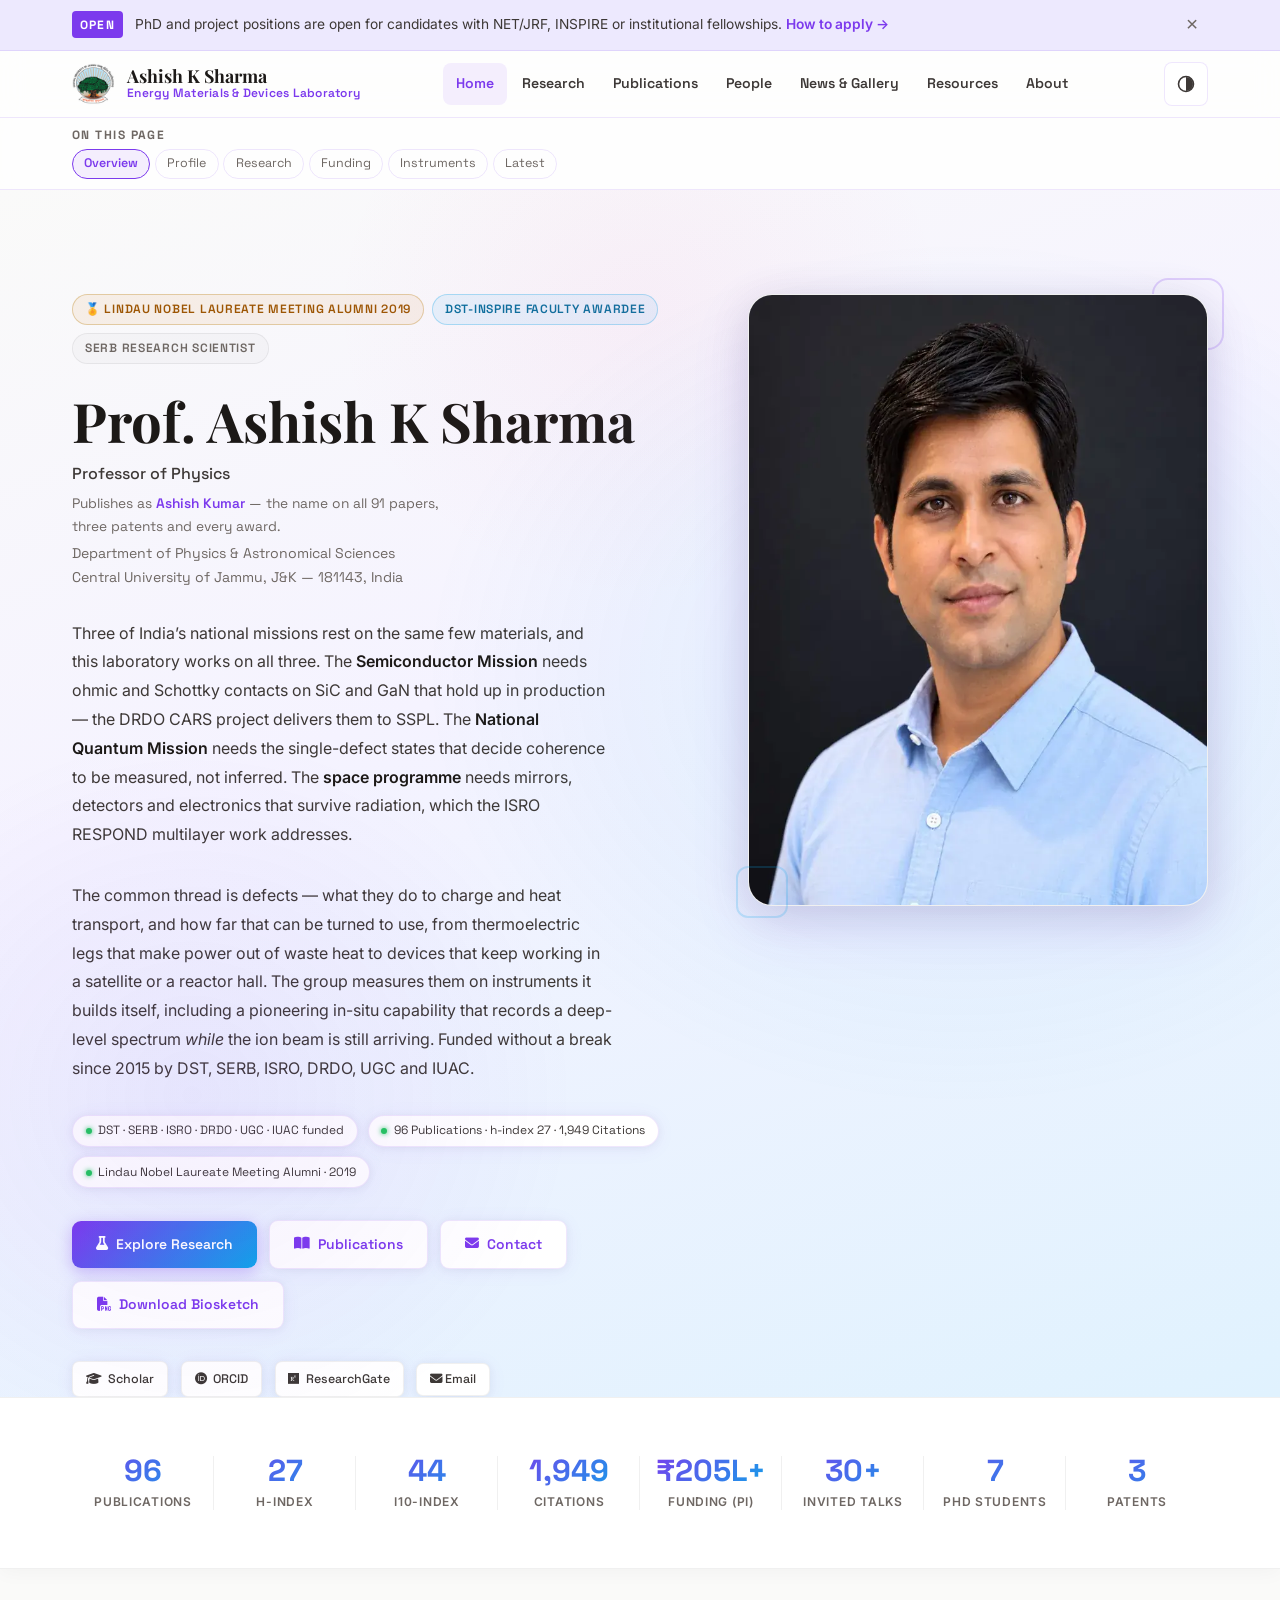
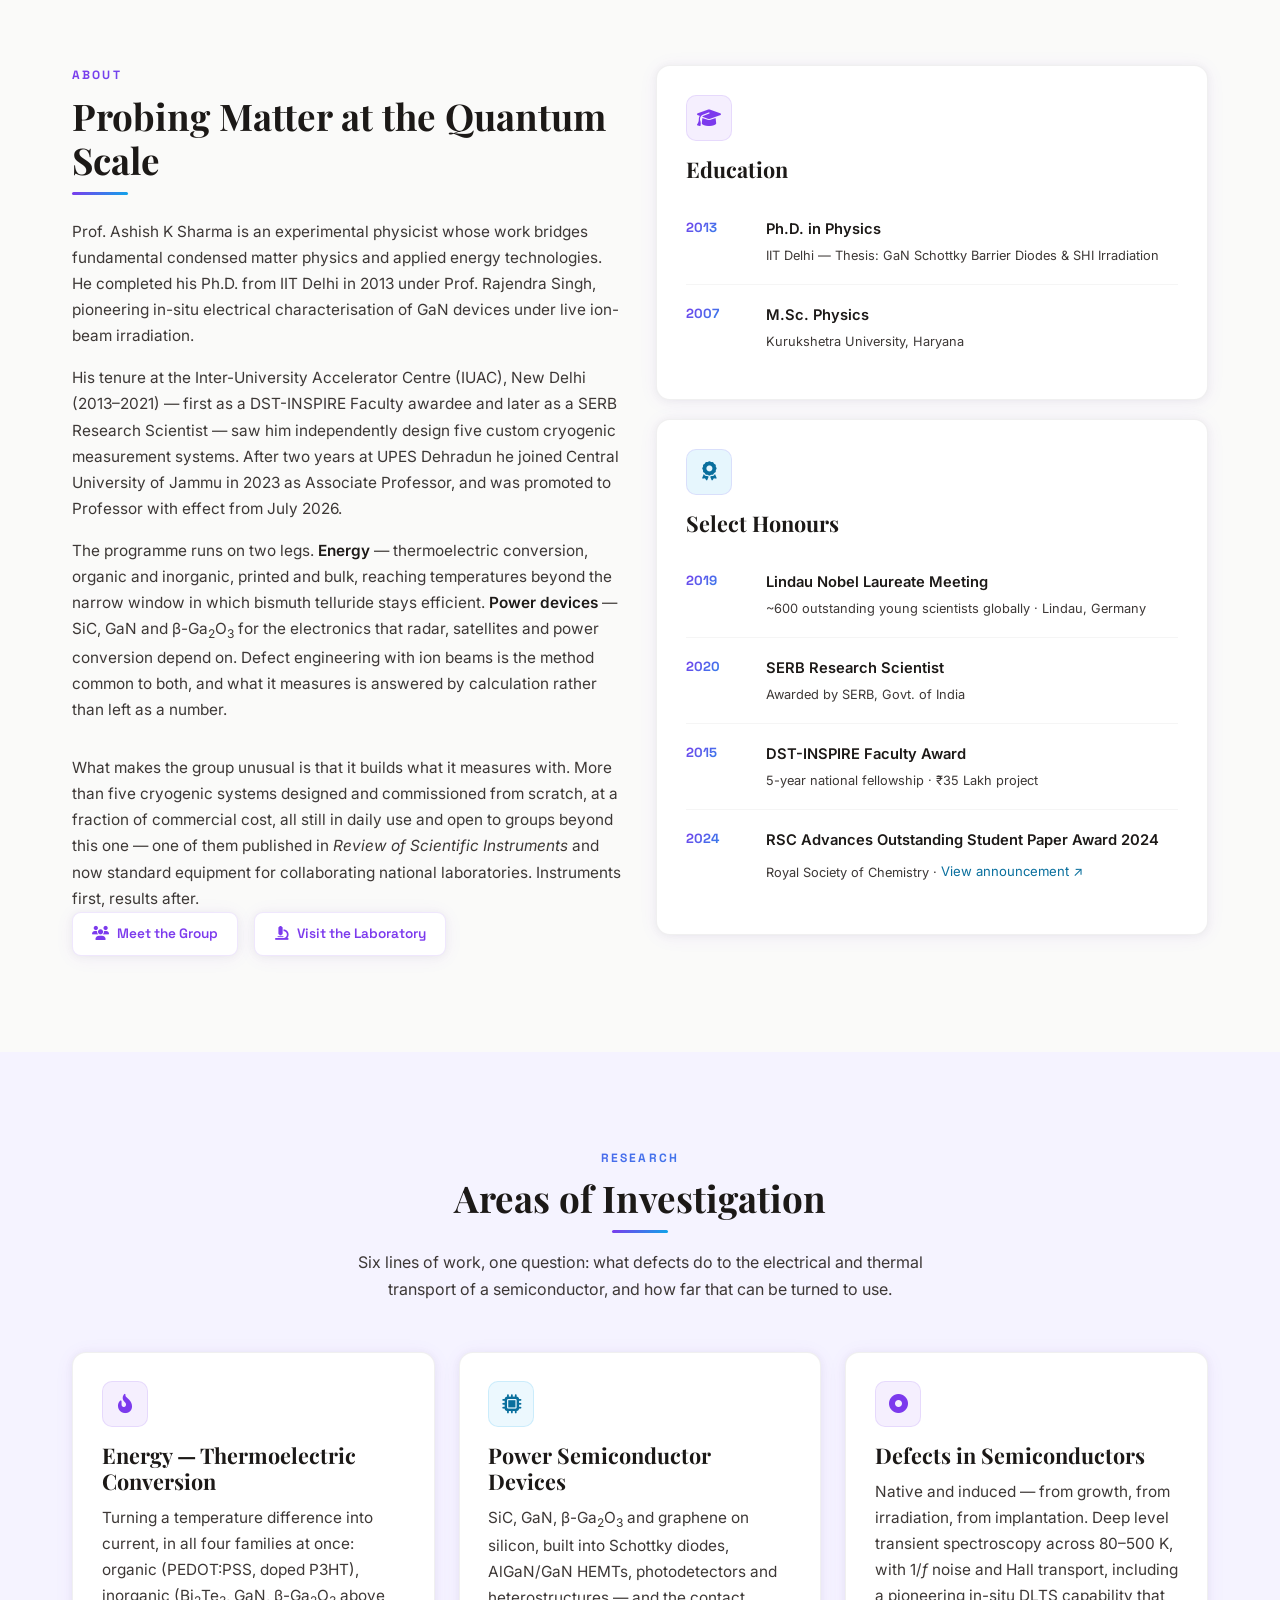
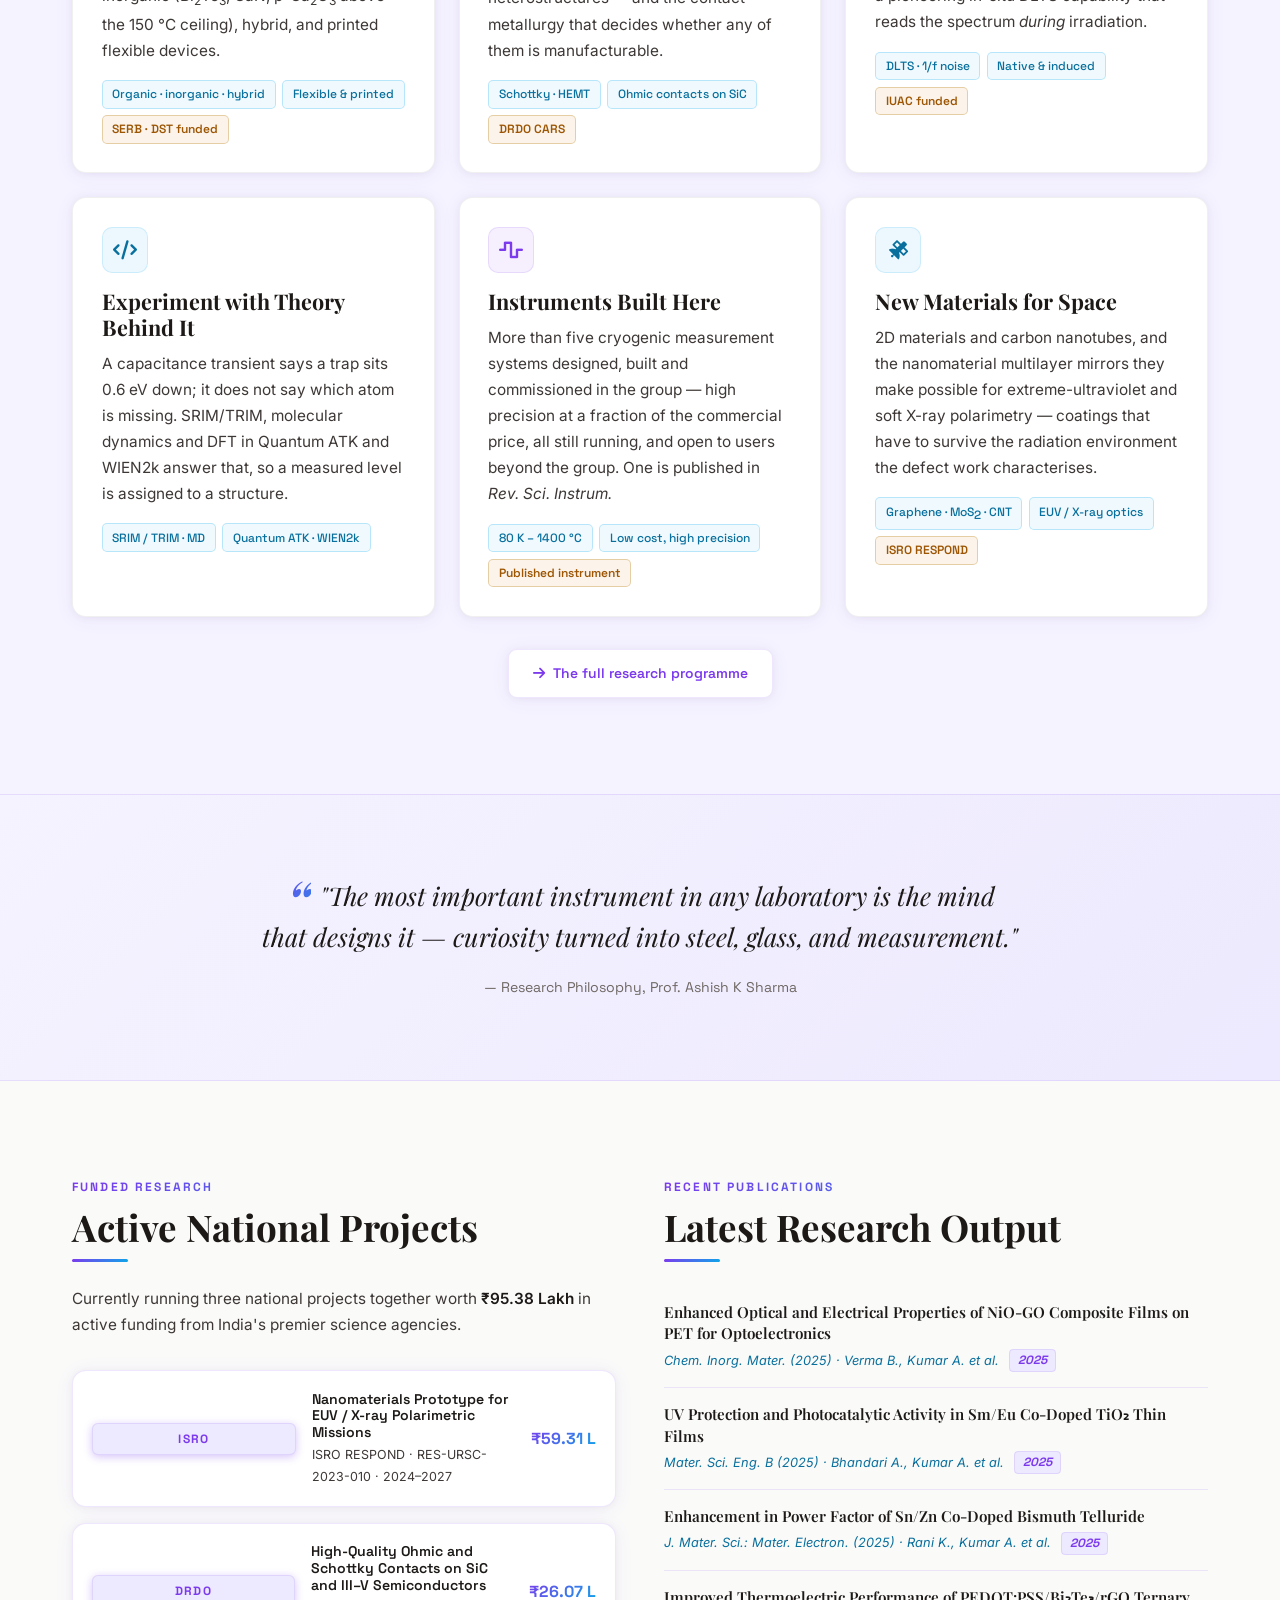
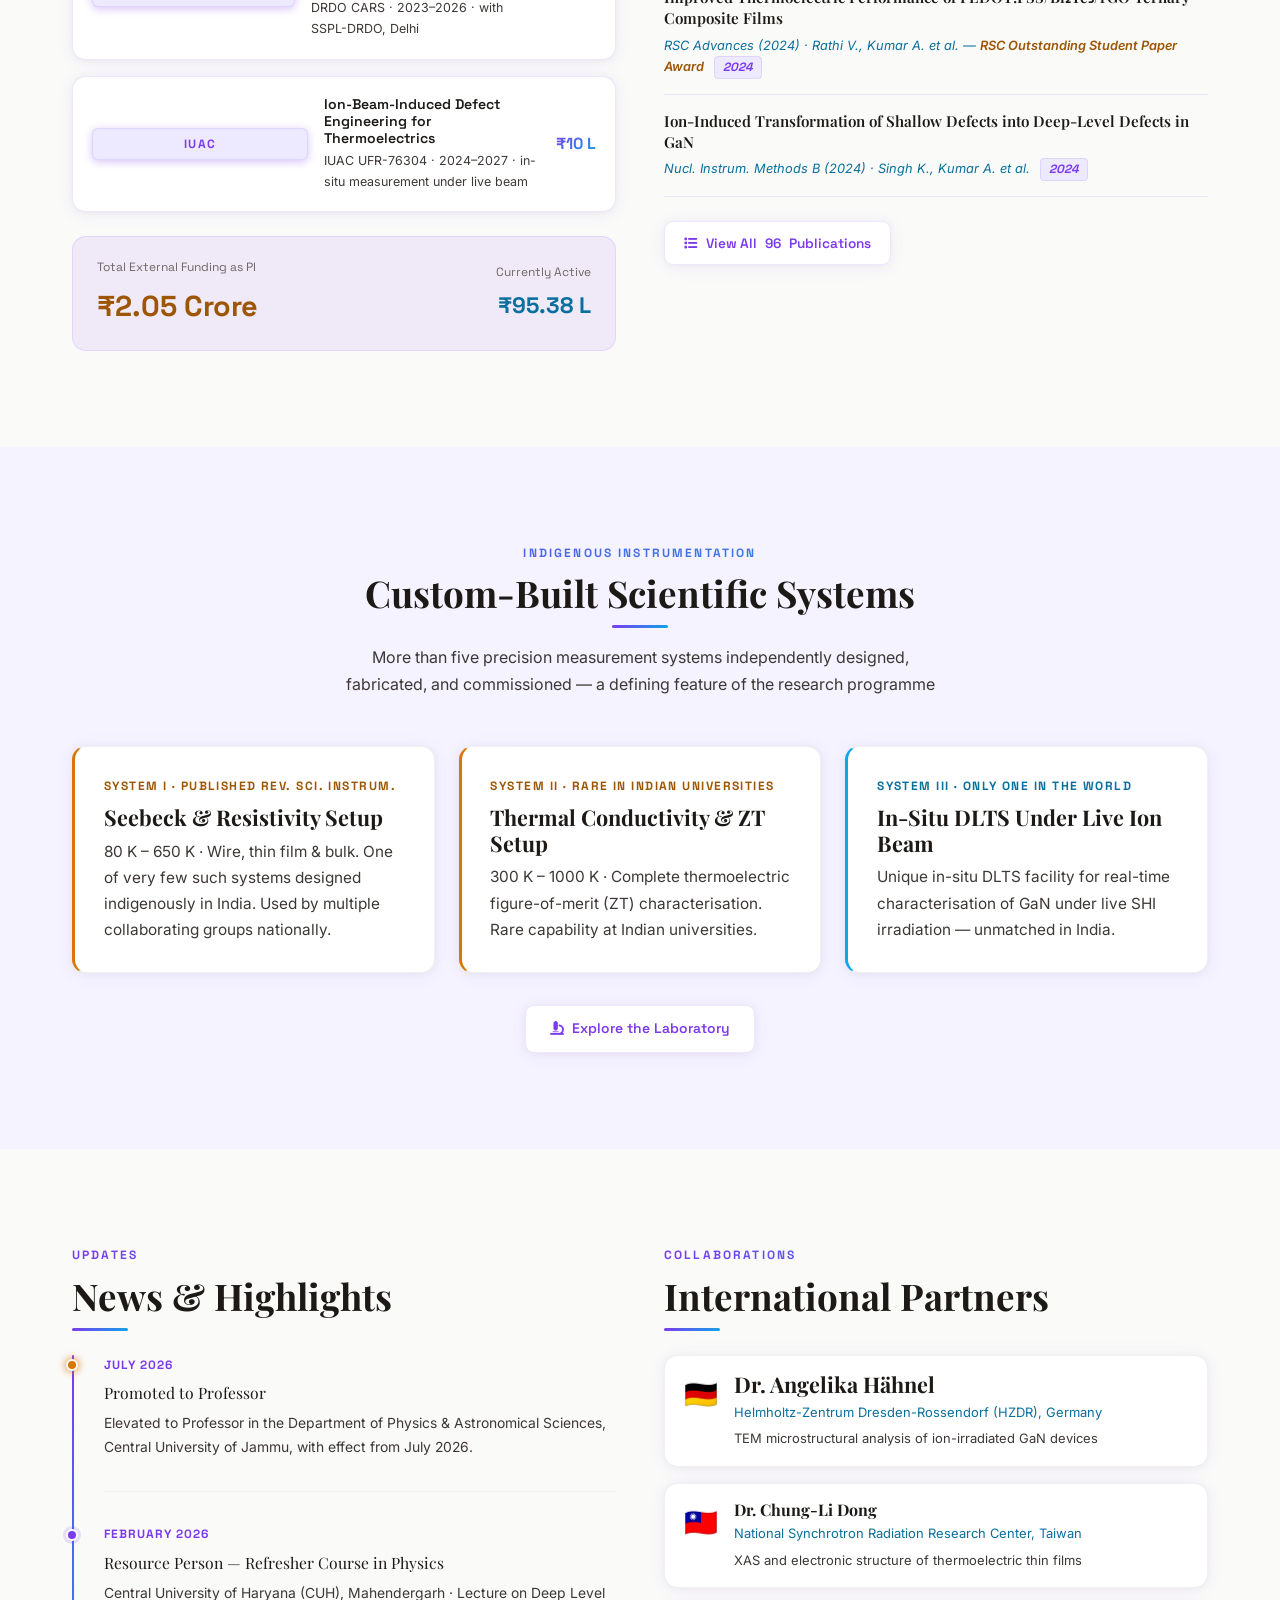
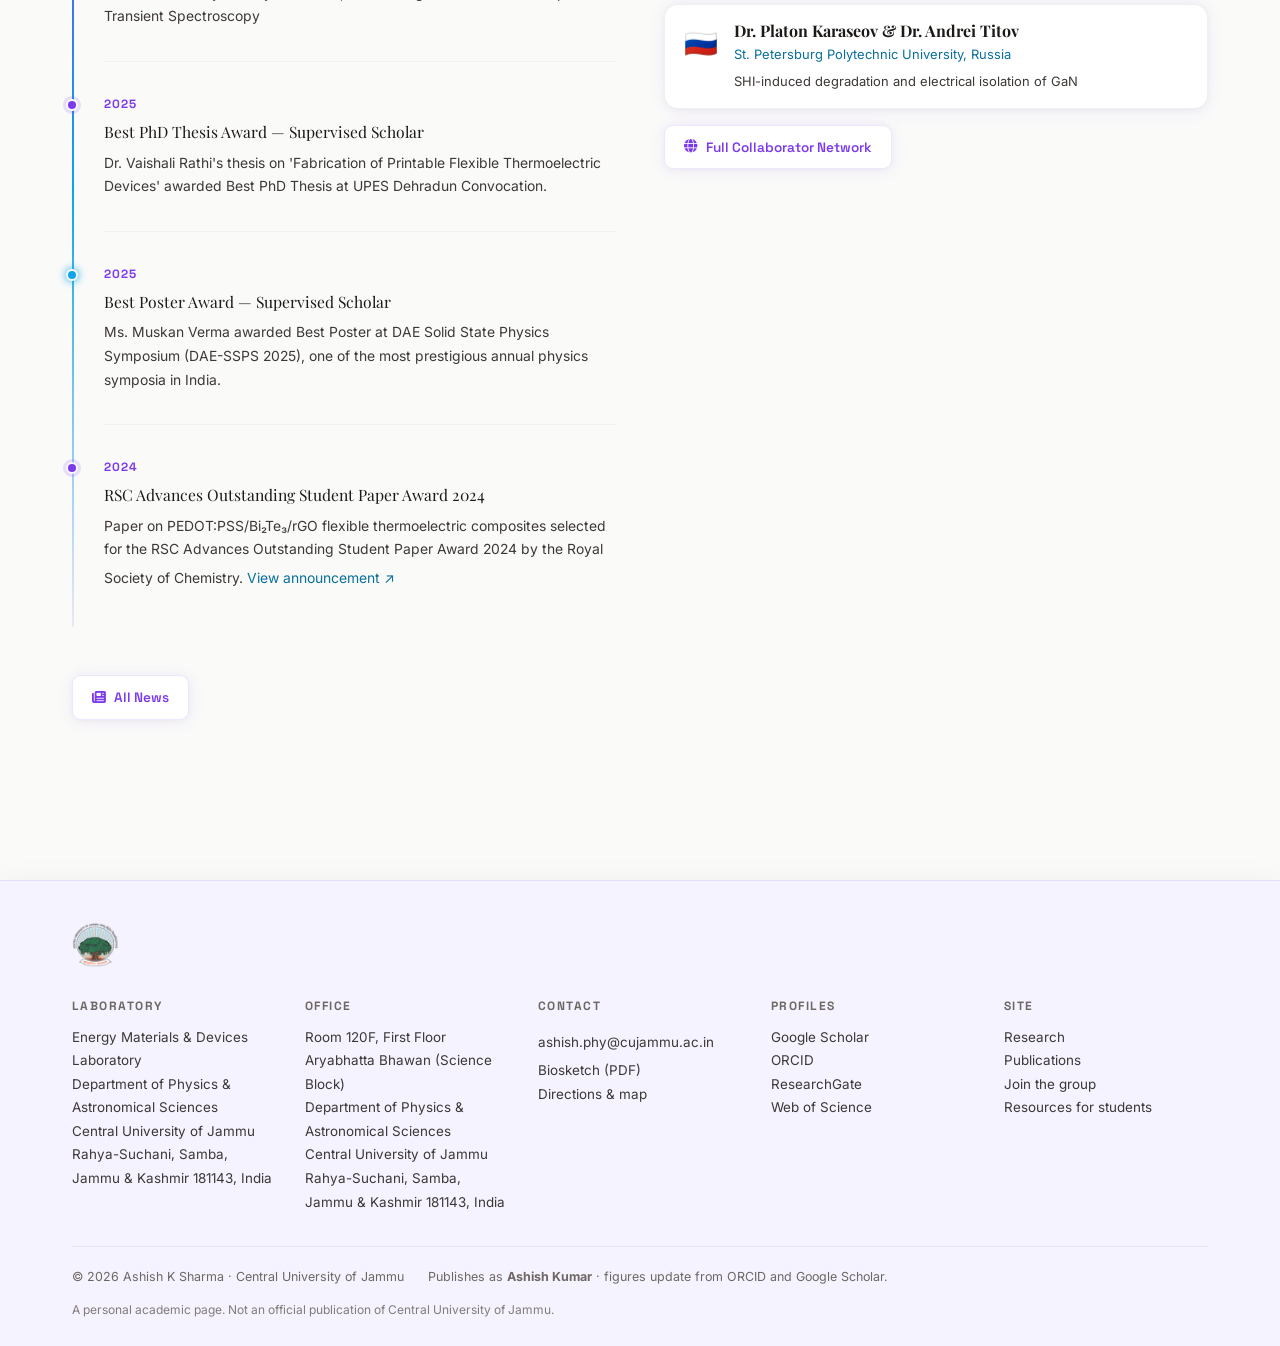
<file: index.html>
<!DOCTYPE html>
<html lang="en">
<head>
<meta charset="UTF-8">
<meta name="viewport" content="width=device-width, initial-scale=1.0, viewport-fit=cover">
<meta name="theme-color" content="#7c3aed" media="(prefers-color-scheme: light)">
<meta name="theme-color" content="#14131a" media="(prefers-color-scheme: dark)">
<title>Ashish K Sharma — Energy Materials &amp; Devices Laboratory</title>
<meta name="description" content="Prof. Ashish K Sharma — thermoelectrics, wide-bandgap semiconductor devices and ion-beam defect engineering at Central University of Jammu.">
<meta name="author" content="Ashish K Sharma">
<meta name="robots" content="index, follow, max-image-preview:large, max-snippet:-1">
<link rel="canonical" href="https://dr-aks.github.io/">
<link rel="icon" href="assets/images/favicon.svg" type="image/svg+xml">
<link rel="icon" href="assets/images/favicon.ico" sizes="any">
<link rel="apple-touch-icon" href="assets/images/apple-touch-icon.png">
<link rel="manifest" href="site.webmanifest">
<link rel="alternate" type="text/markdown" href="/llms.txt" title="Structured summary for AI assistants">
<meta property="og:type" content="website">
<meta property="og:url" content="https://dr-aks.github.io/">
<meta property="og:title" content="Ashish K Sharma — Energy Materials &amp; Devices Laboratory">
<meta property="og:description" content="Prof. Ashish K Sharma — thermoelectrics, wide-bandgap semiconductor devices and ion-beam defect engineering at Central University of Jammu.">
<meta property="og:image" content="https://dr-aks.github.io/assets/images/og-card.jpg">
<meta property="og:image:width" content="1200">
<meta property="og:image:height" content="630">
<meta property="og:image:alt" content="Prof. Ashish K Sharma — Energy Materials &amp; Devices Laboratory, Central University of Jammu">
<meta property="og:site_name" content="Ashish K Sharma — Energy Materials &amp; Devices Laboratory">
<meta property="og:locale" content="en_IN">
<meta name="twitter:card" content="summary_large_image">
<meta name="twitter:title" content="Ashish K Sharma — Energy Materials &amp; Devices Laboratory">
<meta name="twitter:description" content="Prof. Ashish K Sharma — thermoelectrics, wide-bandgap semiconductor devices and ion-beam defect engineering at Central University of Jammu.">
<meta name="twitter:image" content="https://dr-aks.github.io/assets/images/og-card.jpg">
<meta name="twitter:image:alt" content="Prof. Ashish K Sharma — Energy Materials &amp; Devices Laboratory, Central University of Jammu">
<!-- Critical, inline: WebKit was rendering images at natural size while the
     third-party font stylesheet blocked everything behind it. -->
<style>img,picture,video,svg{max-width:100%}picture{display:block}body{margin:0}</style>
<!-- Theme preference, applied before first paint so an explicit light/dark
     choice never flashes the wrong palette. Absence of this script leaves the
     page on the OS setting, which is the documented default. -->
<script>(function(){try{var t=localStorage.getItem("aks-theme");
if(t==="light"||t==="dark"){document.documentElement.setAttribute("data-theme",t);
var l=document.querySelector('meta[name="theme-color"][media*="light"]'),
d=document.querySelector('meta[name="theme-color"][media*="dark"]');
if(l&&d){l.media=(t==="light")?"all":"not all";d.media=(t==="dark")?"all":"not all";}}}catch(e){}})();</script>
<link rel="stylesheet" href="assets/css/style.css">
<link rel="stylesheet" href="assets/css/shell.css">
<link rel="preconnect" href="https://fonts.googleapis.com">
<link rel="preconnect" href="https://fonts.gstatic.com" crossorigin>
<link rel="stylesheet" href="https://fonts.googleapis.com/css2?family=Playfair+Display:wght@700;800&family=Space+Grotesk:wght@500;600;700&family=Inter:wght@400;500;600&display=swap" media="print" onload="this.media='all'">
<noscript><link rel="stylesheet" href="https://fonts.googleapis.com/css2?family=Playfair+Display:wght@700;800&family=Space+Grotesk:wght@500;600;700&family=Inter:wght@400;500;600&display=swap"></noscript>
<!-- Font Awesome, subset to the 84 icons this site actually uses and served
     from here: 102 KB of CSS plus 270 KB of webfonts became 4 KB and 10 KB,
     and the request no longer leaves the site. -->
<link rel="stylesheet" href="assets/css/icons.css">
<link rel="preload" href="assets/fonts/fa-solid-900-subset.woff2" as="font" type="font/woff2">
<script type="application/ld+json">
{
  "@context": "https://schema.org",
  "@type": "Person",
  "@id": "https://dr-aks.github.io/#person",
  "name": "Ashish K Sharma",
  "alternateName": [
    "Ashish Kumar",
    "Ashish Kumar Sharma",
    "A. K. Sharma"
  ],
  "givenName": "Ashish",
  "familyName": "Sharma",
  "honorificPrefix": "Prof.",
  "jobTitle": "Professor of Physics",
  "url": "https://dr-aks.github.io/",
  "image": "https://dr-aks.github.io/assets/images/profile-photo.jpg",
  "email": "mailto:ashish.phy@cujammu.ac.in",
  "identifier": "https://orcid.org/0000-0002-5240-3472",
  "description": "Experimental condensed-matter physicist working on thermoelectric energy conversion and wide-bandgap semiconductor devices, using controlled defect engineering with ion beams. Publishes under the name Ashish Kumar.",
  "worksFor": {
    "@type": "CollegeOrUniversity",
    "name": "Central University of Jammu",
    "url": "https://www.cujammu.ac.in/"
  },
  "affiliation": {
    "@type": "ResearchOrganization",
    "name": "Energy Materials & Devices Laboratory",
    "parentOrganization": {
      "@type": "CollegeOrUniversity",
      "name": "Central University of Jammu"
    }
  },
  "alumniOf": [
    {
      "@type": "CollegeOrUniversity",
      "name": "Indian Institute of Technology Delhi"
    },
    {
      "@type": "CollegeOrUniversity",
      "name": "Kurukshetra University"
    }
  ],
  "knowsAbout": [
    "Thermoelectric materials",
    "Thermoelectric energy conversion",
    "Wide-bandgap semiconductors",
    "Gallium nitride",
    "Silicon carbide",
    "Gallium oxide",
    "Schottky barrier diodes",
    "Radiation-hard electronics",
    "Deep Level Transient Spectroscopy",
    "Defect physics",
    "Swift heavy ion irradiation",
    "Ion-beam modification of materials",
    "2D materials",
    "Graphene",
    "EUV and X-ray multilayer optics",
    "Scientific instrumentation"
  ],
  "award": [
    "Lindau Nobel Laureate Meeting Alumnus (2019)",
    "DST-INSPIRE Faculty Award",
    "SERB Research Scientist",
    "RSC Advances Outstanding Student Paper Award 2024"
  ],
  "sameAs": [
    "https://scholar.google.com/citations?user=eSKL8HgAAAAJ",
    "https://orcid.org/0000-0002-5240-3472",
    "https://www.researchgate.net/profile/Ashish-Kumar-54"
  ]
}
</script>
<script type="application/ld+json">
{
  "@context": "https://schema.org",
  "@type": "WebSite",
  "@id": "https://dr-aks.github.io/#website",
  "url": "https://dr-aks.github.io/",
  "name": "Ashish K Sharma — Energy Materials & Devices Laboratory",
  "inLanguage": "en",
  "about": {
    "@id": "https://dr-aks.github.io/#person"
  },
  "publisher": {
    "@id": "https://dr-aks.github.io/#person"
  },
  "potentialAction": {
    "@type": "SearchAction",
    "target": {
      "@type": "EntryPoint",
      "urlTemplate": "https://dr-aks.github.io/publications.html?q={search_term_string}"
    },
    "query-input": "required name=search_term_string"
  }
}
</script>
<style>
/* ---- ported from the original index.html ---- */

    /* ---- HERO PARTICLE CANVAS ---- */
    #hero-canvas { position:absolute; inset:0; pointer-events:none; opacity:0.35; }

    /* ---- QUOTE SECTION ---- */
    .quote-section {
      padding: 5rem 0;
      text-align: center;
      background: linear-gradient(135deg, var(--bg2), var(--bg3));
      border-top: 1px solid var(--border);
      border-bottom: 1px solid var(--border);
    }
    .quote-text {
      font-family: var(--font-serif);
      font-size: clamp(1.1rem, 2vw, 1.6rem);
      font-style: italic;
      color: var(--text);
      max-width: 760px;
      margin: 0 auto 1rem;
      line-height: 1.6;
    }
    .quote-attr { color: var(--text3); font-size: 0.88rem; }

    /* ---- RECENT PUBS ---- */
    .pub-mini { padding: 1rem 0; border-bottom: 1px solid var(--border); }
    .pub-mini:last-child { border-bottom: none; }
    .pub-mini .journal { font-size: 0.8rem; color: var(--sky-ink); font-style: italic; }
    .pub-mini .year-badge { font-size: 0.75rem; font-family: var(--font-sans); font-weight: 700; color: var(--violet); background: var(--bg3); border: 1px solid var(--border); border-radius: 4px; padding: 0.15rem 0.5rem; margin-left: 0.4rem; }
    .pub-mini-title { font-family: var(--font-serif); font-size: 0.95rem; color: var(--text); line-height: 1.4; margin-bottom: 0.3rem; }

    /* ---- NEWS TICKER ---- */
    .news-chip-row { display: flex; flex-wrap: wrap; gap: 0.6rem; margin-top: 1rem; }
    .news-chip { font-size: 0.75rem; font-family: var(--font-sans); color: var(--text2); padding: 0.3rem 0.8rem; border: 1px solid var(--border); border-radius: 50px; }
    .news-chip .dot { width: 6px; height: 6px; background: #22c55e; border-radius: 50%; display: inline-block; margin-right: 0.4rem; box-shadow: 0 0 5px #22c55e; }

    /* ---- FUNDING STRIP ---- */
    .funding-item { display: flex; align-items: center; gap: 1rem; padding: 1.2rem; background: var(--card); border: 1px solid var(--border); border-radius: var(--radius); }
    .funding-logo { font-size: 0.75rem; font-family: var(--font-sans); font-weight: 800; letter-spacing: 0.1em; text-transform: uppercase; color: var(--violet); background: var(--bg3); border: 1px solid var(--border); border-radius: 6px; padding: 0.3rem 0.6rem; min-width: 60px; text-align: center; }
    .funding-details [data-h="4"] { font-family: var(--font-sans); font-size: 0.88rem; color: var(--text); margin-bottom: 0.2rem; }
    .funding-details p { font-size: 0.78rem; color: var(--text2); }
    .funding-amount { margin-left: auto; font-family: var(--font-sans); font-size: 1rem; font-weight: 700; color: var(--amber-ink); white-space: nowrap; }
  

  /* Scroll-reveal elements start at opacity:0 and are revealed by JS.
     Without JS they would stay invisible forever — show them immediately. */
  [data-anim]{opacity:1!important;transform:none!important}
  .fade-in{animation:none!important;opacity:1!important}

/* ---- corrections applied after the ported page CSS ---- */
.pi-avatar{width:min(280px,100%);height:auto;aspect-ratio:1;max-width:100%}
.pi-card{grid-template-columns:minmax(0,300px) minmax(0,1fr)}
@media (max-width:768px){ .pi-card{grid-template-columns:minmax(0,1fr)} }
.funding-item{flex-wrap:wrap}
.funding-item .funding-amount{flex:none;white-space:nowrap}
.funding-item > div:not(.funding-amount){flex:1 1 10rem;min-width:0}
.spec-row{flex-wrap:wrap;gap:0.2rem 1rem}
.spec-label,.spec-val{min-width:0;overflow-wrap:anywhere}
@media (max-width:560px){
  .research-block{grid-template-columns:minmax(0,1fr);gap:0.4rem}
  .project-row{grid-template-columns:minmax(0,1fr)}
}
.research-block,.project-row{min-width:0}
.research-block > *,.project-row > *{min-width:0}
/* a stat tile's figure must shrink with its tile, not spill out of it */
.card.text-center > div:first-child{font-size:clamp(1.15rem,5.5vw,2rem)!important;
  overflow-wrap:anywhere;hyphens:auto}
.card.text-center > div{overflow-wrap:anywhere}

/* The ten landmark papers sit in bordered cards with 1.3rem of left padding;
   the live ORCID list was rendering flush against the container, so the two
   lists on the same page started at different left edges. They match now. */
#orcid-pubs-container .pub-item{border:1px solid var(--border);
  border-radius:var(--radius);background:var(--card);
  padding:0.85rem 1.5rem 0.85rem 1.3rem;margin-bottom:0.55rem;
  border-left:3px solid var(--border2)}
#orcid-pubs-container .pub-item:hover{border-color:rgba(124,58,237,0.3);
  border-left-color:var(--violet)}
#orcid-pubs-container .pub-item:last-child{border-bottom:1px solid var(--border)}
#orcid-pubs-container .year-heading{padding-left:0.1rem}
</style>
</head>
<body>
<a class="skip-link" href="#main">Skip to content</a>
<div class="announce" role="region" aria-label="Announcement">
  <div class="wrap announce-in">
    <span class="ann-tag">Open</span>
    <p><span class="ann-long">PhD and project positions are open for candidates with NET/JRF, INSPIRE or institutional fellowships.</span><span class="ann-short">PhD and project positions are open.</span> <a href="people.html#join">How to apply &rarr;</a></p>
    <button type="button" class="ann-x" aria-label="Dismiss announcement">&times;</button>
  </div>
</div>
<header class="site-head" id="siteHead">
  <div class="wrap head-in">
    <a class="brand" href="index.html">
      <img src="assets/images/cuj-logo.png"
           srcset="assets/images/cuj-logo@2x.png 2x, assets/images/cuj-logo@3x.png 3x"
           width="56" height="53" alt="Central University of Jammu">
      <span class="brand-txt">
        <b>Ashish K Sharma</b>
        <i>Energy Materials &amp; Devices Laboratory</i>
      </span>
    </a>
    <button class="theme-toggle" type="button" id="themeToggle" data-theme-pref="auto"
            aria-label="Colour theme: following system setting. Activate to choose light."
            title="Colour theme: following system setting">
      <svg class="ti ti-auto" viewBox="0 0 24 24" aria-hidden="true" focusable="false"><circle cx="12" cy="12" r="9" fill="none" stroke="currentColor" stroke-width="1.9"/><path d="M12 3.6a8.4 8.4 0 0 1 0 16.8z" fill="currentColor"/></svg>
      <svg class="ti ti-light" viewBox="0 0 24 24" aria-hidden="true" focusable="false"><circle cx="12" cy="12" r="4.1" fill="currentColor"/><g stroke="currentColor" stroke-width="1.9" stroke-linecap="round"><path d="M12 2.2v2.5M12 19.3v2.5M2.2 12h2.5M19.3 12h2.5M5.1 5.1l1.8 1.8M17.1 17.1l1.8 1.8M18.9 5.1l-1.8 1.8M6.9 17.1l-1.8 1.8"/></g></svg>
      <svg class="ti ti-dark" viewBox="0 0 24 24" aria-hidden="true" focusable="false"><path d="M20.6 14.8A8.7 8.7 0 0 1 9.2 3.4a9 9 0 1 0 11.4 11.4z" fill="currentColor"/></svg>
    </button>
    <button class="nav-burger" type="button" aria-expanded="false" aria-controls="mainmenu"
            aria-label="Main menu"><span></span><span></span><span></span></button>
    <nav class="mainmenu" id="mainmenu" aria-label="Main">
      <ul>
      <li><a href="index.html" aria-current="page">Home</a></li>
      <li><a href="research.html">Research</a></li>
      <li><a href="publications.html">Publications</a></li>
      <li><a href="people.html">People</a></li>
      <li><a href="news.html">News &amp; Gallery</a></li>
      <li><a href="resources.html">Resources</a></li>
      <li><a href="about.html">About</a></li>
      </ul>
    </nav>
  </div>
</header>

<nav class="onthispage" id="onthispage" aria-label="On this page">
  <div class="otp-head">
    <span class="otp-label">On this page</span>
    <button type="button" class="otp-toggle" aria-expanded="false" aria-controls="otp-list">Sections</button>
  </div>
  <ul id="otp-list">
        <li><a href="#home">Overview</a></li>
        <li><a href="#about">Profile</a></li>
        <li><a href="#research-highlights">Research</a></li>
        <li><a href="#funding">Funding</a></li>
        <li><a href="#instrumentation">Instruments</a></li>
        <li><a href="#news">Latest</a></li>
  </ul>
</nav>
<main id="main" tabindex="-1">
<section class="hero" id="home">
  <canvas id="hero-canvas"></canvas>
  <div class="container">
    <div class="hero-grid">
      <!-- LEFT: Text -->
      <div>
        <div class="hero-badges fade-in">
          <span class="badge badge-gold">🏅 Lindau Nobel Laureate Meeting Alumni 2019</span>
          <span class="badge badge-teal">DST-INSPIRE Faculty Awardee</span>
          <span class="badge badge-muted">SERB Research Scientist</span>
        </div>
        <h1 class="hero-name fade-in delay-1" data-h="1">Prof. <span>Ashish K Sharma</span></h1>
        <p class="hero-title fade-in delay-2">Professor of Physics</p>
        <p class="hero-pubas fade-in delay-2">Publishes as <strong>Ashish Kumar</strong> &mdash;
          the name on all 91 papers, three patents and every award.</p>
        <p class="hero-inst fade-in delay-2">
          Department of Physics &amp; Astronomical Sciences<br>
          Central University of Jammu, J&amp;K — 181143, India
        </p>
        <p class="hero-desc fade-in delay-3">
          Three of India&rsquo;s national missions rest on the same few materials, and this
          laboratory works on all three. The <strong>Semiconductor Mission</strong> needs ohmic
          and Schottky contacts on SiC and GaN that hold up in production &mdash; the DRDO CARS
          project delivers them to SSPL. The <strong>National Quantum Mission</strong> needs the
          single-defect states that decide coherence to be measured, not inferred. The
          <strong>space programme</strong> needs mirrors, detectors and electronics that survive
          radiation, which the ISRO RESPOND multilayer work addresses.
        </p>
        <p class="hero-desc fade-in delay-3">
          The common thread is defects &mdash; what they do to charge and heat transport, and how
          far that can be turned to use, from thermoelectric legs that make power out of waste heat
          to devices that keep working in a satellite or a reactor hall. The group measures them on
          instruments it builds itself, including a pioneering in-situ capability that records a
          deep-level spectrum <em>while</em> the ion beam is still arriving. Funded without a break
          since 2015 by DST, SERB, ISRO, DRDO, UGC and IUAC.
        </p>

        <div class="news-chip-row fade-in delay-3">
          <span class="news-chip"><span class="dot"></span>DST · SERB · ISRO · DRDO · UGC · IUAC funded</span>
          <span class="news-chip"><span class="dot"></span><span data-scholar="scholar_items">96</span> Publications · h-index <span data-scholar="h_index">27</span> · <span data-scholar="citations">1,949</span> Citations</span>
          <span class="news-chip"><span class="dot"></span>Lindau Nobel Laureate Meeting Alumni · 2019</span>
        </div>

        <div class="hero-cta fade-in delay-4" style="margin-top:2rem;">
          <a href="research.html" class="btn btn-gold"><i class="fas fa-flask" aria-hidden="true"></i> Explore Research</a>
          <a href="publications.html" class="btn btn-outline"><i class="fas fa-book-open" aria-hidden="true"></i> Publications</a>
          <a href="about.html#contact" class="btn btn-outline"><i class="fas fa-envelope" aria-hidden="true"></i> Contact</a>
          <a href="ashish-kumar-biosketch.pdf" download class="btn btn-outline"><i class="fas fa-file-pdf" aria-hidden="true"></i> Download Biosketch</a>
        </div>

        <div class="hero-social fade-in delay-4" style="margin-top:1.5rem;">
          <a href="https://scholar.google.com/citations?user=eSKL8HgAAAAJ" target="_blank" rel="noopener noreferrer"><i class="fas fa-graduation-cap" aria-hidden="true"></i> Scholar</a>
          <a href="https://orcid.org/0000-0002-5240-3472" target="_blank" rel="noopener noreferrer"><i class="fab fa-orcid" aria-hidden="true"></i> ORCID</a>
          <a href="https://www.researchgate.net/profile/Ashish-Kumar-54" target="_blank" rel="noopener noreferrer"><i class="fab fa-researchgate" aria-hidden="true"></i> ResearchGate</a>
          <a href="mailto:ashish.phy@cujammu.ac.in"><i class="fas fa-envelope" aria-hidden="true"></i> Email</a>
        </div>
      </div>

      <!-- RIGHT: Photo -->
      <div class="profile-wrap fade-in delay-2">
        <div class="profile-deco"></div>
        <div class="profile-photo">
          <picture><source type="image/webp" srcset="assets/images/profile-photo-480.webp 480w, assets/images/profile-photo-720.webp 720w, assets/images/profile-photo.webp 900w" sizes="(max-width:700px) 92vw, 560px"><img loading="eager" fetchpriority="high" decoding="async" src="assets/images/profile-photo.jpg"
               alt="Prof. Ashish K Sharma — Professor, Central University of Jammu"
               width="900" height="1200"
               style="width:100%;display:block;"
               onerror="this.style.display='none';var p=this.parentNode,n=(p&&p.tagName==='PICTURE'?p:this).nextElementSibling;if(n)n.style.display='flex';" srcset="assets/images/profile-photo-480.jpg 480w, assets/images/profile-photo-720.jpg 720w, assets/images/profile-photo.jpg 900w" sizes="(max-width:700px) 92vw, 560px"></picture>
          <div class="placeholder" style="display:none;">
            <svg width="80" height="80" viewBox="0 0 80 80" fill="none" xmlns="http://www.w3.org/2000/svg">
              <circle cx="40" cy="28" r="18" stroke="#7c3aed" stroke-width="2"/>
              <path d="M10 72c0-16.6 13.4-30 30-30s30 13.4 30 30" stroke="#7c3aed" stroke-width="2" stroke-linecap="round"/>
            </svg>
            
          </div>
        </div>
        <div class="profile-deco2"></div>

      </div>
    </div>
  </div>
</section>

<div class="metrics-strip">
  <div class="container">
    <div class="metrics-grid">
      <div class="metric-item">
        <span class="metric-num" data-metric="scholar_items" data-target="96" data-suffix="">96</span>
        <span class="metric-label">Publications</span>
      </div>
      <div class="metric-item">
        <span class="metric-num" data-metric="h_index" data-target="27">27</span>
        <span class="metric-label">h-index</span>
      </div>
      <div class="metric-item">
        <span class="metric-num" data-metric="i10_index" data-target="44">44</span>
        <span class="metric-label">i10-index</span>
      </div>
      <div class="metric-item">
        <span class="metric-num" data-metric="citations" data-target="1949">1,949</span>
        <span class="metric-label">Citations</span>
      </div>
      <div class="metric-item">
        <span class="metric-num" data-target="205" data-prefix="₹" data-suffix="L+">₹205L+</span>
        <span class="metric-label">Funding (PI)</span>
      </div>
      <div class="metric-item">
        <span class="metric-num" data-target="30" data-suffix="+">30+</span>
        <span class="metric-label">Invited Talks</span>
      </div>
      <div class="metric-item">
        <span class="metric-num" data-target="7">7</span>
        <span class="metric-label">PhD Students</span>
      </div>
      <div class="metric-item">
        <span class="metric-num" data-target="3">3</span>
        <span class="metric-label">Patents</span>
      </div>
    </div>
  </div>
</div>

<section class="section" id="about">
  <div class="container">
    <div class="grid-2 gap-2" style="align-items:start;">
      <div data-delay="1">
        <span class="section-label">About</span>
        <h2 class="section-title" data-h="2">Probing Matter at the Quantum Scale</h2>
        <div class="section-divider"></div>
        <p style="margin-bottom:1rem;">
          Prof. Ashish K Sharma is an experimental physicist whose work bridges fundamental condensed matter physics
          and applied energy technologies. He completed his Ph.D. from IIT Delhi in 2013 under Prof. Rajendra Singh,
          pioneering in-situ electrical characterisation of GaN devices under live ion-beam irradiation.
        </p>
        <p style="margin-bottom:1rem;">
          His tenure at the Inter-University Accelerator Centre (IUAC), New Delhi (2013&ndash;2021) &mdash; first as a
          DST-INSPIRE Faculty awardee and later as a SERB Research Scientist &mdash; saw him independently design
          five custom cryogenic measurement systems. After two years at UPES Dehradun he joined Central University
          of Jammu in 2023 as Associate Professor, and was promoted to Professor with effect from July 2026.
        </p>
        <p style="margin-bottom:2rem;">
          The programme runs on two legs. <strong>Energy</strong> — thermoelectric conversion,
          organic and inorganic, printed and bulk, reaching temperatures beyond the narrow window
          in which bismuth telluride stays efficient. <strong>Power devices</strong> — SiC, GaN and &beta;-Ga<sub>2</sub>O<sub>3</sub>
          for the electronics that radar, satellites and power conversion depend on. Defect
          engineering with ion beams is the method common to both, and what it measures is
          answered by calculation rather than left as a number.
        </p>
        <p>
          What makes the group unusual is that it builds what it measures with. More than five
          cryogenic systems designed and commissioned from scratch, at a fraction of commercial
          cost, all still in daily use and open to groups beyond this one — one of them published
          in <em>Review of Scientific Instruments</em> and now standard equipment for collaborating
          national laboratories. Instruments first, results after.</p>
        <div style="display:flex;gap:1rem;flex-wrap:wrap;">
          <a href="people.html" class="btn btn-outline" style="font-size:0.85rem;padding:0.6rem 1.2rem;"><i class="fas fa-users" aria-hidden="true"></i> Meet the Group</a>
          <a href="research.html#lab" class="btn btn-outline" style="font-size:0.85rem;padding:0.6rem 1.2rem;"><i class="fas fa-microscope" aria-hidden="true"></i> Visit the Laboratory</a>
        </div>
      </div>

      <div data-delay="2">
        <!-- Education & Awards Quick View -->
        <div class="card" style="margin-bottom:1.2rem;">
          <div class="card-icon"><i class="fas fa-graduation-cap" aria-hidden="true"></i></div>
          <h3 style="margin-bottom:1rem;color:var(--text);" data-h="3">Education</h3>
          <div class="award-item">
            <span class="award-year">2013</span>
            <div><div class="award-name">Ph.D. in Physics</div><div class="award-body">IIT Delhi — Thesis: GaN Schottky Barrier Diodes &amp; SHI Irradiation</div></div>
          </div>
          <div class="award-item">
            <span class="award-year">2007</span>
            <div><div class="award-name">M.Sc. Physics</div><div class="award-body">Kurukshetra University, Haryana</div></div>
          </div>
        </div>
        <div class="card">
          <div class="card-icon" style="background:rgba(14,165,233,0.1);color:var(--sky-ink);border-color:var(--border);"><i class="fas fa-award" aria-hidden="true"></i></div>
          <h3 style="margin-bottom:1rem;color:var(--text);" data-h="3">Select Honours</h3>
          <div class="award-item">
            <span class="award-year">2019</span>
            <div><div class="award-name">Lindau Nobel Laureate Meeting</div><div class="award-body">~600 outstanding young scientists globally · Lindau, Germany</div></div>
          </div>
          <div class="award-item">
            <span class="award-year">2020</span>
            <div><div class="award-name">SERB Research Scientist</div><div class="award-body">Awarded by SERB, Govt. of India</div></div>
          </div>
          <div class="award-item">
            <span class="award-year">2015</span>
            <div><div class="award-name">DST-INSPIRE Faculty Award</div><div class="award-body">5-year national fellowship · ₹35 Lakh project</div></div>
          </div>
          <div class="award-item">
            <span class="award-year">2024</span>
            <div><div class="award-name">RSC Advances Outstanding Student Paper Award 2024</div><div class="award-body">Royal Society of Chemistry &middot; <a href="https://blogs.rsc.org/ra/2025/11/18/rsc-advances-outstanding-student-paper-awards-2024/" target="_blank" rel="noopener noreferrer" style="color:var(--sky-ink);font-size:0.82rem;">View announcement &#8599;</a></div></div>
          </div>
        </div>
      </div>
    </div>
  </div>
</section>

<section class="section section-alt" id="research-highlights">
  <div class="container">
    <div class="text-center mb-3">
      <span class="section-label">Research</span>
      <h2 class="section-title" data-h="2">Areas of Investigation</h2>
      <div class="section-divider" style="margin:0 auto 1rem;"></div>
      <p class="section-subtitle" style="margin:0 auto;">Six lines of work, one question: what defects do to the electrical and thermal transport of a semiconductor, and how far that can be turned to use.</p>
    </div>
    <div class="grid-3" style="grid-template-columns:repeat(auto-fill, minmax(min(300px,100%),1fr));">

      <div class="card" data-delay="1">
        <div class="card-icon"><i class="fas fa-fire-flame-curved" aria-hidden="true"></i></div>
        <h3 data-h="3">Energy &mdash; Thermoelectric Conversion</h3>
        <p style="margin:0.6rem 0 1rem;">Turning a temperature difference into current, in all four families at once: organic (PEDOT:PSS, doped P3HT), inorganic (Bi<sub>2</sub>Te<sub>3</sub>, GaN, &beta;-Ga<sub>2</sub>O<sub>3</sub> above the 150&nbsp;&deg;C ceiling), hybrid, and printed flexible devices.</p>
        <div class="tags"><span class="tag">Organic &middot; inorganic &middot; hybrid</span><span class="tag">Flexible &amp; printed</span><span class="tag gold-tag">SERB &middot; DST funded</span></div>
      </div>

      <div class="card" data-delay="2">
        <div class="card-icon teal"><i class="fas fa-microchip" aria-hidden="true"></i></div>
        <h3 data-h="3">Power Semiconductor Devices</h3>
        <p style="margin:0.6rem 0 1rem;">SiC, GaN, &beta;-Ga<sub>2</sub>O<sub>3</sub> and graphene on silicon, built into Schottky diodes, AlGaN/GaN HEMTs, photodetectors and heterostructures &mdash; and the contact metallurgy that decides whether any of them is manufacturable.</p>
        <div class="tags"><span class="tag">Schottky &middot; HEMT</span><span class="tag">Ohmic contacts on SiC</span><span class="tag gold-tag">DRDO CARS</span></div>
      </div>

      <div class="card" data-delay="3">
        <div class="card-icon"><i class="fas fa-circle-dot" aria-hidden="true"></i></div>
        <h3 data-h="3">Defects in Semiconductors</h3>
        <p style="margin:0.6rem 0 1rem;">Native and induced &mdash; from growth, from irradiation, from implantation. Deep level transient spectroscopy across 80&ndash;500&nbsp;K, with 1/<i>f</i> noise and Hall transport, including a pioneering in-situ DLTS capability that reads the spectrum <em>during</em> irradiation.</p>
        <div class="tags"><span class="tag">DLTS &middot; 1/f noise</span><span class="tag">Native &amp; induced</span><span class="tag gold-tag">IUAC funded</span></div>
      </div>

      <div class="card" data-delay="4">
        <div class="card-icon teal"><i class="fas fa-code" aria-hidden="true"></i></div>
        <h3 data-h="3">Experiment with Theory Behind It</h3>
        <p style="margin:0.6rem 0 1rem;">A capacitance transient says a trap sits 0.6&nbsp;eV down; it does not say which atom is missing. SRIM/TRIM, molecular dynamics and DFT in Quantum ATK and WIEN2k answer that, so a measured level is assigned to a structure.</p>
        <div class="tags"><span class="tag">SRIM / TRIM &middot; MD</span><span class="tag">Quantum ATK &middot; WIEN2k</span></div>
      </div>

      <div class="card" data-delay="5">
        <div class="card-icon"><i class="fas fa-wave-square" aria-hidden="true"></i></div>
        <h3 data-h="3">Instruments Built Here</h3>
        <p style="margin:0.6rem 0 1rem;">More than five cryogenic measurement systems designed, built and commissioned in the group &mdash; high precision at a fraction of the commercial price, all still running, and open to users beyond the group. One is published in <em>Rev. Sci. Instrum.</em></p>
        <div class="tags"><span class="tag">80 K &ndash; 1400 &deg;C</span><span class="tag">Low cost, high precision</span><span class="tag gold-tag">Published instrument</span></div>
      </div>

      <div class="card" data-delay="6">
        <div class="card-icon teal"><i class="fas fa-satellite" aria-hidden="true"></i></div>
        <h3 data-h="3">New Materials for Space</h3>
        <p style="margin:0.6rem 0 1rem;">2D materials and carbon nanotubes, and the nanomaterial multilayer mirrors they make possible for extreme-ultraviolet and soft X-ray polarimetry &mdash; coatings that have to survive the radiation environment the defect work characterises.</p>
        <div class="tags"><span class="tag">Graphene &middot; MoS<sub>2</sub> &middot; CNT</span><span class="tag">EUV / X-ray optics</span><span class="tag gold-tag">ISRO RESPOND</span></div>
      </div>

    </div>
    <div class="text-center mt-2">
      <a href="research.html" class="btn btn-outline"><i class="fas fa-arrow-right" aria-hidden="true"></i> The full research programme</a>
    </div>
  </div>
</section>


<div class="quote-section">
  <div class="container">
    <p class="quote-text">
      "The most important instrument in any laboratory is the mind that designs it —
       curiosity turned into steel, glass, and measurement."
    </p>
    <span class="quote-attr">— Research Philosophy, Prof. Ashish K Sharma</span>
  </div>
</div>

<section class="section" id="funding">
  <div class="container">
    <div class="grid-2" style="align-items:start;gap:3rem;">
      <div>
        <span class="section-label">Funded Research</span>
        <h2 class="section-title" data-h="2">Active National Projects</h2>
        <div class="section-divider"></div>
        <p style="margin-bottom:2rem;">Currently running three national projects together worth <strong>₹95.38 Lakh</strong> in active funding from India's premier science agencies.</p>

        <div style="display:flex;flex-direction:column;gap:1rem;">
          <div class="funding-item">
            <div class="funding-logo">ISRO</div>
            <div class="funding-details">
              <h3 data-h="4">Nanomaterials Prototype for EUV / X-ray Polarimetric Missions</h3>
              <p>ISRO RESPOND · RES-URSC-2023-010 · 2024–2027</p>
            </div>
            <div class="funding-amount">₹59.31 L</div>
          </div>
          <div class="funding-item">
            <div class="funding-logo">DRDO</div>
            <div class="funding-details">
              <h4 data-h="4">High-Quality Ohmic and Schottky Contacts on SiC and III–V Semiconductors</h4>
              <p>DRDO CARS · 2023–2026 · with SSPL-DRDO, Delhi</p>
            </div>
            <div class="funding-amount">₹26.07 L</div>
          </div>
          <div class="funding-item">
            <div class="funding-logo">IUAC</div>
            <div class="funding-details">
              <h4 data-h="4">Ion-Beam-Induced Defect Engineering for Thermoelectrics</h4>
              <p>IUAC UFR-76304 · 2024–2027 · in-situ measurement under live beam</p>
            </div>
            <div class="funding-amount">₹10 L</div>
          </div>
        </div>

        <div class="highlight-box" style="margin-top:1.5rem;">
          <div style="display:flex;justify-content:space-between;align-items:center;">
            <div>
              <div style="font-size:0.75rem;color:var(--text3);font-family:var(--font-sans);margin-bottom:0.3rem;">Total External Funding as PI</div>
              <div style="font-size:1.8rem;font-weight:700;color:var(--amber-ink);font-family:var(--font-sans);">₹2.05 Crore</div>
            </div>
            <div style="text-align:right;">
              <div style="font-size:0.75rem;color:var(--text3);font-family:var(--font-sans);margin-bottom:0.3rem;">Currently Active</div>
              <div style="font-size:1.4rem;font-weight:700;color:var(--sky-ink);font-family:var(--font-sans);">₹95.38 L</div>
            </div>
          </div>
        </div>
      </div>

      <div data-delay="2">
        <span class="section-label">Recent Publications</span>
        <h2 class="section-title" data-h="2">Latest Research Output</h2>
        <div class="section-divider"></div>

        <div class="pub-mini">
          <div class="pub-mini-title">Enhanced Optical and Electrical Properties of NiO-GO Composite Films on PET for Optoelectronics</div>
          <div class="journal">Chem. Inorg. Mater. (2025) · Verma B., Kumar A. et al. <span class="year-badge">2025</span></div>
        </div>
        <div class="pub-mini">
          <div class="pub-mini-title">UV Protection and Photocatalytic Activity in Sm/Eu Co-Doped TiO₂ Thin Films</div>
          <div class="journal">Mater. Sci. Eng. B (2025) · Bhandari A., Kumar A. et al. <span class="year-badge">2025</span></div>
        </div>
        <div class="pub-mini">
          <div class="pub-mini-title">Enhancement in Power Factor of Sn/Zn Co-Doped Bismuth Telluride</div>
          <div class="journal">J. Mater. Sci.: Mater. Electron. (2025) · Rani K., Kumar A. et al. <span class="year-badge">2025</span></div>
        </div>
        <div class="pub-mini">
          <div class="pub-mini-title">Improved Thermoelectric Performance of PEDOT:PSS/Bi₂Te₃/rGO Ternary Composite Films</div>
          <div class="journal">RSC Advances (2024) · Rathi V., Kumar A. et al. — <strong style="color:var(--amber-ink);">RSC Outstanding Student Paper Award</strong> <span class="year-badge">2024</span></div>
        </div>
        <div class="pub-mini">
          <div class="pub-mini-title">Ion-Induced Transformation of Shallow Defects into Deep-Level Defects in GaN</div>
          <div class="journal">Nucl. Instrum. Methods B (2024) · Singh K., Kumar A. et al. <span class="year-badge">2024</span></div>
        </div>

        <div style="margin-top:1.5rem;">
          <a href="publications.html" class="btn btn-outline" style="font-size:0.85rem;padding:0.6rem 1.2rem;"><i class="fas fa-list" aria-hidden="true"></i> View All <span data-scholar="scholar_items">96</span> Publications</a>
        </div>
      </div>
    </div>
  </div>
</section>

<section id="instrumentation" class="section section-alt">
  <div class="container">
    <div class="text-center mb-3">
      <span class="section-label">Indigenous Instrumentation</span>
      <h2 class="section-title" data-h="2">Custom-Built Scientific Systems</h2>
      <div class="section-divider" style="margin:0 auto 1rem;"></div>
      <p class="section-subtitle" style="margin:0 auto;">More than five precision measurement systems independently designed, fabricated, and commissioned — a defining feature of the research programme</p>
    </div>
    <div class="grid-3" style="grid-template-columns:repeat(auto-fill,minmax(min(280px,100%),1fr));">
      <div class="card" data-delay="1" style="border-left:3px solid var(--amber);">
        <div style="font-size:0.75rem;font-family:var(--font-sans);font-weight:700;text-transform:uppercase;letter-spacing:0.12em;color:var(--amber-ink);margin-bottom:0.5rem;">System I · Published Rev. Sci. Instrum.</div>
        <h3 style="color:var(--text);margin-bottom:0.5rem;" data-h="3">Seebeck &amp; Resistivity Setup</h3>
        <p>80 K – 650 K · Wire, thin film &amp; bulk. One of very few such systems designed indigenously in India. Used by multiple collaborating groups nationally.</p>
      </div>
      <div class="card" data-delay="2" style="border-left:3px solid var(--amber);">
        <div style="font-size:0.75rem;font-family:var(--font-sans);font-weight:700;text-transform:uppercase;letter-spacing:0.12em;color:var(--amber-ink);margin-bottom:0.5rem;">System II · Rare in Indian universities</div>
        <h3 style="color:var(--text);margin-bottom:0.5rem;" data-h="3">Thermal Conductivity &amp; ZT Setup</h3>
        <p>300 K – 1000 K · Complete thermoelectric figure-of-merit (ZT) characterisation. Rare capability at Indian universities.</p>
      </div>
      <div class="card" data-delay="3" style="border-left:3px solid var(--sky);">
        <div style="font-size:0.75rem;font-family:var(--font-sans);font-weight:700;text-transform:uppercase;letter-spacing:0.12em;color:var(--sky-ink);margin-bottom:0.5rem;">System III · Only one in the world</div>
        <h3 style="color:var(--text);margin-bottom:0.5rem;" data-h="3">In-Situ DLTS Under Live Ion Beam</h3>
        <p>Unique in-situ DLTS facility for real-time characterisation of GaN under live SHI irradiation — unmatched in India.</p>
      </div>
    </div>
    <div class="text-center mt-2">
      <a href="research.html#lab" class="btn btn-outline"><i class="fas fa-microscope" aria-hidden="true"></i> Explore the Laboratory</a>
    </div>
  </div>
</section>

<section class="section" id="news">
  <div class="container">
    <div class="grid-2" style="gap:3rem;align-items:start;">
      <div>
        <span class="section-label">Updates</span>
        <h2 class="section-title" data-h="2">News &amp; Highlights</h2>
        <div class="section-divider"></div>

        <div class="timeline" style="margin-top:1.5rem;">
          <div class="timeline-item">
            <div class="timeline-dot" style="background:var(--amber);box-shadow:0 0 8px var(--amber);"></div>
            <div class="timeline-date">July 2026</div>
            <div class="timeline-title">Promoted to Professor</div>
            <div class="timeline-desc">Elevated to Professor in the Department of Physics &amp; Astronomical Sciences, Central University of Jammu, with effect from July 2026.</div>
          </div>
          <div class="timeline-item">
            <div class="timeline-dot"></div>
            <div class="timeline-date">February 2026</div>
            <div class="timeline-title">Resource Person — Refresher Course in Physics</div>
            <div class="timeline-desc">Central University of Haryana (CUH), Mahendergarh · Lecture on Deep Level Transient Spectroscopy</div>
          </div>
          <div class="timeline-item">
            <div class="timeline-dot"></div>
            <div class="timeline-date">2025</div>
            <div class="timeline-title">Best PhD Thesis Award — Supervised Scholar</div>
            <div class="timeline-desc">Dr. Vaishali Rathi's thesis on 'Fabrication of Printable Flexible Thermoelectric Devices' awarded Best PhD Thesis at UPES Dehradun Convocation.</div>
          </div>
          <div class="timeline-item">
            <div class="timeline-dot" style="background:var(--sky);box-shadow:0 0 8px var(--sky);"></div>
            <div class="timeline-date">2025</div>
            <div class="timeline-title">Best Poster Award — Supervised Scholar</div>
            <div class="timeline-desc">Ms. Muskan Verma awarded Best Poster at DAE Solid State Physics Symposium (DAE-SSPS 2025), one of the most prestigious annual physics symposia in India.</div>
          </div>
          <div class="timeline-item">
            <div class="timeline-dot"></div>
            <div class="timeline-date">2024</div>
            <div class="timeline-title">RSC Advances Outstanding Student Paper Award 2024</div>
            <div class="timeline-desc">Paper on PEDOT:PSS/Bi₂Te₃/rGO flexible thermoelectric composites selected for the RSC Advances Outstanding Student Paper Award 2024 by the Royal Society of Chemistry. <a href="https://blogs.rsc.org/ra/2025/11/18/rsc-advances-outstanding-student-paper-awards-2024/" target="_blank" rel="noopener noreferrer" style="color:var(--sky-ink);">View announcement &#8599;</a></div>
          </div>
        </div>
        <a href="news.html" class="btn btn-outline" style="margin-top:1rem;font-size:0.85rem;padding:0.6rem 1.2rem;"><i class="fas fa-newspaper" aria-hidden="true"></i> All News</a>
      </div>

      <div data-delay="2">
        <span class="section-label">Collaborations</span>
        <h2 class="section-title" data-h="2">International Partners</h2>
        <div class="section-divider"></div>

        <div style="display:flex;flex-direction:column;gap:1rem;margin-top:0.5rem;">
          <div class="card" style="padding:1rem 1.2rem;">
            <div class="collab-card">
              <div class="collab-flag">🇩🇪</div>
              <div class="collab-info">
                <h3 data-h="4">Dr. Angelika Hähnel</h3>
                <div class="inst">Helmholtz-Zentrum Dresden-Rossendorf (HZDR), Germany</div>
                <div class="topic">TEM microstructural analysis of ion-irradiated GaN devices</div>
              </div>
            </div>
          </div>
          <div class="card" style="padding:1rem 1.2rem;">
            <div class="collab-card">
              <div class="collab-flag">🇹🇼</div>
              <div class="collab-info">
                <h4 data-h="4">Dr. Chung-Li Dong</h4>
                <div class="inst">National Synchrotron Radiation Research Center, Taiwan</div>
                <div class="topic">XAS and electronic structure of thermoelectric thin films</div>
              </div>
            </div>
          </div>
          
          <div class="card" style="padding:1rem 1.2rem;">
            <div class="collab-card">
              <div class="collab-flag">🇷🇺</div>
              <div class="collab-info">
                <h4 data-h="4">Dr. Platon Karaseov &amp; Dr. Andrei Titov</h4>
                <div class="inst">St. Petersburg Polytechnic University, Russia</div>
                <div class="topic">SHI-induced degradation and electrical isolation of GaN</div>
              </div>
            </div>
          </div>
        </div>
        <a href="people.html" class="btn btn-outline" style="margin-top:1rem;font-size:0.85rem;padding:0.6rem 1.2rem;"><i class="fas fa-globe" aria-hidden="true"></i> Full Collaborator Network</a>
      </div>
    </div>
  </div>
</section>
</main>

<footer class="site-foot">
  <div class="wrap">
    <img class="foot-logo" src="assets/images/cuj-logo.png"
         srcset="assets/images/cuj-logo@2x.png 2x, assets/images/cuj-logo@3x.png 3x"
         width="56" height="53" alt="" aria-hidden="true">
    <div class="fgrid">
      <div>
        <h2>Laboratory</h2>
        <address>
          Energy Materials &amp; Devices Laboratory<br>
          Department of Physics &amp; Astronomical Sciences<br>
          Central University of Jammu<br>
          Rahya-Suchani, Samba, Jammu &amp; Kashmir 181143, India
        </address>
      </div>
      <div>
        <h2>Office</h2>
        <address>
          Room 120&#8202;F, First Floor<br>
          Aryabhatta Bhawan (Science Block)<br>
          Department of Physics &amp; Astronomical Sciences<br>
          Central University of Jammu<br>
          Rahya-Suchani, Samba, Jammu &amp; Kashmir 181143, India
        </address>
      </div>
      <div>
        <h2>Contact</h2>
        <ul>
          <li><a href="mailto:ashish.phy@cujammu.ac.in">ashish.phy@cujammu.ac.in</a></li>
          <li><a href="ashish-kumar-biosketch.pdf">Biosketch (PDF)</a></li>
          <li><a href="about.html#contact">Directions &amp; map</a></li>
        </ul>
      </div>
      <div>
        <h2>Profiles</h2>
        <ul>
          <li><a href="https://scholar.google.com/citations?user=eSKL8HgAAAAJ" target="_blank" rel="noopener noreferrer">Google Scholar</a></li>
          <li><a href="https://orcid.org/0000-0002-5240-3472" target="_blank" rel="noopener noreferrer">ORCID</a></li>
          <li><a href="https://www.researchgate.net/profile/Ashish-Kumar-54" target="_blank" rel="noopener noreferrer">ResearchGate</a></li>
          <li><a href="https://www.webofscience.com/wos/author/search" target="_blank" rel="noopener noreferrer">Web of Science</a></li>
        </ul>
      </div>
      <div>
        <h2>Site</h2>
        <ul>
          <li><a href="research.html">Research</a></li>
          <li><a href="publications.html">Publications</a></li>
          <li><a href="people.html#join">Join the group</a></li>
          <li><a href="resources.html">Resources for students</a></li>
        </ul>
      </div>
    </div>
    <div class="fbot">
      <span>&copy; 2026 Ashish K Sharma &middot; Central University of Jammu</span>
      <span class="visits" id="visits" hidden></span>
      <span>Publishes as <b>Ashish Kumar</b> &middot; figures update from ORCID and Google Scholar.</span>
    </div>
    <p class="fdisc">A personal academic page. Not an official publication of Central University of Jammu.</p>
  </div>
</footer>
<script src="assets/js/shell.js" defer></script>
</body>
</html>
</file>
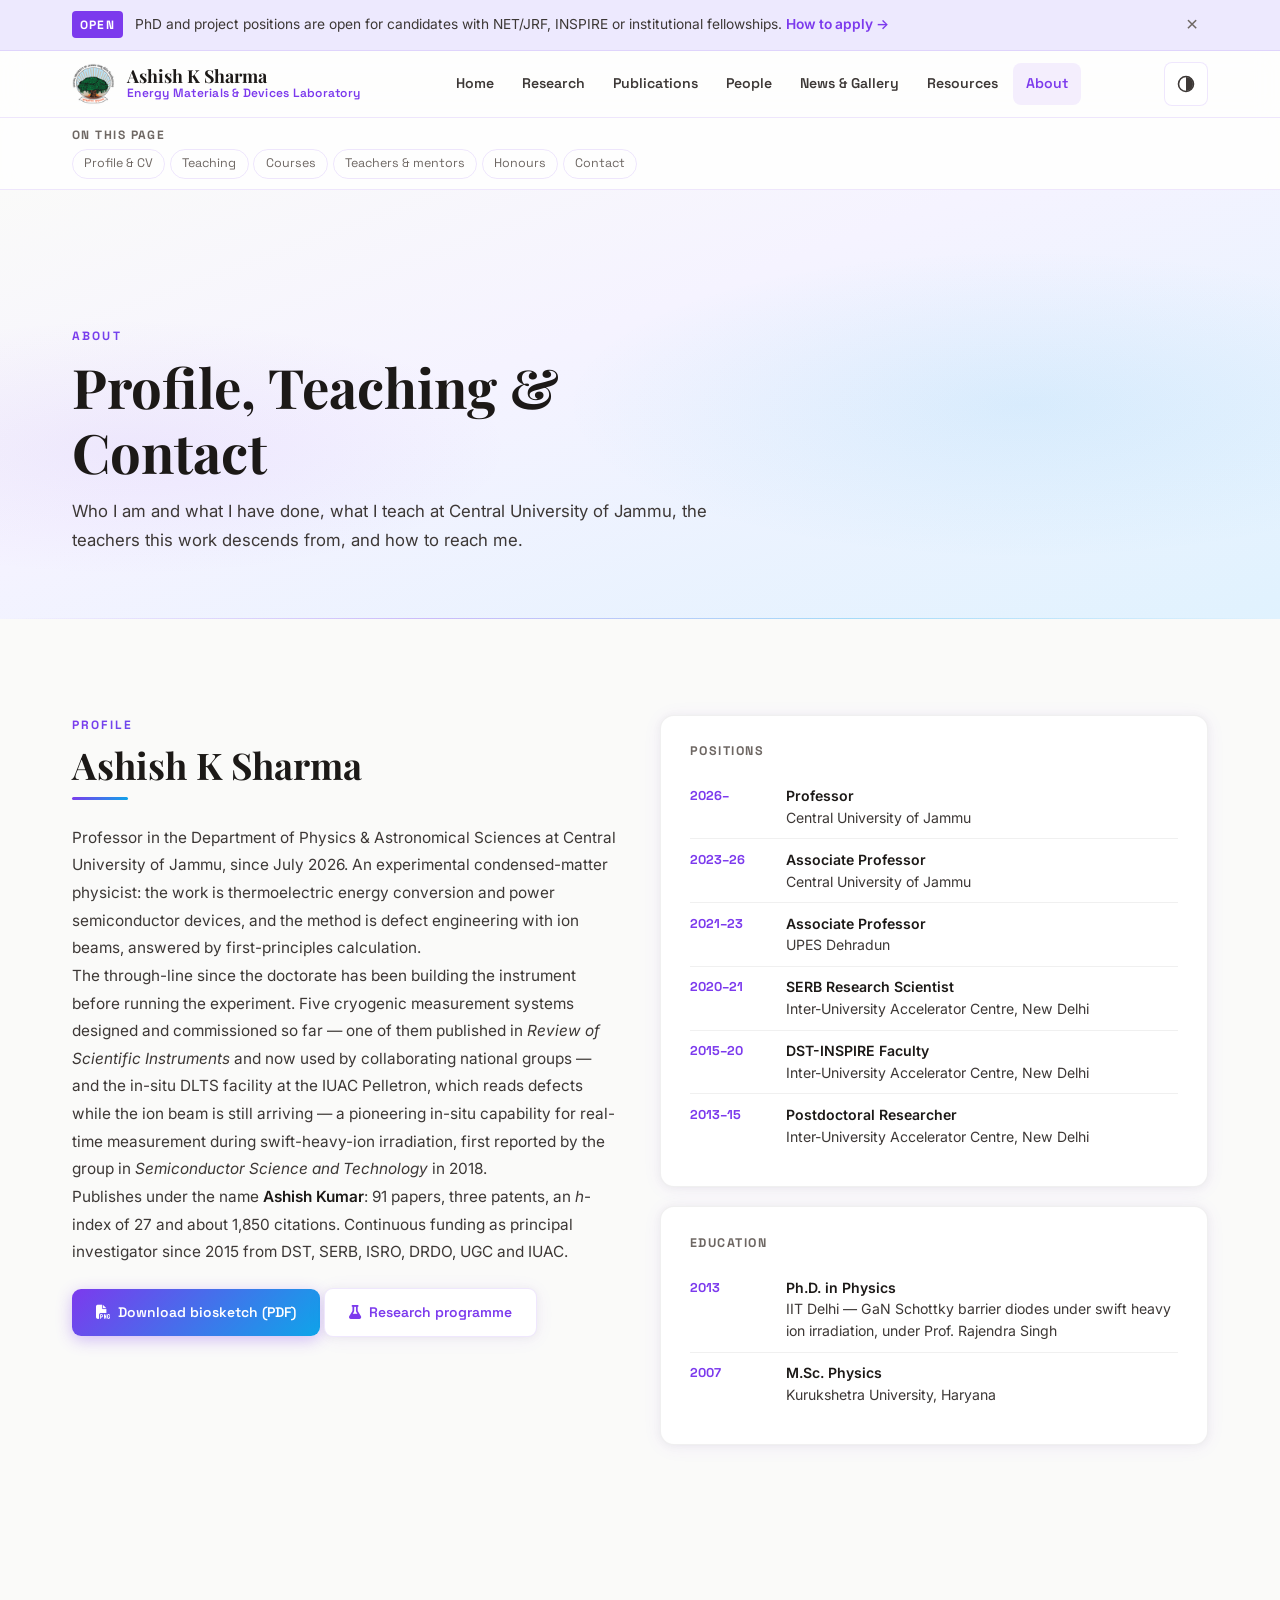
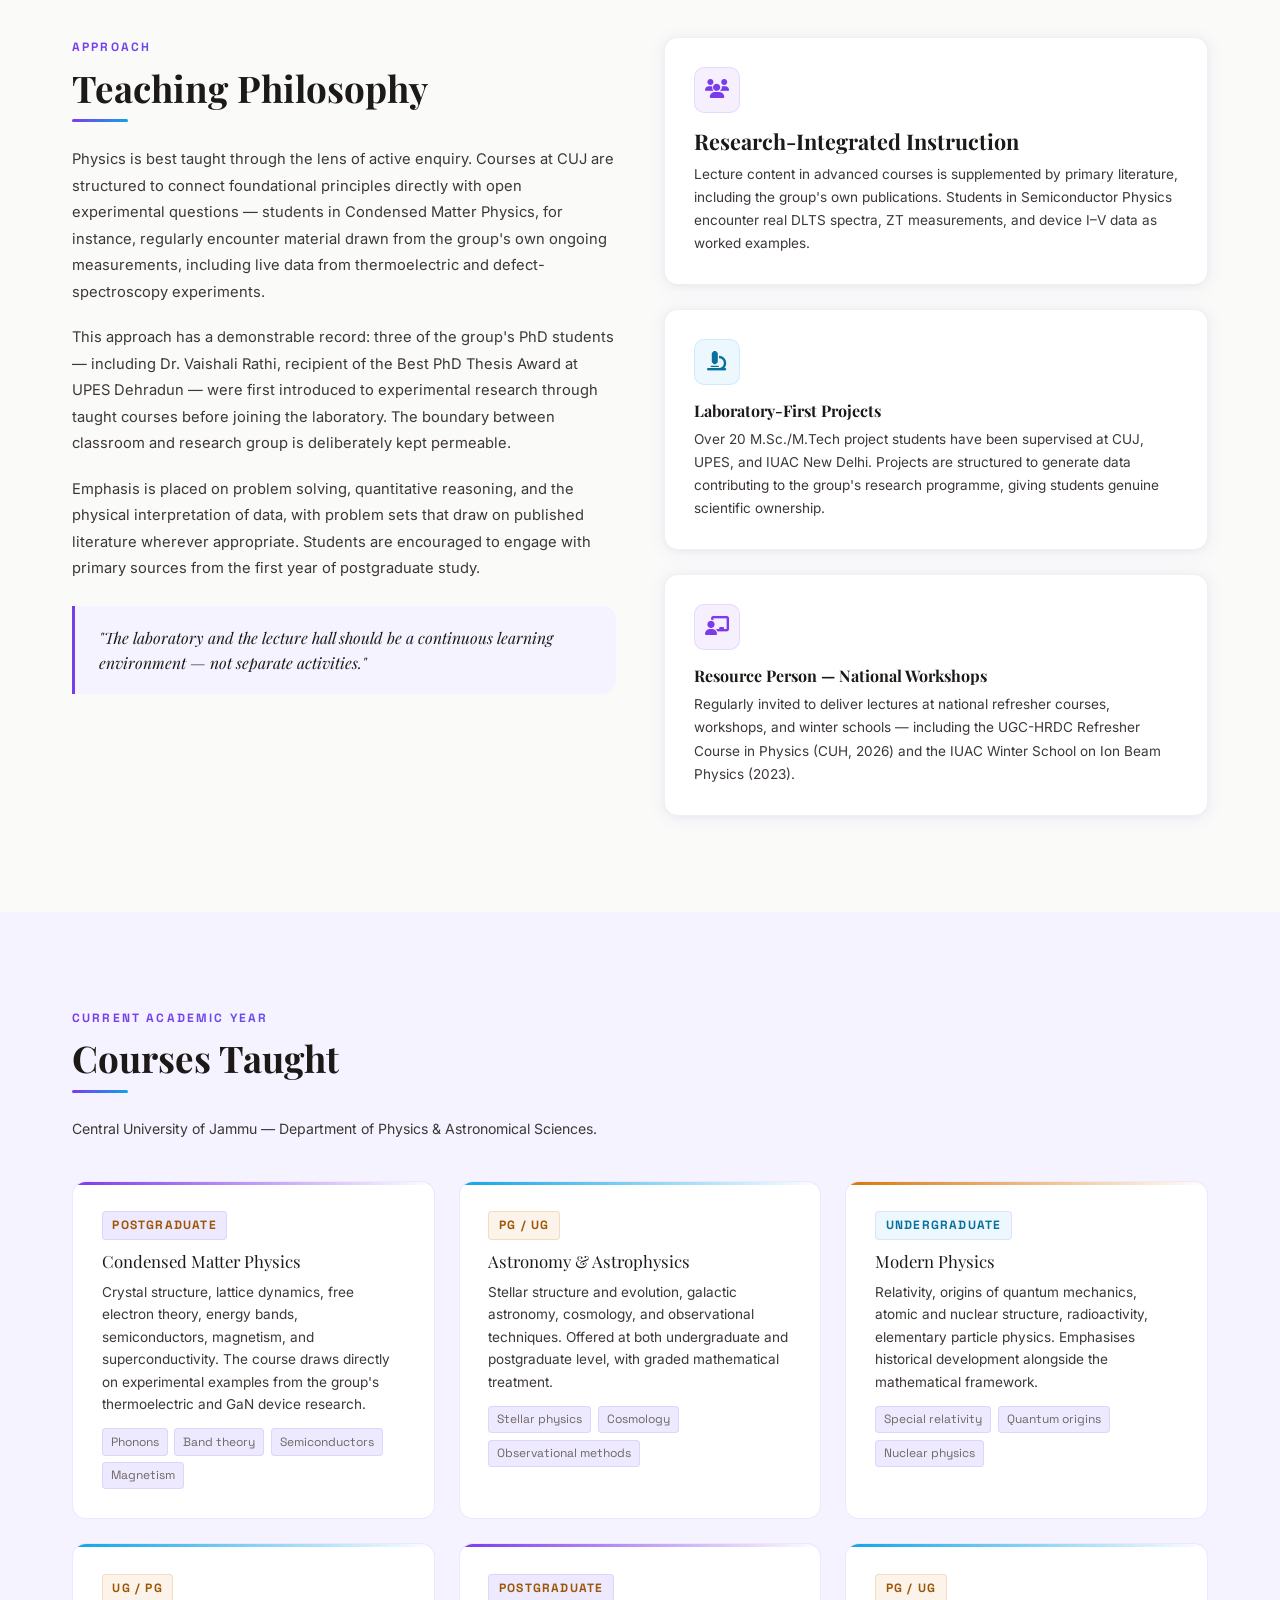
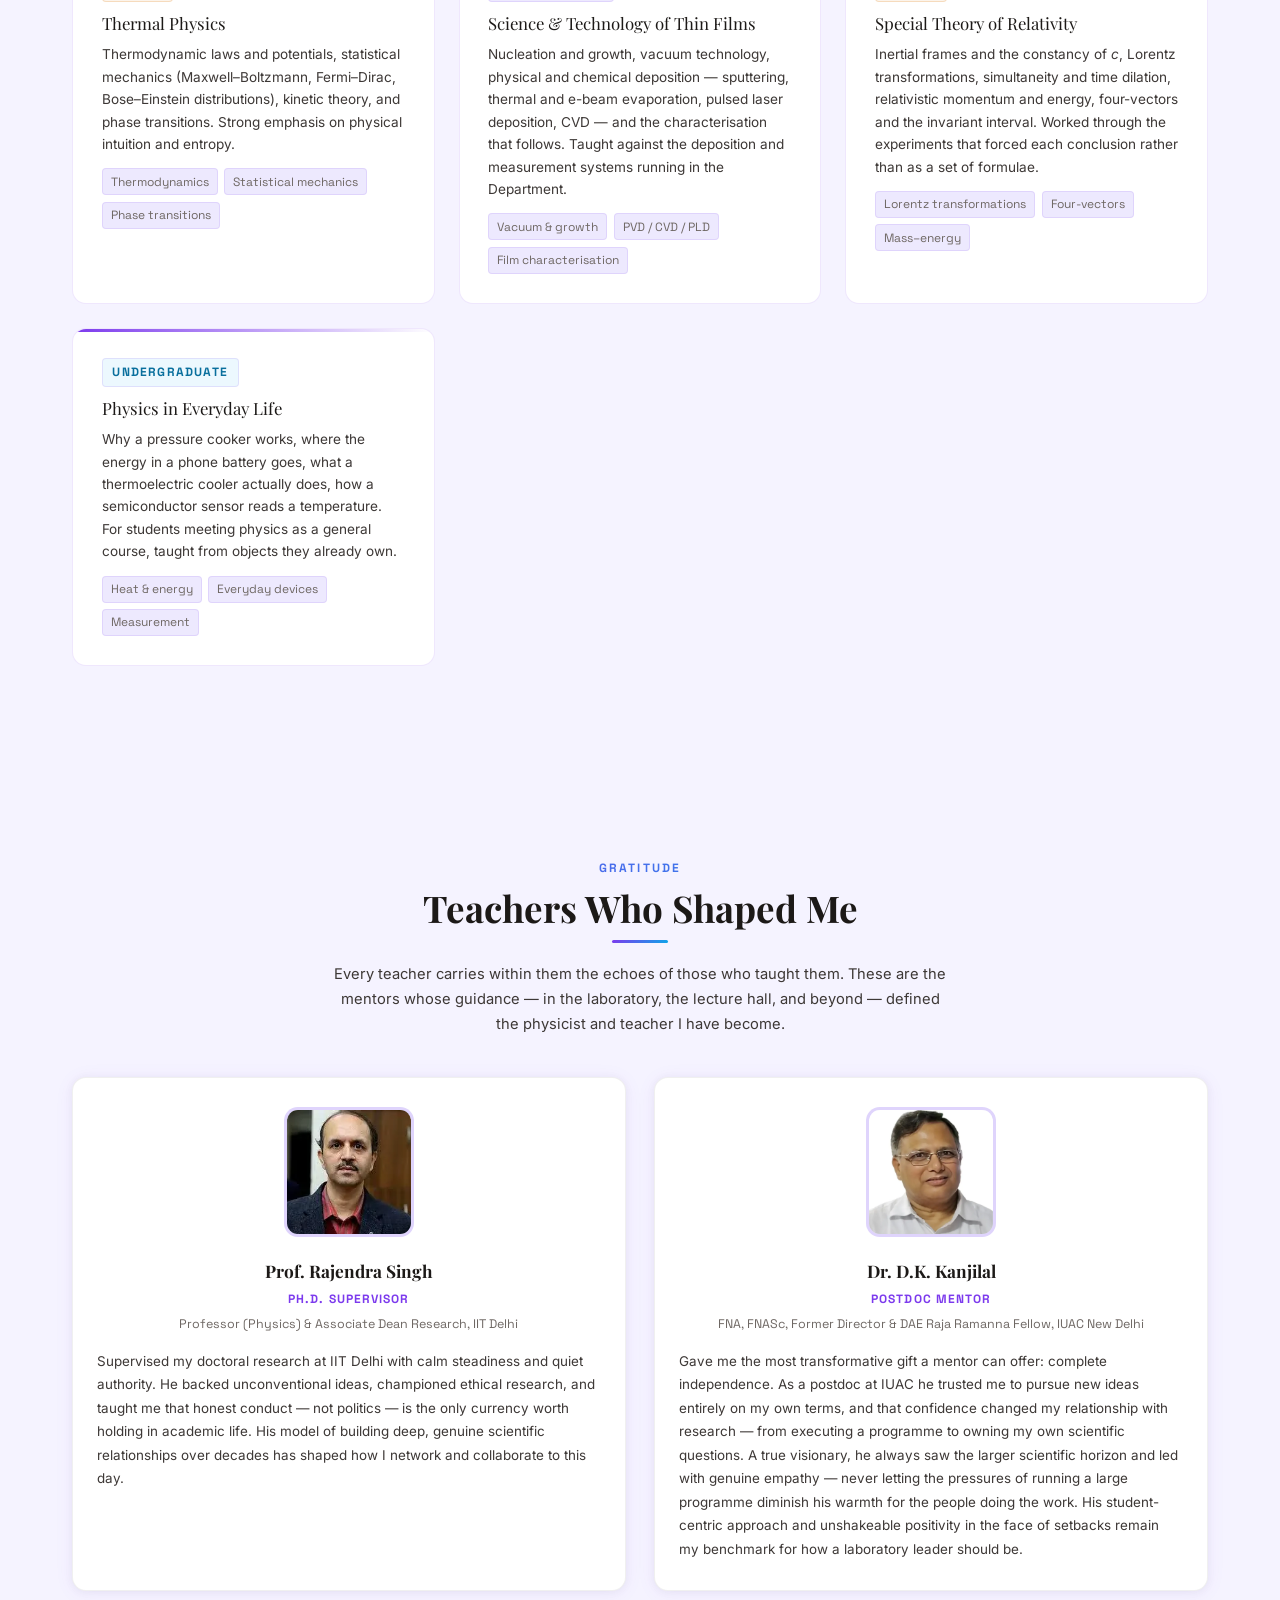
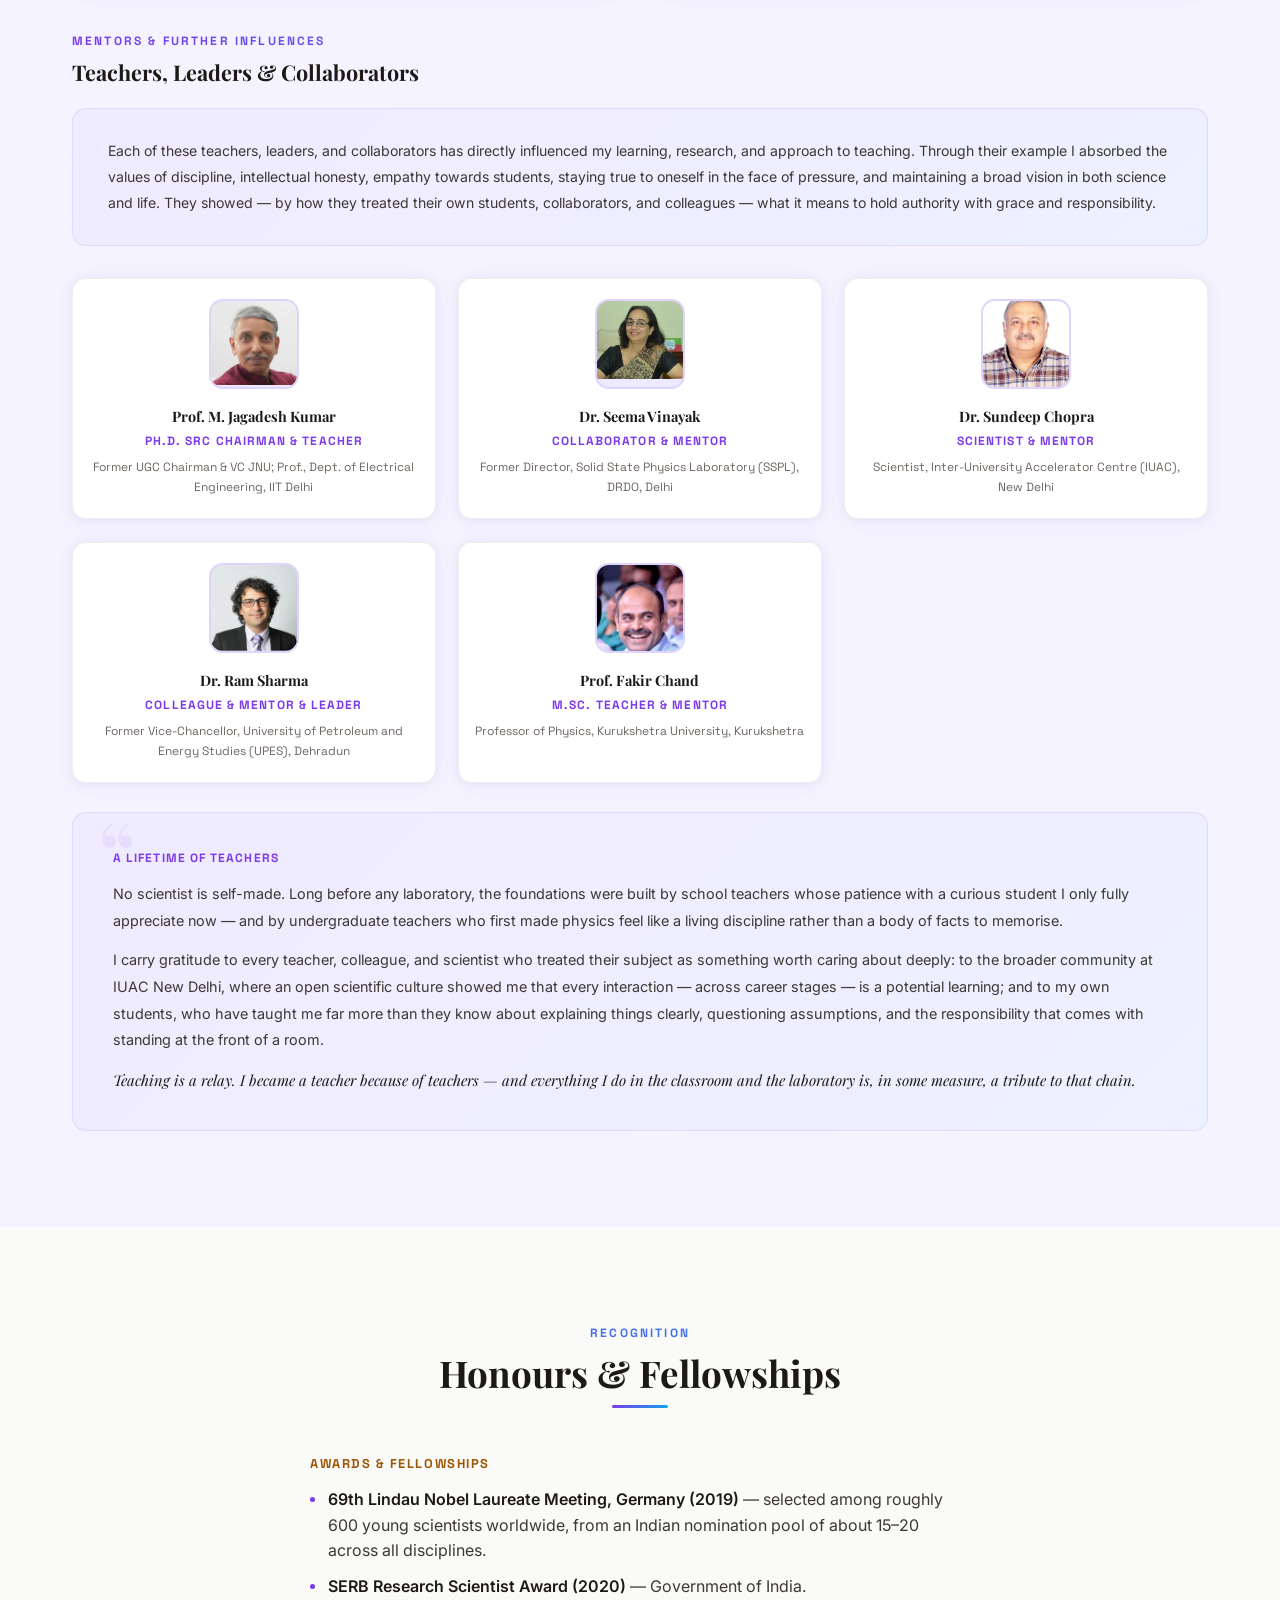
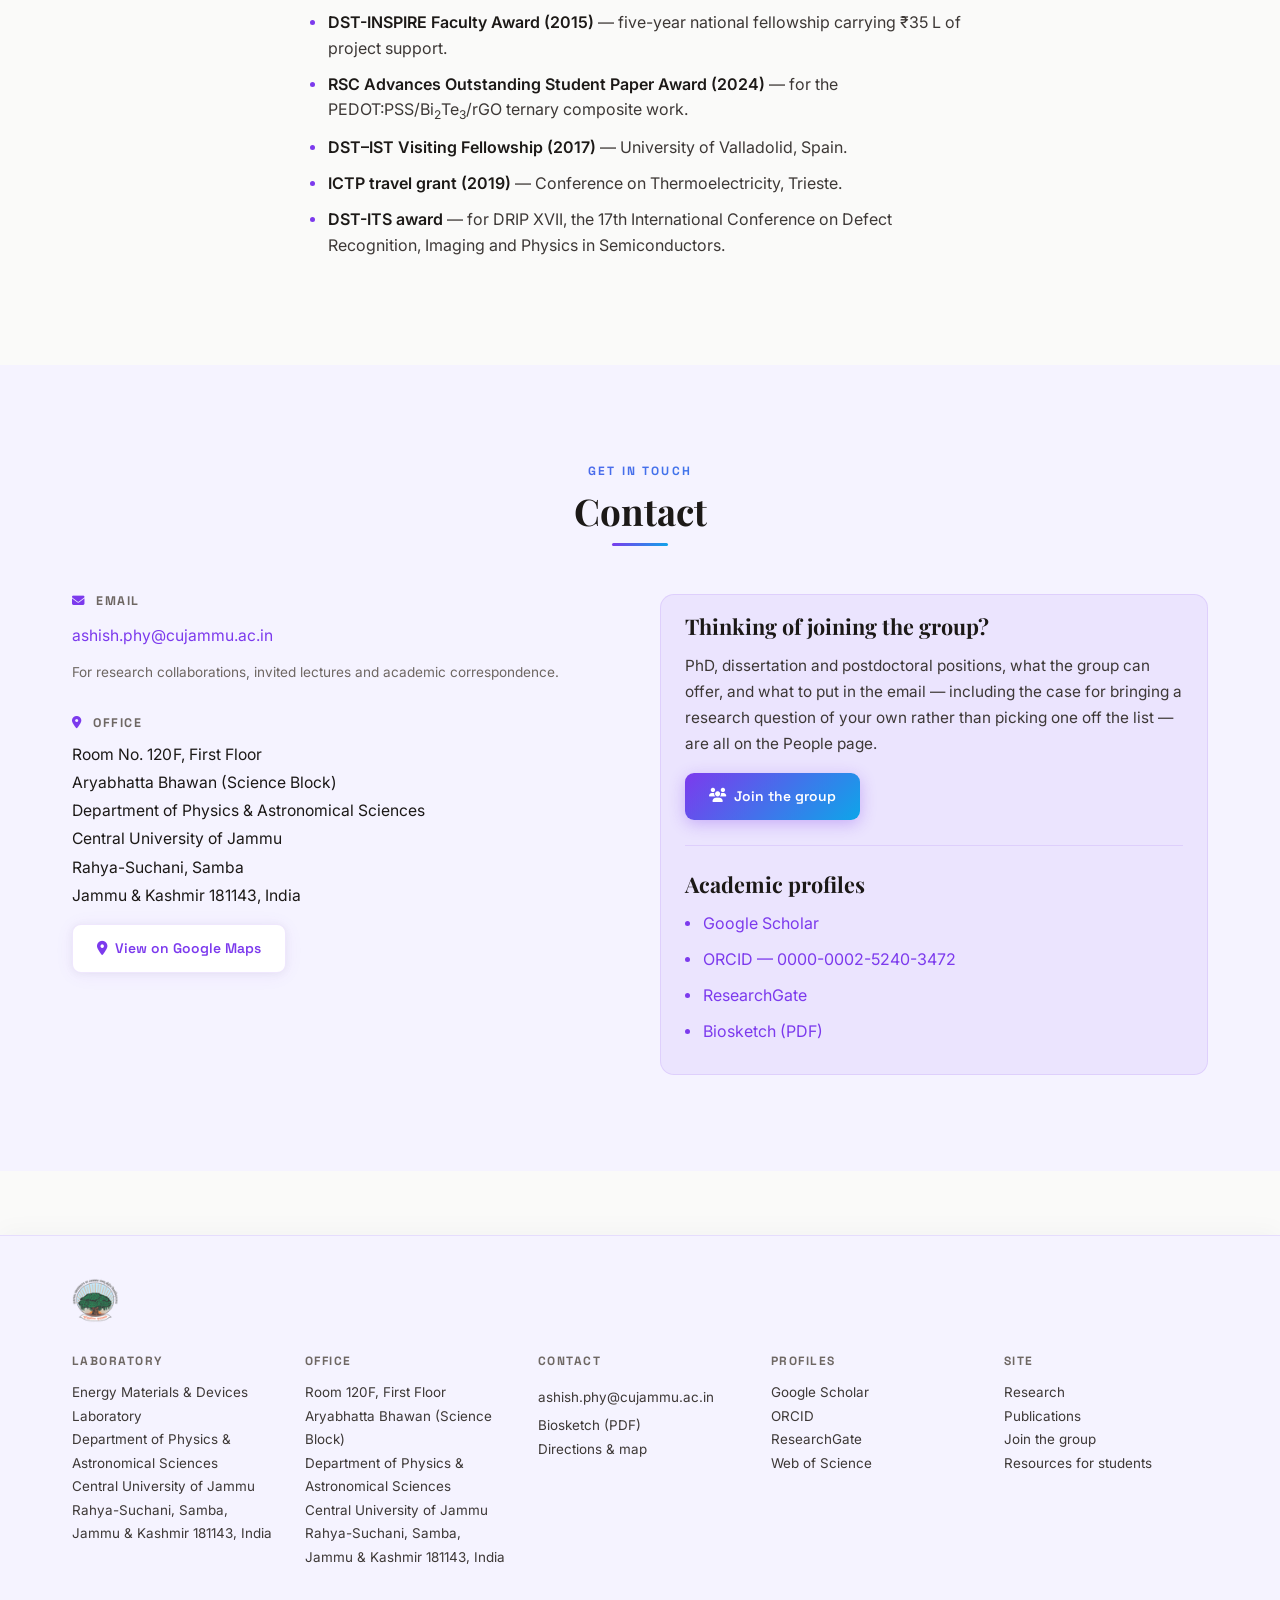
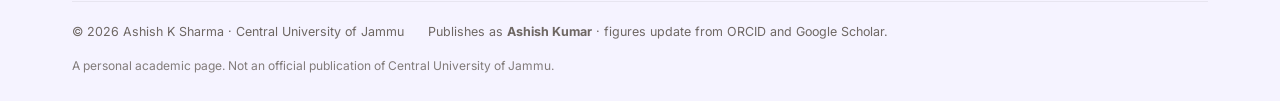
<file: about.html>
<!DOCTYPE html>
<html lang="en">
<head>
<meta charset="UTF-8">
<meta name="viewport" content="width=device-width, initial-scale=1.0, viewport-fit=cover">
<meta name="theme-color" content="#7c3aed" media="(prefers-color-scheme: light)">
<meta name="theme-color" content="#14131a" media="(prefers-color-scheme: dark)">
<title>About — Ashish K Sharma</title>
<meta name="description" content="Profile and CV, courses taught at Central University of Jammu, the teachers this work descends from, and how to get in touch.">
<meta name="author" content="Ashish K Sharma">
<meta name="robots" content="index, follow, max-image-preview:large, max-snippet:-1">
<link rel="canonical" href="https://dr-aks.github.io/about.html">
<link rel="icon" href="assets/images/favicon.svg" type="image/svg+xml">
<link rel="icon" href="assets/images/favicon.ico" sizes="any">
<link rel="apple-touch-icon" href="assets/images/apple-touch-icon.png">
<link rel="manifest" href="site.webmanifest">
<link rel="alternate" type="text/markdown" href="/llms.txt" title="Structured summary for AI assistants">
<meta property="og:type" content="website">
<meta property="og:url" content="https://dr-aks.github.io/about.html">
<meta property="og:title" content="About — Ashish K Sharma">
<meta property="og:description" content="Profile and CV, courses taught at Central University of Jammu, the teachers this work descends from, and how to get in touch.">
<meta property="og:image" content="https://dr-aks.github.io/assets/images/og-card.jpg">
<meta property="og:image:width" content="1200">
<meta property="og:image:height" content="630">
<meta property="og:image:alt" content="Prof. Ashish K Sharma — Energy Materials &amp; Devices Laboratory, Central University of Jammu">
<meta property="og:site_name" content="Ashish K Sharma — Energy Materials &amp; Devices Laboratory">
<meta property="og:locale" content="en_IN">
<meta name="twitter:card" content="summary_large_image">
<meta name="twitter:title" content="About — Ashish K Sharma">
<meta name="twitter:description" content="Profile and CV, courses taught at Central University of Jammu, the teachers this work descends from, and how to get in touch.">
<meta name="twitter:image" content="https://dr-aks.github.io/assets/images/og-card.jpg">
<meta name="twitter:image:alt" content="Prof. Ashish K Sharma — Energy Materials &amp; Devices Laboratory, Central University of Jammu">
<!-- Critical, inline: WebKit was rendering images at natural size while the
     third-party font stylesheet blocked everything behind it. -->
<style>img,picture,video,svg{max-width:100%}picture{display:block}body{margin:0}</style>
<!-- Theme preference, applied before first paint so an explicit light/dark
     choice never flashes the wrong palette. Absence of this script leaves the
     page on the OS setting, which is the documented default. -->
<script>(function(){try{var t=localStorage.getItem("aks-theme");
if(t==="light"||t==="dark"){document.documentElement.setAttribute("data-theme",t);
var l=document.querySelector('meta[name="theme-color"][media*="light"]'),
d=document.querySelector('meta[name="theme-color"][media*="dark"]');
if(l&&d){l.media=(t==="light")?"all":"not all";d.media=(t==="dark")?"all":"not all";}}}catch(e){}})();</script>
<link rel="stylesheet" href="assets/css/style.css">
<link rel="stylesheet" href="assets/css/shell.css">
<link rel="preconnect" href="https://fonts.googleapis.com">
<link rel="preconnect" href="https://fonts.gstatic.com" crossorigin>
<link rel="stylesheet" href="https://fonts.googleapis.com/css2?family=Playfair+Display:wght@700;800&family=Space+Grotesk:wght@500;600;700&family=Inter:wght@400;500;600&display=swap" media="print" onload="this.media='all'">
<noscript><link rel="stylesheet" href="https://fonts.googleapis.com/css2?family=Playfair+Display:wght@700;800&family=Space+Grotesk:wght@500;600;700&family=Inter:wght@400;500;600&display=swap"></noscript>
<!-- Font Awesome, subset to the 84 icons this site actually uses and served
     from here: 102 KB of CSS plus 270 KB of webfonts became 4 KB and 10 KB,
     and the request no longer leaves the site. -->
<link rel="stylesheet" href="assets/css/icons.css">
<link rel="preload" href="assets/fonts/fa-solid-900-subset.woff2" as="font" type="font/woff2">
<script type="application/ld+json">{"@context":"https://schema.org","@type":"ProfilePage","@id":"https://dr-aks.github.io/about.html#page","name":"About — Ashish K Sharma","isPartOf":{"@id":"https://dr-aks.github.io/#website"},"about":{"@id":"https://dr-aks.github.io/#person"},"author":{"@id":"https://dr-aks.github.io/#person"},"breadcrumb":{"@type":"BreadcrumbList","itemListElement":[{"@type":"ListItem","position":1,"name":"Home","item":"https://dr-aks.github.io/"},{"@type":"ListItem","position":2,"name":"About","item":"https://dr-aks.github.io/about.html"}]},"mainEntity":{"@id":"https://dr-aks.github.io/#person"}}</script>
<style>
/* ---- ported from the original teaching.html ---- */

    .course-card {
      background: var(--card); border: 1px solid var(--border); border-radius: var(--radius);
      padding: 1.8rem; transition: var(--transition); position: relative; overflow: hidden;
    }
    .course-card::before { content: ''; position: absolute; top: 0; left: 0; right: 0; height: 3px; background: linear-gradient(90deg, var(--violet), transparent); }
    .course-card.sky-bar::before { background: linear-gradient(90deg, var(--sky), transparent); }
    .course-card.amber-bar::before { background: linear-gradient(90deg, var(--amber), transparent); }
    .course-card:hover { border-color: rgba(124,58,237,0.3); transform: translateY(-3px); }
    .course-level { font-size: 0.75rem; font-family: var(--font-sans); font-weight: 700; text-transform: uppercase; letter-spacing: 0.1em; padding: 0.2rem 0.6rem; border-radius: 4px; display: inline-block; margin-bottom: 0.6rem; }
    .level-pg { color: var(--violet); background: rgba(124,58,237,0.08); border: 1px solid rgba(124,58,237,0.2); }
    .level-ug { color: var(--sky-ink); background: rgba(14,165,233,0.08); border: 1px solid rgba(14,165,233,0.2); }
    .level-both { color: var(--amber-ink); background: rgba(217,119,6,0.08); border: 1px solid rgba(217,119,6,0.2); }
    .course-title { font-family: var(--font-serif); font-size: 1.05rem; color: var(--text); margin-bottom: 0.5rem; line-height: 1.4; }
    .course-desc { font-size: 0.85rem; color: var(--text2); line-height: 1.65; }
    .course-topics { margin-top: 0.8rem; display: flex; flex-wrap: wrap; gap: 0.4rem; }
    .topic-chip { font-size: 0.75rem; font-family: var(--font-sans); color: var(--text3); background: var(--bg3); border: 1px solid var(--border); border-radius: 4px; padding: 0.15rem 0.5rem; }
    .membership-row { display: flex; align-items: flex-start; gap: 1.2rem; padding: 1.2rem 0; border-bottom: 1px solid var(--border); }
    .membership-row:last-child { border-bottom: none; }
    .mem-icon { width: 42px; height: 42px; border-radius: 10px; background: var(--bg3); border: 1px solid var(--border); display: flex; align-items: center; justify-content: center; font-size: 1rem; color: var(--amber-ink); flex-shrink: 0; }
    .mem-info [data-h="4"] { font-family: var(--font-sans); font-size: 0.88rem; font-weight: 600; color: var(--text); margin-bottom: 0.2rem; }
    .mem-info p { font-size: 0.8rem; color: var(--text3); }
    .journal-row { padding: 0.7rem 0; border-bottom: 1px solid var(--border); display: flex; align-items: center; gap: 1rem; font-size: 0.85rem; }
    .journal-row:last-child { border-bottom: none; }
    .journal-dot { width: 6px; height: 6px; border-radius: 50%; background: var(--violet); flex-shrink: 0; }
    .journal-name { color: var(--text2); flex: 1; }
    .journal-pub { font-size: 0.75rem; font-family: var(--font-sans); color: var(--text3); }

    /* ── Mentor Cards — Primary (2-col) ── */
    .mentor-grid-primary { display: grid; grid-template-columns: repeat(2, 1fr); gap: 1.8rem; margin-bottom: 2.5rem; }
    @media (max-width: 600px) { .mentor-grid-primary { grid-template-columns: 1fr; } }
    /* ── Mentor Cards — Secondary (3-col, 6 teachers) ── */
    .mentor-grid-secondary { display: grid; grid-template-columns: repeat(3, 1fr); gap: 1.4rem; margin-bottom: 1.8rem; }
    @media (max-width: 768px) { .mentor-grid-secondary { grid-template-columns: repeat(2, 1fr); } }
    @media (max-width: 480px) { .mentor-grid-secondary { grid-template-columns: 1fr; } }
    /* ── Shared card styles ── */
    .mentor-card { background: var(--card); border: 1px solid var(--border-soft); border-radius: var(--radius); padding: 1.8rem 1.5rem; text-align: center; box-shadow: var(--shadow-sm); transition: var(--transition); }
    .mentor-card:hover { border-color: rgba(124,58,237,0.18); box-shadow: var(--shadow); }
    .mentor-card.compact { padding: 1.3rem 1rem; }
    .mentor-photo { width: 130px; height: 130px; border-radius: var(--avatar-radius); margin: 0 auto 1.2rem; border: 3px solid var(--border); overflow: hidden; background: var(--bg3); }
    .mentor-photo img { width: 100%; height: 100%; object-fit: cover; object-position: top; display: block; }
    .mentor-photo.sm { width: 90px; height: 90px; border-width: 2px; margin-bottom: 0.9rem; }
    .mentor-name { font-family: var(--font-serif); color: var(--text); font-size: 1.08rem; font-weight: 700; margin-bottom: 0.2rem; }
    .mentor-name.sm { font-size: 0.9rem; }
    .mentor-role { font-size: 0.75rem; font-family: var(--font-sans); font-weight: 700; text-transform: uppercase; letter-spacing: 0.09em; color: var(--violet); margin-bottom: 0.3rem; }
    .mentor-affil { font-size: 0.78rem; color: var(--text3); font-family: var(--font-sans); margin-bottom: 0.9rem; }
    .mentor-affil.sm { font-size: 0.75rem; margin-bottom: 0; }
    .mentor-desc { font-size: 0.84rem; color: var(--text2); line-height: 1.75; text-align: left; }
    .collective-desc { background: linear-gradient(135deg, rgba(124,58,237,0.04), rgba(14,165,233,0.03)); border: 1px solid var(--border); border-radius: var(--radius); padding: 1.8rem 2.2rem; font-size: 0.88rem; color: var(--text2); line-height: 1.85; margin-bottom: 2rem; }
    .acknowledgement-card { background: linear-gradient(135deg, rgba(124,58,237,0.04), rgba(14,165,233,0.03)); border: 1px solid var(--border); border-radius: var(--radius); padding: 2.2rem 2.5rem; position: relative; overflow: hidden; }
    .acknowledgement-card::before { content: '\201C'; position: absolute; top: -0.5rem; left: 1.5rem; font-size: 6rem; font-family: var(--font-serif); color: var(--violet); opacity: 0.08; line-height: 1; pointer-events: none; }
    .acknowledgement-card p { font-size: 0.9rem; color: var(--text2); line-height: 1.85; margin-bottom: 0.8rem; }
    .acknowledgement-card p:last-child { margin-bottom: 0; }
  

  /* Scroll-reveal elements start at opacity:0 and are revealed by JS.
     Without JS they would stay invisible forever — show them immediately. */
  [data-anim]{opacity:1!important;transform:none!important}
  .fade-in{animation:none!important;opacity:1!important}

/* ---- ported from the original contact.html ---- */

    .contact-card { background: var(--card); border: 1px solid var(--border); border-radius: var(--radius); padding: 2rem; }
    .contact-row { display: flex; align-items: flex-start; gap: 1.2rem; padding: 1.2rem 0; border-bottom: 1px solid rgba(255,255,255,0.05); }
    .contact-row:last-child { border-bottom: none; }
    .ci { width: 44px; height: 44px; border-radius: 10px; background: var(--bg3); border: 1px solid var(--border); display: flex; align-items: center; justify-content: center; font-size: 1rem; color: var(--amber-ink); flex-shrink: 0; }
    .ci.teal { background: rgba(14,165,233,0.08); border-color: var(--border); color: var(--sky-ink); }
    .contact-info-text [data-h="4"] { font-family: var(--font-sans); font-size: 0.75rem; font-weight: 700; text-transform: uppercase; letter-spacing: 0.1em; color: var(--text3); margin-bottom: 0.3rem; }
    .contact-info-text a, .contact-info-text p { font-size: 0.92rem; color: var(--text2); line-height: 1.6; }
    .contact-info-text a:hover { color: var(--amber-ink); }
    .profile-link { display: flex; align-items: center; gap: 0.8rem; padding: 1rem; background: var(--card); border: 1px solid var(--border); border-radius: 10px; transition: var(--transition); }
    .profile-link:hover { border-color: var(--amber-ink); background: var(--bg3); }
    .profile-link .pl-icon { width: 40px; height: 40px; border-radius: 8px; background: var(--bg3); border: 1px solid var(--border); display: flex; align-items: center; justify-content: center; font-size: 1.1rem; color: var(--amber-ink); flex-shrink: 0; }
    .profile-link .pl-info { flex: 1; }
    .profile-link .pl-info [data-h="4"] { font-family: var(--font-sans); font-size: 0.82rem; font-weight: 600; color: var(--text); margin-bottom: 0.15rem; }
    .profile-link .pl-info p { font-size: 0.75rem; color: var(--text3); }
    .profile-link .pl-arrow { color: var(--text3); font-size: 0.85rem; }
    .teaching-row { padding: 0.8rem 0; border-bottom: 1px solid rgba(255,255,255,0.04); font-size: 0.88rem; display: flex; justify-content: space-between; align-items: center; }
    .teaching-row:last-child { border-bottom: none; }
    .teaching-course { color: var(--text); }
    .teaching-level { font-size: 0.75rem; font-family: var(--font-sans); font-weight: 600; text-transform: uppercase; padding: 0.15rem 0.5rem; border-radius: 4px; }
    .level-pg { background: var(--bg3); color: var(--amber-ink); border: 1px solid var(--border); }
    .level-ug { background: rgba(14,165,233,0.08); color: var(--sky-ink); border: 1px solid var(--border); }
    .membership-chip { display: inline-flex; align-items: center; gap: 0.5rem; font-size: 0.8rem; font-family: var(--font-sans); color: var(--text2); padding: 0.4rem 0.9rem; background: var(--card); border: 1px solid var(--border); border-radius: 8px; }
  

  /* Scroll-reveal elements start at opacity:0 and are revealed by JS.
     Without JS they would stay invisible forever — show them immediately. */
  [data-anim]{opacity:1!important;transform:none!important}
  .fade-in{animation:none!important;opacity:1!important}

/* ---- corrections applied after the ported page CSS ---- */
.pi-avatar{width:min(280px,100%);height:auto;aspect-ratio:1;max-width:100%}
.pi-card{grid-template-columns:minmax(0,300px) minmax(0,1fr)}
@media (max-width:768px){ .pi-card{grid-template-columns:minmax(0,1fr)} }
.funding-item{flex-wrap:wrap}
.funding-item .funding-amount{flex:none;white-space:nowrap}
.funding-item > div:not(.funding-amount){flex:1 1 10rem;min-width:0}
.spec-row{flex-wrap:wrap;gap:0.2rem 1rem}
.spec-label,.spec-val{min-width:0;overflow-wrap:anywhere}
@media (max-width:560px){
  .research-block{grid-template-columns:minmax(0,1fr);gap:0.4rem}
  .project-row{grid-template-columns:minmax(0,1fr)}
}
.research-block,.project-row{min-width:0}
.research-block > *,.project-row > *{min-width:0}
/* a stat tile's figure must shrink with its tile, not spill out of it */
.card.text-center > div:first-child{font-size:clamp(1.15rem,5.5vw,2rem)!important;
  overflow-wrap:anywhere;hyphens:auto}
.card.text-center > div{overflow-wrap:anywhere}

/* The ten landmark papers sit in bordered cards with 1.3rem of left padding;
   the live ORCID list was rendering flush against the container, so the two
   lists on the same page started at different left edges. They match now. */
#orcid-pubs-container .pub-item{border:1px solid var(--border);
  border-radius:var(--radius);background:var(--card);
  padding:0.85rem 1.5rem 0.85rem 1.3rem;margin-bottom:0.55rem;
  border-left:3px solid var(--border2)}
#orcid-pubs-container .pub-item:hover{border-color:rgba(124,58,237,0.3);
  border-left-color:var(--violet)}
#orcid-pubs-container .pub-item:last-child{border-bottom:1px solid var(--border)}
#orcid-pubs-container .year-heading{padding-left:0.1rem}
</style>
</head>
<body>
<a class="skip-link" href="#main">Skip to content</a>
<div class="announce" role="region" aria-label="Announcement">
  <div class="wrap announce-in">
    <span class="ann-tag">Open</span>
    <p><span class="ann-long">PhD and project positions are open for candidates with NET/JRF, INSPIRE or institutional fellowships.</span><span class="ann-short">PhD and project positions are open.</span> <a href="people.html#join">How to apply &rarr;</a></p>
    <button type="button" class="ann-x" aria-label="Dismiss announcement">&times;</button>
  </div>
</div>
<header class="site-head" id="siteHead">
  <div class="wrap head-in">
    <a class="brand" href="index.html">
      <img src="assets/images/cuj-logo.png"
           srcset="assets/images/cuj-logo@2x.png 2x, assets/images/cuj-logo@3x.png 3x"
           width="56" height="53" alt="Central University of Jammu">
      <span class="brand-txt">
        <b>Ashish K Sharma</b>
        <i>Energy Materials &amp; Devices Laboratory</i>
      </span>
    </a>
    <button class="theme-toggle" type="button" id="themeToggle" data-theme-pref="auto"
            aria-label="Colour theme: following system setting. Activate to choose light."
            title="Colour theme: following system setting">
      <svg class="ti ti-auto" viewBox="0 0 24 24" aria-hidden="true" focusable="false"><circle cx="12" cy="12" r="9" fill="none" stroke="currentColor" stroke-width="1.9"/><path d="M12 3.6a8.4 8.4 0 0 1 0 16.8z" fill="currentColor"/></svg>
      <svg class="ti ti-light" viewBox="0 0 24 24" aria-hidden="true" focusable="false"><circle cx="12" cy="12" r="4.1" fill="currentColor"/><g stroke="currentColor" stroke-width="1.9" stroke-linecap="round"><path d="M12 2.2v2.5M12 19.3v2.5M2.2 12h2.5M19.3 12h2.5M5.1 5.1l1.8 1.8M17.1 17.1l1.8 1.8M18.9 5.1l-1.8 1.8M6.9 17.1l-1.8 1.8"/></g></svg>
      <svg class="ti ti-dark" viewBox="0 0 24 24" aria-hidden="true" focusable="false"><path d="M20.6 14.8A8.7 8.7 0 0 1 9.2 3.4a9 9 0 1 0 11.4 11.4z" fill="currentColor"/></svg>
    </button>
    <button class="nav-burger" type="button" aria-expanded="false" aria-controls="mainmenu"
            aria-label="Main menu"><span></span><span></span><span></span></button>
    <nav class="mainmenu" id="mainmenu" aria-label="Main">
      <ul>
      <li><a href="index.html">Home</a></li>
      <li><a href="research.html">Research</a></li>
      <li><a href="publications.html">Publications</a></li>
      <li><a href="people.html">People</a></li>
      <li><a href="news.html">News &amp; Gallery</a></li>
      <li><a href="resources.html">Resources</a></li>
      <li><a href="about.html" aria-current="page">About</a></li>
      </ul>
    </nav>
  </div>
</header>

<nav class="onthispage" id="onthispage" aria-label="On this page">
  <div class="otp-head">
    <span class="otp-label">On this page</span>
    <button type="button" class="otp-toggle" aria-expanded="false" aria-controls="otp-list">Sections</button>
  </div>
  <ul id="otp-list">
        <li><a href="#profile">Profile &amp; CV</a></li>
        <li><a href="#teaching">Teaching</a></li>
        <li><a href="#courses">Courses</a></li>
        <li><a href="#mentors">Teachers &amp; mentors</a></li>
        <li><a href="#honours">Honours</a></li>
        <li><a href="#contact">Contact</a></li>
  </ul>
</nav>
<main id="main" tabindex="-1">
<div class="page-hero lattice-bg">
  <div class="container">
    <div class="page-hero-content">
      <span class="section-label">About</span>
      <h1>Profile, Teaching &amp; Contact</h1>
      <p>Who I am and what I have done, what I teach at Central University of Jammu, the teachers this work descends from, and how to reach me.</p>
    </div>
  </div>
</div><section class="section" id="profile">
  <div class="container">
    <div class="grid-2" style="gap:2.5rem;align-items:start;">

      <div>
        <span class="section-label">Profile</span>
        <h2 class="section-title" data-h="2">Ashish K Sharma</h2>
        <div class="section-divider"></div>
        <p style="color:var(--text2);line-height:1.8;">Professor in the Department of
          Physics &amp; Astronomical Sciences at Central University of Jammu, since July
          2026. An experimental condensed-matter physicist: the work is thermoelectric
          energy conversion and power semiconductor devices, and the method is defect
          engineering with ion beams, answered by first-principles calculation.</p>
        <p style="color:var(--text2);line-height:1.8;">The through-line since the doctorate
          has been building the instrument before running the experiment. Five cryogenic
          measurement systems designed and commissioned so far &mdash; one of them published
          in <em>Review of Scientific Instruments</em> and now used by collaborating national
          groups &mdash; and the in-situ DLTS facility at the IUAC Pelletron, which reads
          defects while the ion beam is still arriving &mdash; a pioneering in-situ capability for
          real-time measurement during swift-heavy-ion irradiation, first reported by the group
          in <em>Semiconductor Science and Technology</em> in 2018.</p>
        <p style="color:var(--text2);line-height:1.8;">Publishes under the name
          <strong>Ashish Kumar</strong>: 91 papers, three patents, an <em>h</em>-index of 27
          and about 1,850 citations. Continuous funding as principal investigator since 2015
          from DST, SERB, ISRO, DRDO, UGC and IUAC.</p>
        <p style="margin-top:1.4rem;">
          <a class="btn btn-gold" href="ashish-kumar-biosketch.pdf"><i class="fas fa-file-pdf" aria-hidden="true"></i> Download biosketch (PDF)</a>
          <a class="btn btn-outline" href="research.html"><i class="fas fa-flask" aria-hidden="true"></i> Research programme</a>
        </p>
      </div>

      <div>
        <div class="card" style="margin-bottom:1.2rem;">
          <h3 style="font-family:var(--font-sans);font-size:0.78rem;font-weight:800;letter-spacing:0.12em;text-transform:uppercase;color:var(--text3);margin-bottom:1rem;" data-h="3">Positions</h3>
          <ul class="cv-list">
            <li><span class="cv-when">2026&ndash;</span><span class="cv-what"><strong>Professor</strong><br>Central University of Jammu</span></li>
            <li><span class="cv-when">2023&ndash;26</span><span class="cv-what"><strong>Associate Professor</strong><br>Central University of Jammu</span></li>
            <li><span class="cv-when">2021&ndash;23</span><span class="cv-what"><strong>Associate Professor</strong><br>UPES Dehradun</span></li>
            <li><span class="cv-when">2020&ndash;21</span><span class="cv-what"><strong>SERB Research Scientist</strong><br>Inter-University Accelerator Centre, New Delhi</span></li>
            <li><span class="cv-when">2015&ndash;20</span><span class="cv-what"><strong>DST-INSPIRE Faculty</strong><br>Inter-University Accelerator Centre, New Delhi</span></li>
            <li><span class="cv-when">2013&ndash;15</span><span class="cv-what"><strong>Postdoctoral Researcher</strong><br>Inter-University Accelerator Centre, New Delhi</span></li>
          </ul>
        </div>

        <div class="card">
          <h3 style="font-family:var(--font-sans);font-size:0.78rem;font-weight:800;letter-spacing:0.12em;text-transform:uppercase;color:var(--text3);margin-bottom:1rem;" data-h="3">Education</h3>
          <ul class="cv-list">
            <li><span class="cv-when">2013</span><span class="cv-what"><strong>Ph.D. in Physics</strong><br>IIT Delhi &mdash; GaN Schottky barrier diodes under swift heavy ion irradiation, under Prof. Rajendra Singh</span></li>
            <li><span class="cv-when">2007</span><span class="cv-what"><strong>M.Sc. Physics</strong><br>Kurukshetra University, Haryana</span></li>
          </ul>
        </div>
      </div>

    </div>
  </div>
</section>


<section id="teaching" class="section">
  <div class="container">
    <div class="grid-2" style="gap:3rem;align-items:start;">
      <div>
        <span class="section-label">Approach</span>
        <h2 class="section-title" data-h="2">Teaching Philosophy</h2>
        <div class="section-divider"></div>
        <p style="color:var(--text2);font-size:0.92rem;line-height:1.8;margin-bottom:1.2rem;">Physics is best taught through the lens of active enquiry. Courses at CUJ are structured to connect foundational principles directly with open experimental questions — students in Condensed Matter Physics, for instance, regularly encounter material drawn from the group's own ongoing measurements, including live data from thermoelectric and defect-spectroscopy experiments.</p>
        <p style="color:var(--text2);font-size:0.92rem;line-height:1.8;margin-bottom:1.2rem;">This approach has a demonstrable record: three of the group's PhD students — including Dr. Vaishali Rathi, recipient of the Best PhD Thesis Award at UPES Dehradun — were first introduced to experimental research through taught courses before joining the laboratory. The boundary between classroom and research group is deliberately kept permeable.</p>
        <p style="color:var(--text2);font-size:0.92rem;line-height:1.8;">Emphasis is placed on problem solving, quantitative reasoning, and the physical interpretation of data, with problem sets that draw on published literature wherever appropriate. Students are encouraged to engage with primary sources from the first year of postgraduate study.</p>
        <blockquote style="margin-top:1.5rem;padding:1.2rem 1.5rem;border-left:3px solid var(--violet);background:var(--bg2);border-radius:0 var(--radius) var(--radius) 0;">
          <p style="font-family:var(--font-serif);font-style:italic;color:var(--text);font-size:0.98rem;line-height:1.6;margin:0;">"The laboratory and the lecture hall should be a continuous learning environment — not separate activities."</p>
        </blockquote>
      </div>
      <div data-delay="2">
        <div class="card" style="margin-bottom:1.5rem;">
          <div class="card-icon"><i class="fas fa-users" aria-hidden="true"></i></div>
          <h3 style="color:var(--text);margin-bottom:0.5rem;" data-h="4">Research-Integrated Instruction</h3>
          <p style="font-size:0.85rem;color:var(--text2);">Lecture content in advanced courses is supplemented by primary literature, including the group's own publications. Students in Semiconductor Physics encounter real DLTS spectra, ZT measurements, and device I–V data as worked examples.</p>
        </div>
        <div class="card" style="margin-bottom:1.5rem;">
          <div class="card-icon teal"><i class="fas fa-microscope" aria-hidden="true"></i></div>
          <h4 style="color:var(--text);margin-bottom:0.5rem;" data-h="4">Laboratory-First Projects</h4>
          <p style="font-size:0.85rem;color:var(--text2);">Over 20 M.Sc./M.Tech project students have been supervised at CUJ, UPES, and IUAC New Delhi. Projects are structured to generate data contributing to the group's research programme, giving students genuine scientific ownership.</p>
        </div>
        <div class="card">
          <div class="card-icon"><i class="fas fa-chalkboard-teacher" aria-hidden="true"></i></div>
          <h4 style="color:var(--text);margin-bottom:0.5rem;" data-h="4">Resource Person — National Workshops</h4>
          <p style="font-size:0.85rem;color:var(--text2);">Regularly invited to deliver lectures at national refresher courses, workshops, and winter schools — including the UGC-HRDC Refresher Course in Physics (CUH, 2026) and the IUAC Winter School on Ion Beam Physics (2023).</p>
        </div>
      </div>
    </div>
  </div>
</section>

<section id="courses" class="section section-alt">
  <div class="container">
    <div style="margin-bottom:2.5rem;">
      <span class="section-label">Current Academic Year</span>
      <h2 class="section-title" data-h="2">Courses Taught</h2>
      <div class="section-divider"></div>
      <p style="color:var(--text2);font-size:0.88rem;">Central University of Jammu — Department of Physics &amp; Astronomical Sciences.</p>
    </div>
    <div class="grid-3">

      <div class="course-card">
        <span class="course-level level-pg">Postgraduate</span>
        <div class="course-title">Condensed Matter Physics</div>
        <div class="course-desc">Crystal structure, lattice dynamics, free electron theory, energy bands, semiconductors, magnetism, and superconductivity. The course draws directly on experimental examples from the group's thermoelectric and GaN device research.</div>
        <div class="course-topics">
          <span class="topic-chip">Phonons</span>
          <span class="topic-chip">Band theory</span>
          <span class="topic-chip">Semiconductors</span>
          <span class="topic-chip">Magnetism</span>
        </div>
      </div>

      <div class="course-card sky-bar">
        <span class="course-level level-both">PG / UG</span>
        <div class="course-title">Astronomy &amp; Astrophysics</div>
        <div class="course-desc">Stellar structure and evolution, galactic astronomy, cosmology, and observational techniques. Offered at both undergraduate and postgraduate level, with graded mathematical treatment.</div>
        <div class="course-topics">
          <span class="topic-chip">Stellar physics</span>
          <span class="topic-chip">Cosmology</span>
          <span class="topic-chip">Observational methods</span>
        </div>
      </div>

      <div class="course-card amber-bar">
        <span class="course-level level-ug">Undergraduate</span>
        <div class="course-title">Modern Physics</div>
        <div class="course-desc">Relativity, origins of quantum mechanics, atomic and nuclear structure, radioactivity, elementary particle physics. Emphasises historical development alongside the mathematical framework.</div>
        <div class="course-topics">
          <span class="topic-chip">Special relativity</span>
          <span class="topic-chip">Quantum origins</span>
          <span class="topic-chip">Nuclear physics</span>
        </div>
      </div>

      <div class="course-card sky-bar">
        <span class="course-level level-both">UG / PG</span>
        <div class="course-title">Thermal Physics</div>
        <div class="course-desc">Thermodynamic laws and potentials, statistical mechanics (Maxwell–Boltzmann, Fermi–Dirac, Bose–Einstein distributions), kinetic theory, and phase transitions. Strong emphasis on physical intuition and entropy.</div>
        <div class="course-topics">
          <span class="topic-chip">Thermodynamics</span>
          <span class="topic-chip">Statistical mechanics</span>
          <span class="topic-chip">Phase transitions</span>
        </div>
      </div>



      <div class="course-card">
        <span class="course-level level-pg">Postgraduate</span>
        <div class="course-title">Science &amp; Technology of Thin Films</div>
        <div class="course-desc">Nucleation and growth, vacuum technology, physical and chemical deposition &mdash; sputtering, thermal and e-beam evaporation, pulsed laser deposition, CVD &mdash; and the characterisation that follows. Taught against the deposition and measurement systems running in the Department.</div>
        <div class="course-topics">
          <span class="topic-chip">Vacuum &amp; growth</span>
          <span class="topic-chip">PVD / CVD / PLD</span>
          <span class="topic-chip">Film characterisation</span>
        </div>
      </div>

      <div class="course-card sky-bar">
        <span class="course-level level-both">PG / UG</span>
        <div class="course-title">Special Theory of Relativity</div>
        <div class="course-desc">Inertial frames and the constancy of <i>c</i>, Lorentz transformations, simultaneity and time dilation, relativistic momentum and energy, four-vectors and the invariant interval. Worked through the experiments that forced each conclusion rather than as a set of formulae.</div>
        <div class="course-topics">
          <span class="topic-chip">Lorentz transformations</span>
          <span class="topic-chip">Four-vectors</span>
          <span class="topic-chip">Mass&ndash;energy</span>
        </div>
      </div>

      <div class="course-card">
        <span class="course-level level-ug">Undergraduate</span>
        <div class="course-title">Physics in Everyday Life</div>
        <div class="course-desc">Why a pressure cooker works, where the energy in a phone battery goes, what a thermoelectric cooler actually does, how a semiconductor sensor reads a temperature. For students meeting physics as a general course, taught from objects they already own.</div>
        <div class="course-topics">
          <span class="topic-chip">Heat &amp; energy</span>
          <span class="topic-chip">Everyday devices</span>
          <span class="topic-chip">Measurement</span>
        </div>
      </div>
    </div>
  </div>
</section>

<section id="mentors" class="section section-alt">
  <div class="container">
    <div style="margin-bottom:2.5rem;text-align:center;">
      <span class="section-label">Gratitude</span>
      <h2 class="section-title" data-h="2">Teachers Who Shaped Me</h2>
      <div class="section-divider" style="margin:0 auto 1.2rem;"></div>
      <p style="color:var(--text2);font-size:0.92rem;max-width:620px;margin:0 auto;">Every teacher carries within them the echoes of those who taught them. These are the mentors whose guidance — in the laboratory, the lecture hall, and beyond — defined the physicist and teacher I have become.</p>
    </div>

    <!-- Primary mentors: Rajendra Singh + Kanjilal -->
    <div class="mentor-grid-primary">

      <!-- Prof. Rajendra Singh — Ph.D. supervisor -->
      <div class="mentor-card" data-anim data-delay="0">
        <div class="mentor-photo">
          <picture><source type="image/webp" srcset="assets/images/prof-rajendra-singh.webp"><img loading="lazy" decoding="async"
               src="assets/images/prof-rajendra-singh.jpg"
               alt="Prof. Rajendra Singh, Ph.D. Supervisor, IIT Delhi"
               onerror="this.style.display='none';" width="201" height="235"></picture>
        </div>
        <div class="mentor-name">Prof. Rajendra Singh</div>
        <div class="mentor-role">Ph.D. Supervisor</div>
        <div class="mentor-affil">Professor (Physics) & Associate Dean Research, IIT Delhi</div>
        <div class="mentor-desc">
          Supervised my doctoral research at IIT Delhi with calm steadiness and quiet authority. He backed unconventional ideas, championed ethical research, and taught me that honest conduct — not politics — is the only currency worth holding in academic life. His model of building deep, genuine scientific relationships over decades has shaped how I network and collaborate to this day.
        </div>
      </div>

      <!-- Dr. D.K. Kanjilal — Postdoc mentor -->
      <div class="mentor-card" data-anim data-delay="1">
        <div class="mentor-photo">
          <picture><source type="image/webp" srcset="assets/images/kanjilal-480.webp 480w, assets/images/kanjilal-720.webp 720w, assets/images/kanjilal.webp 800w" sizes="(max-width:700px) 92vw, 560px"><img loading="lazy" decoding="async"
               src="assets/images/kanjilal.jpg"
               alt="Dr. D.K. Kanjilal, Distinguished Scientist, IUAC New Delhi"
               onerror="this.style.display='none';" width="800" height="800" srcset="assets/images/kanjilal-480.jpg 480w, assets/images/kanjilal-720.jpg 720w, assets/images/kanjilal.jpg 800w" sizes="(max-width:700px) 92vw, 560px"></picture>
        </div>
        <div class="mentor-name">Dr. D.K. Kanjilal</div>
        <div class="mentor-role">Postdoc Mentor</div>
        <div class="mentor-affil">FNA, FNASc, Former Director & DAE Raja Ramanna Fellow, IUAC New Delhi</div>
        <div class="mentor-desc">
          Gave me the most transformative gift a mentor can offer: complete independence. As a postdoc at IUAC he trusted me to pursue new ideas entirely on my own terms, and that confidence changed my relationship with research — from executing a programme to owning my own scientific questions. A true visionary, he always saw the larger scientific horizon and led with genuine empathy — never letting the pressures of running a large programme diminish his warmth for the people doing the work. His student-centric approach and unshakeable positivity in the face of setbacks remain my benchmark for how a laboratory leader should be.
        </div>
      </div>

    </div><!-- end mentor-grid-primary -->

    <!-- Section label for additional influences -->
    <div style="margin-top:2.2rem;margin-bottom:1.4rem;">
      <span class="section-label">Mentors &amp; Further Influences</span>
      <h3 style="font-family:var(--font-serif);font-size:1.35rem;color:var(--text);margin:0.4rem 0 0.6rem;" data-h="3">Teachers, Leaders &amp; Collaborators</h3>
    </div>

    <!-- Collective description -->
    <div class="collective-desc" data-anim data-delay="2">
      Each of these teachers, leaders, and collaborators has directly influenced my learning, research, and approach to teaching. Through their example I absorbed the values of discipline, intellectual honesty, empathy towards students, staying true to oneself in the face of pressure, and maintaining a broad vision in both science and life. They showed — by how they treated their own students, collaborators, and colleagues — what it means to hold authority with grace and responsibility.
    </div>

    <!-- Six secondary mentor cards -->
    <div class="mentor-grid-secondary">

      <!-- Prof. M. Jagadesh Kumar -->
      <div class="mentor-card compact" data-anim data-delay="3">
        <div class="mentor-photo sm">
          <picture><source type="image/webp" srcset="assets/images/jagdish-mamidal-480.webp 480w, assets/images/jagdish-mamidal-720.webp 720w, assets/images/jagdish-mamidal.webp 902w" sizes="(max-width:700px) 92vw, 560px"><img loading="lazy" decoding="async"
               src="assets/images/jagdish-mamidal.jpg"
               alt="Prof. M. Jagadesh Kumar"
               onerror="this.style.display='none';" width="902" height="875" srcset="assets/images/jagdish-mamidal-480.jpg 480w, assets/images/jagdish-mamidal-720.jpg 720w, assets/images/jagdish-mamidal.jpg 902w" sizes="(max-width:700px) 92vw, 560px"></picture>
        </div>
        <div class="mentor-name sm">Prof. M. Jagadesh Kumar</div>
        <div class="mentor-role">Ph.D. SRC Chairman &amp; Teacher</div>
        <div class="mentor-affil sm">Former UGC Chairman &amp; VC JNU; Prof., Dept. of Electrical Engineering, IIT Delhi</div>
      </div>

      <!-- Dr. Seema Vinayak -->
      <div class="mentor-card compact" data-anim data-delay="4">
        <div class="mentor-photo sm">
          <picture><source type="image/webp" srcset="assets/images/seema-vinayak-480.webp 480w, assets/images/seema-vinayak.webp 582w" sizes="(max-width:700px) 92vw, 560px"><img loading="lazy" decoding="async"
               src="assets/images/seema-vinayak.jpg"
               alt="Dr. Seema Vinayak"
               onerror="this.style.display='none';" width="582" height="527" srcset="assets/images/seema-vinayak-480.jpg 480w, assets/images/seema-vinayak.jpg 582w" sizes="(max-width:700px) 92vw, 560px"></picture>
        </div>
        <div class="mentor-name sm">Dr. Seema Vinayak</div>
        <div class="mentor-role">Collaborator &amp; Mentor</div>
        <div class="mentor-affil sm">Former Director, Solid State Physics Laboratory (SSPL), DRDO, Delhi</div>
      </div>

      <!-- Dr. Sundeep Chopra -->
      <div class="mentor-card compact" data-anim data-delay="5">
        <div class="mentor-photo sm">
          <picture><source type="image/webp" srcset="assets/images/sundeep-chopra-iuac-480.webp 480w, assets/images/sundeep-chopra-iuac.webp 531w" sizes="(max-width:700px) 92vw, 560px"><img loading="lazy" decoding="async"
               src="assets/images/sundeep-chopra-iuac.jpg"
               alt="Dr. Sundeep Chopra"
               onerror="this.style.display='none';" width="531" height="531" srcset="assets/images/sundeep-chopra-iuac-480.jpg 480w, assets/images/sundeep-chopra-iuac.jpg 531w" sizes="(max-width:700px) 92vw, 560px"></picture>
        </div>
        <div class="mentor-name sm">Dr. Sundeep Chopra</div>
        <div class="mentor-role">Scientist &amp; Mentor</div>
        <div class="mentor-affil sm">Scientist, Inter-University Accelerator Centre (IUAC), New Delhi</div>
      </div>

      <!-- Dr. Ram Sharma -->
      <div class="mentor-card compact" data-anim data-delay="6">
        <div class="mentor-photo sm">
          <picture><source type="image/webp" srcset="assets/images/ram-sharma.webp"><img loading="lazy" decoding="async"
               src="assets/images/ram-sharma.jpg"
               alt="Dr. Ram Sharma"
               onerror="this.style.display='none';" width="372" height="372"></picture>
        </div>
        <div class="mentor-name sm">Dr. Ram Sharma</div>
        <div class="mentor-role"> Colleague &amp; Mentor &amp; Leader</div>
        <div class="mentor-affil sm">Former Vice-Chancellor, University of Petroleum and Energy Studies (UPES), Dehradun</div>
      </div>

      <!-- Prof. Fakir Chand -->
      <div class="mentor-card compact" data-anim data-delay="7">
        <div class="mentor-photo sm">
          <picture><source type="image/webp" srcset="assets/images/prof-fakir-chand-480.webp 480w, assets/images/prof-fakir-chand-720.webp 720w, assets/images/prof-fakir-chand-960.webp 960w, assets/images/prof-fakir-chand.webp 1170w" sizes="(max-width:700px) 92vw, 560px"><img loading="lazy" decoding="async"
               src="assets/images/prof-fakir-chand.jpg"
               alt="Prof. Fakir Chand"
               onerror="this.style.display='none';" width="1170" height="1170" srcset="assets/images/prof-fakir-chand-480.jpg 480w, assets/images/prof-fakir-chand-720.jpg 720w, assets/images/prof-fakir-chand-960.jpg 960w, assets/images/prof-fakir-chand.jpg 1170w" sizes="(max-width:700px) 92vw, 560px"></picture>
        </div>
        <div class="mentor-name sm">Prof. Fakir Chand</div>
        <div class="mentor-role">M.Sc. Teacher &amp; Mentor</div>
        <div class="mentor-affil sm">Professor of Physics, Kurukshetra University, Kurukshetra</div>
      </div>

    </div><!-- end mentor-grid-secondary -->

    <!-- Closing reflection -->
    <div class="acknowledgement-card" data-anim data-delay="9">
      <div class="mentor-role" style="margin-bottom:0.8rem;text-align:left;">A Lifetime of Teachers</div>
      <p>
        No scientist is self-made. Long before any laboratory, the foundations were built by school teachers whose patience with a curious student I only fully appreciate now — and by undergraduate teachers who first made physics feel like a living discipline rather than a body of facts to memorise.
      </p>
      <p>
        I carry gratitude to every teacher, colleague, and scientist who treated their subject as something worth caring about deeply: to the broader community at IUAC New Delhi, where an open scientific culture showed me that every interaction — across career stages — is a potential learning; and to my own students, who have taught me far more than they know about explaining things clearly, questioning assumptions, and the responsibility that comes with standing at the front of a room.
      </p>
      <p style="font-family:var(--font-serif);font-style:italic;color:var(--text);font-size:0.93rem;">
        Teaching is a relay. I became a teacher because of teachers — and everything I do in the classroom and the laboratory is, in some measure, a tribute to that chain.
      </p>
    </div>

  </div>
</section>

<section id="honours" class="section">
  <div class="container">
    <div class="text-center mb-3">
      <span class="section-label">Recognition</span>
      <h2 class="section-title" data-h="2">Honours &amp; Fellowships</h2>
      <div class="section-divider" style="margin:0 auto 1rem;"></div>
    </div>

    <div class="tight" style="margin:0 auto;">
      <div>
        <h3 style="font-family:var(--font-sans);font-size:0.8rem;font-weight:700;text-transform:uppercase;letter-spacing:0.12em;color:var(--amber-ink);margin-bottom:1rem;" data-h="3">Awards &amp; Fellowships</h3>
        <ul class="clean-list">
          <li><strong>69th Lindau Nobel Laureate Meeting, Germany (2019)</strong> &mdash; selected among roughly 600 young scientists worldwide, from an Indian nomination pool of about 15&ndash;20 across all disciplines.</li>
          <li><strong>SERB Research Scientist Award (2020)</strong> &mdash; Government of India.</li>
          <li><strong>DST-INSPIRE Faculty Award (2015)</strong> &mdash; five-year national fellowship carrying &#8377;35 L of project support.</li>
          <li><strong>RSC Advances Outstanding Student Paper Award (2024)</strong> &mdash; for the PEDOT:PSS/Bi<sub>2</sub>Te<sub>3</sub>/rGO ternary composite work.</li>
          <li><strong>DST&ndash;IST Visiting Fellowship (2017)</strong> &mdash; University of Valladolid, Spain.</li>
          <li><strong>ICTP travel grant (2019)</strong> &mdash; Conference on Thermoelectricity, Trieste.</li>
          <li><strong>DST-ITS award</strong> &mdash; for DRIP XVII, the 17th International Conference on Defect Recognition, Imaging and Physics in Semiconductors.</li>
        </ul>
      </div>
    </div>
  </div>
</section>


<section class="section section-alt" id="contact">
  <div class="container">
    <div class="text-center mb-3">
      <span class="section-label">Get in Touch</span>
      <h2 class="section-title" data-h="2">Contact</h2>
      <div class="section-divider" style="margin:0 auto 1rem;"></div>
    </div>

    <div class="grid-2" style="gap:2.5rem;align-items:start;">

      <div>
        <div class="contact-block">
          <h3 data-h="3"><i class="fas fa-envelope" aria-hidden="true"></i> Email</h3>
          <p class="contact-value"><a href="mailto:ashish.phy@cujammu.ac.in">ashish.phy@cujammu.ac.in</a></p>
          <p class="contact-note">For research collaborations, invited lectures and
            academic correspondence.</p>
        </div>

        <div class="contact-block">
          <h3 data-h="3"><i class="fas fa-map-marker-alt" aria-hidden="true"></i> Office</h3>
          <address class="contact-value" style="font-style:normal;line-height:1.8;">
            Room No. 120&#8202;F, First Floor<br>
            Aryabhatta Bhawan (Science Block)<br>
            Department of Physics &amp; Astronomical Sciences<br>
            Central University of Jammu<br>
            Rahya-Suchani, Samba<br>
            Jammu &amp; Kashmir 181143, India
          </address>
          <p style="margin-top:0.9rem;">
            <a class="btn btn-outline" href="https://maps.google.com/?q=Central+University+of+Jammu,+Rahya-Suchani,+Samba,+Jammu+and+Kashmir+181143"
               target="_blank" rel="noopener noreferrer"><i class="fas fa-map-marker-alt" aria-hidden="true"></i> View on Google Maps</a>
          </p>
        </div>
      </div>

      <div class="highlight-box">
        <h3 style="margin-bottom:0.8rem;" data-h="3">Thinking of joining the group?</h3>
        <p style="color:var(--text2);margin-bottom:1rem;">PhD, dissertation and
          postdoctoral positions, what the group can offer, and what to put in the email
          &mdash; including the case for bringing a research question of your own rather
          than picking one off the list &mdash; are all on the People page.</p>
        <p style="margin-bottom:0;">
          <a class="btn btn-gold" href="people.html#join"><i class="fas fa-users" aria-hidden="true"></i> Join the group</a>
        </p>

        <hr style="border:0;border-top:1px solid var(--border);margin:1.6rem 0;">

        <h3 style="margin-bottom:0.8rem;" data-h="3">Academic profiles</h3>
        <ul class="clean-list" style="margin-bottom:0;">
          <li><a href="https://scholar.google.com/citations?user=eSKL8HgAAAAJ" target="_blank" rel="noopener noreferrer">Google Scholar</a></li>
          <li><a href="https://orcid.org/0000-0002-5240-3472" target="_blank" rel="noopener noreferrer">ORCID &mdash; 0000-0002-5240-3472</a></li>
          <li><a href="https://www.researchgate.net/profile/Ashish-Kumar-54" target="_blank" rel="noopener noreferrer">ResearchGate</a></li>
          <li><a href="ashish-kumar-biosketch.pdf">Biosketch (PDF)</a></li>
        </ul>
      </div>

    </div>
  </div>
</section>

</main>

<footer class="site-foot">
  <div class="wrap">
    <img class="foot-logo" src="assets/images/cuj-logo.png"
         srcset="assets/images/cuj-logo@2x.png 2x, assets/images/cuj-logo@3x.png 3x"
         width="56" height="53" alt="" aria-hidden="true">
    <div class="fgrid">
      <div>
        <h2>Laboratory</h2>
        <address>
          Energy Materials &amp; Devices Laboratory<br>
          Department of Physics &amp; Astronomical Sciences<br>
          Central University of Jammu<br>
          Rahya-Suchani, Samba, Jammu &amp; Kashmir 181143, India
        </address>
      </div>
      <div>
        <h2>Office</h2>
        <address>
          Room 120&#8202;F, First Floor<br>
          Aryabhatta Bhawan (Science Block)<br>
          Department of Physics &amp; Astronomical Sciences<br>
          Central University of Jammu<br>
          Rahya-Suchani, Samba, Jammu &amp; Kashmir 181143, India
        </address>
      </div>
      <div>
        <h2>Contact</h2>
        <ul>
          <li><a href="mailto:ashish.phy@cujammu.ac.in">ashish.phy@cujammu.ac.in</a></li>
          <li><a href="ashish-kumar-biosketch.pdf">Biosketch (PDF)</a></li>
          <li><a href="about.html#contact">Directions &amp; map</a></li>
        </ul>
      </div>
      <div>
        <h2>Profiles</h2>
        <ul>
          <li><a href="https://scholar.google.com/citations?user=eSKL8HgAAAAJ" target="_blank" rel="noopener noreferrer">Google Scholar</a></li>
          <li><a href="https://orcid.org/0000-0002-5240-3472" target="_blank" rel="noopener noreferrer">ORCID</a></li>
          <li><a href="https://www.researchgate.net/profile/Ashish-Kumar-54" target="_blank" rel="noopener noreferrer">ResearchGate</a></li>
          <li><a href="https://www.webofscience.com/wos/author/search" target="_blank" rel="noopener noreferrer">Web of Science</a></li>
        </ul>
      </div>
      <div>
        <h2>Site</h2>
        <ul>
          <li><a href="research.html">Research</a></li>
          <li><a href="publications.html">Publications</a></li>
          <li><a href="people.html#join">Join the group</a></li>
          <li><a href="resources.html">Resources for students</a></li>
        </ul>
      </div>
    </div>
    <div class="fbot">
      <span>&copy; 2026 Ashish K Sharma &middot; Central University of Jammu</span>
      <span class="visits" id="visits" hidden></span>
      <span>Publishes as <b>Ashish Kumar</b> &middot; figures update from ORCID and Google Scholar.</span>
    </div>
    <p class="fdisc">A personal academic page. Not an official publication of Central University of Jammu.</p>
  </div>
</footer>
<script src="assets/js/shell.js" defer></script>
</body>
</html>
</file>
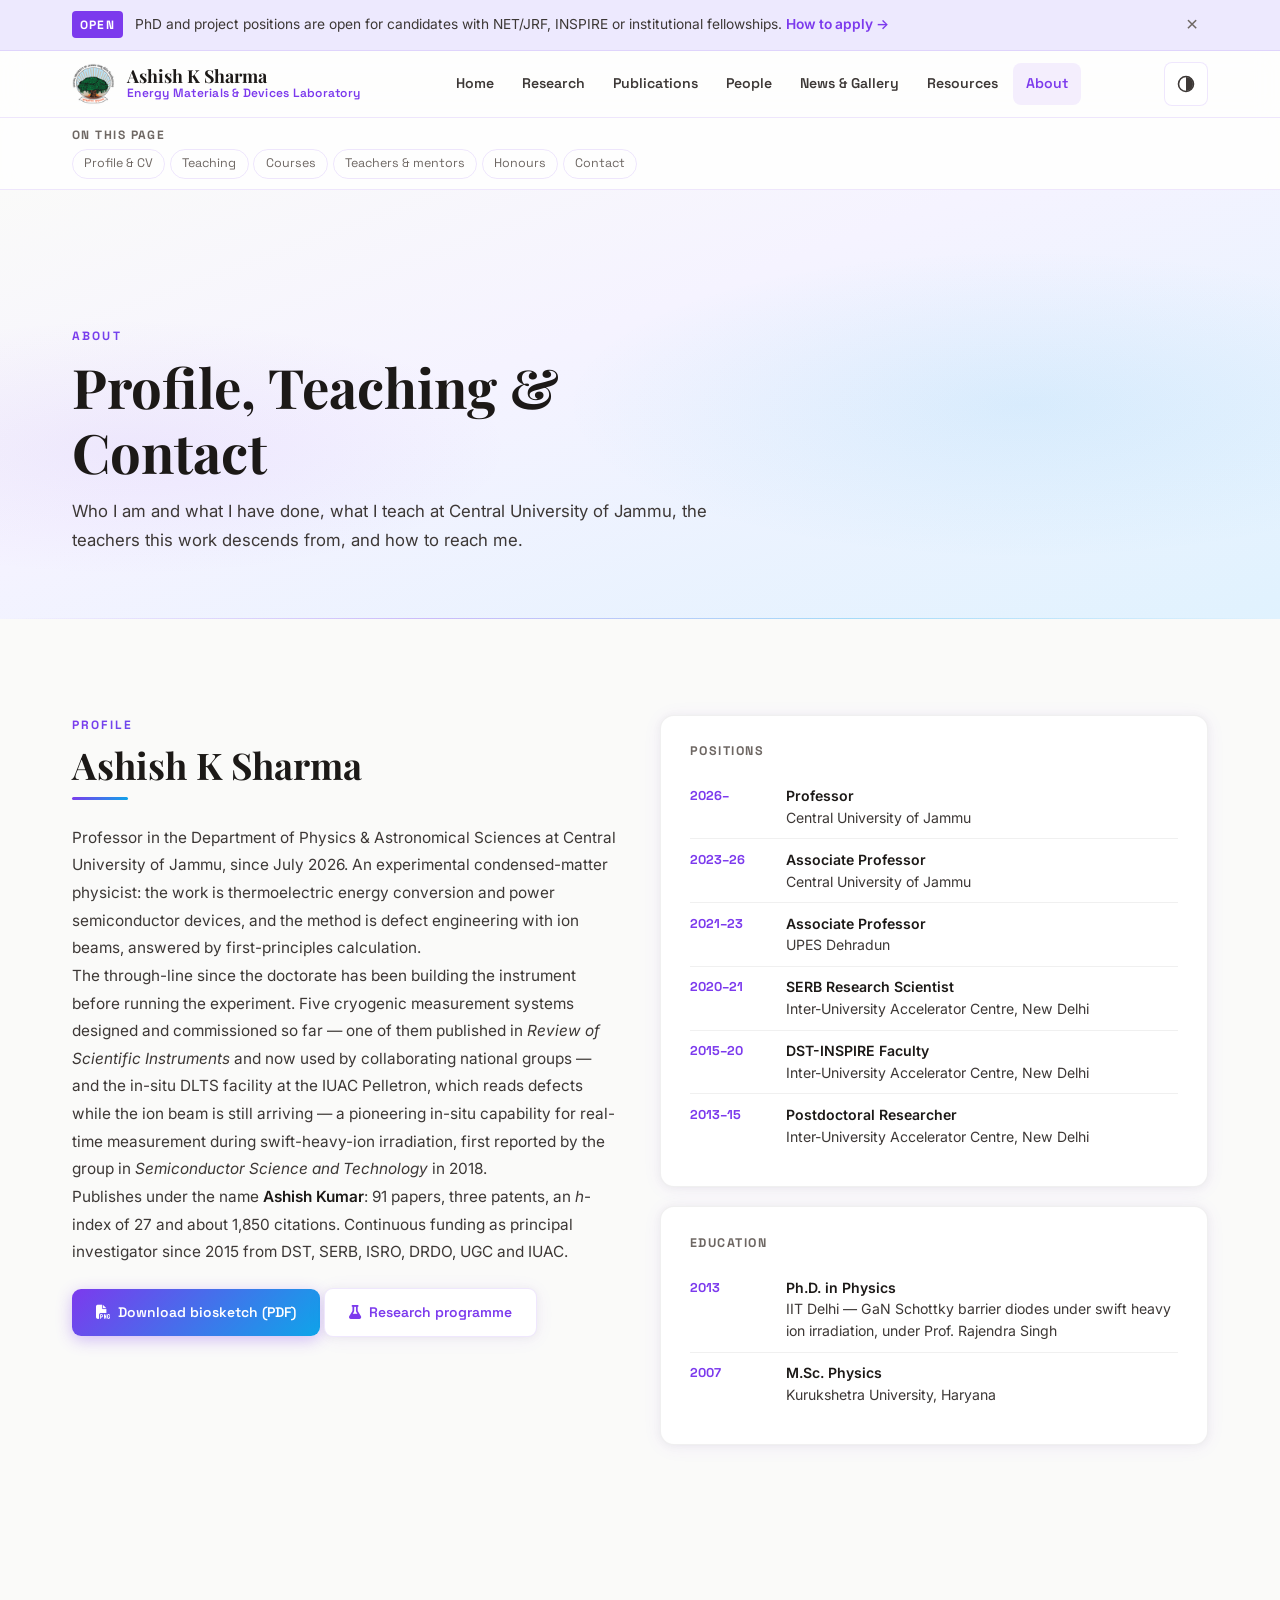
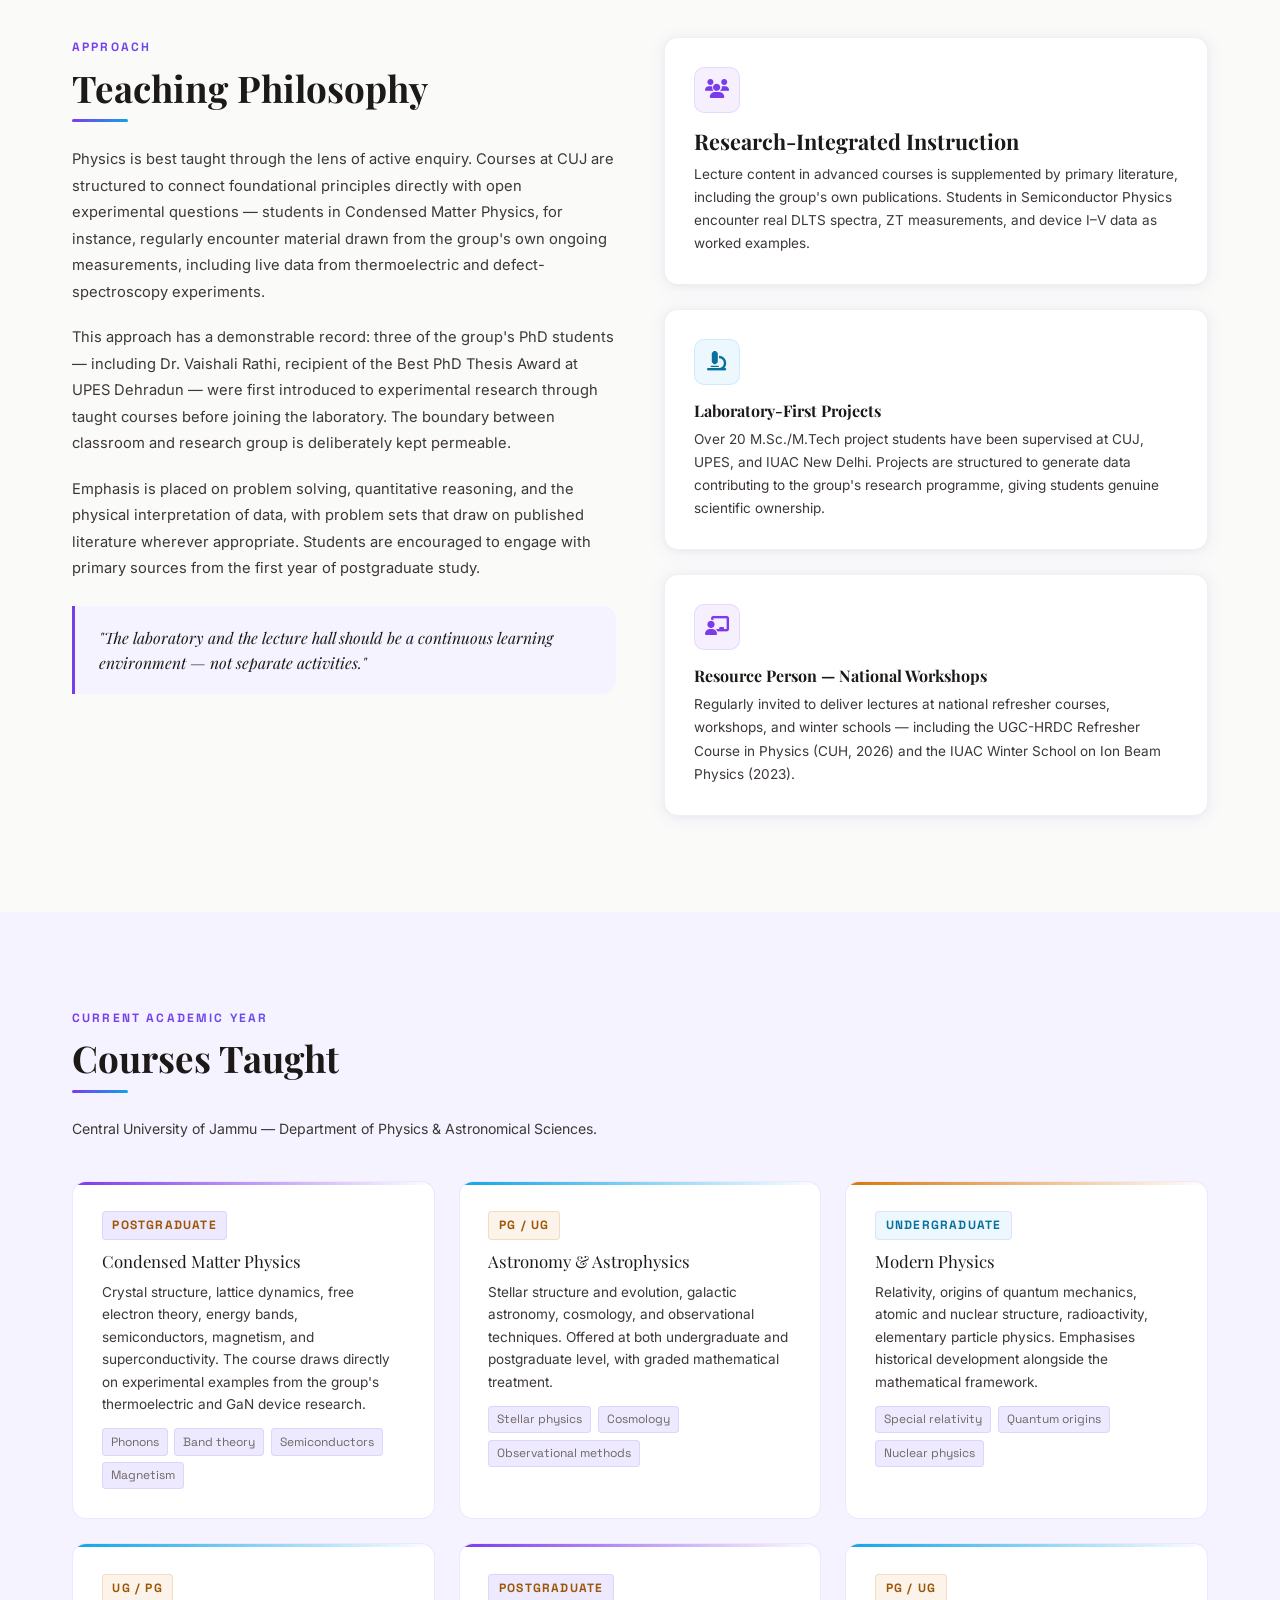
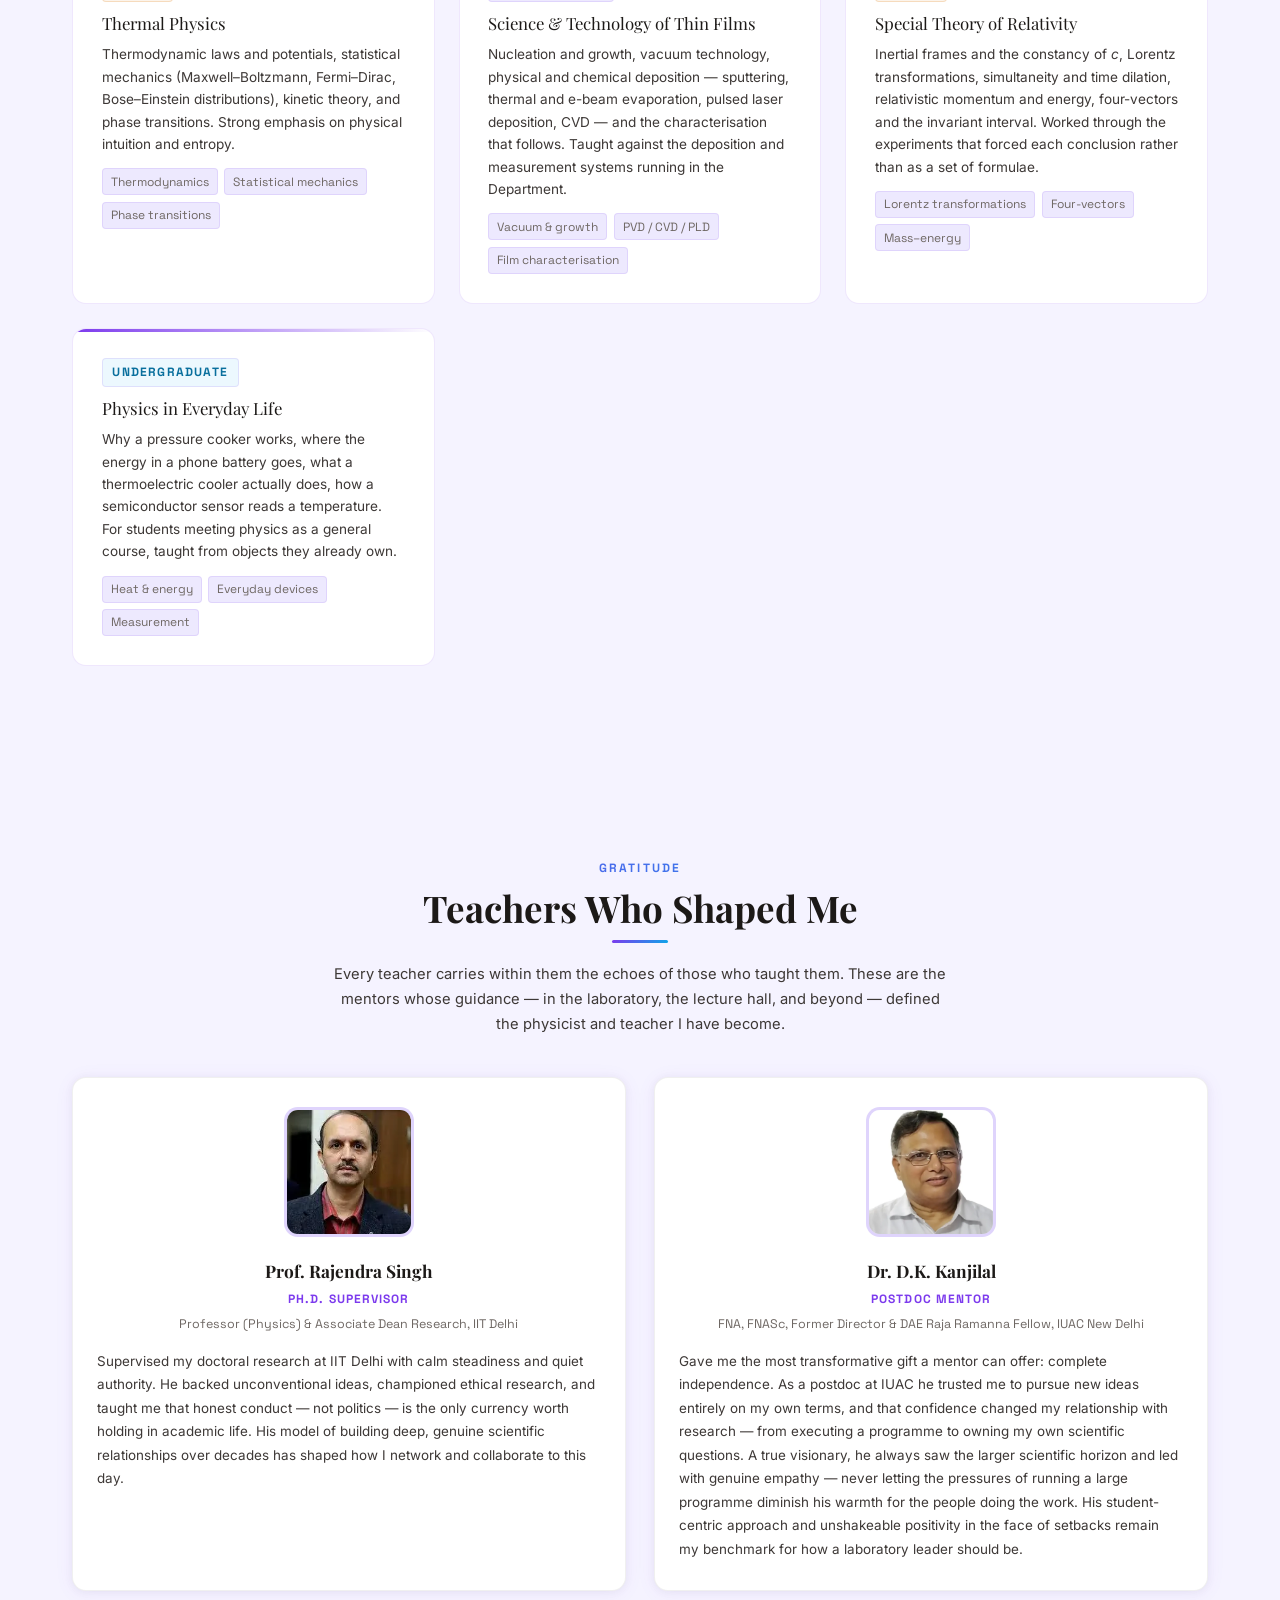
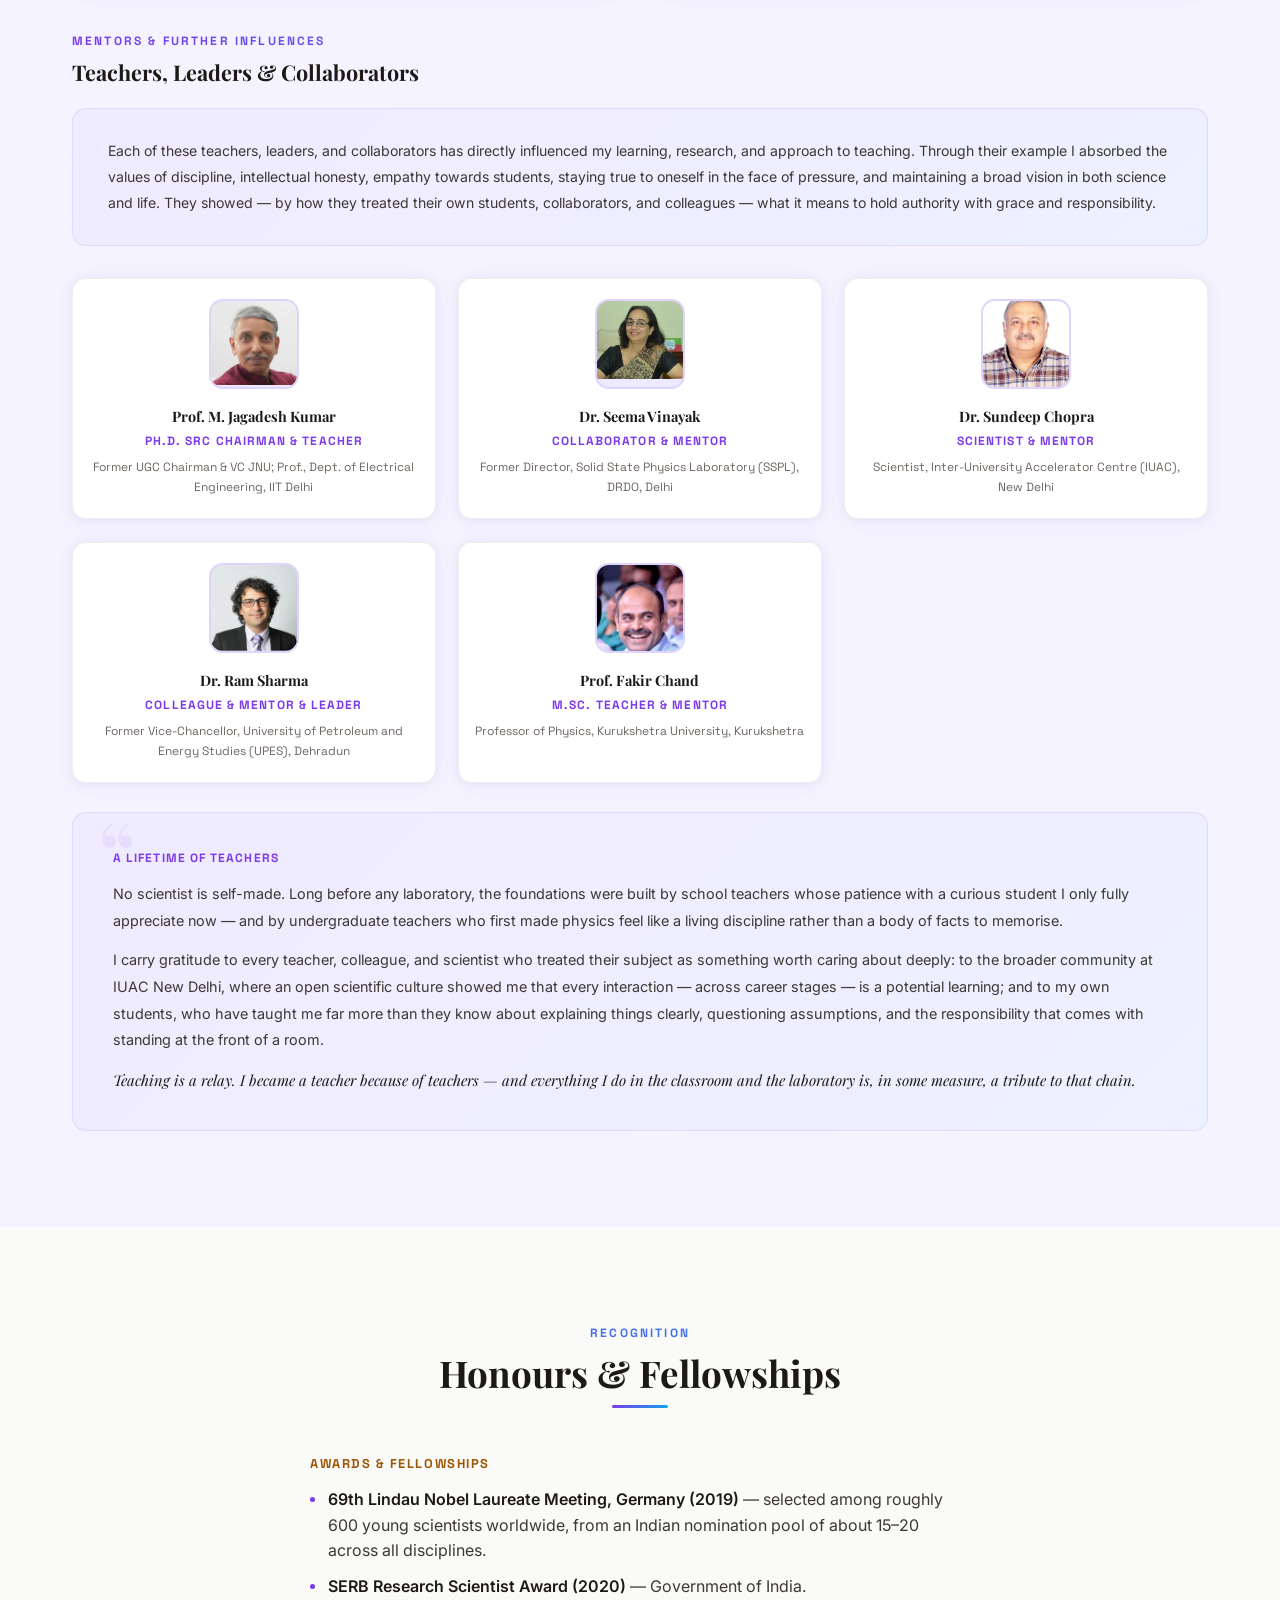
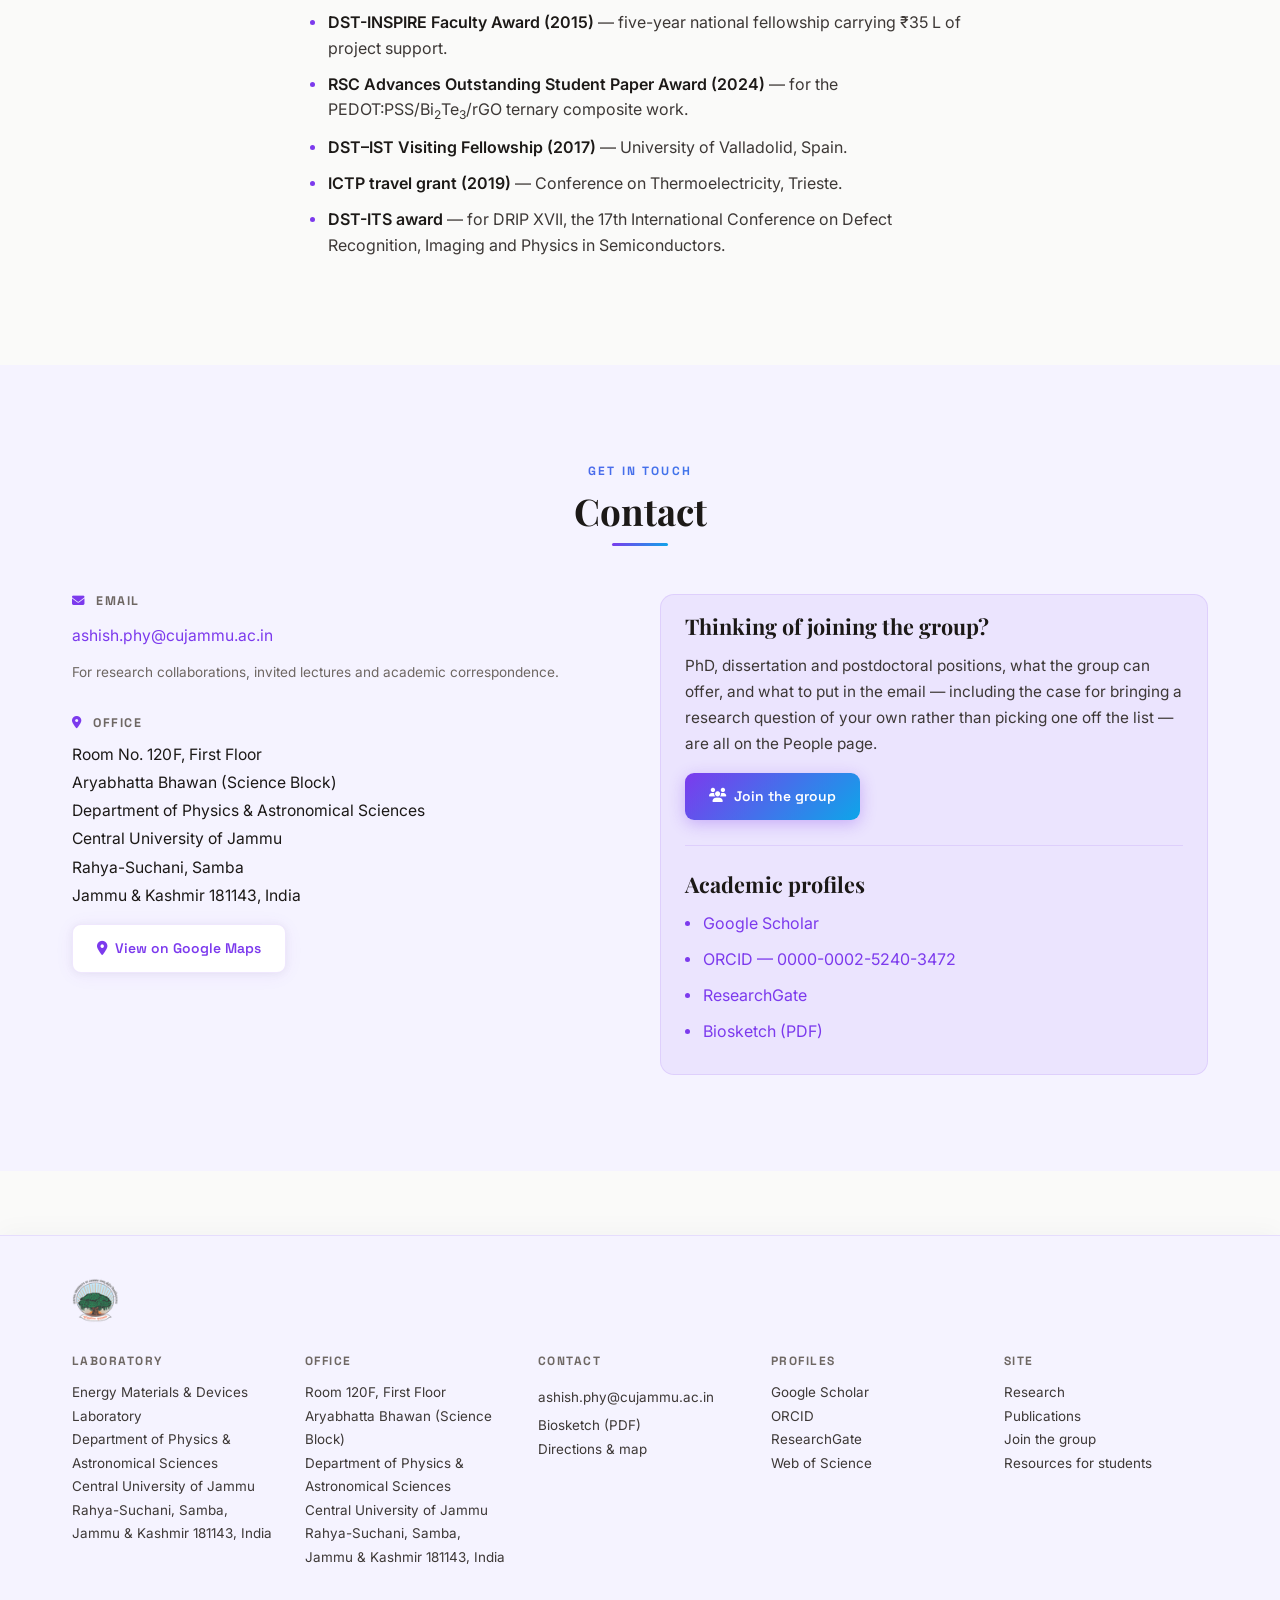
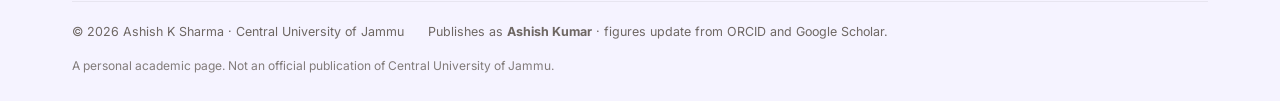
<file: contact.html>
<!DOCTYPE html>
<html lang="en">
<head>
<meta charset="UTF-8">
<meta http-equiv="refresh" content="0; url=about.html#contact">
<link rel="canonical" href="https://dr-aks.github.io/about.html">
<meta name="robots" content="noindex, follow">
<title>Moved &mdash; Ashish K Sharma</title>
<script>location.replace("about.html#contact");</script>
</head>
<body style="font:16px/1.6 system-ui;max-width:32rem;margin:15vh auto;padding:0 1.5rem">
<p>This page has moved to <a href="about.html#contact">about.html#contact</a>.</p>
</body>
</html>
</file>
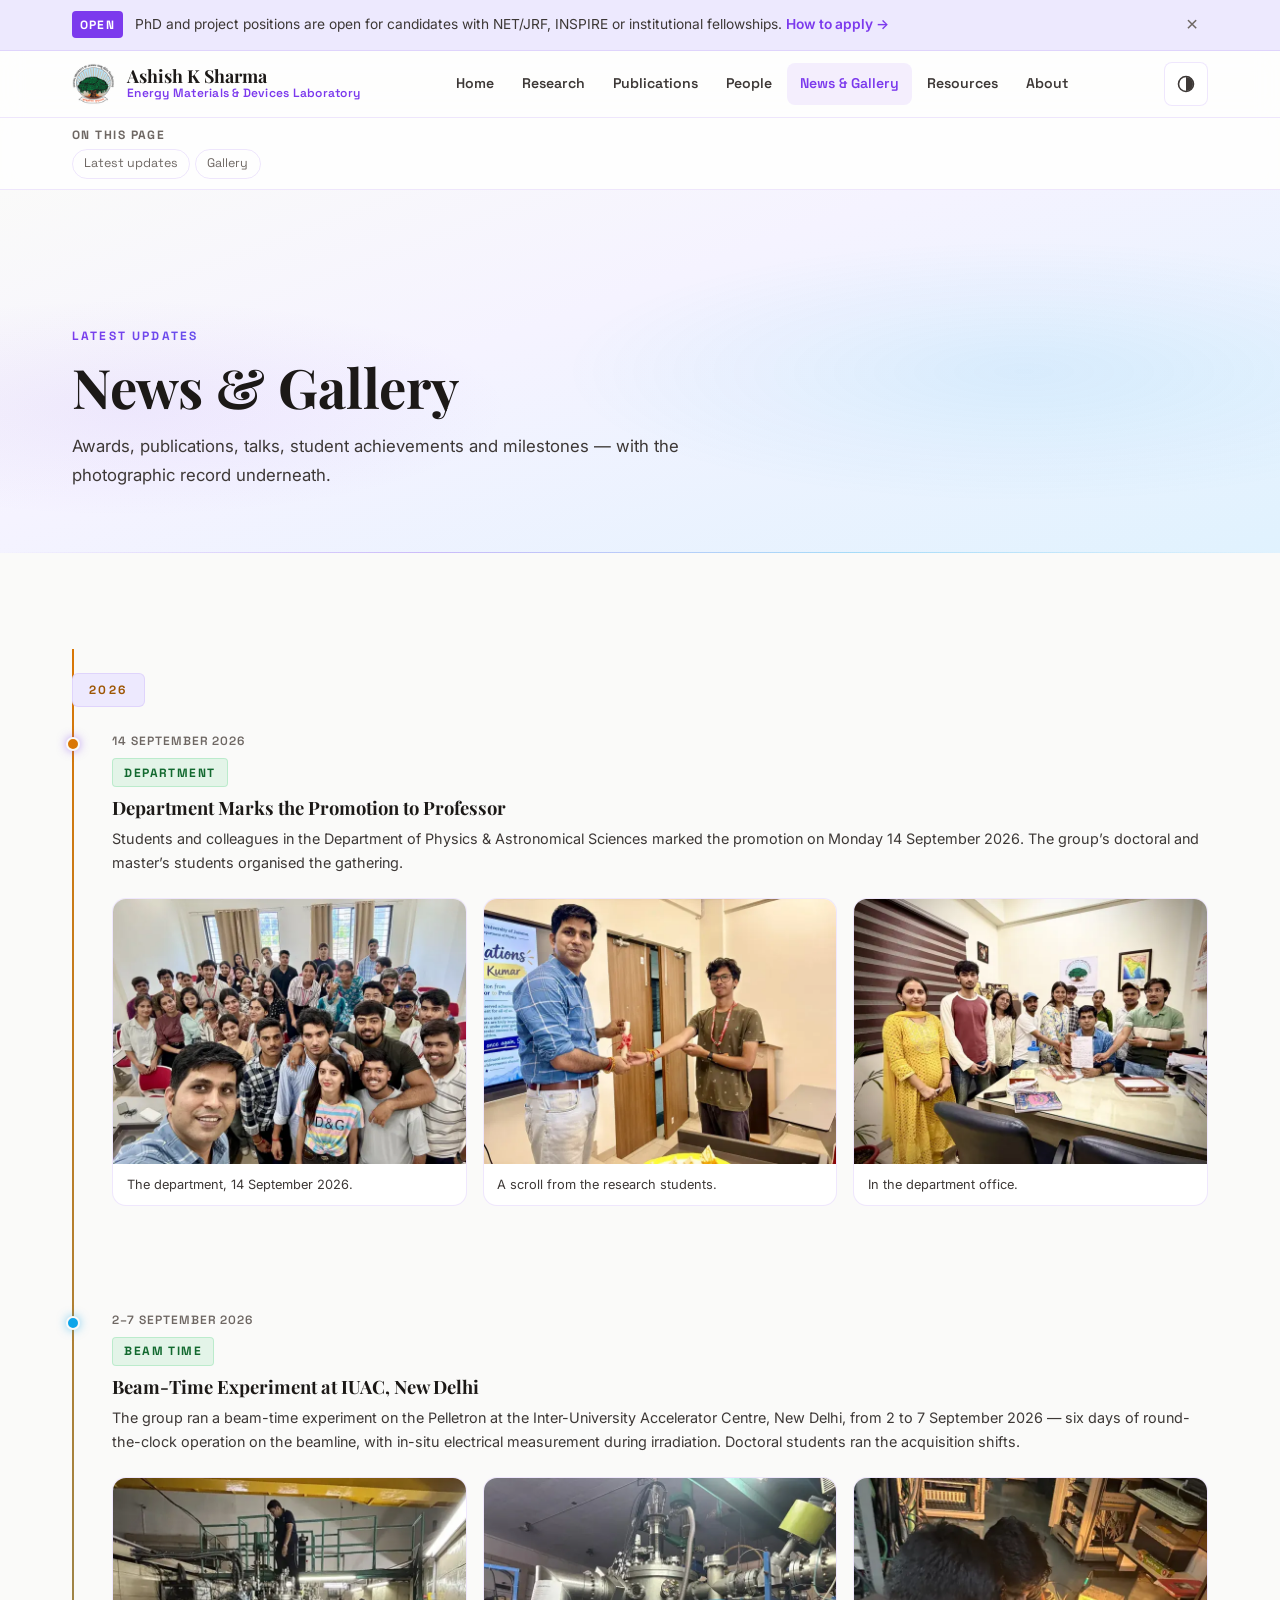
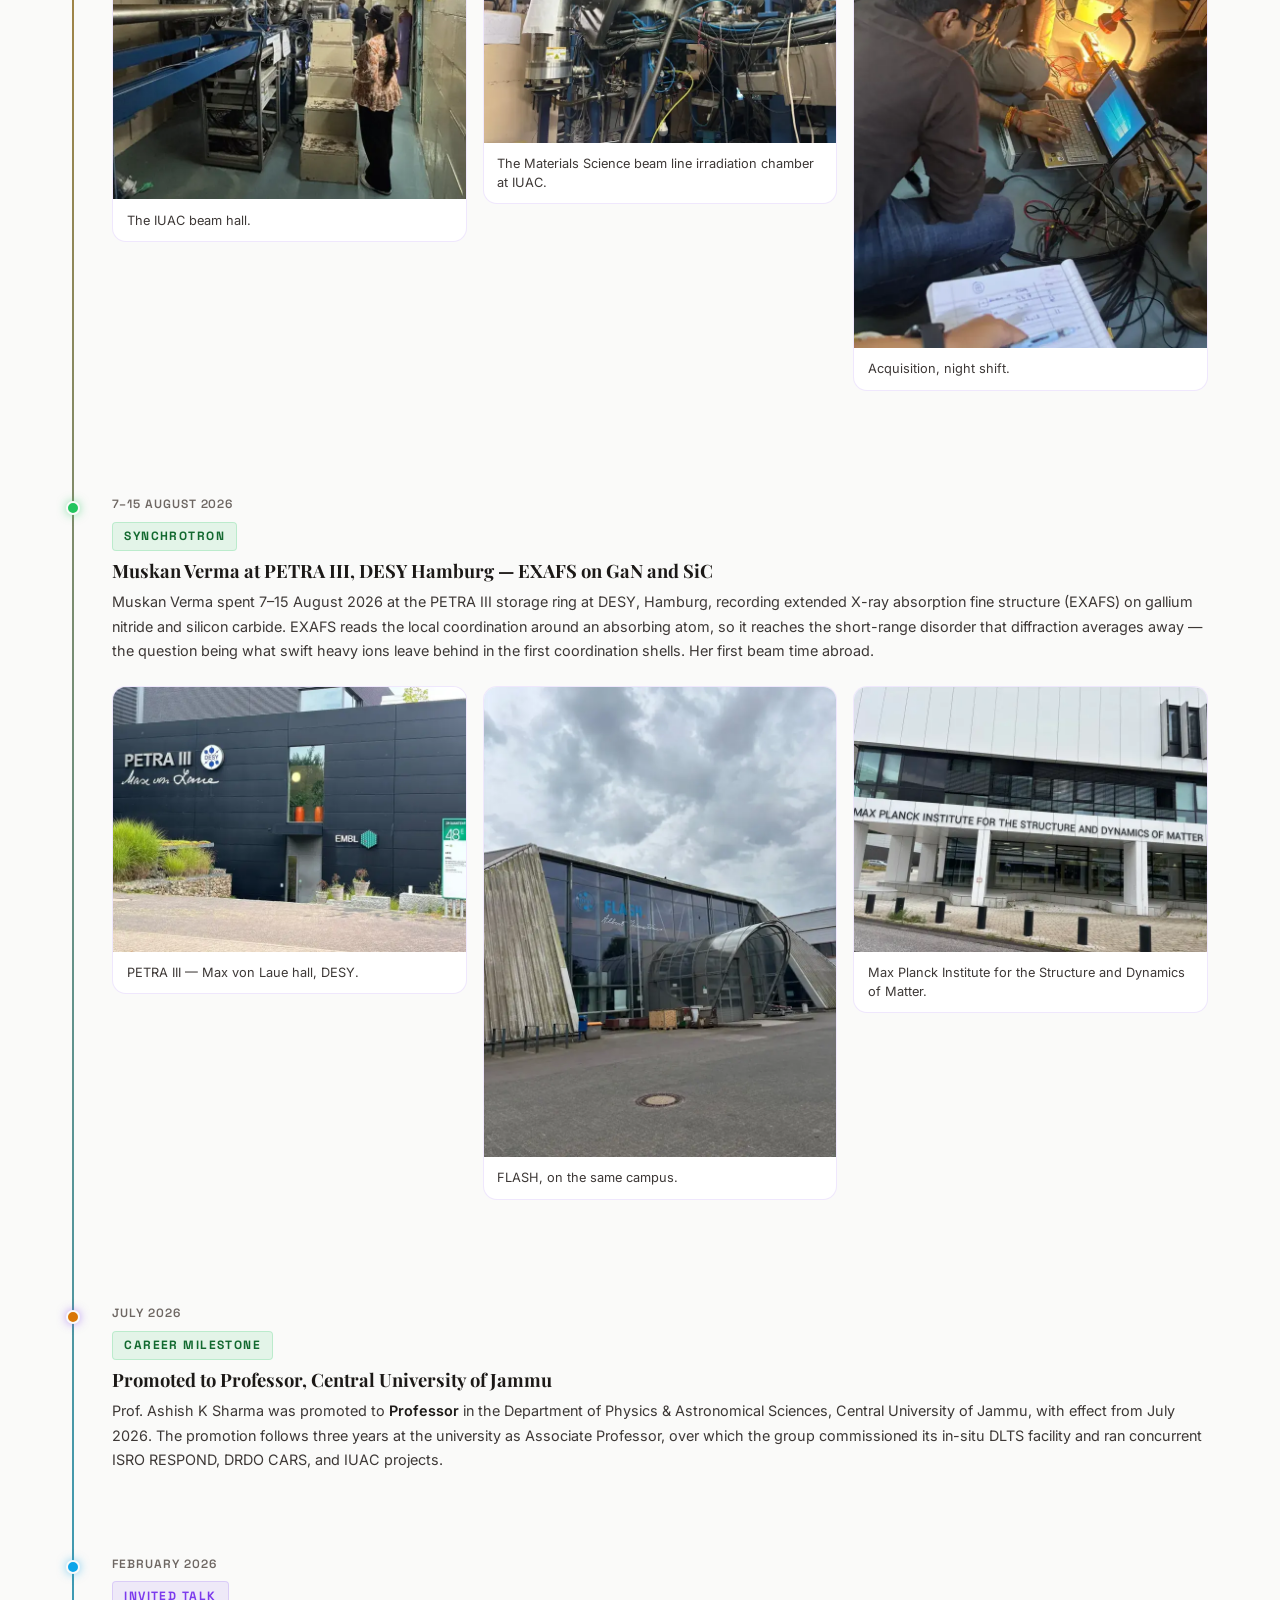
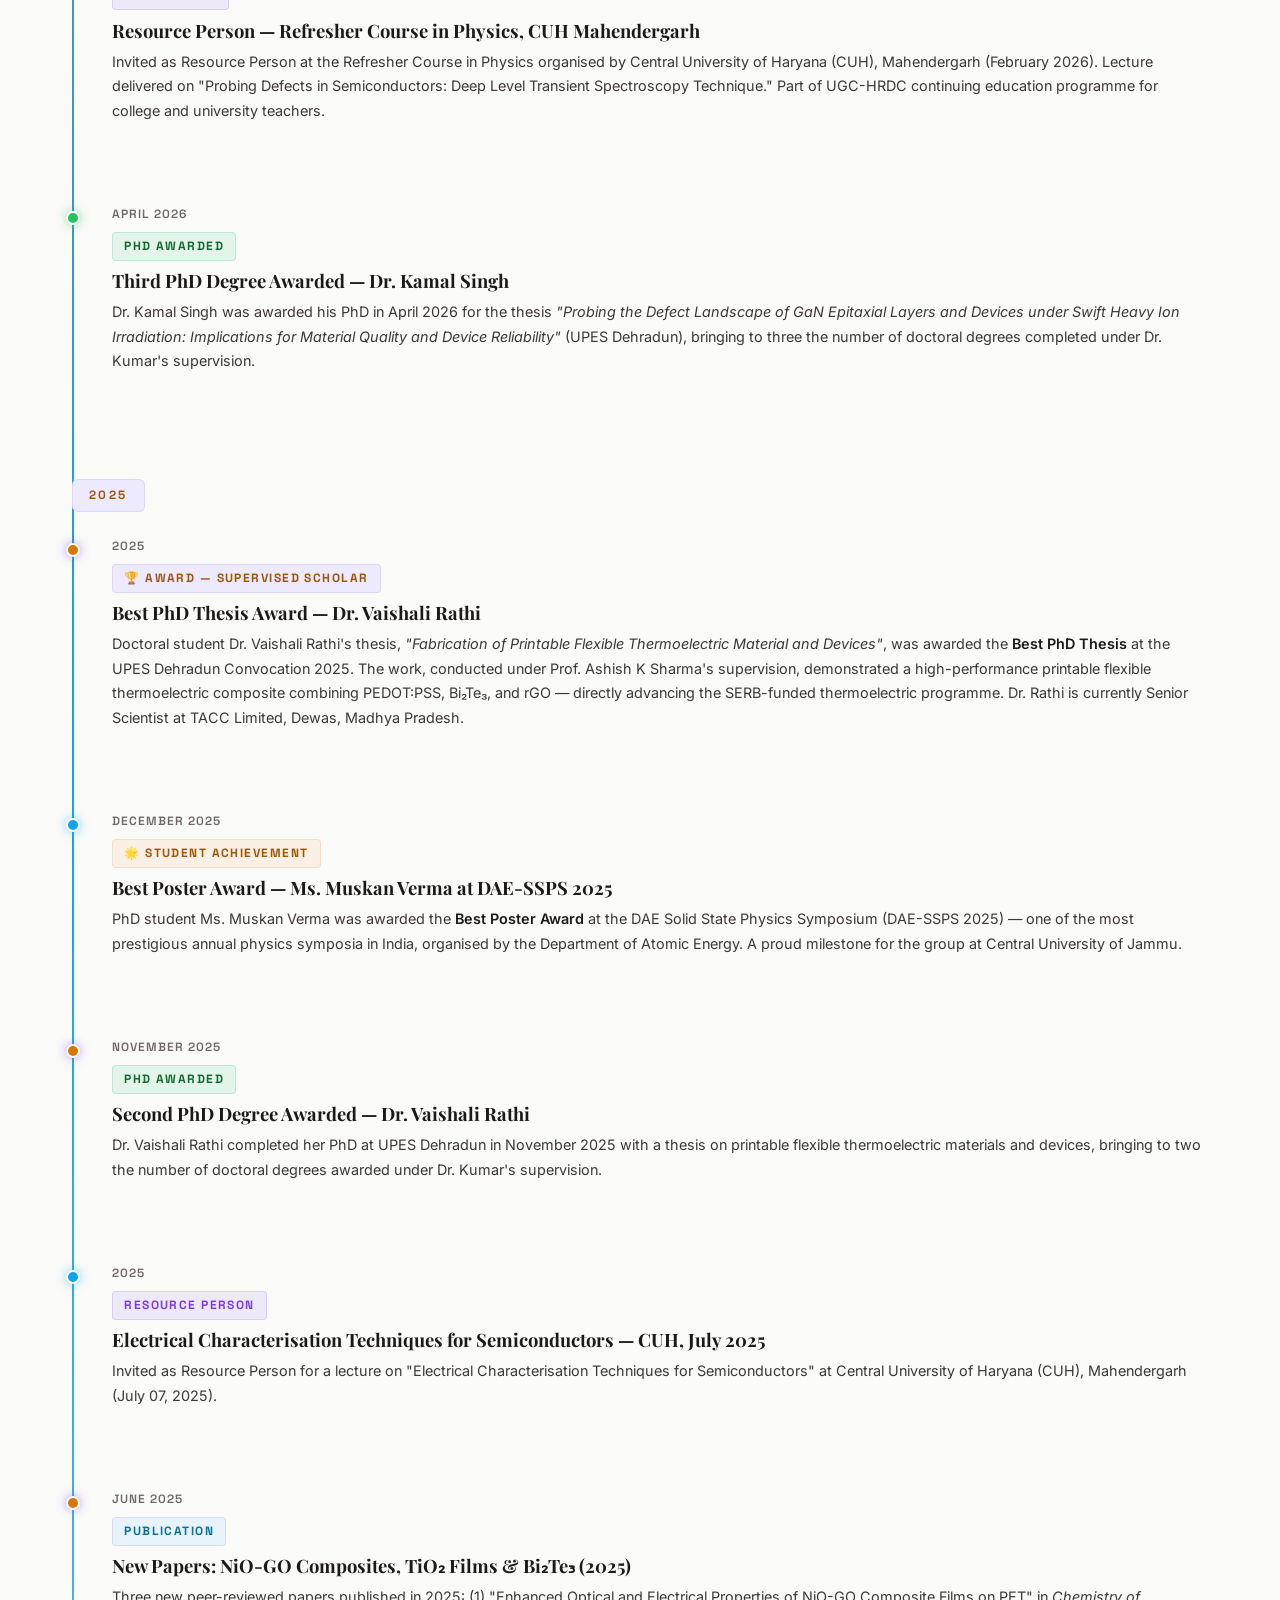
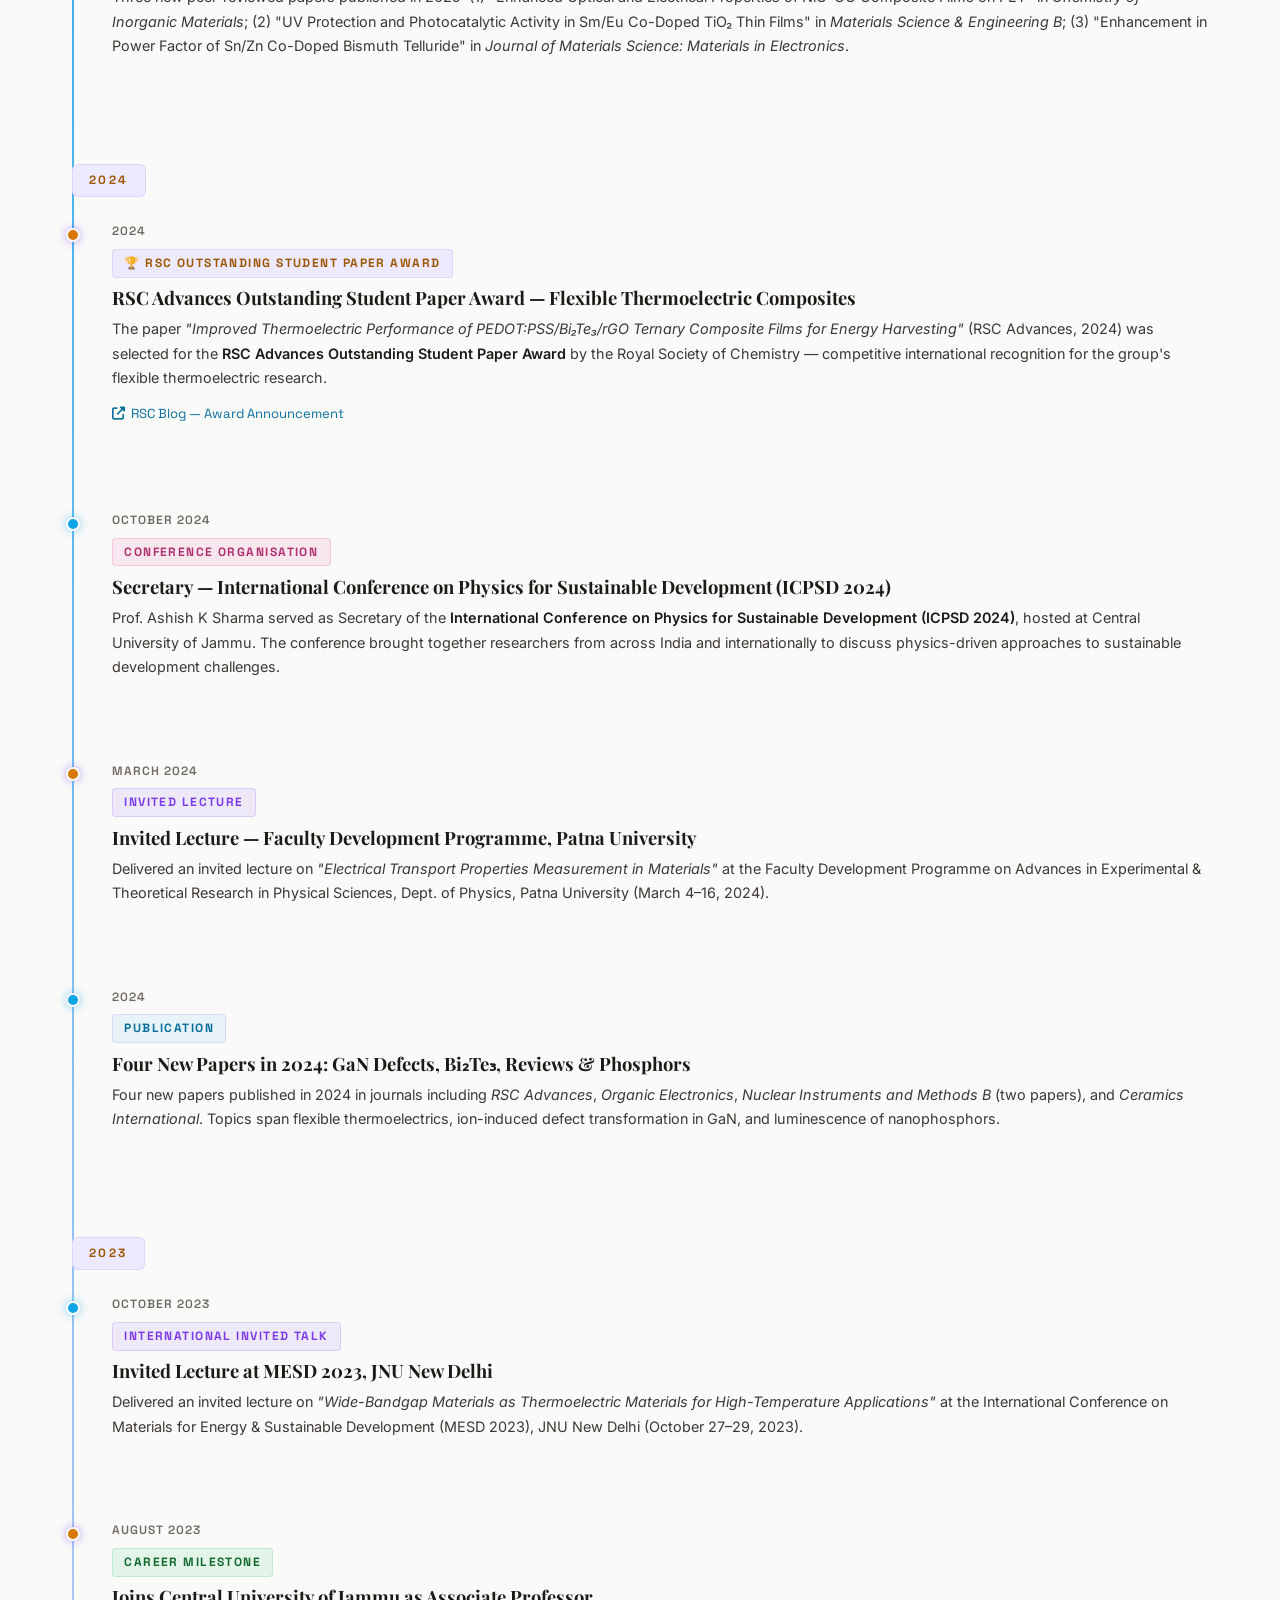
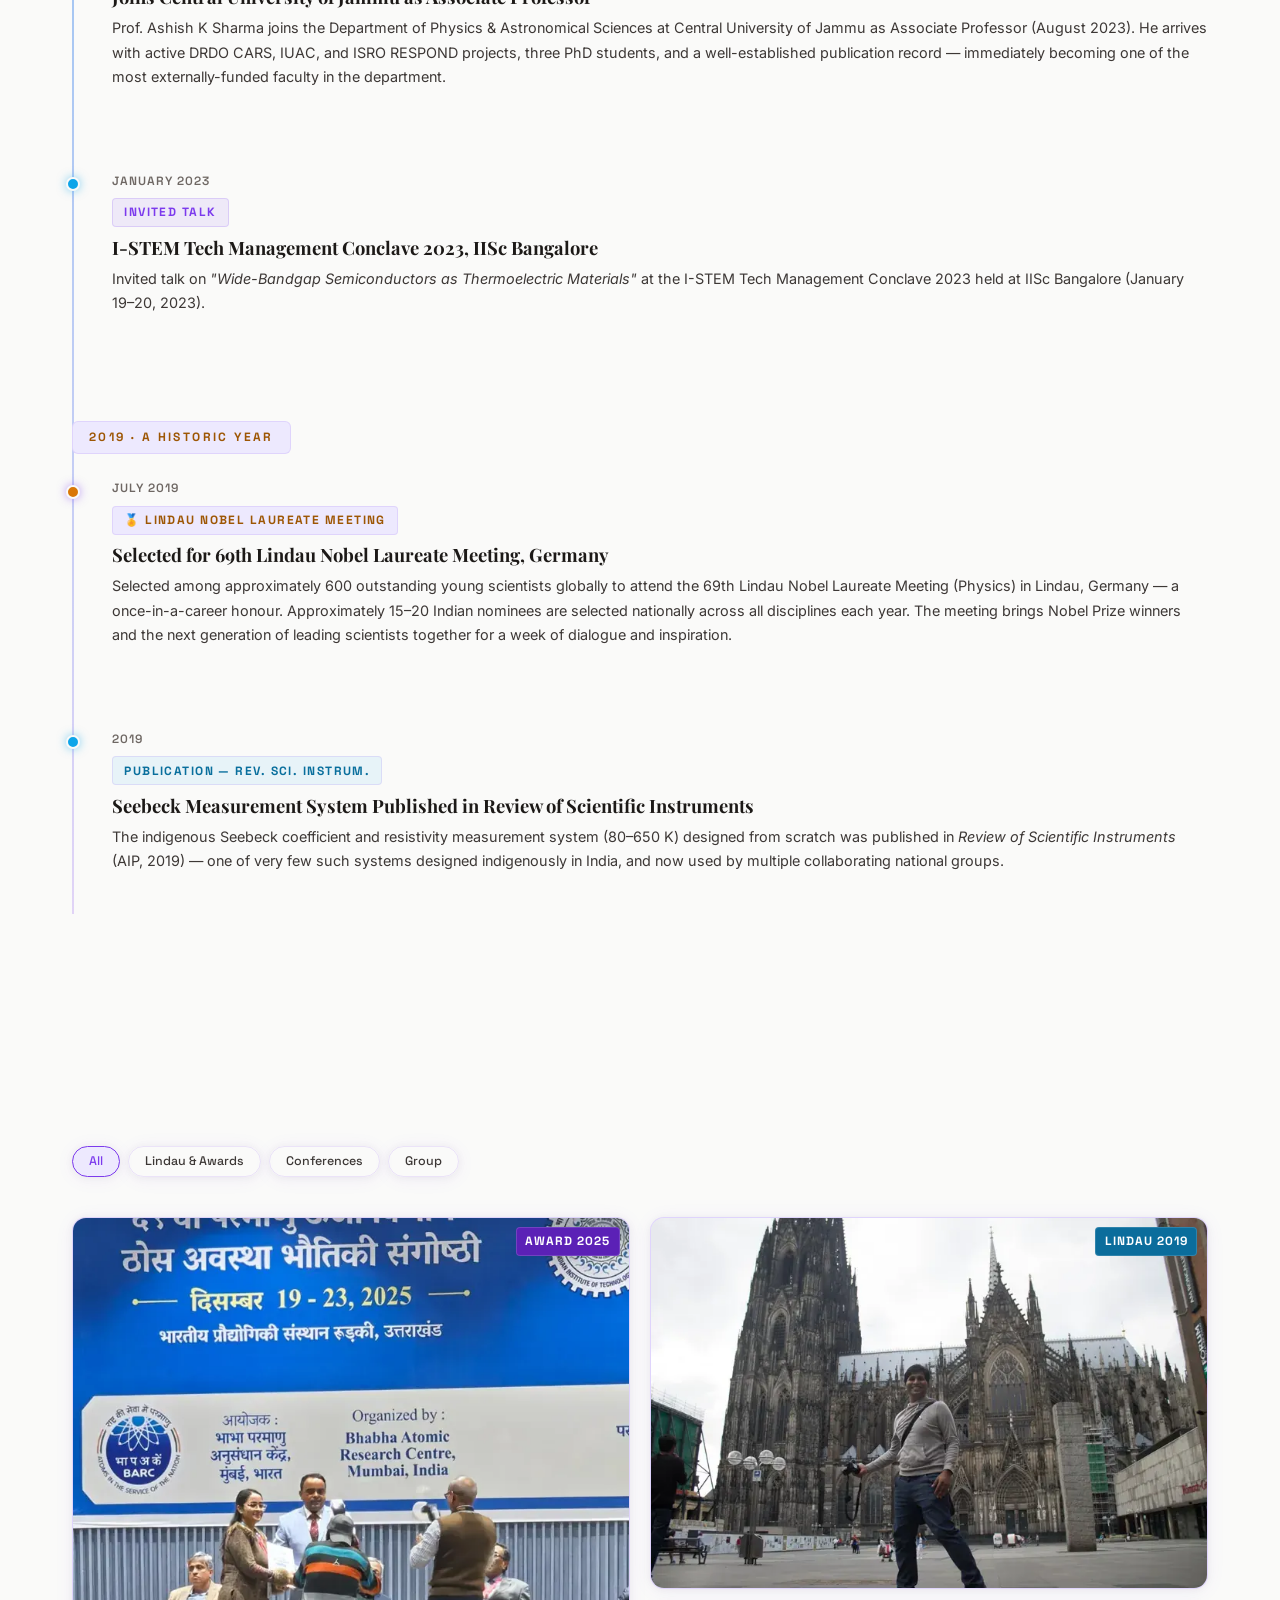
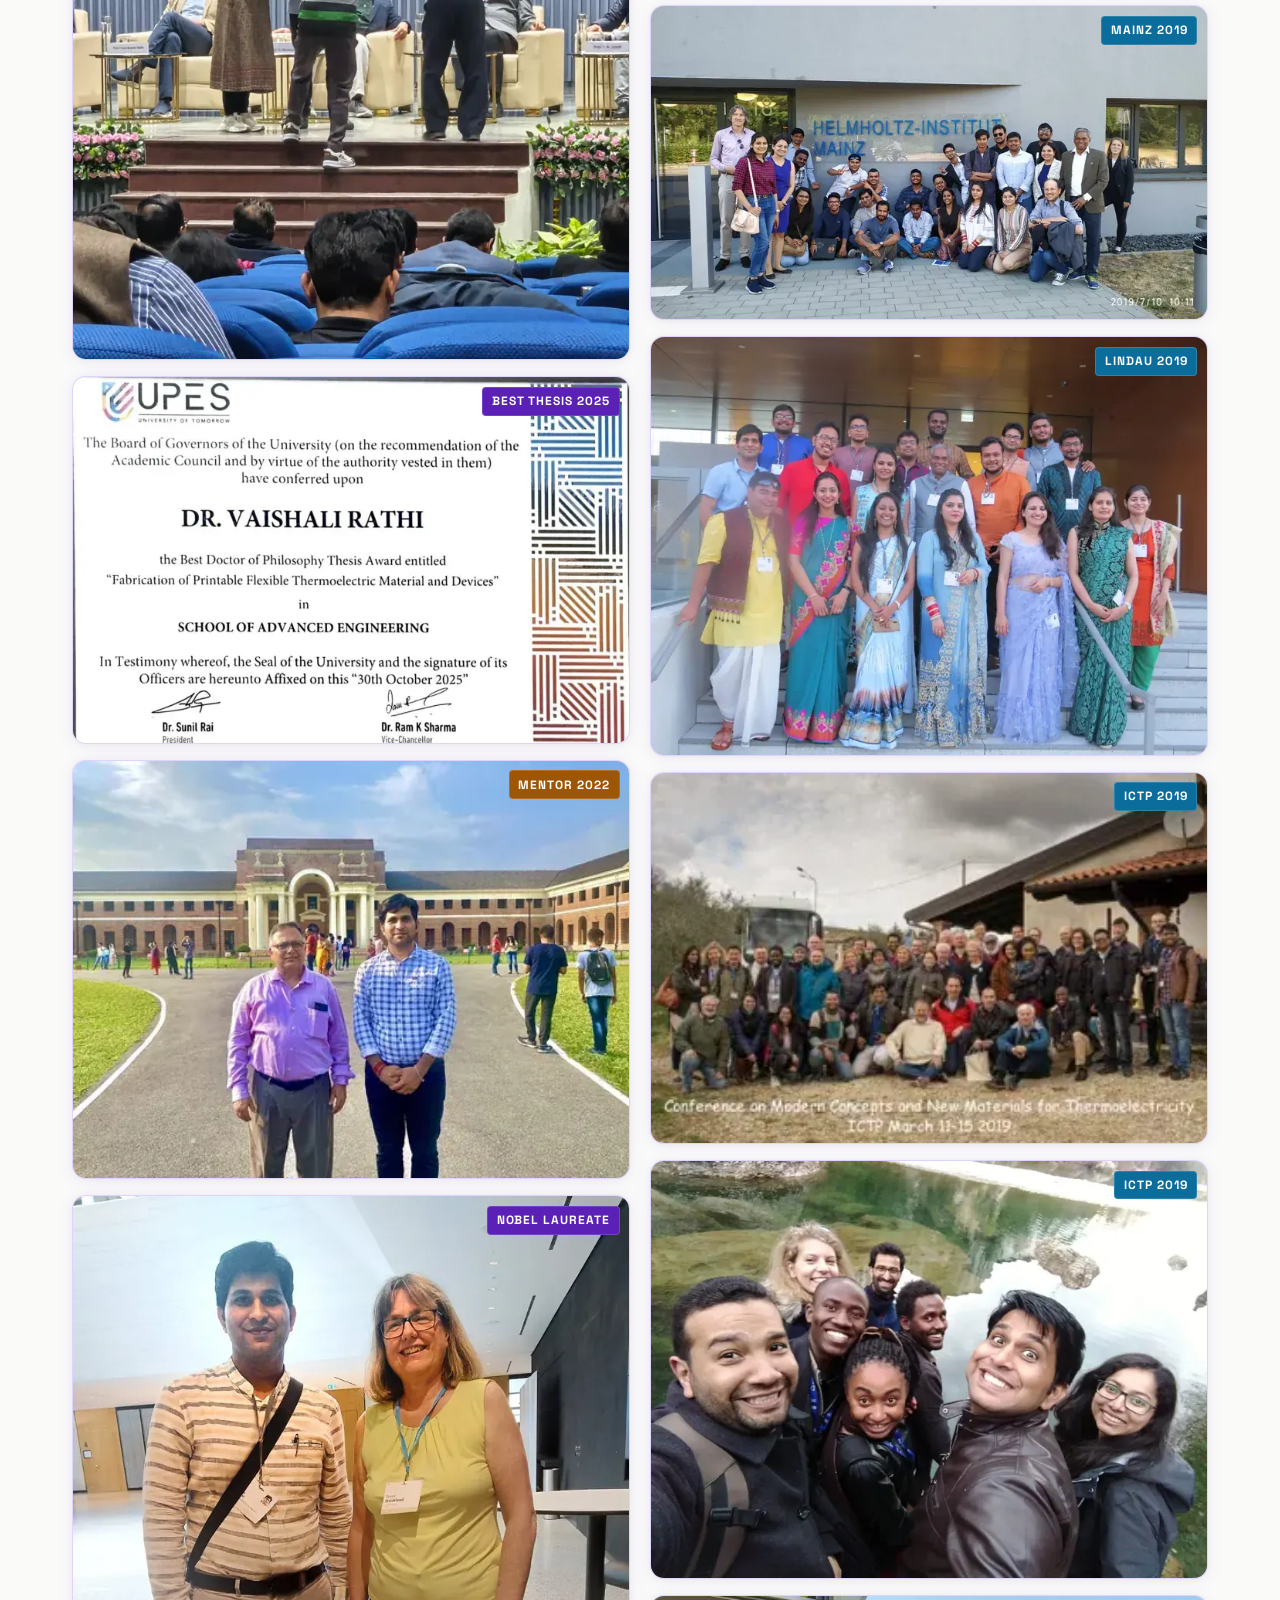
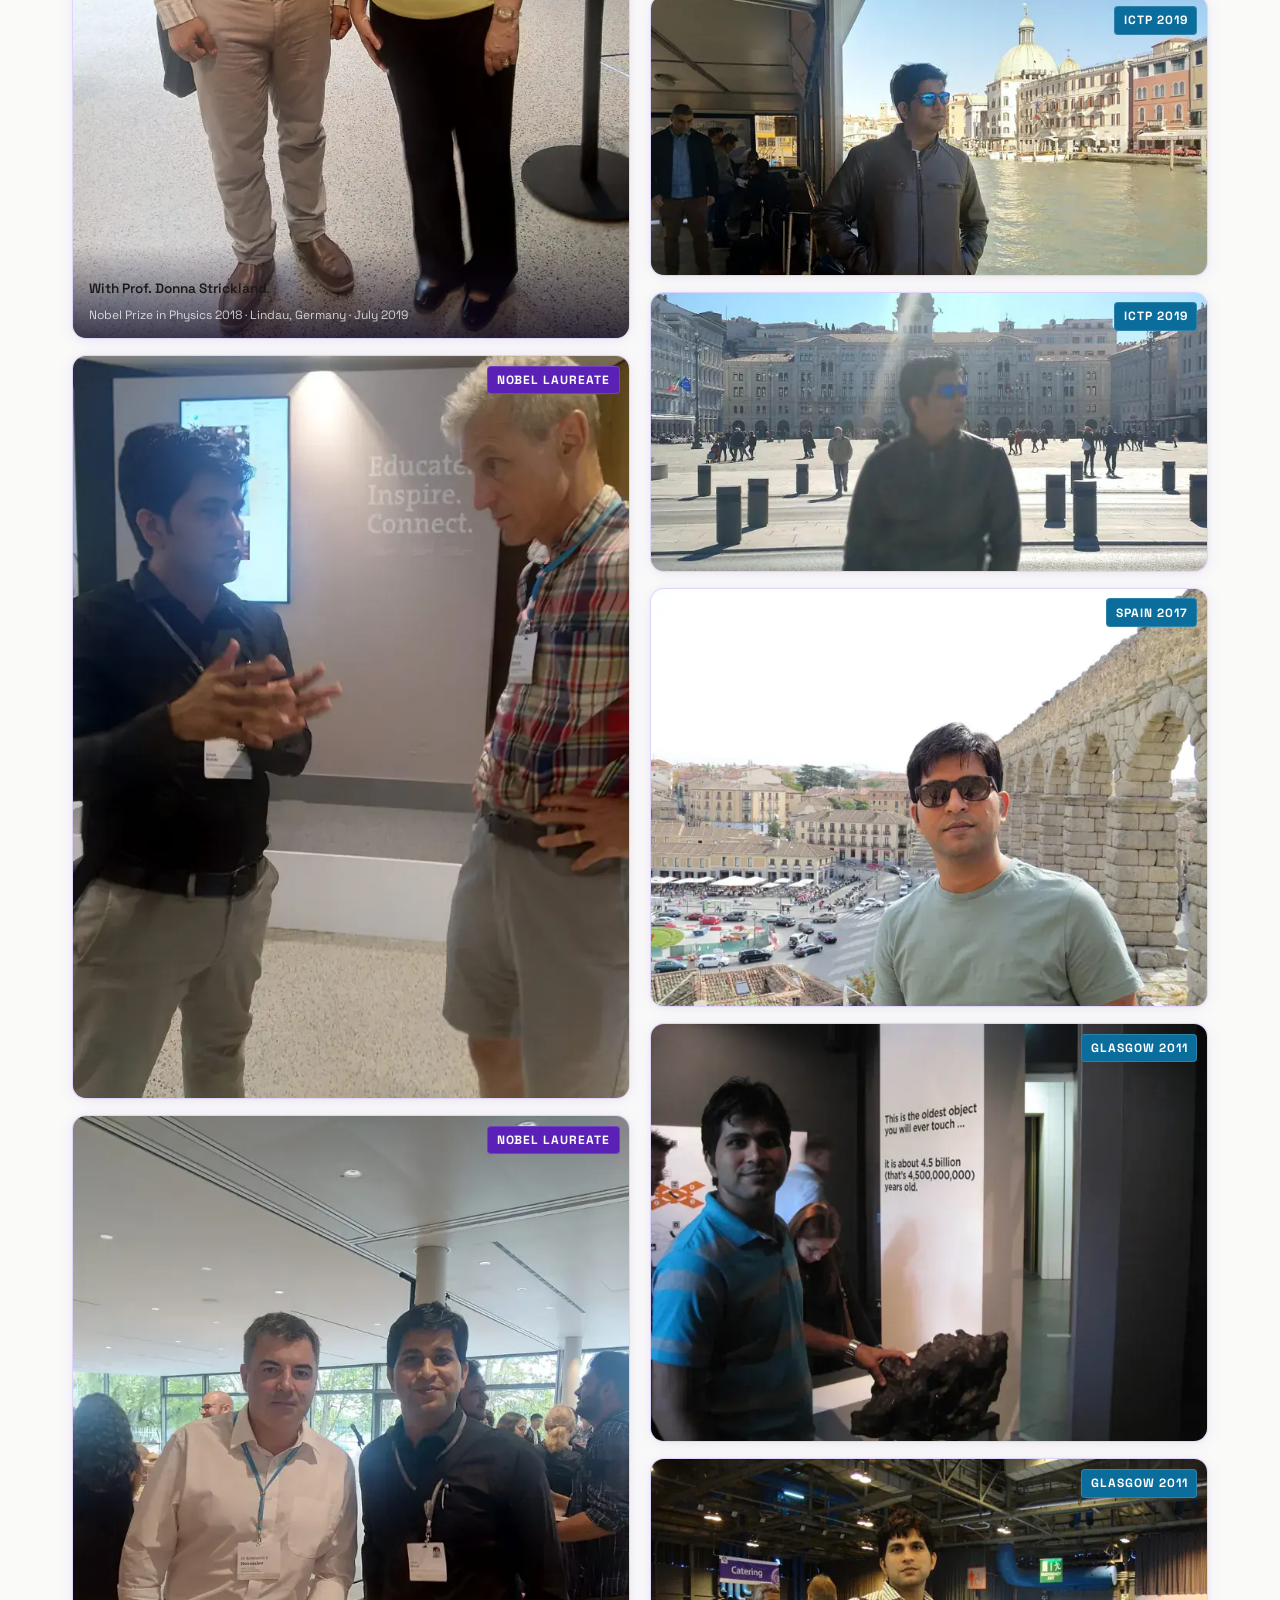
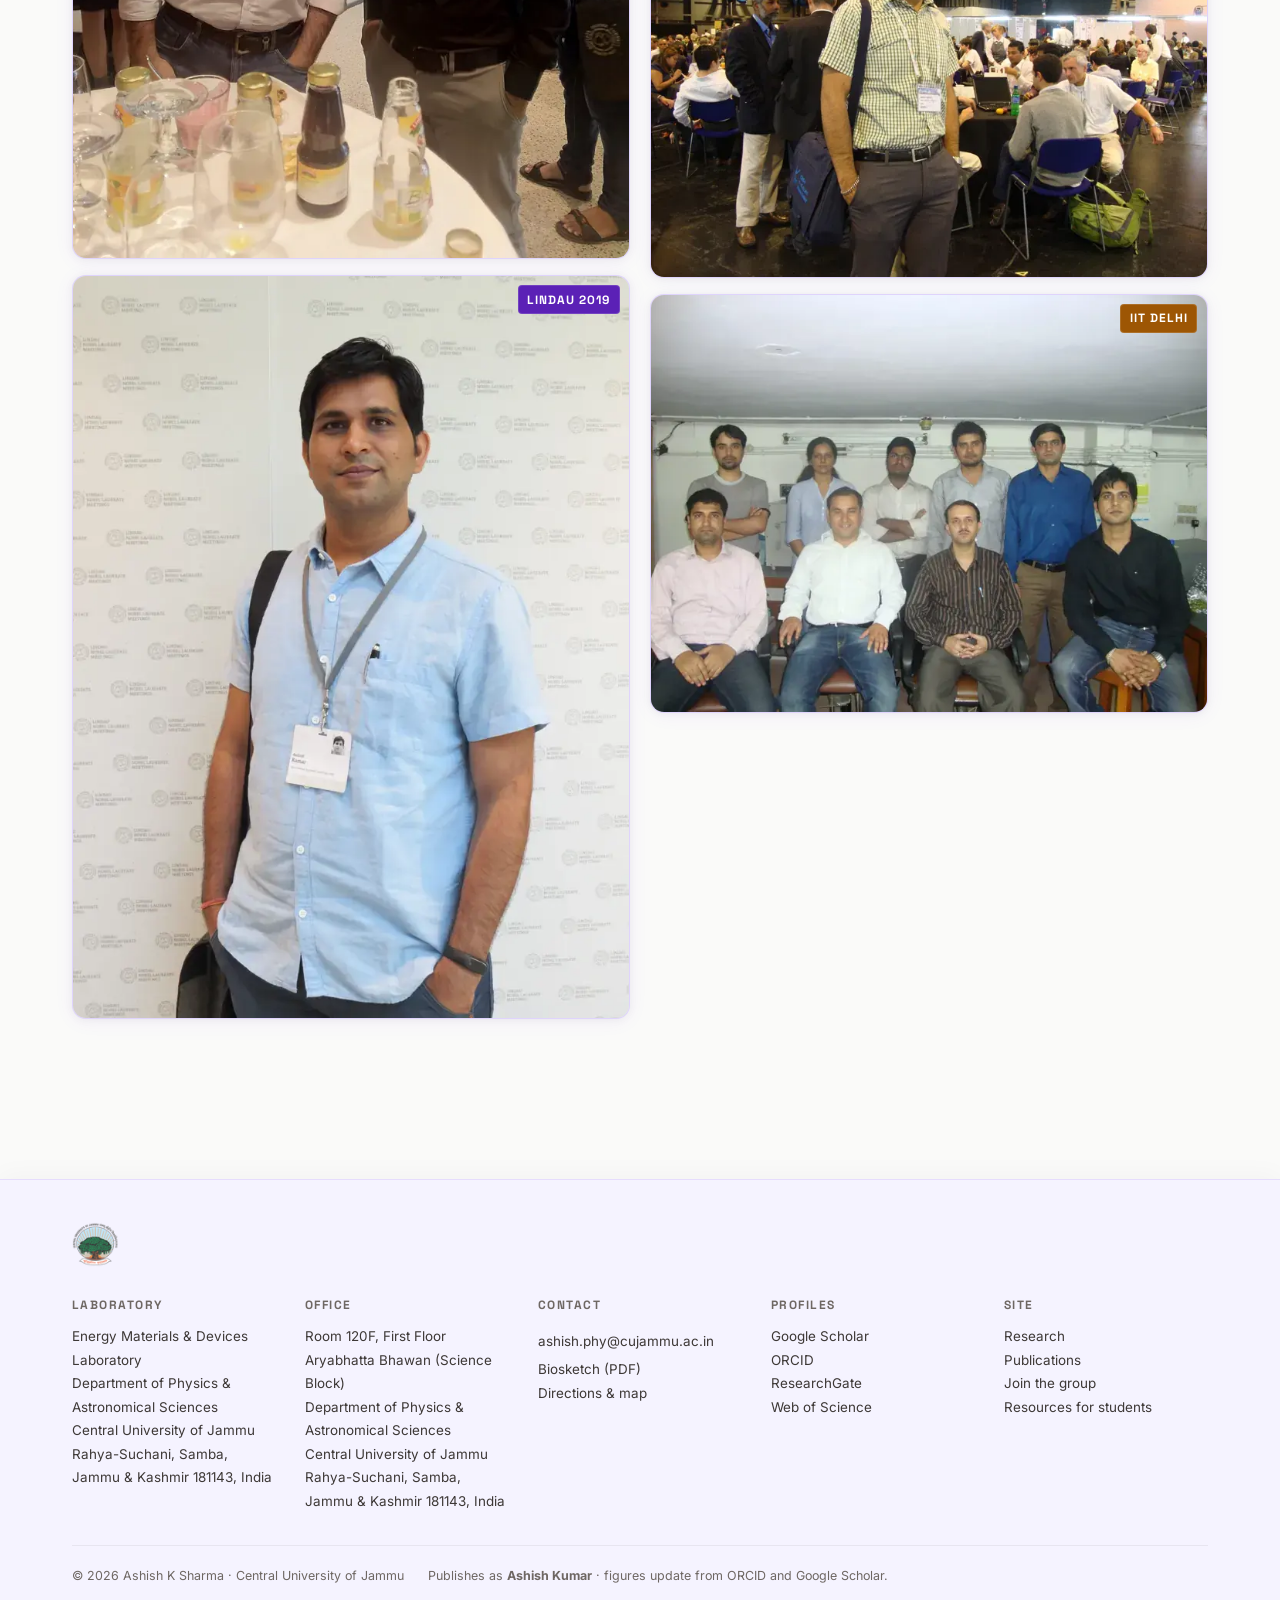
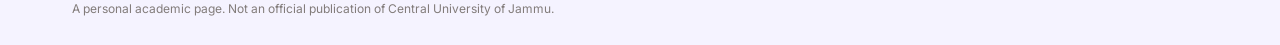
<file: gallery.html>
<!DOCTYPE html>
<html lang="en">
<head>
<meta charset="UTF-8">
<meta http-equiv="refresh" content="0; url=news.html#gallery">
<link rel="canonical" href="https://dr-aks.github.io/news.html">
<meta name="robots" content="noindex, follow">
<title>Moved &mdash; Ashish K Sharma</title>
<script>location.replace("news.html#gallery");</script>
</head>
<body style="font:16px/1.6 system-ui;max-width:32rem;margin:15vh auto;padding:0 1.5rem">
<p>This page has moved to <a href="news.html#gallery">news.html#gallery</a>.</p>
</body>
</html>
</file>
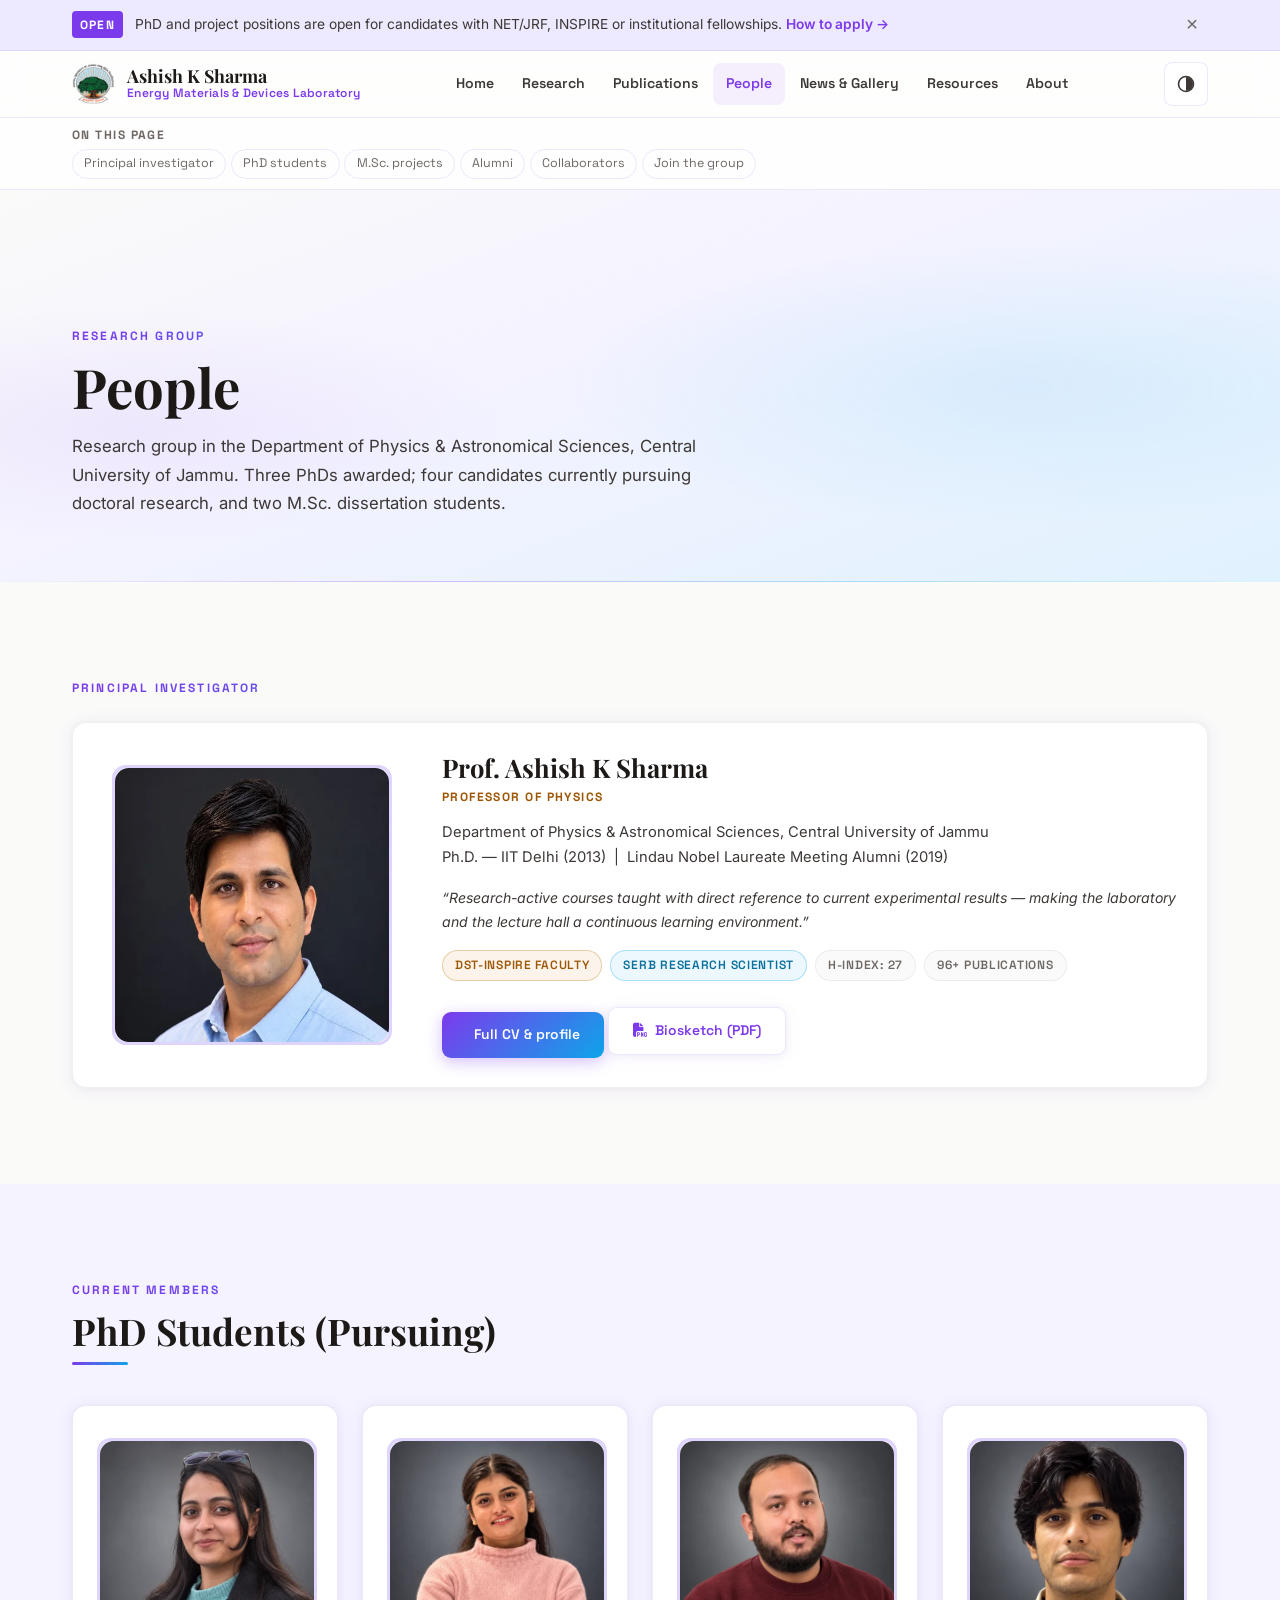
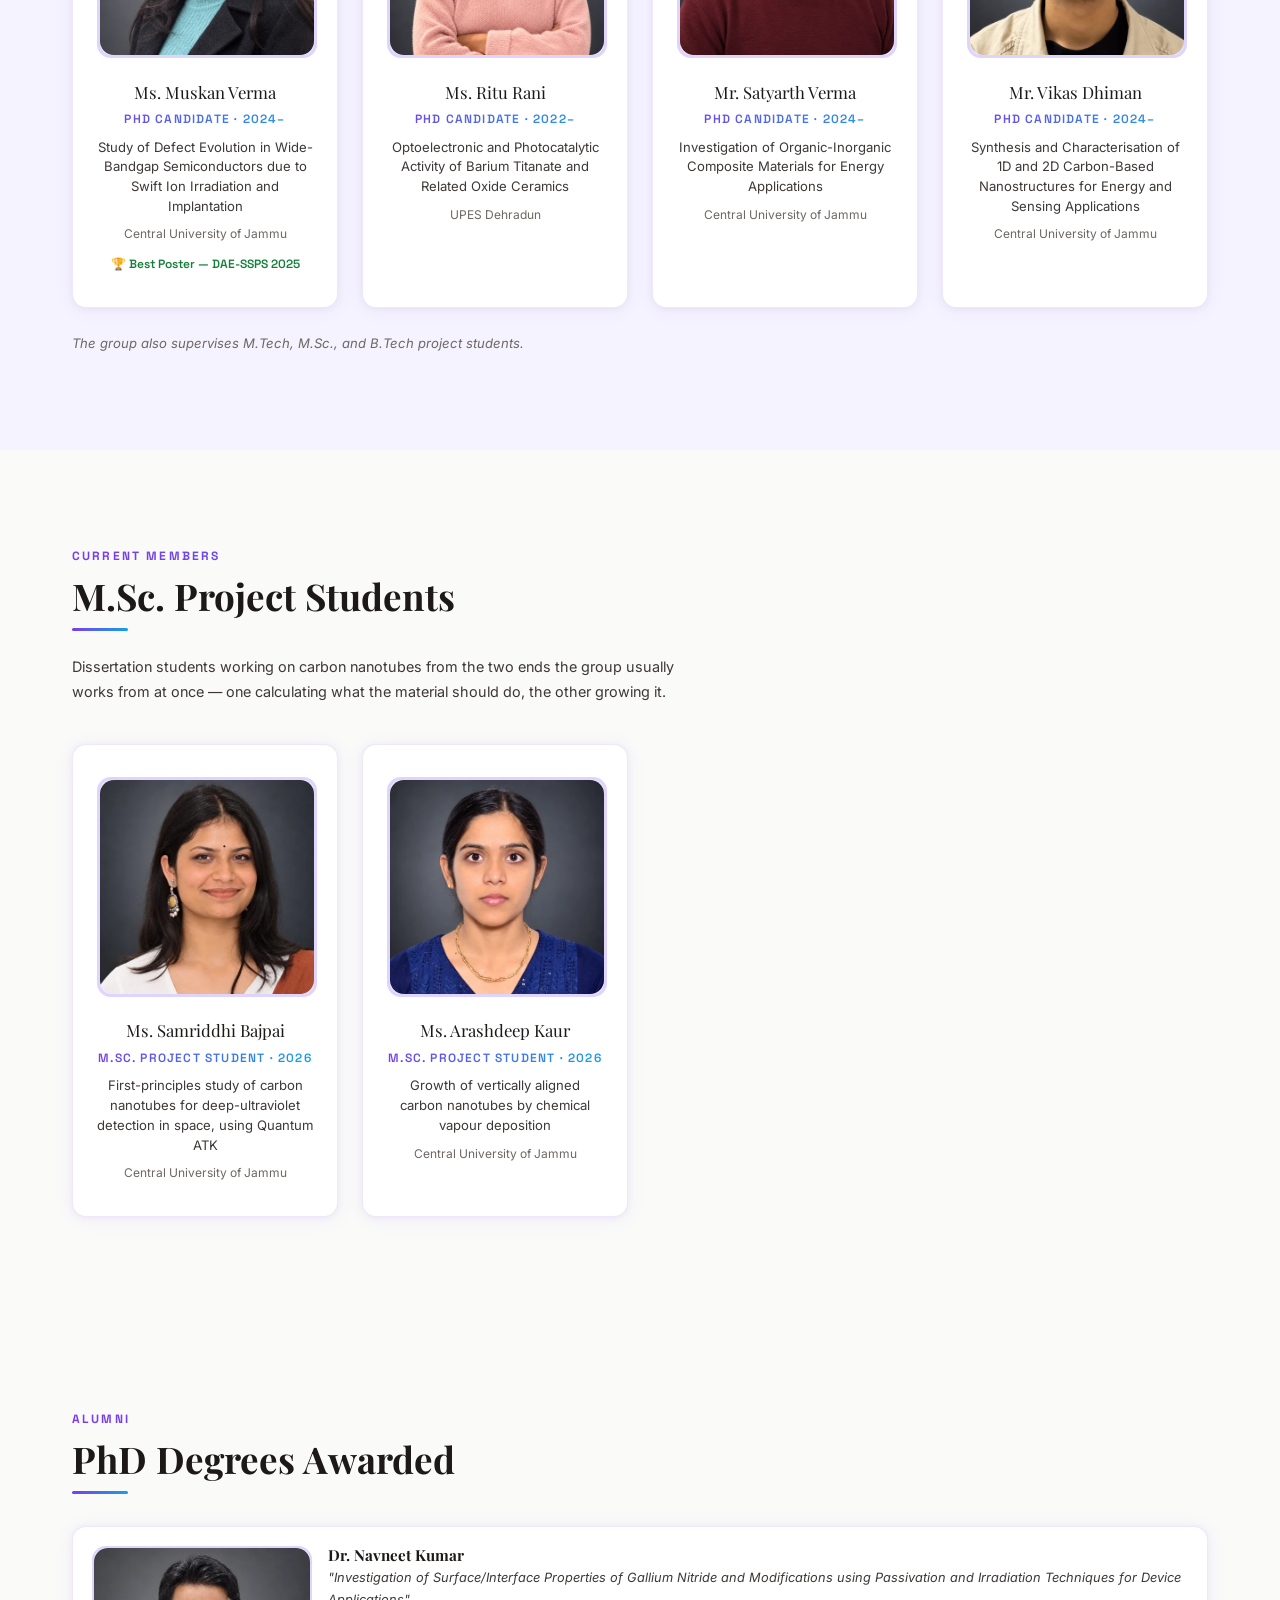
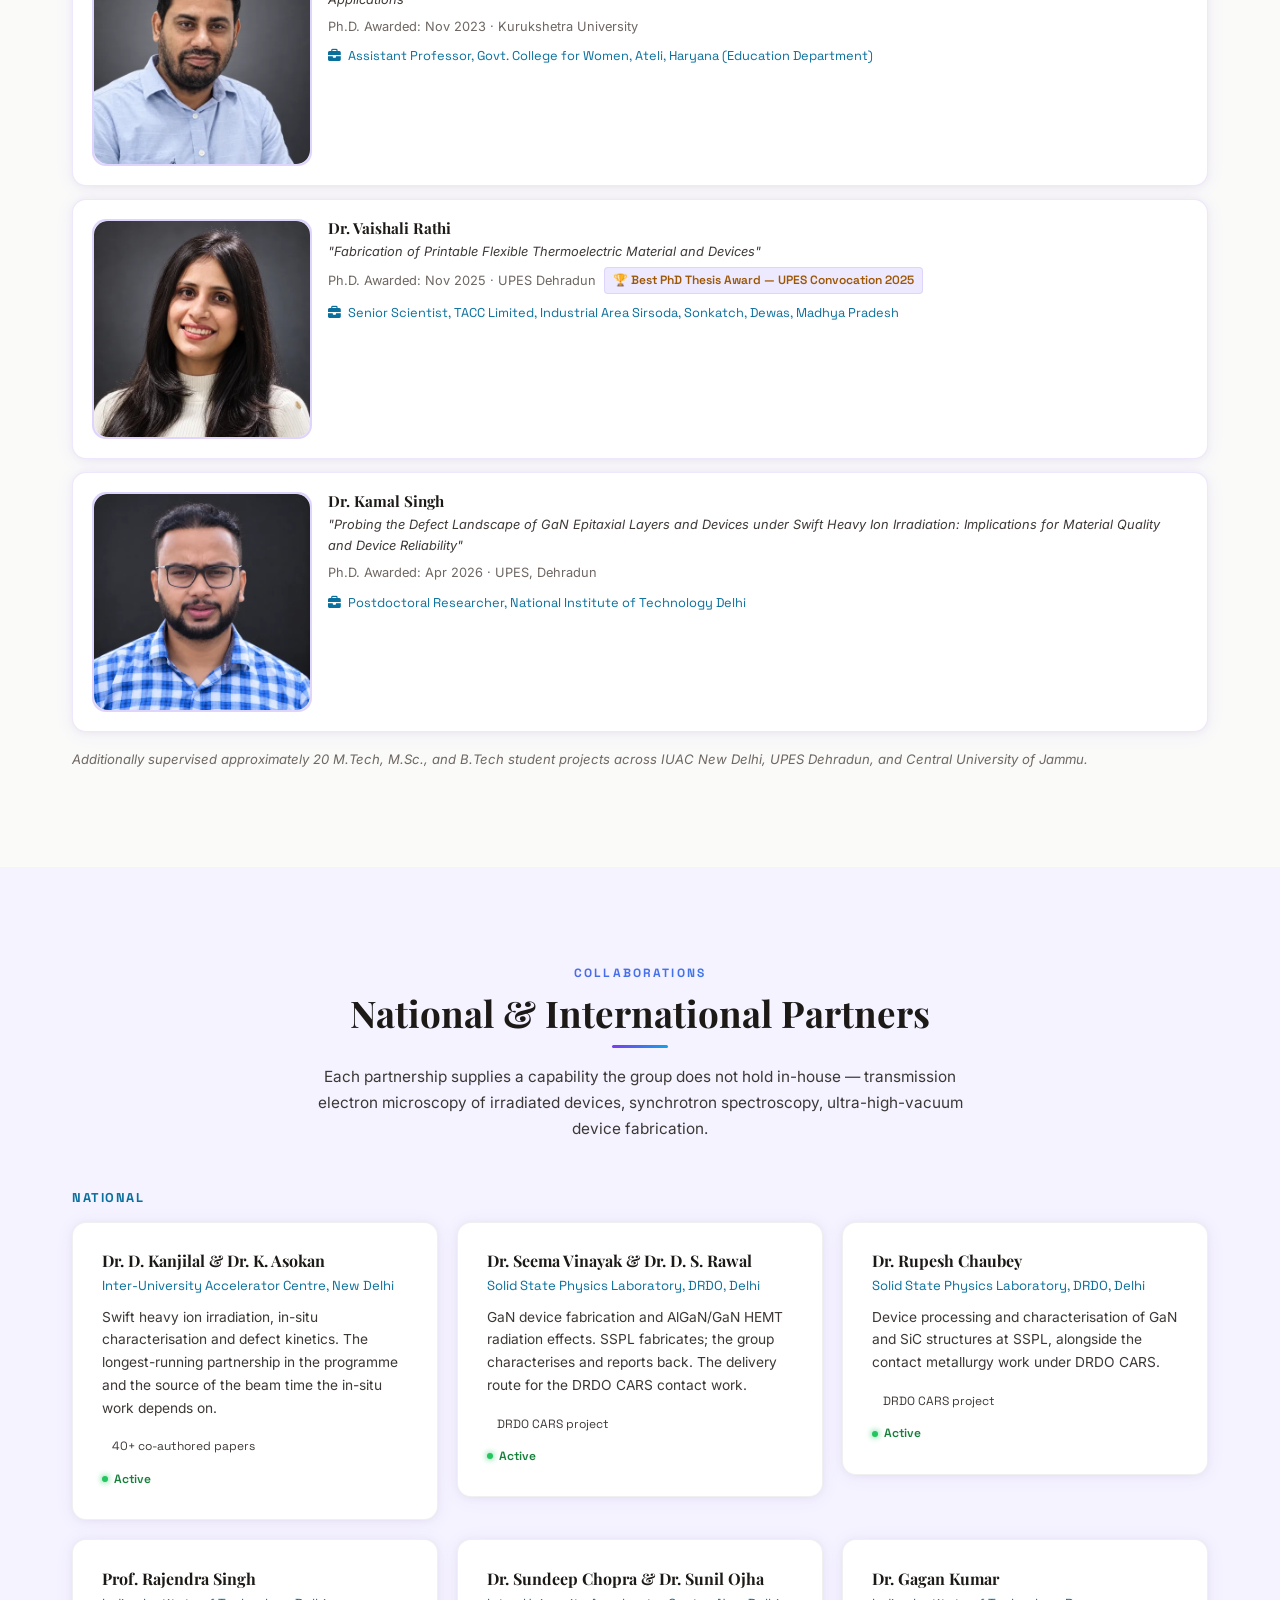
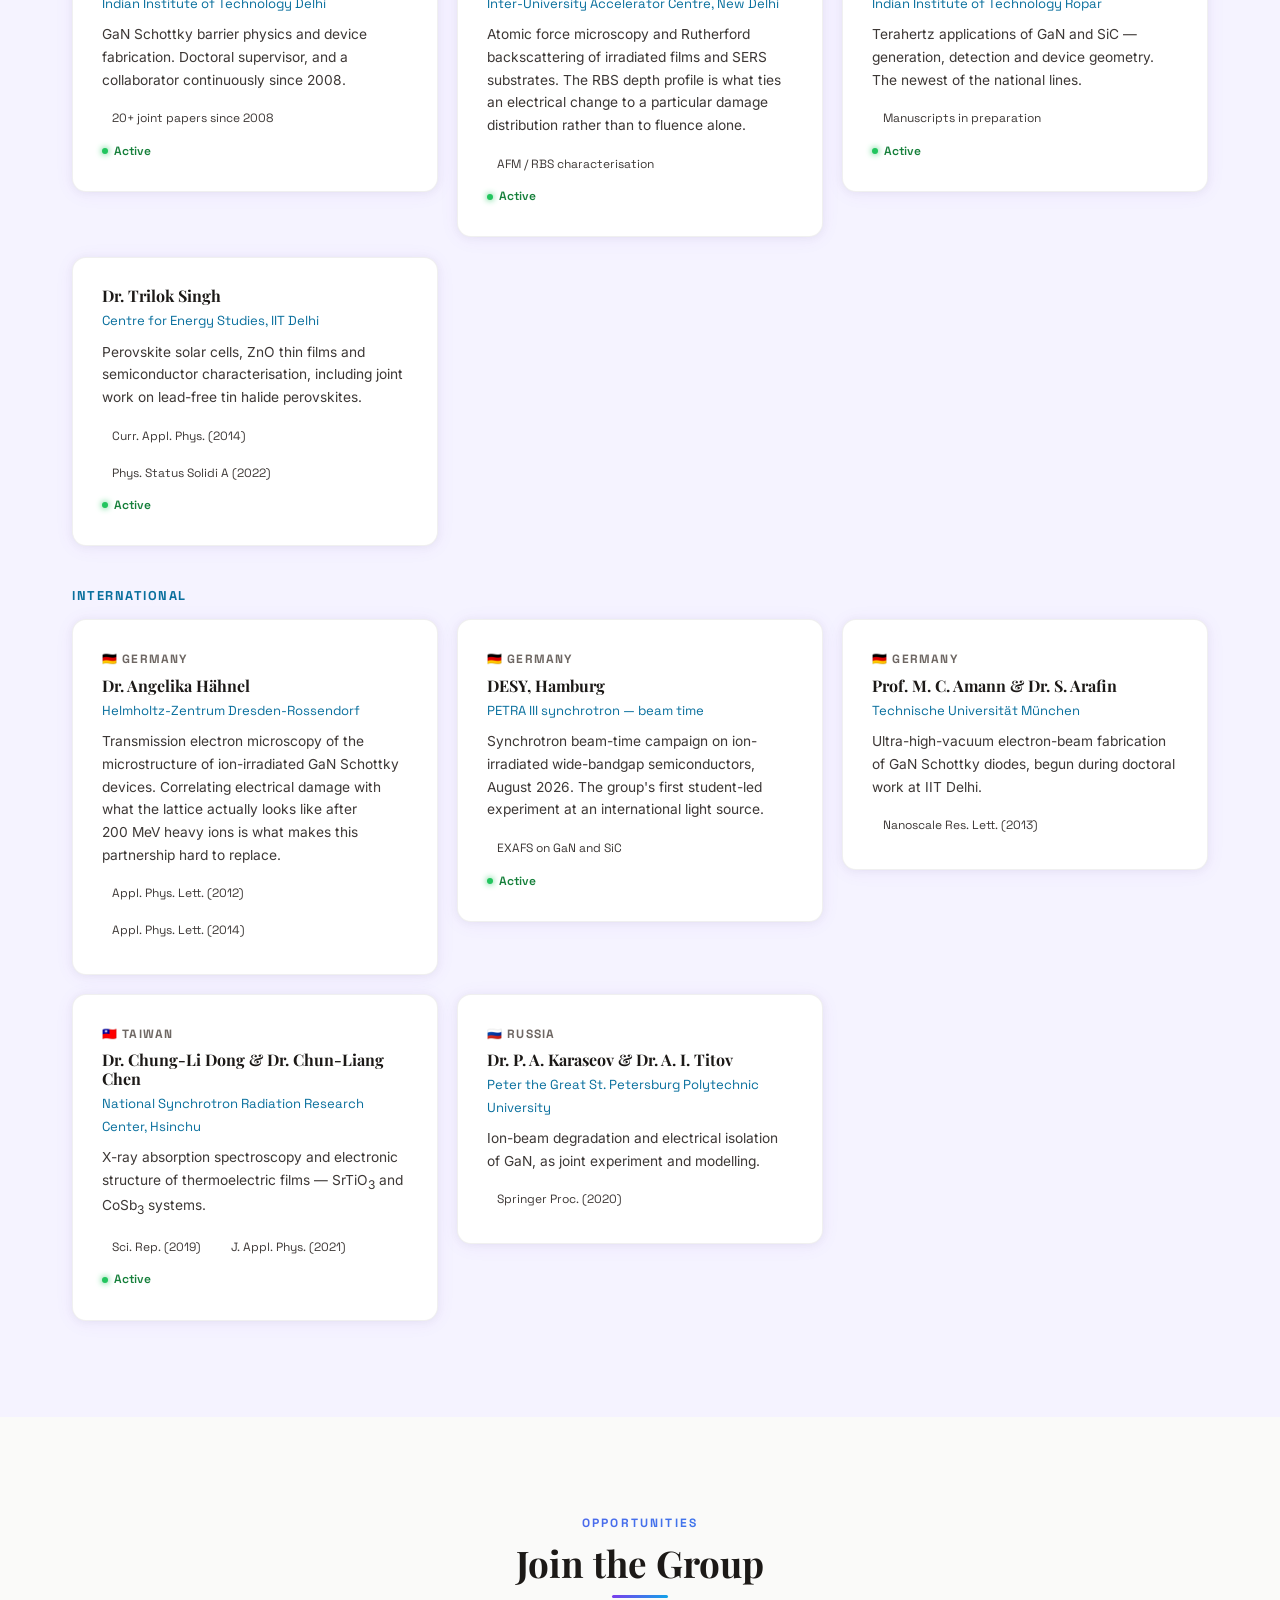
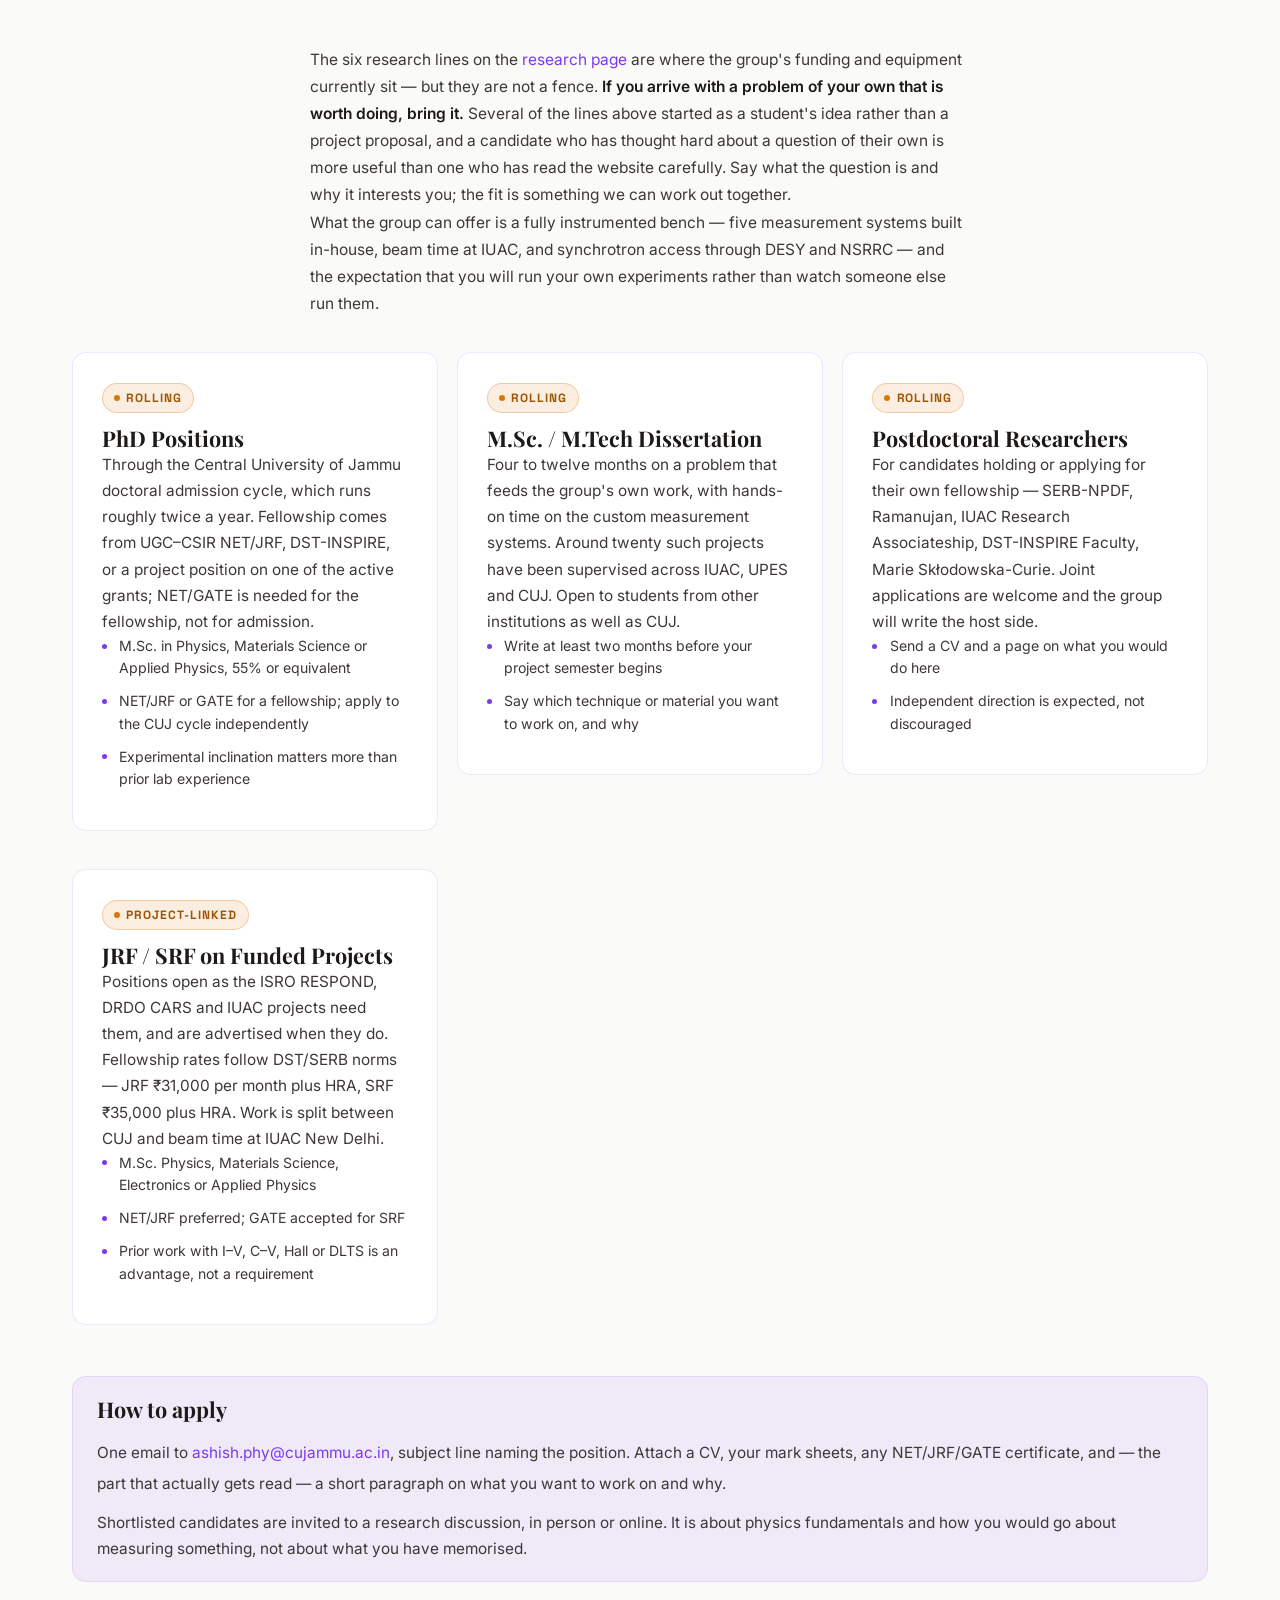
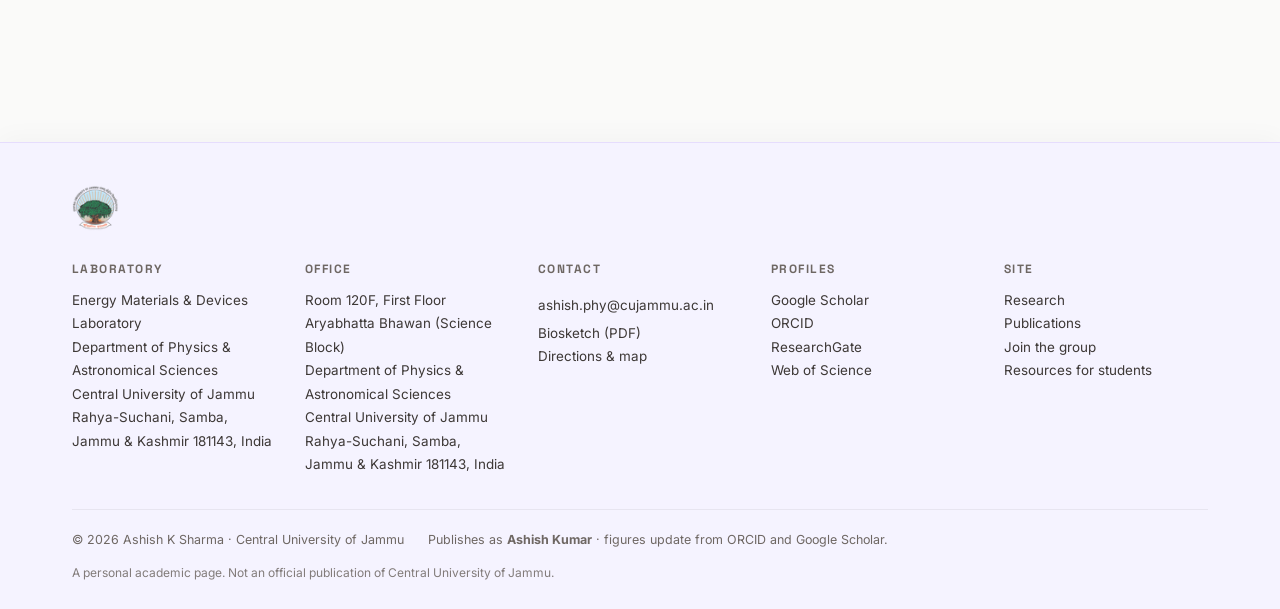
<file: group.html>
<!DOCTYPE html>
<html lang="en">
<head>
<meta charset="UTF-8">
<meta http-equiv="refresh" content="0; url=people.html">
<link rel="canonical" href="https://dr-aks.github.io/people.html">
<meta name="robots" content="noindex, follow">
<title>Moved &mdash; Ashish K Sharma</title>
<script>location.replace("people.html");</script>
</head>
<body style="font:16px/1.6 system-ui;max-width:32rem;margin:15vh auto;padding:0 1.5rem">
<p>This page has moved to <a href="people.html">people.html</a>.</p>
</body>
</html>
</file>
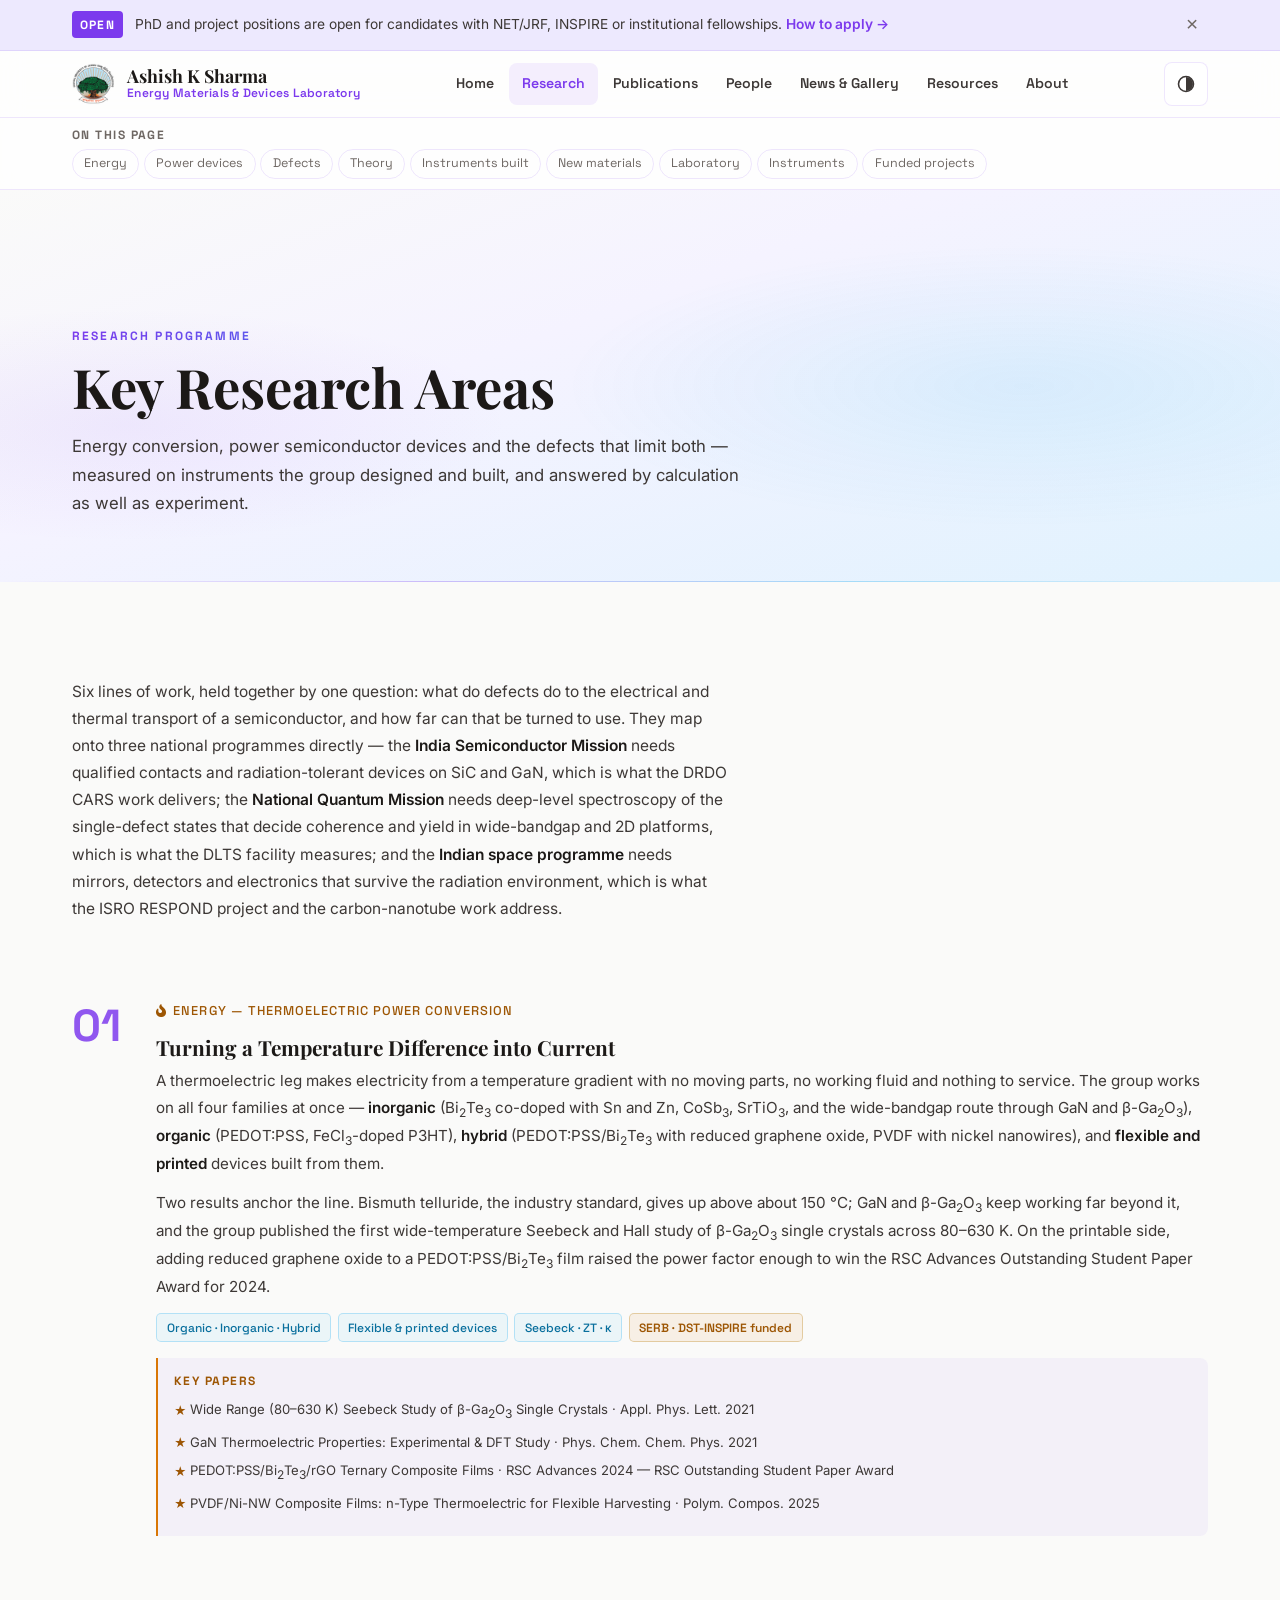
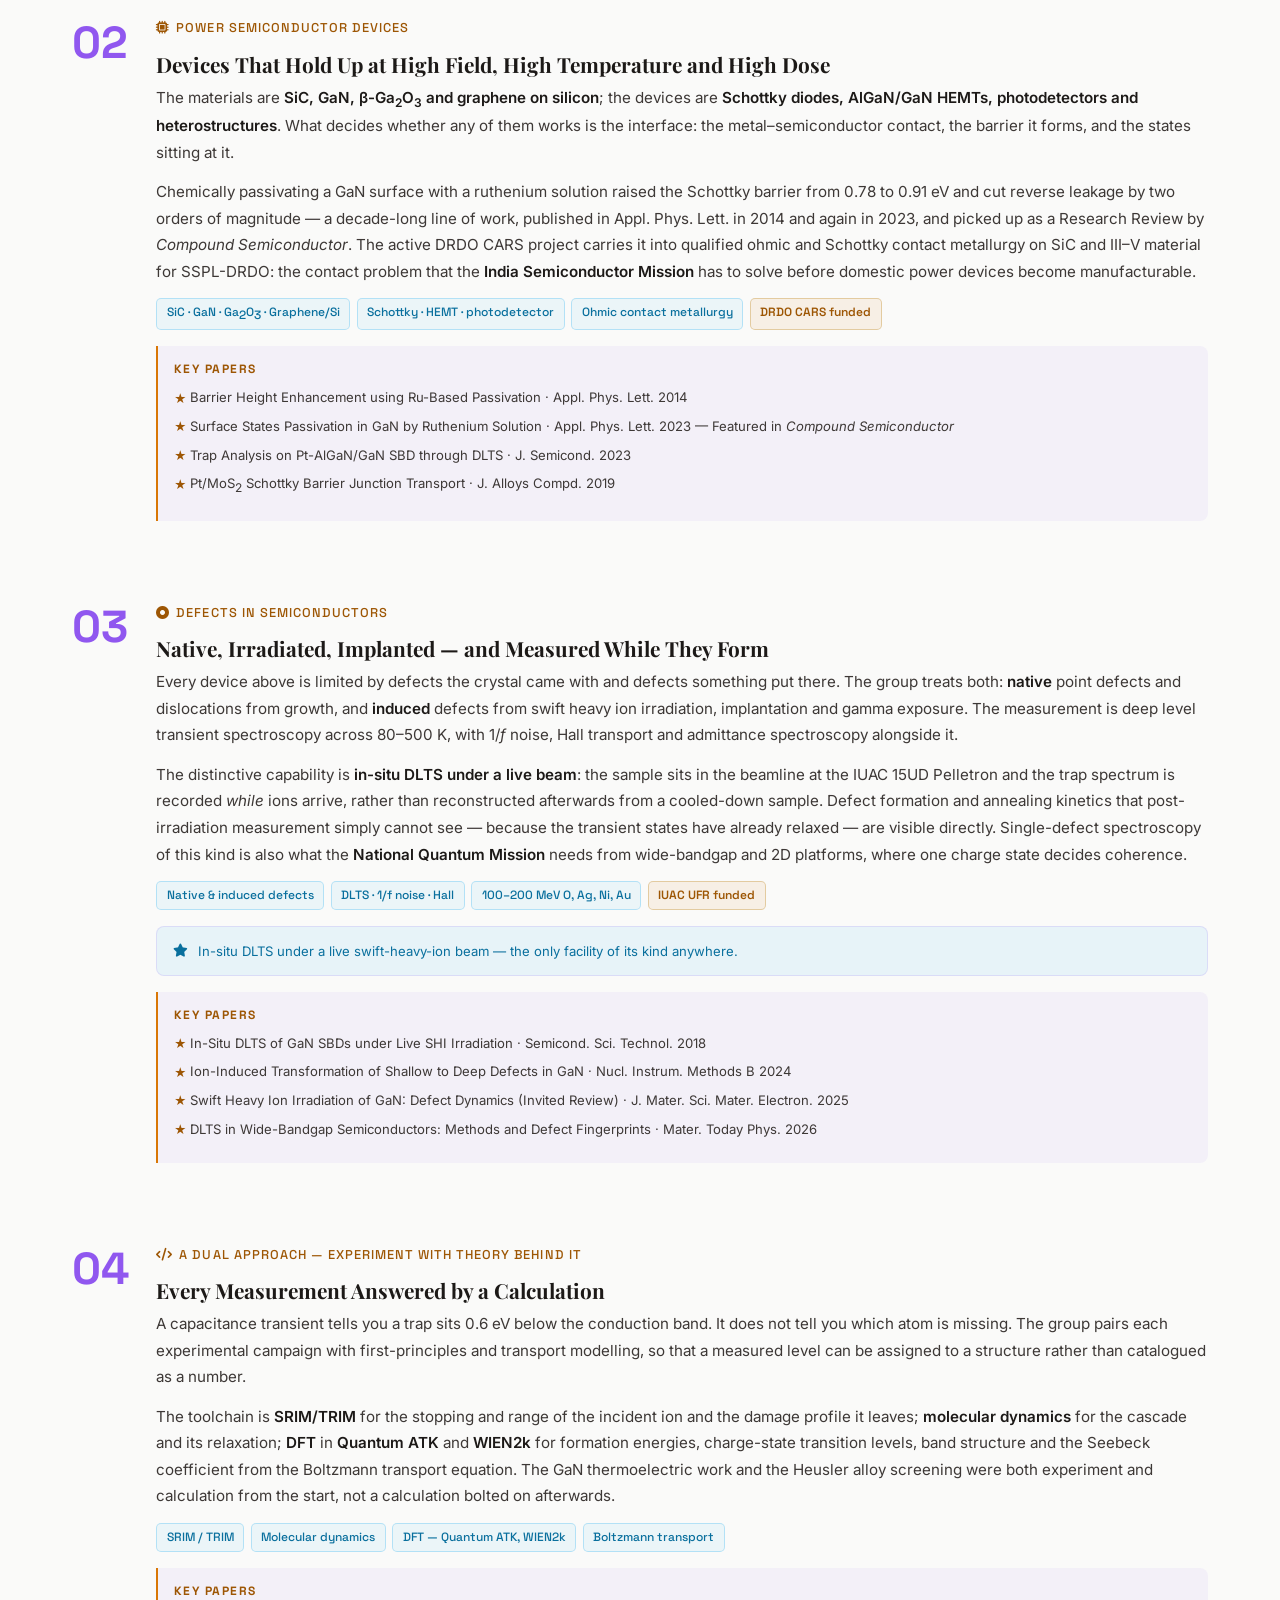
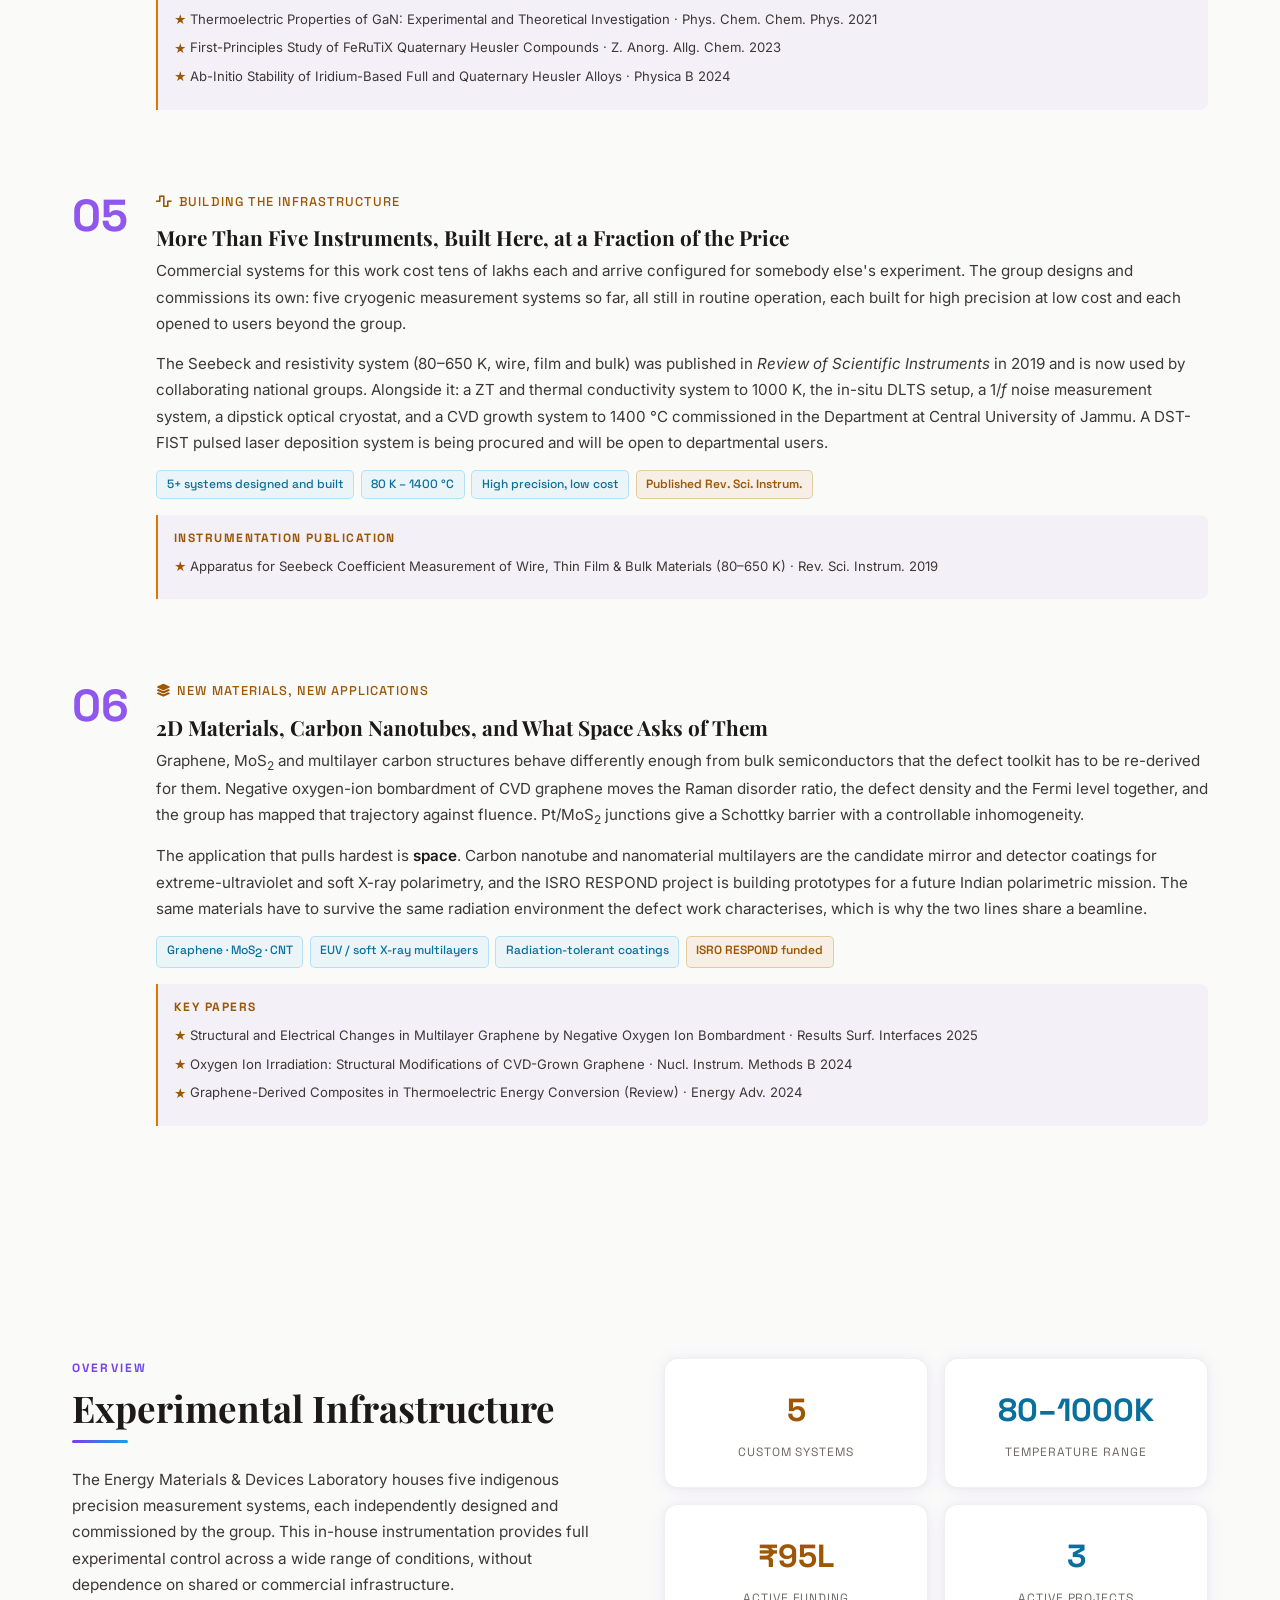
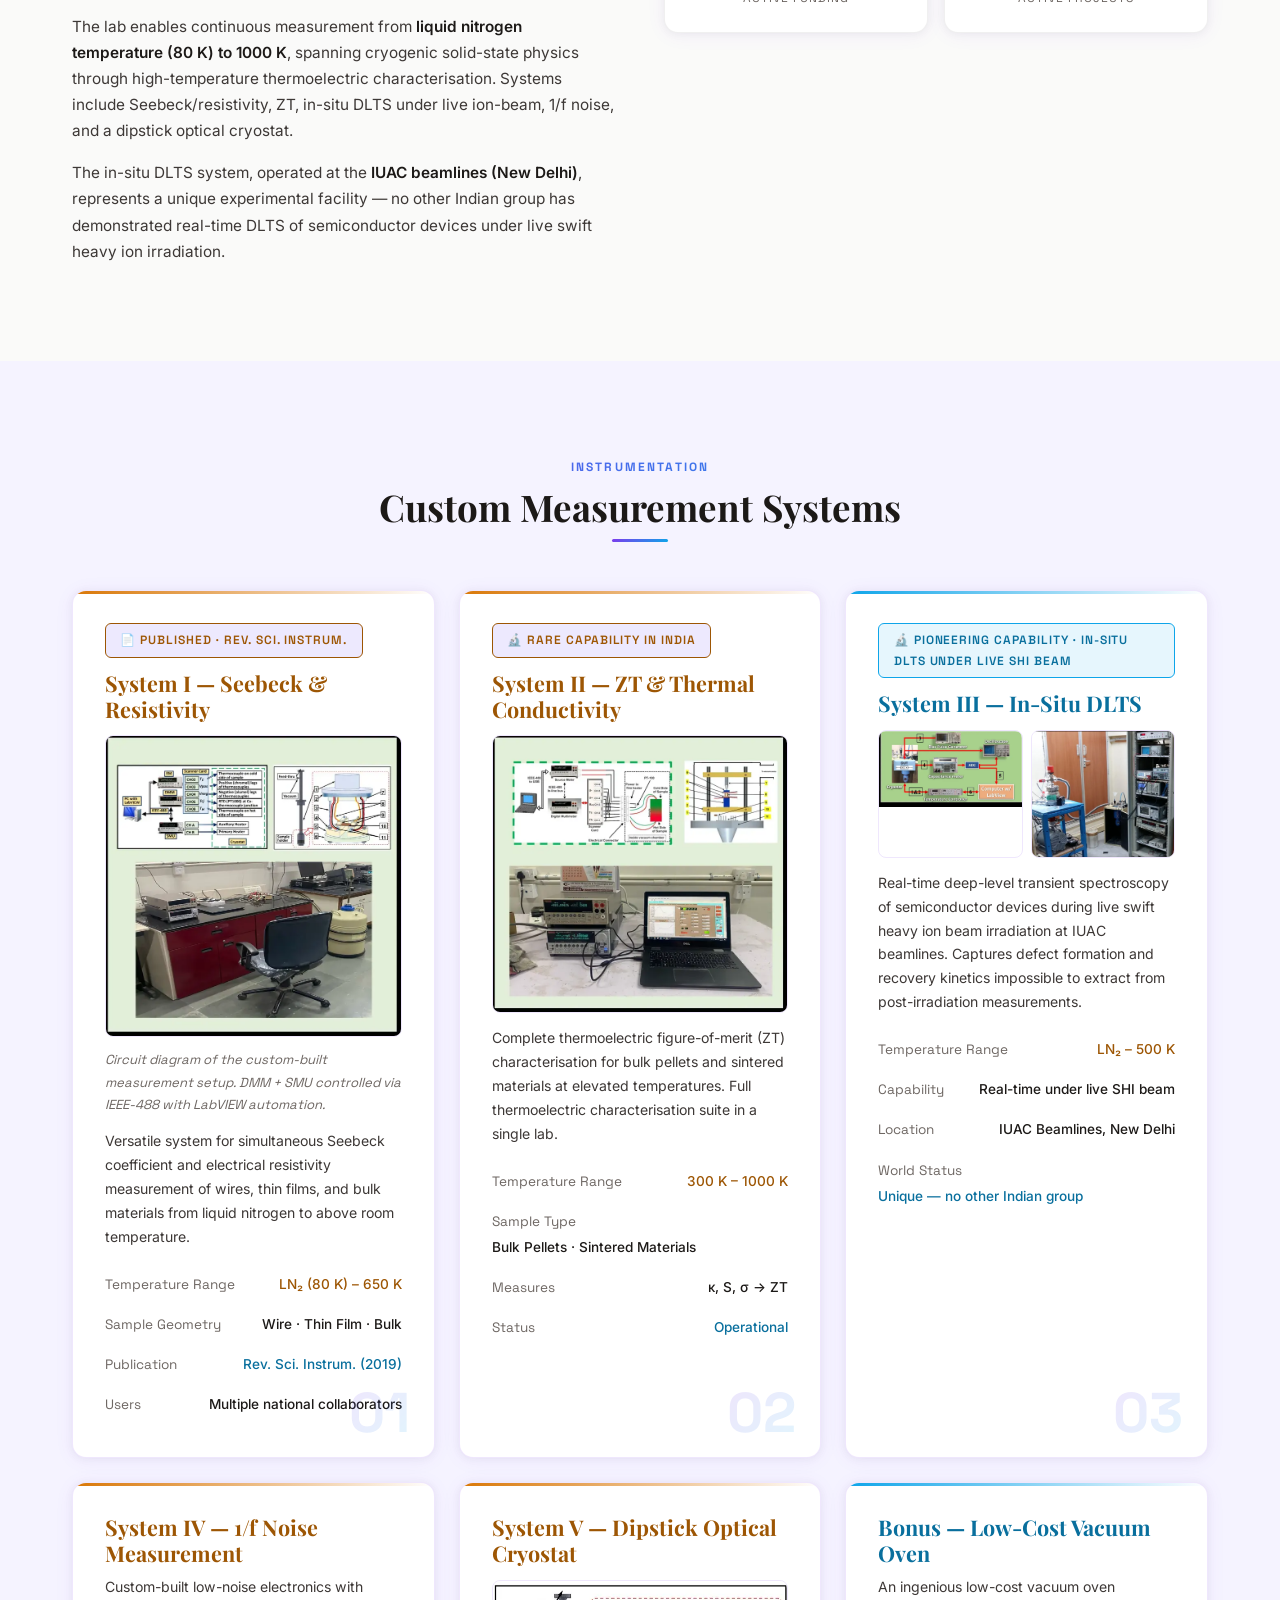
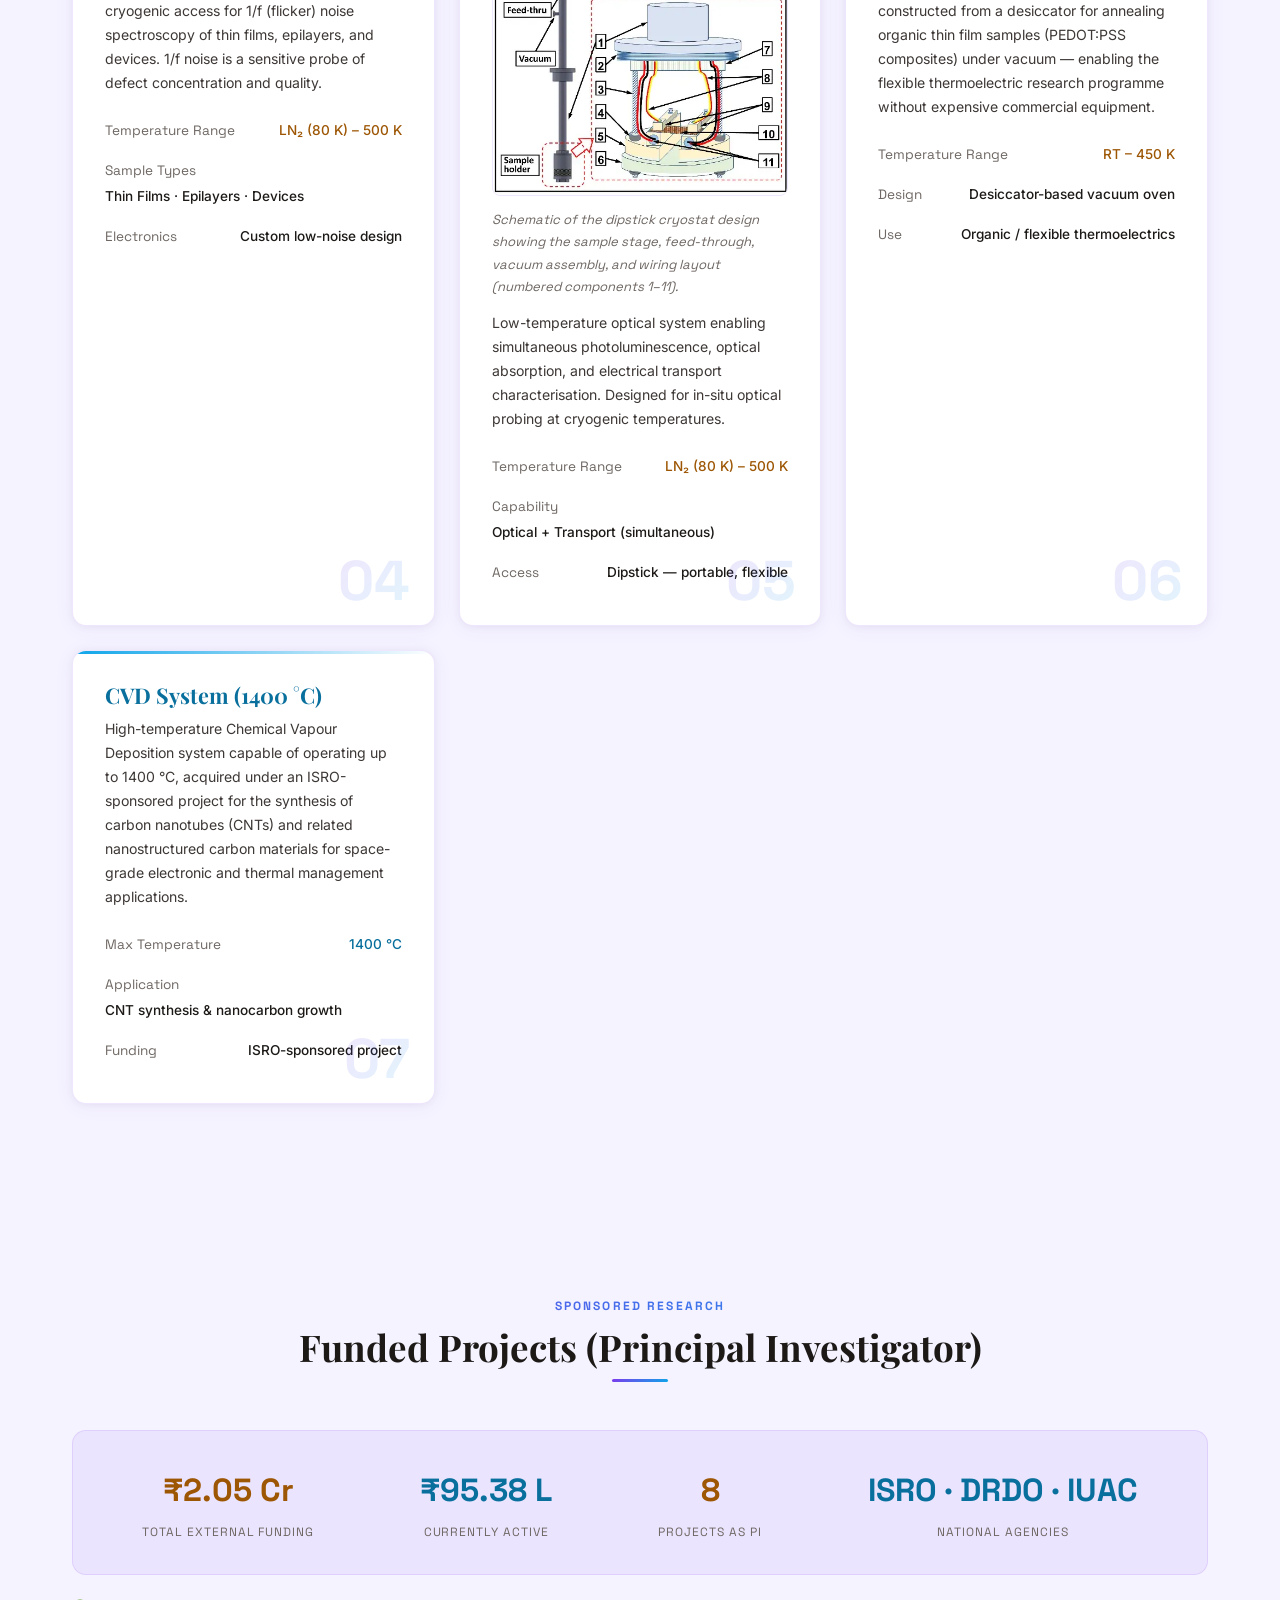
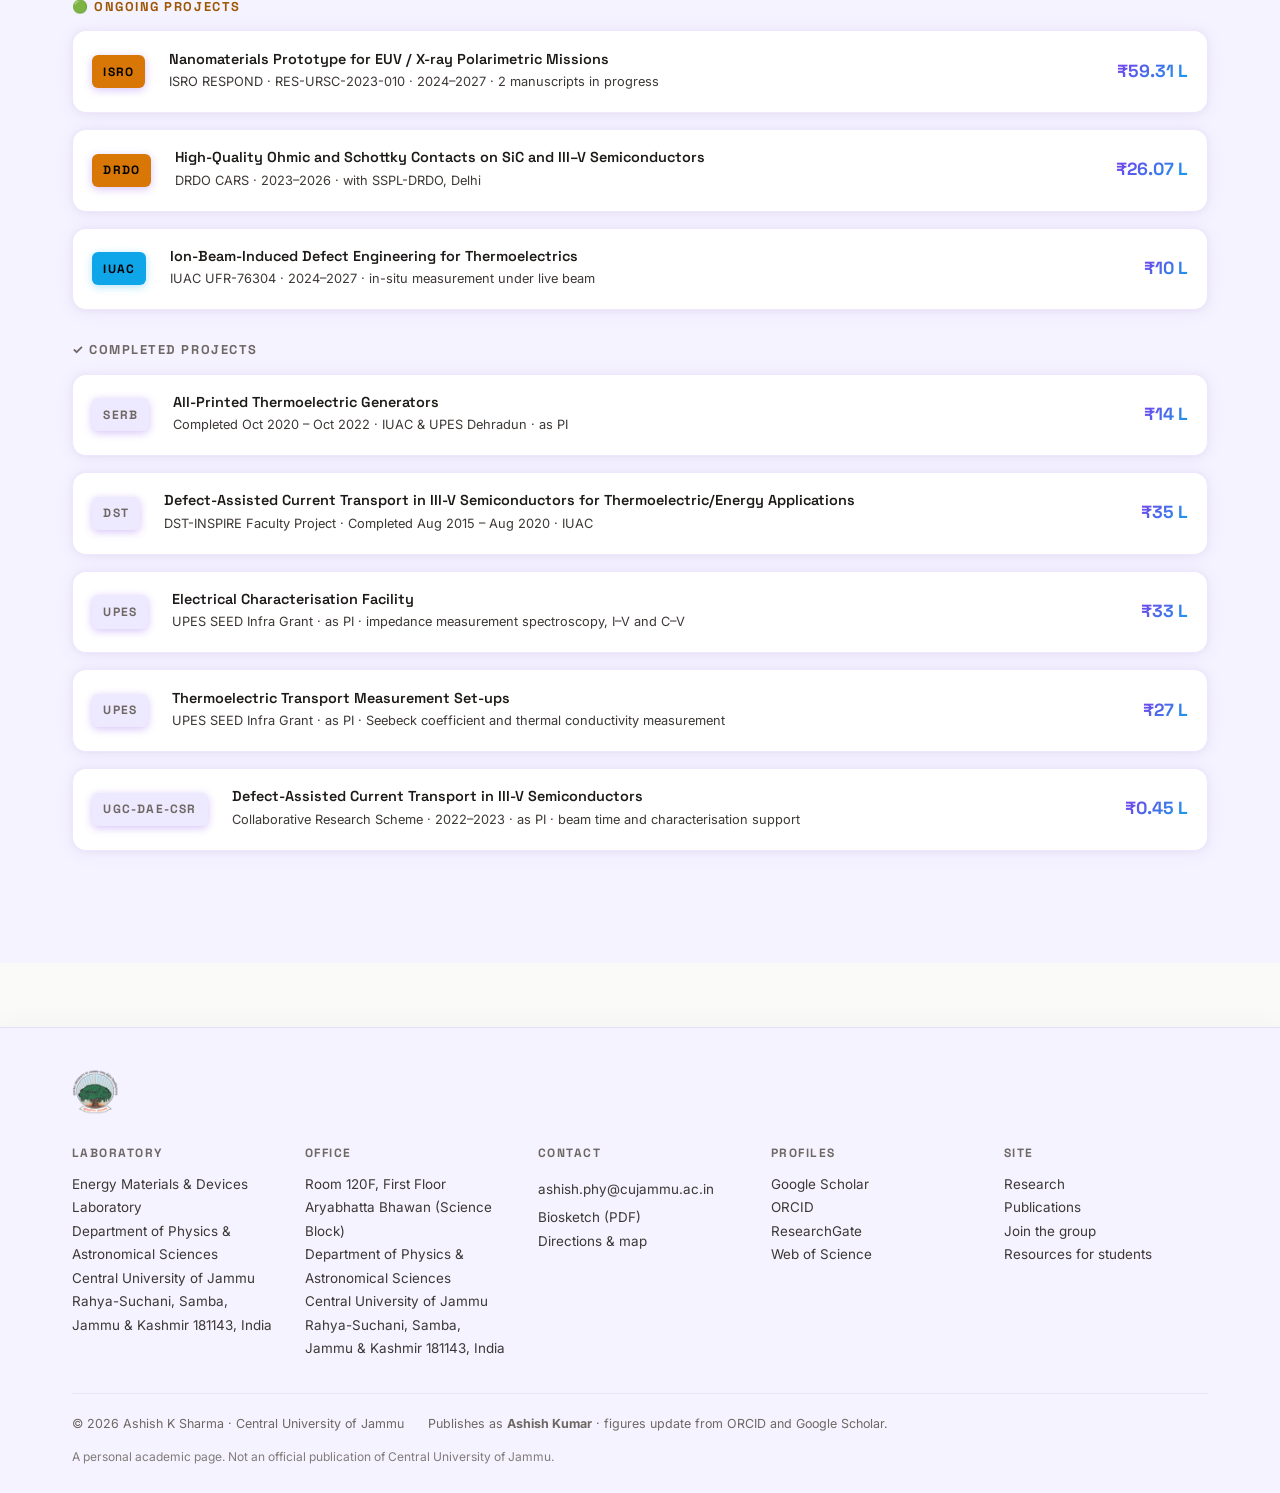
<file: lab.html>
<!DOCTYPE html>
<html lang="en">
<head>
<meta charset="UTF-8">
<meta http-equiv="refresh" content="0; url=research.html#instruments">
<link rel="canonical" href="https://dr-aks.github.io/research.html">
<meta name="robots" content="noindex, follow">
<title>Moved &mdash; Ashish K Sharma</title>
<script>location.replace("research.html#instruments");</script>
</head>
<body style="font:16px/1.6 system-ui;max-width:32rem;margin:15vh auto;padding:0 1.5rem">
<p>This page has moved to <a href="research.html#instruments">research.html#instruments</a>.</p>
</body>
</html>
</file>
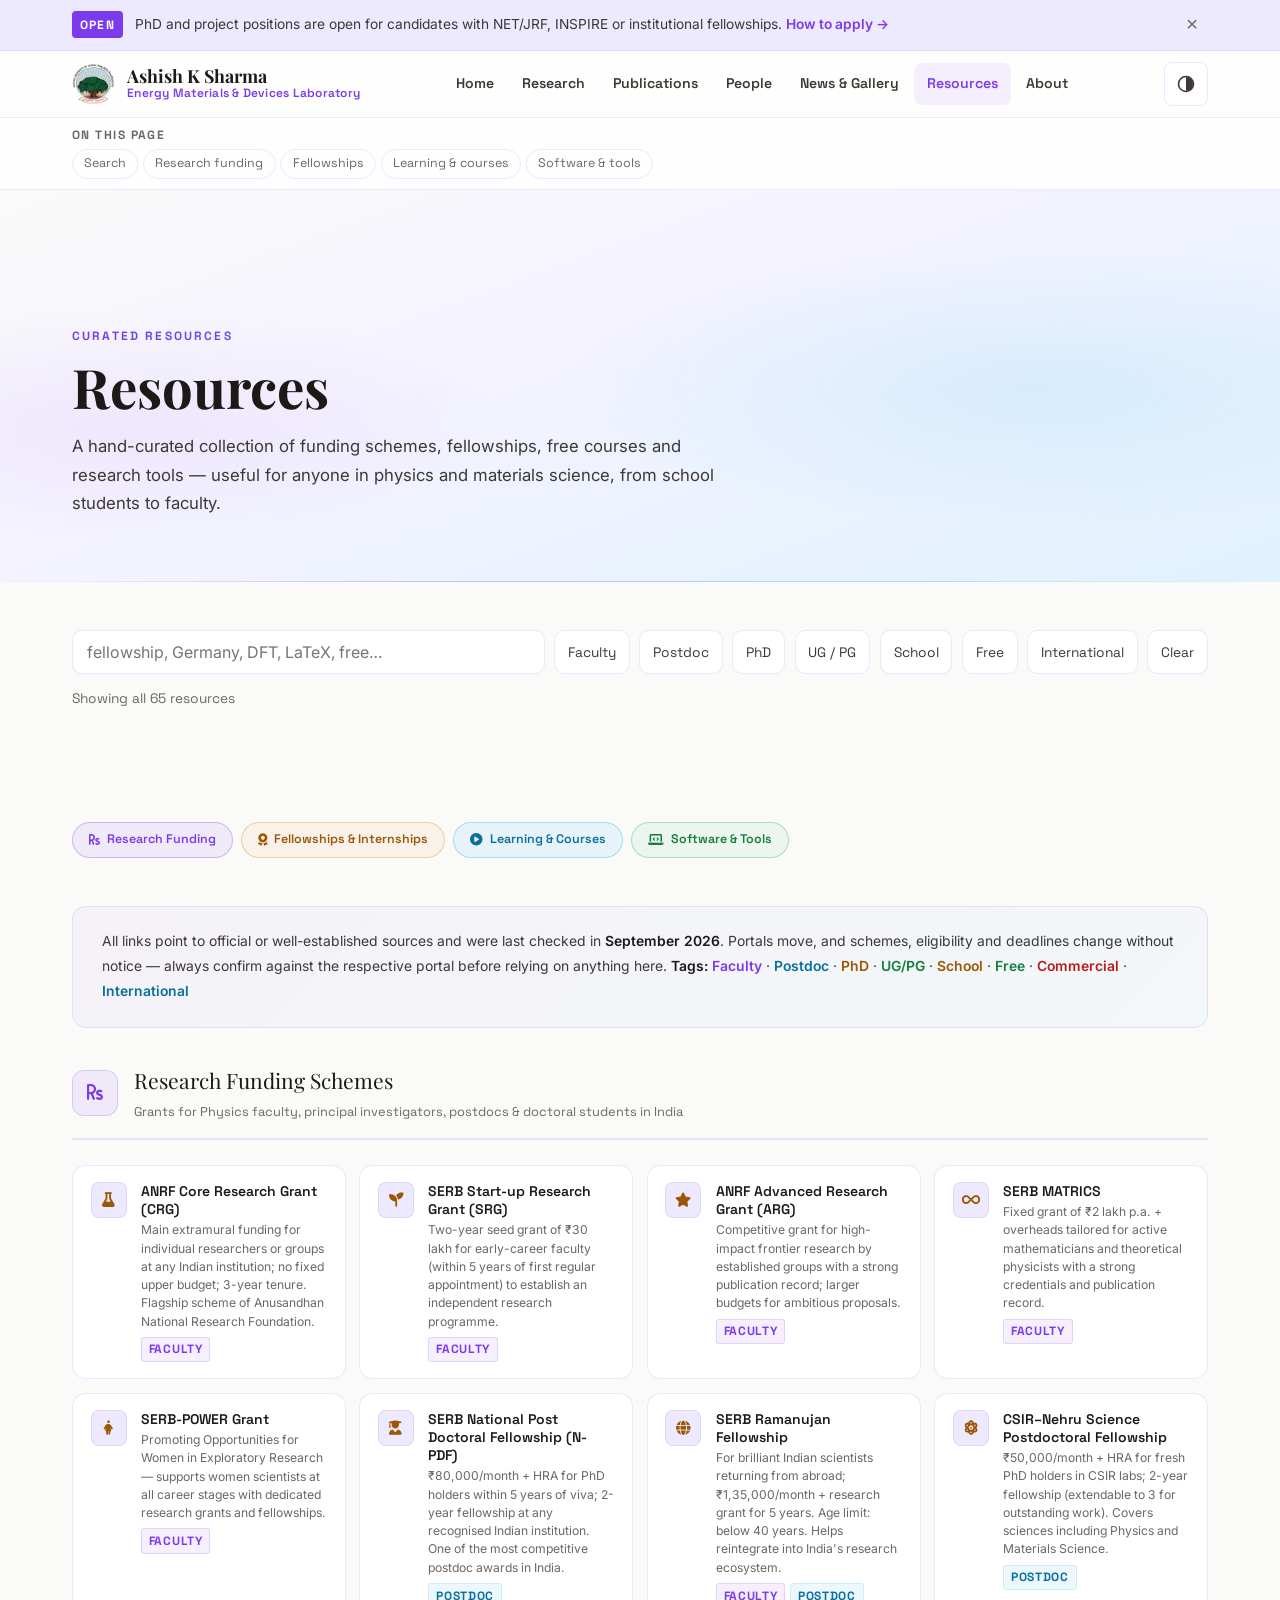
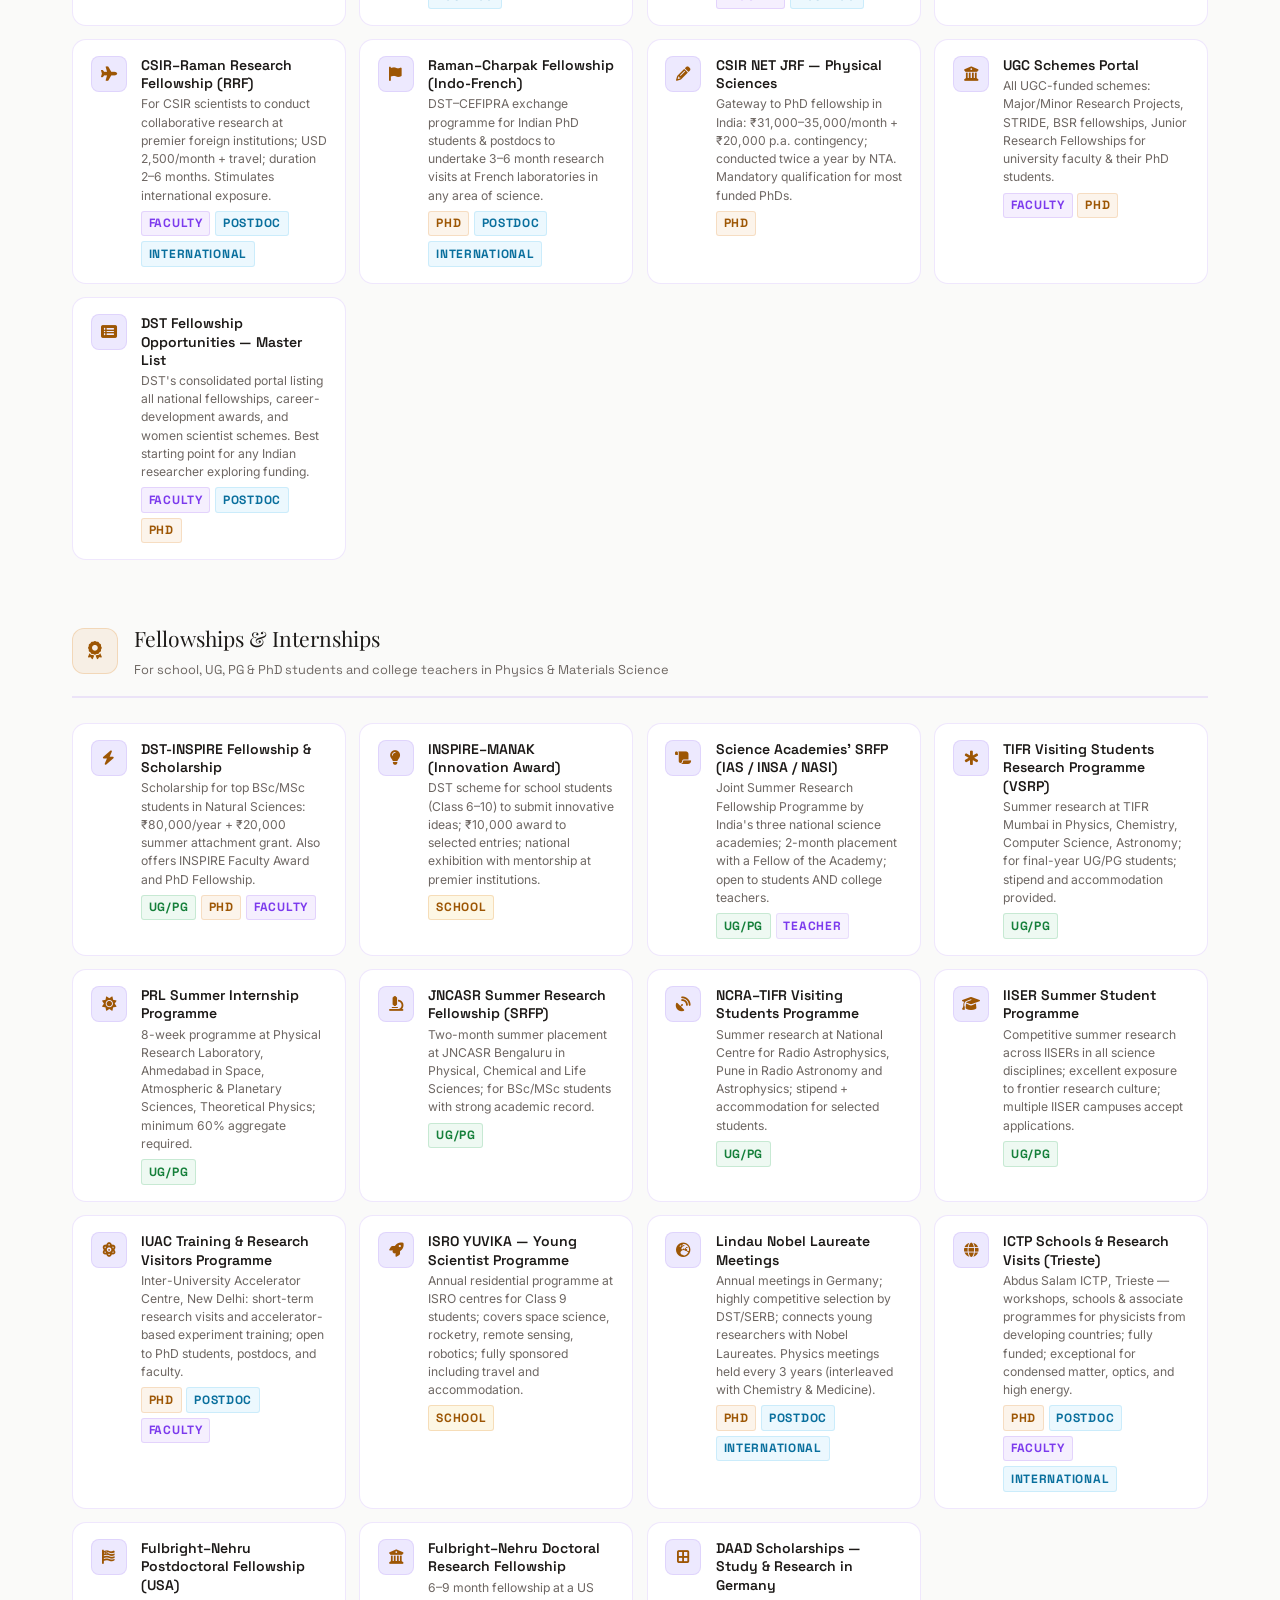
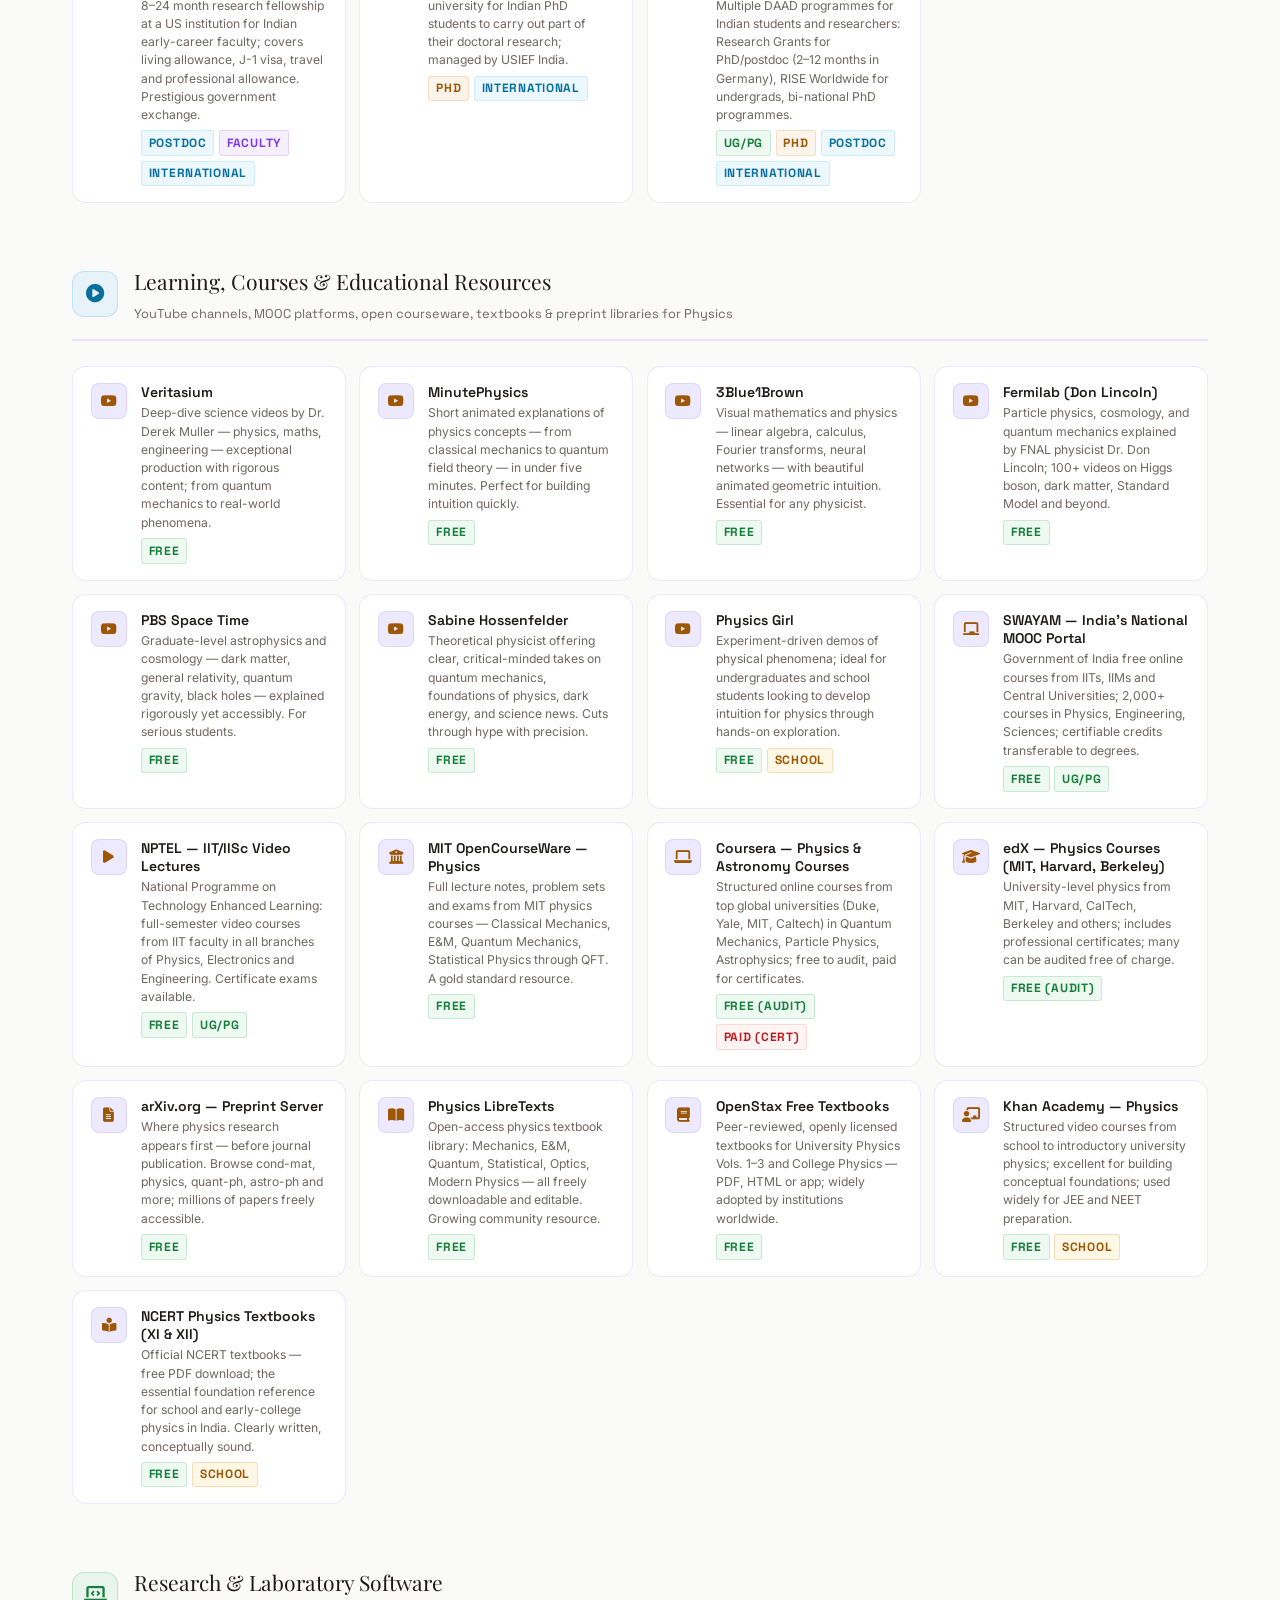
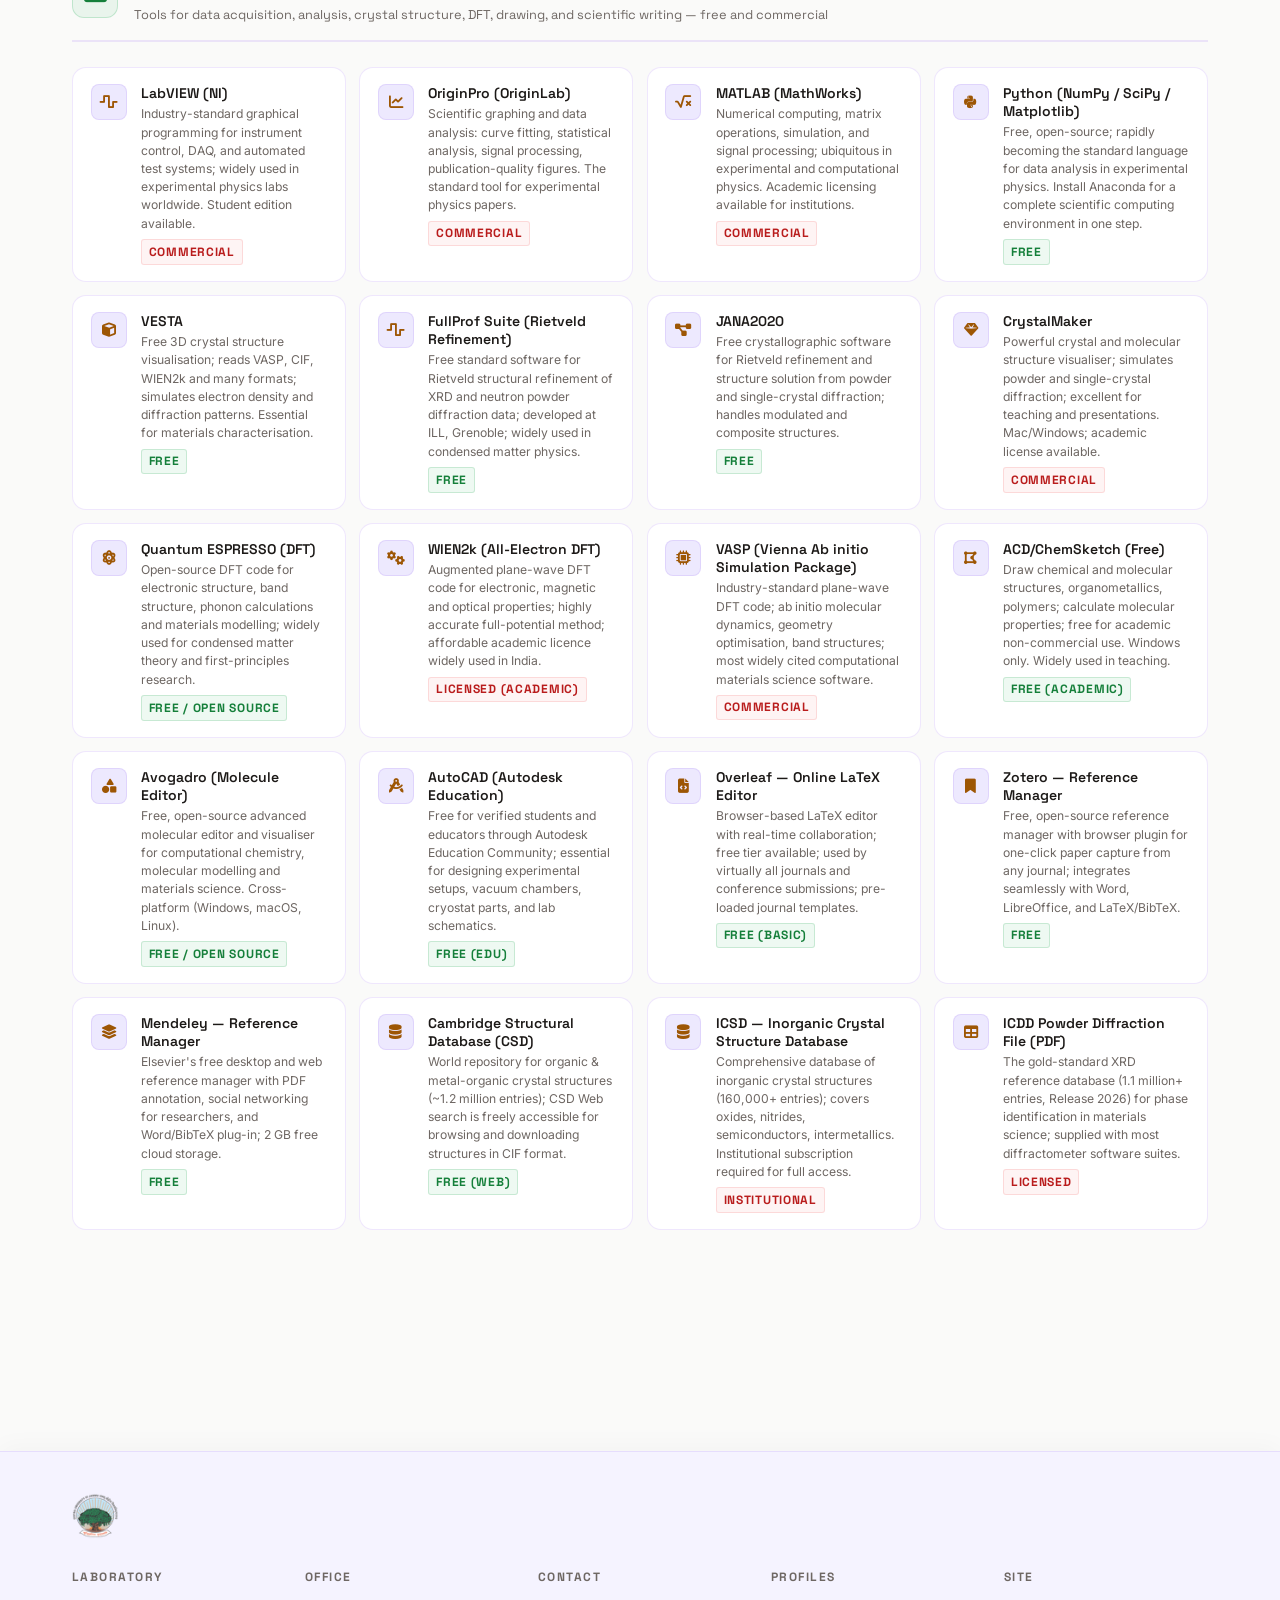
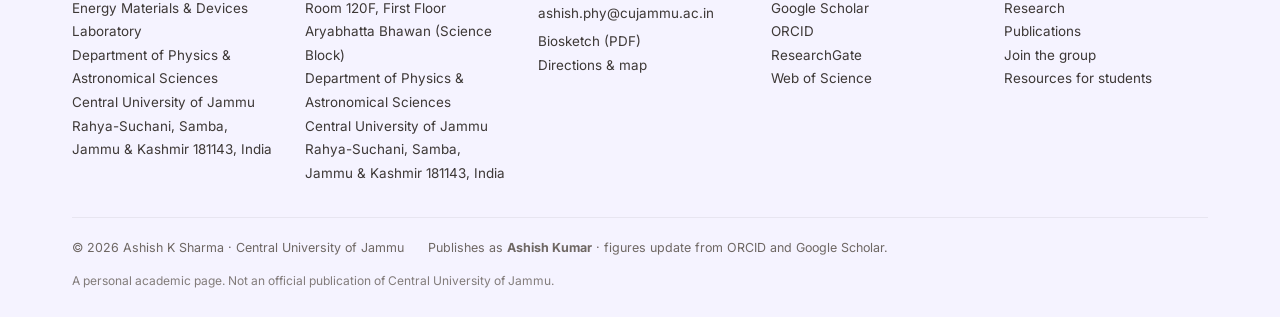
<file: links.html>
<!DOCTYPE html>
<html lang="en">
<head>
<meta charset="UTF-8">
<meta http-equiv="refresh" content="0; url=resources.html">
<link rel="canonical" href="https://dr-aks.github.io/resources.html">
<meta name="robots" content="noindex, follow">
<title>Moved &mdash; Ashish K Sharma</title>
<script>location.replace("resources.html");</script>
</head>
<body style="font:16px/1.6 system-ui;max-width:32rem;margin:15vh auto;padding:0 1.5rem">
<p>This page has moved to <a href="resources.html">resources.html</a>.</p>
</body>
</html>
</file>
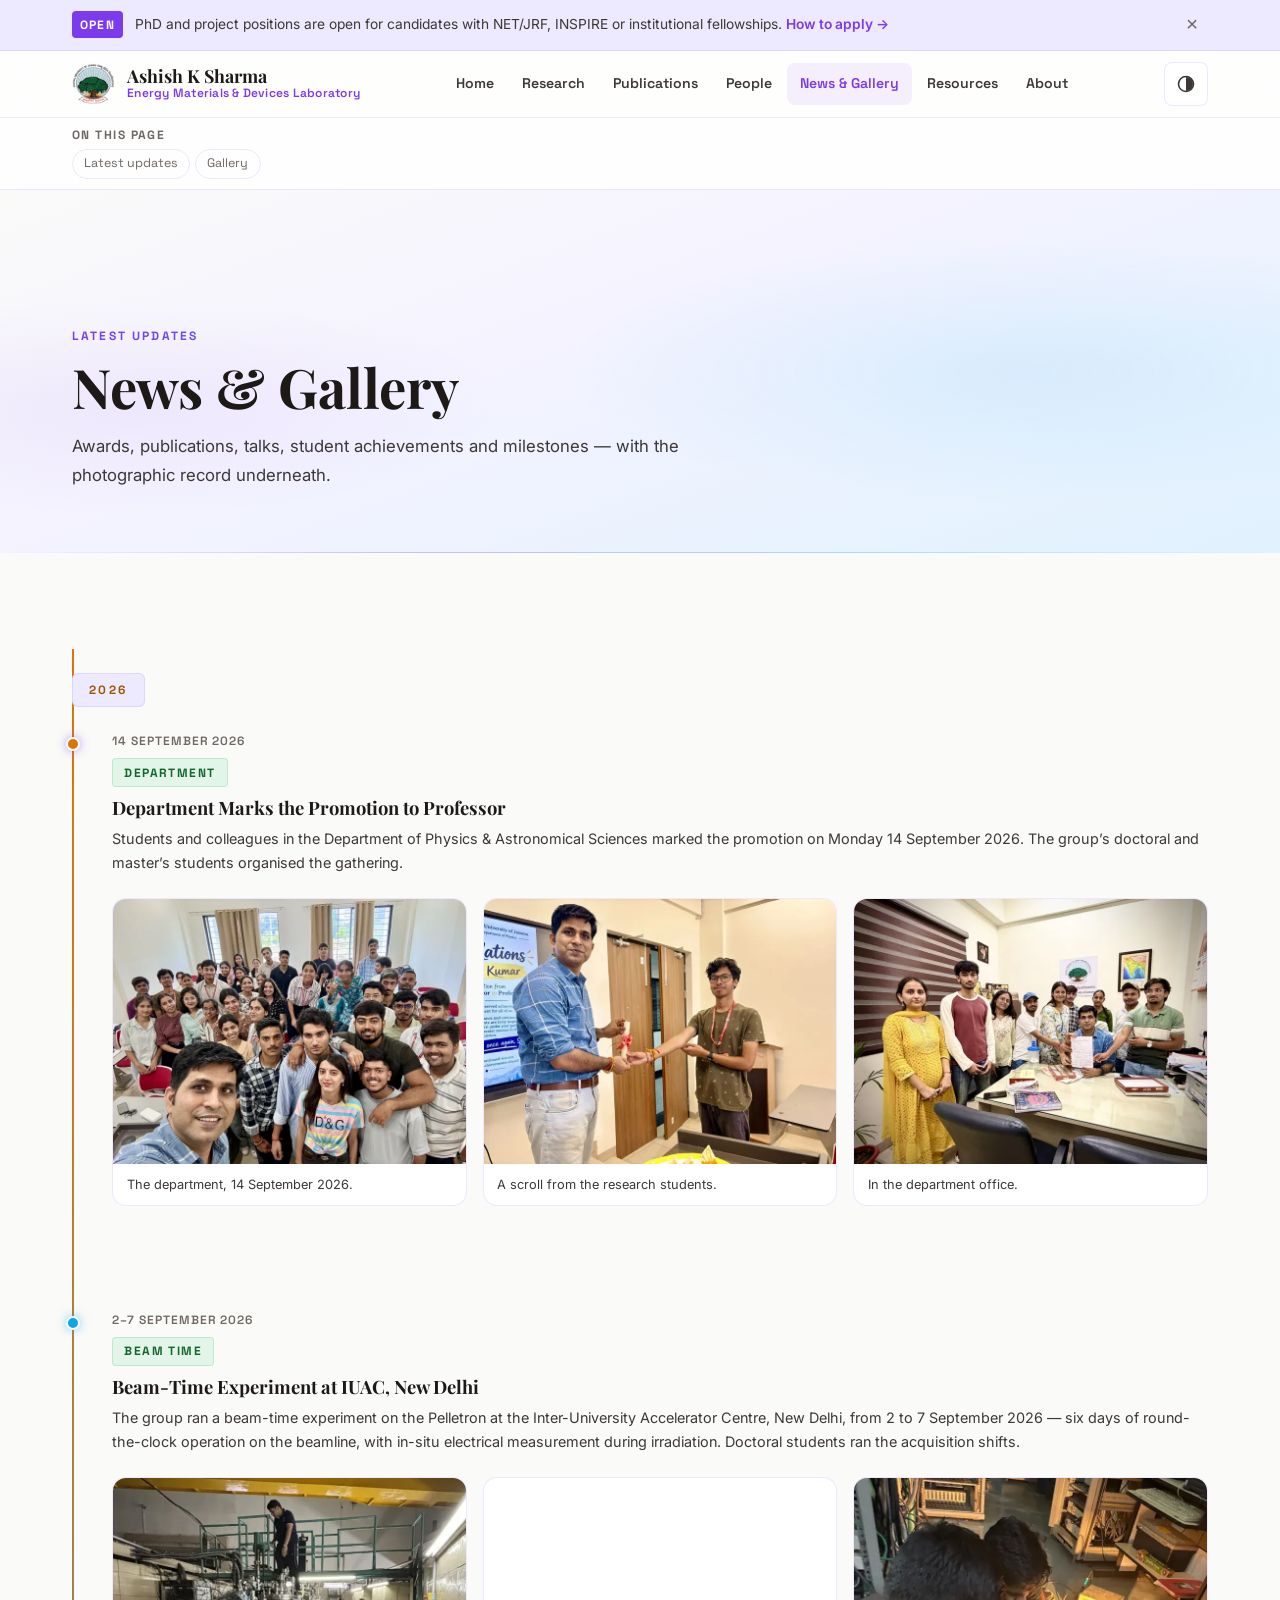
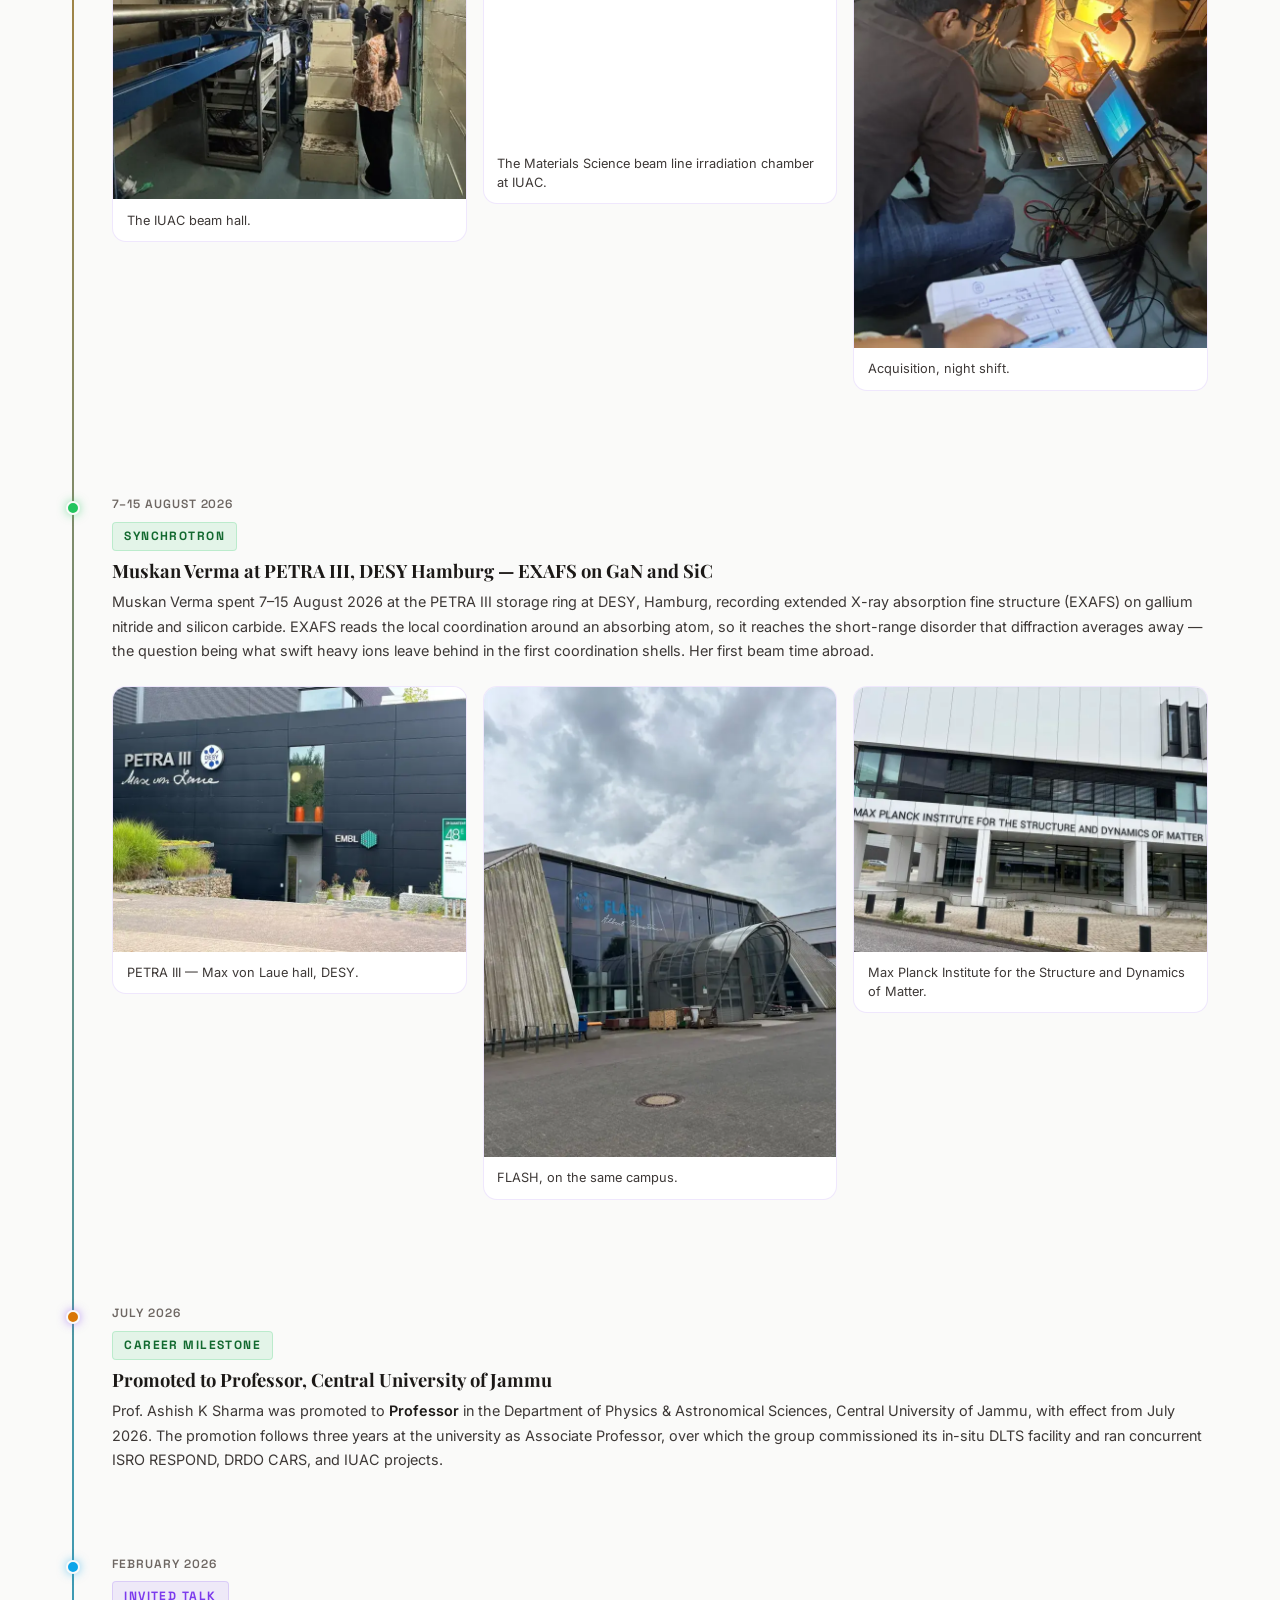
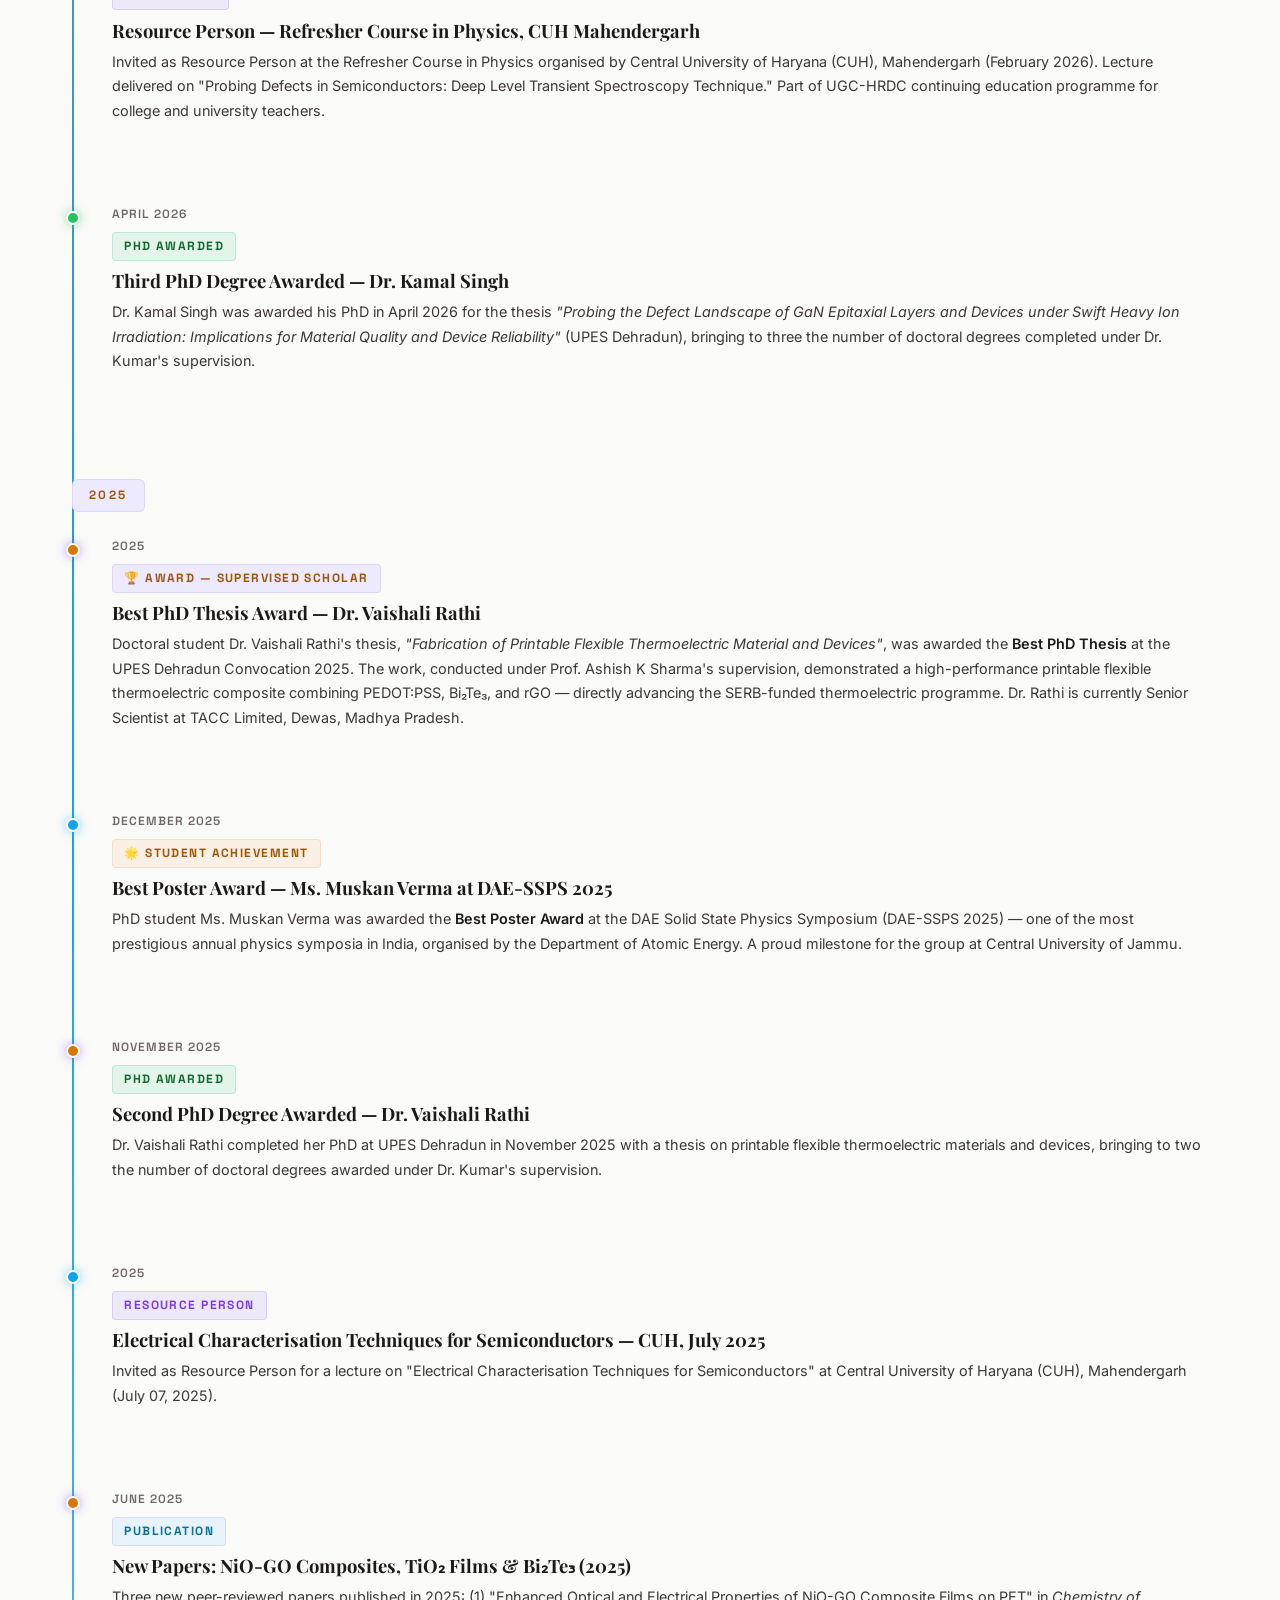
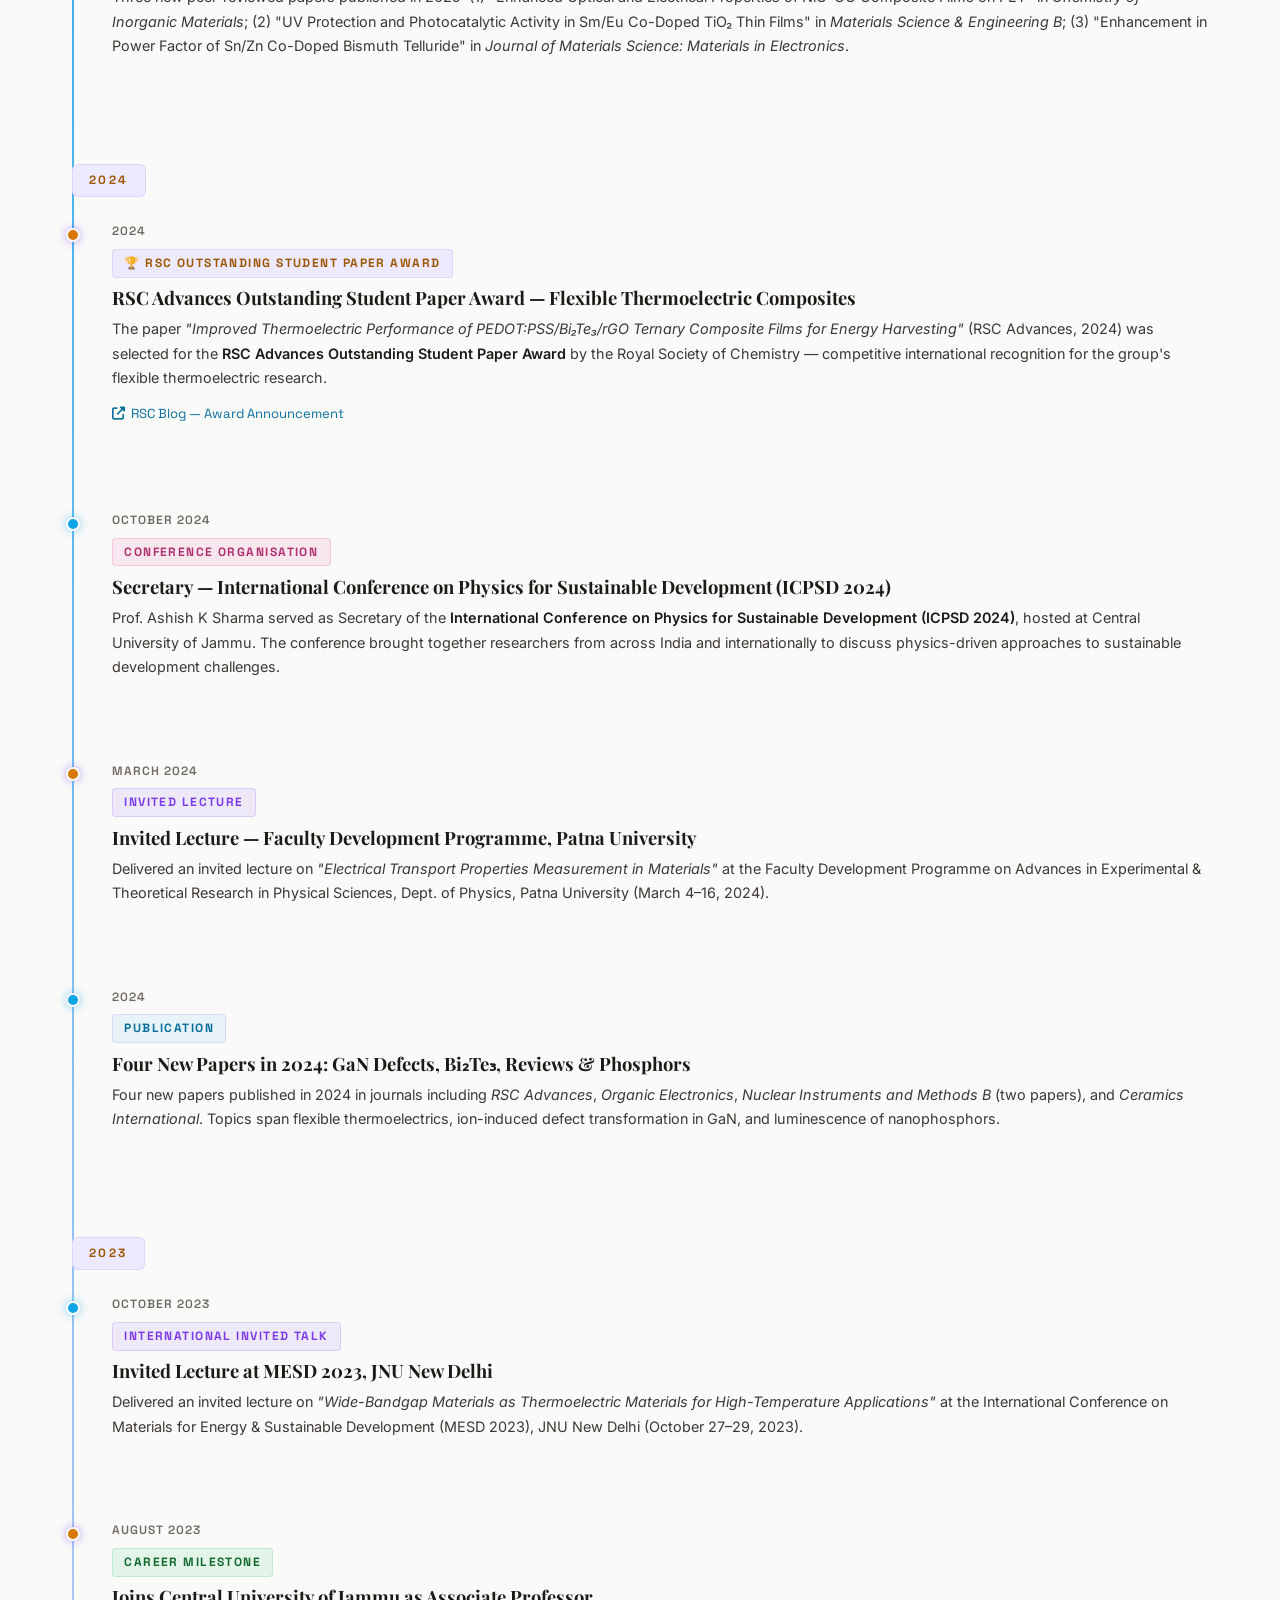
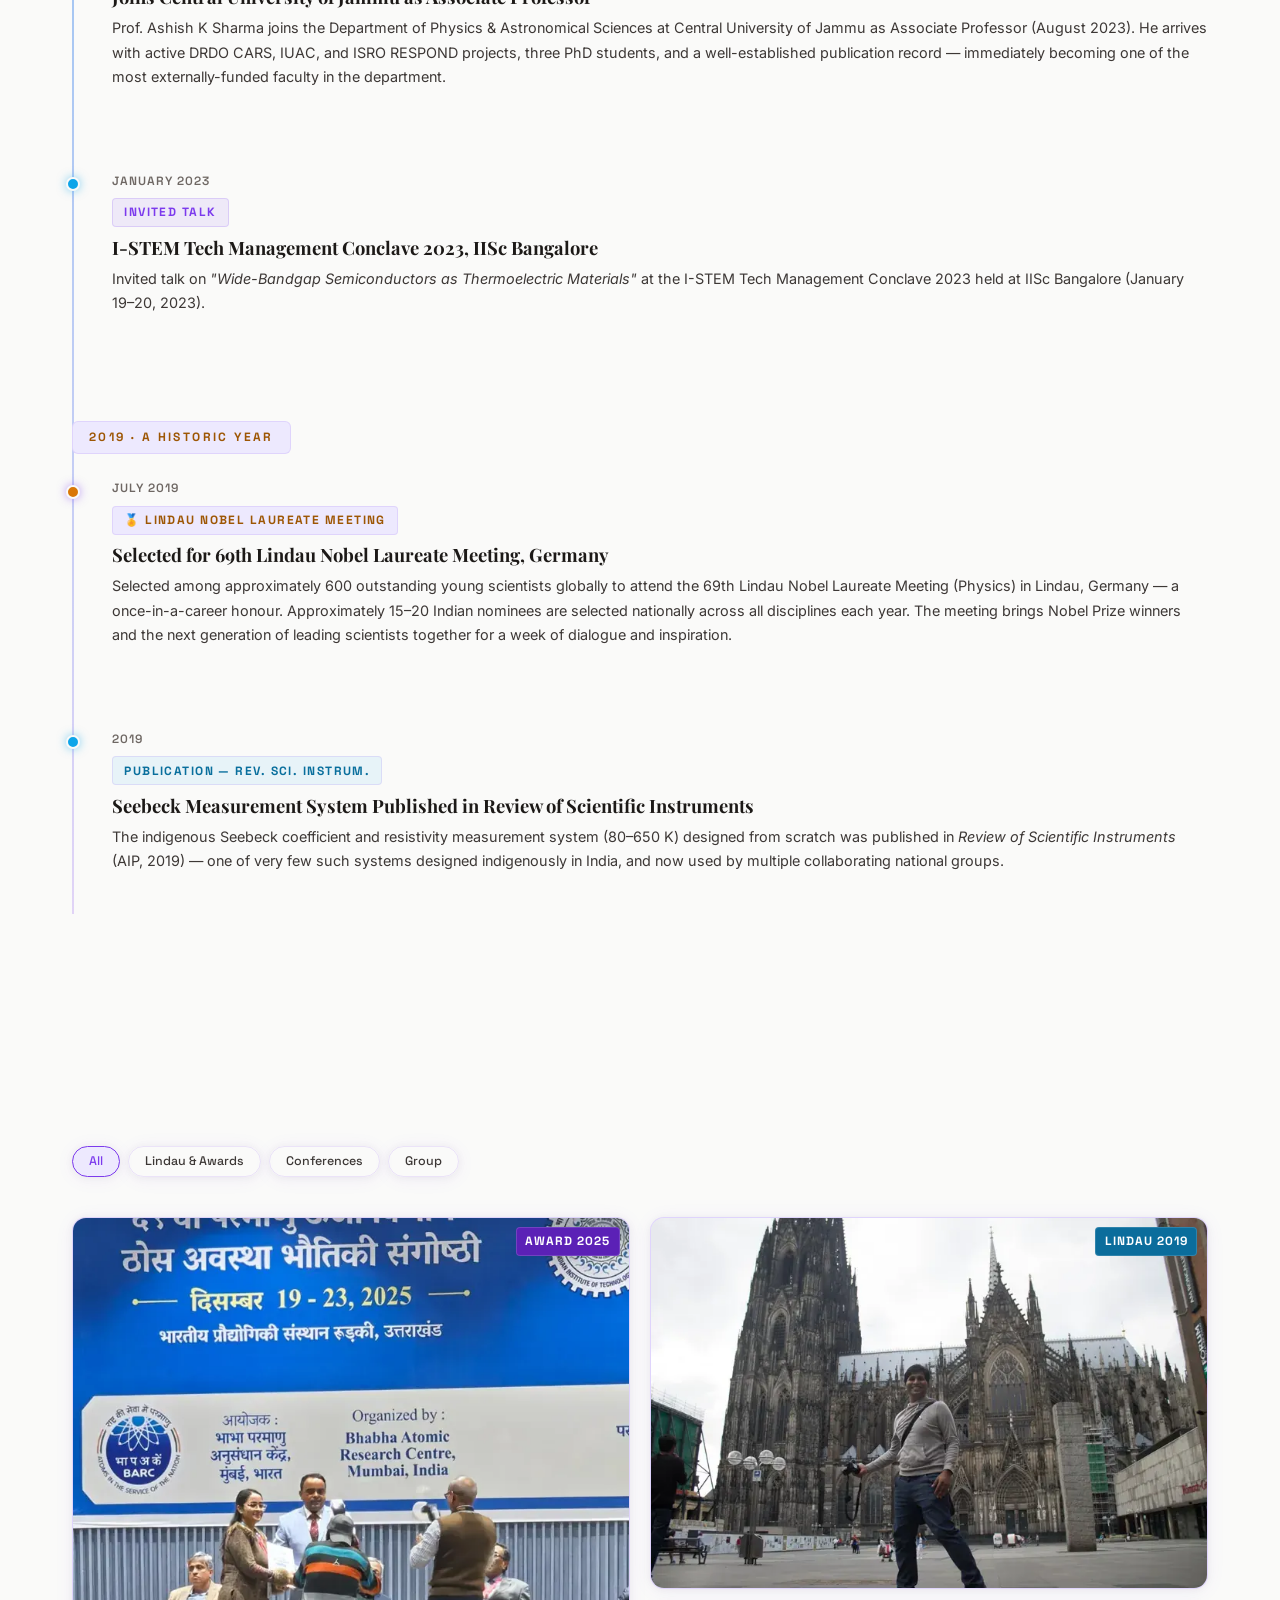
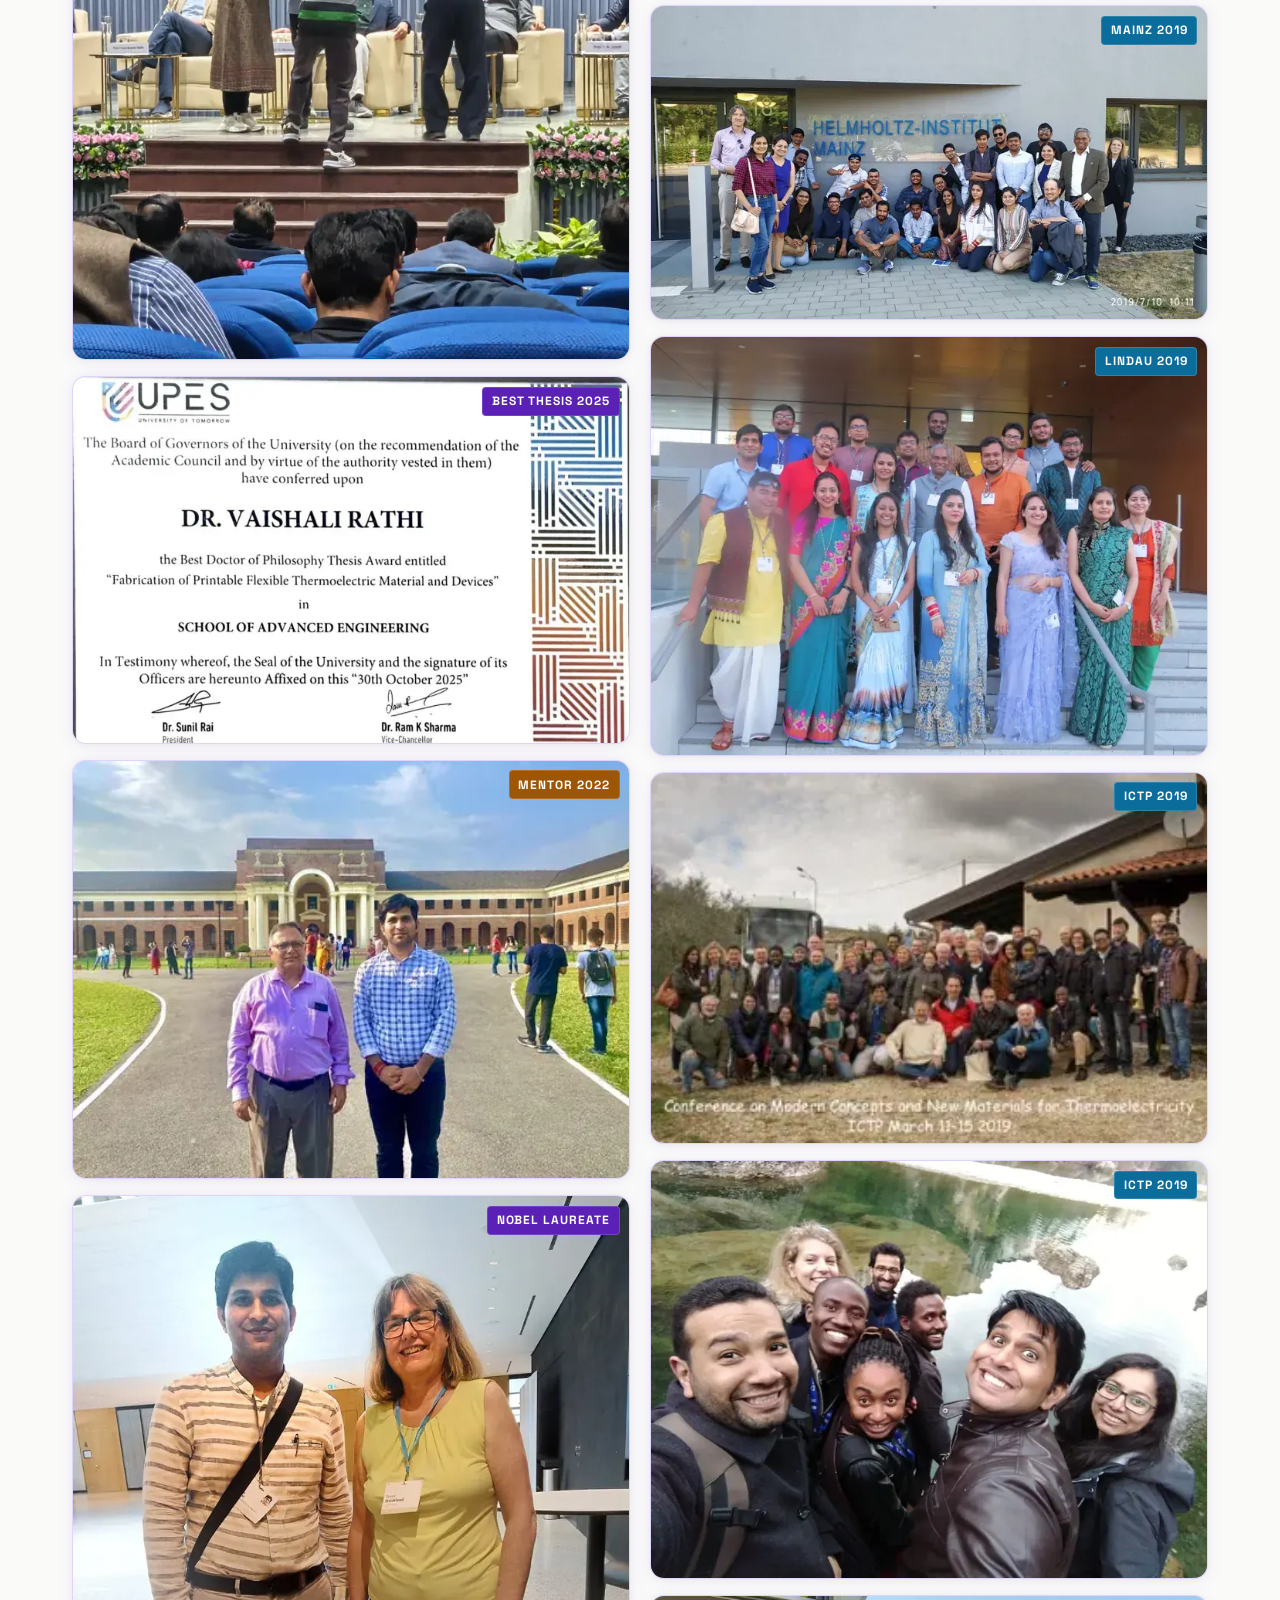
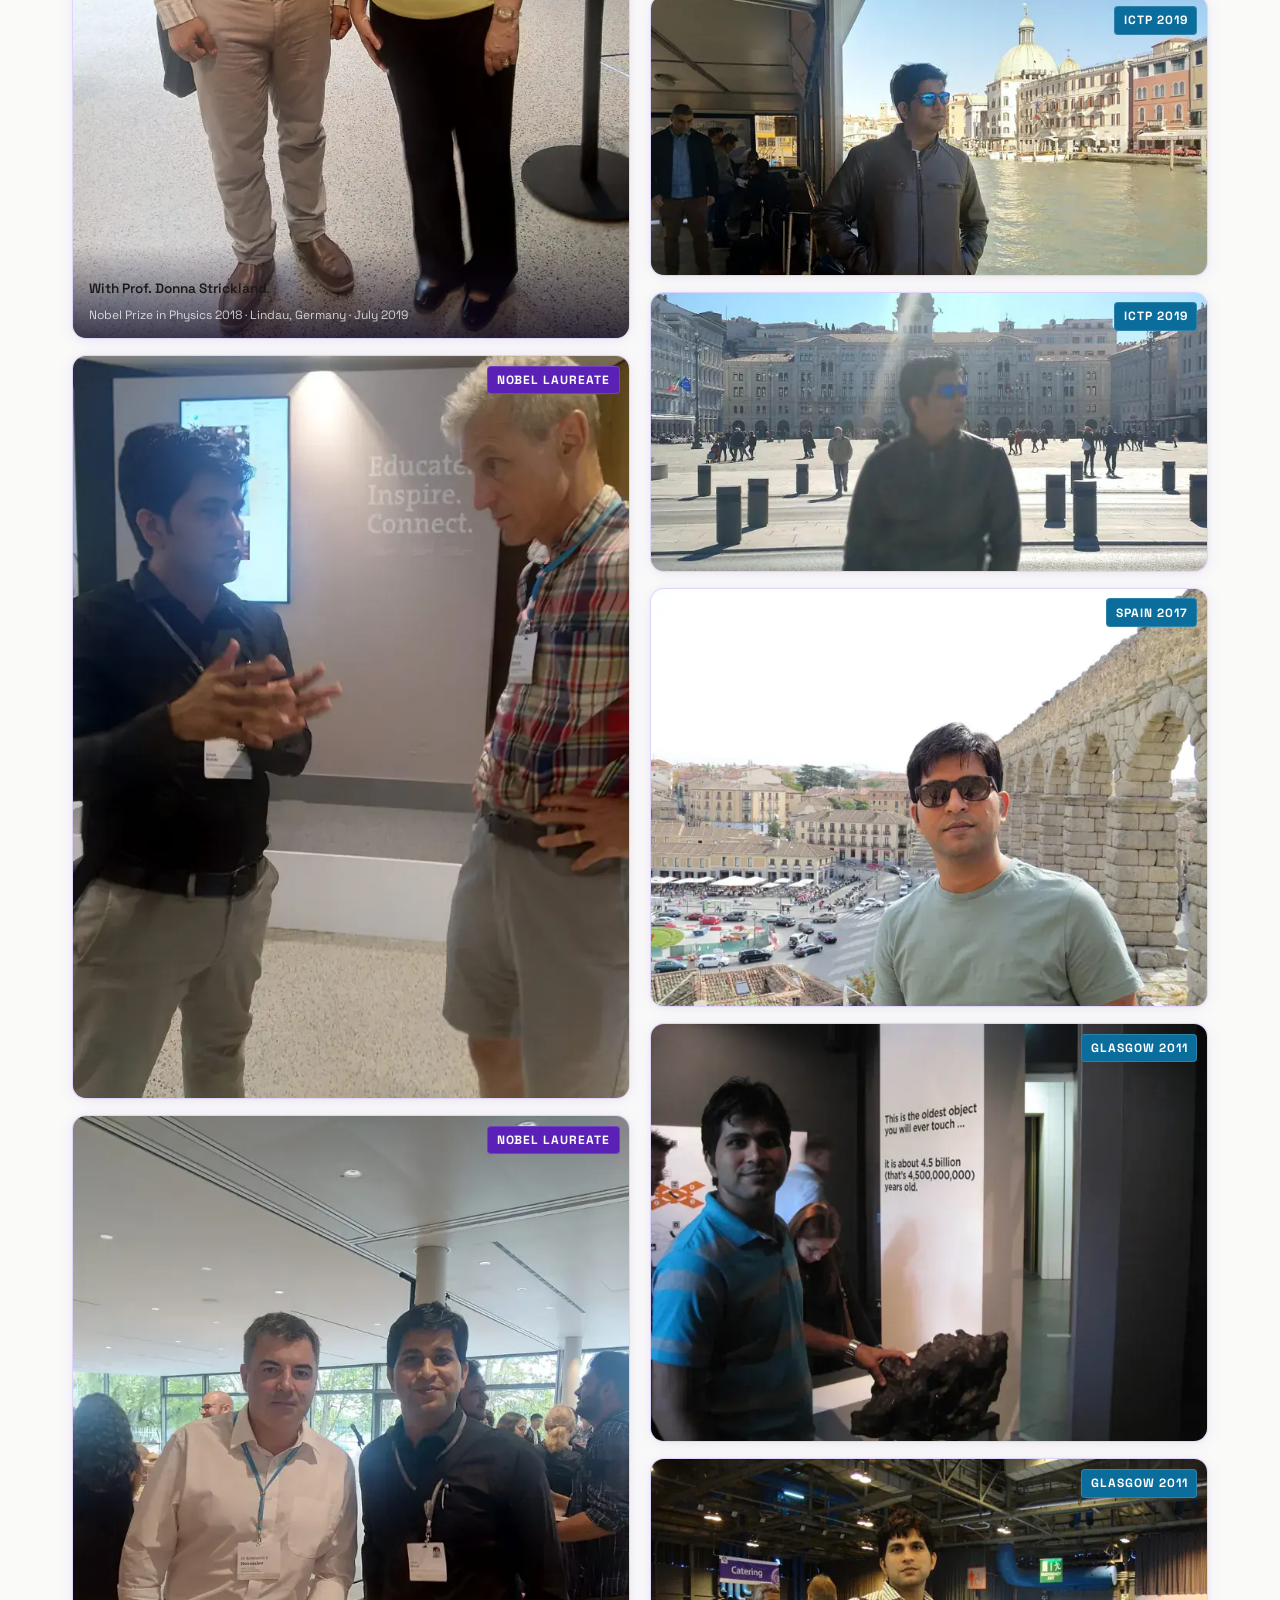
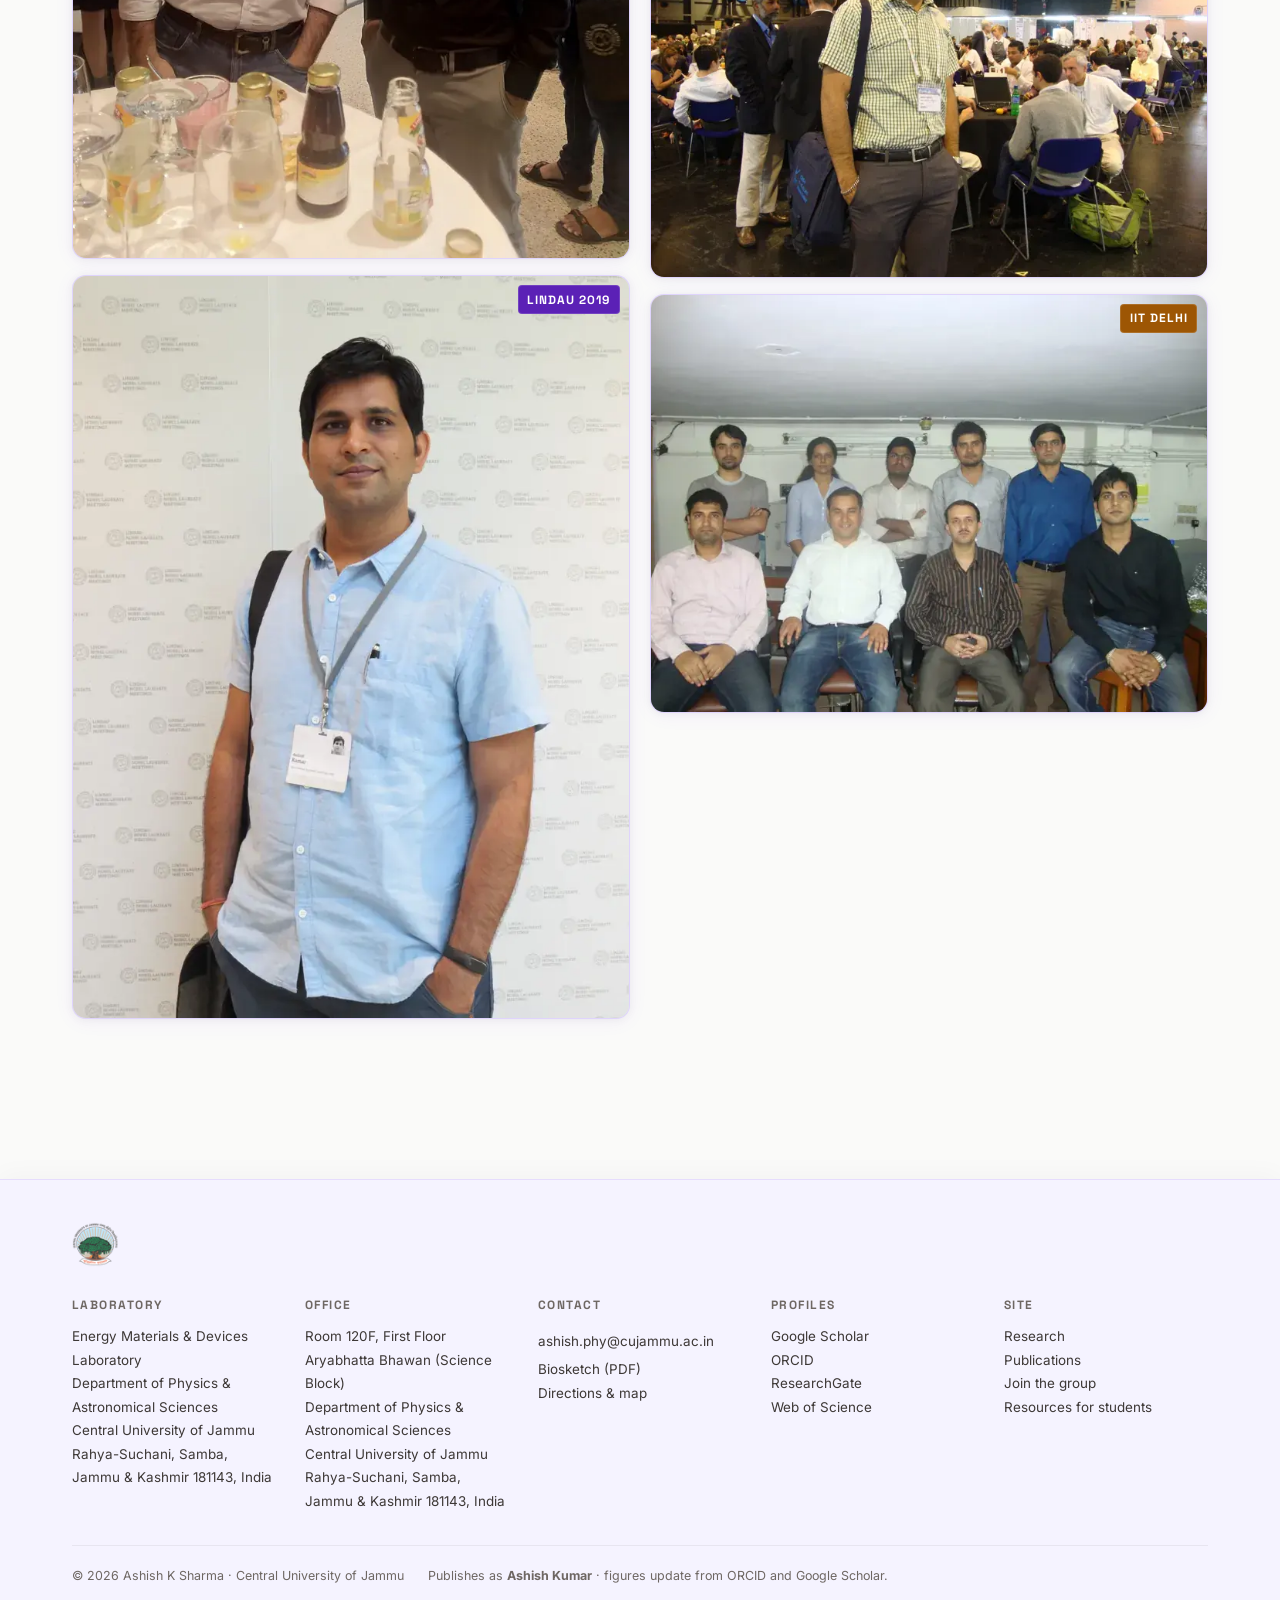
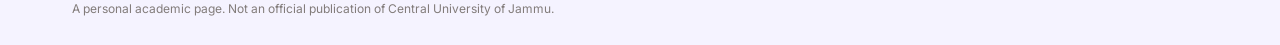
<file: news.html>
<!DOCTYPE html>
<html lang="en">
<head>
<meta charset="UTF-8">
<meta name="viewport" content="width=device-width, initial-scale=1.0, viewport-fit=cover">
<meta name="theme-color" content="#7c3aed" media="(prefers-color-scheme: light)">
<meta name="theme-color" content="#14131a" media="(prefers-color-scheme: dark)">
<title>News &amp; Gallery — Ashish K Sharma</title>
<meta name="description" content="Awards, publications, beam-time campaigns and student achievements from Prof. Ashish K Sharma's group at Central University of Jammu, with a photo gallery.">
<meta name="author" content="Ashish K Sharma">
<meta name="robots" content="index, follow, max-image-preview:large, max-snippet:-1">
<link rel="canonical" href="https://dr-aks.github.io/news.html">
<link rel="icon" href="assets/images/favicon.svg" type="image/svg+xml">
<link rel="icon" href="assets/images/favicon.ico" sizes="any">
<link rel="apple-touch-icon" href="assets/images/apple-touch-icon.png">
<link rel="manifest" href="site.webmanifest">
<link rel="alternate" type="text/markdown" href="/llms.txt" title="Structured summary for AI assistants">
<meta property="og:type" content="website">
<meta property="og:url" content="https://dr-aks.github.io/news.html">
<meta property="og:title" content="News &amp; Gallery — Ashish K Sharma">
<meta property="og:description" content="Awards, publications, beam-time campaigns and student achievements from Prof. Ashish K Sharma's group at Central University of Jammu, with a photo gallery.">
<meta property="og:image" content="https://dr-aks.github.io/assets/images/og-card.jpg">
<meta property="og:image:width" content="1200">
<meta property="og:image:height" content="630">
<meta property="og:image:alt" content="Prof. Ashish K Sharma — Energy Materials &amp; Devices Laboratory, Central University of Jammu">
<meta property="og:site_name" content="Ashish K Sharma — Energy Materials &amp; Devices Laboratory">
<meta property="og:locale" content="en_IN">
<meta name="twitter:card" content="summary_large_image">
<meta name="twitter:title" content="News &amp; Gallery — Ashish K Sharma">
<meta name="twitter:description" content="Awards, publications, beam-time campaigns and student achievements from Prof. Ashish K Sharma's group at Central University of Jammu, with a photo gallery.">
<meta name="twitter:image" content="https://dr-aks.github.io/assets/images/og-card.jpg">
<meta name="twitter:image:alt" content="Prof. Ashish K Sharma — Energy Materials &amp; Devices Laboratory, Central University of Jammu">
<!-- Critical, inline: WebKit was rendering images at natural size while the
     third-party font stylesheet blocked everything behind it. -->
<style>img,picture,video,svg{max-width:100%}picture{display:block}body{margin:0}</style>
<!-- Theme preference, applied before first paint so an explicit light/dark
     choice never flashes the wrong palette. Absence of this script leaves the
     page on the OS setting, which is the documented default. -->
<script>(function(){try{var t=localStorage.getItem("aks-theme");
if(t==="light"||t==="dark"){document.documentElement.setAttribute("data-theme",t);
var l=document.querySelector('meta[name="theme-color"][media*="light"]'),
d=document.querySelector('meta[name="theme-color"][media*="dark"]');
if(l&&d){l.media=(t==="light")?"all":"not all";d.media=(t==="dark")?"all":"not all";}}}catch(e){}})();</script>
<link rel="stylesheet" href="assets/css/style.css">
<link rel="stylesheet" href="assets/css/shell.css">
<link rel="preconnect" href="https://fonts.googleapis.com">
<link rel="preconnect" href="https://fonts.gstatic.com" crossorigin>
<link rel="stylesheet" href="https://fonts.googleapis.com/css2?family=Playfair+Display:wght@700;800&family=Space+Grotesk:wght@500;600;700&family=Inter:wght@400;500;600&display=swap" media="print" onload="this.media='all'">
<noscript><link rel="stylesheet" href="https://fonts.googleapis.com/css2?family=Playfair+Display:wght@700;800&family=Space+Grotesk:wght@500;600;700&family=Inter:wght@400;500;600&display=swap"></noscript>
<!-- Font Awesome, subset to the 84 icons this site actually uses and served
     from here: 102 KB of CSS plus 270 KB of webfonts became 4 KB and 10 KB,
     and the request no longer leaves the site. -->
<link rel="stylesheet" href="assets/css/icons.css">
<link rel="preload" href="assets/fonts/fa-solid-900-subset.woff2" as="font" type="font/woff2">
<script type="application/ld+json">{"@context":"https://schema.org","@type":"CollectionPage","@id":"https://dr-aks.github.io/news.html#page","name":"News & Gallery — Ashish K Sharma","isPartOf":{"@id":"https://dr-aks.github.io/#website"},"about":{"@id":"https://dr-aks.github.io/#person"},"author":{"@id":"https://dr-aks.github.io/#person"},"breadcrumb":{"@type":"BreadcrumbList","itemListElement":[{"@type":"ListItem","position":1,"name":"Home","item":"https://dr-aks.github.io/"},{"@type":"ListItem","position":2,"name":"News & Gallery","item":"https://dr-aks.github.io/news.html"}]}}</script>
<style>
/* ---- ported from the original news.html ---- */

    .news-full-timeline { position: relative; padding-left: 2.5rem; }
    .news-full-timeline::before { content:''; position:absolute; left:0; top:0; bottom:0; width:2px; background: linear-gradient(to bottom, var(--amber), var(--sky), rgba(124,58,237,0.2)); }
    .news-entry { position: relative; margin-bottom: 2.5rem; padding-bottom: 2.5rem; border-bottom: 1px solid rgba(255,255,255,0.05); }
    .news-entry:last-child { border-bottom: none; }
    .news-dot { position: absolute; left: -2.9rem; top: 0.4rem; width: 14px; height: 14px; border-radius: 50%; border: 2px solid var(--bg); flex-shrink: 0; }
    .news-dot.gold { background: var(--amber); box-shadow: 0 0 10px rgba(124,58,237,0.5); }
    .news-dot.teal { background: var(--sky); box-shadow: 0 0 10px rgba(14,165,233,0.5); }
    .news-dot.green { background: #22c55e; box-shadow: 0 0 10px rgba(34,197,94,0.5); }
    .news-cat { font-size: 0.75rem; font-family: var(--font-sans); font-weight: 700; text-transform: uppercase; letter-spacing: 0.12em; padding: 0.2rem 0.7rem; border-radius: 4px; display: inline-flex; margin-bottom: 0.6rem; }
    .cat-award { background: var(--bg3); color: var(--amber-ink); border: 1px solid var(--border); }
    .cat-publication { background: rgba(14,165,233,0.08); color: var(--sky-ink); border: 1px solid var(--border); }
    .cat-talk { background: rgba(139,92,246,0.1); color: var(--violet); border: 1px solid rgba(139,92,246,0.2); }
    .cat-project { background: rgba(34,197,94,0.1); color: var(--green-ink); border: 1px solid rgba(34,197,94,0.2); }
    .cat-student { background: rgba(251,146,60,0.1); color: var(--amber-ink); border: 1px solid rgba(251,146,60,0.2); }
    .cat-conference { background: rgba(236,72,153,0.1); color: var(--pink-ink); border: 1px solid rgba(236,72,153,0.2); }
    .news-entry [data-h="3"] { font-family: var(--font-serif); font-size: 1.15rem; color: var(--text); margin-bottom: 0.5rem; }
    .news-entry p { font-size: 0.9rem; color: var(--text2); line-height: 1.7; }
    .news-date { font-size: 0.75rem; font-family: var(--font-sans); font-weight: 600; color: var(--text3); text-transform: uppercase; letter-spacing: 0.08em; margin-bottom: 0.4rem; }
    .year-marker { font-family: var(--font-sans); font-size: 0.75rem; font-weight: 800; text-transform: uppercase; letter-spacing: 0.2em; color: var(--amber-ink); background: var(--bg3); border: 1px solid var(--border); border-radius: 6px; padding: 0.35rem 1rem; display: inline-block; margin: 1.5rem 0; position: relative; left: -2.5rem; }
  

  /* Scroll-reveal elements start at opacity:0 and are revealed by JS.
     Without JS they would stay invisible forever — show them immediately. */
  [data-anim]{opacity:1!important;transform:none!important}
  .fade-in{animation:none!important;opacity:1!important}

/* ---- ported from the original gallery.html ---- */

    .gallery-filter { display: flex; flex-wrap: wrap; gap: 0.5rem; margin-bottom: 2.5rem; }
    .gal-btn { font-family: var(--font-sans); font-size: 0.78rem; font-weight: 500; padding: 0.4rem 1rem; border: 1px solid var(--border); border-radius: 50px; color: var(--text2); background: transparent; cursor: pointer; transition: var(--transition); }
    .gal-btn:hover, .gal-btn.active { border-color: var(--violet); color: var(--violet); background: var(--bg3); }

    .gallery-masonry { columns: 2; column-gap: 1.2rem; }
    @media (max-width:768px) { .gallery-masonry { columns: 1; } }
    @media (max-width:480px) { .gallery-masonry { columns: 1; } }

    .gal-item {
      break-inside: avoid; margin-bottom: 1rem;
      border-radius: var(--radius); overflow: hidden;
      border: 1px solid var(--border); cursor: pointer;
      position: relative; background: var(--bg3);
    }
    .gal-item:hover { box-shadow: var(--shadow); }

    /* Real photo */
    .gal-item img {
      width: 100%; height: auto; display: block;
    }

    /* Placeholder fallback */
    .gal-placeholder {
      height: 220px; display: flex; flex-direction: column;
      align-items: center; justify-content: center; gap: 0.6rem;
      background: var(--bg3);
    }
    .gal-placeholder .icon { font-size: 1.8rem; opacity: 0.25; }
    .gal-placeholder .caption { font-size: 0.78rem; font-family: var(--font-sans); color: var(--text3); text-align: center; padding: 0.5rem 1rem; line-height: 1.5; }

    /* Caption overlay — always visible */
    .gal-caption {
      position: absolute; bottom: 0; left: 0; right: 0;
      background: linear-gradient(to top, rgba(10,5,30,0.92) 0%, rgba(10,5,30,0.5) 60%, transparent 100%);
      padding: 2rem 1rem 0.8rem;
      font-size: 0.8rem; font-family: var(--font-sans);
      color: #fff;
    }
    .gal-caption strong { display: block; font-size: 0.85rem; margin-bottom: 0.2rem; }
    .gal-caption span { opacity: 0.75; font-size: 0.75rem; }

    /* Category badge */
    .gal-tag-badge {
      position: absolute; top: 0.6rem; right: 0.6rem;
      font-size: 0.75rem; font-family: var(--font-sans); font-weight: 700;
      text-transform: uppercase; letter-spacing: 0.08em;
      padding: 0.2rem 0.55rem; border-radius: 4px;
      background: rgba(10,5,30,0.75); backdrop-filter: blur(8px);
      border: 1px solid rgba(255,255,255,0.15); color: #fff;
    }
    .gal-tag-badge.award { background: #5b21b6; }
    .gal-tag-badge.conference { background: #0b6d9c; }
    .gal-tag-badge.lab { background: #0b6b4a; }
    .gal-tag-badge.group { background: #9d5604; }

    /* Lightbox */
    .lightbox {
      display: none; position: fixed; inset: 0;
      background: rgba(0,0,0,0.94); z-index: 2000;
      align-items: center; justify-content: center;
      flex-direction: column;
    }
    .lightbox.open { display: flex; }
    .lightbox img { max-width: 92vw; max-height: 82vh; border-radius: 8px; box-shadow: 0 20px 80px rgba(0,0,0,0.6); }
    .lb-caption { color: rgba(255,255,255,0.85); font-family: var(--font-sans); font-size: 0.88rem; margin-top: 1rem; text-align: center; }
    .lb-close { position: absolute; top: 1.2rem; right: 1.2rem; color: #fff; font-size: 1.4rem; cursor: pointer; background: rgba(255,255,255,0.1); border: 1px solid rgba(255,255,255,0.2); border-radius: 50%; width: 42px; height: 42px; display: flex; align-items: center; justify-content: center; transition: background 0.2s; }
    .lb-close:hover { background: rgba(255,255,255,0.2); }

    /* Add photo guide box */
  

  /* Scroll-reveal elements start at opacity:0 and are revealed by JS.
     Without JS they would stay invisible forever — show them immediately. */
  [data-anim]{opacity:1!important;transform:none!important}
  .fade-in{animation:none!important;opacity:1!important}

/* ---- corrections applied after the ported page CSS ---- */
.pi-avatar{width:min(280px,100%);height:auto;aspect-ratio:1;max-width:100%}
.pi-card{grid-template-columns:minmax(0,300px) minmax(0,1fr)}
@media (max-width:768px){ .pi-card{grid-template-columns:minmax(0,1fr)} }
.funding-item{flex-wrap:wrap}
.funding-item .funding-amount{flex:none;white-space:nowrap}
.funding-item > div:not(.funding-amount){flex:1 1 10rem;min-width:0}
.spec-row{flex-wrap:wrap;gap:0.2rem 1rem}
.spec-label,.spec-val{min-width:0;overflow-wrap:anywhere}
@media (max-width:560px){
  .research-block{grid-template-columns:minmax(0,1fr);gap:0.4rem}
  .project-row{grid-template-columns:minmax(0,1fr)}
}
.research-block,.project-row{min-width:0}
.research-block > *,.project-row > *{min-width:0}
/* a stat tile's figure must shrink with its tile, not spill out of it */
.card.text-center > div:first-child{font-size:clamp(1.15rem,5.5vw,2rem)!important;
  overflow-wrap:anywhere;hyphens:auto}
.card.text-center > div{overflow-wrap:anywhere}

/* The ten landmark papers sit in bordered cards with 1.3rem of left padding;
   the live ORCID list was rendering flush against the container, so the two
   lists on the same page started at different left edges. They match now. */
#orcid-pubs-container .pub-item{border:1px solid var(--border);
  border-radius:var(--radius);background:var(--card);
  padding:0.85rem 1.5rem 0.85rem 1.3rem;margin-bottom:0.55rem;
  border-left:3px solid var(--border2)}
#orcid-pubs-container .pub-item:hover{border-color:rgba(124,58,237,0.3);
  border-left-color:var(--violet)}
#orcid-pubs-container .pub-item:last-child{border-bottom:1px solid var(--border)}
#orcid-pubs-container .year-heading{padding-left:0.1rem}
</style>
</head>
<body>
<a class="skip-link" href="#main">Skip to content</a>
<div class="announce" role="region" aria-label="Announcement">
  <div class="wrap announce-in">
    <span class="ann-tag">Open</span>
    <p><span class="ann-long">PhD and project positions are open for candidates with NET/JRF, INSPIRE or institutional fellowships.</span><span class="ann-short">PhD and project positions are open.</span> <a href="people.html#join">How to apply &rarr;</a></p>
    <button type="button" class="ann-x" aria-label="Dismiss announcement">&times;</button>
  </div>
</div>
<header class="site-head" id="siteHead">
  <div class="wrap head-in">
    <a class="brand" href="index.html">
      <img src="assets/images/cuj-logo.png"
           srcset="assets/images/cuj-logo@2x.png 2x, assets/images/cuj-logo@3x.png 3x"
           width="56" height="53" alt="Central University of Jammu">
      <span class="brand-txt">
        <b>Ashish K Sharma</b>
        <i>Energy Materials &amp; Devices Laboratory</i>
      </span>
    </a>
    <button class="theme-toggle" type="button" id="themeToggle" data-theme-pref="auto"
            aria-label="Colour theme: following system setting. Activate to choose light."
            title="Colour theme: following system setting">
      <svg class="ti ti-auto" viewBox="0 0 24 24" aria-hidden="true" focusable="false"><circle cx="12" cy="12" r="9" fill="none" stroke="currentColor" stroke-width="1.9"/><path d="M12 3.6a8.4 8.4 0 0 1 0 16.8z" fill="currentColor"/></svg>
      <svg class="ti ti-light" viewBox="0 0 24 24" aria-hidden="true" focusable="false"><circle cx="12" cy="12" r="4.1" fill="currentColor"/><g stroke="currentColor" stroke-width="1.9" stroke-linecap="round"><path d="M12 2.2v2.5M12 19.3v2.5M2.2 12h2.5M19.3 12h2.5M5.1 5.1l1.8 1.8M17.1 17.1l1.8 1.8M18.9 5.1l-1.8 1.8M6.9 17.1l-1.8 1.8"/></g></svg>
      <svg class="ti ti-dark" viewBox="0 0 24 24" aria-hidden="true" focusable="false"><path d="M20.6 14.8A8.7 8.7 0 0 1 9.2 3.4a9 9 0 1 0 11.4 11.4z" fill="currentColor"/></svg>
    </button>
    <button class="nav-burger" type="button" aria-expanded="false" aria-controls="mainmenu"
            aria-label="Main menu"><span></span><span></span><span></span></button>
    <nav class="mainmenu" id="mainmenu" aria-label="Main">
      <ul>
      <li><a href="index.html">Home</a></li>
      <li><a href="research.html">Research</a></li>
      <li><a href="publications.html">Publications</a></li>
      <li><a href="people.html">People</a></li>
      <li><a href="news.html" aria-current="page">News &amp; Gallery</a></li>
      <li><a href="resources.html">Resources</a></li>
      <li><a href="about.html">About</a></li>
      </ul>
    </nav>
  </div>
</header>

<nav class="onthispage" id="onthispage" aria-label="On this page">
  <div class="otp-head">
    <span class="otp-label">On this page</span>
    <button type="button" class="otp-toggle" aria-expanded="false" aria-controls="otp-list">Sections</button>
  </div>
  <ul id="otp-list">
        <li><a href="#updates">Latest updates</a></li>
        <li><a href="#gallery">Gallery</a></li>
  </ul>
</nav>
<main id="main" tabindex="-1">
<div class="page-hero lattice-bg">
  <div class="container">
    <div class="page-hero-content">
      <span class="section-label">Latest Updates</span>
      <h1>News &amp; Gallery</h1>
      <p>Awards, publications, talks, student achievements and milestones — with the photographic record underneath.</p>
    </div>
  </div>
</div><section id="updates" class="section">
  <div class="container">
    <div class="news-full-timeline">

      <!-- 2026 -->
      <div class="year-marker">2026</div>

      <div class="news-entry">
        <div class="news-dot gold"></div>
        <div class="news-date">14 September 2026</div>
        <span class="news-cat cat-project">Department</span>
        <h2 data-h="3">Department Marks the Promotion to Professor</h2>
        <p>Students and colleagues in the Department of Physics &amp; Astronomical Sciences
          marked the promotion on Monday 14 September 2026. The group&rsquo;s doctoral and
          master&rsquo;s students organised the gathering.</p>
        <div class="figrow">
          <figure><picture><source type="image/webp" srcset="assets/images/promotion-group-480.webp 480w, assets/images/promotion-group-720.webp 720w, assets/images/promotion-group-960.webp 960w, assets/images/promotion-group.webp 1200w" sizes="(max-width:700px) 92vw, 560px"><img src="assets/images/promotion-group.jpg" loading="lazy" decoding="async"
            alt="Students and staff of the Department of Physics &amp; Astronomical Sciences gathered for the promotion celebration" srcset="assets/images/promotion-group-480.jpg 480w, assets/images/promotion-group-720.jpg 720w, assets/images/promotion-group-960.jpg 960w, assets/images/promotion-group.jpg 1200w" sizes="(max-width:700px) 92vw, 560px" width="1200" height="900"></picture>
            <figcaption>The department, 14 September 2026.</figcaption></figure>
          <figure><picture><source type="image/webp" srcset="assets/images/promotion-scroll-480.webp 480w, assets/images/promotion-scroll-720.webp 720w, assets/images/promotion-scroll-960.webp 960w, assets/images/promotion-scroll.webp 1200w" sizes="(max-width:700px) 92vw, 560px"><img src="assets/images/promotion-scroll.jpg" loading="lazy" decoding="async"
            alt="A research student handing over a congratulatory scroll" srcset="assets/images/promotion-scroll-480.jpg 480w, assets/images/promotion-scroll-720.jpg 720w, assets/images/promotion-scroll-960.jpg 960w, assets/images/promotion-scroll.jpg 1200w" sizes="(max-width:700px) 92vw, 560px" width="1200" height="900"></picture>
            <figcaption>A scroll from the research students.</figcaption></figure>
          <figure><picture><source type="image/webp" srcset="assets/images/promotion-letter-480.webp 480w, assets/images/promotion-letter-720.webp 720w, assets/images/promotion-letter-960.webp 960w, assets/images/promotion-letter.webp 1200w" sizes="(max-width:700px) 92vw, 560px"><img src="assets/images/promotion-letter.jpg" loading="lazy" decoding="async"
            alt="The group in the departmental office during the celebration" srcset="assets/images/promotion-letter-480.jpg 480w, assets/images/promotion-letter-720.jpg 720w, assets/images/promotion-letter-960.jpg 960w, assets/images/promotion-letter.jpg 1200w" sizes="(max-width:700px) 92vw, 560px" width="1200" height="900"></picture>
            <figcaption>In the department office.</figcaption></figure>
        </div>
      </div>

      <div class="news-entry">
        <div class="news-dot teal"></div>
        <div class="news-date">2&ndash;7 September 2026</div>
        <span class="news-cat cat-project">Beam Time</span>
        <h3 data-h="3">Beam-Time Experiment at IUAC, New Delhi</h3>
        <p>The group ran a beam-time experiment on the Pelletron at the Inter-University
          Accelerator Centre, New Delhi, from 2 to 7 September 2026 &mdash; six days of
          round-the-clock operation on the beamline, with in-situ electrical measurement
          during irradiation. Doctoral students ran the acquisition shifts.</p>
        <div class="figrow">
          <figure><picture><source type="image/webp" srcset="assets/images/iuac-beam-hall-480.webp 480w, assets/images/iuac-beam-hall-720.webp 720w, assets/images/iuac-beam-hall.webp 840w" sizes="(max-width:700px) 92vw, 560px"><img src="assets/images/iuac-beam-hall.jpg" loading="lazy" decoding="async"
            alt="The beam hall at the Inter-University Accelerator Centre with the beamline running down the centre" srcset="assets/images/iuac-beam-hall-480.jpg 480w, assets/images/iuac-beam-hall-720.jpg 720w, assets/images/iuac-beam-hall.jpg 840w" sizes="(max-width:700px) 92vw, 560px" width="840" height="765"></picture>
            <figcaption>The IUAC beam hall.</figcaption></figure>
          <figure><picture><source type="image/webp" srcset="assets/images/iuac-chamber-480.webp 480w, assets/images/iuac-chamber-720.webp 720w, assets/images/iuac-chamber-960.webp 960w, assets/images/iuac-chamber.webp 1200w" sizes="(max-width:700px) 92vw, 560px"><img src="assets/images/iuac-chamber.jpg" loading="lazy" decoding="async"
            alt="The irradiation chamber on the Materials Science beam line at IUAC" srcset="assets/images/iuac-chamber-480.jpg 480w, assets/images/iuac-chamber-720.jpg 720w, assets/images/iuac-chamber-960.jpg 960w, assets/images/iuac-chamber.jpg 1200w" sizes="(max-width:700px) 92vw, 560px" width="1200" height="900"></picture>
            <figcaption>The Materials Science beam line irradiation chamber at IUAC.</figcaption></figure>
          <figure><picture><source type="image/webp" srcset="assets/images/iuac-data-acquisition-480.webp 480w, assets/images/iuac-data-acquisition-720.webp 720w, assets/images/iuac-data-acquisition.webp 960w" sizes="(max-width:700px) 92vw, 560px"><img src="assets/images/iuac-data-acquisition.jpg" loading="lazy" decoding="async"
            alt="Students at laptops recording measurements during a night shift on the beamline" srcset="assets/images/iuac-data-acquisition-480.jpg 480w, assets/images/iuac-data-acquisition-720.jpg 720w, assets/images/iuac-data-acquisition.jpg 960w" sizes="(max-width:700px) 92vw, 560px" width="960" height="1280"></picture>
            <figcaption>Acquisition, night shift.</figcaption></figure>
        </div>
      </div>

      <div class="news-entry">
        <div class="news-dot green"></div>
        <div class="news-date">7&ndash;15 August 2026</div>
        <span class="news-cat cat-project">Synchrotron</span>
        <h3 data-h="3">Muskan Verma at PETRA III, DESY Hamburg &mdash; EXAFS on GaN and SiC</h3>
        <p>Muskan Verma spent 7&ndash;15 August 2026 at the PETRA III storage ring at DESY,
          Hamburg, recording extended X-ray absorption fine structure (EXAFS) on gallium
          nitride and silicon carbide. EXAFS reads the local coordination around an absorbing
          atom, so it reaches the short-range disorder that diffraction averages away &mdash;
          the question being what swift heavy ions leave behind in the first coordination
          shells. Her first beam time abroad.</p>
        <div class="figrow">
          <figure><picture><source type="image/webp" srcset="assets/images/desy-petra-480.webp 480w, assets/images/desy-petra-720.webp 720w, assets/images/desy-petra-960.webp 960w, assets/images/desy-petra.webp 1200w" sizes="(max-width:700px) 92vw, 560px"><img src="assets/images/desy-petra.jpg" loading="lazy" decoding="async"
            alt="The PETRA III Max von Laue experimental hall at DESY, Hamburg" srcset="assets/images/desy-petra-480.jpg 480w, assets/images/desy-petra-720.jpg 720w, assets/images/desy-petra-960.jpg 960w, assets/images/desy-petra.jpg 1200w" sizes="(max-width:700px) 92vw, 560px" width="1200" height="900"></picture>
            <figcaption>PETRA III &mdash; Max von Laue hall, DESY.</figcaption></figure>
          <figure><picture><source type="image/webp" srcset="assets/images/desy-flash-480.webp 480w, assets/images/desy-flash-720.webp 720w, assets/images/desy-flash-960.webp 960w, assets/images/desy-flash.webp 1200w" sizes="(max-width:700px) 92vw, 560px"><img src="assets/images/desy-flash.jpg" loading="lazy" decoding="async"
            alt="The FLASH free-electron laser building on the DESY campus" srcset="assets/images/desy-flash-480.jpg 480w, assets/images/desy-flash-720.jpg 720w, assets/images/desy-flash-960.jpg 960w, assets/images/desy-flash.jpg 1200w" sizes="(max-width:700px) 92vw, 560px" width="1200" height="1600"></picture>
            <figcaption>FLASH, on the same campus.</figcaption></figure>
          <figure><picture><source type="image/webp" srcset="assets/images/desy-mpsd-480.webp 480w, assets/images/desy-mpsd-720.webp 720w, assets/images/desy-mpsd-960.webp 960w, assets/images/desy-mpsd.webp 1200w" sizes="(max-width:700px) 92vw, 560px"><img src="assets/images/desy-mpsd.jpg" loading="lazy" decoding="async"
            alt="The Max Planck Institute for the Structure and Dynamics of Matter on the DESY campus" srcset="assets/images/desy-mpsd-480.jpg 480w, assets/images/desy-mpsd-720.jpg 720w, assets/images/desy-mpsd-960.jpg 960w, assets/images/desy-mpsd.jpg 1200w" sizes="(max-width:700px) 92vw, 560px" width="1200" height="900"></picture>
            <figcaption>Max Planck Institute for the Structure and Dynamics of Matter.</figcaption></figure>
        </div>
      </div>

      <div class="news-entry">
        <div class="news-dot gold"></div>
        <div class="news-date">July 2026</div>
        <span class="news-cat cat-project">Career Milestone</span>
        <h3 data-h="3">Promoted to Professor, Central University of Jammu</h3>
        <p>Prof. Ashish K Sharma was promoted to <strong>Professor</strong> in the Department of Physics &amp; Astronomical Sciences, Central University of Jammu, with effect from July 2026. The promotion follows three years at the university as Associate Professor, over which the group commissioned its in-situ DLTS facility and ran concurrent ISRO RESPOND, DRDO CARS, and IUAC projects.</p>
      </div>

      <div class="news-entry">
        <div class="news-dot teal"></div>
        <div class="news-date">February 2026</div>
        <span class="news-cat cat-talk">Invited Talk</span>
        <h3 data-h="3">Resource Person — Refresher Course in Physics, CUH Mahendergarh</h3>
        <p>Invited as Resource Person at the Refresher Course in Physics organised by Central University of Haryana (CUH), Mahendergarh (February 2026). Lecture delivered on "Probing Defects in Semiconductors: Deep Level Transient Spectroscopy Technique." Part of UGC-HRDC continuing education programme for college and university teachers.</p>
      </div>

      <div class="news-entry">
        <div class="news-dot green"></div>
        <div class="news-date">April 2026</div>
        <span class="news-cat cat-project">PhD Awarded</span>
        <h3 data-h="3">Third PhD Degree Awarded — Dr. Kamal Singh</h3>
        <p>Dr. Kamal Singh was awarded his PhD in April 2026 for the thesis <em>"Probing the Defect Landscape of GaN Epitaxial Layers and Devices under Swift Heavy Ion Irradiation: Implications for Material Quality and Device Reliability"</em> (UPES Dehradun), bringing to three the number of doctoral degrees completed under Dr. Kumar's supervision.</p>
      </div>

      <!-- 2025 -->
      <div class="year-marker">2025</div>

      <div class="news-entry">
        <div class="news-dot gold"></div>
        <div class="news-date">2025</div>
        <span class="news-cat cat-award">🏆 Award — Supervised Scholar</span>
        <h3 data-h="3">Best PhD Thesis Award — Dr. Vaishali Rathi</h3>
        <p>Doctoral student Dr. Vaishali Rathi's thesis, <em>"Fabrication of Printable Flexible Thermoelectric Material and Devices"</em>, was awarded the <strong>Best PhD Thesis</strong> at the UPES Dehradun Convocation 2025. The work, conducted under Prof. Ashish K Sharma's supervision, demonstrated a high-performance printable flexible thermoelectric composite combining PEDOT:PSS, Bi₂Te₃, and rGO — directly advancing the SERB-funded thermoelectric programme. Dr. Rathi is currently Senior Scientist at TACC Limited, Dewas, Madhya Pradesh.</p>
      </div>

      <div class="news-entry">
        <div class="news-dot teal"></div>
        <div class="news-date">December 2025</div>
        <span class="news-cat cat-student">🌟 Student Achievement</span>
        <h3 data-h="3">Best Poster Award — Ms. Muskan Verma at DAE-SSPS 2025</h3>
        <p>PhD student Ms. Muskan Verma was awarded the <strong>Best Poster Award</strong> at the DAE Solid State Physics Symposium (DAE-SSPS 2025) — one of the most prestigious annual physics symposia in India, organised by the Department of Atomic Energy. A proud milestone for the group at Central University of Jammu.</p>
      </div>

      <div class="news-entry">
        <div class="news-dot gold"></div>
        <div class="news-date">November 2025</div>
        <span class="news-cat cat-project">PhD Awarded</span>
        <h3 data-h="3">Second PhD Degree Awarded — Dr. Vaishali Rathi</h3>
        <p>Dr. Vaishali Rathi completed her PhD at UPES Dehradun in November 2025 with a thesis on printable flexible thermoelectric materials and devices, bringing to two the number of doctoral degrees awarded under Dr. Kumar's supervision.</p>
      </div>

      <div class="news-entry">
        <div class="news-dot teal"></div>
        <div class="news-date">2025</div>
        <span class="news-cat cat-talk">Resource Person</span>
        <h3 data-h="3">Electrical Characterisation Techniques for Semiconductors — CUH, July 2025</h3>
        <p>Invited as Resource Person for a lecture on "Electrical Characterisation Techniques for Semiconductors" at Central University of Haryana (CUH), Mahendergarh (July 07, 2025).</p>
      </div>

      <div class="news-entry">
        <div class="news-dot gold"></div>
        <div class="news-date">June 2025</div>
        <span class="news-cat cat-publication">Publication</span>
        <h3 data-h="3">New Papers: NiO-GO Composites, TiO₂ Films &amp; Bi₂Te₃ (2025)</h3>
        <p>Three new peer-reviewed papers published in 2025: (1) "Enhanced Optical and Electrical Properties of NiO-GO Composite Films on PET" in <em>Chemistry of Inorganic Materials</em>; (2) "UV Protection and Photocatalytic Activity in Sm/Eu Co-Doped TiO₂ Thin Films" in <em>Materials Science &amp; Engineering B</em>; (3) "Enhancement in Power Factor of Sn/Zn Co-Doped Bismuth Telluride" in <em>Journal of Materials Science: Materials in Electronics</em>.</p>
      </div>

      <!-- 2024 -->
      <div class="year-marker">2024</div>

      <div class="news-entry">
        <div class="news-dot gold"></div>
        <div class="news-date">2024</div>
        <span class="news-cat cat-award">🏆 RSC Outstanding Student Paper Award</span>
        <h3 data-h="3">RSC Advances Outstanding Student Paper Award — Flexible Thermoelectric Composites</h3>
        <p>The paper <em>"Improved Thermoelectric Performance of PEDOT:PSS/Bi₂Te₃/rGO Ternary Composite Films for Energy Harvesting"</em> (RSC Advances, 2024) was selected for the <strong>RSC Advances Outstanding Student Paper Award</strong> by the Royal Society of Chemistry — competitive international recognition for the group's flexible thermoelectric research.</p>
        <a href="https://blogs.rsc.org/ra/2025/11/18/rsc-advances-outstanding-student-paper-awards-2024/" target="_blank" rel="noopener noreferrer" style="display:inline-flex;align-items:center;gap:0.4rem;font-size:0.82rem;color:var(--sky-ink);font-family:var(--font-sans);margin-top:0.5rem;text-decoration:none;"><i class="fas fa-external-link-alt" aria-hidden="true"></i> RSC Blog — Award Announcement</a>
      </div>

      <div class="news-entry">
        <div class="news-dot teal"></div>
        <div class="news-date">October 2024</div>
        <span class="news-cat cat-conference">Conference Organisation</span>
        <h3 data-h="3">Secretary — International Conference on Physics for Sustainable Development (ICPSD 2024)</h3>
        <p>Prof. Ashish K Sharma served as Secretary of the <strong>International Conference on Physics for Sustainable Development (ICPSD 2024)</strong>, hosted at Central University of Jammu. The conference brought together researchers from across India and internationally to discuss physics-driven approaches to sustainable development challenges.</p>
      </div>

      <div class="news-entry">
        <div class="news-dot gold"></div>
        <div class="news-date">March 2024</div>
        <span class="news-cat cat-talk">Invited Lecture</span>
        <h3 data-h="3">Invited Lecture — Faculty Development Programme, Patna University</h3>
        <p>Delivered an invited lecture on <em>"Electrical Transport Properties Measurement in Materials"</em> at the Faculty Development Programme on Advances in Experimental &amp; Theoretical Research in Physical Sciences, Dept. of Physics, Patna University (March 4–16, 2024).</p>
      </div>

      <div class="news-entry">
        <div class="news-dot teal"></div>
        <div class="news-date">2024</div>
        <span class="news-cat cat-publication">Publication</span>
        <h3 data-h="3">Four New Papers in 2024: GaN Defects, Bi₂Te₃, Reviews &amp; Phosphors</h3>
        <p>Four new papers published in 2024 in journals including <em>RSC Advances</em>, <em>Organic Electronics</em>, <em>Nuclear Instruments and Methods B</em> (two papers), and <em>Ceramics International</em>. Topics span flexible thermoelectrics, ion-induced defect transformation in GaN, and luminescence of nanophosphors.</p>
      </div>

      <!-- 2023 -->
      <div class="year-marker">2023</div>

      <div class="news-entry">
        <div class="news-dot teal"></div>
        <div class="news-date">October 2023</div>
        <span class="news-cat cat-talk">International Invited Talk</span>
        <h3 data-h="3">Invited Lecture at MESD 2023, JNU New Delhi</h3>
        <p>Delivered an invited lecture on <em>"Wide-Bandgap Materials as Thermoelectric Materials for High-Temperature Applications"</em> at the International Conference on Materials for Energy &amp; Sustainable Development (MESD 2023), JNU New Delhi (October 27–29, 2023).</p>
      </div>

      <div class="news-entry">
        <div class="news-dot gold"></div>
        <div class="news-date">August 2023</div>
        <span class="news-cat cat-project">Career Milestone</span>
        <h3 data-h="3">Joins Central University of Jammu as Associate Professor</h3>
        <p>Prof. Ashish K Sharma joins the Department of Physics &amp; Astronomical Sciences at Central University of Jammu as Associate Professor (August 2023). He arrives with active DRDO CARS, IUAC, and ISRO RESPOND projects, three PhD students, and a well-established publication record — immediately becoming one of the most externally-funded faculty in the department.</p>
      </div>

      <div class="news-entry">
        <div class="news-dot teal"></div>
        <div class="news-date">January 2023</div>
        <span class="news-cat cat-talk">Invited Talk</span>
        <h3 data-h="3">I-STEM Tech Management Conclave 2023, IISc Bangalore</h3>
        <p>Invited talk on <em>"Wide-Bandgap Semiconductors as Thermoelectric Materials"</em> at the I-STEM Tech Management Conclave 2023 held at IISc Bangalore (January 19–20, 2023).</p>
      </div>

      <!-- 2019 -->
      <div class="year-marker">2019 · A Historic Year</div>

      <div class="news-entry">
        <div class="news-dot gold"></div>
        <div class="news-date">July 2019</div>
        <span class="news-cat cat-award">🏅 Lindau Nobel Laureate Meeting</span>
        <h3 data-h="3">Selected for 69th Lindau Nobel Laureate Meeting, Germany</h3>
        <p>Selected among approximately 600 outstanding young scientists globally to attend the 69th Lindau Nobel Laureate Meeting (Physics) in Lindau, Germany — a once-in-a-career honour. Approximately 15–20 Indian nominees are selected nationally across all disciplines each year. The meeting brings Nobel Prize winners and the next generation of leading scientists together for a week of dialogue and inspiration.</p>
      </div>

      <div class="news-entry">
        <div class="news-dot teal"></div>
        <div class="news-date">2019</div>
        <span class="news-cat cat-publication">Publication — Rev. Sci. Instrum.</span>
        <h3 data-h="3">Seebeck Measurement System Published in Review of Scientific Instruments</h3>
        <p>The indigenous Seebeck coefficient and resistivity measurement system (80–650 K) designed from scratch was published in <em>Review of Scientific Instruments</em> (AIP, 2019) — one of very few such systems designed indigenously in India, and now used by multiple collaborating national groups.</p>
      </div>

    </div>
  </div>
</section>

<section id="gallery" class="section">
  <div class="container">

    

    <!-- Filter buttons -->
    <div class="gallery-filter">
      <button class="gal-btn active" onclick="filterGallery('all', this)">All</button>
      <button class="gal-btn" onclick="filterGallery('award', this)">Lindau &amp; Awards</button>
      <button class="gal-btn" onclick="filterGallery('conference', this)">Conferences</button>
      <button class="gal-btn" onclick="filterGallery('group', this)">Group</button>
    </div>

    <!-- GALLERY GRID — Chronological order: latest first -->
    <div class="gallery-masonry" id="gallery-grid">

      <!-- ══════════════════ 2025 — AWARDS ══════════════════ -->

      <!-- ▶ PHOTO: DAE-SSPS Best Poster Award — Ms. Muskan Verma -->
      <div class="gal-item" data-cat="award" onclick="openLightbox('assets/images/daessps-best-poster-2025.jpg','Ms. Muskan Verma receiving Best Poster Award at DAE-SSPS 2025')" role="button" tabindex="0" aria-label="View larger: Ms. Muskan Verma receiving Best Poster Award at DAE-SSPS 2025">
        <picture><source type="image/webp" srcset="assets/images/daessps-best-poster-2025-480.webp 480w, assets/images/daessps-best-poster-2025-720.webp 720w, assets/images/daessps-best-poster-2025.webp 960w" sizes="(max-width:700px) 92vw, 560px"><img loading="lazy" decoding="async" src="assets/images/daessps-best-poster-2025.jpg"
             alt="Best Poster Award DAE-SSPS 2025"
             onerror="this.style.display='none';var p=this.parentNode,n=(p&&p.tagName==='PICTURE'?p:this).nextElementSibling;if(n)n.style.display='flex';" width="960" height="1280" srcset="assets/images/daessps-best-poster-2025-480.jpg 480w, assets/images/daessps-best-poster-2025-720.jpg 720w, assets/images/daessps-best-poster-2025.jpg 960w" sizes="(max-width:700px) 92vw, 560px"></picture>
        <div class="gal-placeholder" style="display:none; height:250px;">
          <i class="fas fa-trophy icon" style="color:var(--violet);opacity:0.4;"></i>
          <div class="caption">Best Poster Award · DAE-SSPS 2025</div>
        </div>
        <div class="gal-tag-badge award">Award 2025</div>
        <div class="gal-caption">
          <strong>Best Poster Award — Ms. Muskan Verma</strong>
          <span>DAE Solid State Physics Symposium (DAE-SSPS 2025)</span>
        </div>
      </div>

      <!-- ▶ Best PhD Thesis Award 2025 — Dr. Vaishali Rathi -->
      <div class="gal-item" data-cat="award" onclick="openLightbox('assets/images/best-thesis-award-2025.jpg','Best PhD Thesis Award · Dr. Vaishali Rathi · UPES Dehradun Convocation 2025 · Thesis: Fabrication of Printable Flexible Thermoelectric Material and Devices')" role="button" tabindex="0" aria-label="View larger: Best PhD Thesis Award · Dr. Vaishali Rathi · UPES Dehradun Convocation 2025 · Thesis: Fabrication of Printable Flexible Thermoelectric Material and Devices">
        <picture><source type="image/webp" srcset="assets/images/best-thesis-award-2025-480.webp 480w, assets/images/best-thesis-award-2025-720.webp 720w, assets/images/best-thesis-award-2025-960.webp 960w, assets/images/best-thesis-award-2025.webp 1200w" sizes="(max-width:700px) 92vw, 560px"><img loading="lazy" decoding="async" src="assets/images/best-thesis-award-2025.jpg"
             alt="Best PhD Thesis Award — Dr. Vaishali Rathi, UPES 2025"
             onerror="this.style.display='none';var p=this.parentNode,n=(p&&p.tagName==='PICTURE'?p:this).nextElementSibling;if(n)n.style.display='flex';" width="1200" height="788" srcset="assets/images/best-thesis-award-2025-480.jpg 480w, assets/images/best-thesis-award-2025-720.jpg 720w, assets/images/best-thesis-award-2025-960.jpg 960w, assets/images/best-thesis-award-2025.jpg 1200w" sizes="(max-width:700px) 92vw, 560px"></picture>
        <div class="gal-placeholder" style="display:none; height:260px;">
          <i class="fas fa-trophy icon" style="color:var(--amber-ink);opacity:0.4;"></i>
          <div class="caption">Best PhD Thesis Award · UPES 2025</div>
        </div>
        <div class="gal-tag-badge award">Best Thesis 2025</div>
        <div class="gal-caption">
          <strong>Best PhD Thesis Award — Dr. Vaishali Rathi</strong>
          <span>UPES Dehradun Convocation 2025 · Flexible Thermoelectric Devices</span>
        </div>
      </div>

      <!-- ══════════════════ 2022 — WITH MENTOR ══════════════════ -->

      <!-- ▶ PHOTO: With Dr. D.K. Kanjilal — 2022 -->
      <div class="gal-item" data-cat="group" onclick="openLightbox('assets/images/with-dr-kanjilal-2022.jpg','With Dr. D.K. Kanjilal (Distinguished Scientist, IUAC New Delhi) · Postdoc Mentor · 2022')" role="button" tabindex="0" aria-label="View larger: With Dr. D.K. Kanjilal (Distinguished Scientist, IUAC New Delhi) · Postdoc Mentor · 2022">
        <picture><source type="image/webp" srcset="assets/images/with-dr-kanjilal-2022-480.webp 480w, assets/images/with-dr-kanjilal-2022-720.webp 720w, assets/images/with-dr-kanjilal-2022-960.webp 960w, assets/images/with-dr-kanjilal-2022.webp 1200w" sizes="(max-width:700px) 40vw, 180px"><img loading="lazy" decoding="async" src="assets/images/with-dr-kanjilal-2022.jpg"
             alt="Prof. Ashish K Sharma with Dr. D.K. Kanjilal, Postdoc Mentor, 2022"
             onerror="this.style.display='none';var p=this.parentNode,n=(p&&p.tagName==='PICTURE'?p:this).nextElementSibling;if(n)n.style.display='flex';" width="1200" height="900" srcset="assets/images/with-dr-kanjilal-2022-480.jpg 480w, assets/images/with-dr-kanjilal-2022-720.jpg 720w, assets/images/with-dr-kanjilal-2022-960.jpg 960w, assets/images/with-dr-kanjilal-2022.jpg 1200w" sizes="(max-width:700px) 40vw, 180px"></picture>
        <div class="gal-placeholder" style="display:none; height:270px;">
          <i class="fas fa-user-tie icon" style="color:var(--violet);opacity:0.4;"></i>
          <div class="caption">With Dr. D.K. Kanjilal · 2022</div>
        </div>
        <div class="gal-tag-badge group">Mentor 2022</div>
        <div class="gal-caption">
          <strong>With Dr. D.K. Kanjilal</strong>
          <span>Distinguished Scientist, IUAC New Delhi · Postdoc Mentor · 2022</span>
        </div>
      </div>

      <!-- ══════════════════ 2019 — LINDAU NOBEL LAUREATE MEETING (July) ══════════════════ -->

      <!-- ▶ PHOTO: With Prof. Donna Strickland — NO hover animation (PNG with transparency) -->
      <div class="gal-item no-hover-anim" data-cat="award" onclick="openLightbox('assets/images/with-donna-strickland.jpg','With Prof. Donna Strickland (Nobel Prize in Physics 2018) · Lindau Nobel Laureate Meeting, Germany, July 2019')" role="button" tabindex="0" aria-label="View larger: With Prof. Donna Strickland (Nobel Prize in Physics 2018), Lindau Nobel Laureate Meeting, Germany, July 2019">
        <picture><source type="image/webp" srcset="assets/images/with-donna-strickland-480.webp 480w, assets/images/with-donna-strickland-720.webp 720w, assets/images/with-donna-strickland-960.webp 960w, assets/images/with-donna-strickland.webp 1200w" sizes="(max-width:700px) 92vw, 560px"><img loading="lazy" decoding="async" src="assets/images/with-donna-strickland.jpg"
             alt="With Nobel Laureate Prof. Donna Strickland, Lindau 2019"
             onerror="this.style.display='none';var p=this.parentNode,n=(p&&p.tagName==='PICTURE'?p:this).nextElementSibling;if(n)n.style.display='flex';" width="1200" height="1600" srcset="assets/images/with-donna-strickland-480.jpg 480w, assets/images/with-donna-strickland-720.jpg 720w, assets/images/with-donna-strickland-960.jpg 960w, assets/images/with-donna-strickland.jpg 1200w" sizes="(max-width:700px) 92vw, 560px"></picture>
        <div class="gal-placeholder" style="display:none; height:340px;">
          <i class="fas fa-user-graduate icon" style="color:var(--violet);opacity:0.4;"></i>
          <div class="caption">With Prof. Donna Strickland<br><small>Nobel Prize in Physics 2018</small></div>
        </div>
        <div class="gal-tag-badge award">Nobel Laureate</div>
        <div class="gal-caption">
          <strong>With Prof. Donna Strickland</strong>
          <span>Nobel Prize in Physics 2018 · Lindau, Germany · July 2019</span>
        </div>
      </div>

      <!-- ▶ PHOTO: With Prof. Wolfgang Ketterle (Nobel Laureate) -->
      <div class="gal-item" data-cat="award" onclick="openLightbox('assets/images/with-prof-ketterle.jpg','With Prof. Wolfgang Ketterle (Nobel Prize in Physics 2001, Bose-Einstein Condensate) · 69th Lindau Nobel Laureate Meeting, Germany, July 2019')" role="button" tabindex="0" aria-label="View larger: With Prof. Wolfgang Ketterle (Nobel Prize in Physics 2001, Bose-Einstein Condensate) · 69th Lindau Nobel Laureate Meeting, Germany, July 2019">
        <picture><source type="image/webp" srcset="assets/images/with-prof-ketterle-480.webp 480w, assets/images/with-prof-ketterle-720.webp 720w, assets/images/with-prof-ketterle-960.webp 960w, assets/images/with-prof-ketterle.webp 1200w" sizes="(max-width:700px) 92vw, 560px"><img loading="lazy" decoding="async" src="assets/images/with-prof-ketterle.jpg"
             alt="With Nobel Laureate Prof. Wolfgang Ketterle, Lindau 2019"
             onerror="this.style.display='none';var p=this.parentNode,n=(p&&p.tagName==='PICTURE'?p:this).nextElementSibling;if(n)n.style.display='flex';" width="1200" height="1600" srcset="assets/images/with-prof-ketterle-480.jpg 480w, assets/images/with-prof-ketterle-720.jpg 720w, assets/images/with-prof-ketterle-960.jpg 960w, assets/images/with-prof-ketterle.jpg 1200w" sizes="(max-width:700px) 92vw, 560px"></picture>
        <div class="gal-placeholder" style="display:none; height:300px;">
          <i class="fas fa-atom icon" style="color:var(--violet);opacity:0.4;"></i>
          <div class="caption">With Prof. Wolfgang Ketterle<br><small>Nobel Prize in Physics 2001</small></div>
        </div>
        <div class="gal-tag-badge award">Nobel Laureate</div>
        <div class="gal-caption">
          <strong>With Prof. Wolfgang Ketterle</strong>
          <span>Nobel Prize in Physics 2001 (BEC) · Lindau, Germany · July 2019</span>
        </div>
      </div>

      <!-- ▶ PHOTO: With Sir Konstantin Novoselov (Nobel Laureate) -->
      <div class="gal-item" data-cat="award" onclick="openLightbox('assets/images/with-novoselov.jpg','With Sir Konstantin S. Novoselov (Nobel Prize in Physics 2010, discoverer of Graphene) · Lindau Nobel Laureate Meeting, July 2019')" role="button" tabindex="0" aria-label="View larger: With Sir Konstantin S. Novoselov (Nobel Prize in Physics 2010, discoverer of Graphene) · Lindau Nobel Laureate Meeting, July 2019">
        <picture><source type="image/webp" srcset="assets/images/with-novoselov-480.webp 480w, assets/images/with-novoselov-720.webp 720w, assets/images/with-novoselov-960.webp 960w, assets/images/with-novoselov.webp 1200w" sizes="(max-width:700px) 92vw, 560px"><img loading="lazy" decoding="async" src="assets/images/with-novoselov.jpg"
             alt="With Nobel Laureate Sir Konstantin Novoselov, Lindau 2019"
             onerror="this.style.display='none';var p=this.parentNode,n=(p&&p.tagName==='PICTURE'?p:this).nextElementSibling;if(n)n.style.display='flex';" width="1200" height="1600" srcset="assets/images/with-novoselov-480.jpg 480w, assets/images/with-novoselov-720.jpg 720w, assets/images/with-novoselov-960.jpg 960w, assets/images/with-novoselov.jpg 1200w" sizes="(max-width:700px) 92vw, 560px"></picture>
        <div class="gal-placeholder" style="display:none; height:360px;">
          <i class="fas fa-atom icon" style="color:var(--violet);opacity:0.4;"></i>
          <div class="caption">With Sir Konstantin Novoselov<br><small>Nobel Prize in Physics 2010</small></div>
        </div>
        <div class="gal-tag-badge award">Nobel Laureate</div>
        <div class="gal-caption">
          <strong>With Sir Konstantin S. Novoselov</strong>
          <span>Nobel Prize in Physics 2010 (Graphene) · Lindau, Germany · July 2019</span>
        </div>
      </div>

      <!-- ▶ PHOTO: Profile at Lindau Nobel backdrop -->
      <div class="gal-item" data-cat="award" onclick="openLightbox('assets/images/profile-lindau-backdrop.jpg','Prof. Ashish K Sharma at the 69th Lindau Nobel Laureate Meeting · July 2019 · Lindau, Germany')" role="button" tabindex="0" aria-label="View larger: Prof. Ashish K Sharma at the 69th Lindau Nobel Laureate Meeting · July 2019 · Lindau, Germany">
        <picture><source type="image/webp" srcset="assets/images/profile-lindau-backdrop-480.webp 480w, assets/images/profile-lindau-backdrop-720.webp 720w, assets/images/profile-lindau-backdrop-960.webp 960w, assets/images/profile-lindau-backdrop.webp 1200w" sizes="(max-width:700px) 92vw, 560px"><img loading="lazy" decoding="async" src="assets/images/profile-lindau-backdrop.jpg"
             alt="Prof. Ashish K Sharma at Lindau Nobel Laureate Meeting 2019"
             onerror="this.style.display='none';var p=this.parentNode,n=(p&&p.tagName==='PICTURE'?p:this).nextElementSibling;if(n)n.style.display='flex';" width="1200" height="1600" srcset="assets/images/profile-lindau-backdrop-480.jpg 480w, assets/images/profile-lindau-backdrop-720.jpg 720w, assets/images/profile-lindau-backdrop-960.jpg 960w, assets/images/profile-lindau-backdrop.jpg 1200w" sizes="(max-width:700px) 92vw, 560px"></picture>
        <div class="gal-placeholder" style="display:none; height:320px;">
          <i class="fas fa-user icon" style="color:var(--violet);opacity:0.4;"></i>
          <div class="caption">Prof. Ashish K Sharma · Lindau Nobel Laureate Meeting</div>
        </div>
        <div class="gal-tag-badge award">Lindau 2019</div>
        <div class="gal-caption">
          <strong>Prof. Ashish K Sharma at Lindau Nobel Laureate Meeting</strong>
          <span>69th Lindau Nobel Laureate Meeting · July 2019 · Germany</span>
        </div>
      </div>

      <!-- ▶ PHOTO: Lindau — Rhine trip to Cologne -->
      <div class="gal-item" data-cat="conference" onclick="openLightbox('assets/images/lindau-cologne-germany-2019.jpg','Rhine boat trip to Cologne during the 69th Lindau Nobel Laureate Meeting · July 2019, Germany')" role="button" tabindex="0" aria-label="View larger: Rhine boat trip to Cologne during the 69th Lindau Nobel Laureate Meeting · July 2019, Germany">
        <picture><source type="image/webp" srcset="assets/images/lindau-cologne-germany-2019-480.webp 480w, assets/images/lindau-cologne-germany-2019-720.webp 720w, assets/images/lindau-cologne-germany-2019-960.webp 960w, assets/images/lindau-cologne-germany-2019.webp 1200w" sizes="(max-width:700px) 92vw, 560px"><img loading="lazy" decoding="async" src="assets/images/lindau-cologne-germany-2019.jpg"
             alt="Rhine trip to Cologne during Lindau Nobel Laureate Meeting 2019"
             onerror="this.style.display='none';var p=this.parentNode,n=(p&&p.tagName==='PICTURE'?p:this).nextElementSibling;if(n)n.style.display='flex';" width="1200" height="800" srcset="assets/images/lindau-cologne-germany-2019-480.jpg 480w, assets/images/lindau-cologne-germany-2019-720.jpg 720w, assets/images/lindau-cologne-germany-2019-960.jpg 960w, assets/images/lindau-cologne-germany-2019.jpg 1200w" sizes="(max-width:700px) 92vw, 560px"></picture>
        <div class="gal-placeholder" style="display:none; height:250px;">
          <i class="fas fa-ship icon" style="color:var(--sky-ink);opacity:0.4;"></i>
          <div class="caption">Rhine Trip · Cologne · Lindau Meeting 2019</div>
        </div>
        <div class="gal-tag-badge conference">Lindau 2019</div>
        <div class="gal-caption">
          <strong>Rhine Boat Trip · Cologne</strong>
          <span>Excursion during 69th Lindau Nobel Laureate Meeting · July 2019</span>
        </div>
      </div>

      <!-- ▶ PHOTO: Helmholtz-Institut Mainz Group -->
      <div class="gal-item" data-cat="conference" onclick="openLightbox('assets/images/helmholtz-mainz-2019.jpg','Group photo at Helmholtz-Institut Mainz · July 10, 2019 · Part of the 69th Lindau Nobel Laureate Meeting scientific excursion')" role="button" tabindex="0" aria-label="View larger: Group photo at Helmholtz-Institut Mainz · July 10, 2019 · Part of the 69th Lindau Nobel Laureate Meeting scientific excursion">
        <picture><source type="image/webp" srcset="assets/images/helmholtz-mainz-2019-480.webp 480w, assets/images/helmholtz-mainz-2019-720.webp 720w, assets/images/helmholtz-mainz-2019-960.webp 960w, assets/images/helmholtz-mainz-2019.webp 1200w" sizes="(max-width:700px) 92vw, 560px"><img loading="lazy" decoding="async" src="assets/images/helmholtz-mainz-2019.jpg"
             alt="Group photo at Helmholtz-Institut Mainz 2019"
             onerror="this.style.display='none';var p=this.parentNode,n=(p&&p.tagName==='PICTURE'?p:this).nextElementSibling;if(n)n.style.display='flex';" width="1200" height="675" srcset="assets/images/helmholtz-mainz-2019-480.jpg 480w, assets/images/helmholtz-mainz-2019-720.jpg 720w, assets/images/helmholtz-mainz-2019-960.jpg 960w, assets/images/helmholtz-mainz-2019.jpg 1200w" sizes="(max-width:700px) 92vw, 560px"></picture>
        <div class="gal-placeholder" style="display:none; height:230px;">
          <i class="fas fa-building icon" style="color:var(--sky-ink);opacity:0.4;"></i>
          <div class="caption">Helmholtz-Institut Mainz Group Photo</div>
        </div>
        <div class="gal-tag-badge conference">Mainz 2019</div>
        <div class="gal-caption">
          <strong>Group Photo · Helmholtz-Institut Mainz</strong>
          <span>Lindau Meeting Excursion · July 10, 2019</span>
        </div>
      </div>

      <!-- ▶ PHOTO: Indian delegates at Lindau -->
      <div class="gal-item" data-cat="conference" onclick="openLightbox('assets/images/lindau-india-group-2019.jpg','Indian participants at the 69th Lindau Nobel Laureate Meeting · July 9, 2019, Germany')" role="button" tabindex="0" aria-label="View larger: Indian participants at the 69th Lindau Nobel Laureate Meeting · July 9, 2019, Germany">
        <picture><source type="image/webp" srcset="assets/images/lindau-india-group-2019-480.webp 480w, assets/images/lindau-india-group-2019-720.webp 720w, assets/images/lindau-india-group-2019-960.webp 960w, assets/images/lindau-india-group-2019.webp 1200w" sizes="(max-width:700px) 92vw, 560px"><img loading="lazy" decoding="async" src="assets/images/lindau-india-group-2019.jpg"
             alt="Indian delegates at Lindau Nobel Laureate Meeting 2019"
             onerror="this.style.display='none';var p=this.parentNode,n=(p&&p.tagName==='PICTURE'?p:this).nextElementSibling;if(n)n.style.display='flex';" width="1200" height="900" srcset="assets/images/lindau-india-group-2019-480.jpg 480w, assets/images/lindau-india-group-2019-720.jpg 720w, assets/images/lindau-india-group-2019-960.jpg 960w, assets/images/lindau-india-group-2019.jpg 1200w" sizes="(max-width:700px) 92vw, 560px"></picture>
        <div class="gal-placeholder" style="display:none; height:240px;">
          <i class="fas fa-flag icon" style="color:var(--amber-ink);opacity:0.4;"></i>
          <div class="caption">Indian Delegates · Lindau Meeting 2019</div>
        </div>
        <div class="gal-tag-badge conference">Lindau 2019</div>
        <div class="gal-caption">
          <strong>Indian Scientists · 69th Lindau Nobel Laureate Meeting</strong>
          <span>Lindau, Germany · July 9, 2019</span>
        </div>
      </div>

      <!-- ══════════════════ 2019 — ICTP TRIESTE (March) ══════════════════ -->

      <!-- ▶ PHOTO: ICTP Conference Group Photo -->
      <div class="gal-item" data-cat="conference" onclick="openLightbox('assets/images/ictp-thermoelectricity-2019.png','Conference on Modern Concepts and New Materials for Thermoelectricity · ICTP, Trieste, Italy · March 11–15, 2019')" role="button" tabindex="0" aria-label="View larger: Conference on Modern Concepts and New Materials for Thermoelectricity · ICTP, Trieste, Italy · March 11–15, 2019">
        <picture><source type="image/webp" srcset="assets/images/ictp-thermoelectricity-2019.webp"><img loading="lazy" decoding="async" src="assets/images/ictp-thermoelectricity-2019.png"
             alt="ICTP Thermoelectricity Conference Group Photo 2019"
             onerror="this.style.display='none';var p=this.parentNode,n=(p&&p.tagName==='PICTURE'?p:this).nextElementSibling;if(n)n.style.display='flex';" width="320" height="213"></picture>
        <div class="gal-placeholder" style="display:none; height:220px;">
          <i class="fas fa-users icon" style="color:var(--sky-ink);opacity:0.4;"></i>
          <div class="caption">ICTP Thermoelectricity Conference 2019</div>
        </div>
        <div class="gal-tag-badge conference">ICTP 2019</div>
        <div class="gal-caption">
          <strong>Conference on Modern Concepts &amp; New Materials for Thermoelectricity</strong>
          <span>ICTP, Trieste, Italy · March 11–15, 2019</span>
        </div>
      </div>

      <!-- ▶ PHOTO: ICTP Participants Group Selfie 2019 -->
      <div class="gal-item" data-cat="conference" onclick="openLightbox('assets/images/ictp-group-selfie-2019.jpg','International participants at the Conference on Modern Concepts and New Materials for Thermoelectricity · ICTP, Trieste, Italy · March 2019')" role="button" tabindex="0" aria-label="View larger: International participants at the Conference on Modern Concepts and New Materials for Thermoelectricity · ICTP, Trieste, Italy · March 2019">
        <picture><source type="image/webp" srcset="assets/images/ictp-group-selfie-2019-480.webp 480w, assets/images/ictp-group-selfie-2019-720.webp 720w, assets/images/ictp-group-selfie-2019-960.webp 960w, assets/images/ictp-group-selfie-2019.webp 1200w" sizes="(max-width:700px) 92vw, 560px"><img loading="lazy" decoding="async" src="assets/images/ictp-group-selfie-2019.jpg"
             alt="International participants group selfie at ICTP Thermoelectricity Conference 2019"
             onerror="this.style.display='none';var p=this.parentNode,n=(p&&p.tagName==='PICTURE'?p:this).nextElementSibling;if(n)n.style.display='flex';" width="1200" height="900" srcset="assets/images/ictp-group-selfie-2019-480.jpg 480w, assets/images/ictp-group-selfie-2019-720.jpg 720w, assets/images/ictp-group-selfie-2019-960.jpg 960w, assets/images/ictp-group-selfie-2019.jpg 1200w" sizes="(max-width:700px) 92vw, 560px"></picture>
        <div class="gal-placeholder" style="display:none; height:260px;">
          <i class="fas fa-users icon" style="color:var(--sky-ink);opacity:0.4;"></i>
          <div class="caption">ICTP Participants · Trieste 2019</div>
        </div>
        <div class="gal-tag-badge conference">ICTP 2019</div>
        <div class="gal-caption">
          <strong>With International Participants · ICTP Trieste</strong>
          <span>Conference on Modern Concepts &amp; New Materials for Thermoelectricity · March 2019</span>
        </div>
      </div>

      <!-- ▶ PHOTO: Venice Canal — side trip from ICTP Trieste -->
      <div class="gal-item" data-cat="conference" onclick="openLightbox('assets/images/venice-trip-2019.jpg','Prof. Ashish K Sharma at the Grand Canal, Venice · Side trip during ICTP Conference, Trieste · March 12, 2019')" role="button" tabindex="0" aria-label="View larger: Prof. Ashish K Sharma at the Grand Canal, Venice · Side trip during ICTP Conference, Trieste · March 12, 2019">
        <picture><source type="image/webp" srcset="assets/images/venice-trip-2019-480.webp 480w, assets/images/venice-trip-2019-720.webp 720w, assets/images/venice-trip-2019-960.webp 960w, assets/images/venice-trip-2019.webp 1200w" sizes="(max-width:700px) 92vw, 560px"><img loading="lazy" decoding="async" src="assets/images/venice-trip-2019.jpg"
             alt="Prof. Ashish K Sharma at Venice Grand Canal 2019"
             onerror="this.style.display='none';var p=this.parentNode,n=(p&&p.tagName==='PICTURE'?p:this).nextElementSibling;if(n)n.style.display='flex';" width="1200" height="600" srcset="assets/images/venice-trip-2019-480.jpg 480w, assets/images/venice-trip-2019-720.jpg 720w, assets/images/venice-trip-2019-960.jpg 960w, assets/images/venice-trip-2019.jpg 1200w" sizes="(max-width:700px) 92vw, 560px"></picture>
        <div class="gal-placeholder" style="display:none; height:240px;">
          <i class="fas fa-water icon" style="color:var(--sky-ink);opacity:0.4;"></i>
          <div class="caption">Venice Grand Canal · March 2019</div>
        </div>
        <div class="gal-tag-badge conference">ICTP 2019</div>
        <div class="gal-caption">
          <strong>Grand Canal · Venice</strong>
          <span>Side visit during ICTP Conference · March 12, 2019</span>
        </div>
      </div>

      <!-- ▶ PHOTO: Trieste City — Piazza Unità d'Italia -->
      <div class="gal-item" data-cat="conference" onclick="openLightbox('assets/images/trieste-city-2019.jpg','Prof. Ashish K Sharma at Piazza Unità d\'Italia, Trieste · During ICTP Thermoelectricity Conference visit · March 12, 2019')" role="button" tabindex="0" aria-label="View larger: gallery image">
        <picture><source type="image/webp" srcset="assets/images/trieste-city-2019-480.webp 480w, assets/images/trieste-city-2019-720.webp 720w, assets/images/trieste-city-2019-960.webp 960w, assets/images/trieste-city-2019.webp 1200w" sizes="(max-width:700px) 92vw, 560px"><img loading="lazy" decoding="async" src="assets/images/trieste-city-2019.jpg"
             alt="Prof. Ashish K Sharma at Piazza Unità d'Italia, Trieste 2019"
             onerror="this.style.display='none';var p=this.parentNode,n=(p&&p.tagName==='PICTURE'?p:this).nextElementSibling;if(n)n.style.display='flex';" width="1200" height="600" srcset="assets/images/trieste-city-2019-480.jpg 480w, assets/images/trieste-city-2019-720.jpg 720w, assets/images/trieste-city-2019-960.jpg 960w, assets/images/trieste-city-2019.jpg 1200w" sizes="(max-width:700px) 92vw, 560px"></picture>
        <div class="gal-placeholder" style="display:none; height:220px;">
          <i class="fas fa-map-marker-alt icon" style="color:var(--sky-ink);opacity:0.4;"></i>
          <div class="caption">Trieste, Italy · ICTP Visit 2019</div>
        </div>
        <div class="gal-tag-badge conference">ICTP 2019</div>
        <div class="gal-caption">
          <strong>Piazza Unità d'Italia · Trieste</strong>
          <span>During ICTP Thermoelectricity Conference · March 12, 2019</span>
        </div>
      </div>

      <!-- ══════════════════ 2017 — SEGOVIA, SPAIN ══════════════════ -->

      <!-- ▶ PHOTO: Segovia, Spain — Roman Aqueduct (main photo) -->
      <div class="gal-item" data-cat="conference" onclick="openLightbox('assets/images/segovia-spain-2017.jpg','Prof. Ashish K Sharma at the Roman Aqueduct of Segovia, Spain · DRIP XVII Conference · December 2017')" role="button" tabindex="0" aria-label="View larger: Prof. Ashish K Sharma at the Roman Aqueduct of Segovia, Spain · DRIP XVII Conference · December 2017">
        <picture><source type="image/webp" srcset="assets/images/segovia-spain-2017-480.webp 480w, assets/images/segovia-spain-2017-720.webp 720w, assets/images/segovia-spain-2017-960.webp 960w, assets/images/segovia-spain-2017.webp 1200w" sizes="(max-width:700px) 92vw, 560px"><img loading="lazy" decoding="async" src="assets/images/segovia-spain-2017.jpg"
             alt="Prof. Ashish K Sharma at Segovia Roman Aqueduct, Spain, 2017"
             onerror="this.style.display='none';var p=this.parentNode,n=(p&&p.tagName==='PICTURE'?p:this).nextElementSibling;if(n)n.style.display='flex';" width="1200" height="900" srcset="assets/images/segovia-spain-2017-480.jpg 480w, assets/images/segovia-spain-2017-720.jpg 720w, assets/images/segovia-spain-2017-960.jpg 960w, assets/images/segovia-spain-2017.jpg 1200w" sizes="(max-width:700px) 92vw, 560px"></picture>
        <div class="gal-placeholder" style="display:none; height:270px;">
          <i class="fas fa-archway icon" style="color:var(--sky-ink);opacity:0.4;"></i>
          <div class="caption">Segovia, Spain · 2017</div>
        </div>
        <div class="gal-tag-badge conference">Spain 2017</div>
        <div class="gal-caption">
          <strong>Roman Aqueduct of Segovia · Spain</strong>
          <span>DRIP XVII Conference visit · December 2017</span>
        </div>
      </div>

      <!-- ══════════════════ 2011 — GLASGOW, UK ══════════════════ -->

      <!-- ▶ PHOTO: Glasgow Science Museum — touching the oldest meteorite -->
      <div class="gal-item" data-cat="conference" onclick="openLightbox('assets/images/glasgow-museum-2011.jpg','Prof. Ashish K Sharma touching a 4.5-billion-year-old meteorite at Glasgow Science Centre · July 2011')" role="button" tabindex="0" aria-label="View larger: Prof. Ashish K Sharma touching a 4.5-billion-year-old meteorite at Glasgow Science Centre · July 2011">
        <picture><source type="image/webp" srcset="assets/images/glasgow-museum-2011-480.webp 480w, assets/images/glasgow-museum-2011-720.webp 720w, assets/images/glasgow-museum-2011-960.webp 960w, assets/images/glasgow-museum-2011.webp 1200w" sizes="(max-width:700px) 92vw, 560px"><img loading="lazy" decoding="async" src="assets/images/glasgow-museum-2011.jpg"
             alt="Prof. Ashish K Sharma touching meteorite at Glasgow Science Centre 2011"
             onerror="this.style.display='none';var p=this.parentNode,n=(p&&p.tagName==='PICTURE'?p:this).nextElementSibling;if(n)n.style.display='flex';" width="1200" height="900" srcset="assets/images/glasgow-museum-2011-480.jpg 480w, assets/images/glasgow-museum-2011-720.jpg 720w, assets/images/glasgow-museum-2011-960.jpg 960w, assets/images/glasgow-museum-2011.jpg 1200w" sizes="(max-width:700px) 92vw, 560px"></picture>
        <div class="gal-placeholder" style="display:none; height:270px;">
          <i class="fas fa-meteor icon" style="color:var(--sky-ink);opacity:0.4;"></i>
          <div class="caption">Glasgow Science Centre · 2011</div>
        </div>
        <div class="gal-tag-badge conference">Glasgow 2011</div>
        <div class="gal-caption">
          <strong>Touching a 4.5-Billion-Year-Old Meteorite</strong>
          <span>Glasgow Science Centre · "The oldest object you will ever touch" · July 2011</span>
        </div>
      </div>

      <!-- ▶ PHOTO: Glasgow Conference 2011 -->
      <div class="gal-item" data-cat="conference" onclick="openLightbox('assets/images/glasgow-conference-2011.jpg','Prof. Ashish K Sharma at an international conference in Glasgow, UK · July 2011')" role="button" tabindex="0" aria-label="View larger: Prof. Ashish K Sharma at an international conference in Glasgow, UK · July 2011">
        <picture><source type="image/webp" srcset="assets/images/glasgow-conference-2011-480.webp 480w, assets/images/glasgow-conference-2011-720.webp 720w, assets/images/glasgow-conference-2011-960.webp 960w, assets/images/glasgow-conference-2011.webp 1200w" sizes="(max-width:700px) 92vw, 560px"><img loading="lazy" decoding="async" src="assets/images/glasgow-conference-2011.jpg"
             alt="Prof. Ashish K Sharma at international conference, Glasgow 2011"
             onerror="this.style.display='none';var p=this.parentNode,n=(p&&p.tagName==='PICTURE'?p:this).nextElementSibling;if(n)n.style.display='flex';" width="1200" height="900" srcset="assets/images/glasgow-conference-2011-480.jpg 480w, assets/images/glasgow-conference-2011-720.jpg 720w, assets/images/glasgow-conference-2011-960.jpg 960w, assets/images/glasgow-conference-2011.jpg 1200w" sizes="(max-width:700px) 92vw, 560px"></picture>
        <div class="gal-placeholder" style="display:none; height:250px;">
          <i class="fas fa-landmark icon" style="color:var(--sky-ink);opacity:0.4;"></i>
          <div class="caption">Glasgow, UK · Conference 2011</div>
        </div>
        <div class="gal-tag-badge conference">Glasgow 2011</div>
        <div class="gal-caption">
          <strong>International Conference · Glasgow, UK</strong>
          <span>July 2011</span>
        </div>
      </div>

      <!-- ══════════════════ GROUP ══════════════════ -->

      <!-- ▶ PHOTO: PhD Group at IIT Delhi (with supervisor) -->
      <div class="gal-item" data-cat="group" onclick="openLightbox('assets/images/phd-group-iitdelhi.jpg','Research group at IIT Delhi — with Ph.D. supervisor Prof. Rajendra Singh · circa 2010–2013')" role="button" tabindex="0" aria-label="View larger: Research group at IIT Delhi — with Ph.D. supervisor Prof. Rajendra Singh · circa 2010–2013">
        <picture><source type="image/webp" srcset="assets/images/phd-group-iitdelhi-480.webp 480w, assets/images/phd-group-iitdelhi-720.webp 720w, assets/images/phd-group-iitdelhi-960.webp 960w, assets/images/phd-group-iitdelhi.webp 1200w" sizes="(max-width:700px) 92vw, 560px"><img loading="lazy" decoding="async" src="assets/images/phd-group-iitdelhi.jpg"
             alt="PhD Research Group at IIT Delhi with Supervisor Prof. Rajendra Singh"
             onerror="this.style.display='none';var p=this.parentNode,n=(p&&p.tagName==='PICTURE'?p:this).nextElementSibling;if(n)n.style.display='flex';" width="1200" height="900" srcset="assets/images/phd-group-iitdelhi-480.jpg 480w, assets/images/phd-group-iitdelhi-720.jpg 720w, assets/images/phd-group-iitdelhi-960.jpg 960w, assets/images/phd-group-iitdelhi.jpg 1200w" sizes="(max-width:700px) 92vw, 560px"></picture>
        <div class="gal-placeholder" style="display:none; height:280px;">
          <i class="fas fa-university icon" style="color:var(--sky-ink);opacity:0.4;"></i>
          <div class="caption">PhD Group · IIT Delhi</div>
        </div>
        <div class="gal-tag-badge group">IIT Delhi</div>
        <div class="gal-caption">
          <strong>PhD Research Group · IIT Delhi</strong>
          <span>With supervisor Prof. Rajendra Singh · Dept. of Physics · 2010–2013</span>
        </div>
      </div>

        </div><!-- end gallery-masonry -->

  </div>
</section>
</main>
<script src="assets/js/news.js" defer></script>
<footer class="site-foot">
  <div class="wrap">
    <img class="foot-logo" src="assets/images/cuj-logo.png"
         srcset="assets/images/cuj-logo@2x.png 2x, assets/images/cuj-logo@3x.png 3x"
         width="56" height="53" alt="" aria-hidden="true">
    <div class="fgrid">
      <div>
        <h2>Laboratory</h2>
        <address>
          Energy Materials &amp; Devices Laboratory<br>
          Department of Physics &amp; Astronomical Sciences<br>
          Central University of Jammu<br>
          Rahya-Suchani, Samba, Jammu &amp; Kashmir 181143, India
        </address>
      </div>
      <div>
        <h2>Office</h2>
        <address>
          Room 120&#8202;F, First Floor<br>
          Aryabhatta Bhawan (Science Block)<br>
          Department of Physics &amp; Astronomical Sciences<br>
          Central University of Jammu<br>
          Rahya-Suchani, Samba, Jammu &amp; Kashmir 181143, India
        </address>
      </div>
      <div>
        <h2>Contact</h2>
        <ul>
          <li><a href="mailto:ashish.phy@cujammu.ac.in">ashish.phy@cujammu.ac.in</a></li>
          <li><a href="ashish-kumar-biosketch.pdf">Biosketch (PDF)</a></li>
          <li><a href="about.html#contact">Directions &amp; map</a></li>
        </ul>
      </div>
      <div>
        <h2>Profiles</h2>
        <ul>
          <li><a href="https://scholar.google.com/citations?user=eSKL8HgAAAAJ" target="_blank" rel="noopener noreferrer">Google Scholar</a></li>
          <li><a href="https://orcid.org/0000-0002-5240-3472" target="_blank" rel="noopener noreferrer">ORCID</a></li>
          <li><a href="https://www.researchgate.net/profile/Ashish-Kumar-54" target="_blank" rel="noopener noreferrer">ResearchGate</a></li>
          <li><a href="https://www.webofscience.com/wos/author/search" target="_blank" rel="noopener noreferrer">Web of Science</a></li>
        </ul>
      </div>
      <div>
        <h2>Site</h2>
        <ul>
          <li><a href="research.html">Research</a></li>
          <li><a href="publications.html">Publications</a></li>
          <li><a href="people.html#join">Join the group</a></li>
          <li><a href="resources.html">Resources for students</a></li>
        </ul>
      </div>
    </div>
    <div class="fbot">
      <span>&copy; 2026 Ashish K Sharma &middot; Central University of Jammu</span>
      <span class="visits" id="visits" hidden></span>
      <span>Publishes as <b>Ashish Kumar</b> &middot; figures update from ORCID and Google Scholar.</span>
    </div>
    <p class="fdisc">A personal academic page. Not an official publication of Central University of Jammu.</p>
  </div>
</footer>
<script src="assets/js/shell.js" defer></script>
</body>
</html>
</file>
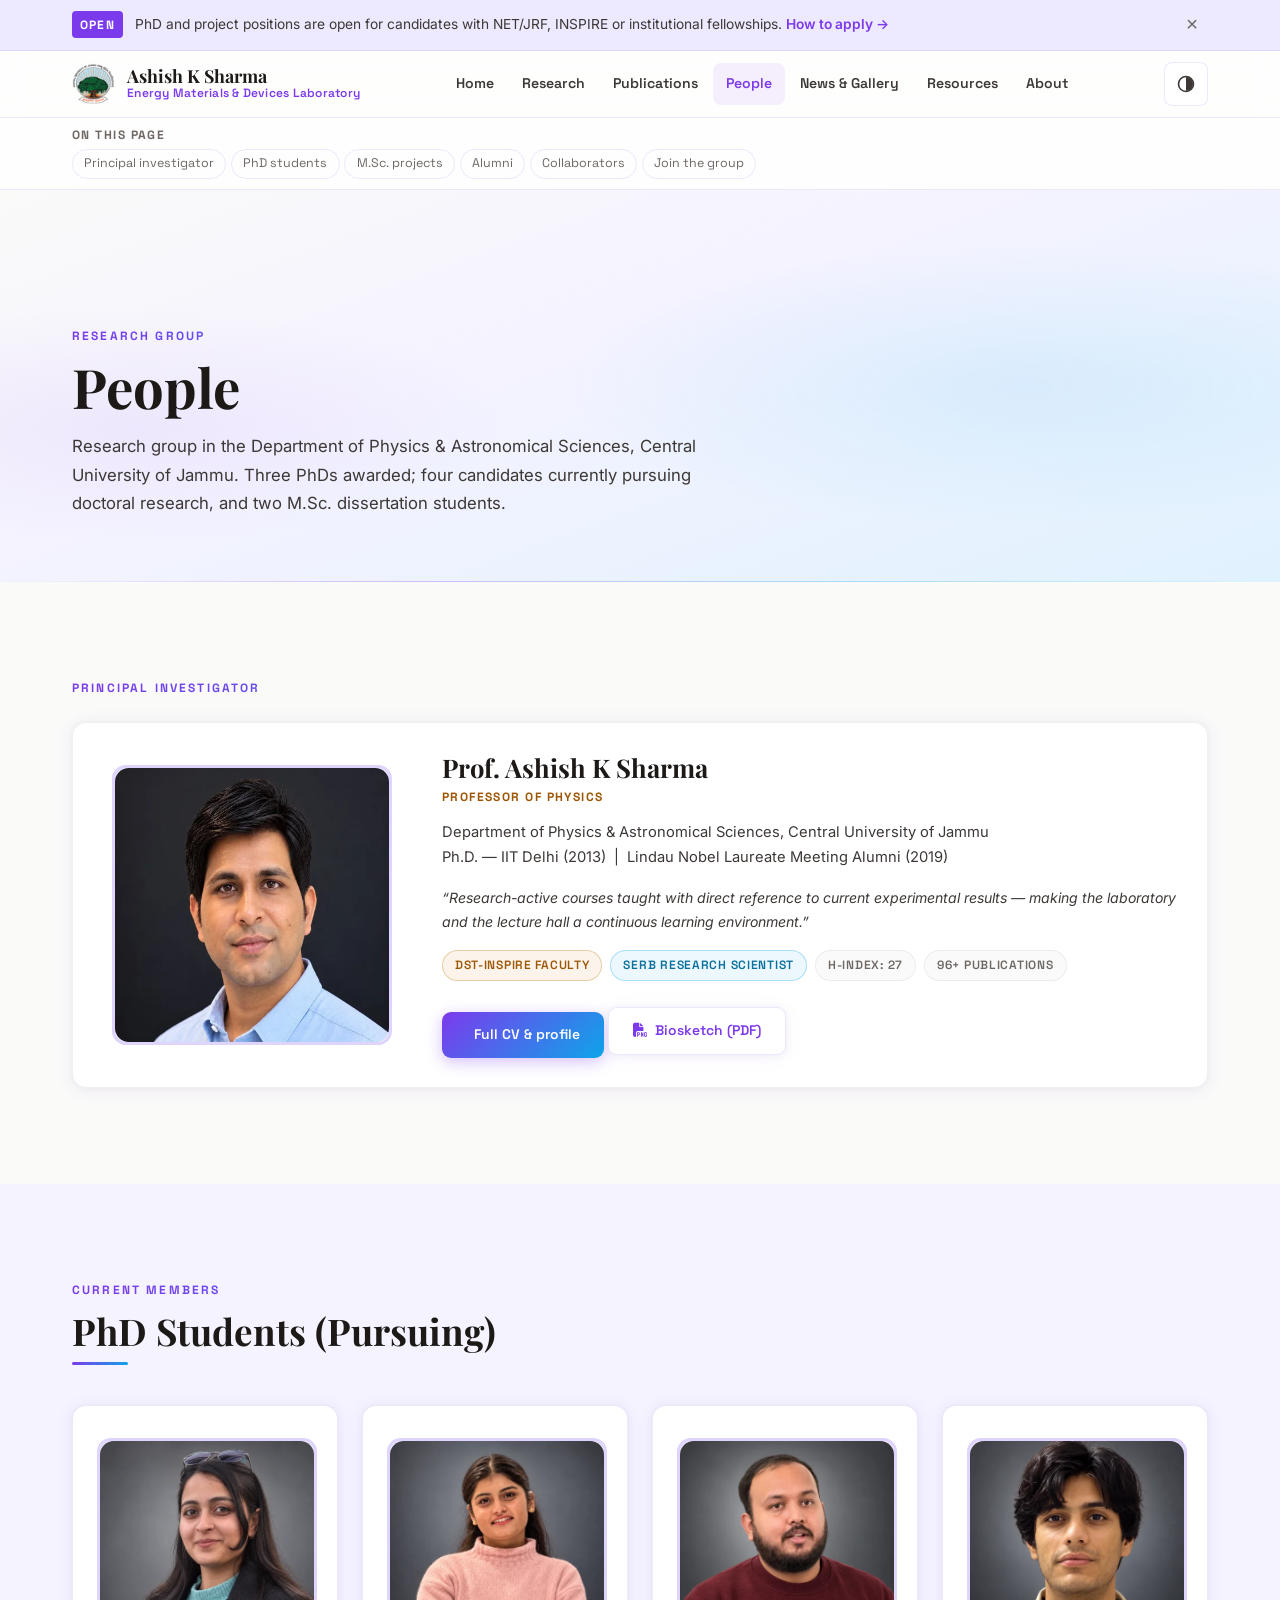
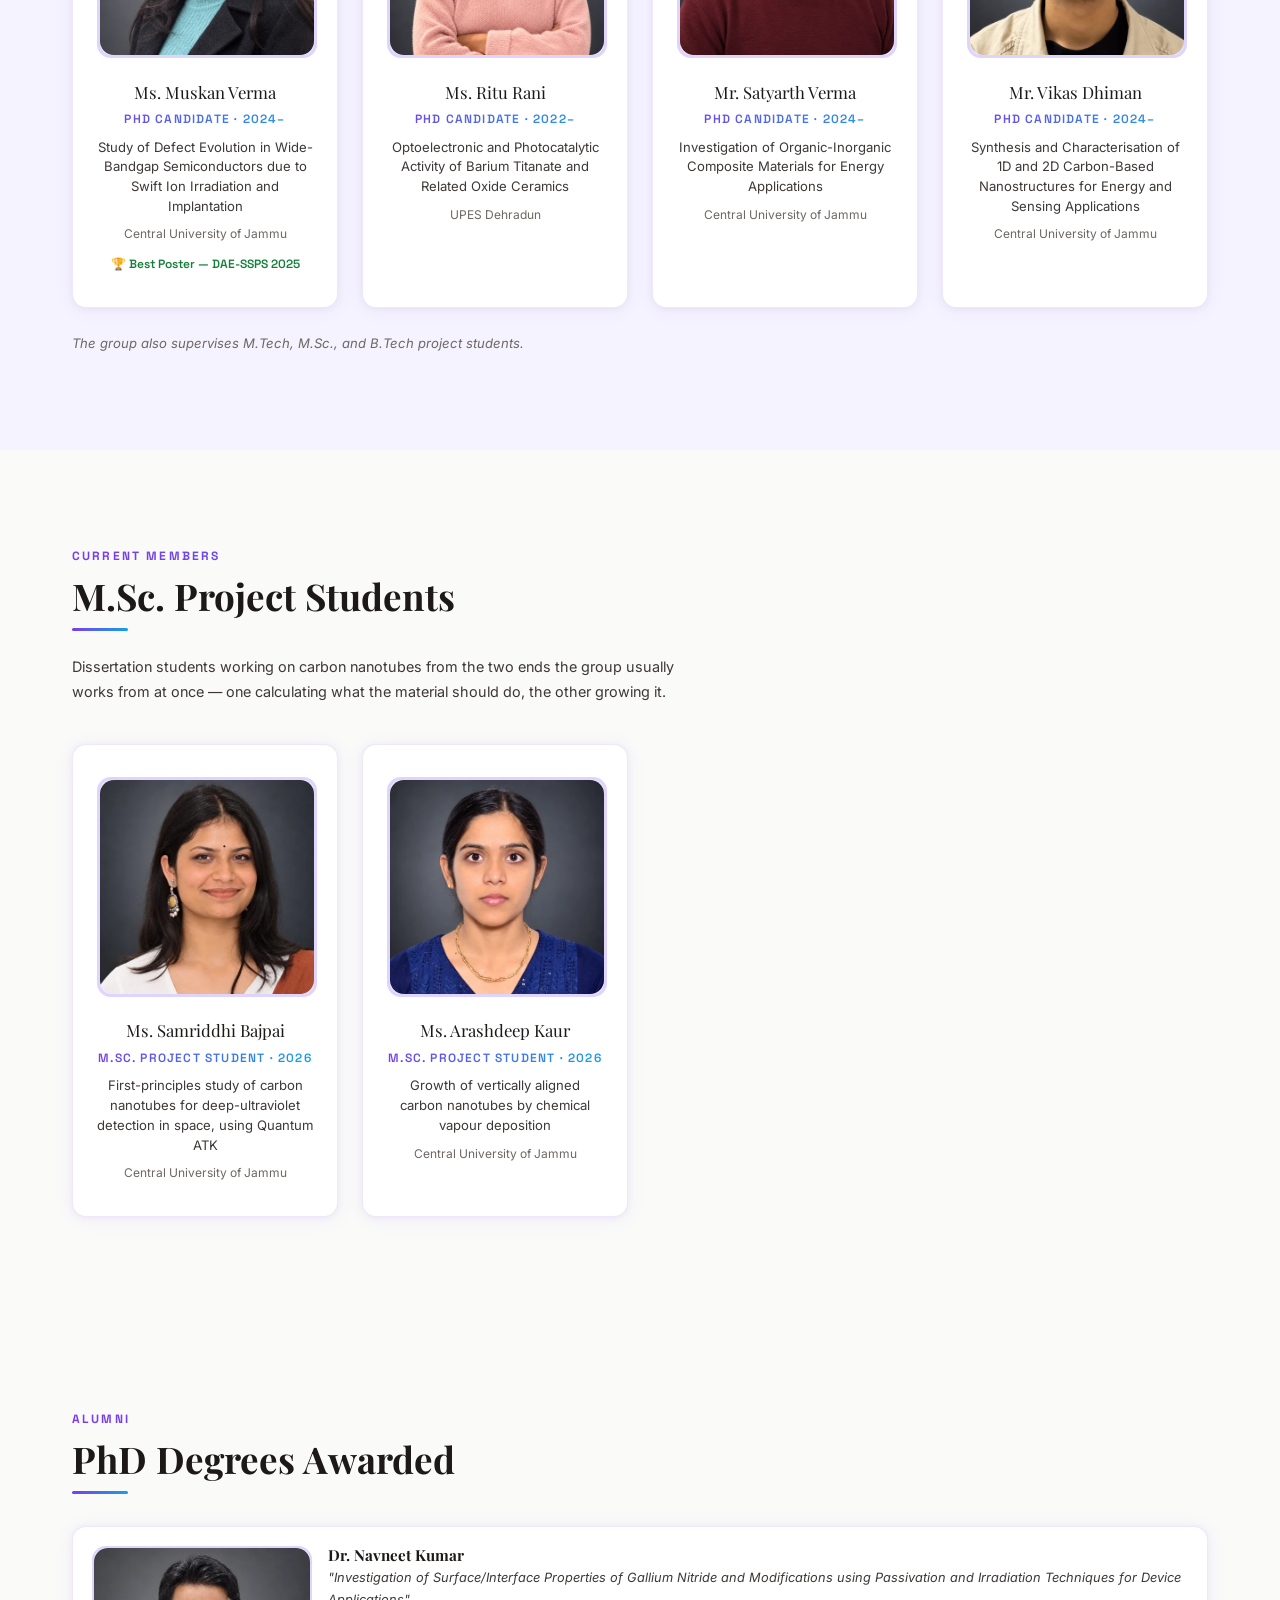
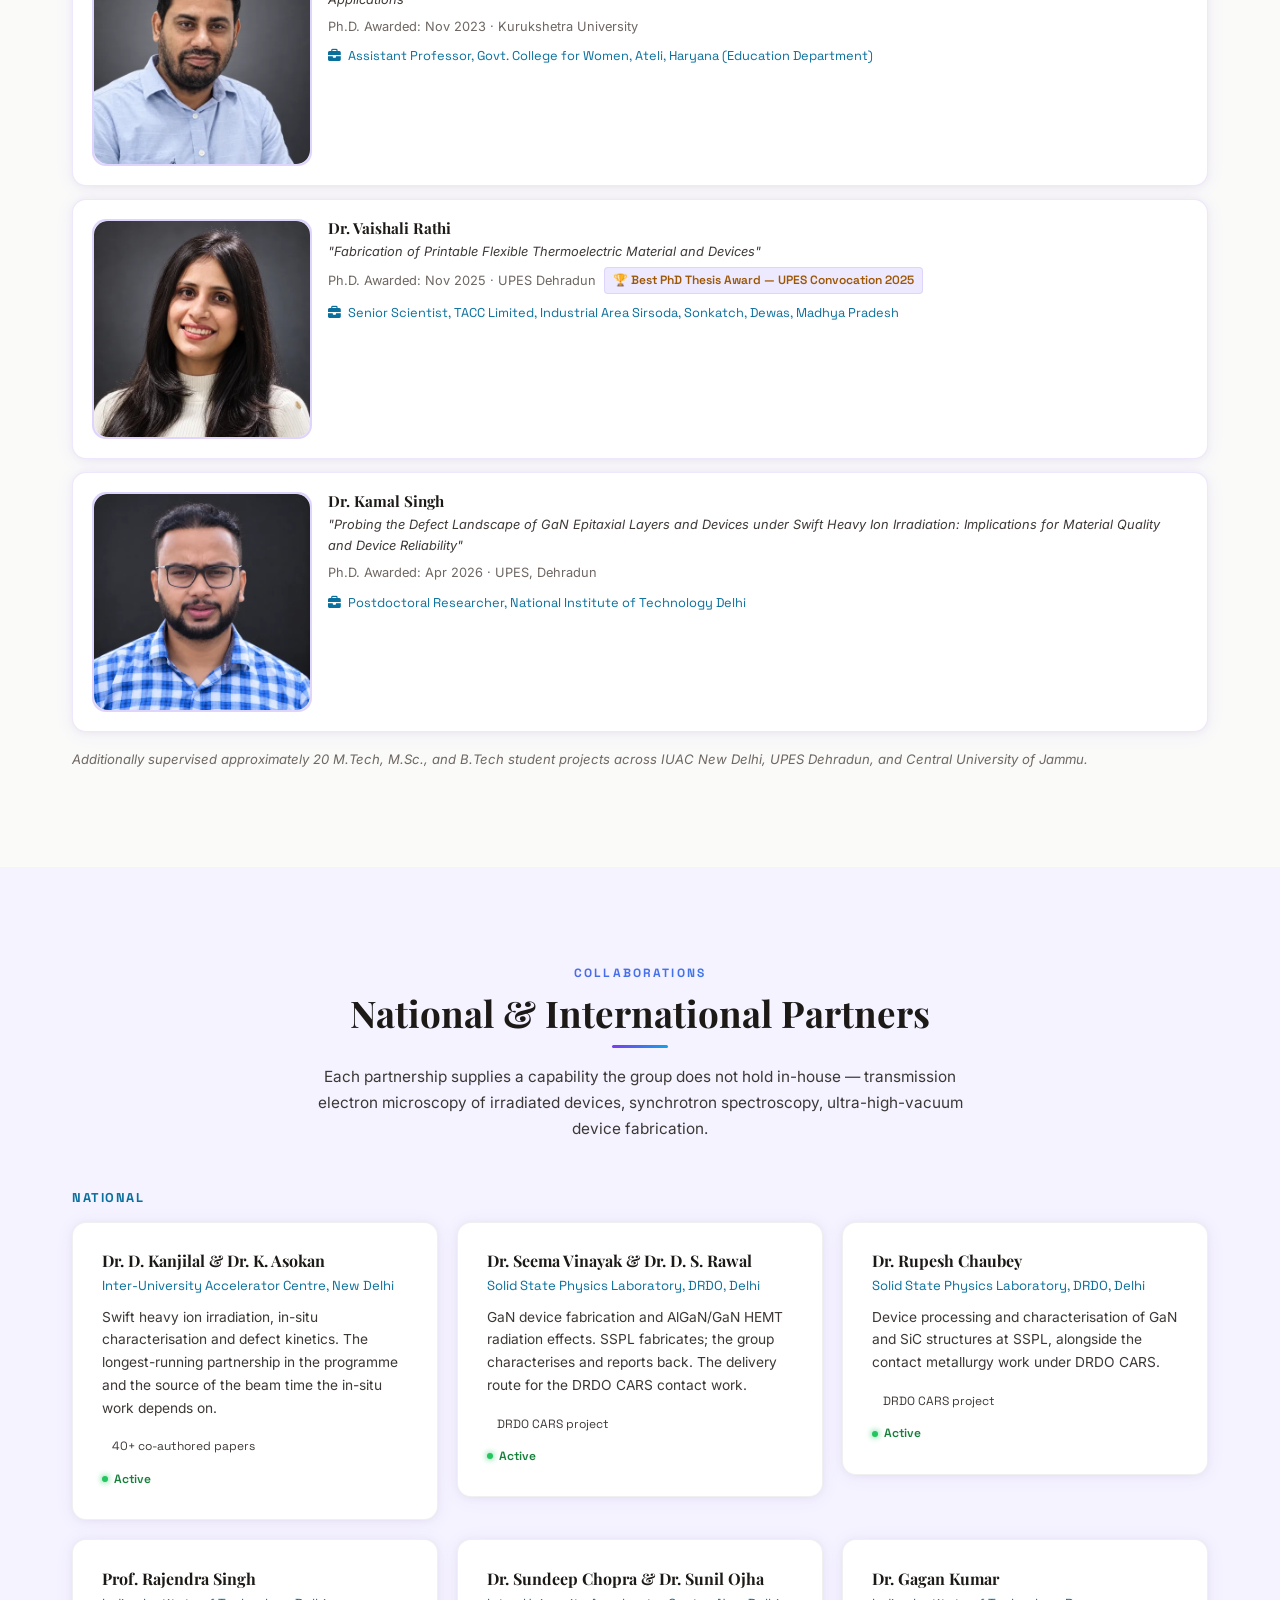
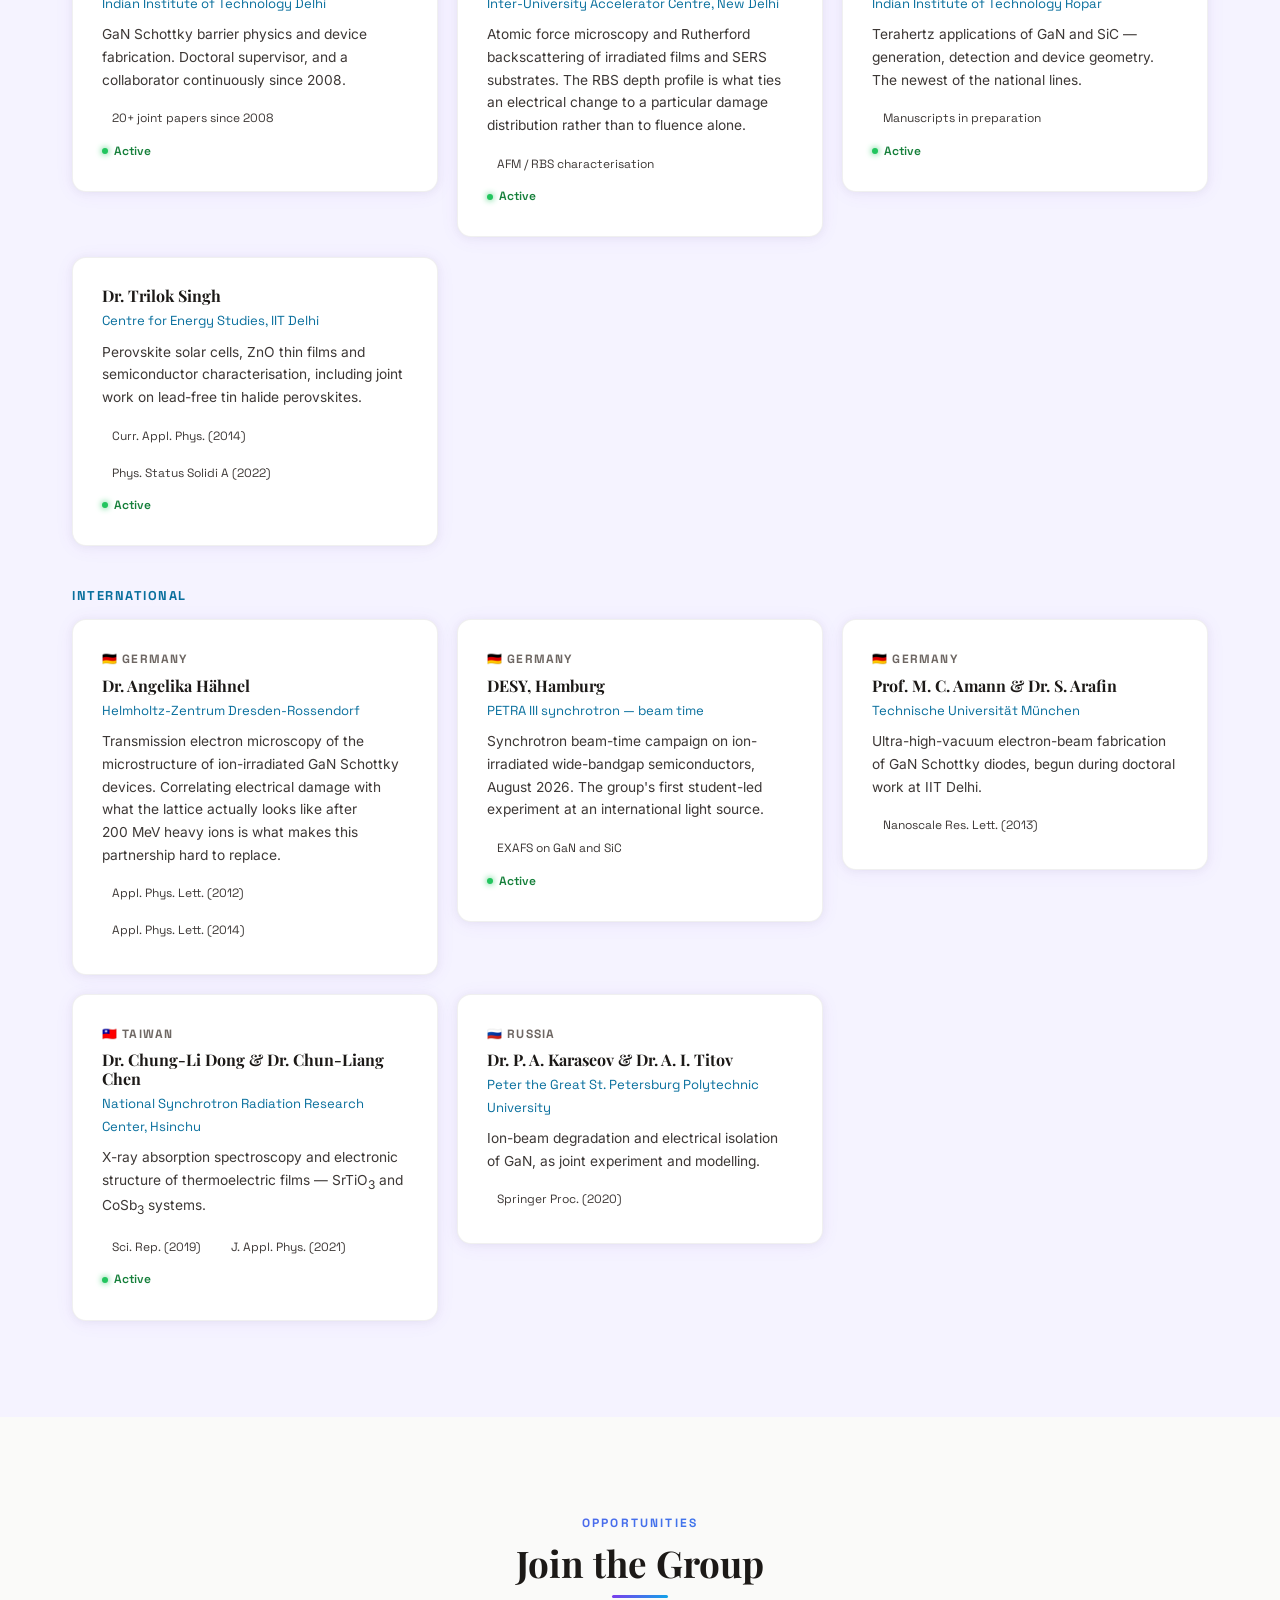
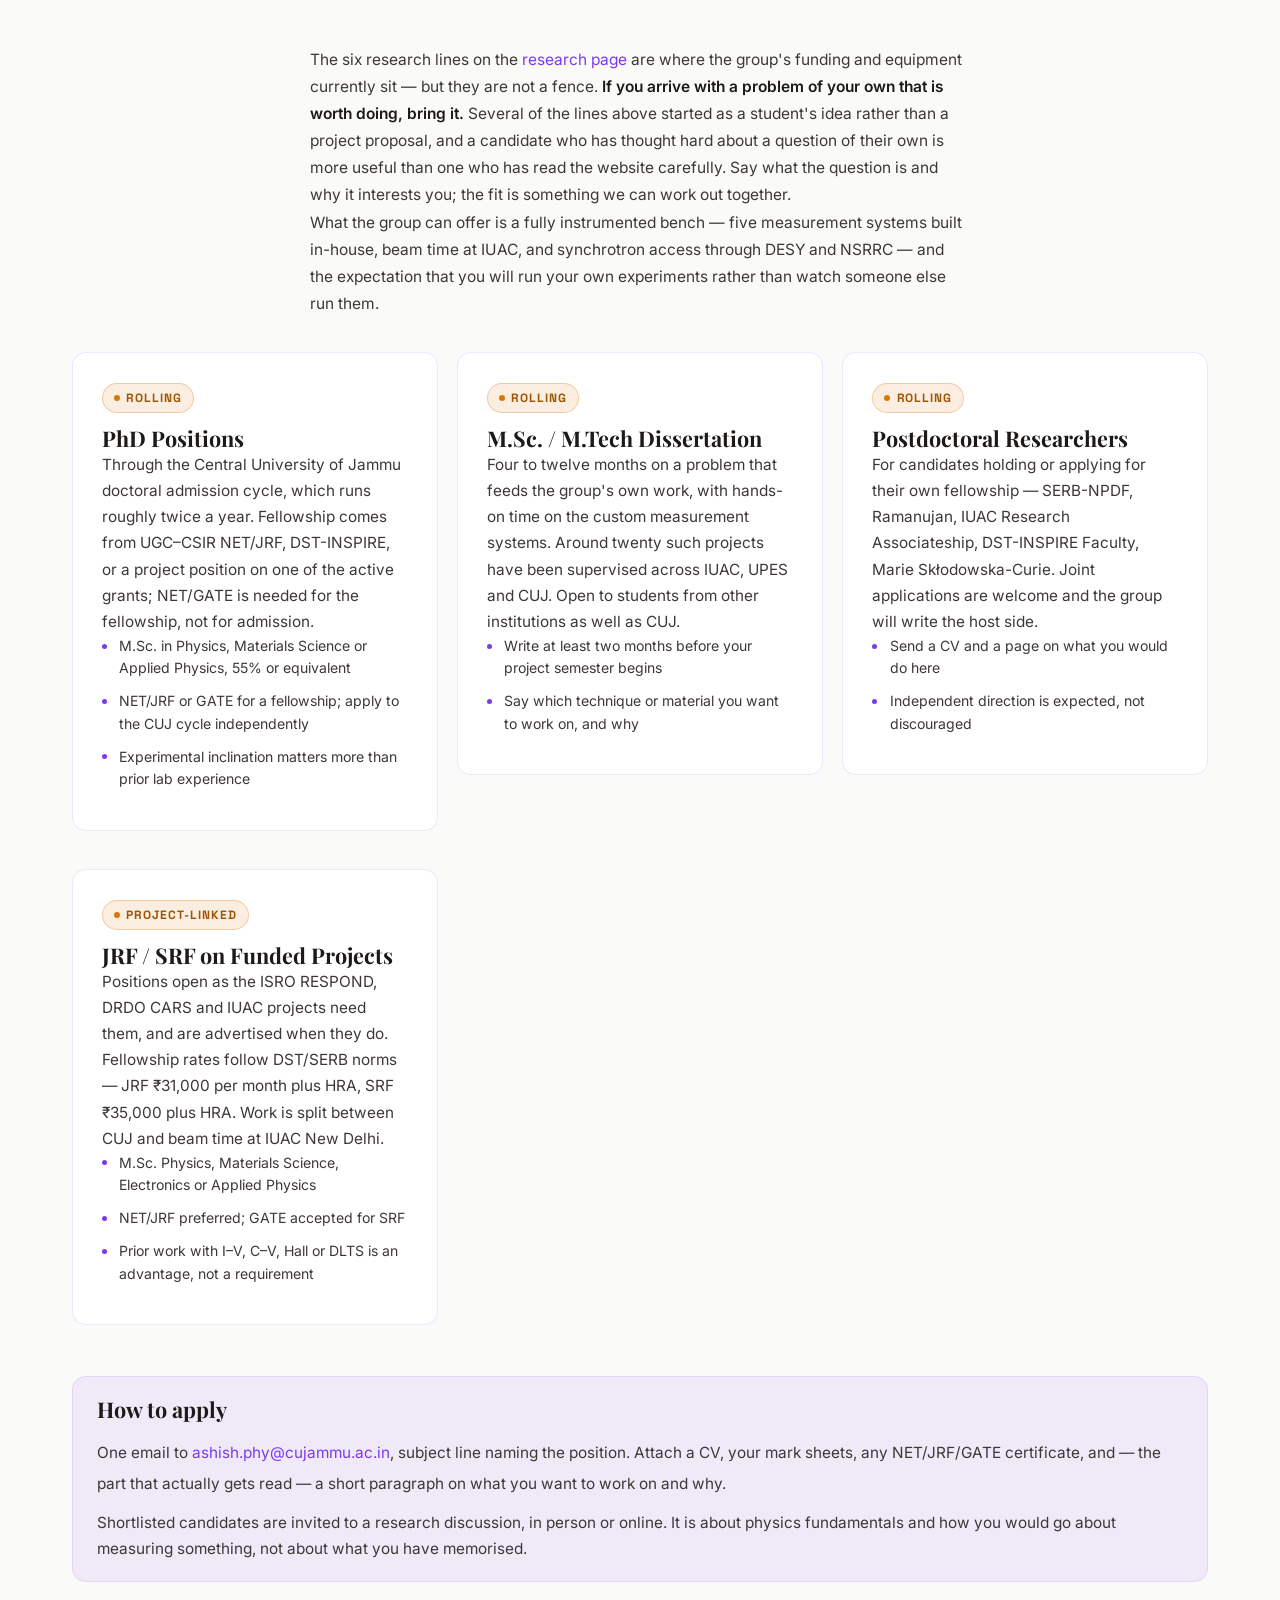
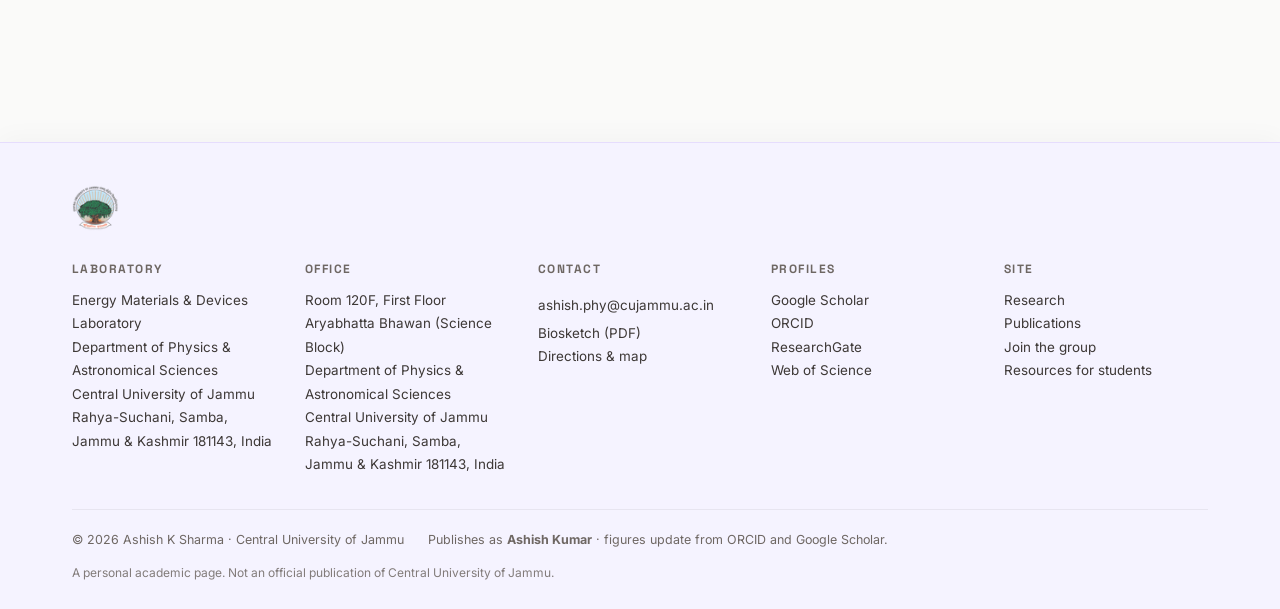
<file: people.html>
<!DOCTYPE html>
<html lang="en">
<head>
<meta charset="UTF-8">
<meta name="viewport" content="width=device-width, initial-scale=1.0, viewport-fit=cover">
<meta name="theme-color" content="#7c3aed" media="(prefers-color-scheme: light)">
<meta name="theme-color" content="#14131a" media="(prefers-color-scheme: dark)">
<title>People — Ashish K Sharma</title>
<meta name="description" content="The group: principal investigator, doctoral students, alumni, collaborators, open positions and how to apply.">
<meta name="author" content="Ashish K Sharma">
<meta name="robots" content="index, follow, max-image-preview:large, max-snippet:-1">
<link rel="canonical" href="https://dr-aks.github.io/people.html">
<link rel="icon" href="assets/images/favicon.svg" type="image/svg+xml">
<link rel="icon" href="assets/images/favicon.ico" sizes="any">
<link rel="apple-touch-icon" href="assets/images/apple-touch-icon.png">
<link rel="manifest" href="site.webmanifest">
<link rel="alternate" type="text/markdown" href="/llms.txt" title="Structured summary for AI assistants">
<meta property="og:type" content="website">
<meta property="og:url" content="https://dr-aks.github.io/people.html">
<meta property="og:title" content="People — Ashish K Sharma">
<meta property="og:description" content="The group: principal investigator, doctoral students, alumni, collaborators, open positions and how to apply.">
<meta property="og:image" content="https://dr-aks.github.io/assets/images/og-card.jpg">
<meta property="og:image:width" content="1200">
<meta property="og:image:height" content="630">
<meta property="og:image:alt" content="Prof. Ashish K Sharma — Energy Materials &amp; Devices Laboratory, Central University of Jammu">
<meta property="og:site_name" content="Ashish K Sharma — Energy Materials &amp; Devices Laboratory">
<meta property="og:locale" content="en_IN">
<meta name="twitter:card" content="summary_large_image">
<meta name="twitter:title" content="People — Ashish K Sharma">
<meta name="twitter:description" content="The group: principal investigator, doctoral students, alumni, collaborators, open positions and how to apply.">
<meta name="twitter:image" content="https://dr-aks.github.io/assets/images/og-card.jpg">
<meta name="twitter:image:alt" content="Prof. Ashish K Sharma — Energy Materials &amp; Devices Laboratory, Central University of Jammu">
<!-- Critical, inline: WebKit was rendering images at natural size while the
     third-party font stylesheet blocked everything behind it. -->
<style>img,picture,video,svg{max-width:100%}picture{display:block}body{margin:0}</style>
<!-- Theme preference, applied before first paint so an explicit light/dark
     choice never flashes the wrong palette. Absence of this script leaves the
     page on the OS setting, which is the documented default. -->
<script>(function(){try{var t=localStorage.getItem("aks-theme");
if(t==="light"||t==="dark"){document.documentElement.setAttribute("data-theme",t);
var l=document.querySelector('meta[name="theme-color"][media*="light"]'),
d=document.querySelector('meta[name="theme-color"][media*="dark"]');
if(l&&d){l.media=(t==="light")?"all":"not all";d.media=(t==="dark")?"all":"not all";}}}catch(e){}})();</script>
<link rel="stylesheet" href="assets/css/style.css">
<link rel="stylesheet" href="assets/css/shell.css">
<link rel="preconnect" href="https://fonts.googleapis.com">
<link rel="preconnect" href="https://fonts.gstatic.com" crossorigin>
<link rel="stylesheet" href="https://fonts.googleapis.com/css2?family=Playfair+Display:wght@700;800&family=Space+Grotesk:wght@500;600;700&family=Inter:wght@400;500;600&display=swap" media="print" onload="this.media='all'">
<noscript><link rel="stylesheet" href="https://fonts.googleapis.com/css2?family=Playfair+Display:wght@700;800&family=Space+Grotesk:wght@500;600;700&family=Inter:wght@400;500;600&display=swap"></noscript>
<!-- Font Awesome, subset to the 84 icons this site actually uses and served
     from here: 102 KB of CSS plus 270 KB of webfonts became 4 KB and 10 KB,
     and the request no longer leaves the site. -->
<link rel="stylesheet" href="assets/css/icons.css">
<link rel="preload" href="assets/fonts/fa-solid-900-subset.woff2" as="font" type="font/woff2">
<script type="application/ld+json">{"@context":"https://schema.org","@type":"WebPage","@id":"https://dr-aks.github.io/people.html#page","name":"People — Ashish K Sharma","isPartOf":{"@id":"https://dr-aks.github.io/#website"},"about":{"@id":"https://dr-aks.github.io/#person"},"author":{"@id":"https://dr-aks.github.io/#person"},"breadcrumb":{"@type":"BreadcrumbList","itemListElement":[{"@type":"ListItem","position":1,"name":"Home","item":"https://dr-aks.github.io/"},{"@type":"ListItem","position":2,"name":"People","item":"https://dr-aks.github.io/people.html"}]},"mainEntity":{"@type":"ResearchOrganization","name":"Energy Materials & Devices Laboratory","url":"https://dr-aks.github.io/people.html","employee":{"@id":"https://dr-aks.github.io/#person"},"parentOrganization":{"@type":"CollegeOrUniversity","name":"Central University of Jammu","url":"https://www.cujammu.ac.in/"}}}</script>
<style>
/* ---- ported from the original group.html ---- */

    .member-card {
      background: var(--card); border: 1px solid var(--border); border-radius: var(--radius);
      padding: 2rem 1.5rem; text-align: center; transition: var(--transition);
      position: relative; overflow: hidden;
    }
    .member-card::after { content: ''; position: absolute; bottom: 0; left: 0; right: 0; height: 2px; background: linear-gradient(90deg, var(--amber), var(--sky)); transform: scaleX(0); transition: transform 0.3s ease; }
    .member-card:hover { border-color: rgba(124,58,237,0.35); transform: translateY(-4px); }
    .member-card:hover::after { transform: scaleX(1); }
    .avatar { width: 220px; height: 220px; border-radius: var(--avatar-radius); margin: 0 auto 1.2rem; border: 3px solid var(--border); background: var(--bg3); display: flex; align-items: center; justify-content: center; font-family: var(--font-sans); font-size: 2.5rem; font-weight: 700; color: var(--amber-ink); overflow: hidden; }
    .member-name { font-family: var(--font-serif); color: var(--text); font-size: 1.05rem; margin-bottom: 0.2rem; }
    .member-role { font-size: 0.75rem; font-family: var(--font-sans); font-weight: 600; text-transform: uppercase; letter-spacing: 0.1em; color: var(--amber-ink); margin-bottom: 0.5rem; }
    .member-topic { font-size: 0.82rem; color: var(--text2); line-height: 1.5; }
    .member-year { font-size: 0.75rem; color: var(--text3); margin-top: 0.5rem; }
    .alumni-card { display: flex; gap: 1rem; align-items: flex-start; padding: 1.2rem; background: var(--card); border: 1px solid var(--border); border-radius: var(--radius); margin-bottom: 0.8rem; transition: var(--transition); }
    .alumni-card:hover { border-color: rgba(124,58,237,0.25); }
    .alumni-initial { width: 220px; height: 220px; border-radius: var(--avatar-radius); background: var(--bg3); border: 2px solid var(--border); display: flex; align-items: center; justify-content: center; font-family: var(--font-sans); font-weight: 700; color: var(--amber-ink); font-size: 2.5rem; flex-shrink: 0; }
    .alumni-info [data-h="4"] { font-family: var(--font-serif); color: var(--text); font-size: 0.95rem; margin-bottom: 0.2rem; }
    .alumni-info .thesis { font-size: 0.8rem; color: var(--text2); margin-bottom: 0.3rem; font-style: italic; }
    .alumni-info .award-tag { font-size: 0.75rem; color: var(--amber-ink); background: var(--bg3); border: 1px solid var(--border); border-radius: 4px; padding: 0.15rem 0.5rem; font-family: var(--font-sans); font-weight: 600; }
    .collab-section { padding: 2rem 0; border-bottom: 1px solid rgba(255,255,255,0.05); }
    .collab-section:last-child { border-bottom: none; }
    .collab-header { display: flex; gap: 1.5rem; align-items: flex-start; }
    .collab-flag-lg { font-size: 2.5rem; }
    .collab-header-info [data-h="3"] { color: var(--text); margin-bottom: 0.2rem; }
    .collab-header-info .inst { font-size: 0.85rem; color: var(--sky-ink); margin-bottom: 0.5rem; }
    .collab-header-info p { font-size: 0.88rem; color: var(--text2); line-height: 1.6; }
    .joint-pubs { margin-top: 0.8rem; display: flex; flex-wrap: wrap; gap: 0.5rem; }
    .pub-chip { font-size: 0.75rem; font-family: var(--font-sans); color: var(--text2); background: rgba(255,255,255,0.03); border: 1px solid rgba(255,255,255,0.08); border-radius: 4px; padding: 0.2rem 0.6rem; }
    .status-active-badge { display: inline-flex; align-items: center; gap: 0.4rem; font-size: 0.75rem; font-family: var(--font-sans); font-weight: 600; color: var(--green-ink); margin-top: 0.5rem; }
    .status-active-badge::before { content: ''; width: 6px; height: 6px; background: #22c55e; border-radius: 50%; box-shadow: 0 0 6px #22c55e; }

    /* ── PI Card responsive grid ── */
    .pi-card {
      display: grid;
      grid-template-columns: 300px 1fr;
      gap: 2.5rem;
      align-items: center;
      margin-top: 1.5rem;
    }
    .pi-avatar {
      width: 280px; height: 280px;
      margin: 0 auto;
      font-size: 3rem;
    }
    @media (max-width: 768px) {
      .pi-card {
        grid-template-columns: 1fr;
        gap: 1.5rem;
      }
      .pi-card > div:first-child { text-align: center; }
    }

    /* ── Alumni card: stack vertically on mobile, keep photo size ── */
    @media (max-width: 600px) {
      .alumni-card { flex-direction: column; align-items: center; }
      .alumni-info { text-align: left; width: 100%; }
    }
  

  /* Scroll-reveal elements start at opacity:0 and are revealed by JS.
     Without JS they would stay invisible forever — show them immediately. */
  [data-anim]{opacity:1!important;transform:none!important}
  .fade-in{animation:none!important;opacity:1!important}

/* ---- ported from the original vacancies.html ---- */

    .vacancy-card {
      background: var(--card); border: 1px solid var(--border); border-radius: var(--radius);
      padding: 1.8rem; margin-bottom: 1.2rem; transition: var(--transition);
      position: relative; overflow: hidden;
    }
    .vacancy-card:hover { border-color: rgba(124,58,237,0.35); box-shadow: var(--shadow); }
    .vacancy-card.open { border-left: 4px solid #22c55e; }
    .vacancy-card.closed { border-left: 4px solid var(--text3); opacity: 0.7; }
    .vacancy-card.rolling { border-left: 4px solid var(--amber); }

    .vacancy-status {
      display: inline-flex; align-items: center; gap: 0.4rem;
      font-size: 0.75rem; font-family: var(--font-sans); font-weight: 700;
      text-transform: uppercase; letter-spacing: 0.08em;
      padding: 0.25rem 0.7rem; border-radius: 50px; margin-bottom: 0.8rem;
    }
    .vacancy-status.open { background: rgba(34,197,94,0.12); color: var(--green-ink); border: 1px solid rgba(34,197,94,0.3); }
    .vacancy-status.open::before { content: ''; width: 6px; height: 6px; background: #22c55e; border-radius: 50%; box-shadow: 0 0 6px #22c55e; }
    .vacancy-status.rolling { background: rgba(217,119,6,0.12); color: var(--amber-ink); border: 1px solid rgba(217,119,6,0.3); }
    .vacancy-status.rolling::before { content: ''; width: 6px; height: 6px; background: var(--amber); border-radius: 50%; }
    .vacancy-status.closed { background: rgba(255,255,255,0.04); color: var(--text3); border: 1px solid var(--border); }

    .vacancy-title { font-family: var(--font-serif); font-size: 1.15rem; color: var(--text); margin-bottom: 0.4rem; font-weight: 600; }
    .vacancy-project { font-size: 0.82rem; font-family: var(--font-sans); color: var(--sky-ink); margin-bottom: 0.8rem; }
    .vacancy-desc { font-size: 0.88rem; color: var(--text2); line-height: 1.7; margin-bottom: 1rem; }
    .vacancy-meta { display: flex; flex-wrap: wrap; gap: 0.6rem; margin-bottom: 1rem; }
    .vmeta-chip {
      font-size: 0.75rem; font-family: var(--font-sans); color: var(--text2);
      background: var(--bg3); border: 1px solid var(--border);
      border-radius: 4px; padding: 0.2rem 0.6rem;
      display: flex; align-items: center; gap: 0.35rem;
    }
    .vmeta-chip i { font-size: 0.75rem; color: var(--violet); }
    .req-list { margin: 0; padding-left: 1.2rem; }
    .req-list li { font-size: 0.85rem; color: var(--text2); margin-bottom: 0.3rem; line-height: 1.5; }
    .req-list li::marker { color: var(--amber-ink); }

    .section-note { background: var(--bg3); border: 1px solid var(--border); border-radius: var(--radius); padding: 1.2rem 1.5rem; margin-bottom: 2rem; font-size: 0.86rem; color: var(--text2); line-height: 1.7; }
    .section-note i { color: var(--violet); margin-right: 0.5rem; }

    .apply-box { background: linear-gradient(135deg, rgba(124,58,237,0.08) 0%, rgba(14,165,233,0.06) 100%); border: 1px solid rgba(124,58,237,0.2); border-radius: var(--radius); padding: 2rem; text-align: center; margin-top: 3rem; }
    .apply-box [data-h="3"] { font-family: var(--font-serif); color: var(--text); margin-bottom: 0.8rem; }
    .apply-box p { font-size: 0.88rem; color: var(--text2); max-width: 560px; margin: 0 auto 1.5rem; line-height: 1.7; }
  

  /* Scroll-reveal elements start at opacity:0 and are revealed by JS.
     Without JS they would stay invisible forever — show them immediately. */
  [data-anim]{opacity:1!important;transform:none!important}
  .fade-in{animation:none!important;opacity:1!important}

/* ---- corrections applied after the ported page CSS ---- */
.pi-avatar{width:min(280px,100%);height:auto;aspect-ratio:1;max-width:100%}
.pi-card{grid-template-columns:minmax(0,300px) minmax(0,1fr)}
@media (max-width:768px){ .pi-card{grid-template-columns:minmax(0,1fr)} }
.funding-item{flex-wrap:wrap}
.funding-item .funding-amount{flex:none;white-space:nowrap}
.funding-item > div:not(.funding-amount){flex:1 1 10rem;min-width:0}
.spec-row{flex-wrap:wrap;gap:0.2rem 1rem}
.spec-label,.spec-val{min-width:0;overflow-wrap:anywhere}
@media (max-width:560px){
  .research-block{grid-template-columns:minmax(0,1fr);gap:0.4rem}
  .project-row{grid-template-columns:minmax(0,1fr)}
}
.research-block,.project-row{min-width:0}
.research-block > *,.project-row > *{min-width:0}
/* a stat tile's figure must shrink with its tile, not spill out of it */
.card.text-center > div:first-child{font-size:clamp(1.15rem,5.5vw,2rem)!important;
  overflow-wrap:anywhere;hyphens:auto}
.card.text-center > div{overflow-wrap:anywhere}

/* The ten landmark papers sit in bordered cards with 1.3rem of left padding;
   the live ORCID list was rendering flush against the container, so the two
   lists on the same page started at different left edges. They match now. */
#orcid-pubs-container .pub-item{border:1px solid var(--border);
  border-radius:var(--radius);background:var(--card);
  padding:0.85rem 1.5rem 0.85rem 1.3rem;margin-bottom:0.55rem;
  border-left:3px solid var(--border2)}
#orcid-pubs-container .pub-item:hover{border-color:rgba(124,58,237,0.3);
  border-left-color:var(--violet)}
#orcid-pubs-container .pub-item:last-child{border-bottom:1px solid var(--border)}
#orcid-pubs-container .year-heading{padding-left:0.1rem}
</style>
</head>
<body>
<a class="skip-link" href="#main">Skip to content</a>
<div class="announce" role="region" aria-label="Announcement">
  <div class="wrap announce-in">
    <span class="ann-tag">Open</span>
    <p><span class="ann-long">PhD and project positions are open for candidates with NET/JRF, INSPIRE or institutional fellowships.</span><span class="ann-short">PhD and project positions are open.</span> <a href="people.html#join">How to apply &rarr;</a></p>
    <button type="button" class="ann-x" aria-label="Dismiss announcement">&times;</button>
  </div>
</div>
<header class="site-head" id="siteHead">
  <div class="wrap head-in">
    <a class="brand" href="index.html">
      <img src="assets/images/cuj-logo.png"
           srcset="assets/images/cuj-logo@2x.png 2x, assets/images/cuj-logo@3x.png 3x"
           width="56" height="53" alt="Central University of Jammu">
      <span class="brand-txt">
        <b>Ashish K Sharma</b>
        <i>Energy Materials &amp; Devices Laboratory</i>
      </span>
    </a>
    <button class="theme-toggle" type="button" id="themeToggle" data-theme-pref="auto"
            aria-label="Colour theme: following system setting. Activate to choose light."
            title="Colour theme: following system setting">
      <svg class="ti ti-auto" viewBox="0 0 24 24" aria-hidden="true" focusable="false"><circle cx="12" cy="12" r="9" fill="none" stroke="currentColor" stroke-width="1.9"/><path d="M12 3.6a8.4 8.4 0 0 1 0 16.8z" fill="currentColor"/></svg>
      <svg class="ti ti-light" viewBox="0 0 24 24" aria-hidden="true" focusable="false"><circle cx="12" cy="12" r="4.1" fill="currentColor"/><g stroke="currentColor" stroke-width="1.9" stroke-linecap="round"><path d="M12 2.2v2.5M12 19.3v2.5M2.2 12h2.5M19.3 12h2.5M5.1 5.1l1.8 1.8M17.1 17.1l1.8 1.8M18.9 5.1l-1.8 1.8M6.9 17.1l-1.8 1.8"/></g></svg>
      <svg class="ti ti-dark" viewBox="0 0 24 24" aria-hidden="true" focusable="false"><path d="M20.6 14.8A8.7 8.7 0 0 1 9.2 3.4a9 9 0 1 0 11.4 11.4z" fill="currentColor"/></svg>
    </button>
    <button class="nav-burger" type="button" aria-expanded="false" aria-controls="mainmenu"
            aria-label="Main menu"><span></span><span></span><span></span></button>
    <nav class="mainmenu" id="mainmenu" aria-label="Main">
      <ul>
      <li><a href="index.html">Home</a></li>
      <li><a href="research.html">Research</a></li>
      <li><a href="publications.html">Publications</a></li>
      <li><a href="people.html" aria-current="page">People</a></li>
      <li><a href="news.html">News &amp; Gallery</a></li>
      <li><a href="resources.html">Resources</a></li>
      <li><a href="about.html">About</a></li>
      </ul>
    </nav>
  </div>
</header>

<nav class="onthispage" id="onthispage" aria-label="On this page">
  <div class="otp-head">
    <span class="otp-label">On this page</span>
    <button type="button" class="otp-toggle" aria-expanded="false" aria-controls="otp-list">Sections</button>
  </div>
  <ul id="otp-list">
        <li><a href="#pi">Principal investigator</a></li>
        <li><a href="#current">PhD students</a></li>
        <li><a href="#msc">M.Sc. projects</a></li>
        <li><a href="#alumni">Alumni</a></li>
        <li><a href="#collaborators">Collaborators</a></li>
        <li><a href="#join">Join the group</a></li>
  </ul>
</nav>
<main id="main" tabindex="-1">
<div class="page-hero lattice-bg">
  <div class="container">
    <div class="page-hero-content">
      <span class="section-label">Research Group</span>
      <h1>People</h1>
      <p>Research group in the Department of Physics &amp; Astronomical Sciences, Central University of Jammu. Three PhDs awarded; four candidates currently pursuing doctoral research, and two M.Sc. dissertation students.</p>
    </div>
  </div>
</div><section id="pi" class="section">
  <div class="container">
    <span class="section-label">Principal Investigator</span>
    <div class="card pi-card">
      <div style="text-align:center;">
        <div class="avatar pi-avatar">
          <picture><source type="image/webp" srcset="assets/images/profile-square-480.webp 480w, assets/images/profile-square-720.webp 720w, assets/images/profile-square.webp 960w" sizes="(max-width:700px) 40vw, 180px"><img loading="lazy" decoding="async" src="assets/images/profile-square.jpg" alt="Prof. Ashish K Sharma" style="width:100%;height:auto;display:block;border-radius:var(--avatar-radius);" onerror="this.style.display='none';var p=this.parentNode,n=(p&&p.tagName==='PICTURE'?p:this).nextElementSibling;if(n)n.style.display='flex';" width="960" height="960" srcset="assets/images/profile-square-480.jpg 480w, assets/images/profile-square-720.jpg 720w, assets/images/profile-square.jpg 960w" sizes="(max-width:700px) 40vw, 180px"></picture>
          <span style="display:none;width:100%;height:100%;align-items:center;justify-content:center;">AK</span>
        </div>
      </div>
      <div>
        <h2 style="color:var(--text);margin-bottom:0.25rem;font-size:1.6rem;" data-h="2">Prof. Ashish K Sharma</h2>
        <div style="font-size:0.75rem;font-family:var(--font-sans);font-weight:700;text-transform:uppercase;letter-spacing:0.12em;color:var(--amber-ink);margin-bottom:0.8rem;">Professor of Physics</div>
        <p style="font-size:0.92rem;color:var(--text2);margin-bottom:1rem;line-height:1.7;">Department of Physics &amp; Astronomical Sciences, Central University of Jammu<br>Ph.D. — IIT Delhi (2013) &nbsp;|&nbsp; Lindau Nobel Laureate Meeting Alumni (2019)</p>
        <p style="font-size:0.88rem;color:var(--text2);margin-bottom:1rem;line-height:1.7;font-style:italic;">“Research-active courses taught with direct reference to current experimental results — making the laboratory and the lecture hall a continuous learning environment.”</p>
        <div style="display:flex;flex-wrap:wrap;gap:0.5rem;">
          <span class="badge badge-gold">DST-INSPIRE Faculty</span>
          <span class="badge badge-teal">SERB Research Scientist</span>
          <span class="badge badge-muted">h-index: <span data-scholar="h_index">27</span></span>
          <span class="badge badge-muted"><span data-scholar="scholar_items">96</span>+ Publications</span>
        
          <p style="margin-top:1.1rem;">
            <a class="btn btn-gold" href="about.html#profile"><i class="fas fa-file-lines" aria-hidden="true"></i> Full CV &amp; profile</a>
            <a class="btn btn-outline" href="ashish-kumar-biosketch.pdf"><i class="fas fa-file-pdf" aria-hidden="true"></i> Biosketch (PDF)</a>
          </p>
</div>
      </div>
    </div>
  </div>
</section>

<section id="current" class="section section-alt">
  <div class="container">
    <div style="margin-bottom:2.5rem;">
      <span class="section-label">Current Members</span>
      <h2 class="section-title" data-h="2">PhD Students (Pursuing)</h2>
      <div class="section-divider"></div>
    </div>
    <div class="people-grid">

      <!-- Ms. Muskan Verma -->
      <div class="member-card">
        <div class="avatar" style="background:var(--bg3);">
          <picture><source type="image/webp" srcset="assets/images/student-muskan-480.webp 480w, assets/images/student-muskan-720.webp 720w, assets/images/student-muskan.webp 960w" sizes="(max-width:700px) 40vw, 180px"><img loading="lazy" decoding="async" src="assets/images/student-muskan.jpg" alt="Ms. Muskan Verma" style="width:100%;height:auto;display:block;border-radius:var(--avatar-radius);" onerror="this.style.display='none';var p=this.parentNode,n=(p&&p.tagName==='PICTURE'?p:this).nextElementSibling;if(n)n.style.display='flex';" width="960" height="960" srcset="assets/images/student-muskan-480.jpg 480w, assets/images/student-muskan-720.jpg 720w, assets/images/student-muskan.jpg 960w" sizes="(max-width:700px) 40vw, 180px"></picture>
          <span style="display:none;width:100%;height:100%;align-items:center;justify-content:center;font-family:var(--font-sans);font-size:1.4rem;font-weight:700;color:var(--amber-ink);">M</span>
        </div>
        <div class="member-name">Ms. Muskan Verma</div>
        <div class="member-role">PhD Candidate · 2024–</div>
        <div class="member-topic">Study of Defect Evolution in Wide-Bandgap Semiconductors due to Swift Ion Irradiation and Implantation</div>
        <div class="member-year">Central University of Jammu</div>
        <div style="margin-top:0.6rem;font-size:0.75rem;color:var(--green-ink);font-family:var(--font-sans);font-weight:600;">🏆 Best Poster — DAE-SSPS 2025</div>
      </div>

      <!-- Ms. Ritu Rani -->
      <div class="member-card">
        <div class="avatar" style="background:var(--bg3);">
          <picture><source type="image/webp" srcset="assets/images/student-ritu-rani-480.webp 480w, assets/images/student-ritu-rani-720.webp 720w, assets/images/student-ritu-rani.webp 960w" sizes="(max-width:700px) 40vw, 180px"><img loading="lazy" decoding="async" src="assets/images/student-ritu-rani.jpg" alt="Ms. Ritu Rani" style="width:100%;height:auto;display:block;border-radius:var(--avatar-radius);" onerror="this.style.display='none';var p=this.parentNode,n=(p&&p.tagName==='PICTURE'?p:this).nextElementSibling;if(n)n.style.display='flex';" width="960" height="960" srcset="assets/images/student-ritu-rani-480.jpg 480w, assets/images/student-ritu-rani-720.jpg 720w, assets/images/student-ritu-rani.jpg 960w" sizes="(max-width:700px) 40vw, 180px"></picture>
          <span style="display:none;width:100%;height:100%;align-items:center;justify-content:center;font-family:var(--font-sans);font-size:1.4rem;font-weight:700;color:var(--amber-ink);">RR</span>
        </div>
        <div class="member-name">Ms. Ritu Rani</div>
        <div class="member-role">PhD Candidate · 2022–</div>
        <div class="member-topic">Optoelectronic and Photocatalytic Activity of Barium Titanate and Related Oxide Ceramics</div>
        <div class="member-year">UPES Dehradun</div>
      </div>

      <!-- Mr. Satyarth Verma -->
      <div class="member-card">
        <div class="avatar" style="background:var(--bg3);">
          <picture><source type="image/webp" srcset="assets/images/student-satyarth-verma-480.webp 480w, assets/images/student-satyarth-verma-720.webp 720w, assets/images/student-satyarth-verma.webp 960w" sizes="(max-width:700px) 40vw, 180px"><img loading="lazy" decoding="async" src="assets/images/student-satyarth-verma.jpg" alt="Mr. Satyarth Verma" style="width:100%;height:auto;display:block;border-radius:var(--avatar-radius);" onerror="this.style.display='none';var p=this.parentNode,n=(p&&p.tagName==='PICTURE'?p:this).nextElementSibling;if(n)n.style.display='flex';" width="960" height="960" srcset="assets/images/student-satyarth-verma-480.jpg 480w, assets/images/student-satyarth-verma-720.jpg 720w, assets/images/student-satyarth-verma.jpg 960w" sizes="(max-width:700px) 40vw, 180px"></picture>
          <span style="display:none;width:100%;height:100%;align-items:center;justify-content:center;font-family:var(--font-sans);font-size:1.4rem;font-weight:700;color:var(--amber-ink);">SV</span>
        </div>
        <div class="member-name">Mr. Satyarth Verma</div>
        <div class="member-role">PhD Candidate · 2024–</div>
        <div class="member-topic">Investigation of Organic-Inorganic Composite Materials for Energy Applications</div>
        <div class="member-year">Central University of Jammu</div>
      </div>

      <!-- Mr. Vikas Dhiman -->
      <div class="member-card">
        <div class="avatar" style="background:var(--bg3);">
          <picture><source type="image/webp" srcset="assets/images/student-vikas-dhiman-480.webp 480w, assets/images/student-vikas-dhiman-720.webp 720w, assets/images/student-vikas-dhiman.webp 960w" sizes="(max-width:700px) 40vw, 180px"><img loading="lazy" decoding="async" src="assets/images/student-vikas-dhiman.jpg" alt="Mr. Vikas Dhiman" style="width:100%;height:auto;display:block;border-radius:var(--avatar-radius);" onerror="this.style.display='none';var p=this.parentNode,n=(p&&p.tagName==='PICTURE'?p:this).nextElementSibling;if(n)n.style.display='flex';" width="960" height="960" srcset="assets/images/student-vikas-dhiman-480.jpg 480w, assets/images/student-vikas-dhiman-720.jpg 720w, assets/images/student-vikas-dhiman.jpg 960w" sizes="(max-width:700px) 40vw, 180px"></picture>
          <span style="display:none;width:100%;height:100%;align-items:center;justify-content:center;font-family:var(--font-sans);font-size:1.4rem;font-weight:700;color:var(--amber-ink);">VD</span>
        </div>
        <div class="member-name">Mr. Vikas Dhiman</div>
        <div class="member-role">PhD Candidate · 2024–</div>
        <div class="member-topic">Synthesis and Characterisation of 1D and 2D Carbon-Based Nanostructures for Energy and Sensing Applications</div>
        <div class="member-year">Central University of Jammu</div>
      </div>

    </div>
    <p style="font-size:0.82rem;color:var(--text3);margin-top:1.5rem;font-style:italic;">The group also supervises M.Tech, M.Sc., and B.Tech project students.</p>
  </div>
</section>

<section id="msc" class="section">
  <div class="container">
    <div style="margin-bottom:2.5rem;">
      <span class="section-label">Current Members</span>
      <h2 class="section-title" data-h="2">M.Sc. Project Students</h2>
      <div class="section-divider"></div>
      <p style="color:var(--text2);font-size:0.9rem;max-width:640px;">Dissertation students working
        on carbon nanotubes from the two ends the group usually works from at once &mdash; one
        calculating what the material should do, the other growing it.</p>
    </div>
    <div class="people-grid">

      <!-- Ms. Samriddhi Bajpai -->
      <div class="member-card">
        <div class="avatar" style="background:var(--bg3);">
          <picture><source type="image/webp" srcset="assets/images/student-samriddhi-bajpai-480.webp 480w, assets/images/student-samriddhi-bajpai-720.webp 720w, assets/images/student-samriddhi-bajpai.webp 960w" sizes="(max-width:700px) 40vw, 180px"><img loading="lazy" decoding="async" src="assets/images/student-samriddhi-bajpai.jpg" alt="Ms. Samriddhi Bajpai" style="width:100%;height:auto;display:block;border-radius:var(--avatar-radius);" onerror="this.style.display='none';var p=this.parentNode,n=(p&&p.tagName==='PICTURE'?p:this).nextElementSibling;if(n)n.style.display='flex';" width="960" height="960" srcset="assets/images/student-samriddhi-bajpai-480.jpg 480w, assets/images/student-samriddhi-bajpai-720.jpg 720w, assets/images/student-samriddhi-bajpai.jpg 960w" sizes="(max-width:700px) 40vw, 180px"></picture>
          <span style="display:none;width:100%;height:100%;align-items:center;justify-content:center;font-family:var(--font-sans);font-size:1.4rem;font-weight:700;color:var(--amber-ink);">SB</span>
        </div>
        <div class="member-name">Ms. Samriddhi Bajpai</div>
        <div class="member-role">M.Sc. Project Student &middot; 2026</div>
        <div class="member-topic">First-principles study of carbon nanotubes for deep-ultraviolet detection in space, using Quantum ATK</div>
        <div class="member-year">Central University of Jammu</div>
      </div>

      <!-- Ms. Arashdeep Kaur -->
      <div class="member-card">
        <div class="avatar" style="background:var(--bg3);">
          <picture><source type="image/webp" srcset="assets/images/student-arashdeep-kaur-480.webp 480w, assets/images/student-arashdeep-kaur-720.webp 720w, assets/images/student-arashdeep-kaur.webp 960w" sizes="(max-width:700px) 40vw, 180px"><img loading="lazy" decoding="async" src="assets/images/student-arashdeep-kaur.jpg" alt="Ms. Arashdeep Kaur" style="width:100%;height:auto;display:block;border-radius:var(--avatar-radius);" onerror="this.style.display='none';var p=this.parentNode,n=(p&&p.tagName==='PICTURE'?p:this).nextElementSibling;if(n)n.style.display='flex';" width="960" height="960" srcset="assets/images/student-arashdeep-kaur-480.jpg 480w, assets/images/student-arashdeep-kaur-720.jpg 720w, assets/images/student-arashdeep-kaur.jpg 960w" sizes="(max-width:700px) 40vw, 180px"></picture>
          <span style="display:none;width:100%;height:100%;align-items:center;justify-content:center;font-family:var(--font-sans);font-size:1.4rem;font-weight:700;color:var(--amber-ink);">AK</span>
        </div>
        <div class="member-name">Ms. Arashdeep Kaur</div>
        <div class="member-role">M.Sc. Project Student &middot; 2026</div>
        <div class="member-topic">Growth of vertically aligned carbon nanotubes by chemical vapour deposition</div>
        <div class="member-year">Central University of Jammu</div>
      </div>

    </div>
  </div>
</section>


<section id="alumni" class="section">
  <div class="container">
    <div style="margin-bottom:2rem;">
      <span class="section-label">Alumni</span>
      <h2 class="section-title" data-h="2">PhD Degrees Awarded</h2>
      <div class="section-divider"></div>
    </div>
    <div>

      <!-- Alumni 1: Navneet Kumar -->
      <div class="alumni-card">
        <div class="alumni-initial" style="overflow:hidden;padding:0;">
          <picture><source type="image/webp" srcset="assets/images/alumni-navneet-kumar-480.webp 480w, assets/images/alumni-navneet-kumar-720.webp 720w, assets/images/alumni-navneet-kumar.webp 960w" sizes="(max-width:700px) 40vw, 180px"><img loading="lazy" decoding="async" src="assets/images/alumni-navneet-kumar.jpg" alt="Dr. Navneet Kumar"
               style="width:100%;height:auto;display:block;border-radius:var(--avatar-radius);"
               onerror="var p=this.parentNode,g=p&&p.parentNode;if(g&&g.className.indexOf('alumni-initial')!==-1){g.textContent='NK';g.style.padding='';g.style.overflow='';}else if(p){p.textContent='NK';}" width="960" height="960" srcset="assets/images/alumni-navneet-kumar-480.jpg 480w, assets/images/alumni-navneet-kumar-720.jpg 720w, assets/images/alumni-navneet-kumar.jpg 960w" sizes="(max-width:700px) 40vw, 180px"></picture>
        </div>
        <div class="alumni-info">
          <h3 data-h="4">Dr. Navneet Kumar</h3>
          <div class="thesis">"Investigation of Surface/Interface Properties of Gallium Nitride and Modifications using Passivation and Irradiation Techniques for Device Applications"</div>
          <div style="display:flex;flex-wrap:wrap;gap:0.5rem;align-items:center;margin-bottom:0.5rem;">
            <span style="font-size:0.8rem;color:var(--text3);">Ph.D. Awarded: Nov 2023 · Kurukshetra University</span>
          </div>
          <div style="font-size:0.8rem;color:var(--sky-ink);font-family:var(--font-sans);"><i class="fas fa-briefcase" style="margin-right:0.4rem;"></i>Assistant Professor, Govt. College for Women, Ateli, Haryana (Education Department)</div>
        </div>
      </div>

      <!-- Alumni 2: Vaishali Rathi -->
      <div class="alumni-card">
        <div class="alumni-initial" style="overflow:hidden;padding:0;">
          <picture><source type="image/webp" srcset="assets/images/alumni-vaishali-rathi-480.webp 480w, assets/images/alumni-vaishali-rathi-720.webp 720w, assets/images/alumni-vaishali-rathi.webp 960w" sizes="(max-width:700px) 40vw, 180px"><img loading="lazy" decoding="async" src="assets/images/alumni-vaishali-rathi.jpg" alt="Dr. Vaishali Rathi"
               style="width:100%;height:auto;display:block;border-radius:var(--avatar-radius);"
               onerror="var p=this.parentNode,g=p&&p.parentNode;if(g&&g.className.indexOf('alumni-initial')!==-1){g.textContent='VR';g.style.padding='';g.style.overflow='';}else if(p){p.textContent='VR';}" width="960" height="960" srcset="assets/images/alumni-vaishali-rathi-480.jpg 480w, assets/images/alumni-vaishali-rathi-720.jpg 720w, assets/images/alumni-vaishali-rathi.jpg 960w" sizes="(max-width:700px) 40vw, 180px"></picture>
        </div>
        <div class="alumni-info">
          <h4 data-h="4">Dr. Vaishali Rathi</h4>
          <div class="thesis">"Fabrication of Printable Flexible Thermoelectric Material and Devices"</div>
          <div style="display:flex;flex-wrap:wrap;gap:0.5rem;align-items:center;margin-bottom:0.5rem;">
            <span style="font-size:0.8rem;color:var(--text3);">Ph.D. Awarded: Nov 2025 · UPES Dehradun</span>
            <span class="award-tag">🏆 Best PhD Thesis Award — UPES Convocation 2025</span>
          </div>
          <div style="font-size:0.8rem;color:var(--sky-ink);font-family:var(--font-sans);"><i class="fas fa-briefcase" style="margin-right:0.4rem;"></i>Senior Scientist, TACC Limited, Industrial Area Sirsoda, Sonkatch, Dewas, Madhya Pradesh</div>
        </div>
      </div>

      <!-- Alumni 3: Kamal Singh -->
      <div class="alumni-card">
        <div class="alumni-initial" style="overflow:hidden;padding:0;">
          <picture><source type="image/webp" srcset="assets/images/alumni-kamal-singh-480.webp 480w, assets/images/alumni-kamal-singh-720.webp 720w, assets/images/alumni-kamal-singh.webp 960w" sizes="(max-width:700px) 40vw, 180px"><img loading="lazy" decoding="async" src="assets/images/alumni-kamal-singh.jpg" alt="Dr. Kamal Singh"
               style="width:100%;height:auto;display:block;border-radius:var(--avatar-radius);"
               onerror="var p=this.parentNode,g=p&&p.parentNode;if(g&&g.className.indexOf('alumni-initial')!==-1){g.textContent='KS';g.style.padding='';g.style.overflow='';}else if(p){p.textContent='KS';}" width="960" height="960" srcset="assets/images/alumni-kamal-singh-480.jpg 480w, assets/images/alumni-kamal-singh-720.jpg 720w, assets/images/alumni-kamal-singh.jpg 960w" sizes="(max-width:700px) 40vw, 180px"></picture>
        </div>
        <div class="alumni-info">
          <h4 data-h="4">Dr. Kamal Singh</h4>
          <div class="thesis">"Probing the Defect Landscape of GaN Epitaxial Layers and Devices under Swift Heavy Ion Irradiation: Implications for Material Quality and Device Reliability"</div>
          <div style="display:flex;flex-wrap:wrap;gap:0.5rem;align-items:center;margin-bottom:0.5rem;">
            <span style="font-size:0.8rem;color:var(--text3);">Ph.D. Awarded: Apr 2026 · UPES, Dehradun</span>
          </div>
          <div style="font-size:0.8rem;color:var(--sky-ink);font-family:var(--font-sans);"><i class="fas fa-briefcase" style="margin-right:0.4rem;"></i>Postdoctoral Researcher, National Institute of Technology Delhi</div>
        </div>
      </div>

    </div>
    <p style="font-size:0.82rem;color:var(--text3);margin-top:1rem;font-style:italic;">Additionally supervised approximately 20 M.Tech, M.Sc., and B.Tech student projects across IUAC New Delhi, UPES Dehradun, and Central University of Jammu.</p>
  </div>
</section>

<section class="section section-alt" id="collaborators">
  <div class="container">
    <div class="text-center mb-3">
      <span class="section-label">Collaborations</span>
      <h2 class="section-title" data-h="2">National &amp; International Partners</h2>
      <div class="section-divider" style="margin:0 auto 1rem;"></div>
      <p class="tight" style="color:var(--text2);margin:0 auto;">Each partnership supplies
        a capability the group does not hold in-house &mdash; transmission electron
        microscopy of irradiated devices, synchrotron spectroscopy, ultra-high-vacuum
        device fabrication.</p>
    </div>

    <h3 style="font-family:var(--font-sans);font-size:0.8rem;font-weight:700;text-transform:uppercase;letter-spacing:0.12em;color:var(--sky-ink);margin:2rem 0 1rem;" data-h="3">National</h3>
    <div class="grid-3" style="gap:1.2rem;align-items:start;">

      <div class="card">
        <h4 style="color:var(--text);margin-bottom:0.3rem;" data-h="4">Dr. D. Kanjilal &amp; Dr. K. Asokan</h4>
        <div class="collab-place">Inter-University Accelerator Centre, New Delhi</div>
        <p class="collab-what">Swift heavy ion irradiation, in-situ characterisation and
          defect kinetics. The longest-running partnership in the programme and the source
          of the beam time the in-situ work depends on.</p>
        <div class="joint-pubs"><span class="pub-chip">40+ co-authored papers</span></div>
        <div class="status-active-badge">Active</div>
      </div>

      <div class="card">
        <h4 style="color:var(--text);margin-bottom:0.3rem;" data-h="4">Dr. Seema Vinayak &amp; Dr. D. S. Rawal</h4>
        <div class="collab-place">Solid State Physics Laboratory, DRDO, Delhi</div>
        <p class="collab-what">GaN device fabrication and AlGaN/GaN HEMT radiation effects.
          SSPL fabricates; the group characterises and reports back. The delivery route for
          the DRDO CARS contact work.</p>
        <div class="joint-pubs"><span class="pub-chip">DRDO CARS project</span></div>
        <div class="status-active-badge">Active</div>
      </div>

      <div class="card">
        <h4 style="color:var(--text);margin-bottom:0.3rem;" data-h="4">Dr. Rupesh Chaubey</h4>
        <div class="collab-place">Solid State Physics Laboratory, DRDO, Delhi</div>
        <p class="collab-what">Device processing and characterisation of GaN and SiC
          structures at SSPL, alongside the contact metallurgy work under DRDO CARS.</p>
        <div class="joint-pubs"><span class="pub-chip">DRDO CARS project</span></div>
        <div class="status-active-badge">Active</div>
      </div>

      <div class="card">
        <h4 style="color:var(--text);margin-bottom:0.3rem;" data-h="4">Prof. Rajendra Singh</h4>
        <div class="collab-place">Indian Institute of Technology Delhi</div>
        <p class="collab-what">GaN Schottky barrier physics and device fabrication.
          Doctoral supervisor, and a collaborator continuously since 2008.</p>
        <div class="joint-pubs"><span class="pub-chip">20+ joint papers since 2008</span></div>
        <div class="status-active-badge">Active</div>
      </div>

      <div class="card">
        <h4 style="color:var(--text);margin-bottom:0.3rem;" data-h="4">Dr. Sundeep Chopra &amp; Dr. Sunil Ojha</h4>
        <div class="collab-place">Inter-University Accelerator Centre, New Delhi</div>
        <p class="collab-what">Atomic force microscopy and Rutherford backscattering of
          irradiated films and SERS substrates. The RBS depth profile is what ties an
          electrical change to a particular damage distribution rather than to fluence
          alone.</p>
        <div class="joint-pubs"><span class="pub-chip">AFM / RBS characterisation</span></div>
        <div class="status-active-badge">Active</div>
      </div>

      <div class="card">
        <h4 style="color:var(--text);margin-bottom:0.3rem;" data-h="4">Dr. Gagan Kumar</h4>
        <div class="collab-place">Indian Institute of Technology Ropar</div>
        <p class="collab-what">Terahertz applications of GaN and SiC &mdash; generation,
          detection and device geometry. The newest of the national lines.</p>
        <div class="joint-pubs"><span class="pub-chip">Manuscripts in preparation</span></div>
        <div class="status-active-badge">Active</div>
      </div>

      <div class="card">
        <h4 style="color:var(--text);margin-bottom:0.3rem;" data-h="4">Dr. Trilok Singh</h4>
        <div class="collab-place">Centre for Energy Studies, IIT Delhi</div>
        <p class="collab-what">Perovskite solar cells, ZnO thin films and semiconductor
          characterisation, including joint work on lead-free tin halide perovskites.</p>
        <div class="joint-pubs"><span class="pub-chip">Curr. Appl. Phys. (2014)</span><span class="pub-chip">Phys. Status Solidi A (2022)</span></div>
        <div class="status-active-badge">Active</div>
      </div>

    </div>

    <h3 style="font-family:var(--font-sans);font-size:0.8rem;font-weight:700;text-transform:uppercase;letter-spacing:0.12em;color:var(--sky-ink);margin:2.6rem 0 1rem;" data-h="3">International</h3>
    <div class="grid-3" style="gap:1.2rem;align-items:start;">

      <div class="card">
        <span class="flagline">&#127465;&#127466; Germany</span>
        <h4 style="color:var(--text);margin-bottom:0.3rem;" data-h="4">Dr. Angelika H&auml;hnel</h4>
        <div class="collab-place">Helmholtz-Zentrum Dresden-Rossendorf</div>
        <p class="collab-what">Transmission electron microscopy of the microstructure of
          ion-irradiated GaN Schottky devices. Correlating electrical damage with what the
          lattice actually looks like after 200&nbsp;MeV heavy ions is what makes this
          partnership hard to replace.</p>
        <div class="joint-pubs"><span class="pub-chip">Appl. Phys. Lett. (2012)</span><span class="pub-chip">Appl. Phys. Lett. (2014)</span></div>
      </div>

      <div class="card">
        <span class="flagline">&#127465;&#127466; Germany</span>
        <h4 style="color:var(--text);margin-bottom:0.3rem;" data-h="4">DESY, Hamburg</h4>
        <div class="collab-place">PETRA III synchrotron &mdash; beam time</div>
        <p class="collab-what">Synchrotron beam-time campaign on ion-irradiated
          wide-bandgap semiconductors, August 2026. The group's first student-led
          experiment at an international light source.</p>
        <div class="joint-pubs"><span class="pub-chip">EXAFS on GaN and SiC</span></div>
        <div class="status-active-badge">Active</div>
      </div>

      <div class="card">
        <span class="flagline">&#127465;&#127466; Germany</span>
        <h4 style="color:var(--text);margin-bottom:0.3rem;" data-h="4">Prof. M. C. Amann &amp; Dr. S. Arafin</h4>
        <div class="collab-place">Technische Universit&auml;t M&uuml;nchen</div>
        <p class="collab-what">Ultra-high-vacuum electron-beam fabrication of GaN Schottky
          diodes, begun during doctoral work at IIT Delhi.</p>
        <div class="joint-pubs"><span class="pub-chip">Nanoscale Res. Lett. (2013)</span></div>
      </div>

      <div class="card">
        <span class="flagline">&#127481;&#127484; Taiwan</span>
        <h4 style="color:var(--text);margin-bottom:0.3rem;" data-h="4">Dr. Chung-Li Dong &amp; Dr. Chun-Liang Chen</h4>
        <div class="collab-place">National Synchrotron Radiation Research Center, Hsinchu</div>
        <p class="collab-what">X-ray absorption spectroscopy and electronic structure of
          thermoelectric films &mdash; SrTiO<sub>3</sub> and CoSb<sub>3</sub> systems.</p>
        <div class="joint-pubs"><span class="pub-chip">Sci. Rep. (2019)</span><span class="pub-chip">J. Appl. Phys. (2021)</span></div>
        <div class="status-active-badge">Active</div>
      </div>

      <div class="card">
        <span class="flagline">&#127479;&#127482; Russia</span>
        <h4 style="color:var(--text);margin-bottom:0.3rem;" data-h="4">Dr. P. A. Karaseov &amp; Dr. A. I. Titov</h4>
        <div class="collab-place">Peter the Great St. Petersburg Polytechnic University</div>
        <p class="collab-what">Ion-beam degradation and electrical isolation of GaN, as
          joint experiment and modelling.</p>
        <div class="joint-pubs"><span class="pub-chip">Springer Proc. (2020)</span></div>
      </div>

    </div>
  </div>
</section>


<section class="section" id="join">
  <div class="container">
    <div class="text-center mb-3">
      <span class="section-label">Opportunities</span>
      <h2 class="section-title" data-h="2">Join the Group</h2>
      <div class="section-divider" style="margin:0 auto 1rem;"></div>
    </div>

    <div class="tight" style="margin:0 auto 2.2rem;">
      <p style="color:var(--text2);font-size:0.97rem;line-height:1.75;">
        The six research lines on the <a href="research.html">research page</a> are where
        the group's funding and equipment currently sit &mdash; but they are not a fence.
        <strong>If you arrive with a problem of your own that is worth doing, bring it.</strong>
        Several of the lines above started as a student's idea rather than a project
        proposal, and a candidate who has thought hard about a question of their own is
        more useful than one who has read the website carefully. Say what the question is
        and why it interests you; the fit is something we can work out together.
      </p>
      <p style="color:var(--text2);font-size:0.97rem;line-height:1.75;">
        What the group can offer is a fully instrumented bench &mdash; five measurement
        systems built in-house, beam time at IUAC, and synchrotron access through DESY and
        NSRRC &mdash; and the expectation that you will run your own experiments rather
        than watch someone else run them.
      </p>
    </div>

    <div class="grid-3" style="gap:1.2rem;align-items:start;">

      <div class="vacancy-card">
        <div class="vacancy-status rolling">Rolling</div>
        <h3 data-h="3">PhD Positions</h3>
        <p>Through the Central University of Jammu doctoral admission cycle, which runs
          roughly twice a year. Fellowship comes from UGC&ndash;CSIR NET/JRF, DST-INSPIRE,
          or a project position on one of the active grants; NET/GATE is needed for the
          fellowship, not for admission.</p>
        <ul class="clean-list" style="font-size:0.88rem;">
          <li>M.Sc. in Physics, Materials Science or Applied Physics, 55% or equivalent</li>
          <li>NET/JRF or GATE for a fellowship; apply to the CUJ cycle independently</li>
          <li>Experimental inclination matters more than prior lab experience</li>
        </ul>
      </div>

      <div class="vacancy-card">
        <div class="vacancy-status rolling">Rolling</div>
        <h3 data-h="3">M.Sc. / M.Tech Dissertation</h3>
        <p>Four to twelve months on a problem that feeds the group's own work, with
          hands-on time on the custom measurement systems. Around twenty such projects have
          been supervised across IUAC, UPES and CUJ. Open to students from other
          institutions as well as CUJ.</p>
        <ul class="clean-list" style="font-size:0.88rem;">
          <li>Write at least two months before your project semester begins</li>
          <li>Say which technique or material you want to work on, and why</li>
        </ul>
      </div>

      <div class="vacancy-card">
        <div class="vacancy-status rolling">Rolling</div>
        <h3 data-h="3">Postdoctoral Researchers</h3>
        <p>For candidates holding or applying for their own fellowship &mdash; SERB-NPDF,
          Ramanujan, IUAC Research Associateship, DST-INSPIRE Faculty, Marie
          Sk&#322;odowska-Curie. Joint applications are welcome and the group will write
          the host side.</p>
        <ul class="clean-list" style="font-size:0.88rem;">
          <li>Send a CV and a page on what you would do here</li>
          <li>Independent direction is expected, not discouraged</li>
        </ul>
      </div>

      <div class="vacancy-card">
        <div class="vacancy-status rolling">Project-linked</div>
        <h3 data-h="3">JRF / SRF on Funded Projects</h3>
        <p>Positions open as the ISRO RESPOND, DRDO CARS and IUAC projects need them, and
          are advertised when they do. Fellowship rates follow DST/SERB norms &mdash; JRF
          &#8377;31,000 per month plus HRA, SRF &#8377;35,000 plus HRA. Work is split
          between CUJ and beam time at IUAC New Delhi.</p>
        <ul class="clean-list" style="font-size:0.88rem;">
          <li>M.Sc. Physics, Materials Science, Electronics or Applied Physics</li>
          <li>NET/JRF preferred; GATE accepted for SRF</li>
          <li>Prior work with I&ndash;V, C&ndash;V, Hall or DLTS is an advantage, not a requirement</li>
        </ul>
      </div>

    </div>

    <div class="highlight-box" style="margin-top:2rem;">
      <h3 style="margin-bottom:0.8rem;" data-h="3">How to apply</h3>
      <p style="color:var(--text2);margin-bottom:0.8rem;">One email to
        <a href="mailto:ashish.phy@cujammu.ac.in">ashish.phy@cujammu.ac.in</a>, subject
        line naming the position. Attach a CV, your mark sheets, any NET/JRF/GATE
        certificate, and &mdash; the part that actually gets read &mdash; a short paragraph
        on what you want to work on and why.</p>
      <p style="color:var(--text2);margin-bottom:0;">Shortlisted candidates are invited to
        a research discussion, in person or online. It is about physics fundamentals and
        how you would go about measuring something, not about what you have memorised.</p>
    </div>
  </div>
</section>

</main>

<footer class="site-foot">
  <div class="wrap">
    <img class="foot-logo" src="assets/images/cuj-logo.png"
         srcset="assets/images/cuj-logo@2x.png 2x, assets/images/cuj-logo@3x.png 3x"
         width="56" height="53" alt="" aria-hidden="true">
    <div class="fgrid">
      <div>
        <h2>Laboratory</h2>
        <address>
          Energy Materials &amp; Devices Laboratory<br>
          Department of Physics &amp; Astronomical Sciences<br>
          Central University of Jammu<br>
          Rahya-Suchani, Samba, Jammu &amp; Kashmir 181143, India
        </address>
      </div>
      <div>
        <h2>Office</h2>
        <address>
          Room 120&#8202;F, First Floor<br>
          Aryabhatta Bhawan (Science Block)<br>
          Department of Physics &amp; Astronomical Sciences<br>
          Central University of Jammu<br>
          Rahya-Suchani, Samba, Jammu &amp; Kashmir 181143, India
        </address>
      </div>
      <div>
        <h2>Contact</h2>
        <ul>
          <li><a href="mailto:ashish.phy@cujammu.ac.in">ashish.phy@cujammu.ac.in</a></li>
          <li><a href="ashish-kumar-biosketch.pdf">Biosketch (PDF)</a></li>
          <li><a href="about.html#contact">Directions &amp; map</a></li>
        </ul>
      </div>
      <div>
        <h2>Profiles</h2>
        <ul>
          <li><a href="https://scholar.google.com/citations?user=eSKL8HgAAAAJ" target="_blank" rel="noopener noreferrer">Google Scholar</a></li>
          <li><a href="https://orcid.org/0000-0002-5240-3472" target="_blank" rel="noopener noreferrer">ORCID</a></li>
          <li><a href="https://www.researchgate.net/profile/Ashish-Kumar-54" target="_blank" rel="noopener noreferrer">ResearchGate</a></li>
          <li><a href="https://www.webofscience.com/wos/author/search" target="_blank" rel="noopener noreferrer">Web of Science</a></li>
        </ul>
      </div>
      <div>
        <h2>Site</h2>
        <ul>
          <li><a href="research.html">Research</a></li>
          <li><a href="publications.html">Publications</a></li>
          <li><a href="people.html#join">Join the group</a></li>
          <li><a href="resources.html">Resources for students</a></li>
        </ul>
      </div>
    </div>
    <div class="fbot">
      <span>&copy; 2026 Ashish K Sharma &middot; Central University of Jammu</span>
      <span class="visits" id="visits" hidden></span>
      <span>Publishes as <b>Ashish Kumar</b> &middot; figures update from ORCID and Google Scholar.</span>
    </div>
    <p class="fdisc">A personal academic page. Not an official publication of Central University of Jammu.</p>
  </div>
</footer>
<script src="assets/js/shell.js" defer></script>
</body>
</html>
</file>
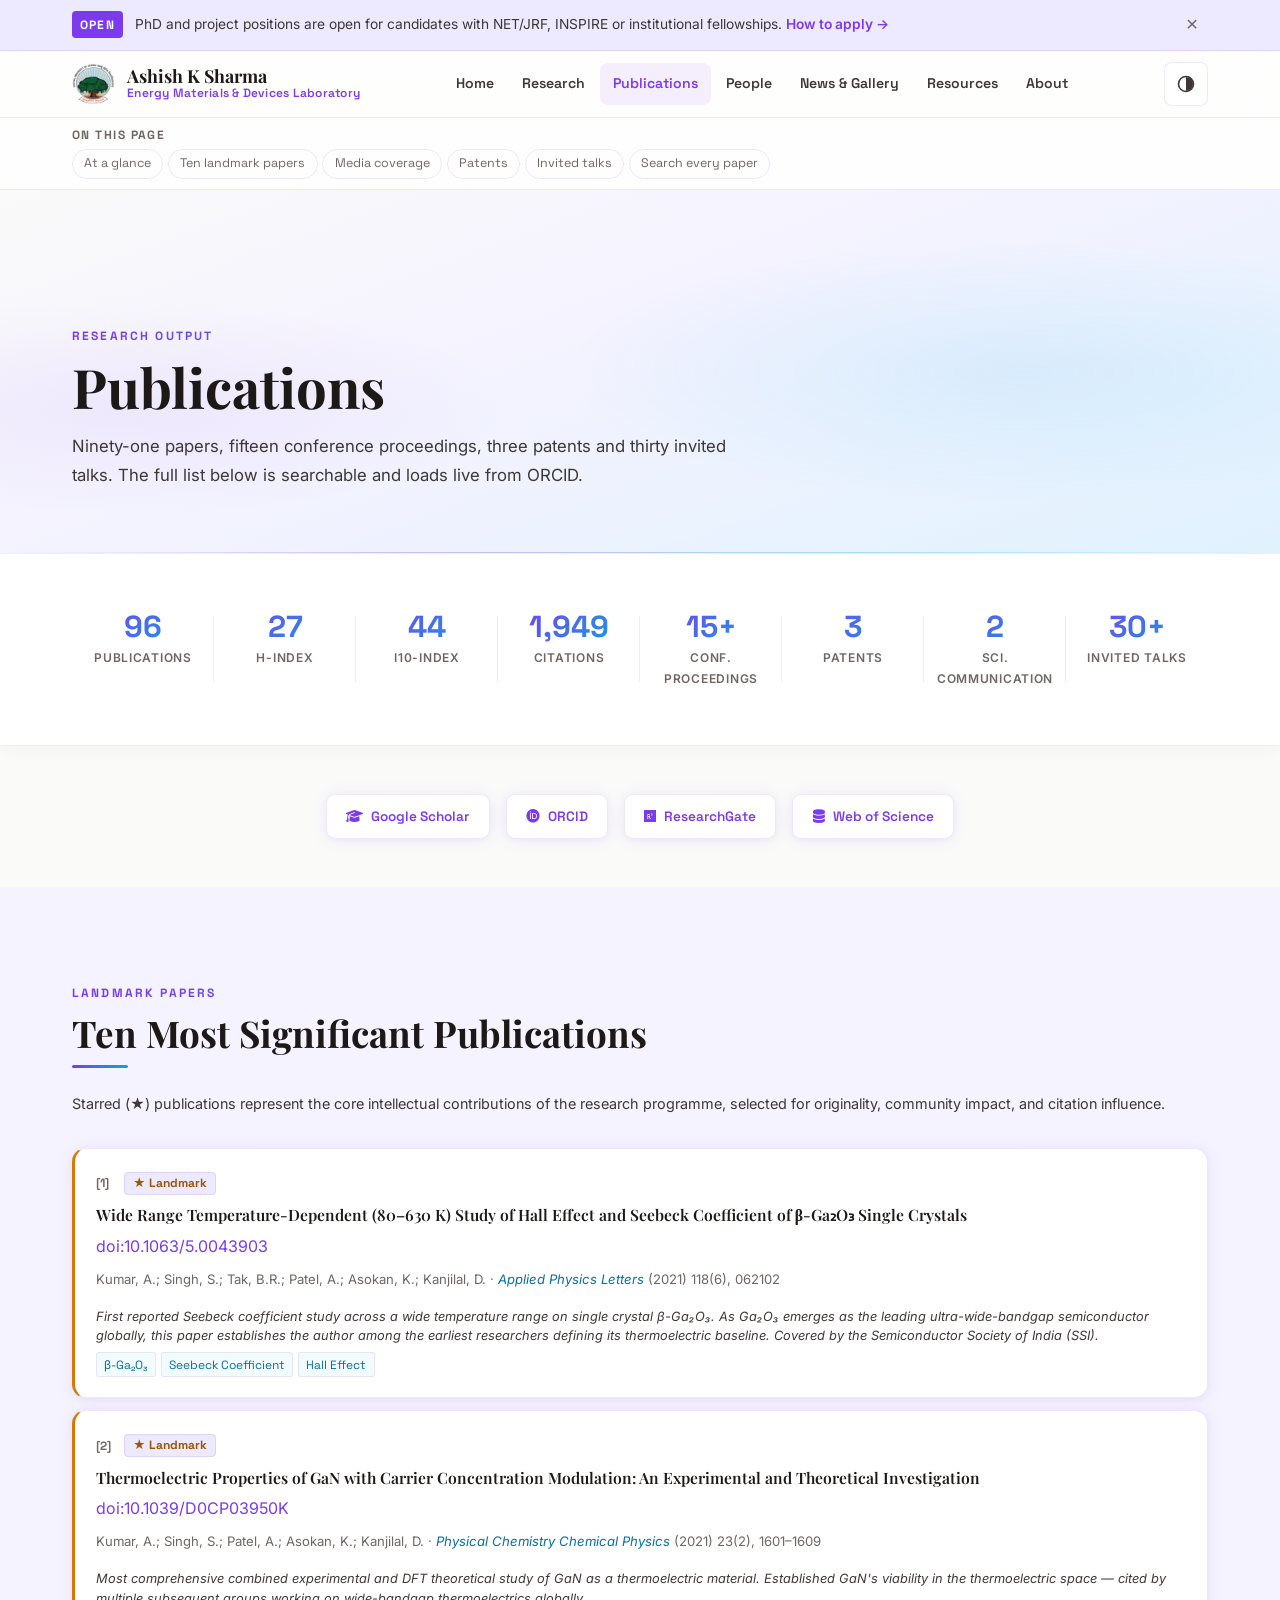
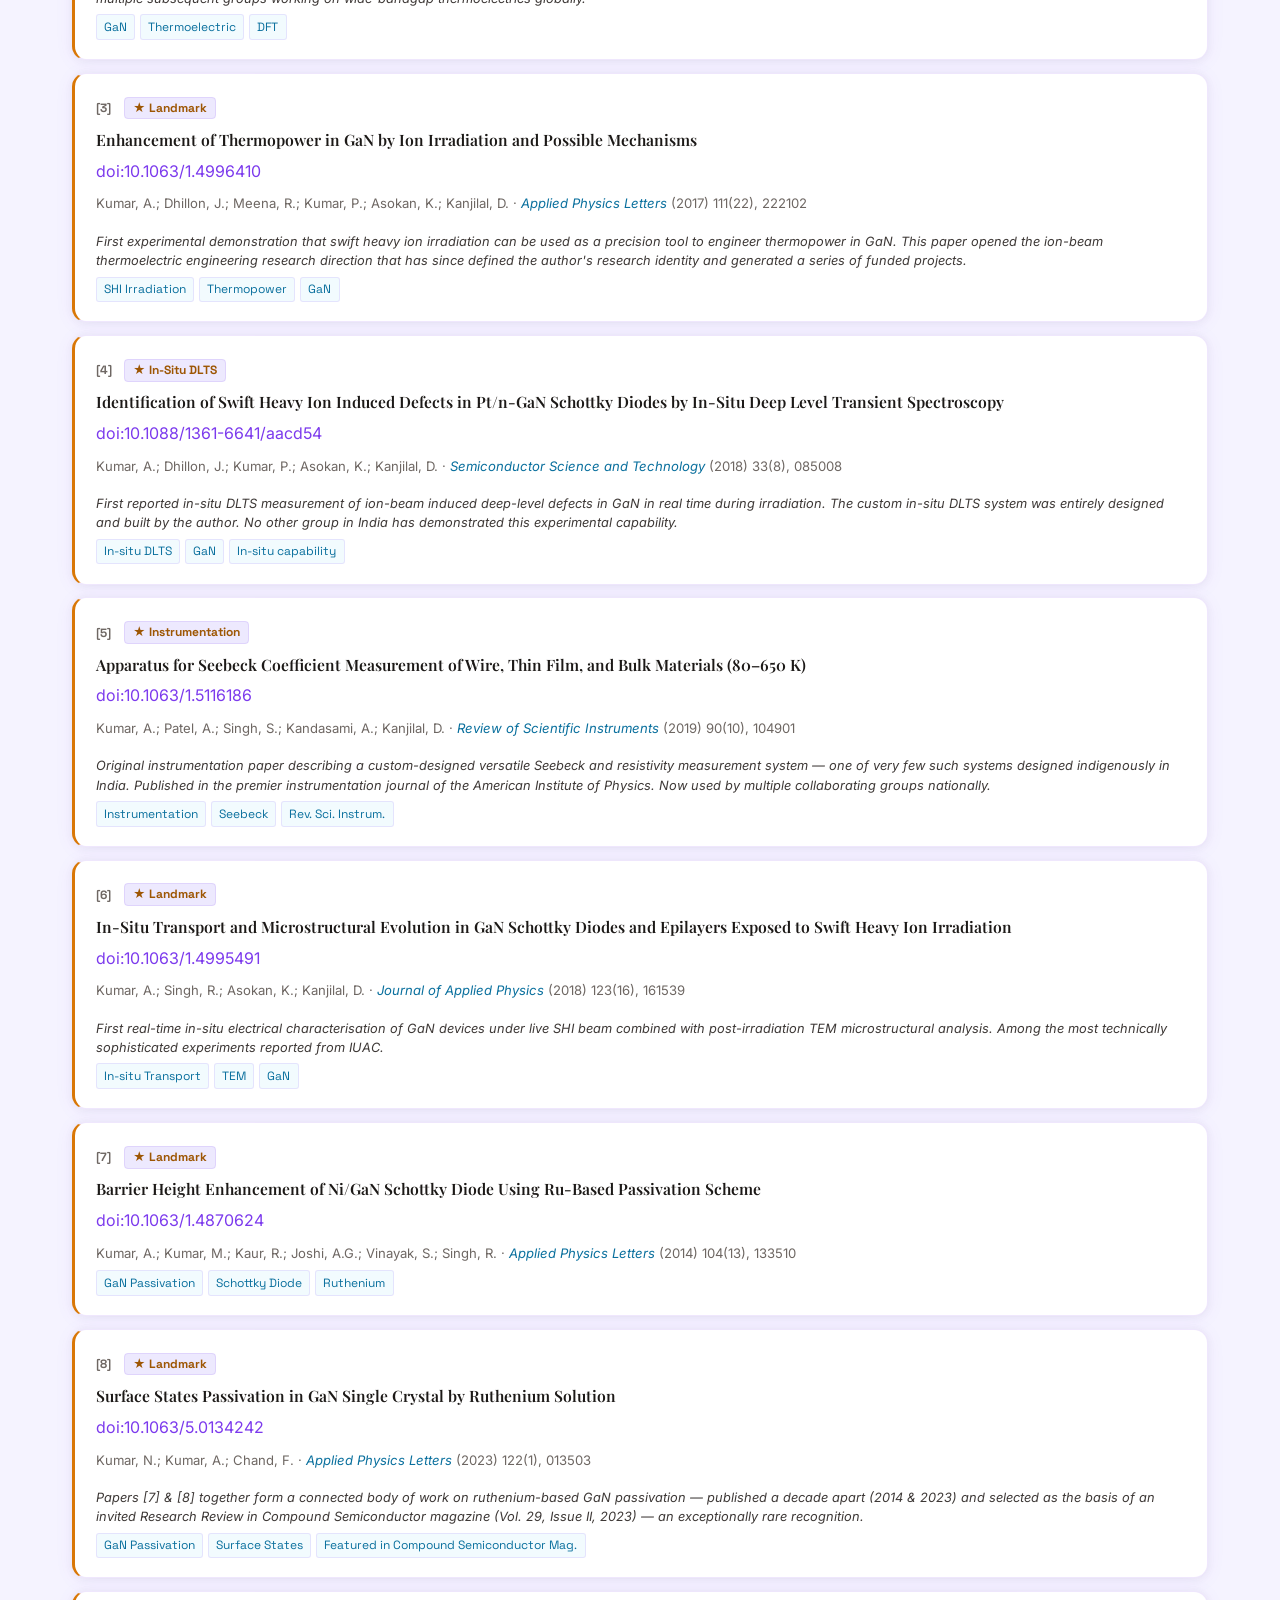
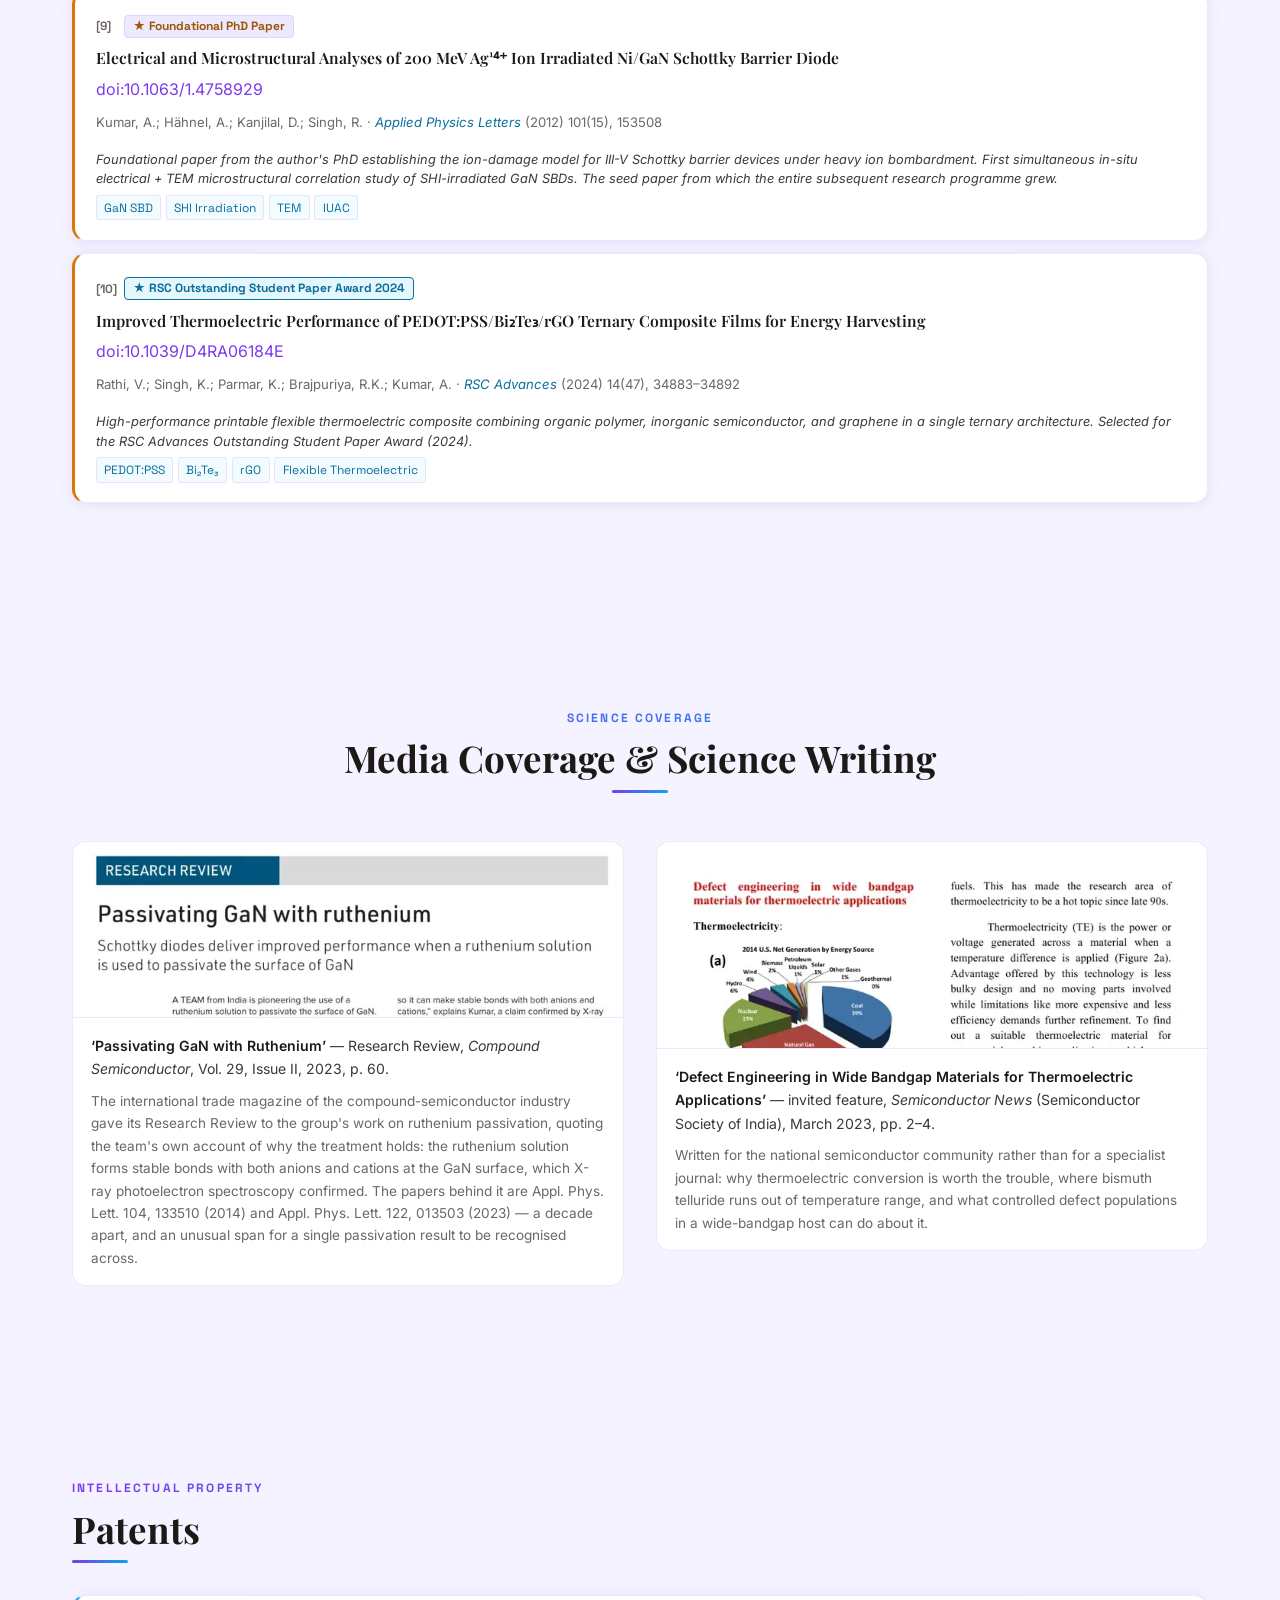
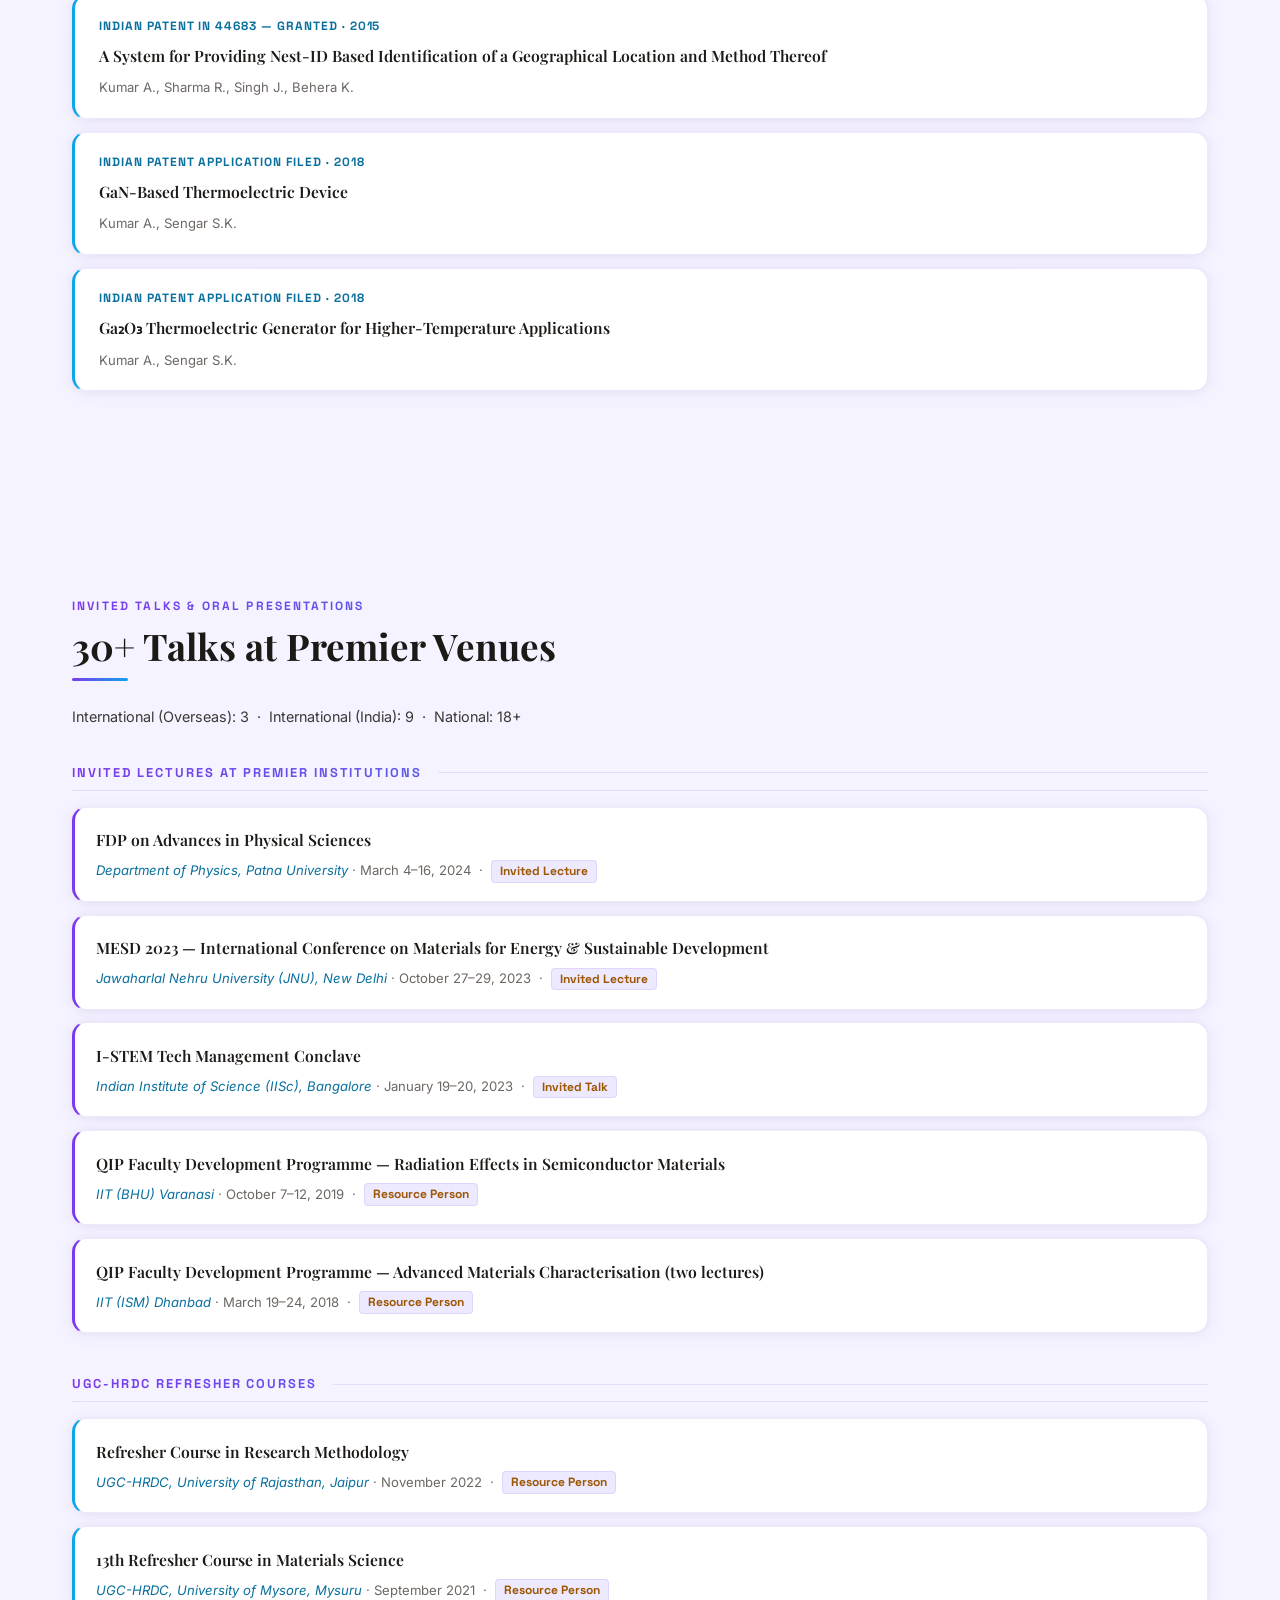
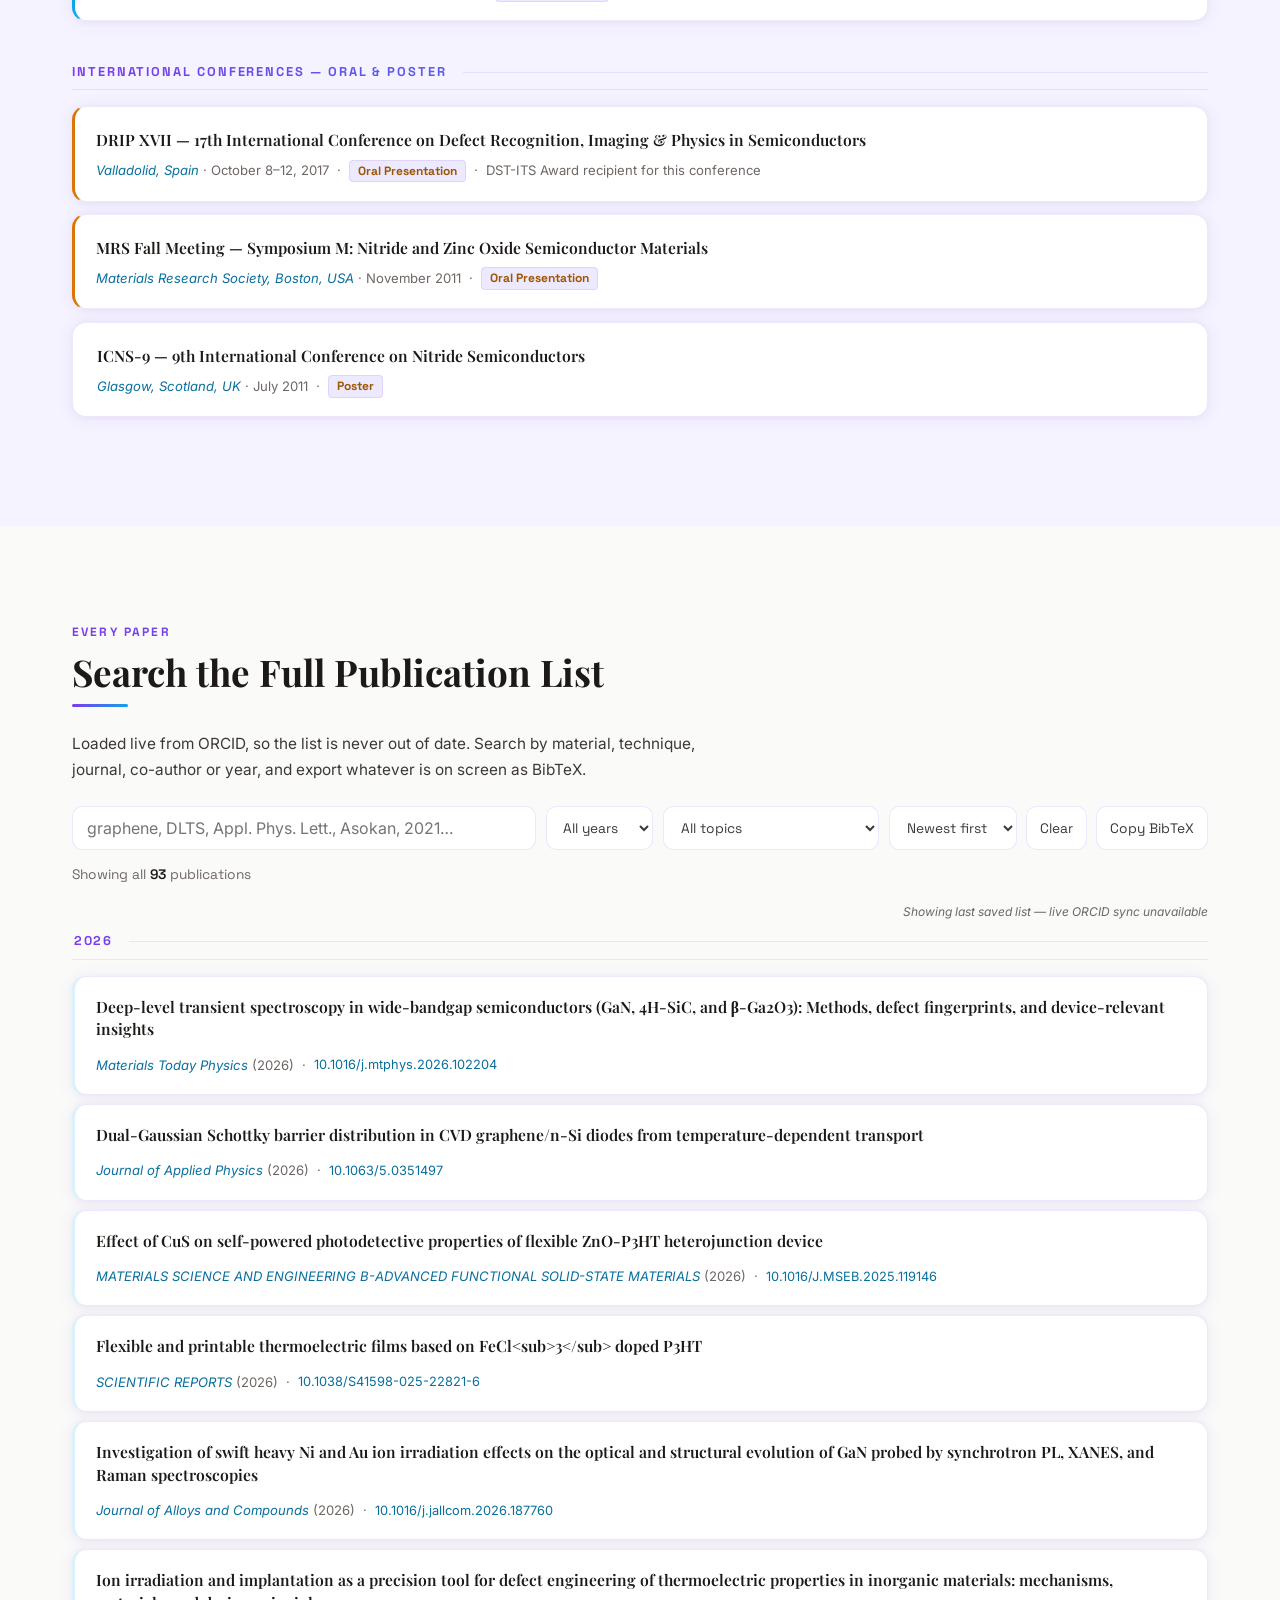
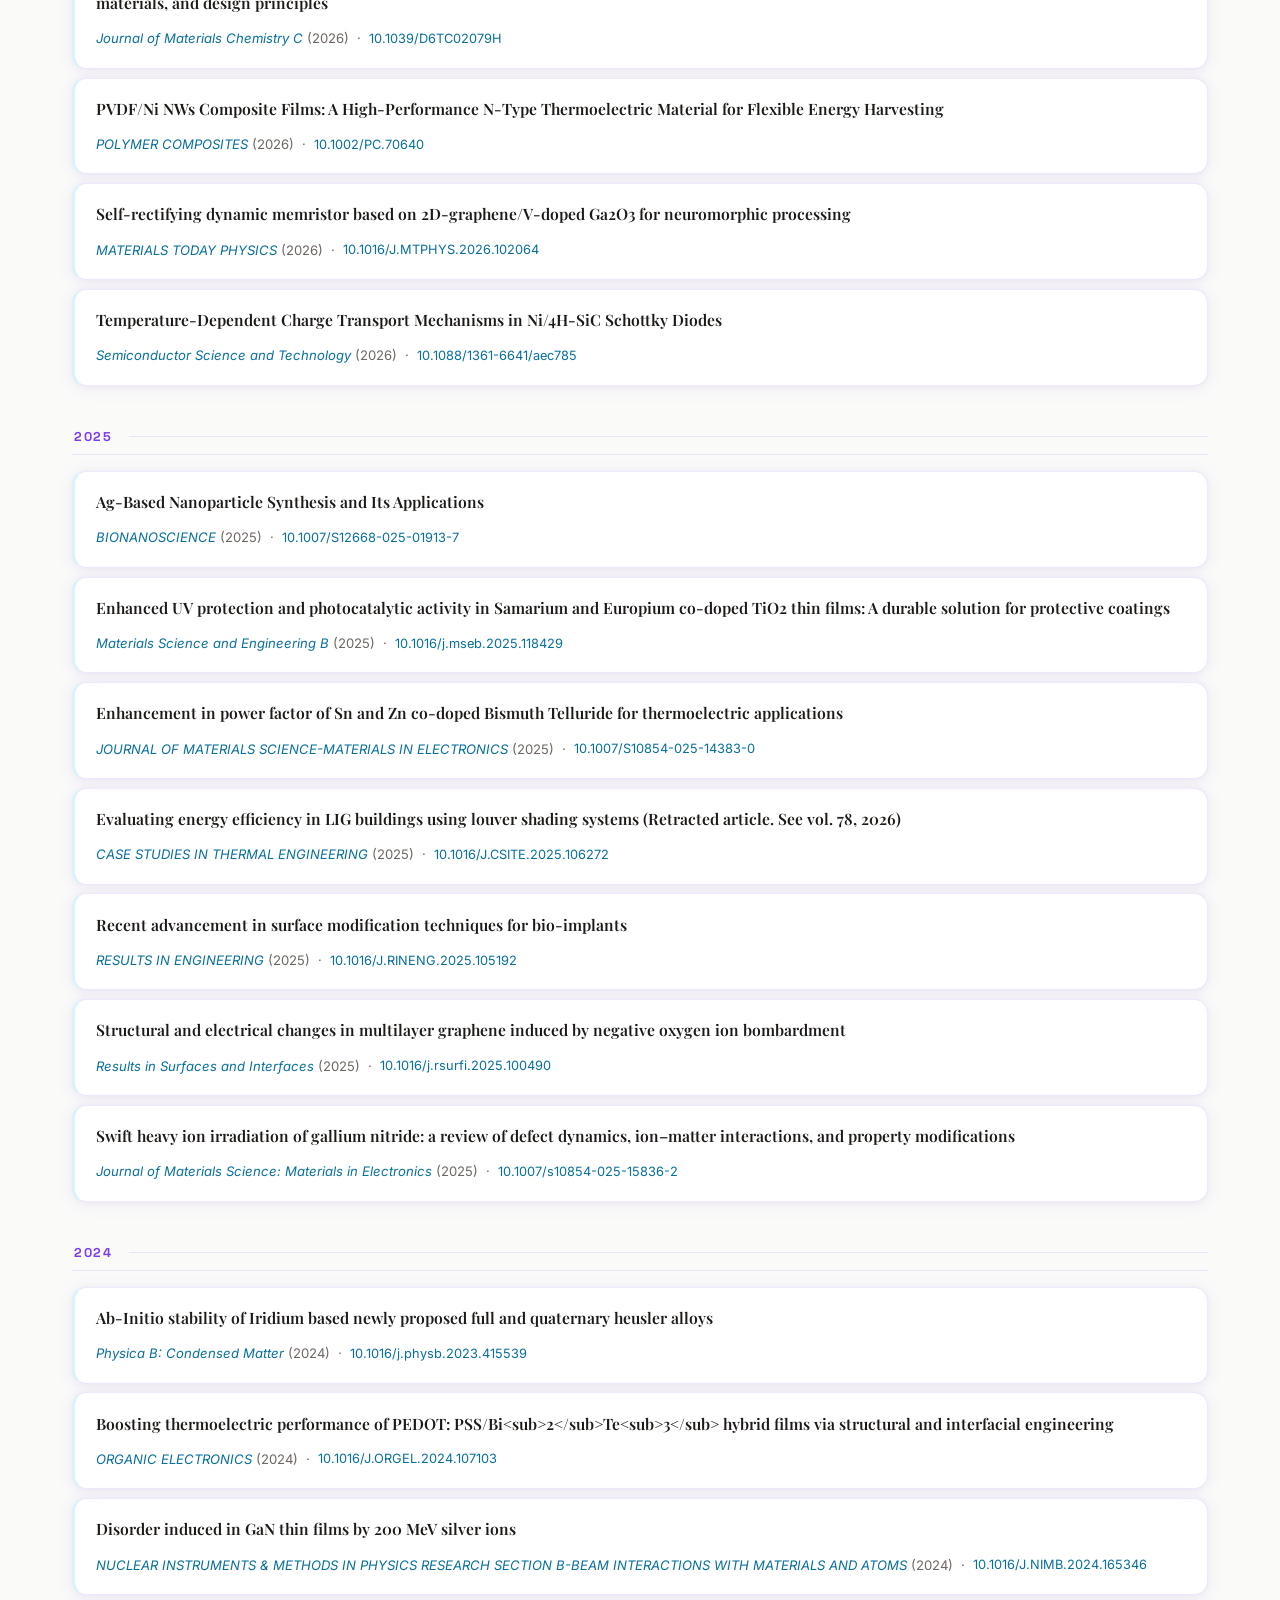
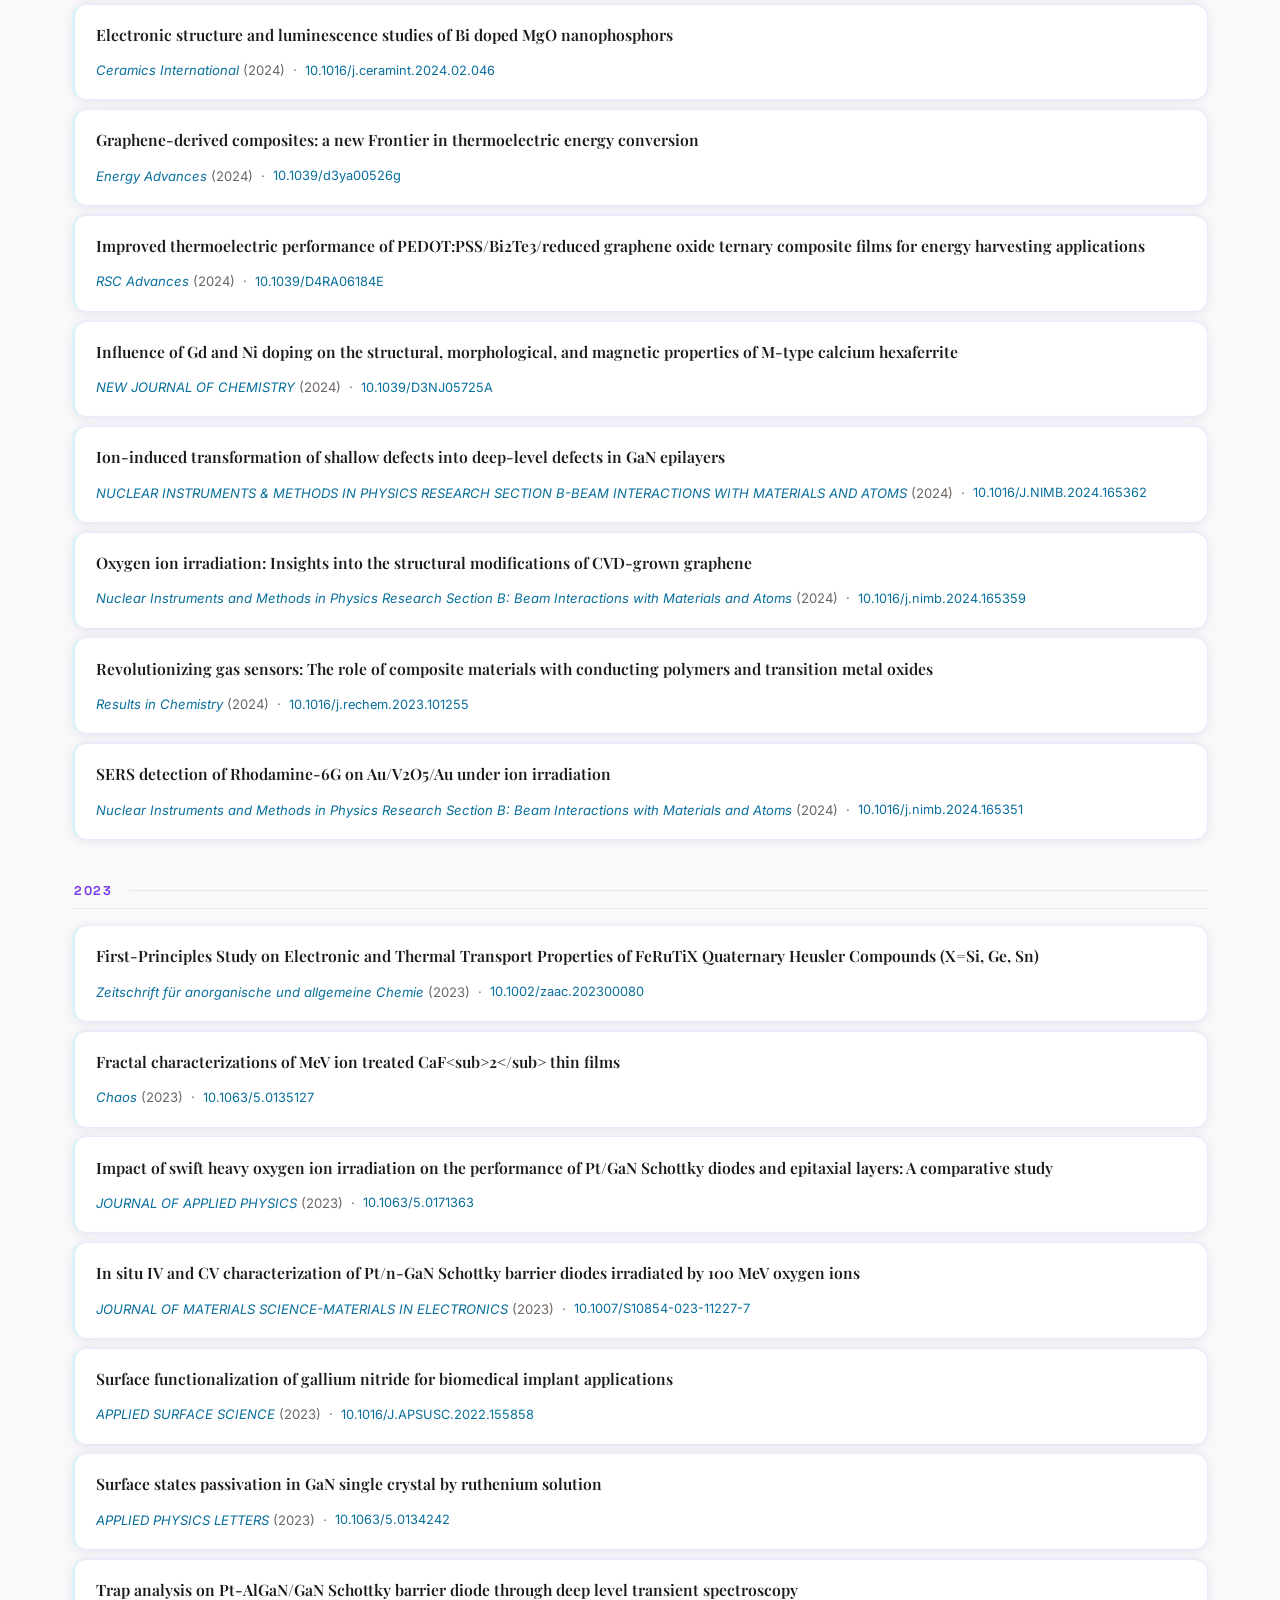
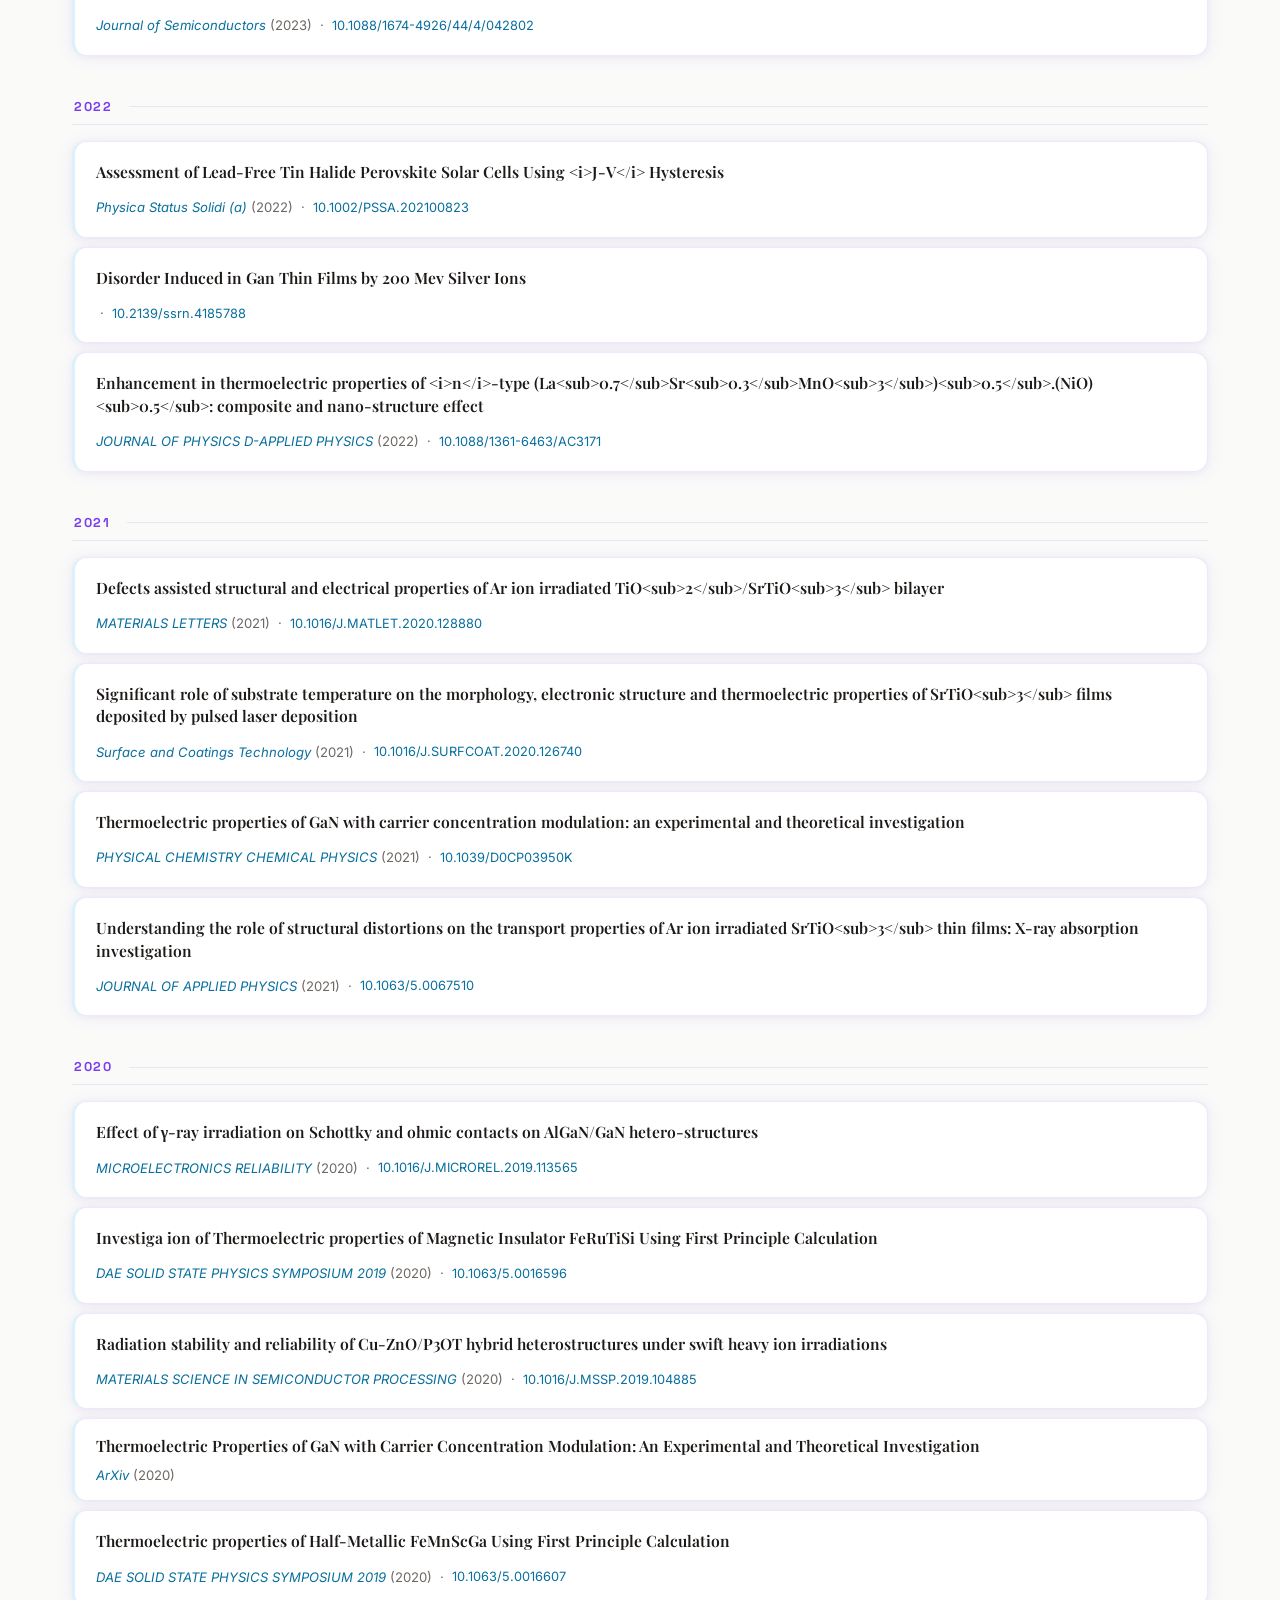
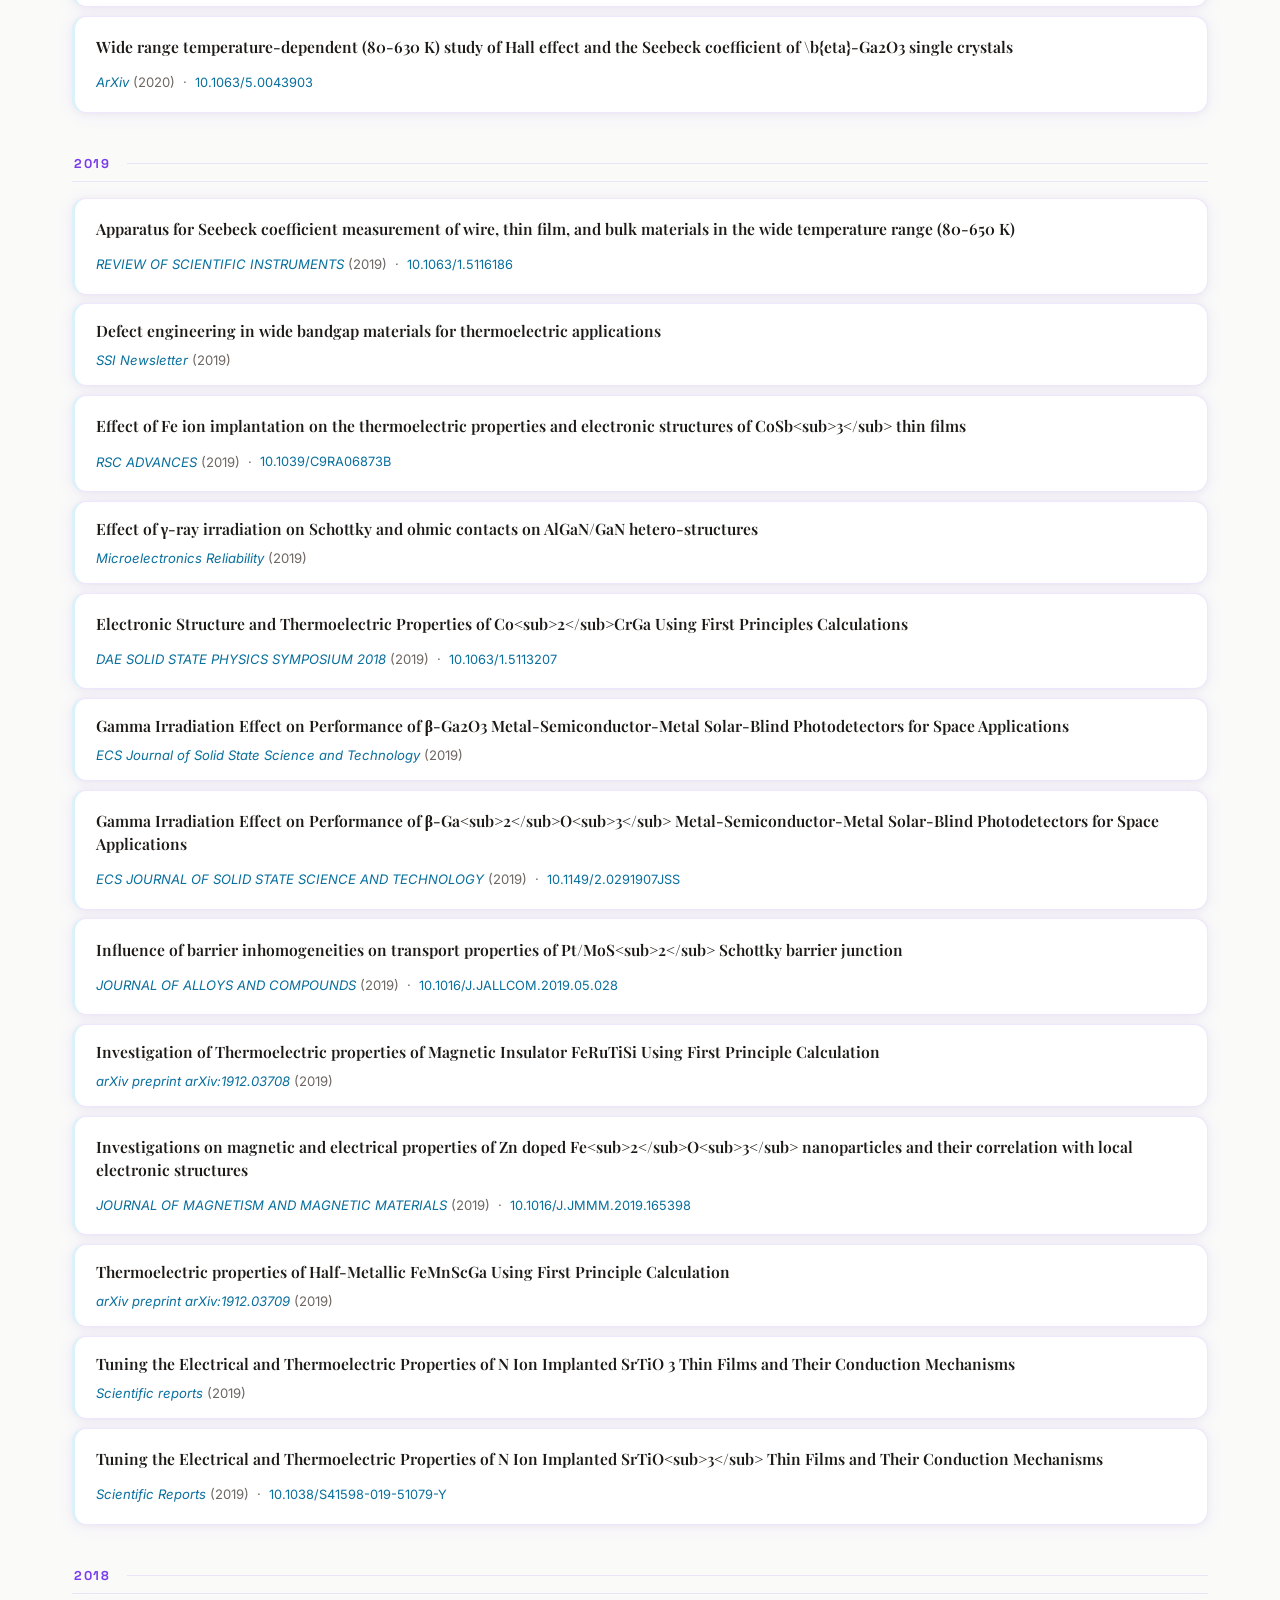
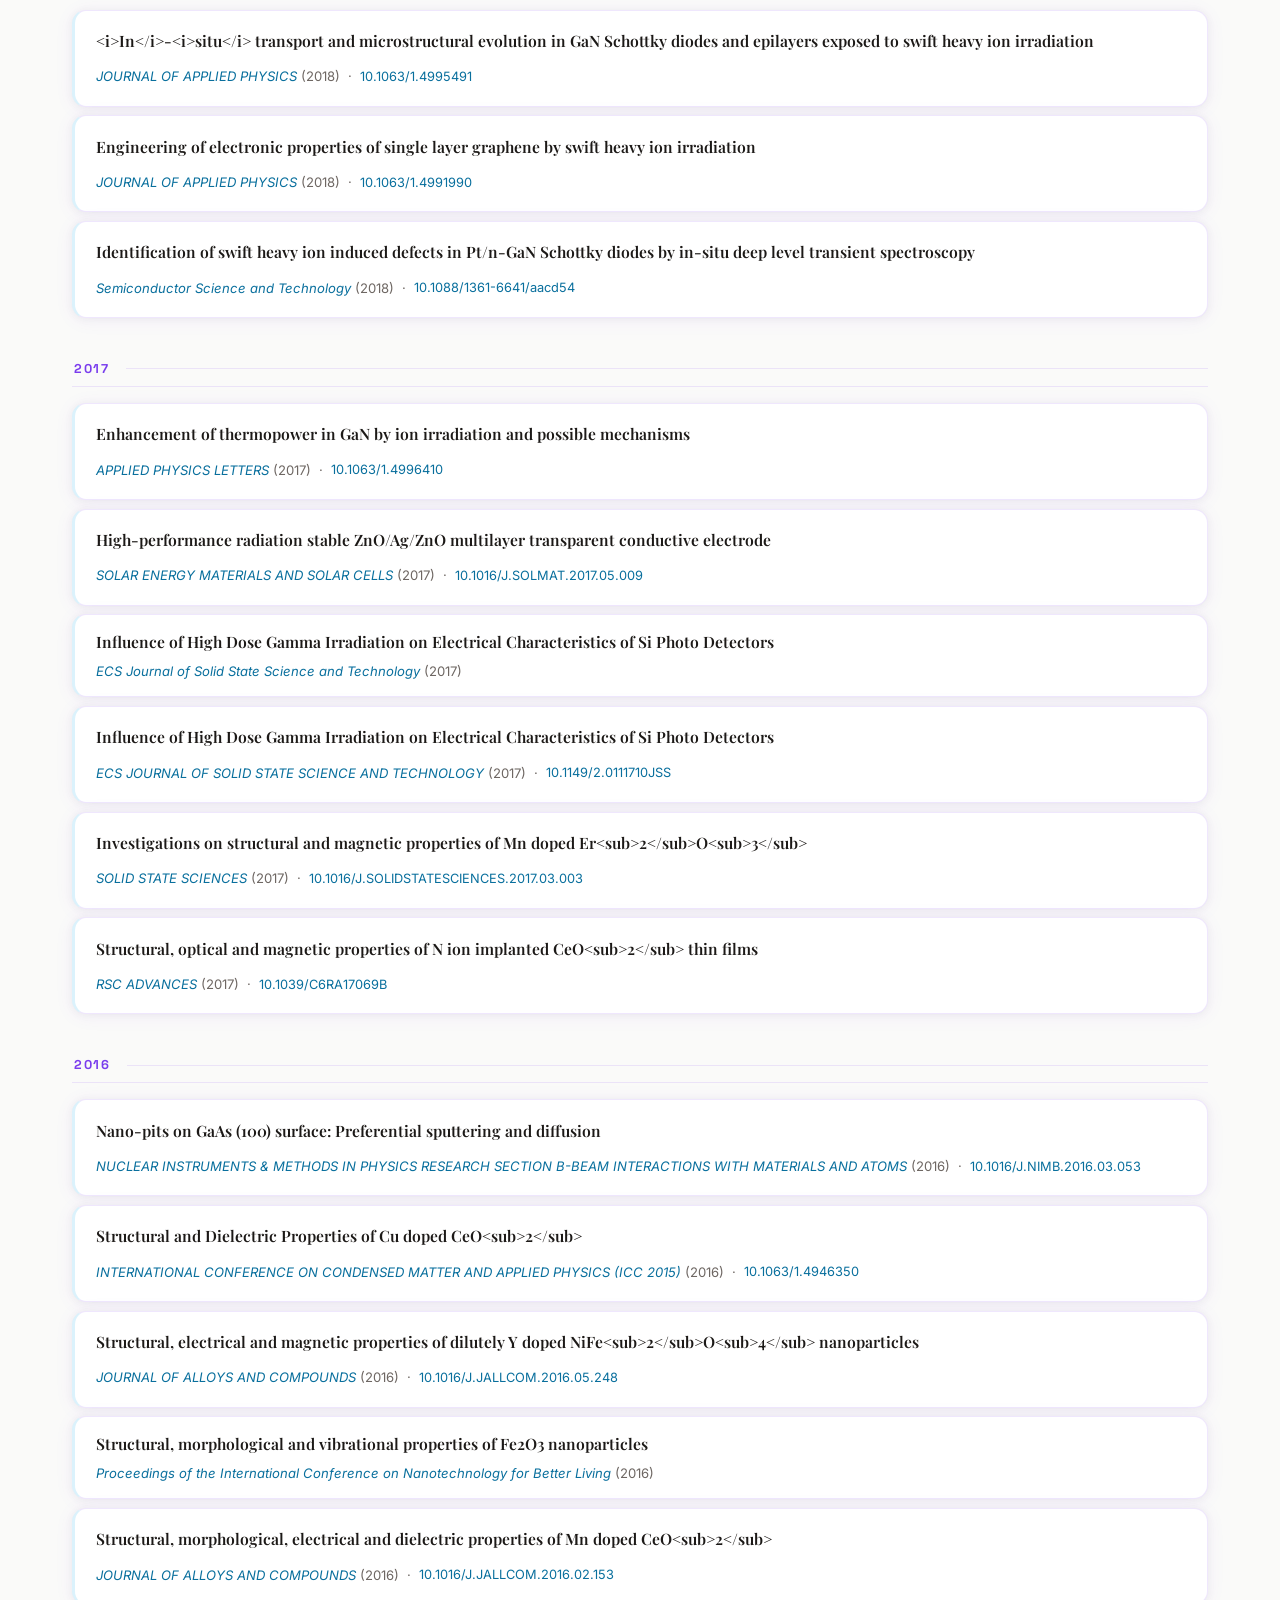
<file: publications.html>
<!DOCTYPE html>
<html lang="en">
<head>
<meta charset="UTF-8">
<meta name="viewport" content="width=device-width, initial-scale=1.0, viewport-fit=cover">
<meta name="theme-color" content="#7c3aed" media="(prefers-color-scheme: light)">
<meta name="theme-color" content="#14131a" media="(prefers-color-scheme: dark)">
<title>Publications — Ashish K Sharma</title>
<meta name="description" content="Peer-reviewed papers, patents, invited talks and media coverage — searchable, and kept current from ORCID.">
<meta name="author" content="Ashish K Sharma">
<meta name="robots" content="index, follow, max-image-preview:large, max-snippet:-1">
<link rel="canonical" href="https://dr-aks.github.io/publications.html">
<link rel="icon" href="assets/images/favicon.svg" type="image/svg+xml">
<link rel="icon" href="assets/images/favicon.ico" sizes="any">
<link rel="apple-touch-icon" href="assets/images/apple-touch-icon.png">
<link rel="manifest" href="site.webmanifest">
<link rel="alternate" type="text/markdown" href="/llms.txt" title="Structured summary for AI assistants">
<meta property="og:type" content="website">
<meta property="og:url" content="https://dr-aks.github.io/publications.html">
<meta property="og:title" content="Publications — Ashish K Sharma">
<meta property="og:description" content="Peer-reviewed papers, patents, invited talks and media coverage — searchable, and kept current from ORCID.">
<meta property="og:image" content="https://dr-aks.github.io/assets/images/og-card.jpg">
<meta property="og:image:width" content="1200">
<meta property="og:image:height" content="630">
<meta property="og:image:alt" content="Prof. Ashish K Sharma — Energy Materials &amp; Devices Laboratory, Central University of Jammu">
<meta property="og:site_name" content="Ashish K Sharma — Energy Materials &amp; Devices Laboratory">
<meta property="og:locale" content="en_IN">
<meta name="twitter:card" content="summary_large_image">
<meta name="twitter:title" content="Publications — Ashish K Sharma">
<meta name="twitter:description" content="Peer-reviewed papers, patents, invited talks and media coverage — searchable, and kept current from ORCID.">
<meta name="twitter:image" content="https://dr-aks.github.io/assets/images/og-card.jpg">
<meta name="twitter:image:alt" content="Prof. Ashish K Sharma — Energy Materials &amp; Devices Laboratory, Central University of Jammu">
<!-- Critical, inline: WebKit was rendering images at natural size while the
     third-party font stylesheet blocked everything behind it. -->
<style>img,picture,video,svg{max-width:100%}picture{display:block}body{margin:0}</style>
<!-- Theme preference, applied before first paint so an explicit light/dark
     choice never flashes the wrong palette. Absence of this script leaves the
     page on the OS setting, which is the documented default. -->
<script>(function(){try{var t=localStorage.getItem("aks-theme");
if(t==="light"||t==="dark"){document.documentElement.setAttribute("data-theme",t);
var l=document.querySelector('meta[name="theme-color"][media*="light"]'),
d=document.querySelector('meta[name="theme-color"][media*="dark"]');
if(l&&d){l.media=(t==="light")?"all":"not all";d.media=(t==="dark")?"all":"not all";}}}catch(e){}})();</script>
<link rel="stylesheet" href="assets/css/style.css">
<link rel="stylesheet" href="assets/css/shell.css">
<link rel="preconnect" href="https://fonts.googleapis.com">
<link rel="preconnect" href="https://fonts.gstatic.com" crossorigin>
<link rel="stylesheet" href="https://fonts.googleapis.com/css2?family=Playfair+Display:wght@700;800&family=Space+Grotesk:wght@500;600;700&family=Inter:wght@400;500;600&display=swap" media="print" onload="this.media='all'">
<noscript><link rel="stylesheet" href="https://fonts.googleapis.com/css2?family=Playfair+Display:wght@700;800&family=Space+Grotesk:wght@500;600;700&family=Inter:wght@400;500;600&display=swap"></noscript>
<!-- Font Awesome, subset to the 84 icons this site actually uses and served
     from here: 102 KB of CSS plus 270 KB of webfonts became 4 KB and 10 KB,
     and the request no longer leaves the site. -->
<link rel="stylesheet" href="assets/css/icons.css">
<link rel="preload" href="assets/fonts/fa-solid-900-subset.woff2" as="font" type="font/woff2">
<script type="application/ld+json">{"@context":"https://schema.org","@type":"CollectionPage","@id":"https://dr-aks.github.io/publications.html#page","name":"Publications — Ashish K Sharma (publishes as Ashish Kumar)","isPartOf":{"@id":"https://dr-aks.github.io/#website"},"about":{"@id":"https://dr-aks.github.io/#person"},"author":{"@id":"https://dr-aks.github.io/#person"},"breadcrumb":{"@type":"BreadcrumbList","itemListElement":[{"@type":"ListItem","position":1,"name":"Home","item":"https://dr-aks.github.io/"},{"@type":"ListItem","position":2,"name":"Publications","item":"https://dr-aks.github.io/publications.html"}]},"mainEntity":{"@type":"ItemList","name":"Selected landmark publications","numberOfItems":10,"itemListElement":[{"@type":"ListItem","position":1,"item":{"@type":"ScholarlyArticle","@id":"https://doi.org/10.1063/5.0043903","name":"Wide range temperature-dependent (80–630 K) study of Hall effect and the Seebeck coefficient of β-Ga2O3 single crystals","headline":"Wide range temperature-dependent (80–630 K) study of Hall effect and the Seebeck coefficient of β-Ga2O3 single crystals","isPartOf":{"@type":"Periodical","name":"Applied Physics Letters"},"datePublished":"2021","identifier":{"@type":"PropertyValue","propertyID":"DOI","value":"10.1063/5.0043903"},"sameAs":"https://doi.org/10.1063/5.0043903","url":"https://doi.org/10.1063/5.0043903","volumeNumber":"118","issueNumber":"6","pagination":"062102","author":[{"@type":"Person","name":"Ashish Kumar","@id":"https://dr-aks.github.io/#person"},{"@type":"Person","name":"Saurabh Singh"},{"@type":"Person","name":"Bhera Ram Tak"},{"@type":"Person","name":"Ashutosh Patel"},{"@type":"Person","name":"K. Asokan"},{"@type":"Person","name":"D. Kanjilal"}]}},{"@type":"ListItem","position":2,"item":{"@type":"ScholarlyArticle","@id":"https://doi.org/10.1039/D0CP03950K","name":"Thermoelectric properties of GaN with carrier concentration modulation: an experimental and theoretical investigation","headline":"Thermoelectric properties of GaN with carrier concentration modulation: an experimental and theoretical investigation","isPartOf":{"@type":"Periodical","name":"PHYSICAL CHEMISTRY CHEMICAL PHYSICS"},"datePublished":"2021","identifier":{"@type":"PropertyValue","propertyID":"DOI","value":"10.1039/D0CP03950K"},"sameAs":"https://doi.org/10.1039/D0CP03950K","url":"https://doi.org/10.1039/D0CP03950K","volumeNumber":"23","issueNumber":"2","pagination":"1601-1609","author":[{"@type":"Person","name":"Ashish Kumar","@id":"https://dr-aks.github.io/#person"},{"@type":"Person","name":"Saurabh Singh"},{"@type":"Person","name":"Ashutosh Patel"},{"@type":"Person","name":"K. Asokan"},{"@type":"Person","name":"D. Kanjilal"}]}},{"@type":"ListItem","position":3,"item":{"@type":"ScholarlyArticle","@id":"https://doi.org/10.1063/1.4996410","name":"Enhancement of thermopower in GaN by ion irradiation and possible mechanisms","headline":"Enhancement of thermopower in GaN by ion irradiation and possible mechanisms","isPartOf":{"@type":"Periodical","name":"APPLIED PHYSICS LETTERS"},"datePublished":"2017","identifier":{"@type":"PropertyValue","propertyID":"DOI","value":"10.1063/1.4996410"},"sameAs":"https://doi.org/10.1063/1.4996410","url":"https://doi.org/10.1063/1.4996410","volumeNumber":"111","issueNumber":"22","pagination":"222102","author":[{"@type":"Person","name":"Ashish Kumar","@id":"https://dr-aks.github.io/#person"},{"@type":"Person","name":"Jyotsna Dhillon"},{"@type":"Person","name":"R. C. Meena"},{"@type":"Person","name":"Parmod Kumar"},{"@type":"Person","name":"K. Asokan"},{"@type":"Person","name":"R. Singh"},{"@type":"Person","name":"D. Kanjilal"}]}},{"@type":"ListItem","position":4,"item":{"@type":"ScholarlyArticle","@id":"https://doi.org/10.1088/1361-6641/aacd54","name":"Identification of swift heavy ion induced defects in Pt/n-GaN Schottky diodes by in-situ deep level transient spectroscopy","headline":"Identification of swift heavy ion induced defects in Pt/n-GaN Schottky diodes by in-situ deep level transient spectroscopy","isPartOf":{"@type":"Periodical","name":"Semiconductor Science and Technology"},"datePublished":"2018","identifier":{"@type":"PropertyValue","propertyID":"DOI","value":"10.1088/1361-6641/aacd54"},"sameAs":"https://doi.org/10.1088/1361-6641/aacd54","url":"https://doi.org/10.1088/1361-6641/aacd54","volumeNumber":"33","issueNumber":"8","pagination":"085008","author":[{"@type":"Person","name":"Ashish Kumar","@id":"https://dr-aks.github.io/#person"},{"@type":"Person","name":"Jyotsna Dhillon"},{"@type":"Person","name":"Shammi Verma"},{"@type":"Person","name":"Parmod Kumar"},{"@type":"Person","name":"K Asokan"},{"@type":"Person","name":"D Kanjilal"}]}},{"@type":"ListItem","position":5,"item":{"@type":"ScholarlyArticle","@id":"https://doi.org/10.1063/1.5116186","name":"Apparatus for Seebeck coefficient measurement of wire, thin film, and bulk materials in the wide temperature range (80-650 K)","headline":"Apparatus for Seebeck coefficient measurement of wire, thin film, and bulk materials in the wide temperature range (80-650 K)","isPartOf":{"@type":"Periodical","name":"REVIEW OF SCIENTIFIC INSTRUMENTS"},"datePublished":"2019","identifier":{"@type":"PropertyValue","propertyID":"DOI","value":"10.1063/1.5116186"},"sameAs":"https://doi.org/10.1063/1.5116186","url":"https://doi.org/10.1063/1.5116186","volumeNumber":"90","issueNumber":"10","pagination":"104901","author":[{"@type":"Person","name":"Ashish Kumar","@id":"https://dr-aks.github.io/#person"},{"@type":"Person","name":"Ashutosh Patel"},{"@type":"Person","name":"Saurabh Singh"},{"@type":"Person","name":"Asokan Kandasami"},{"@type":"Person","name":"D. Kanjilal"}]}},{"@type":"ListItem","position":6,"item":{"@type":"ScholarlyArticle","@id":"https://doi.org/10.1063/1.4995491","name":"<i>In</i>-<i>situ</i> transport and microstructural evolution in GaN Schottky diodes and epilayers exposed to swift heavy ion irradiation","headline":"<i>In</i>-<i>situ</i> transport and microstructural evolution in GaN Schottky diodes and epilayers exposed to swift heavy ion irradiation","isPartOf":{"@type":"Periodical","name":"JOURNAL OF APPLIED PHYSICS"},"datePublished":"2018","identifier":{"@type":"PropertyValue","propertyID":"DOI","value":"10.1063/1.4995491"},"sameAs":"https://doi.org/10.1063/1.4995491","url":"https://doi.org/10.1063/1.4995491","volumeNumber":"123","issueNumber":"16","pagination":"161539","author":[{"@type":"Person","name":"Ashish Kumar","@id":"https://dr-aks.github.io/#person"},{"@type":"Person","name":"R. Singh"},{"@type":"Person","name":"Parmod Kumar"},{"@type":"Person","name":"Udai B. Singh"},{"@type":"Person","name":"K. Asokan"},{"@type":"Person","name":"Platon A. Karaseov"},{"@type":"Person","name":"Andrei I. Titov"},{"@type":"Person","name":"D. Kanjilal"}]}},{"@type":"ListItem","position":7,"item":{"@type":"ScholarlyArticle","@id":"https://doi.org/10.1063/1.4870624","name":"Barrier height enhancement of Ni/GaN Schottky diode using Ru based passivation scheme","headline":"Barrier height enhancement of Ni/GaN Schottky diode using Ru based passivation scheme","isPartOf":{"@type":"Periodical","name":"APPLIED PHYSICS LETTERS"},"datePublished":"2014","identifier":{"@type":"PropertyValue","propertyID":"DOI","value":"10.1063/1.4870624"},"sameAs":"https://doi.org/10.1063/1.4870624","url":"https://doi.org/10.1063/1.4870624","volumeNumber":"104","issueNumber":"13","pagination":"133510","author":[{"@type":"Person","name":"Ashish Kumar","@id":"https://dr-aks.github.io/#person"},{"@type":"Person","name":"Mukesh Kumar"},{"@type":"Person","name":"Riajeet Kaur"},{"@type":"Person","name":"Amish G. Joshi"},{"@type":"Person","name":"Seema Vinayak"},{"@type":"Person","name":"R. Singh"}]}},{"@type":"ListItem","position":8,"item":{"@type":"ScholarlyArticle","@id":"https://doi.org/10.1063/5.0134242","name":"Surface states passivation in GaN single crystal by ruthenium solution","headline":"Surface states passivation in GaN single crystal by ruthenium solution","isPartOf":{"@type":"Periodical","name":"APPLIED PHYSICS LETTERS"},"datePublished":"2023","identifier":{"@type":"PropertyValue","propertyID":"DOI","value":"10.1063/5.0134242"},"sameAs":"https://doi.org/10.1063/5.0134242","url":"https://doi.org/10.1063/5.0134242","volumeNumber":"122","issueNumber":"1","pagination":"013503","author":[{"@type":"Person","name":"Navneet Kumar"},{"@type":"Person","name":"Ashish Kumar","@id":"https://dr-aks.github.io/#person"},{"@type":"Person","name":"Fakir Chand"}]}},{"@type":"ListItem","position":9,"item":{"@type":"ScholarlyArticle","@id":"https://doi.org/10.1063/1.4758929","name":"Electrical and microstructural analyses of 200 MeV Ag<SUP>14+</SUP> ion irradiated Ni/GaN Schottky barrier diode","headline":"Electrical and microstructural analyses of 200 MeV Ag<SUP>14+</SUP> ion irradiated Ni/GaN Schottky barrier diode","isPartOf":{"@type":"Periodical","name":"APPLIED PHYSICS LETTERS"},"datePublished":"2012","identifier":{"@type":"PropertyValue","propertyID":"DOI","value":"10.1063/1.4758929"},"sameAs":"https://doi.org/10.1063/1.4758929","url":"https://doi.org/10.1063/1.4758929","volumeNumber":"101","issueNumber":"15","pagination":"153508","author":[{"@type":"Person","name":"Ashish Kumar","@id":"https://dr-aks.github.io/#person"},{"@type":"Person","name":"A. Hähnel"},{"@type":"Person","name":"D. Kanjilal"},{"@type":"Person","name":"R. Singh"}]}},{"@type":"ListItem","position":10,"item":{"@type":"ScholarlyArticle","@id":"https://doi.org/10.1039/D4RA06184E","name":"Improved thermoelectric performance of PEDOT:PSS/Bi2Te3/reduced graphene oxide ternary composite films for energy harvesting applications","headline":"Improved thermoelectric performance of PEDOT:PSS/Bi2Te3/reduced graphene oxide ternary composite films for energy harvesting applications","isPartOf":{"@type":"Periodical","name":"RSC Advances"},"datePublished":"2024","identifier":{"@type":"PropertyValue","propertyID":"DOI","value":"10.1039/D4RA06184E"},"sameAs":"https://doi.org/10.1039/D4RA06184E","url":"https://doi.org/10.1039/D4RA06184E","volumeNumber":"14","issueNumber":"47","pagination":"34883-34892","author":[{"@type":"Person","name":"Vaishali Rathi"},{"@type":"Person","name":"Kamal Singh"},{"@type":"Person","name":"K. P. S. Parmar"},{"@type":"Person","name":"Ranjeet K. Brajpuriya"},{"@type":"Person","name":"Ashish Kumar","@id":"https://dr-aks.github.io/#person"}]}}]}}</script>
<style>
/* ---- ported from the original publications.html ---- */

    .filter-bar { display: flex; flex-wrap: wrap; gap: 0.5rem; margin-bottom: 2rem; }
    .filter-btn { font-family: var(--font-sans); font-size: 0.78rem; font-weight: 500; padding: 0.4rem 1rem; border: 1px solid var(--border); border-radius: 50px; color: var(--text2); background: transparent; cursor: pointer; transition: var(--transition); }
    .filter-btn:hover, .filter-btn.active { border-color: var(--amber-ink); color: var(--amber-ink); background: var(--bg3); }
    .year-group { margin-bottom: 2.5rem; }
    .year-heading { font-family: var(--font-sans); font-size: 0.8rem; font-weight: 700; text-transform: uppercase; letter-spacing: 0.15em; color: var(--amber-ink); display: flex; align-items: center; gap: 1rem; margin-bottom: 1rem; }
    .year-heading::after { content: ''; flex: 1; height: 1px; background: var(--border); }
    .pub-item { border: 1px solid var(--border); border-radius: var(--radius); padding: 1.2rem 1.5rem; background: var(--card); transition: var(--transition); margin-bottom: 0.8rem; }
    .pub-item:hover { border-color: rgba(124,58,237,0.3); }
    .pub-item.starred { border-left: 3px solid var(--amber); padding-left: 1.3rem; }
    .pub-item.teal { border-left: 3px solid var(--sky); padding-left: 1.3rem; }
    .pub-num { display: inline-block; font-family: var(--font-sans); font-size: 0.75rem; font-weight: 700; color: var(--text3); min-width: 24px; }
    .pub-title-link { font-family: var(--font-serif); font-size: 0.98rem; color: var(--text); line-height: 1.45; font-weight: 600; }
    .pub-meta { font-size: 0.82rem; color: var(--text3); margin-top: 0.25rem; }
    .pub-meta .journal-name { color: var(--sky-ink); font-style: italic; }
    .pub-impact-note { font-size: 0.8rem; color: var(--text2); margin-top: 0.5rem; padding-top: 0.5rem; border-top: 1px solid rgba(255,255,255,0.05); font-style: italic; line-height: 1.5; }
    .pub-tags-inline { display: flex; flex-wrap: wrap; gap: 0.3rem; margin-top: 0.4rem; }
    .pub-tag-sm { font-size: 0.75rem; font-family: var(--font-sans); padding: 0.1rem 0.45rem; border: 1px solid var(--border); border-radius: 3px; color: var(--sky-ink); }
    .award-tag { font-size: 0.75rem; font-family: var(--font-sans); font-weight: 700; padding: 0.15rem 0.5rem; background: var(--bg3); border: 1px solid var(--border); border-radius: 4px; color: var(--amber-ink); }
    .patent-card { background: var(--card); border: 1px solid var(--border); border-left: 3px solid var(--sky); border-radius: var(--radius); padding: 1.2rem 1.5rem; margin-bottom: 0.8rem; }
    .patent-num { font-family: var(--font-sans); font-size: 0.75rem; font-weight: 700; color: var(--sky-ink); text-transform: uppercase; letter-spacing: 0.08em; margin-bottom: 0.4rem; }
    .conf-item { padding: 0.9rem 0; border-bottom: 1px solid rgba(255,255,255,0.04); }
    .conf-item:last-child { border-bottom: none; }
  

  /* Scroll-reveal elements start at opacity:0 and are revealed by JS.
     Without JS they would stay invisible forever — show them immediately. */
  [data-anim]{opacity:1!important;transform:none!important}
  .fade-in{animation:none!important;opacity:1!important}


@keyframes spin { to { transform: rotate(360deg); } }

/* ---- corrections applied after the ported page CSS ---- */
.pi-avatar{width:min(280px,100%);height:auto;aspect-ratio:1;max-width:100%}
.pi-card{grid-template-columns:minmax(0,300px) minmax(0,1fr)}
@media (max-width:768px){ .pi-card{grid-template-columns:minmax(0,1fr)} }
.funding-item{flex-wrap:wrap}
.funding-item .funding-amount{flex:none;white-space:nowrap}
.funding-item > div:not(.funding-amount){flex:1 1 10rem;min-width:0}
.spec-row{flex-wrap:wrap;gap:0.2rem 1rem}
.spec-label,.spec-val{min-width:0;overflow-wrap:anywhere}
@media (max-width:560px){
  .research-block{grid-template-columns:minmax(0,1fr);gap:0.4rem}
  .project-row{grid-template-columns:minmax(0,1fr)}
}
.research-block,.project-row{min-width:0}
.research-block > *,.project-row > *{min-width:0}
/* a stat tile's figure must shrink with its tile, not spill out of it */
.card.text-center > div:first-child{font-size:clamp(1.15rem,5.5vw,2rem)!important;
  overflow-wrap:anywhere;hyphens:auto}
.card.text-center > div{overflow-wrap:anywhere}

/* The ten landmark papers sit in bordered cards with 1.3rem of left padding;
   the live ORCID list was rendering flush against the container, so the two
   lists on the same page started at different left edges. They match now. */
#orcid-pubs-container .pub-item{border:1px solid var(--border);
  border-radius:var(--radius);background:var(--card);
  padding:0.85rem 1.5rem 0.85rem 1.3rem;margin-bottom:0.55rem;
  border-left:3px solid var(--border2)}
#orcid-pubs-container .pub-item:hover{border-color:rgba(124,58,237,0.3);
  border-left-color:var(--violet)}
#orcid-pubs-container .pub-item:last-child{border-bottom:1px solid var(--border)}
#orcid-pubs-container .year-heading{padding-left:0.1rem}
</style>
</head>
<body>
<a class="skip-link" href="#main">Skip to content</a>
<div class="announce" role="region" aria-label="Announcement">
  <div class="wrap announce-in">
    <span class="ann-tag">Open</span>
    <p><span class="ann-long">PhD and project positions are open for candidates with NET/JRF, INSPIRE or institutional fellowships.</span><span class="ann-short">PhD and project positions are open.</span> <a href="people.html#join">How to apply &rarr;</a></p>
    <button type="button" class="ann-x" aria-label="Dismiss announcement">&times;</button>
  </div>
</div>
<header class="site-head" id="siteHead">
  <div class="wrap head-in">
    <a class="brand" href="index.html">
      <img src="assets/images/cuj-logo.png"
           srcset="assets/images/cuj-logo@2x.png 2x, assets/images/cuj-logo@3x.png 3x"
           width="56" height="53" alt="Central University of Jammu">
      <span class="brand-txt">
        <b>Ashish K Sharma</b>
        <i>Energy Materials &amp; Devices Laboratory</i>
      </span>
    </a>
    <button class="theme-toggle" type="button" id="themeToggle" data-theme-pref="auto"
            aria-label="Colour theme: following system setting. Activate to choose light."
            title="Colour theme: following system setting">
      <svg class="ti ti-auto" viewBox="0 0 24 24" aria-hidden="true" focusable="false"><circle cx="12" cy="12" r="9" fill="none" stroke="currentColor" stroke-width="1.9"/><path d="M12 3.6a8.4 8.4 0 0 1 0 16.8z" fill="currentColor"/></svg>
      <svg class="ti ti-light" viewBox="0 0 24 24" aria-hidden="true" focusable="false"><circle cx="12" cy="12" r="4.1" fill="currentColor"/><g stroke="currentColor" stroke-width="1.9" stroke-linecap="round"><path d="M12 2.2v2.5M12 19.3v2.5M2.2 12h2.5M19.3 12h2.5M5.1 5.1l1.8 1.8M17.1 17.1l1.8 1.8M18.9 5.1l-1.8 1.8M6.9 17.1l-1.8 1.8"/></g></svg>
      <svg class="ti ti-dark" viewBox="0 0 24 24" aria-hidden="true" focusable="false"><path d="M20.6 14.8A8.7 8.7 0 0 1 9.2 3.4a9 9 0 1 0 11.4 11.4z" fill="currentColor"/></svg>
    </button>
    <button class="nav-burger" type="button" aria-expanded="false" aria-controls="mainmenu"
            aria-label="Main menu"><span></span><span></span><span></span></button>
    <nav class="mainmenu" id="mainmenu" aria-label="Main">
      <ul>
      <li><a href="index.html">Home</a></li>
      <li><a href="research.html">Research</a></li>
      <li><a href="publications.html" aria-current="page">Publications</a></li>
      <li><a href="people.html">People</a></li>
      <li><a href="news.html">News &amp; Gallery</a></li>
      <li><a href="resources.html">Resources</a></li>
      <li><a href="about.html">About</a></li>
      </ul>
    </nav>
  </div>
</header>

<nav class="onthispage" id="onthispage" aria-label="On this page">
  <div class="otp-head">
    <span class="otp-label">On this page</span>
    <button type="button" class="otp-toggle" aria-expanded="false" aria-controls="otp-list">Sections</button>
  </div>
  <ul id="otp-list">
        <li><a href="#metrics">At a glance</a></li>
        <li><a href="#landmark">Ten landmark papers</a></li>
        <li><a href="#media">Media coverage</a></li>
        <li><a href="#patents">Patents</a></li>
        <li><a href="#talks">Invited talks</a></li>
        <li><a href="#search">Search every paper</a></li>
  </ul>
</nav>
<main id="main" tabindex="-1">
<div class="page-hero lattice-bg">
  <div class="container">
    <div class="page-hero-content">
      <span class="section-label">Research Output</span>
      <h1>Publications</h1>
      <p>Ninety-one papers, fifteen conference proceedings, three patents and thirty invited talks. The full list below is searchable and loads live from ORCID.</p>
    </div>
  </div>
</div><div class="metrics-strip">
  <div class="container">
    <div class="metrics-grid">
      <div class="metric-item"><span class="metric-num" data-metric="scholar_items" data-target="96">96</span><span class="metric-label">Publications</span></div>
      <div class="metric-item"><span class="metric-num" data-metric="h_index" data-target="27">27</span><span class="metric-label">h-index</span></div>
      <div class="metric-item"><span class="metric-num" data-metric="i10_index" data-target="44">44</span><span class="metric-label">i10-index</span></div>
      <div class="metric-item"><span class="metric-num" data-metric="citations" data-target="1949">1,949</span><span class="metric-label">Citations</span></div>
      <div class="metric-item"><span class="metric-num" data-target="15" data-suffix="+">15+</span><span class="metric-label">Conf. Proceedings</span></div>
      <div class="metric-item"><span class="metric-num" data-target="3">3</span><span class="metric-label">Patents</span></div>
      <div class="metric-item"><span class="metric-num" data-target="2">2</span><span class="metric-label">Sci. Communication</span></div>
      <div class="metric-item"><span class="metric-num" data-target="30" data-suffix="+">30+</span><span class="metric-label">Invited Talks</span></div>
    </div>
  </div>
</div>

<section id="metrics" class="section" style="padding-top:3rem;padding-bottom:3rem;">
  <div class="container">
    <div style="display:flex;flex-wrap:wrap;gap:1rem;justify-content:center;">
      <a href="https://scholar.google.com/citations?user=eSKL8HgAAAAJ" target="_blank" rel="noopener noreferrer" class="btn btn-outline" style="font-size:0.85rem;padding:0.6rem 1.2rem;"><i class="fas fa-graduation-cap" aria-hidden="true"></i> Google Scholar</a>
      <a href="https://orcid.org/0000-0002-5240-3472" target="_blank" rel="noopener noreferrer" class="btn btn-outline" style="font-size:0.85rem;padding:0.6rem 1.2rem;"><i class="fab fa-orcid" aria-hidden="true"></i> ORCID</a>
      <a href="https://www.researchgate.net/profile/Ashish-Kumar-54" target="_blank" rel="noopener noreferrer" class="btn btn-outline" style="font-size:0.85rem;padding:0.6rem 1.2rem;"><i class="fab fa-researchgate" aria-hidden="true"></i> ResearchGate</a>
      <a href="https://publons.com/researcher/3872024/ashish-kumar/" target="_blank" rel="noopener noreferrer" class="btn btn-outline" style="font-size:0.85rem;padding:0.6rem 1.2rem;"><i class="fas fa-database" aria-hidden="true"></i> Web of Science</a>
    </div>
  </div>
</section>

<section id="landmark" class="section section-alt">
  <div class="container">
    <div style="margin-bottom:2rem;">
      <span class="section-label">Landmark Papers</span>
      <h2 class="section-title" data-h="2">Ten Most Significant Publications</h2>
      <div class="section-divider"></div>
      <p style="color:var(--text2);font-size:0.9rem;">Starred (★) publications represent the core intellectual contributions of the research programme, selected for originality, community impact, and citation influence.</p>
    </div>

    <div>
      <div class="pub-item starred">
        <div><span class="pub-num">[1]</span> <span class="award-tag">★ Landmark</span></div>
        <div class="pub-title-link" style="margin-top:0.4rem;">Wide Range Temperature-Dependent (80–630 K) Study of Hall Effect and Seebeck Coefficient of β-Ga₂O₃ Single Crystals</div>
        <div class="pub-doi"><a href="https://doi.org/10.1063/5.0043903" target="_blank" rel="noopener noreferrer">doi:10.1063/5.0043903</a></div>
        <div class="pub-meta">Kumar, A.; Singh, S.; Tak, B.R.; Patel, A.; Asokan, K.; Kanjilal, D. · <span class="journal-name">Applied Physics Letters</span> (2021) 118(6), 062102</div>
        <div class="pub-impact-note">First reported Seebeck coefficient study across a wide temperature range on single crystal β-Ga₂O₃. As Ga₂O₃ emerges as the leading ultra-wide-bandgap semiconductor globally, this paper establishes the author among the earliest researchers defining its thermoelectric baseline. Covered by the Semiconductor Society of India (SSI).</div>
        <div class="pub-tags-inline"><span class="pub-tag-sm">β-Ga₂O₃</span><span class="pub-tag-sm">Seebeck Coefficient</span><span class="pub-tag-sm">Hall Effect</span></div>
      </div>

      <div class="pub-item starred">
        <div><span class="pub-num">[2]</span> <span class="award-tag">★ Landmark</span></div>
        <div class="pub-title-link" style="margin-top:0.4rem;">Thermoelectric Properties of GaN with Carrier Concentration Modulation: An Experimental and Theoretical Investigation</div>
        <div class="pub-doi"><a href="https://doi.org/10.1039/D0CP03950K" target="_blank" rel="noopener noreferrer">doi:10.1039/D0CP03950K</a></div>
        <div class="pub-meta">Kumar, A.; Singh, S.; Patel, A.; Asokan, K.; Kanjilal, D. · <span class="journal-name">Physical Chemistry Chemical Physics</span> (2021) 23(2), 1601–1609</div>
        <div class="pub-impact-note">Most comprehensive combined experimental and DFT theoretical study of GaN as a thermoelectric material. Established GaN's viability in the thermoelectric space — cited by multiple subsequent groups working on wide-bandgap thermoelectrics globally.</div>
        <div class="pub-tags-inline"><span class="pub-tag-sm">GaN</span><span class="pub-tag-sm">Thermoelectric</span><span class="pub-tag-sm">DFT</span></div>
      </div>

      <div class="pub-item starred">
        <div><span class="pub-num">[3]</span> <span class="award-tag">★ Landmark</span></div>
        <div class="pub-title-link" style="margin-top:0.4rem;">Enhancement of Thermopower in GaN by Ion Irradiation and Possible Mechanisms</div>
        <div class="pub-doi"><a href="https://doi.org/10.1063/1.4996410" target="_blank" rel="noopener noreferrer">doi:10.1063/1.4996410</a></div>
        <div class="pub-meta">Kumar, A.; Dhillon, J.; Meena, R.; Kumar, P.; Asokan, K.; Kanjilal, D. · <span class="journal-name">Applied Physics Letters</span> (2017) 111(22), 222102</div>
        <div class="pub-impact-note">First experimental demonstration that swift heavy ion irradiation can be used as a precision tool to engineer thermopower in GaN. This paper opened the ion-beam thermoelectric engineering research direction that has since defined the author's research identity and generated a series of funded projects.</div>
        <div class="pub-tags-inline"><span class="pub-tag-sm">SHI Irradiation</span><span class="pub-tag-sm">Thermopower</span><span class="pub-tag-sm">GaN</span></div>
      </div>

      <div class="pub-item starred">
        <div><span class="pub-num">[4]</span> <span class="award-tag">★ In-Situ DLTS</span></div>
        <div class="pub-title-link" style="margin-top:0.4rem;">Identification of Swift Heavy Ion Induced Defects in Pt/n-GaN Schottky Diodes by In-Situ Deep Level Transient Spectroscopy</div>
        <div class="pub-doi"><a href="https://doi.org/10.1088/1361-6641/aacd54" target="_blank" rel="noopener noreferrer">doi:10.1088/1361-6641/aacd54</a></div>
        <div class="pub-meta">Kumar, A.; Dhillon, J.; Kumar, P.; Asokan, K.; Kanjilal, D. · <span class="journal-name">Semiconductor Science and Technology</span> (2018) 33(8), 085008</div>
        <div class="pub-impact-note">First reported in-situ DLTS measurement of ion-beam induced deep-level defects in GaN in real time during irradiation. The custom in-situ DLTS system was entirely designed and built by the author. No other group in India has demonstrated this experimental capability.</div>
        <div class="pub-tags-inline"><span class="pub-tag-sm">In-situ DLTS</span><span class="pub-tag-sm">GaN</span><span class="pub-tag-sm">In-situ capability</span></div>
      </div>

      <div class="pub-item starred">
        <div><span class="pub-num">[5]</span> <span class="award-tag">★ Instrumentation</span></div>
        <div class="pub-title-link" style="margin-top:0.4rem;">Apparatus for Seebeck Coefficient Measurement of Wire, Thin Film, and Bulk Materials (80–650 K)</div>
        <div class="pub-doi"><a href="https://doi.org/10.1063/1.5116186" target="_blank" rel="noopener noreferrer">doi:10.1063/1.5116186</a></div>
        <div class="pub-meta">Kumar, A.; Patel, A.; Singh, S.; Kandasami, A.; Kanjilal, D. · <span class="journal-name">Review of Scientific Instruments</span> (2019) 90(10), 104901</div>
        <div class="pub-impact-note">Original instrumentation paper describing a custom-designed versatile Seebeck and resistivity measurement system — one of very few such systems designed indigenously in India. Published in the premier instrumentation journal of the American Institute of Physics. Now used by multiple collaborating groups nationally.</div>
        <div class="pub-tags-inline"><span class="pub-tag-sm">Instrumentation</span><span class="pub-tag-sm">Seebeck</span><span class="pub-tag-sm">Rev. Sci. Instrum.</span></div>
      </div>

      <div class="pub-item starred">
        <div><span class="pub-num">[6]</span> <span class="award-tag">★ Landmark</span></div>
        <div class="pub-title-link" style="margin-top:0.4rem;">In-Situ Transport and Microstructural Evolution in GaN Schottky Diodes and Epilayers Exposed to Swift Heavy Ion Irradiation</div>
        <div class="pub-doi"><a href="https://doi.org/10.1063/1.4995491" target="_blank" rel="noopener noreferrer">doi:10.1063/1.4995491</a></div>
        <div class="pub-meta">Kumar, A.; Singh, R.; Asokan, K.; Kanjilal, D. · <span class="journal-name">Journal of Applied Physics</span> (2018) 123(16), 161539</div>
        <div class="pub-impact-note">First real-time in-situ electrical characterisation of GaN devices under live SHI beam combined with post-irradiation TEM microstructural analysis. Among the most technically sophisticated experiments reported from IUAC.</div>
        <div class="pub-tags-inline"><span class="pub-tag-sm">In-situ Transport</span><span class="pub-tag-sm">TEM</span><span class="pub-tag-sm">GaN</span></div>
      </div>

      <div class="pub-item starred">
        <div><span class="pub-num">[7]</span> <span class="award-tag">★ Landmark</span></div>
        <div class="pub-title-link" style="margin-top:0.4rem;">Barrier Height Enhancement of Ni/GaN Schottky Diode Using Ru-Based Passivation Scheme</div>
        <div class="pub-doi"><a href="https://doi.org/10.1063/1.4870624" target="_blank" rel="noopener noreferrer">doi:10.1063/1.4870624</a></div>
        <div class="pub-meta">Kumar, A.; Kumar, M.; Kaur, R.; Joshi, A.G.; Vinayak, S.; Singh, R. · <span class="journal-name">Applied Physics Letters</span> (2014) 104(13), 133510</div>
        <div class="pub-tags-inline"><span class="pub-tag-sm">GaN Passivation</span><span class="pub-tag-sm">Schottky Diode</span><span class="pub-tag-sm">Ruthenium</span></div>
      </div>

      <div class="pub-item starred">
        <div><span class="pub-num">[8]</span> <span class="award-tag">★ Landmark</span></div>
        <div class="pub-title-link" style="margin-top:0.4rem;">Surface States Passivation in GaN Single Crystal by Ruthenium Solution</div>
        <div class="pub-doi"><a href="https://doi.org/10.1063/5.0134242" target="_blank" rel="noopener noreferrer">doi:10.1063/5.0134242</a></div>
        <div class="pub-meta">Kumar, N.; Kumar, A.; Chand, F. · <span class="journal-name">Applied Physics Letters</span> (2023) 122(1), 013503</div>
        <div class="pub-impact-note">Papers [7] &amp; [8] together form a connected body of work on ruthenium-based GaN passivation — published a decade apart (2014 &amp; 2023) and selected as the basis of an invited Research Review in <em>Compound Semiconductor</em> magazine (Vol. 29, Issue II, 2023) — an exceptionally rare recognition.</div>
        <div class="pub-tags-inline"><span class="pub-tag-sm">GaN Passivation</span><span class="pub-tag-sm">Surface States</span><span class="pub-tag-sm">Featured in Compound Semiconductor Mag.</span></div>
      </div>

      <div class="pub-item starred">
        <div><span class="pub-num">[9]</span> <span class="award-tag">★ Foundational PhD Paper</span></div>
        <div class="pub-title-link" style="margin-top:0.4rem;">Electrical and Microstructural Analyses of 200 MeV Ag¹⁴⁺ Ion Irradiated Ni/GaN Schottky Barrier Diode</div>
        <div class="pub-doi"><a href="https://doi.org/10.1063/1.4758929" target="_blank" rel="noopener noreferrer">doi:10.1063/1.4758929</a></div>
        <div class="pub-meta">Kumar, A.; Hähnel, A.; Kanjilal, D.; Singh, R. · <span class="journal-name">Applied Physics Letters</span> (2012) 101(15), 153508</div>
        <div class="pub-impact-note">Foundational paper from the author's PhD establishing the ion-damage model for III-V Schottky barrier devices under heavy ion bombardment. First simultaneous in-situ electrical + TEM microstructural correlation study of SHI-irradiated GaN SBDs. The seed paper from which the entire subsequent research programme grew.</div>
        <div class="pub-tags-inline"><span class="pub-tag-sm">GaN SBD</span><span class="pub-tag-sm">SHI Irradiation</span><span class="pub-tag-sm">TEM</span><span class="pub-tag-sm">IUAC</span></div>
      </div>

      <div class="pub-item starred">
        <div><span class="pub-num">[10]</span> <span class="award-tag award-tag" style="background:rgba(14,165,233,0.1);border-color:var(--sky-ink);color:var(--sky-ink);">★ RSC Outstanding Student Paper Award 2024</span></div>
        <div class="pub-title-link" style="margin-top:0.4rem;">Improved Thermoelectric Performance of PEDOT:PSS/Bi₂Te₃/rGO Ternary Composite Films for Energy Harvesting</div>
        <div class="pub-doi"><a href="https://doi.org/10.1039/D4RA06184E" target="_blank" rel="noopener noreferrer">doi:10.1039/D4RA06184E</a></div>
        <div class="pub-meta">Rathi, V.; Singh, K.; Parmar, K.; Brajpuriya, R.K.; Kumar, A. · <span class="journal-name">RSC Advances</span> (2024) 14(47), 34883–34892</div>
        <div class="pub-impact-note">High-performance printable flexible thermoelectric composite combining organic polymer, inorganic semiconductor, and graphene in a single ternary architecture. Selected for the RSC Advances Outstanding Student Paper Award (2024).</div>
        <div class="pub-tags-inline"><span class="pub-tag-sm">PEDOT:PSS</span><span class="pub-tag-sm">Bi₂Te₃</span><span class="pub-tag-sm">rGO</span><span class="pub-tag-sm">Flexible Thermoelectric</span></div>
      </div>
    </div>
  </div>
</section>

<section class="section section-alt" id="media">
  <div class="container">
    <div class="text-center mb-3">
      <span class="section-label">Science Coverage</span>
      <h2 class="section-title" data-h="2">Media Coverage &amp; Science Writing</h2>
      <div class="section-divider" style="margin:0 auto 1rem;"></div>
    </div>

    <div class="grid-2" style="gap:2rem;align-items:start;">

      <figure class="media-clip">
        <picture><source type="image/webp" srcset="assets/images/media-compound-semiconductor-480.webp 480w, assets/images/media-compound-semiconductor-720.webp 720w, assets/images/media-compound-semiconductor-960.webp 960w, assets/images/media-compound-semiconductor.webp 1200w" sizes="(max-width:700px) 92vw, 560px"><img src="assets/images/media-compound-semiconductor.jpg"
             alt="Compound Semiconductor Research Review page headed &quot;Passivating GaN with ruthenium&quot;"
             width="1200" height="382" loading="lazy" decoding="async" srcset="assets/images/media-compound-semiconductor-480.jpg 480w, assets/images/media-compound-semiconductor-720.jpg 720w, assets/images/media-compound-semiconductor-960.jpg 960w, assets/images/media-compound-semiconductor.jpg 1200w" sizes="(max-width:700px) 92vw, 560px"></picture>
        <figcaption>
          <strong>&lsquo;Passivating GaN with Ruthenium&rsquo;</strong> &mdash; Research Review,
          <em>Compound Semiconductor</em>, Vol. 29, Issue II, 2023, p. 60.
          <span>The international trade magazine of the compound-semiconductor industry gave
          its Research Review to the group's work on ruthenium passivation, quoting the
          team's own account of why the treatment holds: the ruthenium solution forms stable
          bonds with both anions and cations at the GaN surface, which X-ray photoelectron
          spectroscopy confirmed. The papers behind it are Appl. Phys. Lett. 104, 133510
          (2014) and Appl. Phys. Lett. 122, 013503 (2023) &mdash; a decade apart, and an
          unusual span for a single passivation result to be recognised across.</span>
        </figcaption>
      </figure>

      <figure class="media-clip">
        <picture><source type="image/webp" srcset="assets/images/media-semiconductor-news-480.webp 480w, assets/images/media-semiconductor-news-720.webp 720w, assets/images/media-semiconductor-news-960.webp 960w, assets/images/media-semiconductor-news.webp 1122w" sizes="(max-width:700px) 92vw, 560px"><img src="assets/images/media-semiconductor-news.jpg"
             alt="Semiconductor News feature page headed &quot;Defect engineering in wide bandgap materials for thermoelectric applications&quot;"
             width="1122" height="421" loading="lazy" decoding="async" srcset="assets/images/media-semiconductor-news-480.jpg 480w, assets/images/media-semiconductor-news-720.jpg 720w, assets/images/media-semiconductor-news-960.jpg 960w, assets/images/media-semiconductor-news.jpg 1122w" sizes="(max-width:700px) 92vw, 560px"></picture>
        <figcaption>
          <strong>&lsquo;Defect Engineering in Wide Bandgap Materials for Thermoelectric
          Applications&rsquo;</strong> &mdash; invited feature,
          <em>Semiconductor News</em> (Semiconductor Society of India), March 2023, pp. 2&ndash;4.
          <span>Written for the national semiconductor community rather than for a
          specialist journal: why thermoelectric conversion is worth the trouble, where
          bismuth telluride runs out of temperature range, and what controlled defect
          populations in a wide-bandgap host can do about it.</span>
        </figcaption>
      </figure>

    </div>
  </div>
</section>


<section id="patents" class="section section-alt">
  <div class="container">
    <div style="margin-bottom:2rem;">
      <span class="section-label">Intellectual Property</span>
      <h2 class="section-title" data-h="2">Patents</h2>
      <div class="section-divider"></div>
    </div>
    <div>
      <div class="patent-card">
        <div class="patent-num">Indian Patent IN 44683 — Granted · 2015</div>
        <div class="pub-title-link">A System for Providing Nest-ID Based Identification of a Geographical Location and Method Thereof</div>
        <div class="pub-meta" style="margin-top:0.4rem;">Kumar A., Sharma R., Singh J., Behera K.</div>
      </div>
      <div class="patent-card">
        <div class="patent-num">Indian Patent Application Filed · 2018</div>
        <div class="pub-title-link">GaN-Based Thermoelectric Device</div>
        <div class="pub-meta" style="margin-top:0.4rem;">Kumar A., Sengar S.K.</div>
      </div>
      <div class="patent-card">
        <div class="patent-num">Indian Patent Application Filed · 2018</div>
        <div class="pub-title-link">Ga₂O₃ Thermoelectric Generator for Higher-Temperature Applications</div>
        <div class="pub-meta" style="margin-top:0.4rem;">Kumar A., Sengar S.K.</div>
      </div>
    </div>
  </div>
</section>

<section id="talks" class="section section-alt">
  <div class="container">
    <div style="margin-bottom:2rem;">
      <span class="section-label">Invited Talks & Oral Presentations</span>
      <h2 class="section-title" data-h="2">30+ Talks at Premier Venues</h2>
      <div class="section-divider"></div>
      <p style="color:var(--text2);font-size:0.9rem;margin-top:0.8rem;">International (Overseas): 3 &nbsp;·&nbsp; International (India): 9 &nbsp;·&nbsp; National: 18+</p>
    </div>

    <!-- Invited Lectures at Premier Institutions -->
    <div style="margin-bottom:2.5rem;">
      <div class="year-heading">Invited Lectures at Premier Institutions</div>

      <div class="pub-item" style="border-left:3px solid var(--violet);padding-left:1.3rem;">
        <div class="pub-title-link">FDP on Advances in Physical Sciences</div>
        <div class="pub-meta" style="margin-top:0.3rem;">
          <span class="journal-name">Department of Physics, Patna University</span> · March 4–16, 2024 &nbsp;·&nbsp; <span class="award-tag">Invited Lecture</span>
        </div>
      </div>

      <div class="pub-item" style="border-left:3px solid var(--violet);padding-left:1.3rem;">
        <div class="pub-title-link">MESD 2023 — International Conference on Materials for Energy & Sustainable Development</div>
        <div class="pub-meta" style="margin-top:0.3rem;">
          <span class="journal-name">Jawaharlal Nehru University (JNU), New Delhi</span> · October 27–29, 2023 &nbsp;·&nbsp; <span class="award-tag">Invited Lecture</span>
        </div>
      </div>

      <div class="pub-item" style="border-left:3px solid var(--violet);padding-left:1.3rem;">
        <div class="pub-title-link">I-STEM Tech Management Conclave</div>
        <div class="pub-meta" style="margin-top:0.3rem;">
          <span class="journal-name">Indian Institute of Science (IISc), Bangalore</span> · January 19–20, 2023 &nbsp;·&nbsp; <span class="award-tag">Invited Talk</span>
        </div>
      </div>

      <div class="pub-item" style="border-left:3px solid var(--violet);padding-left:1.3rem;">
        <div class="pub-title-link">QIP Faculty Development Programme — Radiation Effects in Semiconductor Materials</div>
        <div class="pub-meta" style="margin-top:0.3rem;">
          <span class="journal-name">IIT (BHU) Varanasi</span> · October 7–12, 2019 &nbsp;·&nbsp; <span class="award-tag">Resource Person</span>
        </div>
      </div>

      <div class="pub-item" style="border-left:3px solid var(--violet);padding-left:1.3rem;">
        <div class="pub-title-link">QIP Faculty Development Programme — Advanced Materials Characterisation (two lectures)</div>
        <div class="pub-meta" style="margin-top:0.3rem;">
          <span class="journal-name">IIT (ISM) Dhanbad</span> · March 19–24, 2018 &nbsp;·&nbsp; <span class="award-tag">Resource Person</span>
        </div>
      </div>
    </div>

    <!-- UGC Refresher Courses -->
    <div style="margin-bottom:2.5rem;">
      <div class="year-heading">UGC-HRDC Refresher Courses</div>

      <div class="pub-item" style="border-left:3px solid var(--sky);padding-left:1.3rem;">
        <div class="pub-title-link">Refresher Course in Research Methodology</div>
        <div class="pub-meta" style="margin-top:0.3rem;">
          <span class="journal-name">UGC-HRDC, University of Rajasthan, Jaipur</span> · November 2022 &nbsp;·&nbsp; <span class="award-tag">Resource Person</span>
        </div>
      </div>

      <div class="pub-item" style="border-left:3px solid var(--sky);padding-left:1.3rem;">
        <div class="pub-title-link">13th Refresher Course in Materials Science</div>
        <div class="pub-meta" style="margin-top:0.3rem;">
          <span class="journal-name">UGC-HRDC, University of Mysore, Mysuru</span> · September 2021 &nbsp;·&nbsp; <span class="award-tag">Resource Person</span>
        </div>
      </div>
    </div>

    <!-- International Conferences -->
    <div>
      <div class="year-heading">International Conferences — Oral &amp; Poster</div>

      <div class="pub-item starred">
        <div class="pub-title-link">DRIP XVII — 17th International Conference on Defect Recognition, Imaging &amp; Physics in Semiconductors</div>
        <div class="pub-meta" style="margin-top:0.3rem;">
          <span class="journal-name">Valladolid, Spain</span> · October 8–12, 2017 &nbsp;·&nbsp; <span class="award-tag">Oral Presentation</span> &nbsp;·&nbsp; DST-ITS Award recipient for this conference
        </div>
      </div>

      <div class="pub-item starred">
        <div class="pub-title-link">MRS Fall Meeting — Symposium M: Nitride and Zinc Oxide Semiconductor Materials</div>
        <div class="pub-meta" style="margin-top:0.3rem;">
          <span class="journal-name">Materials Research Society, Boston, USA</span> · November 2011 &nbsp;·&nbsp; <span class="award-tag">Oral Presentation</span>
        </div>
      </div>

      <div class="pub-item">
        <div class="pub-title-link">ICNS-9 — 9th International Conference on Nitride Semiconductors</div>
        <div class="pub-meta" style="margin-top:0.3rem;">
          <span class="journal-name">Glasgow, Scotland, UK</span> · July 2011 &nbsp;·&nbsp; <span class="award-tag">Poster</span>
        </div>
      </div>
    </div>

  </div>
</section>

<section class="section" id="search">
  <div class="container">
    <span class="section-label">Every Paper</span>
    <h2 class="section-title" data-h="2">Search the Full Publication List</h2>
    <div class="section-divider"></div>
    <p class="tight" style="color:var(--text2);">Loaded live from ORCID, so the list is
      never out of date. Search by material, technique, journal, co-author or year, and
      export whatever is on screen as BibTeX.</p>

    <div class="pubfind">
      <div class="pf-row">
        <label class="visually-hidden" for="pf-q">Search publications</label>
        <input type="search" id="pf-q" class="pf-q"
               placeholder="graphene, DLTS, Appl. Phys. Lett., Asokan, 2021&hellip;" autocomplete="off">
        <label class="visually-hidden" for="pf-year">Year</label>
        <select id="pf-year"><option value="">All years</option></select>
        <label class="visually-hidden" for="pf-topic">Topic</label>
        <select id="pf-topic"><option value="">All topics</option></select>
        <label class="visually-hidden" for="pf-sort">Sort</label>
        <select id="pf-sort">
          <option value="new">Newest first</option>
          <option value="old">Oldest first</option>
          <option value="az">Title A&ndash;Z</option>
          <option value="jr">By journal</option>
        </select>
        <button type="button" id="pf-clear">Clear</button>
        <button type="button" id="pf-bib">Copy BibTeX</button>
      </div>
      <p class="pf-count" id="pf-count" role="status" aria-live="polite"></p>
    </div>

    <div id="orcid-pubs-container"></div>
    <noscript><p style="color:var(--text2);">Search needs JavaScript. The complete list is
      always available on <a href="https://orcid.org/0000-0002-5240-3472" target="_blank"
      rel="noopener noreferrer">ORCID</a>.</p></noscript>
  </div>
</section>
</main>
<script src="assets/js/pubs.js" defer></script>
<footer class="site-foot">
  <div class="wrap">
    <img class="foot-logo" src="assets/images/cuj-logo.png"
         srcset="assets/images/cuj-logo@2x.png 2x, assets/images/cuj-logo@3x.png 3x"
         width="56" height="53" alt="" aria-hidden="true">
    <div class="fgrid">
      <div>
        <h2>Laboratory</h2>
        <address>
          Energy Materials &amp; Devices Laboratory<br>
          Department of Physics &amp; Astronomical Sciences<br>
          Central University of Jammu<br>
          Rahya-Suchani, Samba, Jammu &amp; Kashmir 181143, India
        </address>
      </div>
      <div>
        <h2>Office</h2>
        <address>
          Room 120&#8202;F, First Floor<br>
          Aryabhatta Bhawan (Science Block)<br>
          Department of Physics &amp; Astronomical Sciences<br>
          Central University of Jammu<br>
          Rahya-Suchani, Samba, Jammu &amp; Kashmir 181143, India
        </address>
      </div>
      <div>
        <h2>Contact</h2>
        <ul>
          <li><a href="mailto:ashish.phy@cujammu.ac.in">ashish.phy@cujammu.ac.in</a></li>
          <li><a href="ashish-kumar-biosketch.pdf">Biosketch (PDF)</a></li>
          <li><a href="about.html#contact">Directions &amp; map</a></li>
        </ul>
      </div>
      <div>
        <h2>Profiles</h2>
        <ul>
          <li><a href="https://scholar.google.com/citations?user=eSKL8HgAAAAJ" target="_blank" rel="noopener noreferrer">Google Scholar</a></li>
          <li><a href="https://orcid.org/0000-0002-5240-3472" target="_blank" rel="noopener noreferrer">ORCID</a></li>
          <li><a href="https://www.researchgate.net/profile/Ashish-Kumar-54" target="_blank" rel="noopener noreferrer">ResearchGate</a></li>
          <li><a href="https://www.webofscience.com/wos/author/search" target="_blank" rel="noopener noreferrer">Web of Science</a></li>
        </ul>
      </div>
      <div>
        <h2>Site</h2>
        <ul>
          <li><a href="research.html">Research</a></li>
          <li><a href="publications.html">Publications</a></li>
          <li><a href="people.html#join">Join the group</a></li>
          <li><a href="resources.html">Resources for students</a></li>
        </ul>
      </div>
    </div>
    <div class="fbot">
      <span>&copy; 2026 Ashish K Sharma &middot; Central University of Jammu</span>
      <span class="visits" id="visits" hidden></span>
      <span>Publishes as <b>Ashish Kumar</b> &middot; figures update from ORCID and Google Scholar.</span>
    </div>
    <p class="fdisc">A personal academic page. Not an official publication of Central University of Jammu.</p>
  </div>
</footer>
<script src="assets/js/shell.js" defer></script>
</body>
</html>
</file>
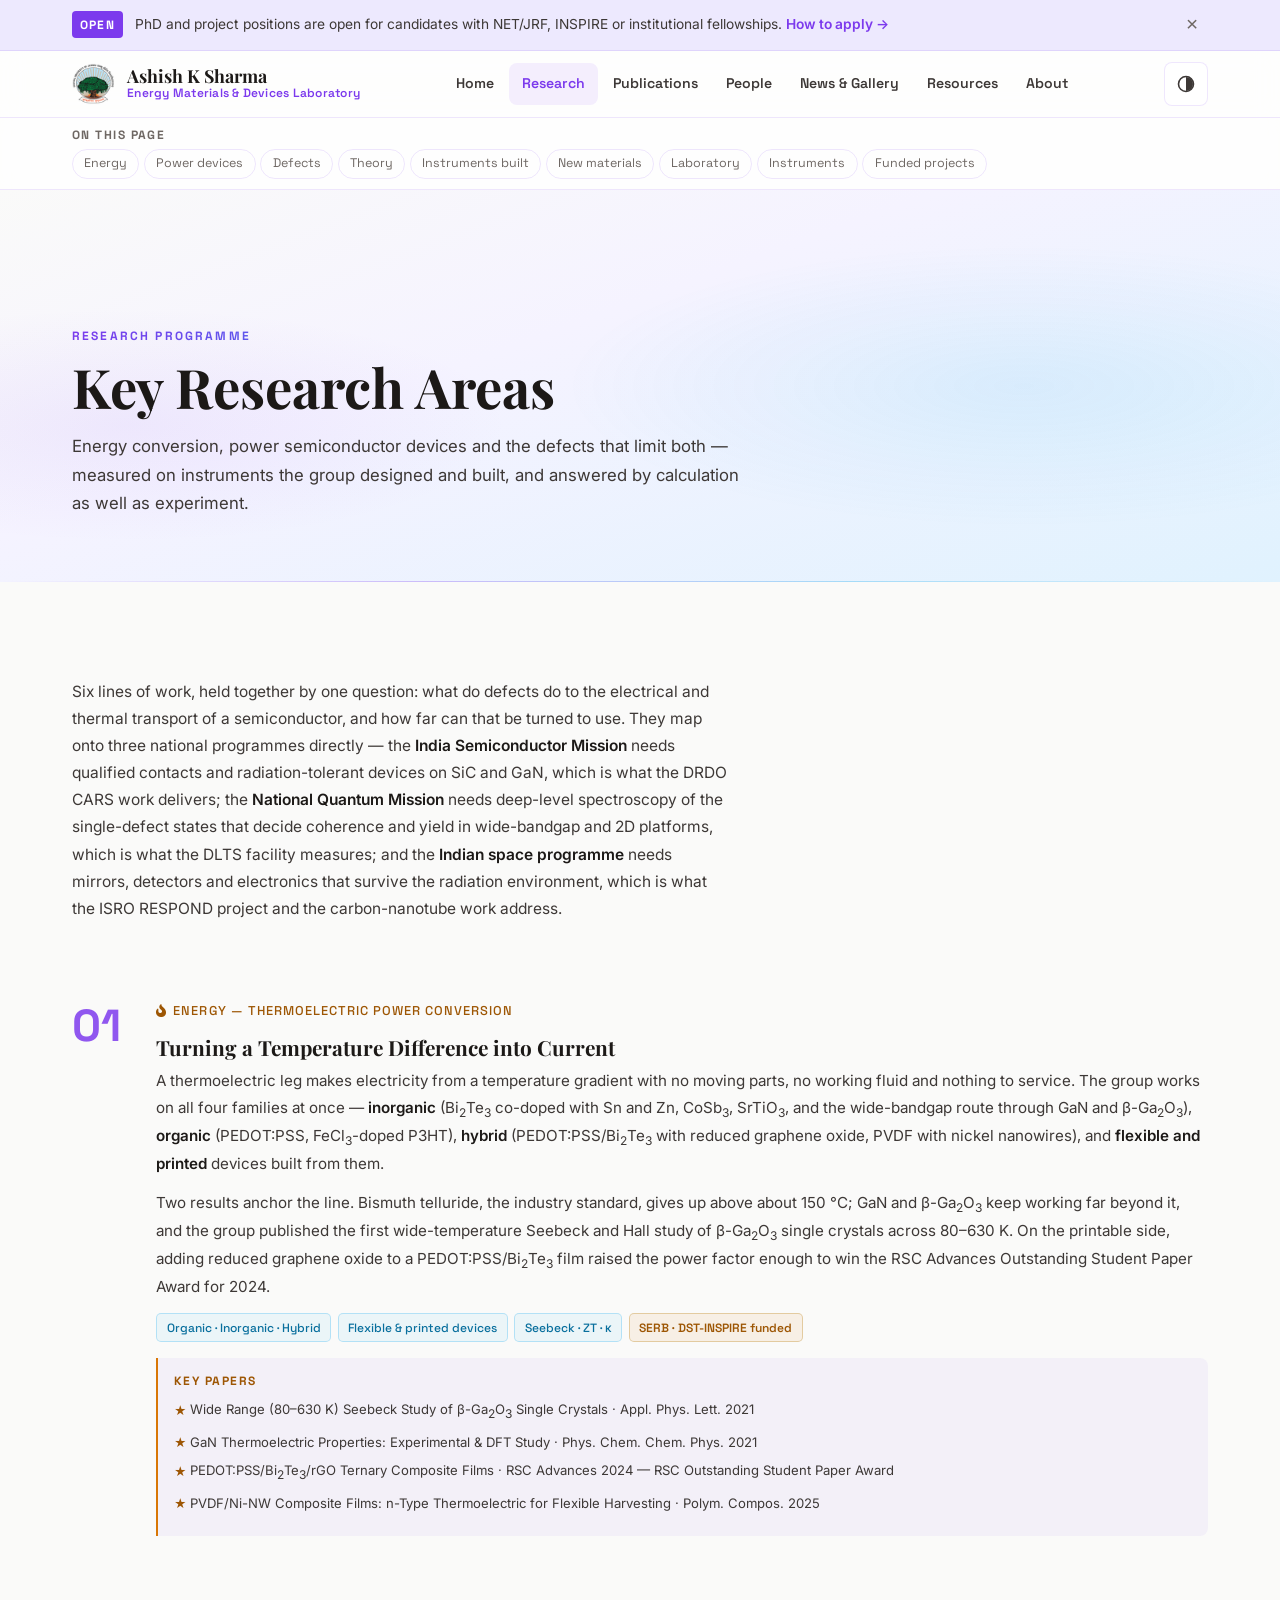
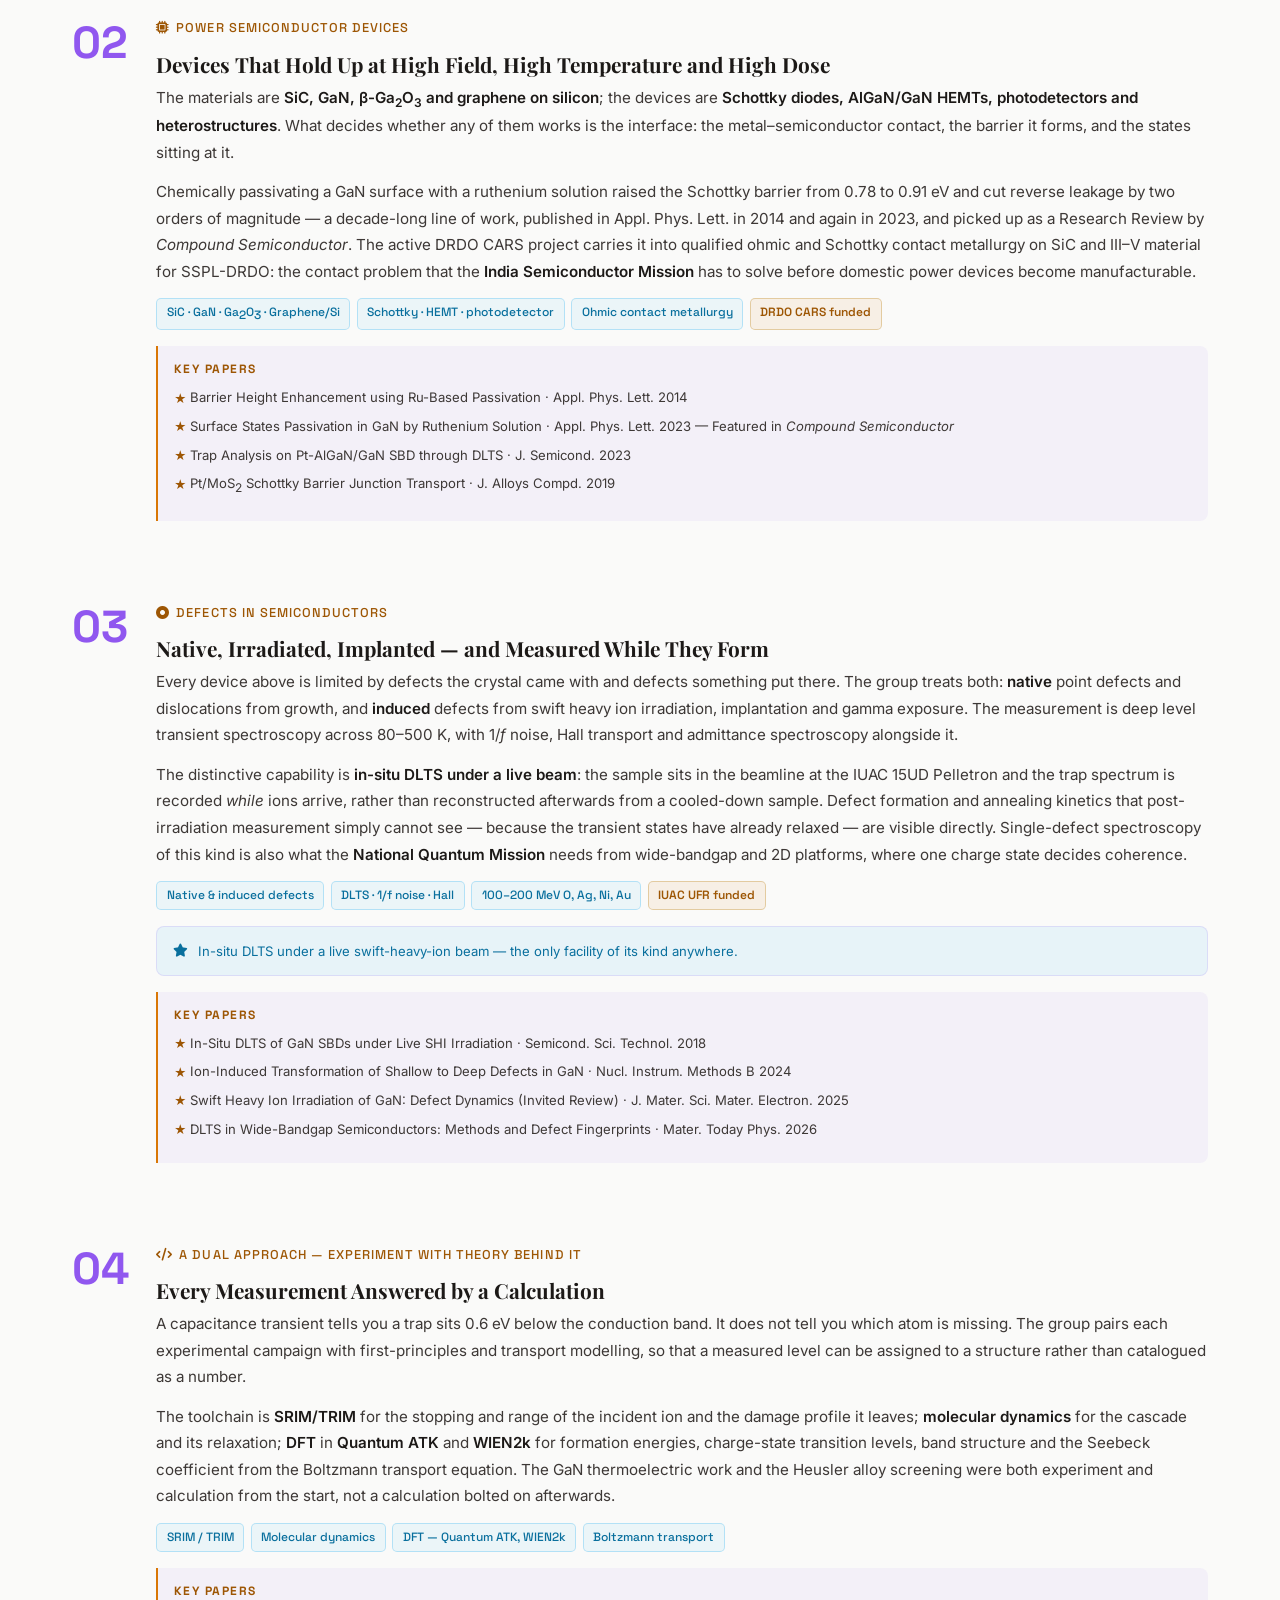
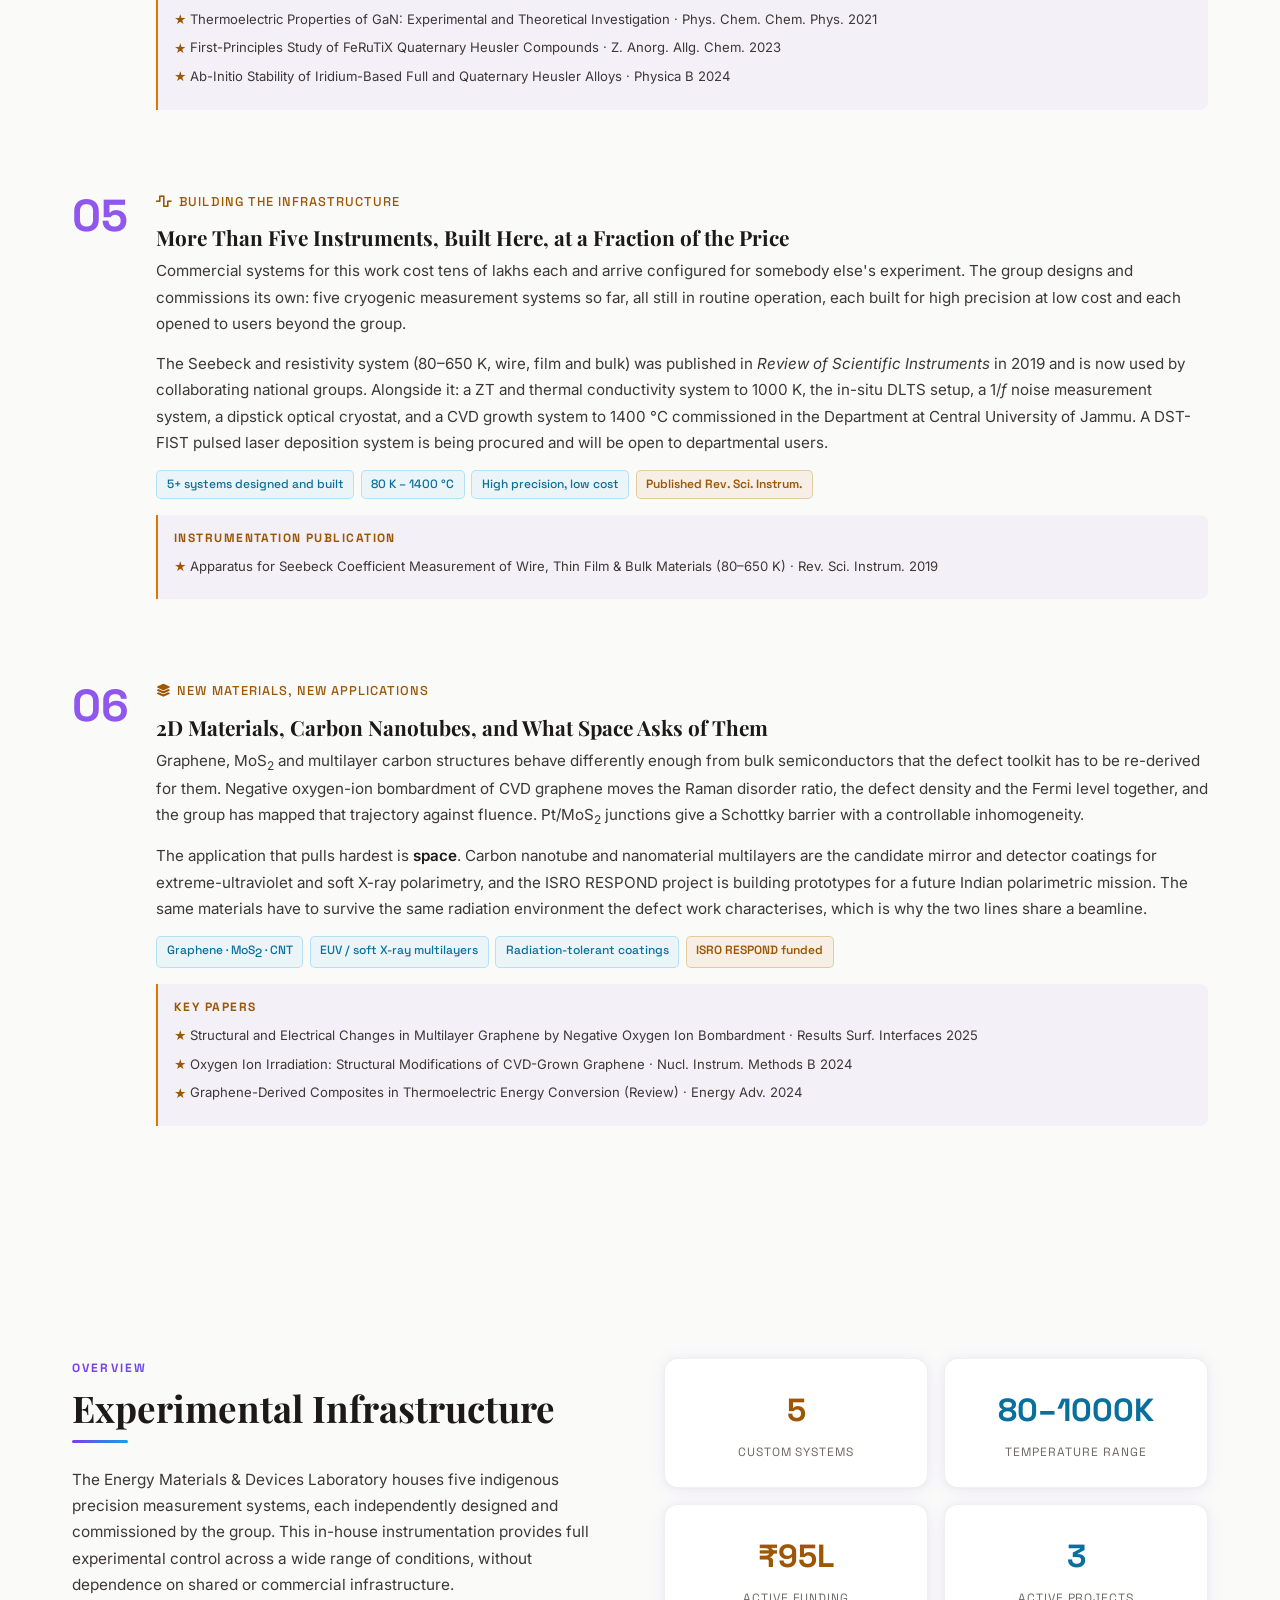
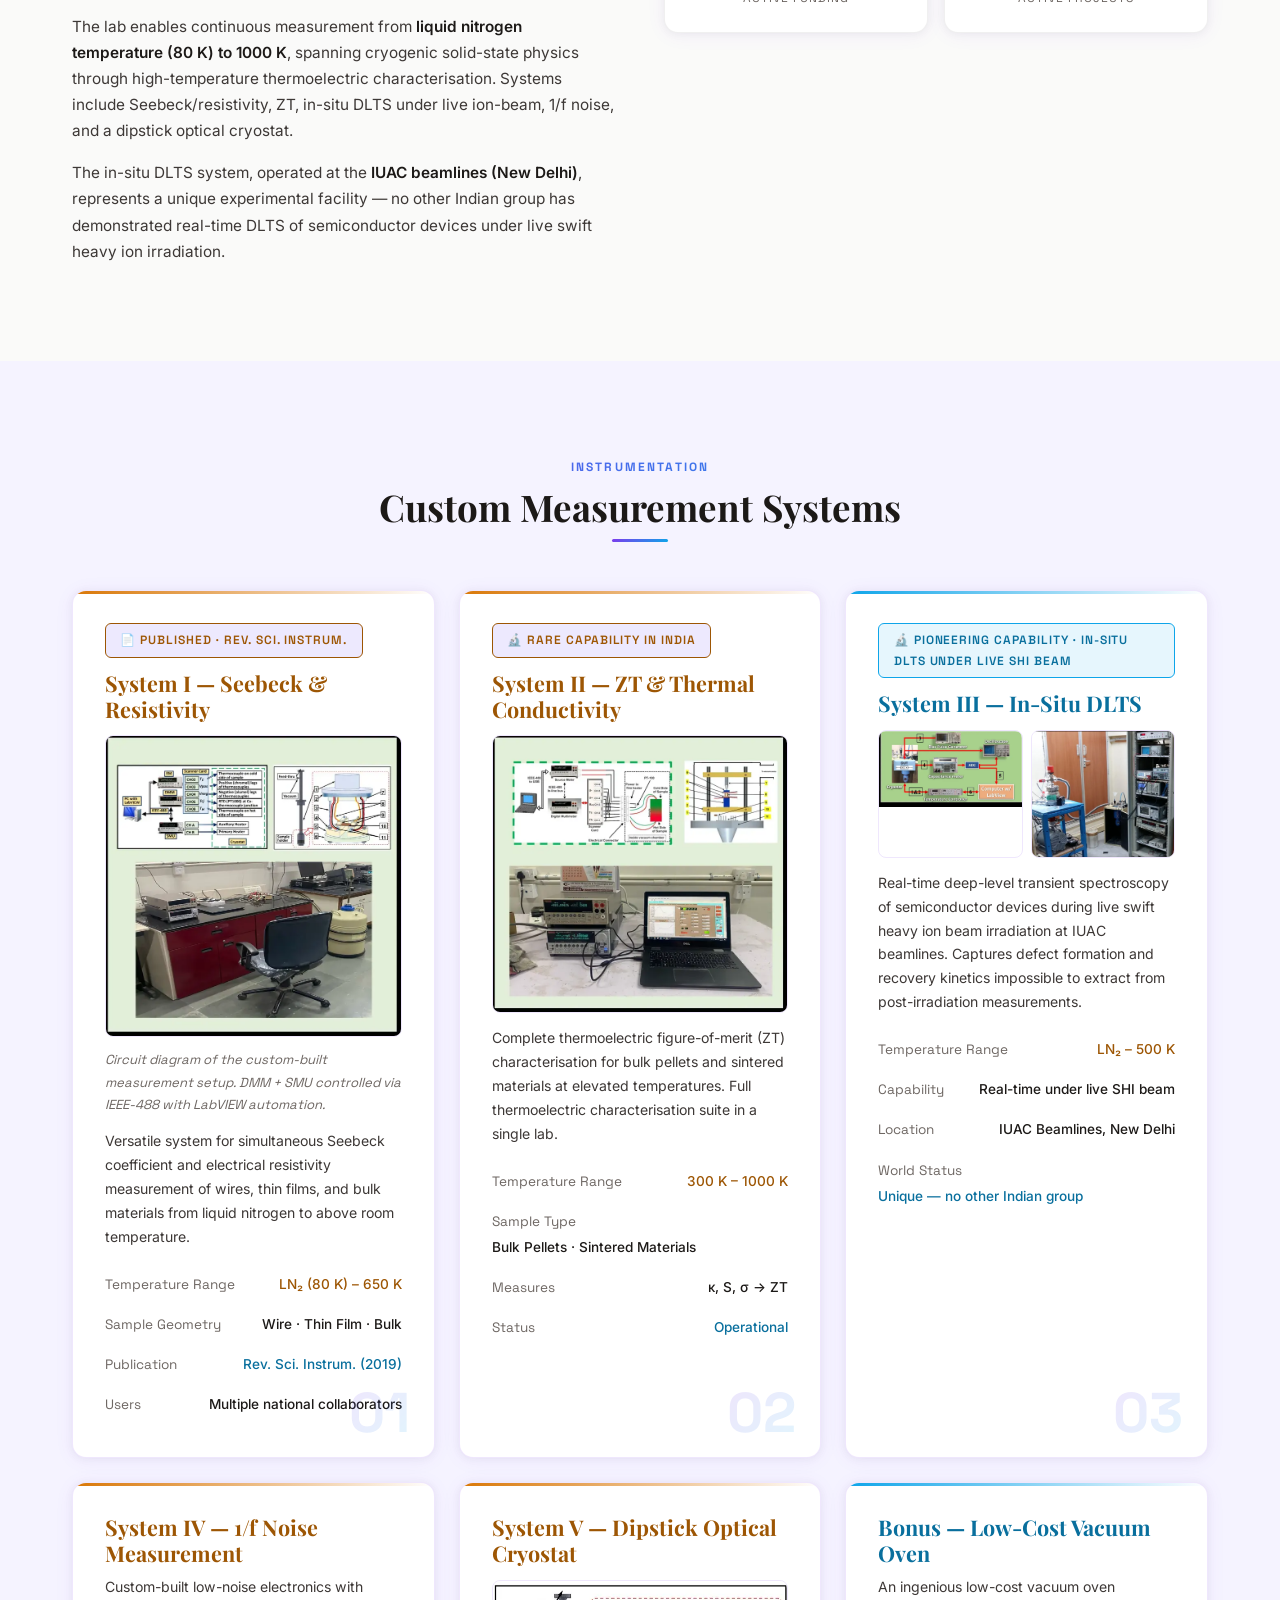
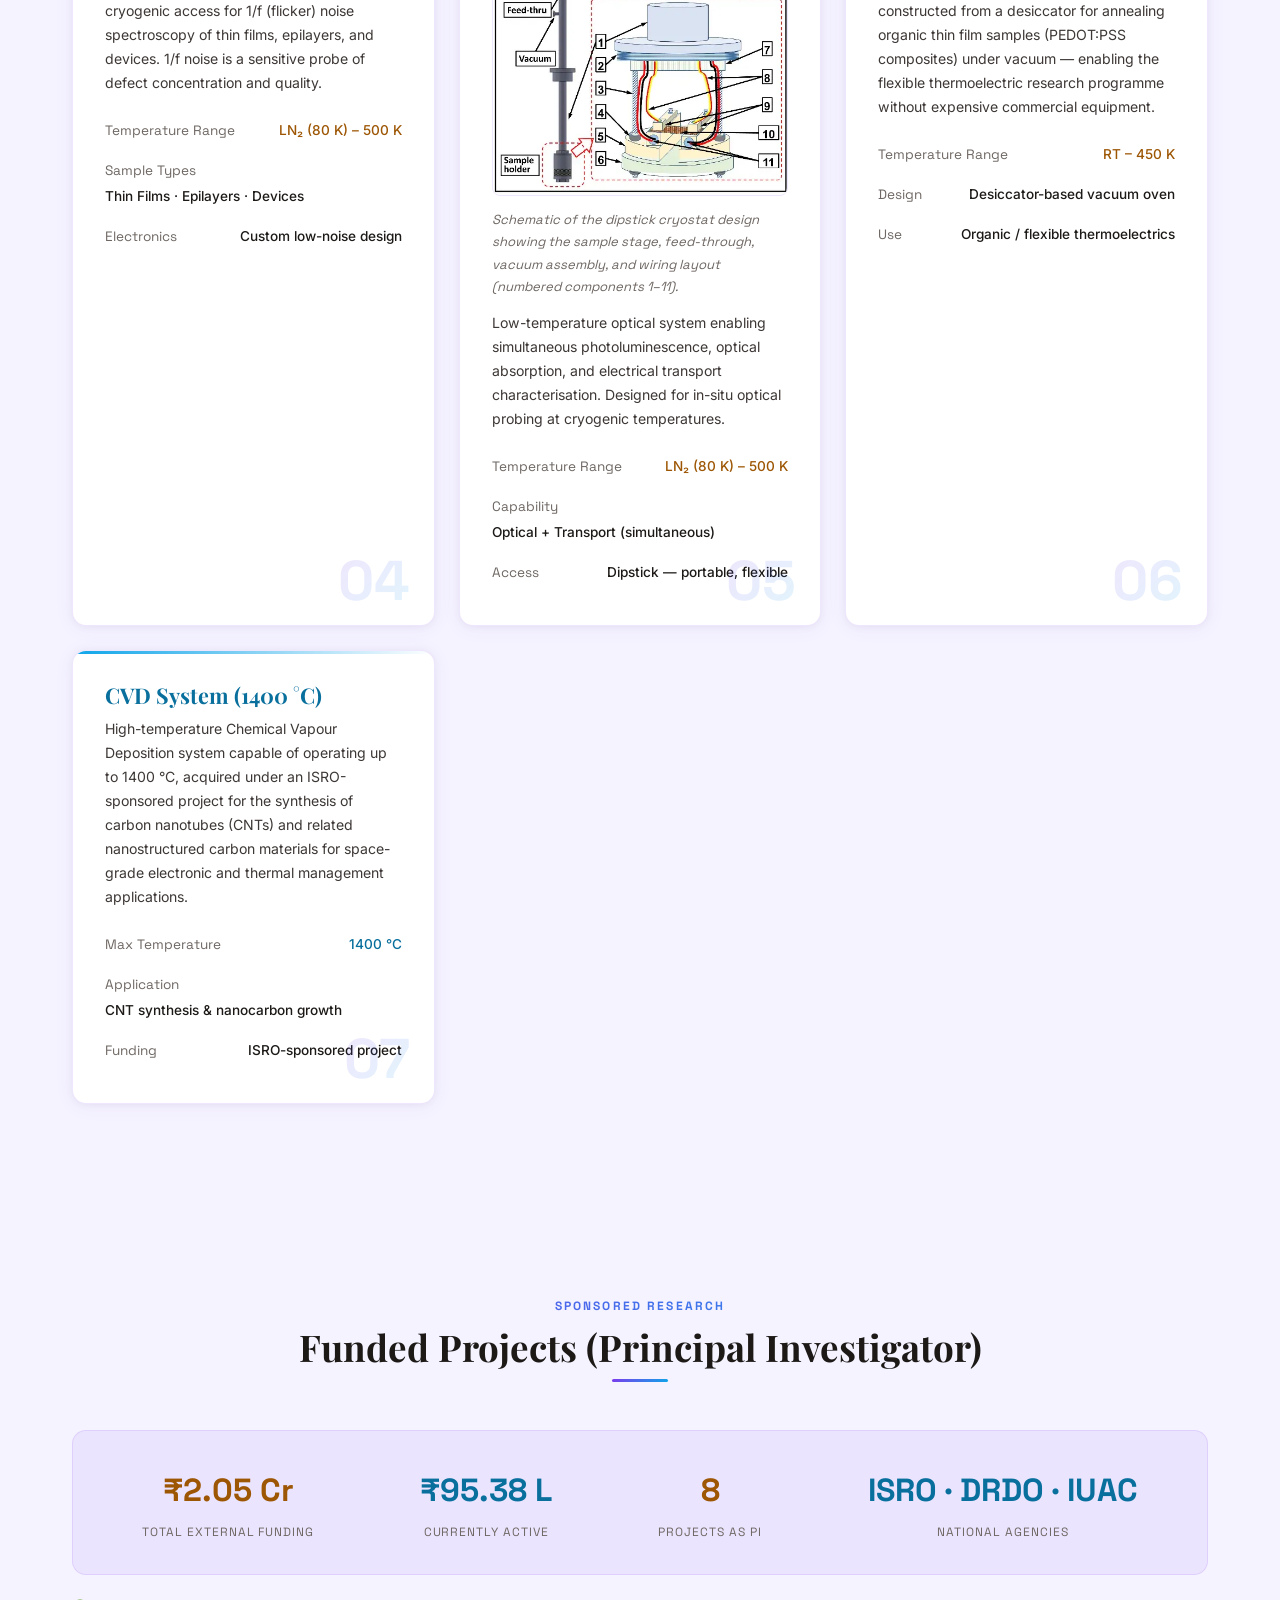
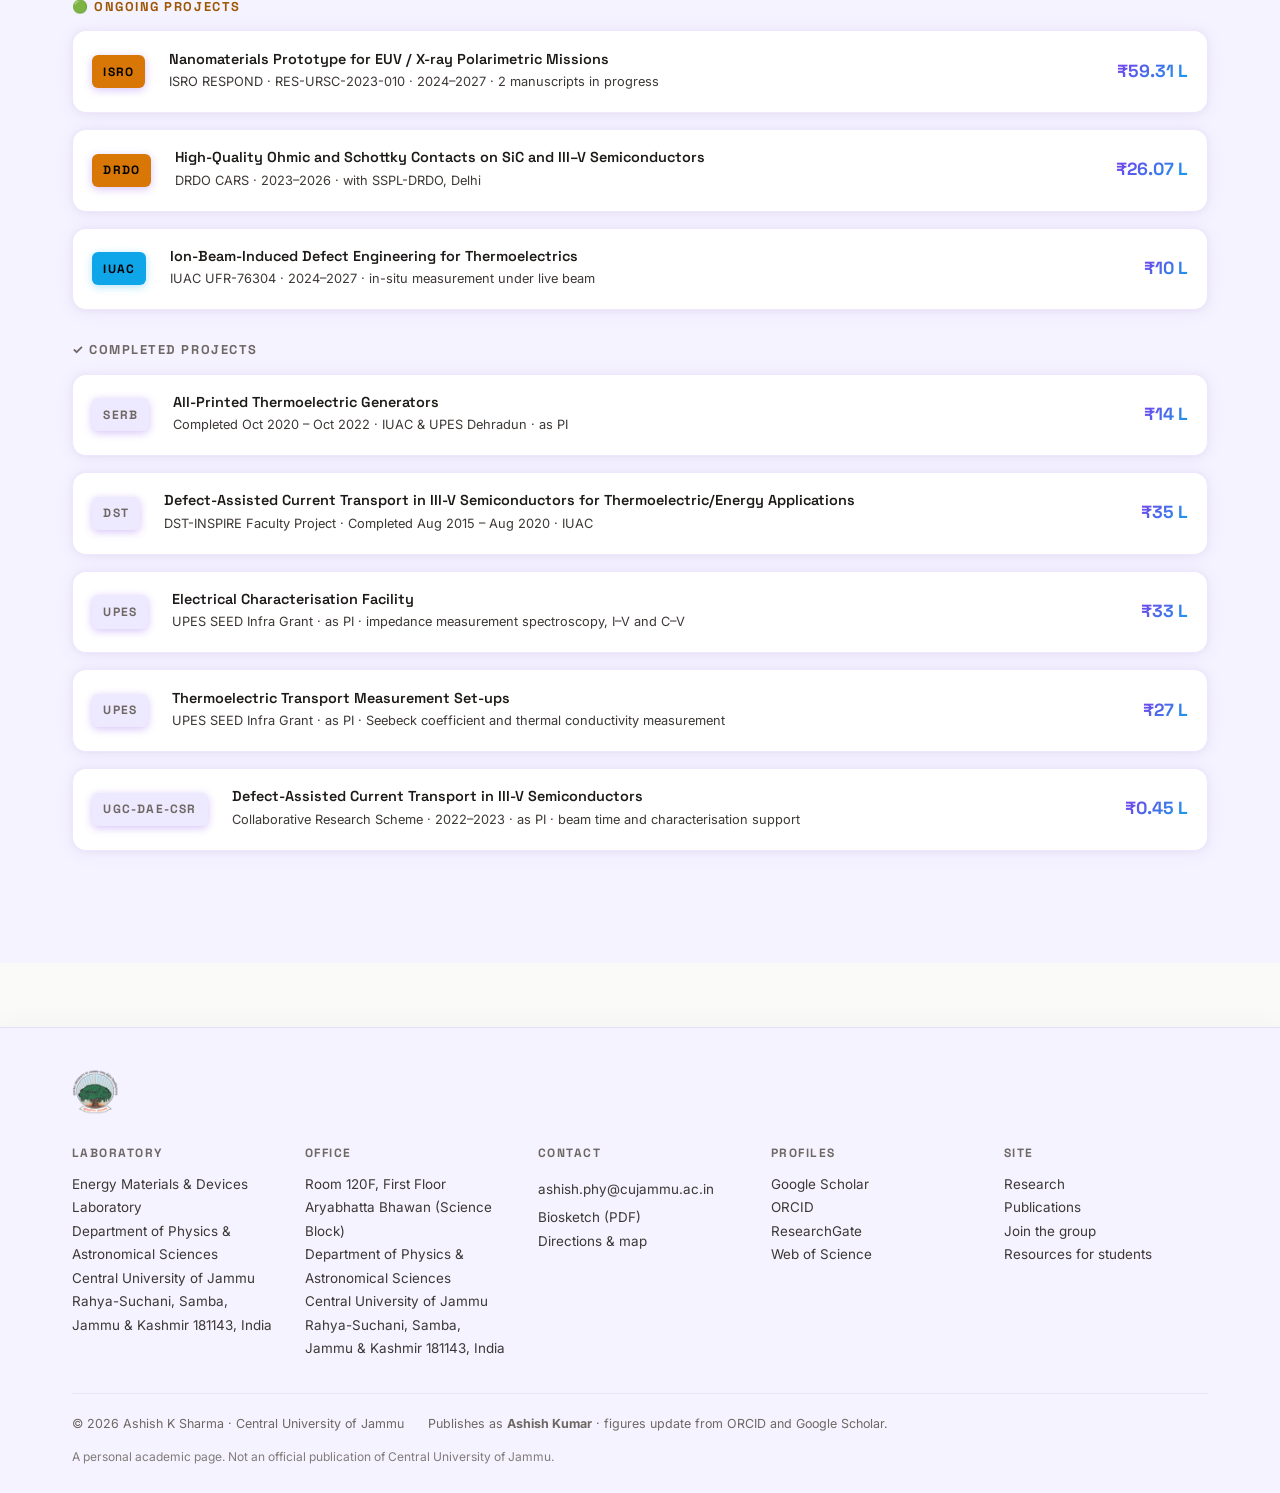
<file: research.html>
<!DOCTYPE html>
<html lang="en">
<head>
<meta charset="UTF-8">
<meta name="viewport" content="width=device-width, initial-scale=1.0, viewport-fit=cover">
<meta name="theme-color" content="#7c3aed" media="(prefers-color-scheme: light)">
<meta name="theme-color" content="#14131a" media="(prefers-color-scheme: dark)">
<title>Research — Ashish K Sharma</title>
<meta name="description" content="Thermoelectric energy conversion, SiC and GaN power devices, defects, theory alongside experiment, and instruments built in-house.">
<meta name="author" content="Ashish K Sharma">
<meta name="robots" content="index, follow, max-image-preview:large, max-snippet:-1">
<link rel="canonical" href="https://dr-aks.github.io/research.html">
<link rel="icon" href="assets/images/favicon.svg" type="image/svg+xml">
<link rel="icon" href="assets/images/favicon.ico" sizes="any">
<link rel="apple-touch-icon" href="assets/images/apple-touch-icon.png">
<link rel="manifest" href="site.webmanifest">
<link rel="alternate" type="text/markdown" href="/llms.txt" title="Structured summary for AI assistants">
<meta property="og:type" content="website">
<meta property="og:url" content="https://dr-aks.github.io/research.html">
<meta property="og:title" content="Research — Ashish K Sharma">
<meta property="og:description" content="Thermoelectric energy conversion, SiC and GaN power devices, defects, theory alongside experiment, and instruments built in-house.">
<meta property="og:image" content="https://dr-aks.github.io/assets/images/og-card.jpg">
<meta property="og:image:width" content="1200">
<meta property="og:image:height" content="630">
<meta property="og:image:alt" content="Prof. Ashish K Sharma — Energy Materials &amp; Devices Laboratory, Central University of Jammu">
<meta property="og:site_name" content="Ashish K Sharma — Energy Materials &amp; Devices Laboratory">
<meta property="og:locale" content="en_IN">
<meta name="twitter:card" content="summary_large_image">
<meta name="twitter:title" content="Research — Ashish K Sharma">
<meta name="twitter:description" content="Thermoelectric energy conversion, SiC and GaN power devices, defects, theory alongside experiment, and instruments built in-house.">
<meta name="twitter:image" content="https://dr-aks.github.io/assets/images/og-card.jpg">
<meta name="twitter:image:alt" content="Prof. Ashish K Sharma — Energy Materials &amp; Devices Laboratory, Central University of Jammu">
<!-- Critical, inline: WebKit was rendering images at natural size while the
     third-party font stylesheet blocked everything behind it. -->
<style>img,picture,video,svg{max-width:100%}picture{display:block}body{margin:0}</style>
<!-- Theme preference, applied before first paint so an explicit light/dark
     choice never flashes the wrong palette. Absence of this script leaves the
     page on the OS setting, which is the documented default. -->
<script>(function(){try{var t=localStorage.getItem("aks-theme");
if(t==="light"||t==="dark"){document.documentElement.setAttribute("data-theme",t);
var l=document.querySelector('meta[name="theme-color"][media*="light"]'),
d=document.querySelector('meta[name="theme-color"][media*="dark"]');
if(l&&d){l.media=(t==="light")?"all":"not all";d.media=(t==="dark")?"all":"not all";}}}catch(e){}})();</script>
<link rel="stylesheet" href="assets/css/style.css">
<link rel="stylesheet" href="assets/css/shell.css">
<link rel="preconnect" href="https://fonts.googleapis.com">
<link rel="preconnect" href="https://fonts.gstatic.com" crossorigin>
<link rel="stylesheet" href="https://fonts.googleapis.com/css2?family=Playfair+Display:wght@700;800&family=Space+Grotesk:wght@500;600;700&family=Inter:wght@400;500;600&display=swap" media="print" onload="this.media='all'">
<noscript><link rel="stylesheet" href="https://fonts.googleapis.com/css2?family=Playfair+Display:wght@700;800&family=Space+Grotesk:wght@500;600;700&family=Inter:wght@400;500;600&display=swap"></noscript>
<!-- Font Awesome, subset to the 84 icons this site actually uses and served
     from here: 102 KB of CSS plus 270 KB of webfonts became 4 KB and 10 KB,
     and the request no longer leaves the site. -->
<link rel="stylesheet" href="assets/css/icons.css">
<link rel="preload" href="assets/fonts/fa-solid-900-subset.woff2" as="font" type="font/woff2">
<script type="application/ld+json">{"@context":"https://schema.org","@type":"WebPage","@id":"https://dr-aks.github.io/research.html#page","name":"Research — Ashish K Sharma","isPartOf":{"@id":"https://dr-aks.github.io/#website"},"about":{"@id":"https://dr-aks.github.io/#person"},"author":{"@id":"https://dr-aks.github.io/#person"},"breadcrumb":{"@type":"BreadcrumbList","itemListElement":[{"@type":"ListItem","position":1,"name":"Home","item":"https://dr-aks.github.io/"},{"@type":"ListItem","position":2,"name":"Research","item":"https://dr-aks.github.io/research.html"}]},"mainEntity":{"@type":"ResearchProject","name":"Energy Materials & Devices Laboratory","parentOrganization":{"@type":"CollegeOrUniversity","name":"Central University of Jammu"},"founder":{"@id":"https://dr-aks.github.io/#person"},"member":{"@id":"https://dr-aks.github.io/#person"}}}</script>
<style>
/* ---- ported from the original research.html ---- */

    .research-block {
      display: grid; grid-template-columns: 60px 1fr; gap: 1.5rem;
      padding: 2.5rem 0; border-bottom: 1px solid rgba(255,255,255,0.05);
      align-items: start;
    }
    .research-block:last-child { border-bottom: none; }
    .research-num {
      font-family: var(--font-sans); font-size: 2.8rem; font-weight: 700;
      color: var(--theme-num); line-height: 1; padding-top: 0.2rem;
    }
    .research-body [data-h="3"] { color: var(--text); margin-bottom: 0.5rem; font-size: 1.3rem; }
    .research-body .sub { font-size: 0.8rem; color: var(--amber-ink); font-family: var(--font-sans); font-weight: 500; letter-spacing: 0.08em; text-transform: uppercase; margin-bottom: 0.8rem; display: block; }
    .research-body p { color: var(--text2); font-size: 0.95rem; line-height: 1.75; margin-bottom: 0.8rem; }
    .key-papers { margin-top: 1rem; padding: 1rem; background: rgba(124,58,237,0.05); border-left: 2px solid var(--amber); border-radius: 0 8px 8px 0; }
    .key-papers [data-h="5"] { font-size: 0.75rem; font-family: var(--font-sans); font-weight: 700; text-transform: uppercase; letter-spacing: 0.12em; color: var(--amber-ink); margin-bottom: 0.6rem; }
    .key-papers li { font-size: 0.82rem; color: var(--text2); margin-bottom: 0.4rem; list-style: none; padding-left: 1rem; position: relative; }
    .key-papers li::before { content: '★'; position: absolute; left: 0; color: var(--amber-ink); font-size: 0.75rem; top: 0.15rem; }
    .research-icon-lg { width: 56px; height: 56px; border-radius: 12px; display: flex; align-items: center; justify-content: center; font-size: 1.5rem; margin-bottom: 1rem; }
    .impact-box { background: rgba(14,165,233,0.08); border: 1px solid var(--border); border-radius: 8px; padding: 0.8rem 1rem; margin-top: 0.8rem; display: flex; align-items: center; gap: 0.6rem; font-size: 0.82rem; color: var(--sky-ink); }
  

  /* Scroll-reveal elements start at opacity:0 and are revealed by JS.
     Without JS they would stay invisible forever — show them immediately. */
  [data-anim]{opacity:1!important;transform:none!important}
  .fade-in{animation:none!important;opacity:1!important}

/* ---- ported from the original lab.html ---- */

    .system-card {
      background: var(--card); border: 1px solid var(--border); border-radius: var(--radius);
      padding: 2rem; transition: var(--transition); position: relative; overflow: hidden;
    }
    .system-card::before { content: ''; position: absolute; top: 0; left: 0; right: 0; height: 3px; background: linear-gradient(90deg, var(--amber), transparent); }
    .system-card.teal-bar::before { background: linear-gradient(90deg, var(--sky), transparent); }
    .system-card:hover { border-color: rgba(124,58,237,0.35); transform: translateY(-3px); }
    .system-num { font-family: var(--font-sans); font-size: 3.5rem; font-weight: 800; color: var(--theme-num); position: absolute; bottom: 1rem; right: 1.5rem; line-height: 1; }
    .spec-row { display: flex; justify-content: space-between; align-items: center; padding: 0.5rem 0; border-bottom: 1px solid rgba(255,255,255,0.04); font-size: 0.85rem; }
    .spec-row:last-child { border-bottom: none; }
    .spec-label { color: var(--text3); font-family: var(--font-sans); }
    .spec-val { color: var(--text); font-weight: 500; }
    .spec-val.gold { color: var(--amber-ink); }
    .spec-val.teal { color: var(--sky-ink); }
    .capability-grid { display: grid; grid-template-columns: repeat(auto-fill, minmax(min(200px,100%),1fr)); gap: 0.8rem; margin-top: 1.5rem; }
    .cap-chip { background: var(--card); border: 1px solid var(--border); border-radius: 8px; padding: 0.8rem 1rem; font-size: 0.82rem; color: var(--text2); font-family: var(--font-sans); display: flex; align-items: center; gap: 0.6rem; }
    .cap-chip i { color: var(--amber-ink); font-size: 0.9rem; }
    .project-row { display: grid; grid-template-columns: auto 1fr auto; gap: 1.5rem; align-items: center; padding: 1.2rem; background: var(--card); border: 1px solid var(--border); border-radius: var(--radius); margin-bottom: 1rem; transition: var(--transition); }
    .project-row:hover { border-color: rgba(124,58,237,0.3); }
    .project-row .agency-badge { font-family: var(--font-sans); font-size: 0.75rem; font-weight: 800; letter-spacing: 0.1em; text-transform: uppercase; color: #000; background: var(--amber); border-radius: 6px; padding: 0.4rem 0.7rem; }
    .project-row .agency-badge.teal { background: var(--sky); }
    .project-row [data-h="4"] { font-family: var(--font-sans); font-size: 0.9rem; color: var(--text); margin-bottom: 0.2rem; }
    .project-row p { font-size: 0.8rem; color: var(--text2); }
    .project-row .amount { font-family: var(--font-sans); font-size: 1.1rem; font-weight: 700; color: var(--amber-ink); text-align: right; }
    .world-first { display: inline-flex; align-items: center; gap: 0.5rem; background: rgba(14,165,233,0.1); border: 1px solid var(--sky); border-radius: 6px; padding: 0.4rem 0.9rem; font-size: 0.75rem; font-family: var(--font-sans); font-weight: 600; color: var(--sky-ink); text-transform: uppercase; letter-spacing: 0.08em; margin-bottom: 0.8rem; }
  

  /* Scroll-reveal elements start at opacity:0 and are revealed by JS.
     Without JS they would stay invisible forever — show them immediately. */
  [data-anim]{opacity:1!important;transform:none!important}
  .fade-in{animation:none!important;opacity:1!important}

/* ---- corrections applied after the ported page CSS ---- */
.pi-avatar{width:min(280px,100%);height:auto;aspect-ratio:1;max-width:100%}
.pi-card{grid-template-columns:minmax(0,300px) minmax(0,1fr)}
@media (max-width:768px){ .pi-card{grid-template-columns:minmax(0,1fr)} }
.funding-item{flex-wrap:wrap}
.funding-item .funding-amount{flex:none;white-space:nowrap}
.funding-item > div:not(.funding-amount){flex:1 1 10rem;min-width:0}
.spec-row{flex-wrap:wrap;gap:0.2rem 1rem}
.spec-label,.spec-val{min-width:0;overflow-wrap:anywhere}
@media (max-width:560px){
  .research-block{grid-template-columns:minmax(0,1fr);gap:0.4rem}
  .project-row{grid-template-columns:minmax(0,1fr)}
}
.research-block,.project-row{min-width:0}
.research-block > *,.project-row > *{min-width:0}
/* a stat tile's figure must shrink with its tile, not spill out of it */
.card.text-center > div:first-child{font-size:clamp(1.15rem,5.5vw,2rem)!important;
  overflow-wrap:anywhere;hyphens:auto}
.card.text-center > div{overflow-wrap:anywhere}

/* The ten landmark papers sit in bordered cards with 1.3rem of left padding;
   the live ORCID list was rendering flush against the container, so the two
   lists on the same page started at different left edges. They match now. */
#orcid-pubs-container .pub-item{border:1px solid var(--border);
  border-radius:var(--radius);background:var(--card);
  padding:0.85rem 1.5rem 0.85rem 1.3rem;margin-bottom:0.55rem;
  border-left:3px solid var(--border2)}
#orcid-pubs-container .pub-item:hover{border-color:rgba(124,58,237,0.3);
  border-left-color:var(--violet)}
#orcid-pubs-container .pub-item:last-child{border-bottom:1px solid var(--border)}
#orcid-pubs-container .year-heading{padding-left:0.1rem}
</style>
</head>
<body>
<a class="skip-link" href="#main">Skip to content</a>
<div class="announce" role="region" aria-label="Announcement">
  <div class="wrap announce-in">
    <span class="ann-tag">Open</span>
    <p><span class="ann-long">PhD and project positions are open for candidates with NET/JRF, INSPIRE or institutional fellowships.</span><span class="ann-short">PhD and project positions are open.</span> <a href="people.html#join">How to apply &rarr;</a></p>
    <button type="button" class="ann-x" aria-label="Dismiss announcement">&times;</button>
  </div>
</div>
<header class="site-head" id="siteHead">
  <div class="wrap head-in">
    <a class="brand" href="index.html">
      <img src="assets/images/cuj-logo.png"
           srcset="assets/images/cuj-logo@2x.png 2x, assets/images/cuj-logo@3x.png 3x"
           width="56" height="53" alt="Central University of Jammu">
      <span class="brand-txt">
        <b>Ashish K Sharma</b>
        <i>Energy Materials &amp; Devices Laboratory</i>
      </span>
    </a>
    <button class="theme-toggle" type="button" id="themeToggle" data-theme-pref="auto"
            aria-label="Colour theme: following system setting. Activate to choose light."
            title="Colour theme: following system setting">
      <svg class="ti ti-auto" viewBox="0 0 24 24" aria-hidden="true" focusable="false"><circle cx="12" cy="12" r="9" fill="none" stroke="currentColor" stroke-width="1.9"/><path d="M12 3.6a8.4 8.4 0 0 1 0 16.8z" fill="currentColor"/></svg>
      <svg class="ti ti-light" viewBox="0 0 24 24" aria-hidden="true" focusable="false"><circle cx="12" cy="12" r="4.1" fill="currentColor"/><g stroke="currentColor" stroke-width="1.9" stroke-linecap="round"><path d="M12 2.2v2.5M12 19.3v2.5M2.2 12h2.5M19.3 12h2.5M5.1 5.1l1.8 1.8M17.1 17.1l1.8 1.8M18.9 5.1l-1.8 1.8M6.9 17.1l-1.8 1.8"/></g></svg>
      <svg class="ti ti-dark" viewBox="0 0 24 24" aria-hidden="true" focusable="false"><path d="M20.6 14.8A8.7 8.7 0 0 1 9.2 3.4a9 9 0 1 0 11.4 11.4z" fill="currentColor"/></svg>
    </button>
    <button class="nav-burger" type="button" aria-expanded="false" aria-controls="mainmenu"
            aria-label="Main menu"><span></span><span></span><span></span></button>
    <nav class="mainmenu" id="mainmenu" aria-label="Main">
      <ul>
      <li><a href="index.html">Home</a></li>
      <li><a href="research.html" aria-current="page">Research</a></li>
      <li><a href="publications.html">Publications</a></li>
      <li><a href="people.html">People</a></li>
      <li><a href="news.html">News &amp; Gallery</a></li>
      <li><a href="resources.html">Resources</a></li>
      <li><a href="about.html">About</a></li>
      </ul>
    </nav>
  </div>
</header>

<nav class="onthispage" id="onthispage" aria-label="On this page">
  <div class="otp-head">
    <span class="otp-label">On this page</span>
    <button type="button" class="otp-toggle" aria-expanded="false" aria-controls="otp-list">Sections</button>
  </div>
  <ul id="otp-list">
        <li><a href="#energy">Energy</a></li>
        <li><a href="#devices">Power devices</a></li>
        <li><a href="#defects">Defects</a></li>
        <li><a href="#theory">Theory</a></li>
        <li><a href="#instrumentation">Instruments built</a></li>
        <li><a href="#new-materials">New materials</a></li>
        <li><a href="#lab">Laboratory</a></li>
        <li><a href="#instruments">Instruments</a></li>
        <li><a href="#projects">Funded projects</a></li>
  </ul>
</nav>
<main id="main" tabindex="-1">
<div class="page-hero lattice-bg">
  <div class="container">
    <div class="page-hero-content">
      <span class="section-label">Research Programme</span>
      <h1>Key Research Areas</h1>
      <p>Energy conversion, power semiconductor devices and the defects that limit both &mdash; measured on instruments the group designed and built, and answered by calculation as well as experiment.</p>
    </div>
  </div>
</div><section class="section">
  <div class="container">

    <div class="tight" style="margin-bottom:2.4rem;">
      <p style="color:var(--text2);font-size:0.97rem;line-height:1.75;">
        Six lines of work, held together by one question: what do defects do to the
        electrical and thermal transport of a semiconductor, and how far can that be
        turned to use. They map onto three national programmes directly &mdash; the
        <strong>India Semiconductor Mission</strong> needs qualified contacts and
        radiation-tolerant devices on SiC and GaN, which is what the DRDO CARS work
        delivers; the <strong>National Quantum Mission</strong> needs deep-level
        spectroscopy of the single-defect states that decide coherence and yield in
        wide-bandgap and 2D platforms, which is what the DLTS facility measures; and
        the <strong>Indian space programme</strong> needs mirrors, detectors and
        electronics that survive the radiation environment, which is what the ISRO
        RESPOND project and the carbon-nanotube work address.
      </p>
    </div>

    <!-- R1 -->
    <div class="research-block" id="energy">
      <div class="research-num">01</div>
      <div class="research-body">
        <span class="sub"><i class="fas fa-fire-flame-curved" aria-hidden="true" style="margin-right:0.4rem;"></i>Energy &mdash; Thermoelectric Power Conversion</span>
        <h2 data-h="3">Turning a Temperature Difference into Current</h2>
        <p>A thermoelectric leg makes electricity from a temperature gradient with no
          moving parts, no working fluid and nothing to service. The group works on all
          four families at once &mdash; <strong>inorganic</strong> (Bi<sub>2</sub>Te<sub>3</sub>
          co-doped with Sn and Zn, CoSb<sub>3</sub>, SrTiO<sub>3</sub>, and the
          wide-bandgap route through GaN and &beta;-Ga<sub>2</sub>O<sub>3</sub>),
          <strong>organic</strong> (PEDOT:PSS, FeCl<sub>3</sub>-doped P3HT),
          <strong>hybrid</strong> (PEDOT:PSS/Bi<sub>2</sub>Te<sub>3</sub> with reduced
          graphene oxide, PVDF with nickel nanowires), and <strong>flexible and
          printed</strong> devices built from them.</p>
        <p>Two results anchor the line. Bismuth telluride, the industry standard, gives
          up above about 150&nbsp;&deg;C; GaN and &beta;-Ga<sub>2</sub>O<sub>3</sub> keep
          working far beyond it, and the group published the first wide-temperature
          Seebeck and Hall study of &beta;-Ga<sub>2</sub>O<sub>3</sub> single crystals
          across 80&ndash;630&nbsp;K. On the printable side, adding reduced graphene
          oxide to a PEDOT:PSS/Bi<sub>2</sub>Te<sub>3</sub> film raised the power factor
          enough to win the RSC Advances Outstanding Student Paper Award for 2024.</p>
        <div class="tags" style="margin-bottom:1rem;">
          <span class="tag">Organic &middot; Inorganic &middot; Hybrid</span>
          <span class="tag">Flexible &amp; printed devices</span>
          <span class="tag">Seebeck &middot; ZT &middot; &kappa;</span>
          <span class="tag gold-tag">SERB &middot; DST-INSPIRE funded</span>
        </div>
        <div class="key-papers">
          <h3 data-h="5">Key papers</h3>
          <ul>
            <li>Wide Range (80&ndash;630 K) Seebeck Study of &beta;-Ga<sub>2</sub>O<sub>3</sub> Single Crystals &middot; Appl. Phys. Lett. 2021</li>
            <li>GaN Thermoelectric Properties: Experimental &amp; DFT Study &middot; Phys. Chem. Chem. Phys. 2021</li>
            <li>PEDOT:PSS/Bi<sub>2</sub>Te<sub>3</sub>/rGO Ternary Composite Films &middot; RSC Advances 2024 &mdash; RSC Outstanding Student Paper Award</li>
            <li>PVDF/Ni-NW Composite Films: n-Type Thermoelectric for Flexible Harvesting &middot; Polym. Compos. 2025</li>
          </ul>
        </div>
      </div>
    </div>

    <!-- R2 -->
    <div class="research-block" id="devices">
      <div class="research-num">02</div>
      <div class="research-body">
        <span class="sub"><i class="fas fa-microchip" aria-hidden="true" style="margin-right:0.4rem;"></i>Power Semiconductor Devices</span>
        <h3 data-h="3">Devices That Hold Up at High Field, High Temperature and High Dose</h3>
        <p>The materials are <strong>SiC, GaN, &beta;-Ga<sub>2</sub>O<sub>3</sub> and
          graphene on silicon</strong>; the devices are <strong>Schottky diodes, AlGaN/GaN
          HEMTs, photodetectors and heterostructures</strong>. What decides whether any of
          them works is the interface: the metal&ndash;semiconductor contact, the barrier
          it forms, and the states sitting at it.</p>
        <p>Chemically passivating a GaN surface with a ruthenium solution raised the
          Schottky barrier from 0.78 to 0.91&nbsp;eV and cut reverse leakage by two orders
          of magnitude &mdash; a decade-long line of work, published in Appl. Phys. Lett.
          in 2014 and again in 2023, and picked up as a Research Review by
          <em>Compound Semiconductor</em>. The active DRDO CARS project carries it into
          qualified ohmic and Schottky contact metallurgy on SiC and III&ndash;V
          material for SSPL-DRDO: the contact problem that the
          <strong>India Semiconductor Mission</strong> has to solve before domestic
          power devices become manufacturable.</p>
        <div class="tags" style="margin-bottom:1rem;">
          <span class="tag">SiC &middot; GaN &middot; Ga<sub>2</sub>O<sub>3</sub> &middot; Graphene/Si</span>
          <span class="tag">Schottky &middot; HEMT &middot; photodetector</span>
          <span class="tag">Ohmic contact metallurgy</span>
          <span class="tag gold-tag">DRDO CARS funded</span>
        </div>
        <div class="key-papers">
          <h4 data-h="5">Key papers</h4>
          <ul>
            <li>Barrier Height Enhancement using Ru-Based Passivation &middot; Appl. Phys. Lett. 2014</li>
            <li>Surface States Passivation in GaN by Ruthenium Solution &middot; Appl. Phys. Lett. 2023 &mdash; Featured in <em>Compound Semiconductor</em></li>
            <li>Trap Analysis on Pt-AlGaN/GaN SBD through DLTS &middot; J. Semicond. 2023</li>
            <li>Pt/MoS<sub>2</sub> Schottky Barrier Junction Transport &middot; J. Alloys Compd. 2019</li>
          </ul>
        </div>
      </div>
    </div>

    <!-- R3 -->
    <div class="research-block" id="defects">
      <div class="research-num">03</div>
      <div class="research-body">
        <span class="sub"><i class="fas fa-circle-dot" aria-hidden="true" style="margin-right:0.4rem;"></i>Defects in Semiconductors</span>
        <h3 data-h="3">Native, Irradiated, Implanted &mdash; and Measured While They Form</h3>
        <p>Every device above is limited by defects the crystal came with and defects
          something put there. The group treats both: <strong>native</strong> point defects
          and dislocations from growth, and <strong>induced</strong> defects from swift
          heavy ion irradiation, implantation and gamma exposure. The measurement is deep
          level transient spectroscopy across 80&ndash;500&nbsp;K, with 1/<i>f</i> noise,
          Hall transport and admittance spectroscopy alongside it.</p>
        <p>The distinctive capability is <strong>in-situ DLTS under a live beam</strong>:
          the sample sits in the beamline at the IUAC 15UD Pelletron and the trap spectrum
          is recorded <em>while</em> ions arrive, rather than reconstructed afterwards from
          a cooled-down sample. Defect formation and annealing kinetics that post-irradiation
          measurement simply cannot see &mdash; because the transient states have already
          relaxed &mdash; are visible directly. Single-defect spectroscopy of this kind is
          also what the <strong>National Quantum Mission</strong> needs from wide-bandgap
          and 2D platforms, where one charge state decides coherence.</p>
        <div class="tags" style="margin-bottom:1rem;">
          <span class="tag">Native &amp; induced defects</span>
          <span class="tag">DLTS &middot; 1/f noise &middot; Hall</span>
          <span class="tag">100&ndash;200 MeV O, Ag, Ni, Au</span>
          <span class="tag gold-tag">IUAC UFR funded</span>
        </div>
        <div class="impact-box">
          <i class="fas fa-star" aria-hidden="true"></i>
          <span>In-situ DLTS under a live swift-heavy-ion beam &mdash; the only facility of
            its kind anywhere.</span>
        </div>
        <div class="key-papers">
          <h4 data-h="5">Key papers</h4>
          <ul>
            <li>In-Situ DLTS of GaN SBDs under Live SHI Irradiation &middot; Semicond. Sci. Technol. 2018</li>
            <li>Ion-Induced Transformation of Shallow to Deep Defects in GaN &middot; Nucl. Instrum. Methods B 2024</li>
            <li>Swift Heavy Ion Irradiation of GaN: Defect Dynamics (Invited Review) &middot; J. Mater. Sci. Mater. Electron. 2025</li>
            <li>DLTS in Wide-Bandgap Semiconductors: Methods and Defect Fingerprints &middot; Mater. Today Phys. 2026</li>
          </ul>
        </div>
      </div>
    </div>

    <!-- R4 -->
    <div class="research-block" id="theory">
      <div class="research-num">04</div>
      <div class="research-body">
        <span class="sub"><i class="fas fa-code" aria-hidden="true" style="margin-right:0.4rem;"></i>A Dual Approach &mdash; Experiment with Theory Behind It</span>
        <h3 data-h="3">Every Measurement Answered by a Calculation</h3>
        <p>A capacitance transient tells you a trap sits 0.6&nbsp;eV below the conduction
          band. It does not tell you which atom is missing. The group pairs each
          experimental campaign with first-principles and transport modelling, so that a
          measured level can be assigned to a structure rather than catalogued as a
          number.</p>
        <p>The toolchain is <strong>SRIM/TRIM</strong> for the stopping and range of the
          incident ion and the damage profile it leaves; <strong>molecular dynamics</strong>
          for the cascade and its relaxation; <strong>DFT</strong> in
          <strong>Quantum ATK</strong> and <strong>WIEN2k</strong> for formation energies,
          charge-state transition levels, band structure and the Seebeck coefficient from
          the Boltzmann transport equation. The GaN thermoelectric work and the Heusler
          alloy screening were both experiment and calculation from the start, not a
          calculation bolted on afterwards.</p>
        <div class="tags" style="margin-bottom:1rem;">
          <span class="tag">SRIM / TRIM</span>
          <span class="tag">Molecular dynamics</span>
          <span class="tag">DFT &mdash; Quantum ATK, WIEN2k</span>
          <span class="tag">Boltzmann transport</span>
        </div>
        <div class="key-papers">
          <h4 data-h="5">Key papers</h4>
          <ul>
            <li>Thermoelectric Properties of GaN: Experimental and Theoretical Investigation &middot; Phys. Chem. Chem. Phys. 2021</li>
            <li>First-Principles Study of FeRuTiX Quaternary Heusler Compounds &middot; Z. Anorg. Allg. Chem. 2023</li>
            <li>Ab-Initio Stability of Iridium-Based Full and Quaternary Heusler Alloys &middot; Physica B 2024</li>
          </ul>
        </div>
      </div>
    </div>

    <!-- R5 -->
    <div class="research-block" id="instrumentation">
      <div class="research-num">05</div>
      <div class="research-body">
        <span class="sub"><i class="fas fa-wave-square" aria-hidden="true" style="margin-right:0.4rem;"></i>Building the Infrastructure</span>
        <h3 data-h="3">More Than Five Instruments, Built Here, at a Fraction of the Price</h3>
        <p>Commercial systems for this work cost tens of lakhs each and arrive configured
          for somebody else's experiment. The group designs and commissions its own: five
          cryogenic measurement systems so far, all still in routine operation, each built
          for high precision at low cost and each opened to users beyond the group.</p>
        <p>The Seebeck and resistivity system (80&ndash;650&nbsp;K, wire, film and bulk) was
          published in <em>Review of Scientific Instruments</em> in 2019 and is now used by
          collaborating national groups. Alongside it: a ZT and thermal conductivity system
          to 1000&nbsp;K, the in-situ DLTS setup, a 1/<i>f</i> noise measurement system, a
          dipstick optical cryostat, and a CVD growth system to 1400&nbsp;&deg;C
          commissioned in the Department at Central University of Jammu. A DST-FIST pulsed
          laser deposition system is being procured and will be open to departmental users.</p>
        <div class="tags" style="margin-bottom:1rem;">
          <span class="tag">5+ systems designed and built</span>
          <span class="tag">80 K &ndash; 1400 &deg;C</span>
          <span class="tag">High precision, low cost</span>
          <span class="tag gold-tag">Published Rev. Sci. Instrum.</span>
        </div>
        <div class="key-papers">
          <h4 data-h="5">Instrumentation publication</h4>
          <ul>
            <li>Apparatus for Seebeck Coefficient Measurement of Wire, Thin Film &amp; Bulk Materials (80&ndash;650 K) &middot; Rev. Sci. Instrum. 2019</li>
          </ul>
        </div>
      </div>
    </div>

    <!-- R6 -->
    <div class="research-block" id="new-materials">
      <div class="research-num">06</div>
      <div class="research-body">
        <span class="sub"><i class="fas fa-layer-group" aria-hidden="true" style="margin-right:0.4rem;"></i>New Materials, New Applications</span>
        <h3 data-h="3">2D Materials, Carbon Nanotubes, and What Space Asks of Them</h3>
        <p>Graphene, MoS<sub>2</sub> and multilayer carbon structures behave differently
          enough from bulk semiconductors that the defect toolkit has to be re-derived for
          them. Negative oxygen-ion bombardment of CVD graphene moves the Raman disorder
          ratio, the defect density and the Fermi level together, and the group has mapped
          that trajectory against fluence. Pt/MoS<sub>2</sub> junctions give a Schottky
          barrier with a controllable inhomogeneity.</p>
        <p>The application that pulls hardest is <strong>space</strong>. Carbon nanotube
          and nanomaterial multilayers are the candidate mirror and detector coatings for
          extreme-ultraviolet and soft X-ray polarimetry, and the ISRO RESPOND project is
          building prototypes for a future Indian polarimetric mission. The same materials
          have to survive the same radiation environment the defect work characterises,
          which is why the two lines share a beamline.</p>
        <div class="tags" style="margin-bottom:1rem;">
          <span class="tag">Graphene &middot; MoS<sub>2</sub> &middot; CNT</span>
          <span class="tag">EUV / soft X-ray multilayers</span>
          <span class="tag">Radiation-tolerant coatings</span>
          <span class="tag gold-tag">ISRO RESPOND funded</span>
        </div>
        <div class="key-papers">
          <h4 data-h="5">Key papers</h4>
          <ul>
            <li>Structural and Electrical Changes in Multilayer Graphene by Negative Oxygen Ion Bombardment &middot; Results Surf. Interfaces 2025</li>
            <li>Oxygen Ion Irradiation: Structural Modifications of CVD-Grown Graphene &middot; Nucl. Instrum. Methods B 2024</li>
            <li>Graphene-Derived Composites in Thermoelectric Energy Conversion (Review) &middot; Energy Adv. 2024</li>
          </ul>
        </div>
      </div>
    </div>

  </div>
</section>


<section id="lab" class="section">
  <div class="container">
    <div class="grid-2" style="gap:3rem;align-items:start;">
      <div>
        <span class="section-label">Overview</span>
        <h2 class="section-title" data-h="2">Experimental Infrastructure</h2>
        <div class="section-divider"></div>
        <p style="margin-bottom:1rem;">The Energy Materials &amp; Devices Laboratory houses five indigenous precision measurement systems, each independently designed and commissioned by the group. This in-house instrumentation provides full experimental control across a wide range of conditions, without dependence on shared or commercial infrastructure.</p>
        <p style="margin-bottom:1rem;">The lab enables continuous measurement from <strong>liquid nitrogen temperature (80 K) to 1000 K</strong>, spanning cryogenic solid-state physics through high-temperature thermoelectric characterisation. Systems include Seebeck/resistivity, ZT, in-situ DLTS under live ion-beam, 1/f noise, and a dipstick optical cryostat.</p>
        <p>The in-situ DLTS system, operated at the <strong>IUAC beamlines (New Delhi)</strong>, represents a unique experimental facility — no other Indian group has demonstrated real-time DLTS of semiconductor devices under live swift heavy ion irradiation.</p>
      </div>
      <div data-delay="2">
        <div style="display:grid;grid-template-columns:1fr 1fr;gap:1rem;">
          <div class="card text-center" style="padding:1.5rem 1rem;">
            <div style="font-size:2rem;font-weight:700;color:var(--amber-ink);font-family:var(--font-sans);">5</div>
            <div style="font-size:0.75rem;color:var(--text3);font-family:var(--font-sans);text-transform:uppercase;letter-spacing:0.08em;margin-top:0.3rem;">Custom Systems</div>
          </div>
          <div class="card text-center" style="padding:1.5rem 1rem;">
            <div style="font-size:2rem;font-weight:700;color:var(--sky-ink);font-family:var(--font-sans);">80–1000K</div>
            <div style="font-size:0.75rem;color:var(--text3);font-family:var(--font-sans);text-transform:uppercase;letter-spacing:0.08em;margin-top:0.3rem;">Temperature Range</div>
          </div>
          <div class="card text-center" style="padding:1.5rem 1rem;">
            <div style="font-size:2rem;font-weight:700;color:var(--amber-ink);font-family:var(--font-sans);">₹95L</div>
            <div style="font-size:0.75rem;color:var(--text3);font-family:var(--font-sans);text-transform:uppercase;letter-spacing:0.08em;margin-top:0.3rem;">Active Funding</div>
          </div>
          <div class="card text-center" style="padding:1.5rem 1rem;">
            <div style="font-size:2rem;font-weight:700;color:var(--sky-ink);font-family:var(--font-sans);">3</div>
            <div style="font-size:0.75rem;color:var(--text3);font-family:var(--font-sans);text-transform:uppercase;letter-spacing:0.08em;margin-top:0.3rem;">Active Projects</div>
          </div>
        </div>
      </div>
    </div>
  </div>
</section>

<section class="section section-alt" id="instruments">
  <div class="container">
    <div class="text-center mb-3">
      <span class="section-label">Instrumentation</span>
      <h2 class="section-title" data-h="2">Custom Measurement Systems</h2>
      <div class="section-divider" style="margin:0 auto 1rem;"></div>
    </div>

    <div style="display:grid;grid-template-columns:repeat(auto-fill,minmax(min(340px,100%),1fr));gap:1.5rem;">

      <div class="system-card" data-delay="1">
        <div class="world-first" style="background:var(--bg3);border-color:var(--amber-ink);color:var(--amber-ink);">📄 Published · Rev. Sci. Instrum.</div>
        <h3 style="color:var(--amber-ink);margin-bottom:0.5rem;" data-h="3">System I — Seebeck &amp; Resistivity</h3>
        <!-- Circuit diagram -->
        <div style="margin:0.8rem 0;border-radius:8px;overflow:hidden;border:1px solid var(--border);">
          <picture><source type="image/webp" srcset="assets/images/seebeck-480.webp 480w, assets/images/seebeck-720.webp 720w, assets/images/seebeck-960.webp 960w, assets/images/seebeck.webp 1200w" sizes="(max-width:700px) 92vw, 560px"><img loading="lazy" decoding="async" src="assets/images/seebeck.jpg"
               alt="Seebeck &amp; Resistivity Measurement Setup — Circuit Diagram"
               style="width:100%;height:auto;display:block;"
               onerror="this.parentElement.style.display='none';" width="1200" height="1219" srcset="assets/images/seebeck-480.jpg 480w, assets/images/seebeck-720.jpg 720w, assets/images/seebeck-960.jpg 960w, assets/images/seebeck.jpg 1200w" sizes="(max-width:700px) 92vw, 560px"></picture>
        </div>
        <p style="font-size:0.82rem;color:var(--text3);font-style:italic;margin-bottom:0.8rem;font-family:var(--font-sans);">Circuit diagram of the custom-built measurement setup. DMM + SMU controlled via IEEE-488 with LabVIEW automation.</p>
        <p style="font-size:0.88rem;color:var(--text2);margin-bottom:1rem;">Versatile system for simultaneous Seebeck coefficient and electrical resistivity measurement of wires, thin films, and bulk materials from liquid nitrogen to above room temperature.</p>
        <div class="spec-row"><span class="spec-label">Temperature Range</span><span class="spec-val gold">LN₂ (80 K) – 650 K</span></div>
        <div class="spec-row"><span class="spec-label">Sample Geometry</span><span class="spec-val">Wire · Thin Film · Bulk</span></div>
        <div class="spec-row"><span class="spec-label">Publication</span><span class="spec-val teal">Rev. Sci. Instrum. (2019)</span></div>
        <div class="spec-row"><span class="spec-label">Users</span><span class="spec-val">Multiple national collaborators</span></div>
        <div class="system-num">01</div>
      </div>

      <div class="system-card" data-delay="2">
        <div class="world-first" style="background:var(--bg3);border-color:var(--amber-ink);color:var(--amber-ink);">🔬 Rare Capability in India</div>
        <h3 style="color:var(--amber-ink);margin-bottom:0.5rem;" data-h="3">System II — ZT &amp; Thermal Conductivity</h3>
        <div style="margin:0.8rem 0;border-radius:8px;overflow:hidden;border:1px solid var(--border);">
          <picture><source type="image/webp" srcset="assets/images/zt-system-480.webp 480w, assets/images/zt-system-720.webp 720w, assets/images/zt-system-960.webp 960w, assets/images/zt-system.webp 1200w" sizes="(max-width:700px) 92vw, 560px"><img loading="lazy" decoding="async" src="assets/images/zt-system.jpg"
               alt="ZT &amp; Thermal Conductivity Measurement Setup"
               style="width:100%;height:auto;display:block;"
               onerror="this.parentElement.style.display='none';" width="1200" height="1124" srcset="assets/images/zt-system-480.jpg 480w, assets/images/zt-system-720.jpg 720w, assets/images/zt-system-960.jpg 960w, assets/images/zt-system.jpg 1200w" sizes="(max-width:700px) 92vw, 560px"></picture>
        </div>
        <p style="font-size:0.88rem;color:var(--text2);margin-bottom:1rem;">Complete thermoelectric figure-of-merit (ZT) characterisation for bulk pellets and sintered materials at elevated temperatures. Full thermoelectric characterisation suite in a single lab.</p>
        <div class="spec-row"><span class="spec-label">Temperature Range</span><span class="spec-val gold">300 K – 1000 K</span></div>
        <div class="spec-row"><span class="spec-label">Sample Type</span><span class="spec-val">Bulk Pellets · Sintered Materials</span></div>
        <div class="spec-row"><span class="spec-label">Measures</span><span class="spec-val">κ, S, σ → ZT</span></div>
        <div class="spec-row"><span class="spec-label">Status</span><span class="spec-val teal">Operational</span></div>
        <div class="system-num">02</div>
      </div>

      <div class="system-card teal-bar" data-delay="3">
        <div class="world-first">🔬 Pioneering Capability · In-Situ DLTS under Live SHI Beam</div>
        <h3 style="color:var(--sky-ink);margin-bottom:0.5rem;" data-h="3">System III — In-Situ DLTS</h3>
        <div style="margin:0.8rem 0;display:grid;grid-template-columns:1fr 1fr;gap:0.5rem;">
          <div style="border-radius:8px;overflow:hidden;border:1px solid var(--border);">
            <picture><source type="image/webp" srcset="assets/images/dlts-system-480.webp 480w, assets/images/dlts-system-720.webp 720w, assets/images/dlts-system-960.webp 960w, assets/images/dlts-system.webp 1200w" sizes="(max-width:700px) 92vw, 560px"><img loading="lazy" decoding="async" src="assets/images/dlts-system.jpg" alt="DLTS System" style="width:100%;height:auto;display:block;" onerror="this.parentElement.style.display='none';" width="1200" height="641" srcset="assets/images/dlts-system-480.jpg 480w, assets/images/dlts-system-720.jpg 720w, assets/images/dlts-system-960.jpg 960w, assets/images/dlts-system.jpg 1200w" sizes="(max-width:700px) 92vw, 560px"></picture>
          </div>
          <div style="border-radius:8px;overflow:hidden;border:1px solid var(--border);">
            <picture><source type="image/webp" srcset="assets/images/dlts-insitu-480.webp 480w, assets/images/dlts-insitu-720.webp 720w, assets/images/dlts-insitu-960.webp 960w, assets/images/dlts-insitu.webp 1063w" sizes="(max-width:700px) 92vw, 560px"><img loading="lazy" decoding="async" src="assets/images/dlts-insitu.jpg" alt="In-Situ DLTS Setup at IUAC" style="width:100%;height:auto;display:block;" onerror="this.parentElement.style.display='none';" width="1063" height="941" srcset="assets/images/dlts-insitu-480.jpg 480w, assets/images/dlts-insitu-720.jpg 720w, assets/images/dlts-insitu-960.jpg 960w, assets/images/dlts-insitu.jpg 1063w" sizes="(max-width:700px) 92vw, 560px"></picture>
          </div>
        </div>
        <p style="font-size:0.88rem;color:var(--text2);margin-bottom:1rem;">Real-time deep-level transient spectroscopy of semiconductor devices during live swift heavy ion beam irradiation at IUAC beamlines. Captures defect formation and recovery kinetics impossible to extract from post-irradiation measurements.</p>
        <div class="spec-row"><span class="spec-label">Temperature Range</span><span class="spec-val gold">LN₂ – 500 K</span></div>
        <div class="spec-row"><span class="spec-label">Capability</span><span class="spec-val">Real-time under live SHI beam</span></div>
        <div class="spec-row"><span class="spec-label">Location</span><span class="spec-val">IUAC Beamlines, New Delhi</span></div>
        <div class="spec-row"><span class="spec-label">World Status</span><span class="spec-val teal">Unique — no other Indian group</span></div>
        <div class="system-num">03</div>
      </div>

      <div class="system-card" data-delay="1">
        <h3 style="color:var(--amber-ink);margin-bottom:0.5rem;" data-h="3">System IV — 1/f Noise Measurement</h3>
        <p style="font-size:0.88rem;color:var(--text2);margin-bottom:1rem;">Custom-built low-noise electronics with cryogenic access for 1/f (flicker) noise spectroscopy of thin films, epilayers, and devices. 1/f noise is a sensitive probe of defect concentration and quality.</p>
        <div class="spec-row"><span class="spec-label">Temperature Range</span><span class="spec-val gold">LN₂ (80 K) – 500 K</span></div>
        <div class="spec-row"><span class="spec-label">Sample Types</span><span class="spec-val">Thin Films · Epilayers · Devices</span></div>
        <div class="spec-row"><span class="spec-label">Electronics</span><span class="spec-val">Custom low-noise design</span></div>
        <div class="system-num">04</div>
      </div>

      <div class="system-card" data-delay="2">
        <h3 style="color:var(--amber-ink);margin-bottom:0.5rem;" data-h="3">System V — Dipstick Optical Cryostat</h3>
        <!-- Cryostat schematic -->
        <div style="margin:0.8rem 0;border-radius:8px;overflow:hidden;border:1px solid var(--border);">
          <picture><source type="image/webp" srcset="assets/images/cryostat-schematic-480.webp 480w, assets/images/cryostat-schematic.webp 537w" sizes="(max-width:700px) 92vw, 560px"><img loading="lazy" decoding="async" src="assets/images/cryostat-schematic.png"
               alt="Dipstick Optical Cryostat — Schematic Design"
               style="width:100%;height:auto;display:block;"
               onerror="this.parentElement.style.display='none';" width="537" height="391" srcset="assets/images/cryostat-schematic-480.png 480w, assets/images/cryostat-schematic.png 537w" sizes="(max-width:700px) 92vw, 560px"></picture>
        </div>
        <p style="font-size:0.82rem;color:var(--text3);font-style:italic;margin-bottom:0.8rem;font-family:var(--font-sans);">Schematic of the dipstick cryostat design showing the sample stage, feed-through, vacuum assembly, and wiring layout (numbered components 1–11).</p>
        <p style="font-size:0.88rem;color:var(--text2);margin-bottom:1rem;">Low-temperature optical system enabling simultaneous photoluminescence, optical absorption, and electrical transport characterisation. Designed for in-situ optical probing at cryogenic temperatures.</p>
        <div class="spec-row"><span class="spec-label">Temperature Range</span><span class="spec-val gold">LN₂ (80 K) – 500 K</span></div>
        <div class="spec-row"><span class="spec-label">Capability</span><span class="spec-val">Optical + Transport (simultaneous)</span></div>
        <div class="spec-row"><span class="spec-label">Access</span><span class="spec-val">Dipstick — portable, flexible</span></div>
        <div class="system-num">05</div>
      </div>

      <div class="system-card teal-bar" data-delay="3">
        <h3 style="color:var(--sky-ink);margin-bottom:0.5rem;" data-h="3">Bonus — Low-Cost Vacuum Oven</h3>
        <p style="font-size:0.88rem;color:var(--text2);margin-bottom:1rem;">An ingenious low-cost vacuum oven constructed from a desiccator for annealing organic thin film samples (PEDOT:PSS composites) under vacuum — enabling the flexible thermoelectric research programme without expensive commercial equipment.</p>
        <div class="spec-row"><span class="spec-label">Temperature Range</span><span class="spec-val gold">RT – 450 K</span></div>
        <div class="spec-row"><span class="spec-label">Design</span><span class="spec-val">Desiccator-based vacuum oven</span></div>
        <div class="spec-row"><span class="spec-label">Use</span><span class="spec-val">Organic / flexible thermoelectrics</span></div>
        <div class="system-num">06</div>
      </div>

      <!-- CVD System -->
      <div class="system-card teal-bar" data-delay="4">
        <h3 style="color:var(--sky-ink);margin-bottom:0.5rem;" data-h="3">CVD System (1400 °C)</h3>
        <p style="font-size:0.88rem;color:var(--text2);margin-bottom:1rem;">High-temperature Chemical Vapour Deposition system capable of operating up to 1400 °C, acquired under an ISRO-sponsored project for the synthesis of carbon nanotubes (CNTs) and related nanostructured carbon materials for space-grade electronic and thermal management applications.</p>
        <div class="spec-row"><span class="spec-label">Max Temperature</span><span class="spec-val teal">1400 °C</span></div>
        <div class="spec-row"><span class="spec-label">Application</span><span class="spec-val">CNT synthesis &amp; nanocarbon growth</span></div>
        <div class="spec-row"><span class="spec-label">Funding</span><span class="spec-val">ISRO-sponsored project</span></div>
        <div class="system-num">07</div>
      </div>

    </div>
  </div>
</section>

<section class="section section-alt" id="projects">
  <div class="container">
    <div class="text-center mb-3">
      <span class="section-label">Sponsored Research</span>
      <h2 class="section-title" data-h="2">Funded Projects (Principal Investigator)</h2>
      <div class="section-divider" style="margin:0 auto 1rem;"></div>
    </div>

    <div style="margin-bottom:1.5rem;">
      <div class="highlight-box" style="display:flex;justify-content:space-around;align-items:center;flex-wrap:wrap;gap:2rem;padding:2rem;">
        <div class="text-center"><div style="font-size:2rem;font-weight:700;color:var(--amber-ink);font-family:var(--font-sans);">&#8377;2.05 Cr</div><div style="font-size:0.75rem;color:var(--text3);font-family:var(--font-sans);text-transform:uppercase;letter-spacing:0.08em;margin-top:0.3rem;">Total External Funding</div></div>
        <div class="text-center"><div style="font-size:2rem;font-weight:700;color:var(--sky-ink);font-family:var(--font-sans);">&#8377;95.38 L</div><div style="font-size:0.75rem;color:var(--text3);font-family:var(--font-sans);text-transform:uppercase;letter-spacing:0.08em;margin-top:0.3rem;">Currently Active</div></div>
        <div class="text-center"><div style="font-size:2rem;font-weight:700;color:var(--amber-ink);font-family:var(--font-sans);">8</div><div style="font-size:0.75rem;color:var(--text3);font-family:var(--font-sans);text-transform:uppercase;letter-spacing:0.08em;margin-top:0.3rem;">Projects as PI</div></div>
        <div class="text-center"><div style="font-size:2rem;font-weight:700;color:var(--sky-ink);font-family:var(--font-sans);">ISRO · DRDO · IUAC</div><div style="font-size:0.75rem;color:var(--text3);font-family:var(--font-sans);text-transform:uppercase;letter-spacing:0.08em;margin-top:0.3rem;">National Agencies</div></div>
      </div>
    </div>

    <h3 style="color:var(--amber-ink);font-family:var(--font-sans);font-size:0.8rem;font-weight:700;text-transform:uppercase;letter-spacing:0.12em;margin-bottom:1rem;" data-h="3">🟢 Ongoing Projects</h3>
    <div class="project-row">
      <div class="agency-badge">ISRO</div>
      <div><h4 data-h="4">Nanomaterials Prototype for EUV / X-ray Polarimetric Missions</h4><p>ISRO RESPOND &middot; RES-URSC-2023-010 &middot; 2024&ndash;2027 &middot; 2 manuscripts in progress</p></div>
      <div class="amount">&#8377;59.31 L</div>
    </div>
    <div class="project-row">
      <div class="agency-badge">DRDO</div>
      <div><h4 data-h="4">High-Quality Ohmic and Schottky Contacts on SiC and III&ndash;V Semiconductors</h4><p>DRDO CARS &middot; 2023&ndash;2026 &middot; with SSPL-DRDO, Delhi</p></div>
      <div class="amount">₹26.07 L</div>
    </div>
    <div class="project-row">
      <div class="agency-badge teal">IUAC</div>
      <div><h4 data-h="4">Ion-Beam-Induced Defect Engineering for Thermoelectrics</h4><p>IUAC UFR-76304 &middot; 2024&ndash;2027 &middot; in-situ measurement under live beam</p></div>
      <div class="amount">₹10 L</div>
    </div>

    <h3 style="color:var(--text3);font-family:var(--font-sans);font-size:0.8rem;font-weight:700;text-transform:uppercase;letter-spacing:0.12em;margin:2rem 0 1rem;" data-h="3">✓ Completed Projects</h3>
    <div class="project-row">
      <div class="agency-badge" style="background:var(--bg3);color:var(--text3);">SERB</div>
      <div><h4 data-h="4">All-Printed Thermoelectric Generators</h4><p>Completed Oct 2020 – Oct 2022 · IUAC &amp; UPES Dehradun · as PI</p></div>
      <div class="amount" style="color:var(--text3);">₹14 L</div>
    </div>
    <div class="project-row">
      <div class="agency-badge" style="background:var(--bg3);color:var(--text3);">DST</div>
      <div><h4 data-h="4">Defect-Assisted Current Transport in III-V Semiconductors for Thermoelectric/Energy Applications</h4><p>DST-INSPIRE Faculty Project · Completed Aug 2015 – Aug 2020 · IUAC</p></div>
      <div class="amount" style="color:var(--text3);">₹35 L</div>
    </div>
    <div class="project-row">
      <div class="agency-badge" style="background:var(--bg3);color:var(--text3);">UPES</div>
      <div><h4 data-h="4">Electrical Characterisation Facility</h4><p>UPES SEED Infra Grant &middot; as PI &middot; impedance measurement spectroscopy, I&ndash;V and C&ndash;V</p></div>
      <div class="amount" style="color:var(--text3);">&#8377;33 L</div>
    </div>
    <div class="project-row">
      <div class="agency-badge" style="background:var(--bg3);color:var(--text3);">UPES</div>
      <div><h4 data-h="4">Thermoelectric Transport Measurement Set-ups</h4><p>UPES SEED Infra Grant &middot; as PI &middot; Seebeck coefficient and thermal conductivity measurement</p></div>
      <div class="amount" style="color:var(--text3);">&#8377;27 L</div>
    </div>
    <div class="project-row">
      <div class="agency-badge" style="background:var(--bg3);color:var(--text3);">UGC-DAE-CSR</div>
      <div><h4 data-h="4">Defect-Assisted Current Transport in III-V Semiconductors</h4><p>Collaborative Research Scheme &middot; 2022&ndash;2023 &middot; as PI &middot; beam time and characterisation support</p></div>
      <div class="amount" style="color:var(--text3);">&#8377;0.45 L</div>
    </div>
  </div>
</section>
</main>

<footer class="site-foot">
  <div class="wrap">
    <img class="foot-logo" src="assets/images/cuj-logo.png"
         srcset="assets/images/cuj-logo@2x.png 2x, assets/images/cuj-logo@3x.png 3x"
         width="56" height="53" alt="" aria-hidden="true">
    <div class="fgrid">
      <div>
        <h2>Laboratory</h2>
        <address>
          Energy Materials &amp; Devices Laboratory<br>
          Department of Physics &amp; Astronomical Sciences<br>
          Central University of Jammu<br>
          Rahya-Suchani, Samba, Jammu &amp; Kashmir 181143, India
        </address>
      </div>
      <div>
        <h2>Office</h2>
        <address>
          Room 120&#8202;F, First Floor<br>
          Aryabhatta Bhawan (Science Block)<br>
          Department of Physics &amp; Astronomical Sciences<br>
          Central University of Jammu<br>
          Rahya-Suchani, Samba, Jammu &amp; Kashmir 181143, India
        </address>
      </div>
      <div>
        <h2>Contact</h2>
        <ul>
          <li><a href="mailto:ashish.phy@cujammu.ac.in">ashish.phy@cujammu.ac.in</a></li>
          <li><a href="ashish-kumar-biosketch.pdf">Biosketch (PDF)</a></li>
          <li><a href="about.html#contact">Directions &amp; map</a></li>
        </ul>
      </div>
      <div>
        <h2>Profiles</h2>
        <ul>
          <li><a href="https://scholar.google.com/citations?user=eSKL8HgAAAAJ" target="_blank" rel="noopener noreferrer">Google Scholar</a></li>
          <li><a href="https://orcid.org/0000-0002-5240-3472" target="_blank" rel="noopener noreferrer">ORCID</a></li>
          <li><a href="https://www.researchgate.net/profile/Ashish-Kumar-54" target="_blank" rel="noopener noreferrer">ResearchGate</a></li>
          <li><a href="https://www.webofscience.com/wos/author/search" target="_blank" rel="noopener noreferrer">Web of Science</a></li>
        </ul>
      </div>
      <div>
        <h2>Site</h2>
        <ul>
          <li><a href="research.html">Research</a></li>
          <li><a href="publications.html">Publications</a></li>
          <li><a href="people.html#join">Join the group</a></li>
          <li><a href="resources.html">Resources for students</a></li>
        </ul>
      </div>
    </div>
    <div class="fbot">
      <span>&copy; 2026 Ashish K Sharma &middot; Central University of Jammu</span>
      <span class="visits" id="visits" hidden></span>
      <span>Publishes as <b>Ashish Kumar</b> &middot; figures update from ORCID and Google Scholar.</span>
    </div>
    <p class="fdisc">A personal academic page. Not an official publication of Central University of Jammu.</p>
  </div>
</footer>
<script src="assets/js/shell.js" defer></script>
</body>
</html>
</file>
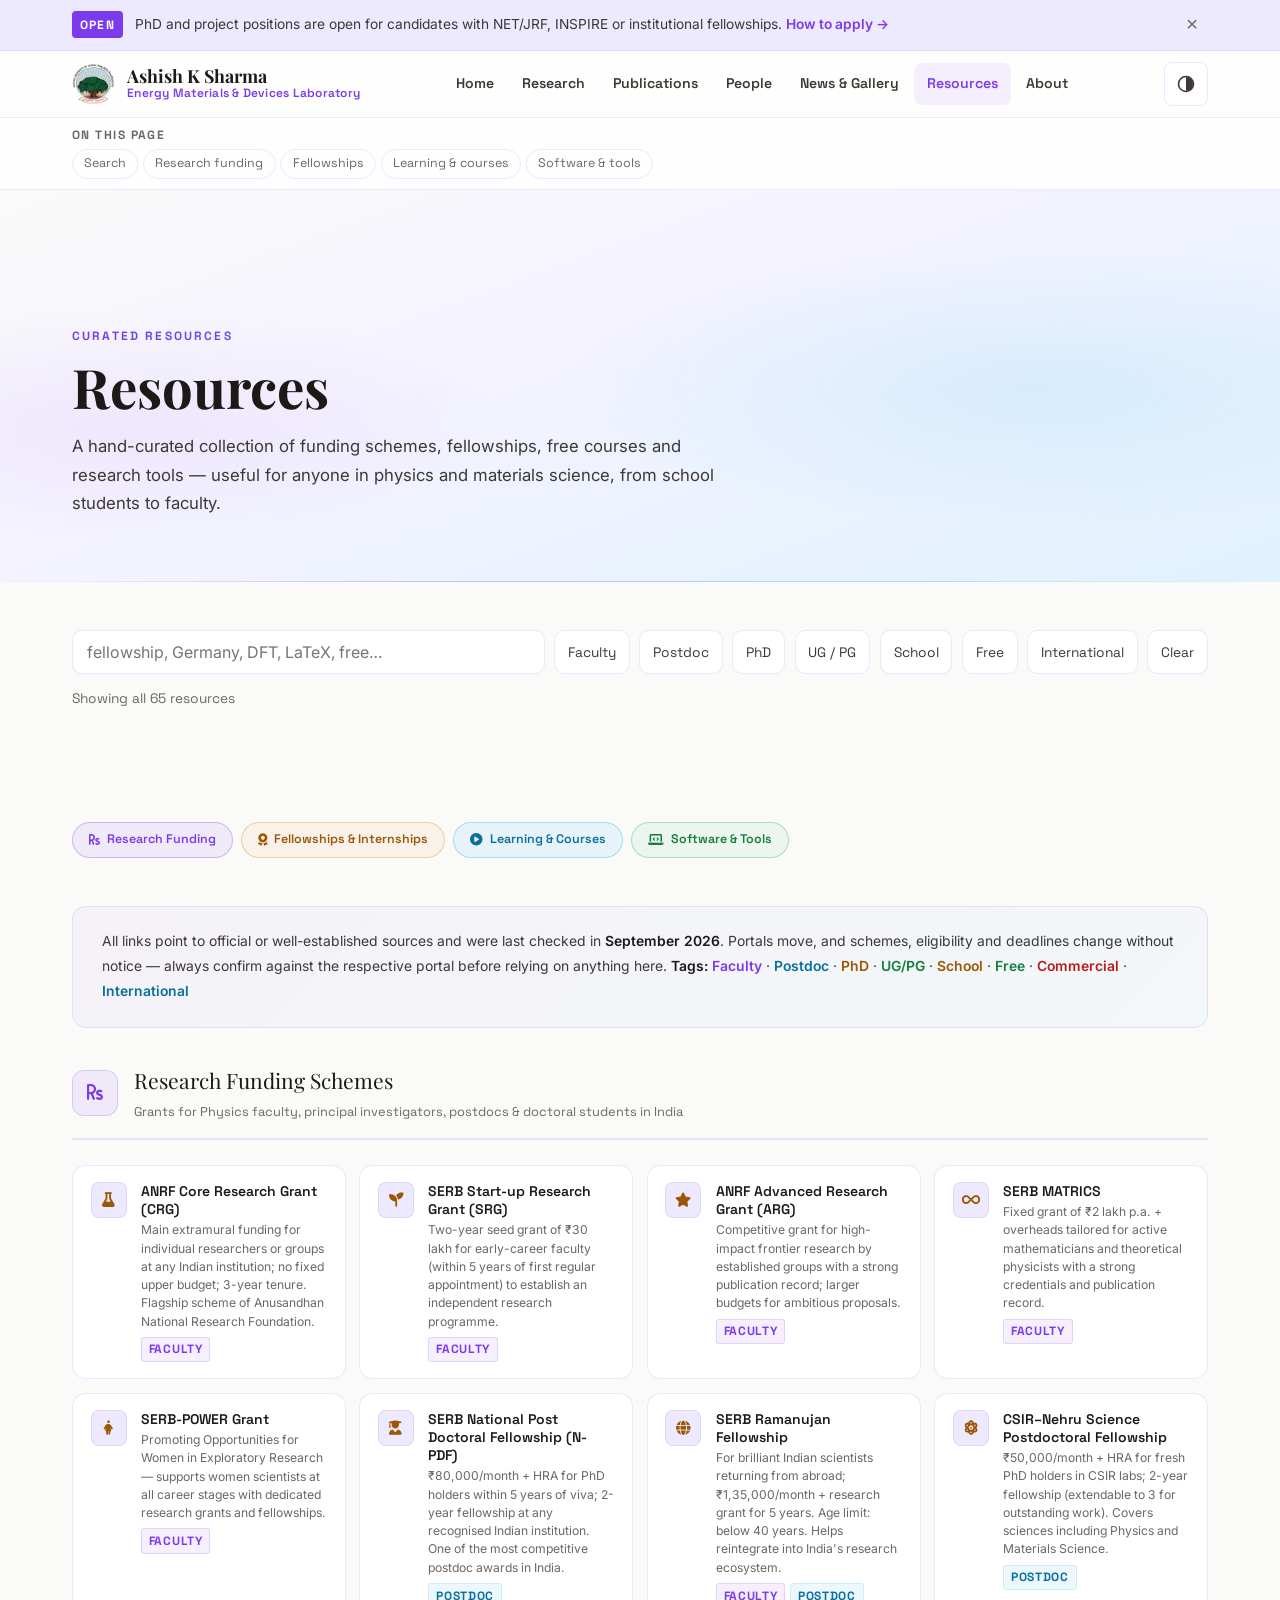
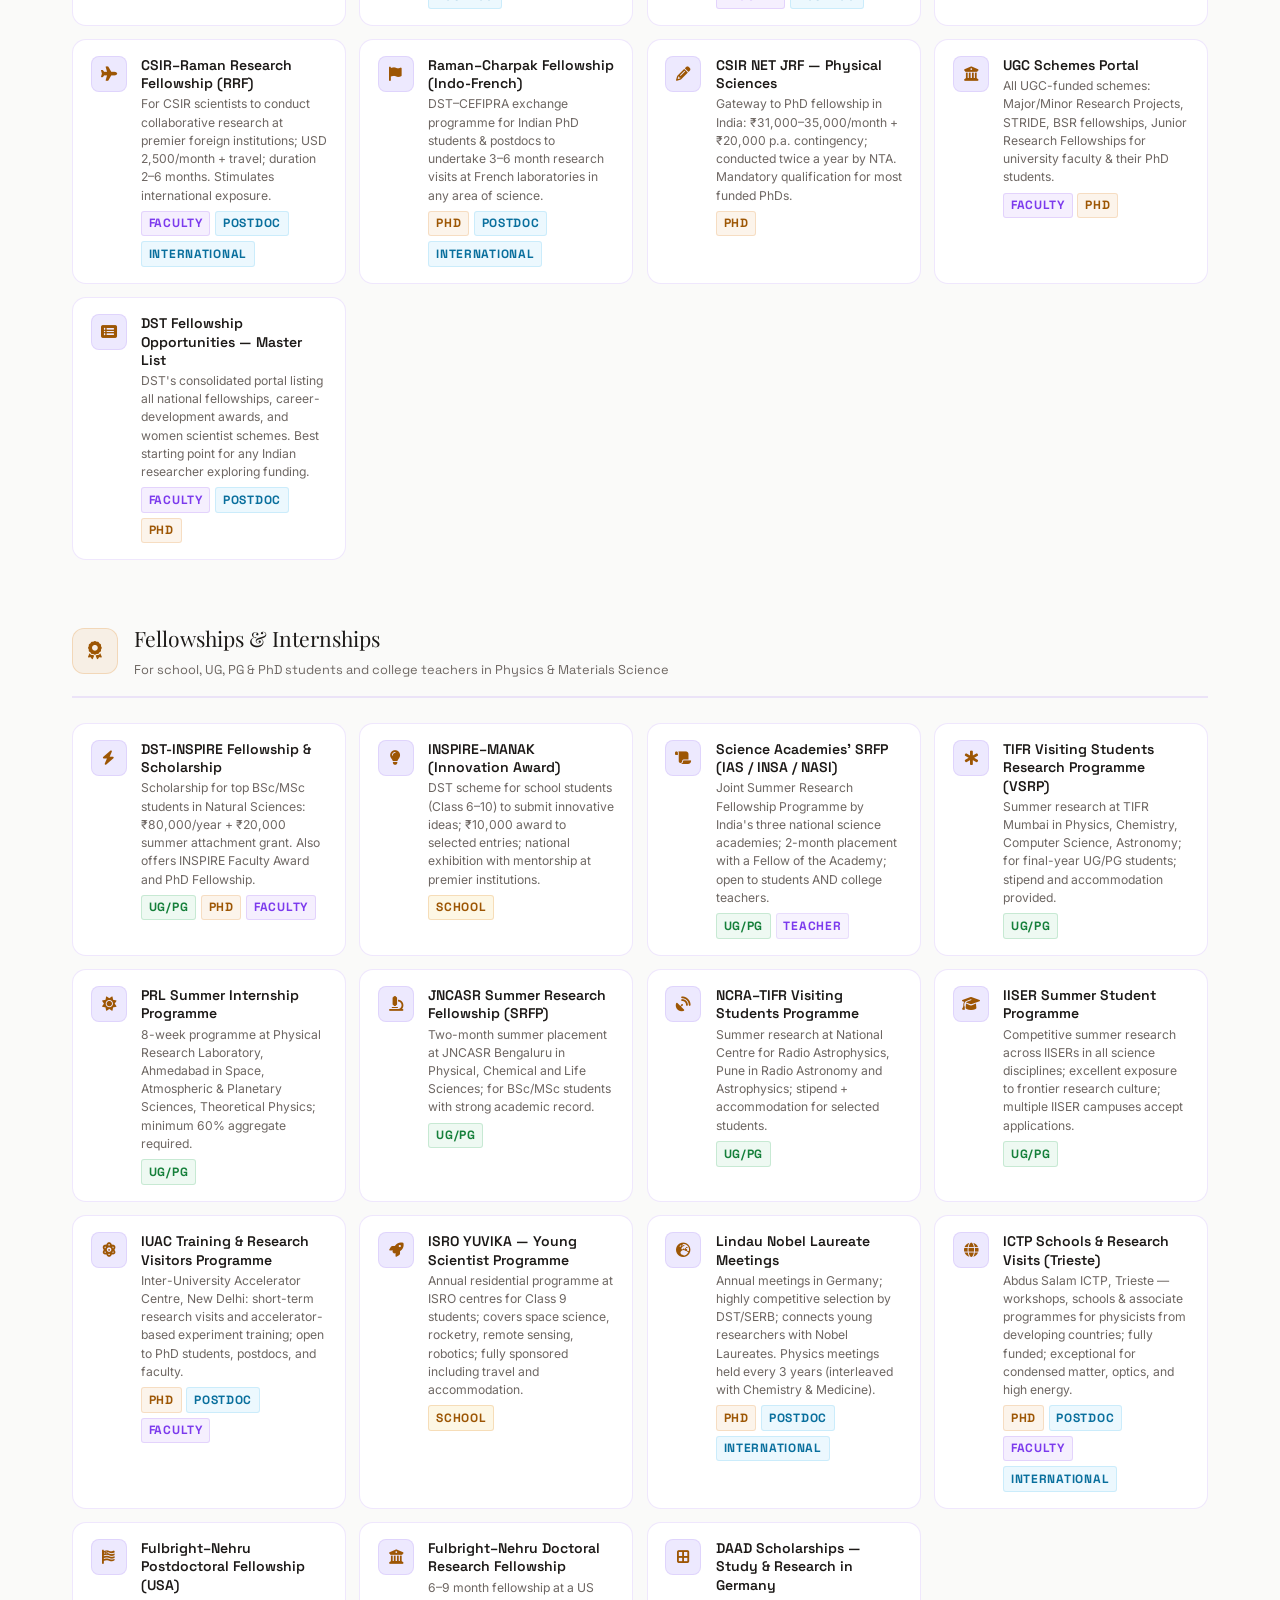
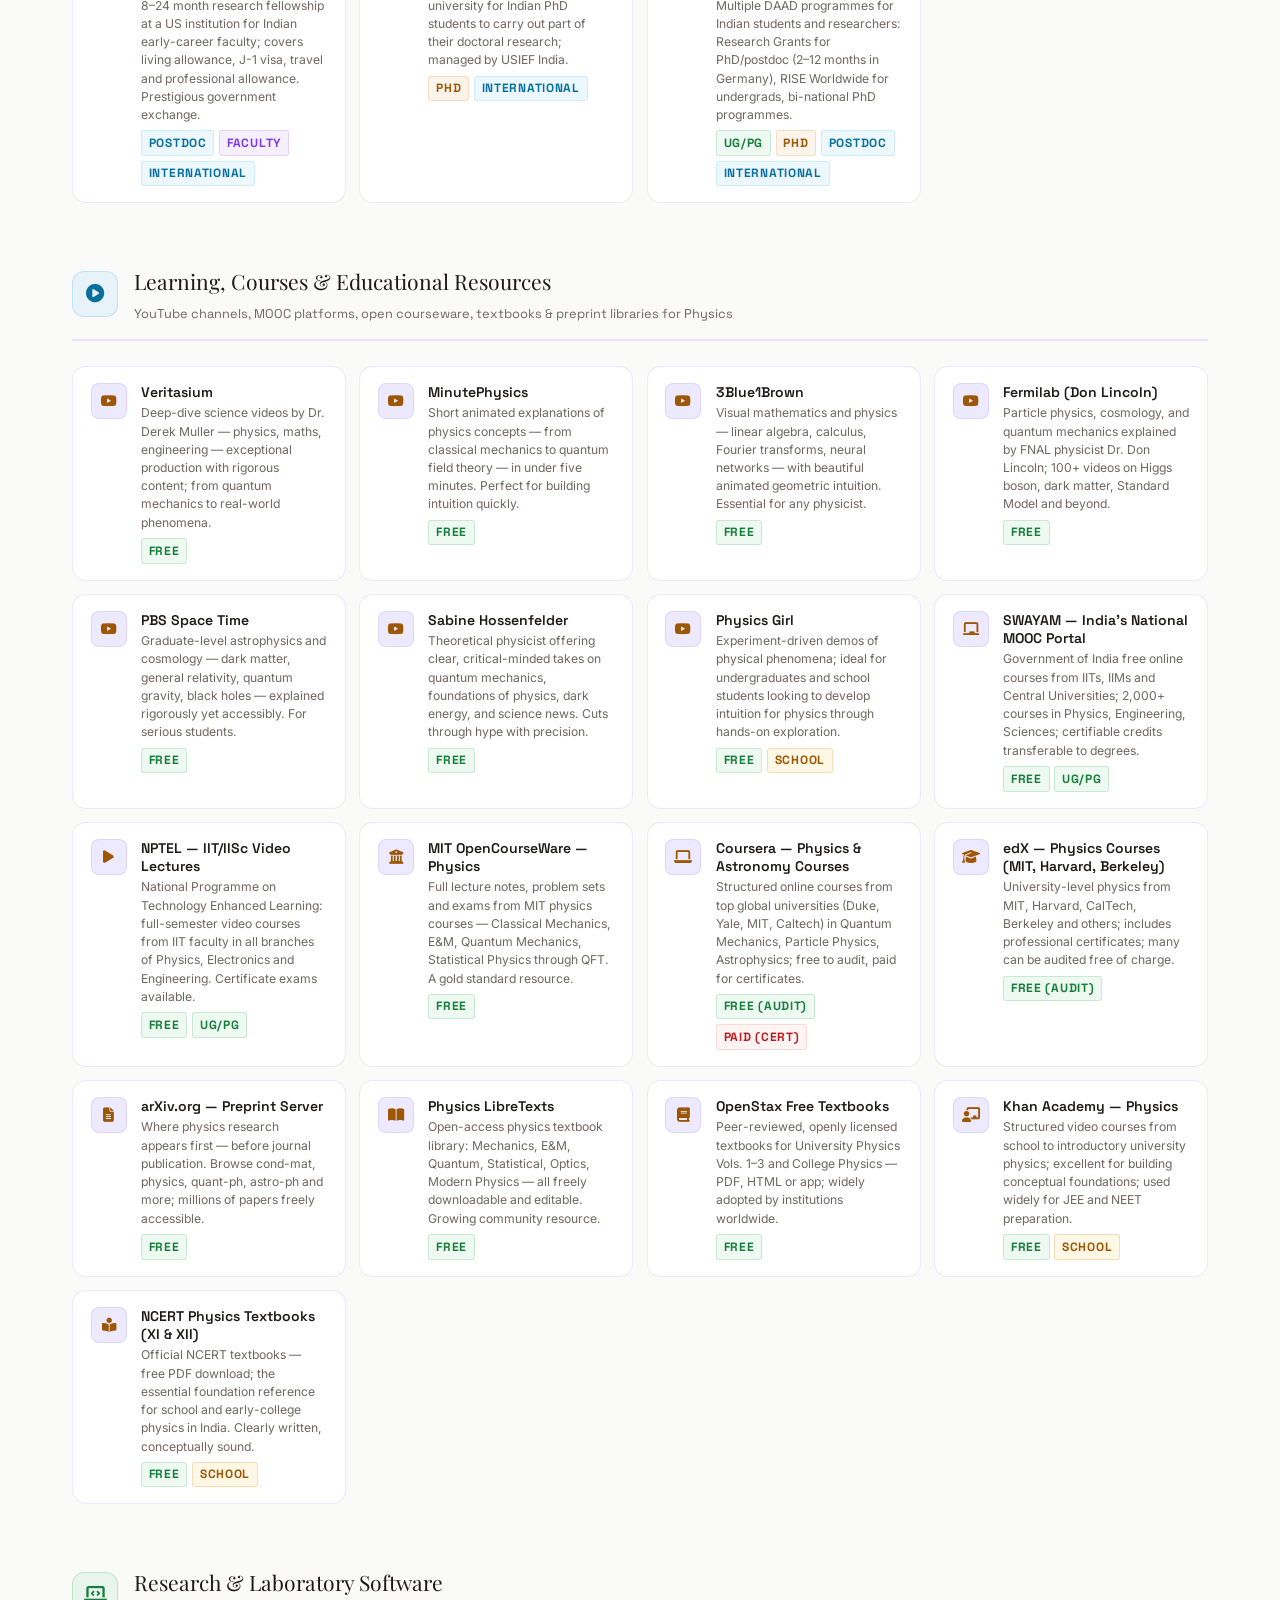
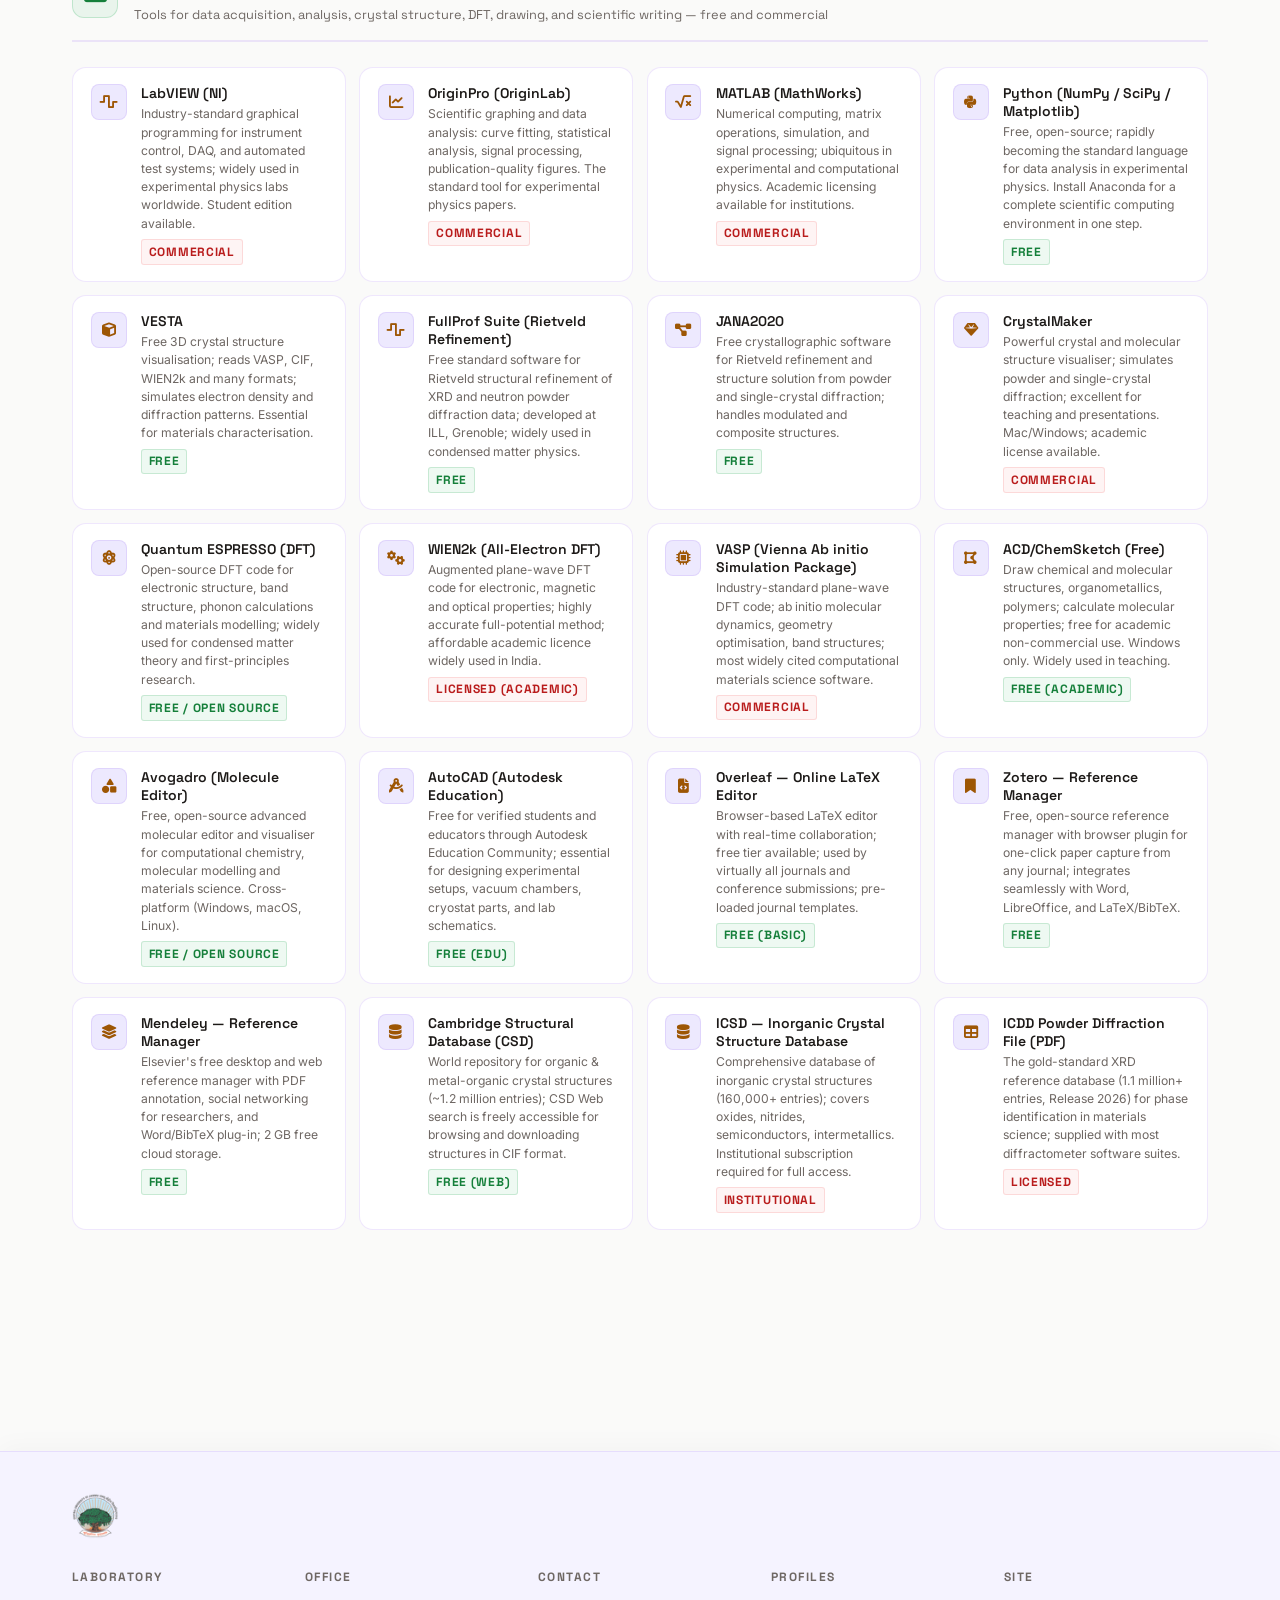
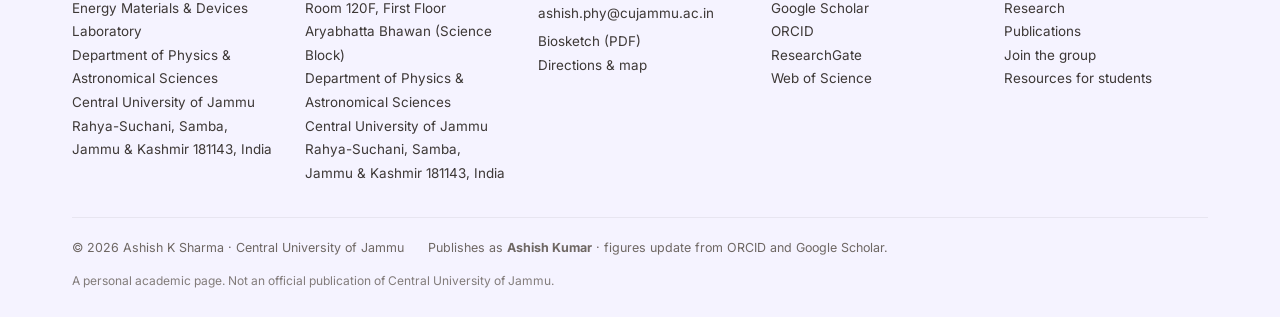
<file: resources.html>
<!DOCTYPE html>
<html lang="en">
<head>
<meta charset="UTF-8">
<meta name="viewport" content="width=device-width, initial-scale=1.0, viewport-fit=cover">
<meta name="theme-color" content="#7c3aed" media="(prefers-color-scheme: light)">
<meta name="theme-color" content="#14131a" media="(prefers-color-scheme: dark)">
<title>Resources — Ashish K Sharma</title>
<meta name="description" content="Curated funding schemes, fellowships, free courses and research software for physics and materials science — school students to faculty.">
<meta name="author" content="Ashish K Sharma">
<meta name="robots" content="index, follow, max-image-preview:large, max-snippet:-1">
<link rel="canonical" href="https://dr-aks.github.io/resources.html">
<link rel="icon" href="assets/images/favicon.svg" type="image/svg+xml">
<link rel="icon" href="assets/images/favicon.ico" sizes="any">
<link rel="apple-touch-icon" href="assets/images/apple-touch-icon.png">
<link rel="manifest" href="site.webmanifest">
<link rel="alternate" type="text/markdown" href="/llms.txt" title="Structured summary for AI assistants">
<meta property="og:type" content="website">
<meta property="og:url" content="https://dr-aks.github.io/resources.html">
<meta property="og:title" content="Resources — Ashish K Sharma">
<meta property="og:description" content="Curated funding schemes, fellowships, free courses and research software for physics and materials science — school students to faculty.">
<meta property="og:image" content="https://dr-aks.github.io/assets/images/og-card.jpg">
<meta property="og:image:width" content="1200">
<meta property="og:image:height" content="630">
<meta property="og:image:alt" content="Prof. Ashish K Sharma — Energy Materials &amp; Devices Laboratory, Central University of Jammu">
<meta property="og:site_name" content="Ashish K Sharma — Energy Materials &amp; Devices Laboratory">
<meta property="og:locale" content="en_IN">
<meta name="twitter:card" content="summary_large_image">
<meta name="twitter:title" content="Resources — Ashish K Sharma">
<meta name="twitter:description" content="Curated funding schemes, fellowships, free courses and research software for physics and materials science — school students to faculty.">
<meta name="twitter:image" content="https://dr-aks.github.io/assets/images/og-card.jpg">
<meta name="twitter:image:alt" content="Prof. Ashish K Sharma — Energy Materials &amp; Devices Laboratory, Central University of Jammu">
<!-- Critical, inline: WebKit was rendering images at natural size while the
     third-party font stylesheet blocked everything behind it. -->
<style>img,picture,video,svg{max-width:100%}picture{display:block}body{margin:0}</style>
<!-- Theme preference, applied before first paint so an explicit light/dark
     choice never flashes the wrong palette. Absence of this script leaves the
     page on the OS setting, which is the documented default. -->
<script>(function(){try{var t=localStorage.getItem("aks-theme");
if(t==="light"||t==="dark"){document.documentElement.setAttribute("data-theme",t);
var l=document.querySelector('meta[name="theme-color"][media*="light"]'),
d=document.querySelector('meta[name="theme-color"][media*="dark"]');
if(l&&d){l.media=(t==="light")?"all":"not all";d.media=(t==="dark")?"all":"not all";}}}catch(e){}})();</script>
<link rel="stylesheet" href="assets/css/style.css">
<link rel="stylesheet" href="assets/css/shell.css">
<link rel="preconnect" href="https://fonts.googleapis.com">
<link rel="preconnect" href="https://fonts.gstatic.com" crossorigin>
<link rel="stylesheet" href="https://fonts.googleapis.com/css2?family=Playfair+Display:wght@700;800&family=Space+Grotesk:wght@500;600;700&family=Inter:wght@400;500;600&display=swap" media="print" onload="this.media='all'">
<noscript><link rel="stylesheet" href="https://fonts.googleapis.com/css2?family=Playfair+Display:wght@700;800&family=Space+Grotesk:wght@500;600;700&family=Inter:wght@400;500;600&display=swap"></noscript>
<!-- Font Awesome, subset to the 84 icons this site actually uses and served
     from here: 102 KB of CSS plus 270 KB of webfonts became 4 KB and 10 KB,
     and the request no longer leaves the site. -->
<link rel="stylesheet" href="assets/css/icons.css">
<link rel="preload" href="assets/fonts/fa-solid-900-subset.woff2" as="font" type="font/woff2">
<script type="application/ld+json">{"@context":"https://schema.org","@type":"CollectionPage","@id":"https://dr-aks.github.io/resources.html#page","name":"Resources — Ashish K Sharma","isPartOf":{"@id":"https://dr-aks.github.io/#website"},"about":{"@id":"https://dr-aks.github.io/#person"},"author":{"@id":"https://dr-aks.github.io/#person"},"breadcrumb":{"@type":"BreadcrumbList","itemListElement":[{"@type":"ListItem","position":1,"name":"Home","item":"https://dr-aks.github.io/"},{"@type":"ListItem","position":2,"name":"Resources","item":"https://dr-aks.github.io/resources.html"}]}}</script>
<style>
/* ---- ported from the original links.html ---- */

    /* ── TOC chips ── */
    .toc-bar { display: flex; flex-wrap: wrap; gap: 0.5rem; margin-bottom: 3rem; }
    .toc-chip { display: inline-flex; align-items: center; gap: 0.45rem; font-family: var(--font-sans); font-size: 0.78rem; font-weight: 600; padding: 0.4rem 1rem; border-radius: 50px; text-decoration: none; border: 1px solid var(--border); background: var(--card); color: var(--text2); transition: var(--transition); }
    .toc-chip:hover, .toc-chip.violet { border-color: rgba(124,58,237,0.3); color: var(--violet); background: var(--violet-dim); }
    .toc-chip.amber  { border-color: rgba(217,119,6,0.3); color: var(--amber-ink); background: rgba(217,119,6,0.06); }
    .toc-chip.sky    { border-color: rgba(14,165,233,0.3); color: var(--sky-ink); background: var(--sky-dim); }
    .toc-chip.green  { border-color: rgba(22,163,74,0.3); color: var(--green-ink); background: rgba(22,163,74,0.06); }

    /* ── Section heading ── */
    .link-section { margin-bottom: 3.8rem; scroll-margin-top: 5rem; }
    .link-section-header { display: flex; align-items: center; gap: 1rem; margin-bottom: 1.6rem; padding-bottom: 0.9rem; border-bottom: 2px solid var(--border); }
    .link-section-icon { width: 46px; height: 46px; border-radius: 12px; display: flex; align-items: center; justify-content: center; font-size: 1.15rem; flex-shrink: 0; }
    .link-section-icon.violet { background: var(--violet-dim); color: var(--violet); border: 1px solid rgba(124,58,237,0.2); }
    .link-section-icon.amber  { background: rgba(217,119,6,0.08); color: var(--amber-ink); border: 1px solid rgba(217,119,6,0.2); }
    .link-section-icon.sky    { background: var(--sky-dim); color: var(--sky-ink); border: 1px solid rgba(14,165,233,0.2); }
    .link-section-icon.green  { background: rgba(22,163,74,0.07); color: var(--green-ink); border: 1px solid rgba(22,163,74,0.2); }
    .link-section-title { font-family: var(--font-serif); font-size: 1.32rem; color: var(--text); margin: 0; }
    .link-section-sub  { font-size: 0.8rem; color: var(--text3); font-family: var(--font-sans); margin-top: 0.15rem; }

    /* ── Link card grid ── */
    .link-grid { display: grid; grid-template-columns: repeat(auto-fill, minmax(min(270px,100%), 1fr)); gap: 0.85rem; }
    .link-card {
      display: flex; align-items: flex-start; gap: 0.9rem;
      padding: 1rem 1.1rem; background: var(--card);
      border: 1px solid var(--border); border-radius: var(--radius);
      text-decoration: none; transition: var(--transition);
    }
    .link-card:hover { border-color: var(--amber-ink); background: var(--bg3); transform: translateY(-2px); box-shadow: var(--shadow); }
    .link-card .lc-icon { width: 36px; height: 36px; border-radius: 8px; background: var(--bg3); border: 1px solid var(--border); display: flex; align-items: center; justify-content: center; font-size: 0.9rem; color: var(--amber-ink); flex-shrink: 0; }
    .link-card:hover .lc-icon { background: var(--violet-dim); color: var(--violet); border-color: var(--theme-num); }
    .link-card .lc-body { flex: 1; min-width: 0; }
    .link-card .lc-title { font-family: var(--font-sans); font-size: 0.875rem; font-weight: 600; color: var(--text); margin: 0 0 0.18rem; line-height: 1.3; }
    .link-card .lc-desc  { font-size: 0.76rem; color: var(--text3); line-height: 1.5; margin: 0; }
    .lc-tags { display: flex; flex-wrap: wrap; gap: 0.3rem; margin-top: 0.38rem; }
    .lc-tag  { font-size: 0.75rem; font-family: var(--font-sans); font-weight: 700; text-transform: uppercase; letter-spacing: 0.06em; padding: 0.1rem 0.42rem; border-radius: 3px; }
    .lc-tag.faculty { background: rgba(124,58,237,0.08); color: var(--violet); border: 1px solid rgba(124,58,237,0.15); }
    .lc-tag.postdoc { background: rgba(14,165,233,0.08); color: var(--sky-ink); border: 1px solid rgba(14,165,233,0.15); }
    .lc-tag.phd     { background: rgba(217,119,6,0.08); color: var(--amber-ink); border: 1px solid rgba(217,119,6,0.18); }
    .lc-tag.ug      { background: rgba(22,163,74,0.07); color: var(--green-ink); border: 1px solid rgba(22,163,74,0.18); }
    .lc-tag.school  { background: rgba(234,179,8,0.1); color: var(--amber-ink); border: 1px solid rgba(217,119,6,0.2); }
    .lc-tag.teacher { background: rgba(124,58,237,0.06); color: var(--violet); border: 1px solid rgba(124,58,237,0.12); }
    .lc-tag.free    { background: rgba(22,163,74,0.07); color: var(--green-ink); border: 1px solid rgba(22,163,74,0.18); }
    .lc-tag.paid    { background: rgba(239,68,68,0.06); color: var(--red-ink); border: 1px solid rgba(239,68,68,0.15); }
    .lc-tag.intl    { background: rgba(14,165,233,0.08); color: var(--sky-ink); border: 1px solid rgba(14,165,233,0.15); }

    .intro-note { background: linear-gradient(135deg, rgba(124,58,237,0.04), rgba(14,165,233,0.03)); border: 1px solid var(--border); border-radius: var(--radius); padding: 1.4rem 1.8rem; margin-bottom: 2.2rem; font-size: 0.87rem; color: var(--text2); line-height: 1.8; }

    @media (max-width: 600px) { .link-grid { grid-template-columns: 1fr; } }
  

  /* Scroll-reveal elements start at opacity:0 and are revealed by JS.
     Without JS they would stay invisible forever — show them immediately. */
  [data-anim]{opacity:1!important;transform:none!important}
  .fade-in{animation:none!important;opacity:1!important}

/* ---- corrections applied after the ported page CSS ---- */
.pi-avatar{width:min(280px,100%);height:auto;aspect-ratio:1;max-width:100%}
.pi-card{grid-template-columns:minmax(0,300px) minmax(0,1fr)}
@media (max-width:768px){ .pi-card{grid-template-columns:minmax(0,1fr)} }
.funding-item{flex-wrap:wrap}
.funding-item .funding-amount{flex:none;white-space:nowrap}
.funding-item > div:not(.funding-amount){flex:1 1 10rem;min-width:0}
.spec-row{flex-wrap:wrap;gap:0.2rem 1rem}
.spec-label,.spec-val{min-width:0;overflow-wrap:anywhere}
@media (max-width:560px){
  .research-block{grid-template-columns:minmax(0,1fr);gap:0.4rem}
  .project-row{grid-template-columns:minmax(0,1fr)}
}
.research-block,.project-row{min-width:0}
.research-block > *,.project-row > *{min-width:0}
/* a stat tile's figure must shrink with its tile, not spill out of it */
.card.text-center > div:first-child{font-size:clamp(1.15rem,5.5vw,2rem)!important;
  overflow-wrap:anywhere;hyphens:auto}
.card.text-center > div{overflow-wrap:anywhere}

/* The ten landmark papers sit in bordered cards with 1.3rem of left padding;
   the live ORCID list was rendering flush against the container, so the two
   lists on the same page started at different left edges. They match now. */
#orcid-pubs-container .pub-item{border:1px solid var(--border);
  border-radius:var(--radius);background:var(--card);
  padding:0.85rem 1.5rem 0.85rem 1.3rem;margin-bottom:0.55rem;
  border-left:3px solid var(--border2)}
#orcid-pubs-container .pub-item:hover{border-color:rgba(124,58,237,0.3);
  border-left-color:var(--violet)}
#orcid-pubs-container .pub-item:last-child{border-bottom:1px solid var(--border)}
#orcid-pubs-container .year-heading{padding-left:0.1rem}
</style>
</head>
<body>
<a class="skip-link" href="#main">Skip to content</a>
<div class="announce" role="region" aria-label="Announcement">
  <div class="wrap announce-in">
    <span class="ann-tag">Open</span>
    <p><span class="ann-long">PhD and project positions are open for candidates with NET/JRF, INSPIRE or institutional fellowships.</span><span class="ann-short">PhD and project positions are open.</span> <a href="people.html#join">How to apply &rarr;</a></p>
    <button type="button" class="ann-x" aria-label="Dismiss announcement">&times;</button>
  </div>
</div>
<header class="site-head" id="siteHead">
  <div class="wrap head-in">
    <a class="brand" href="index.html">
      <img src="assets/images/cuj-logo.png"
           srcset="assets/images/cuj-logo@2x.png 2x, assets/images/cuj-logo@3x.png 3x"
           width="56" height="53" alt="Central University of Jammu">
      <span class="brand-txt">
        <b>Ashish K Sharma</b>
        <i>Energy Materials &amp; Devices Laboratory</i>
      </span>
    </a>
    <button class="theme-toggle" type="button" id="themeToggle" data-theme-pref="auto"
            aria-label="Colour theme: following system setting. Activate to choose light."
            title="Colour theme: following system setting">
      <svg class="ti ti-auto" viewBox="0 0 24 24" aria-hidden="true" focusable="false"><circle cx="12" cy="12" r="9" fill="none" stroke="currentColor" stroke-width="1.9"/><path d="M12 3.6a8.4 8.4 0 0 1 0 16.8z" fill="currentColor"/></svg>
      <svg class="ti ti-light" viewBox="0 0 24 24" aria-hidden="true" focusable="false"><circle cx="12" cy="12" r="4.1" fill="currentColor"/><g stroke="currentColor" stroke-width="1.9" stroke-linecap="round"><path d="M12 2.2v2.5M12 19.3v2.5M2.2 12h2.5M19.3 12h2.5M5.1 5.1l1.8 1.8M17.1 17.1l1.8 1.8M18.9 5.1l-1.8 1.8M6.9 17.1l-1.8 1.8"/></g></svg>
      <svg class="ti ti-dark" viewBox="0 0 24 24" aria-hidden="true" focusable="false"><path d="M20.6 14.8A8.7 8.7 0 0 1 9.2 3.4a9 9 0 1 0 11.4 11.4z" fill="currentColor"/></svg>
    </button>
    <button class="nav-burger" type="button" aria-expanded="false" aria-controls="mainmenu"
            aria-label="Main menu"><span></span><span></span><span></span></button>
    <nav class="mainmenu" id="mainmenu" aria-label="Main">
      <ul>
      <li><a href="index.html">Home</a></li>
      <li><a href="research.html">Research</a></li>
      <li><a href="publications.html">Publications</a></li>
      <li><a href="people.html">People</a></li>
      <li><a href="news.html">News &amp; Gallery</a></li>
      <li><a href="resources.html" aria-current="page">Resources</a></li>
      <li><a href="about.html">About</a></li>
      </ul>
    </nav>
  </div>
</header>

<nav class="onthispage" id="onthispage" aria-label="On this page">
  <div class="otp-head">
    <span class="otp-label">On this page</span>
    <button type="button" class="otp-toggle" aria-expanded="false" aria-controls="otp-list">Sections</button>
  </div>
  <ul id="otp-list">
        <li><a href="#find">Search</a></li>
        <li><a href="#funding">Research funding</a></li>
        <li><a href="#fellowships">Fellowships</a></li>
        <li><a href="#education">Learning &amp; courses</a></li>
        <li><a href="#software">Software &amp; tools</a></li>
  </ul>
</nav>
<main id="main" tabindex="-1">
<div class="page-hero lattice-bg">
  <div class="container">
    <div class="page-hero-content">
      <span class="section-label">Curated Resources</span>
      <h1>Resources</h1>
      <p>A hand-curated collection of funding schemes, fellowships, free courses and research tools — useful for anyone in physics and materials science, from school students to faculty.</p>
    </div>
  </div>
</div><section class="section" id="find" style="padding-block:1.6rem 0;">
  <div class="container">
    <div class="pubfind">
      <div class="pf-row">
        <label class="visually-hidden" for="rf-q">Search resources</label>
        <input type="search" id="rf-q" placeholder="fellowship, Germany, DFT, LaTeX, free&hellip;"
               autocomplete="off">
        <button type="button" data-rf-tag="Faculty" aria-pressed="false">Faculty</button>
        <button type="button" data-rf-tag="Postdoc" aria-pressed="false">Postdoc</button>
        <button type="button" data-rf-tag="PhD" aria-pressed="false">PhD</button>
        <button type="button" data-rf-tag="UG/PG" aria-pressed="false">UG / PG</button>
        <button type="button" data-rf-tag="School" aria-pressed="false">School</button>
        <button type="button" data-rf-tag="Free" aria-pressed="false">Free</button>
        <button type="button" data-rf-tag="International" aria-pressed="false">International</button>
        <button type="button" id="rf-clear">Clear</button>
      </div>
      <p class="pf-count" id="rf-count" role="status" aria-live="polite"></p>
    </div>
  </div>
</section>

<section class="section">
  <div class="container">

    <!-- Quick-jump TOC -->
    <div class="toc-bar">
      <a href="#funding" class="toc-chip violet"><i class="fas fa-rupee-sign" aria-hidden="true"></i> Research Funding</a>
      <a href="#fellowships" class="toc-chip amber"><i class="fas fa-award" aria-hidden="true"></i> Fellowships &amp; Internships</a>
      <a href="#education" class="toc-chip sky"><i class="fas fa-play-circle" aria-hidden="true"></i> Learning &amp; Courses</a>
      <a href="#software" class="toc-chip green"><i class="fas fa-laptop-code" aria-hidden="true"></i> Software &amp; Tools</a>
    </div>

    <div class="intro-note">
      All links point to official or well-established sources and were last checked in <strong>September 2026</strong>. Portals move, and schemes, eligibility and deadlines change without notice — always confirm against the respective portal before relying on anything here. <strong>Tags:</strong> <span style="color:var(--violet);font-weight:600;">Faculty</span> · <span style="color:var(--sky-ink);font-weight:600;">Postdoc</span> · <span style="color:var(--amber-ink);font-weight:600;">PhD</span> · <span style="color:var(--green-ink);font-weight:600;">UG/PG</span> · <span style="color:var(--amber-ink);font-weight:600;">School</span> · <span style="color:var(--green-ink);font-weight:600;">Free</span> · <span style="color:var(--red-ink);font-weight:600;">Commercial</span> · <span style="color:var(--sky-ink);font-weight:600;">International</span>
    </div>


    <!-- ══════════════════════════════════════════════
         A.  RESEARCH FUNDING — Faculty / Postdoc / PhD
    ══════════════════════════════════════════════ -->
    <div class="link-section" id="funding">
      <div class="link-section-header">
        <div class="link-section-icon violet"><i class="fas fa-rupee-sign" aria-hidden="true"></i></div>
        <div>
          <div class="link-section-title">Research Funding Schemes</div>
          <div class="link-section-sub">Grants for Physics faculty, principal investigators, postdocs &amp; doctoral students in India</div>
        </div>
      </div>
      <div class="link-grid">

        <a href="https://anrfonline.in/ANRF/crg" target="_blank" rel="noopener noreferrer" class="link-card">
          <div class="lc-icon"><i class="fas fa-flask" aria-hidden="true"></i></div>
          <div class="lc-body">
            <p class="lc-title">ANRF Core Research Grant (CRG)</p>
            <p class="lc-desc">Main extramural funding for individual researchers or groups at any Indian institution; no fixed upper budget; 3-year tenure. Flagship scheme of Anusandhan National Research Foundation.</p>
            <div class="lc-tags"><span class="lc-tag faculty">Faculty</span></div>
          </div>
        </a>

        <a href="https://anrfonline.in/ANRF/srg" target="_blank" rel="noopener noreferrer" class="link-card">
          <div class="lc-icon"><i class="fas fa-seedling" aria-hidden="true"></i></div>
          <div class="lc-body">
            <p class="lc-title">SERB Start-up Research Grant (SRG)</p>
            <p class="lc-desc">Two-year seed grant of ₹30 lakh for early-career faculty (within 5 years of first regular appointment) to establish an independent research programme.</p>
            <div class="lc-tags"><span class="lc-tag faculty">Faculty</span></div>
          </div>
        </a>

        <a href="https://anrfonline.in/ANRF/arg_anrf" target="_blank" rel="noopener noreferrer" class="link-card">
          <div class="lc-icon"><i class="fas fa-star" aria-hidden="true"></i></div>
          <div class="lc-body">
            <p class="lc-title">ANRF Advanced Research Grant (ARG)</p>
            <p class="lc-desc">Competitive grant for high-impact frontier research by established groups with a strong publication record; larger budgets for ambitious proposals.</p>
            <div class="lc-tags"><span class="lc-tag faculty">Faculty</span></div>
          </div>
        </a>

        <a href="https://prism.serbonline.in/RS-MATRICS" target="_blank" rel="noopener noreferrer" class="link-card">
          <div class="lc-icon"><i class="fas fa-infinity" aria-hidden="true"></i></div>
          <div class="lc-body">
            <p class="lc-title">SERB MATRICS</p>
            <p class="lc-desc">Fixed grant of ₹2 lakh p.a. + overheads tailored for active mathematicians and theoretical physicists with a strong credentials and publication record.</p>
            <div class="lc-tags"><span class="lc-tag faculty">Faculty</span></div>
          </div>
        </a>

        <a href="https://anrfonline.in/ANRF/serbPowerInstructions" target="_blank" rel="noopener noreferrer" class="link-card">
          <div class="lc-icon"><i class="fas fa-female" aria-hidden="true"></i></div>
          <div class="lc-body">
            <p class="lc-title">SERB-POWER Grant</p>
            <p class="lc-desc">Promoting Opportunities for Women in Exploratory Research — supports women scientists at all career stages with dedicated research grants and fellowships.</p>
            <div class="lc-tags"><span class="lc-tag faculty">Faculty</span></div>
          </div>
        </a>

        <a href="https://anrfonline.in/ANRF/npdf" target="_blank" rel="noopener noreferrer" class="link-card">
          <div class="lc-icon"><i class="fas fa-user-graduate" aria-hidden="true"></i></div>
          <div class="lc-body">
            <p class="lc-title">SERB National Post Doctoral Fellowship (N-PDF)</p>
            <p class="lc-desc">₹80,000/month + HRA for PhD holders within 5 years of viva; 2-year fellowship at any recognised Indian institution. One of the most competitive postdoc awards in India.</p>
            <div class="lc-tags"><span class="lc-tag postdoc">Postdoc</span></div>
          </div>
        </a>

        <a href="https://anrfonline.in/ANRF/Ramanujan_fellowship" target="_blank" rel="noopener noreferrer" class="link-card">
          <div class="lc-icon"><i class="fas fa-globe" aria-hidden="true"></i></div>
          <div class="lc-body">
            <p class="lc-title">SERB Ramanujan Fellowship</p>
            <p class="lc-desc">For brilliant Indian scientists returning from abroad; ₹1,35,000/month + research grant for 5 years. Age limit: below 40 years. Helps reintegrate into India's research ecosystem.</p>
            <div class="lc-tags"><span class="lc-tag faculty">Faculty</span><span class="lc-tag postdoc">Postdoc</span></div>
          </div>
        </a>

        <a href="https://www.indiascienceandtechnology.gov.in/nurturing-minds/scholarships/post-doctoral/csir-nehru-science-postdoctoral-research-fellowship-scheme" target="_blank" rel="noopener noreferrer" class="link-card">
          <div class="lc-icon"><i class="fas fa-atom" aria-hidden="true"></i></div>
          <div class="lc-body">
            <p class="lc-title">CSIR–Nehru Science Postdoctoral Fellowship</p>
            <p class="lc-desc">₹50,000/month + HRA for fresh PhD holders in CSIR labs; 2-year fellowship (extendable to 3 for outstanding work). Covers sciences including Physics and Materials Science.</p>
            <div class="lc-tags"><span class="lc-tag postdoc">Postdoc</span></div>
          </div>
        </a>

        <a href="https://www.indiascienceandtechnology.gov.in/nurturing-minds/scholarships/faculty-and-scientists/csir-raman-research-fellowship-rrf" target="_blank" rel="noopener noreferrer" class="link-card">
          <div class="lc-icon"><i class="fas fa-plane" aria-hidden="true"></i></div>
          <div class="lc-body">
            <p class="lc-title">CSIR–Raman Research Fellowship (RRF)</p>
            <p class="lc-desc">For CSIR scientists to conduct collaborative research at premier foreign institutions; USD 2,500/month + travel; duration 2–6 months. Stimulates international exposure.</p>
            <div class="lc-tags"><span class="lc-tag faculty">Faculty</span><span class="lc-tag postdoc">Postdoc</span><span class="lc-tag intl">International</span></div>
          </div>
        </a>

        <a href="https://indiabioscience.org/grants/raman-charpak-fellowship-program" target="_blank" rel="noopener noreferrer" class="link-card">
          <div class="lc-icon"><i class="fas fa-flag" aria-hidden="true"></i></div>
          <div class="lc-body">
            <p class="lc-title">Raman–Charpak Fellowship (Indo-French)</p>
            <p class="lc-desc">DST–CEFIPRA exchange programme for Indian PhD students &amp; postdocs to undertake 3–6 month research visits at French laboratories in any area of science.</p>
            <div class="lc-tags"><span class="lc-tag phd">PhD</span><span class="lc-tag postdoc">Postdoc</span><span class="lc-tag intl">International</span></div>
          </div>
        </a>

        <a href="https://csirnet.nta.ac.in/" target="_blank" rel="noopener noreferrer" class="link-card">
          <div class="lc-icon"><i class="fas fa-pencil-alt" aria-hidden="true"></i></div>
          <div class="lc-body">
            <p class="lc-title">CSIR NET JRF — Physical Sciences</p>
            <p class="lc-desc">Gateway to PhD fellowship in India: ₹31,000–35,000/month + ₹20,000 p.a. contingency; conducted twice a year by NTA. Mandatory qualification for most funded PhDs.</p>
            <div class="lc-tags"><span class="lc-tag phd">PhD</span></div>
          </div>
        </a>

        <a href="https://www.ugc.gov.in/ugc_schemes.aspx" target="_blank" rel="noopener noreferrer" class="link-card">
          <div class="lc-icon"><i class="fas fa-university" aria-hidden="true"></i></div>
          <div class="lc-body">
            <p class="lc-title">UGC Schemes Portal</p>
            <p class="lc-desc">All UGC-funded schemes: Major/Minor Research Projects, STRIDE, BSR fellowships, Junior Research Fellowships for university faculty &amp; their PhD students.</p>
            <div class="lc-tags"><span class="lc-tag faculty">Faculty</span><span class="lc-tag phd">PhD</span></div>
          </div>
        </a>

        <a href="https://dst.gov.in/fellowship-opportunities-researchers" target="_blank" rel="noopener noreferrer" class="link-card">
          <div class="lc-icon"><i class="fas fa-list-alt" aria-hidden="true"></i></div>
          <div class="lc-body">
            <p class="lc-title">DST Fellowship Opportunities — Master List</p>
            <p class="lc-desc">DST's consolidated portal listing all national fellowships, career-development awards, and women scientist schemes. Best starting point for any Indian researcher exploring funding.</p>
            <div class="lc-tags"><span class="lc-tag faculty">Faculty</span><span class="lc-tag postdoc">Postdoc</span><span class="lc-tag phd">PhD</span></div>
          </div>
        </a>

      </div>
    </div><!-- end funding section -->


    <!-- ══════════════════════════════════════════════
         B.  FELLOWSHIPS & INTERNSHIPS — Students / Teachers
    ══════════════════════════════════════════════ -->
    <div class="link-section" id="fellowships">
      <div class="link-section-header">
        <div class="link-section-icon amber"><i class="fas fa-award" aria-hidden="true"></i></div>
        <div>
          <div class="link-section-title">Fellowships &amp; Internships</div>
          <div class="link-section-sub">For school, UG, PG &amp; PhD students and college teachers in Physics &amp; Materials Science</div>
        </div>
      </div>
      <div class="link-grid">

        <a href="https://online-inspire.gov.in/" target="_blank" rel="noopener noreferrer" class="link-card">
          <div class="lc-icon"><i class="fas fa-bolt" aria-hidden="true"></i></div>
          <div class="lc-body">
            <p class="lc-title">DST-INSPIRE Fellowship &amp; Scholarship</p>
            <p class="lc-desc">Scholarship for top BSc/MSc students in Natural Sciences: ₹80,000/year + ₹20,000 summer attachment grant. Also offers INSPIRE Faculty Award and PhD Fellowship.</p>
            <div class="lc-tags"><span class="lc-tag ug">UG/PG</span><span class="lc-tag phd">PhD</span><span class="lc-tag faculty">Faculty</span></div>
          </div>
        </a>

        <a href="https://www.inspireawards-dst.gov.in/" target="_blank" rel="noopener noreferrer" class="link-card">
          <div class="lc-icon"><i class="fas fa-lightbulb" aria-hidden="true"></i></div>
          <div class="lc-body">
            <p class="lc-title">INSPIRE–MANAK (Innovation Award)</p>
            <p class="lc-desc">DST scheme for school students (Class 6–10) to submit innovative ideas; ₹10,000 award to selected entries; national exhibition with mentorship at premier institutions.</p>
            <div class="lc-tags"><span class="lc-tag school">School</span></div>
          </div>
        </a>

        <a href="https://webjapps.ias.ac.in/fellowship2026/index.html" target="_blank" rel="noopener noreferrer" class="link-card">
          <div class="lc-icon"><i class="fas fa-scroll" aria-hidden="true"></i></div>
          <div class="lc-body">
            <p class="lc-title">Science Academies' SRFP (IAS / INSA / NASI)</p>
            <p class="lc-desc">Joint Summer Research Fellowship Programme by India's three national science academies; 2-month placement with a Fellow of the Academy; open to students AND college teachers.</p>
            <div class="lc-tags"><span class="lc-tag ug">UG/PG</span><span class="lc-tag teacher">Teacher</span></div>
          </div>
        </a>

        <a href="https://www.tifr.res.in/index.php/en/academic-programmes.html" target="_blank" rel="noopener noreferrer" class="link-card">
          <div class="lc-icon"><i class="fas fa-star-of-life" aria-hidden="true"></i></div>
          <div class="lc-body">
            <p class="lc-title">TIFR Visiting Students Research Programme (VSRP)</p>
            <p class="lc-desc">Summer research at TIFR Mumbai in Physics, Chemistry, Computer Science, Astronomy; for final-year UG/PG students; stipend and accommodation provided.</p>
            <div class="lc-tags"><span class="lc-tag ug">UG/PG</span></div>
          </div>
        </a>

        <a href="https://www.prl.res.in/prl-eng/summer_internship" target="_blank" rel="noopener noreferrer" class="link-card">
          <div class="lc-icon"><i class="fas fa-sun" aria-hidden="true"></i></div>
          <div class="lc-body">
            <p class="lc-title">PRL Summer Internship Programme</p>
            <p class="lc-desc">8-week programme at Physical Research Laboratory, Ahmedabad in Space, Atmospheric &amp; Planetary Sciences, Theoretical Physics; minimum 60% aggregate required.</p>
            <div class="lc-tags"><span class="lc-tag ug">UG/PG</span></div>
          </div>
        </a>

        <a href="https://www.jncasr.ac.in/academic/fandeprogrammes/srfp" target="_blank" rel="noopener noreferrer" class="link-card">
          <div class="lc-icon"><i class="fas fa-microscope" aria-hidden="true"></i></div>
          <div class="lc-body">
            <p class="lc-title">JNCASR Summer Research Fellowship (SRFP)</p>
            <p class="lc-desc">Two-month summer placement at JNCASR Bengaluru in Physical, Chemical and Life Sciences; for BSc/MSc students with strong academic record.</p>
            <div class="lc-tags"><span class="lc-tag ug">UG/PG</span></div>
          </div>
        </a>

        <a href="https://www.ncra.tifr.res.in/" target="_blank" rel="noopener noreferrer" class="link-card">
          <div class="lc-icon"><i class="fas fa-satellite-dish" aria-hidden="true"></i></div>
          <div class="lc-body">
            <p class="lc-title">NCRA–TIFR Visiting Students Programme</p>
            <p class="lc-desc">Summer research at National Centre for Radio Astrophysics, Pune in Radio Astronomy and Astrophysics; stipend + accommodation for selected students.</p>
            <div class="lc-tags"><span class="lc-tag ug">UG/PG</span></div>
          </div>
        </a>

        <a href="https://www.iiserpune.ac.in/research/summer-internship" target="_blank" rel="noopener noreferrer" class="link-card">
          <div class="lc-icon"><i class="fas fa-graduation-cap" aria-hidden="true"></i></div>
          <div class="lc-body">
            <p class="lc-title">IISER Summer Student Programme</p>
            <p class="lc-desc">Competitive summer research across IISERs in all science disciplines; excellent exposure to frontier research culture; multiple IISER campuses accept applications.</p>
            <div class="lc-tags"><span class="lc-tag ug">UG/PG</span></div>
          </div>
        </a>

        <a href="https://iuac.res.in/" target="_blank" rel="noopener noreferrer" class="link-card">
          <div class="lc-icon"><i class="fas fa-atom" aria-hidden="true"></i></div>
          <div class="lc-body">
            <p class="lc-title">IUAC Training &amp; Research Visitors Programme</p>
            <p class="lc-desc">Inter-University Accelerator Centre, New Delhi: short-term research visits and accelerator-based experiment training; open to PhD students, postdocs, and faculty.</p>
            <div class="lc-tags"><span class="lc-tag phd">PhD</span><span class="lc-tag postdoc">Postdoc</span><span class="lc-tag faculty">Faculty</span></div>
          </div>
        </a>

        <a href="https://www.isro.gov.in/YUVIKA.html" target="_blank" rel="noopener noreferrer" class="link-card">
          <div class="lc-icon"><i class="fas fa-rocket" aria-hidden="true"></i></div>
          <div class="lc-body">
            <p class="lc-title">ISRO YUVIKA — Young Scientist Programme</p>
            <p class="lc-desc">Annual residential programme at ISRO centres for Class 9 students; covers space science, rocketry, remote sensing, robotics; fully sponsored including travel and accommodation.</p>
            <div class="lc-tags"><span class="lc-tag school">School</span></div>
          </div>
        </a>

        <a href="https://www.lindau-nobel.org/young-scientists/" target="_blank" rel="noopener noreferrer" class="link-card">
          <div class="lc-icon"><i class="fas fa-globe-europe" aria-hidden="true"></i></div>
          <div class="lc-body">
            <p class="lc-title">Lindau Nobel Laureate Meetings</p>
            <p class="lc-desc">Annual meetings in Germany; highly competitive selection by DST/SERB; connects young researchers with Nobel Laureates. Physics meetings held every 3 years (interleaved with Chemistry &amp; Medicine).</p>
            <div class="lc-tags"><span class="lc-tag phd">PhD</span><span class="lc-tag postdoc">Postdoc</span><span class="lc-tag intl">International</span></div>
          </div>
        </a>

        <a href="https://www.ictp.it/opportunities/calls" target="_blank" rel="noopener noreferrer" class="link-card">
          <div class="lc-icon"><i class="fas fa-globe" aria-hidden="true"></i></div>
          <div class="lc-body">
            <p class="lc-title">ICTP Schools &amp; Research Visits (Trieste)</p>
            <p class="lc-desc">Abdus Salam ICTP, Trieste — workshops, schools &amp; associate programmes for physicists from developing countries; fully funded; exceptional for condensed matter, optics, and high energy.</p>
            <div class="lc-tags"><span class="lc-tag phd">PhD</span><span class="lc-tag postdoc">Postdoc</span><span class="lc-tag faculty">Faculty</span><span class="lc-tag intl">International</span></div>
          </div>
        </a>

        <a href="https://www.usief.org.in/fulbright-fellowships/fellowships-for-indian-citizen/fulbright-nehru-postdoctoral-research-fellowships/" target="_blank" rel="noopener noreferrer" class="link-card">
          <div class="lc-icon"><i class="fas fa-flag-usa" aria-hidden="true"></i></div>
          <div class="lc-body">
            <p class="lc-title">Fulbright–Nehru Postdoctoral Fellowship (USA)</p>
            <p class="lc-desc">8–24 month research fellowship at a US institution for Indian early-career faculty; covers living allowance, J-1 visa, travel and professional allowance. Prestigious government exchange.</p>
            <div class="lc-tags"><span class="lc-tag postdoc">Postdoc</span><span class="lc-tag faculty">Faculty</span><span class="lc-tag intl">International</span></div>
          </div>
        </a>

        <a href="https://www.usief.org.in/fulbright-fellowships/fellowships-for-indian-citizen/" target="_blank" rel="noopener noreferrer" class="link-card">
          <div class="lc-icon"><i class="fas fa-university" aria-hidden="true"></i></div>
          <div class="lc-body">
            <p class="lc-title">Fulbright–Nehru Doctoral Research Fellowship</p>
            <p class="lc-desc">6–9 month fellowship at a US university for Indian PhD students to carry out part of their doctoral research; managed by USIEF India.</p>
            <div class="lc-tags"><span class="lc-tag phd">PhD</span><span class="lc-tag intl">International</span></div>
          </div>
        </a>

        <a href="https://www.daad.in/en/find-funding/scholarship-database/" target="_blank" rel="noopener noreferrer" class="link-card">
          <div class="lc-icon"><i class="fas fa-border-all" aria-hidden="true"></i></div>
          <div class="lc-body">
            <p class="lc-title">DAAD Scholarships — Study &amp; Research in Germany</p>
            <p class="lc-desc">Multiple DAAD programmes for Indian students and researchers: Research Grants for PhD/postdoc (2–12 months in Germany), RISE Worldwide for undergrads, bi-national PhD programmes.</p>
            <div class="lc-tags"><span class="lc-tag ug">UG/PG</span><span class="lc-tag phd">PhD</span><span class="lc-tag postdoc">Postdoc</span><span class="lc-tag intl">International</span></div>
          </div>
        </a>

      </div>
    </div><!-- end fellowships section -->


    <!-- ══════════════════════════════════════════════
         C.  LEARNING, COURSES & EDUCATIONAL RESOURCES
    ══════════════════════════════════════════════ -->
    <div class="link-section" id="education">
      <div class="link-section-header">
        <div class="link-section-icon sky"><i class="fas fa-play-circle" aria-hidden="true"></i></div>
        <div>
          <div class="link-section-title">Learning, Courses &amp; Educational Resources</div>
          <div class="link-section-sub">YouTube channels, MOOC platforms, open courseware, textbooks &amp; preprint libraries for Physics</div>
        </div>
      </div>
      <div class="link-grid">

        <!-- YouTube Channels -->
        <a href="https://www.youtube.com/@veritasium" target="_blank" rel="noopener noreferrer" class="link-card">
          <div class="lc-icon"><i class="fab fa-youtube" aria-hidden="true"></i></div>
          <div class="lc-body">
            <p class="lc-title">Veritasium</p>
            <p class="lc-desc">Deep-dive science videos by Dr. Derek Muller — physics, maths, engineering — exceptional production with rigorous content; from quantum mechanics to real-world phenomena.</p>
            <div class="lc-tags"><span class="lc-tag free">Free</span></div>
          </div>
        </a>

        <a href="https://www.youtube.com/@minutephysics" target="_blank" rel="noopener noreferrer" class="link-card">
          <div class="lc-icon"><i class="fab fa-youtube" aria-hidden="true"></i></div>
          <div class="lc-body">
            <p class="lc-title">MinutePhysics</p>
            <p class="lc-desc">Short animated explanations of physics concepts — from classical mechanics to quantum field theory — in under five minutes. Perfect for building intuition quickly.</p>
            <div class="lc-tags"><span class="lc-tag free">Free</span></div>
          </div>
        </a>

        <a href="https://www.youtube.com/@3blue1brown" target="_blank" rel="noopener noreferrer" class="link-card">
          <div class="lc-icon"><i class="fab fa-youtube" aria-hidden="true"></i></div>
          <div class="lc-body">
            <p class="lc-title">3Blue1Brown</p>
            <p class="lc-desc">Visual mathematics and physics — linear algebra, calculus, Fourier transforms, neural networks — with beautiful animated geometric intuition. Essential for any physicist.</p>
            <div class="lc-tags"><span class="lc-tag free">Free</span></div>
          </div>
        </a>

        <a href="https://www.youtube.com/@fermilab" target="_blank" rel="noopener noreferrer" class="link-card">
          <div class="lc-icon"><i class="fab fa-youtube" aria-hidden="true"></i></div>
          <div class="lc-body">
            <p class="lc-title">Fermilab (Don Lincoln)</p>
            <p class="lc-desc">Particle physics, cosmology, and quantum mechanics explained by FNAL physicist Dr. Don Lincoln; 100+ videos on Higgs boson, dark matter, Standard Model and beyond.</p>
            <div class="lc-tags"><span class="lc-tag free">Free</span></div>
          </div>
        </a>

        <a href="https://www.youtube.com/@pbsspacetime" target="_blank" rel="noopener noreferrer" class="link-card">
          <div class="lc-icon"><i class="fab fa-youtube" aria-hidden="true"></i></div>
          <div class="lc-body">
            <p class="lc-title">PBS Space Time</p>
            <p class="lc-desc">Graduate-level astrophysics and cosmology — dark matter, general relativity, quantum gravity, black holes — explained rigorously yet accessibly. For serious students.</p>
            <div class="lc-tags"><span class="lc-tag free">Free</span></div>
          </div>
        </a>

        <a href="https://www.youtube.com/@SabineHossenfelder" target="_blank" rel="noopener noreferrer" class="link-card">
          <div class="lc-icon"><i class="fab fa-youtube" aria-hidden="true"></i></div>
          <div class="lc-body">
            <p class="lc-title">Sabine Hossenfelder</p>
            <p class="lc-desc">Theoretical physicist offering clear, critical-minded takes on quantum mechanics, foundations of physics, dark energy, and science news. Cuts through hype with precision.</p>
            <div class="lc-tags"><span class="lc-tag free">Free</span></div>
          </div>
        </a>

        <a href="https://www.youtube.com/@physicsgirl" target="_blank" rel="noopener noreferrer" class="link-card">
          <div class="lc-icon"><i class="fab fa-youtube" aria-hidden="true"></i></div>
          <div class="lc-body">
            <p class="lc-title">Physics Girl</p>
            <p class="lc-desc">Experiment-driven demos of physical phenomena; ideal for undergraduates and school students looking to develop intuition for physics through hands-on exploration.</p>
            <div class="lc-tags"><span class="lc-tag free">Free</span><span class="lc-tag school">School</span></div>
          </div>
        </a>

        <!-- MOOC Platforms -->
        <a href="https://swayam.gov.in/" target="_blank" rel="noopener noreferrer" class="link-card">
          <div class="lc-icon"><i class="fas fa-chalkboard" aria-hidden="true"></i></div>
          <div class="lc-body">
            <p class="lc-title">SWAYAM — India's National MOOC Portal</p>
            <p class="lc-desc">Government of India free online courses from IITs, IIMs and Central Universities; 2,000+ courses in Physics, Engineering, Sciences; certifiable credits transferable to degrees.</p>
            <div class="lc-tags"><span class="lc-tag free">Free</span><span class="lc-tag ug">UG/PG</span></div>
          </div>
        </a>

        <a href="https://nptel.ac.in/" target="_blank" rel="noopener noreferrer" class="link-card">
          <div class="lc-icon"><i class="fas fa-play" aria-hidden="true"></i></div>
          <div class="lc-body">
            <p class="lc-title">NPTEL — IIT/IISc Video Lectures</p>
            <p class="lc-desc">National Programme on Technology Enhanced Learning: full-semester video courses from IIT faculty in all branches of Physics, Electronics and Engineering. Certificate exams available.</p>
            <div class="lc-tags"><span class="lc-tag free">Free</span><span class="lc-tag ug">UG/PG</span></div>
          </div>
        </a>

        <a href="https://ocw.mit.edu/courses/physics/" target="_blank" rel="noopener noreferrer" class="link-card">
          <div class="lc-icon"><i class="fas fa-university" aria-hidden="true"></i></div>
          <div class="lc-body">
            <p class="lc-title">MIT OpenCourseWare — Physics</p>
            <p class="lc-desc">Full lecture notes, problem sets and exams from MIT physics courses — Classical Mechanics, E&amp;M, Quantum Mechanics, Statistical Physics through QFT. A gold standard resource.</p>
            <div class="lc-tags"><span class="lc-tag free">Free</span></div>
          </div>
        </a>

        <a href="https://www.coursera.org/browse/physical-science-and-engineering/physics-and-astronomy" target="_blank" rel="noopener noreferrer" class="link-card">
          <div class="lc-icon"><i class="fas fa-laptop" aria-hidden="true"></i></div>
          <div class="lc-body">
            <p class="lc-title">Coursera — Physics &amp; Astronomy Courses</p>
            <p class="lc-desc">Structured online courses from top global universities (Duke, Yale, MIT, Caltech) in Quantum Mechanics, Particle Physics, Astrophysics; free to audit, paid for certificates.</p>
            <div class="lc-tags"><span class="lc-tag free">Free (audit)</span><span class="lc-tag paid">Paid (cert)</span></div>
          </div>
        </a>

        <a href="https://www.edx.org/learn/physics" target="_blank" rel="noopener noreferrer" class="link-card">
          <div class="lc-icon"><i class="fas fa-graduation-cap" aria-hidden="true"></i></div>
          <div class="lc-body">
            <p class="lc-title">edX — Physics Courses (MIT, Harvard, Berkeley)</p>
            <p class="lc-desc">University-level physics from MIT, Harvard, CalTech, Berkeley and others; includes professional certificates; many can be audited free of charge.</p>
            <div class="lc-tags"><span class="lc-tag free">Free (audit)</span></div>
          </div>
        </a>

        <!-- Libraries & Preprints -->
        <a href="https://arxiv.org/" target="_blank" rel="noopener noreferrer" class="link-card">
          <div class="lc-icon"><i class="fas fa-file-alt" aria-hidden="true"></i></div>
          <div class="lc-body">
            <p class="lc-title">arXiv.org — Preprint Server</p>
            <p class="lc-desc">Where physics research appears first — before journal publication. Browse cond-mat, physics, quant-ph, astro-ph and more; millions of papers freely accessible.</p>
            <div class="lc-tags"><span class="lc-tag free">Free</span></div>
          </div>
        </a>

        <a href="https://phys.libretexts.org/" target="_blank" rel="noopener noreferrer" class="link-card">
          <div class="lc-icon"><i class="fas fa-book-open" aria-hidden="true"></i></div>
          <div class="lc-body">
            <p class="lc-title">Physics LibreTexts</p>
            <p class="lc-desc">Open-access physics textbook library: Mechanics, E&amp;M, Quantum, Statistical, Optics, Modern Physics — all freely downloadable and editable. Growing community resource.</p>
            <div class="lc-tags"><span class="lc-tag free">Free</span></div>
          </div>
        </a>

        <a href="https://openstax.org/subjects/science" target="_blank" rel="noopener noreferrer" class="link-card">
          <div class="lc-icon"><i class="fas fa-book" aria-hidden="true"></i></div>
          <div class="lc-body">
            <p class="lc-title">OpenStax Free Textbooks</p>
            <p class="lc-desc">Peer-reviewed, openly licensed textbooks for University Physics Vols. 1–3 and College Physics — PDF, HTML or app; widely adopted by institutions worldwide.</p>
            <div class="lc-tags"><span class="lc-tag free">Free</span></div>
          </div>
        </a>

        <a href="https://www.khanacademy.org/science/physics" target="_blank" rel="noopener noreferrer" class="link-card">
          <div class="lc-icon"><i class="fas fa-chalkboard-teacher" aria-hidden="true"></i></div>
          <div class="lc-body">
            <p class="lc-title">Khan Academy — Physics</p>
            <p class="lc-desc">Structured video courses from school to introductory university physics; excellent for building conceptual foundations; used widely for JEE and NEET preparation.</p>
            <div class="lc-tags"><span class="lc-tag free">Free</span><span class="lc-tag school">School</span></div>
          </div>
        </a>

        <a href="https://ncert.nic.in/textbook.php" target="_blank" rel="noopener noreferrer" class="link-card">
          <div class="lc-icon"><i class="fas fa-book-reader" aria-hidden="true"></i></div>
          <div class="lc-body">
            <p class="lc-title">NCERT Physics Textbooks (XI &amp; XII)</p>
            <p class="lc-desc">Official NCERT textbooks — free PDF download; the essential foundation reference for school and early-college physics in India. Clearly written, conceptually sound.</p>
            <div class="lc-tags"><span class="lc-tag free">Free</span><span class="lc-tag school">School</span></div>
          </div>
        </a>

      </div>
    </div><!-- end education section -->


    <!-- ══════════════════════════════════════════════
         D.  RESEARCH & LABORATORY SOFTWARE TOOLS
    ══════════════════════════════════════════════ -->
    <div class="link-section" id="software">
      <div class="link-section-header">
        <div class="link-section-icon green"><i class="fas fa-laptop-code" aria-hidden="true"></i></div>
        <div>
          <div class="link-section-title">Research &amp; Laboratory Software</div>
          <div class="link-section-sub">Tools for data acquisition, analysis, crystal structure, DFT, drawing, and scientific writing — free and commercial</div>
        </div>
      </div>
      <div class="link-grid">

        <!-- Measurement & Analysis -->
        <a href="https://www.ni.com/en/support/downloads/software-products/download.labview.html" target="_blank" rel="noopener noreferrer" class="link-card">
          <div class="lc-icon"><i class="fas fa-wave-square" aria-hidden="true"></i></div>
          <div class="lc-body">
            <p class="lc-title">LabVIEW (NI)</p>
            <p class="lc-desc">Industry-standard graphical programming for instrument control, DAQ, and automated test systems; widely used in experimental physics labs worldwide. Student edition available.</p>
            <div class="lc-tags"><span class="lc-tag paid">Commercial</span></div>
          </div>
        </a>

        <a href="https://www.originlab.com/" target="_blank" rel="noopener noreferrer" class="link-card">
          <div class="lc-icon"><i class="fas fa-chart-line" aria-hidden="true"></i></div>
          <div class="lc-body">
            <p class="lc-title">OriginPro (OriginLab)</p>
            <p class="lc-desc">Scientific graphing and data analysis: curve fitting, statistical analysis, signal processing, publication-quality figures. The standard tool for experimental physics papers.</p>
            <div class="lc-tags"><span class="lc-tag paid">Commercial</span></div>
          </div>
        </a>

        <a href="https://www.mathworks.com/products/matlab.html" target="_blank" rel="noopener noreferrer" class="link-card">
          <div class="lc-icon"><i class="fas fa-square-root-alt" aria-hidden="true"></i></div>
          <div class="lc-body">
            <p class="lc-title">MATLAB (MathWorks)</p>
            <p class="lc-desc">Numerical computing, matrix operations, simulation, and signal processing; ubiquitous in experimental and computational physics. Academic licensing available for institutions.</p>
            <div class="lc-tags"><span class="lc-tag paid">Commercial</span></div>
          </div>
        </a>

        <a href="https://www.python.org/" target="_blank" rel="noopener noreferrer" class="link-card">
          <div class="lc-icon"><i class="fab fa-python" aria-hidden="true"></i></div>
          <div class="lc-body">
            <p class="lc-title">Python (NumPy / SciPy / Matplotlib)</p>
            <p class="lc-desc">Free, open-source; rapidly becoming the standard language for data analysis in experimental physics. Install Anaconda for a complete scientific computing environment in one step.</p>
            <div class="lc-tags"><span class="lc-tag free">Free</span></div>
          </div>
        </a>

        <!-- Crystal Structure & Diffraction -->
        <a href="https://jp-minerals.org/vesta/en/" target="_blank" rel="noopener noreferrer" class="link-card">
          <div class="lc-icon"><i class="fas fa-cube" aria-hidden="true"></i></div>
          <div class="lc-body">
            <p class="lc-title">VESTA</p>
            <p class="lc-desc">Free 3D crystal structure visualisation; reads VASP, CIF, WIEN2k and many formats; simulates electron density and diffraction patterns. Essential for materials characterisation.</p>
            <div class="lc-tags"><span class="lc-tag free">Free</span></div>
          </div>
        </a>

        <a href="https://www.ill.eu/sites/fullprof/" target="_blank" rel="noopener noreferrer" class="link-card">
          <div class="lc-icon"><i class="fas fa-wave-square" aria-hidden="true"></i></div>
          <div class="lc-body">
            <p class="lc-title">FullProf Suite (Rietveld Refinement)</p>
            <p class="lc-desc">Free standard software for Rietveld structural refinement of XRD and neutron powder diffraction data; developed at ILL, Grenoble; widely used in condensed matter physics.</p>
            <div class="lc-tags"><span class="lc-tag free">Free</span></div>
          </div>
        </a>

        <a href="https://jana.fzu.cz/" target="_blank" rel="noopener noreferrer" class="link-card">
          <div class="lc-icon"><i class="fas fa-project-diagram" aria-hidden="true"></i></div>
          <div class="lc-body">
            <p class="lc-title">JANA2020</p>
            <p class="lc-desc">Free crystallographic software for Rietveld refinement and structure solution from powder and single-crystal diffraction; handles modulated and composite structures.</p>
            <div class="lc-tags"><span class="lc-tag free">Free</span></div>
          </div>
        </a>

        <a href="https://crystalmaker.com/" target="_blank" rel="noopener noreferrer" class="link-card">
          <div class="lc-icon"><i class="fas fa-gem" aria-hidden="true"></i></div>
          <div class="lc-body">
            <p class="lc-title">CrystalMaker</p>
            <p class="lc-desc">Powerful crystal and molecular structure visualiser; simulates powder and single-crystal diffraction; excellent for teaching and presentations. Mac/Windows; academic license available.</p>
            <div class="lc-tags"><span class="lc-tag paid">Commercial</span></div>
          </div>
        </a>

        <!-- DFT / Computational -->
        <a href="https://www.quantum-espresso.org/" target="_blank" rel="noopener noreferrer" class="link-card">
          <div class="lc-icon"><i class="fas fa-atom" aria-hidden="true"></i></div>
          <div class="lc-body">
            <p class="lc-title">Quantum ESPRESSO (DFT)</p>
            <p class="lc-desc">Open-source DFT code for electronic structure, band structure, phonon calculations and materials modelling; widely used for condensed matter theory and first-principles research.</p>
            <div class="lc-tags"><span class="lc-tag free">Free / Open Source</span></div>
          </div>
        </a>

        <a href="https://www.wien2k.at/" target="_blank" rel="noopener noreferrer" class="link-card">
          <div class="lc-icon"><i class="fas fa-cogs" aria-hidden="true"></i></div>
          <div class="lc-body">
            <p class="lc-title">WIEN2k (All-Electron DFT)</p>
            <p class="lc-desc">Augmented plane-wave DFT code for electronic, magnetic and optical properties; highly accurate full-potential method; affordable academic licence widely used in India.</p>
            <div class="lc-tags"><span class="lc-tag paid">Licensed (academic)</span></div>
          </div>
        </a>

        <a href="https://www.vasp.at/" target="_blank" rel="noopener noreferrer" class="link-card">
          <div class="lc-icon"><i class="fas fa-microchip" aria-hidden="true"></i></div>
          <div class="lc-body">
            <p class="lc-title">VASP (Vienna Ab initio Simulation Package)</p>
            <p class="lc-desc">Industry-standard plane-wave DFT code; ab initio molecular dynamics, geometry optimisation, band structures; most widely cited computational materials science software.</p>
            <div class="lc-tags"><span class="lc-tag paid">Commercial</span></div>
          </div>
        </a>

        <!-- Molecule & Chemistry Drawing -->
        <a href="https://www.acdlabs.com/resources/free-chemistry-software-apps/chemsketch-freeware/" target="_blank" rel="noopener noreferrer" class="link-card">
          <div class="lc-icon"><i class="fas fa-draw-polygon" aria-hidden="true"></i></div>
          <div class="lc-body">
            <p class="lc-title">ACD/ChemSketch (Free)</p>
            <p class="lc-desc">Draw chemical and molecular structures, organometallics, polymers; calculate molecular properties; free for academic non-commercial use. Windows only. Widely used in teaching.</p>
            <div class="lc-tags"><span class="lc-tag free">Free (academic)</span></div>
          </div>
        </a>

        <a href="https://avogadro.cc/" target="_blank" rel="noopener noreferrer" class="link-card">
          <div class="lc-icon"><i class="fas fa-shapes" aria-hidden="true"></i></div>
          <div class="lc-body">
            <p class="lc-title">Avogadro (Molecule Editor)</p>
            <p class="lc-desc">Free, open-source advanced molecular editor and visualiser for computational chemistry, molecular modelling and materials science. Cross-platform (Windows, macOS, Linux).</p>
            <div class="lc-tags"><span class="lc-tag free">Free / Open Source</span></div>
          </div>
        </a>

        <!-- Design / Schematic -->
        <a href="https://www.autodesk.com/education/edu-software/overview" target="_blank" rel="noopener noreferrer" class="link-card">
          <div class="lc-icon"><i class="fas fa-drafting-compass" aria-hidden="true"></i></div>
          <div class="lc-body">
            <p class="lc-title">AutoCAD (Autodesk Education)</p>
            <p class="lc-desc">Free for verified students and educators through Autodesk Education Community; essential for designing experimental setups, vacuum chambers, cryostat parts, and lab schematics.</p>
            <div class="lc-tags"><span class="lc-tag free">Free (edu)</span></div>
          </div>
        </a>

        <!-- Scientific Writing -->
        <a href="https://www.overleaf.com/" target="_blank" rel="noopener noreferrer" class="link-card">
          <div class="lc-icon"><i class="fas fa-file-code" aria-hidden="true"></i></div>
          <div class="lc-body">
            <p class="lc-title">Overleaf — Online LaTeX Editor</p>
            <p class="lc-desc">Browser-based LaTeX editor with real-time collaboration; free tier available; used by virtually all journals and conference submissions; pre-loaded journal templates.</p>
            <div class="lc-tags"><span class="lc-tag free">Free (basic)</span></div>
          </div>
        </a>

        <a href="https://www.zotero.org/" target="_blank" rel="noopener noreferrer" class="link-card">
          <div class="lc-icon"><i class="fas fa-bookmark" aria-hidden="true"></i></div>
          <div class="lc-body">
            <p class="lc-title">Zotero — Reference Manager</p>
            <p class="lc-desc">Free, open-source reference manager with browser plugin for one-click paper capture from any journal; integrates seamlessly with Word, LibreOffice, and LaTeX/BibTeX.</p>
            <div class="lc-tags"><span class="lc-tag free">Free</span></div>
          </div>
        </a>

        <a href="https://www.mendeley.com/" target="_blank" rel="noopener noreferrer" class="link-card">
          <div class="lc-icon"><i class="fas fa-layer-group" aria-hidden="true"></i></div>
          <div class="lc-body">
            <p class="lc-title">Mendeley — Reference Manager</p>
            <p class="lc-desc">Elsevier's free desktop and web reference manager with PDF annotation, social networking for researchers, and Word/BibTeX plug-in; 2 GB free cloud storage.</p>
            <div class="lc-tags"><span class="lc-tag free">Free</span></div>
          </div>
        </a>

        <!-- Databases -->
        <a href="https://www.ccdc.cam.ac.uk/structures/" target="_blank" rel="noopener noreferrer" class="link-card">
          <div class="lc-icon"><i class="fas fa-database" aria-hidden="true"></i></div>
          <div class="lc-body">
            <p class="lc-title">Cambridge Structural Database (CSD)</p>
            <p class="lc-desc">World repository for organic &amp; metal-organic crystal structures (~1.2 million entries); CSD Web search is freely accessible for browsing and downloading structures in CIF format.</p>
            <div class="lc-tags"><span class="lc-tag free">Free (web)</span></div>
          </div>
        </a>

        <a href="https://icsd.products.fiz-karlsruhe.de/" target="_blank" rel="noopener noreferrer" class="link-card">
          <div class="lc-icon"><i class="fas fa-database" aria-hidden="true"></i></div>
          <div class="lc-body">
            <p class="lc-title">ICSD — Inorganic Crystal Structure Database</p>
            <p class="lc-desc">Comprehensive database of inorganic crystal structures (160,000+ entries); covers oxides, nitrides, semiconductors, intermetallics. Institutional subscription required for full access.</p>
            <div class="lc-tags"><span class="lc-tag paid">Institutional</span></div>
          </div>
        </a>

        <a href="https://www.icdd.com/" target="_blank" rel="noopener noreferrer" class="link-card">
          <div class="lc-icon"><i class="fas fa-table" aria-hidden="true"></i></div>
          <div class="lc-body">
            <p class="lc-title">ICDD Powder Diffraction File (PDF)</p>
            <p class="lc-desc">The gold-standard XRD reference database (1.1 million+ entries, Release 2026) for phase identification in materials science; supplied with most diffractometer software suites.</p>
            <div class="lc-tags"><span class="lc-tag paid">Licensed</span></div>
          </div>
        </a>

      </div>
    </div><!-- end software section -->

  </div>
</section>
</main>
<script src="assets/js/resources.js" defer></script>
<footer class="site-foot">
  <div class="wrap">
    <img class="foot-logo" src="assets/images/cuj-logo.png"
         srcset="assets/images/cuj-logo@2x.png 2x, assets/images/cuj-logo@3x.png 3x"
         width="56" height="53" alt="" aria-hidden="true">
    <div class="fgrid">
      <div>
        <h2>Laboratory</h2>
        <address>
          Energy Materials &amp; Devices Laboratory<br>
          Department of Physics &amp; Astronomical Sciences<br>
          Central University of Jammu<br>
          Rahya-Suchani, Samba, Jammu &amp; Kashmir 181143, India
        </address>
      </div>
      <div>
        <h2>Office</h2>
        <address>
          Room 120&#8202;F, First Floor<br>
          Aryabhatta Bhawan (Science Block)<br>
          Department of Physics &amp; Astronomical Sciences<br>
          Central University of Jammu<br>
          Rahya-Suchani, Samba, Jammu &amp; Kashmir 181143, India
        </address>
      </div>
      <div>
        <h2>Contact</h2>
        <ul>
          <li><a href="mailto:ashish.phy@cujammu.ac.in">ashish.phy@cujammu.ac.in</a></li>
          <li><a href="ashish-kumar-biosketch.pdf">Biosketch (PDF)</a></li>
          <li><a href="about.html#contact">Directions &amp; map</a></li>
        </ul>
      </div>
      <div>
        <h2>Profiles</h2>
        <ul>
          <li><a href="https://scholar.google.com/citations?user=eSKL8HgAAAAJ" target="_blank" rel="noopener noreferrer">Google Scholar</a></li>
          <li><a href="https://orcid.org/0000-0002-5240-3472" target="_blank" rel="noopener noreferrer">ORCID</a></li>
          <li><a href="https://www.researchgate.net/profile/Ashish-Kumar-54" target="_blank" rel="noopener noreferrer">ResearchGate</a></li>
          <li><a href="https://www.webofscience.com/wos/author/search" target="_blank" rel="noopener noreferrer">Web of Science</a></li>
        </ul>
      </div>
      <div>
        <h2>Site</h2>
        <ul>
          <li><a href="research.html">Research</a></li>
          <li><a href="publications.html">Publications</a></li>
          <li><a href="people.html#join">Join the group</a></li>
          <li><a href="resources.html">Resources for students</a></li>
        </ul>
      </div>
    </div>
    <div class="fbot">
      <span>&copy; 2026 Ashish K Sharma &middot; Central University of Jammu</span>
      <span class="visits" id="visits" hidden></span>
      <span>Publishes as <b>Ashish Kumar</b> &middot; figures update from ORCID and Google Scholar.</span>
    </div>
    <p class="fdisc">A personal academic page. Not an official publication of Central University of Jammu.</p>
  </div>
</footer>
<script src="assets/js/shell.js" defer></script>
</body>
</html>
</file>
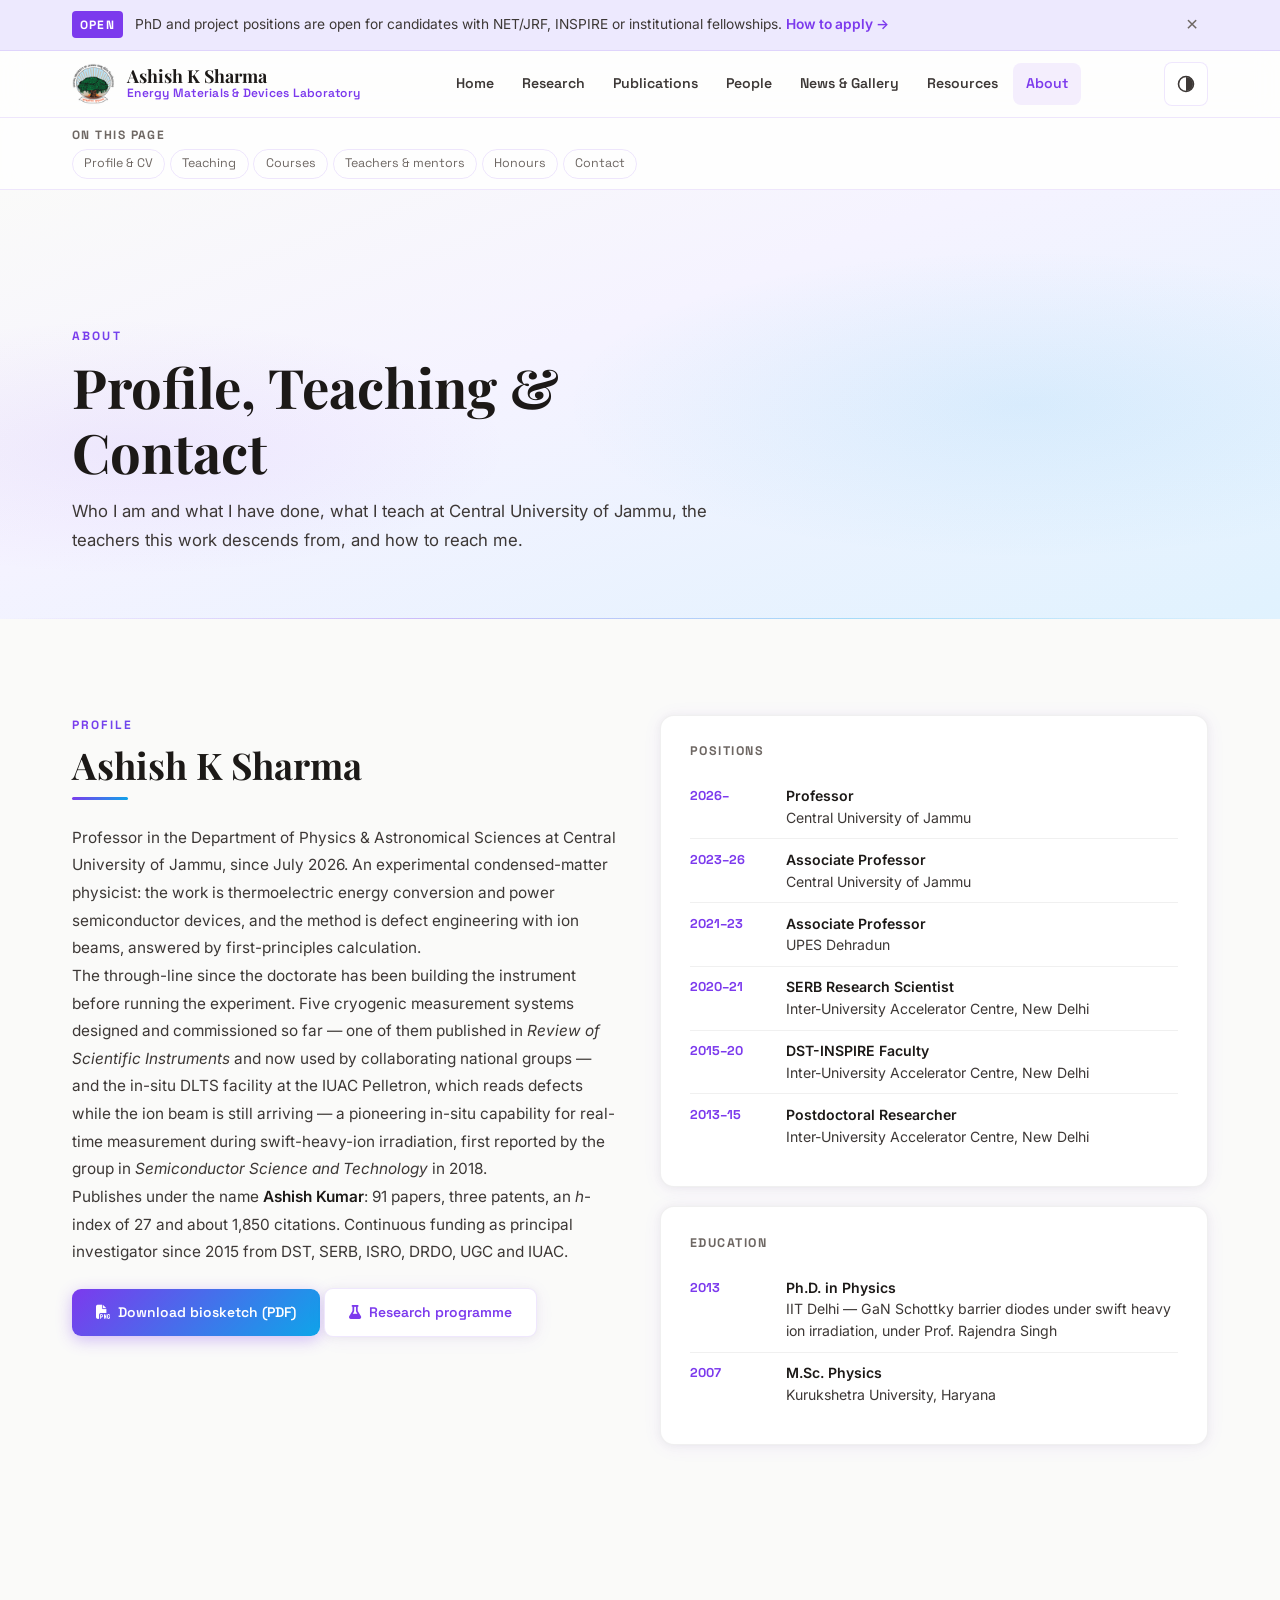
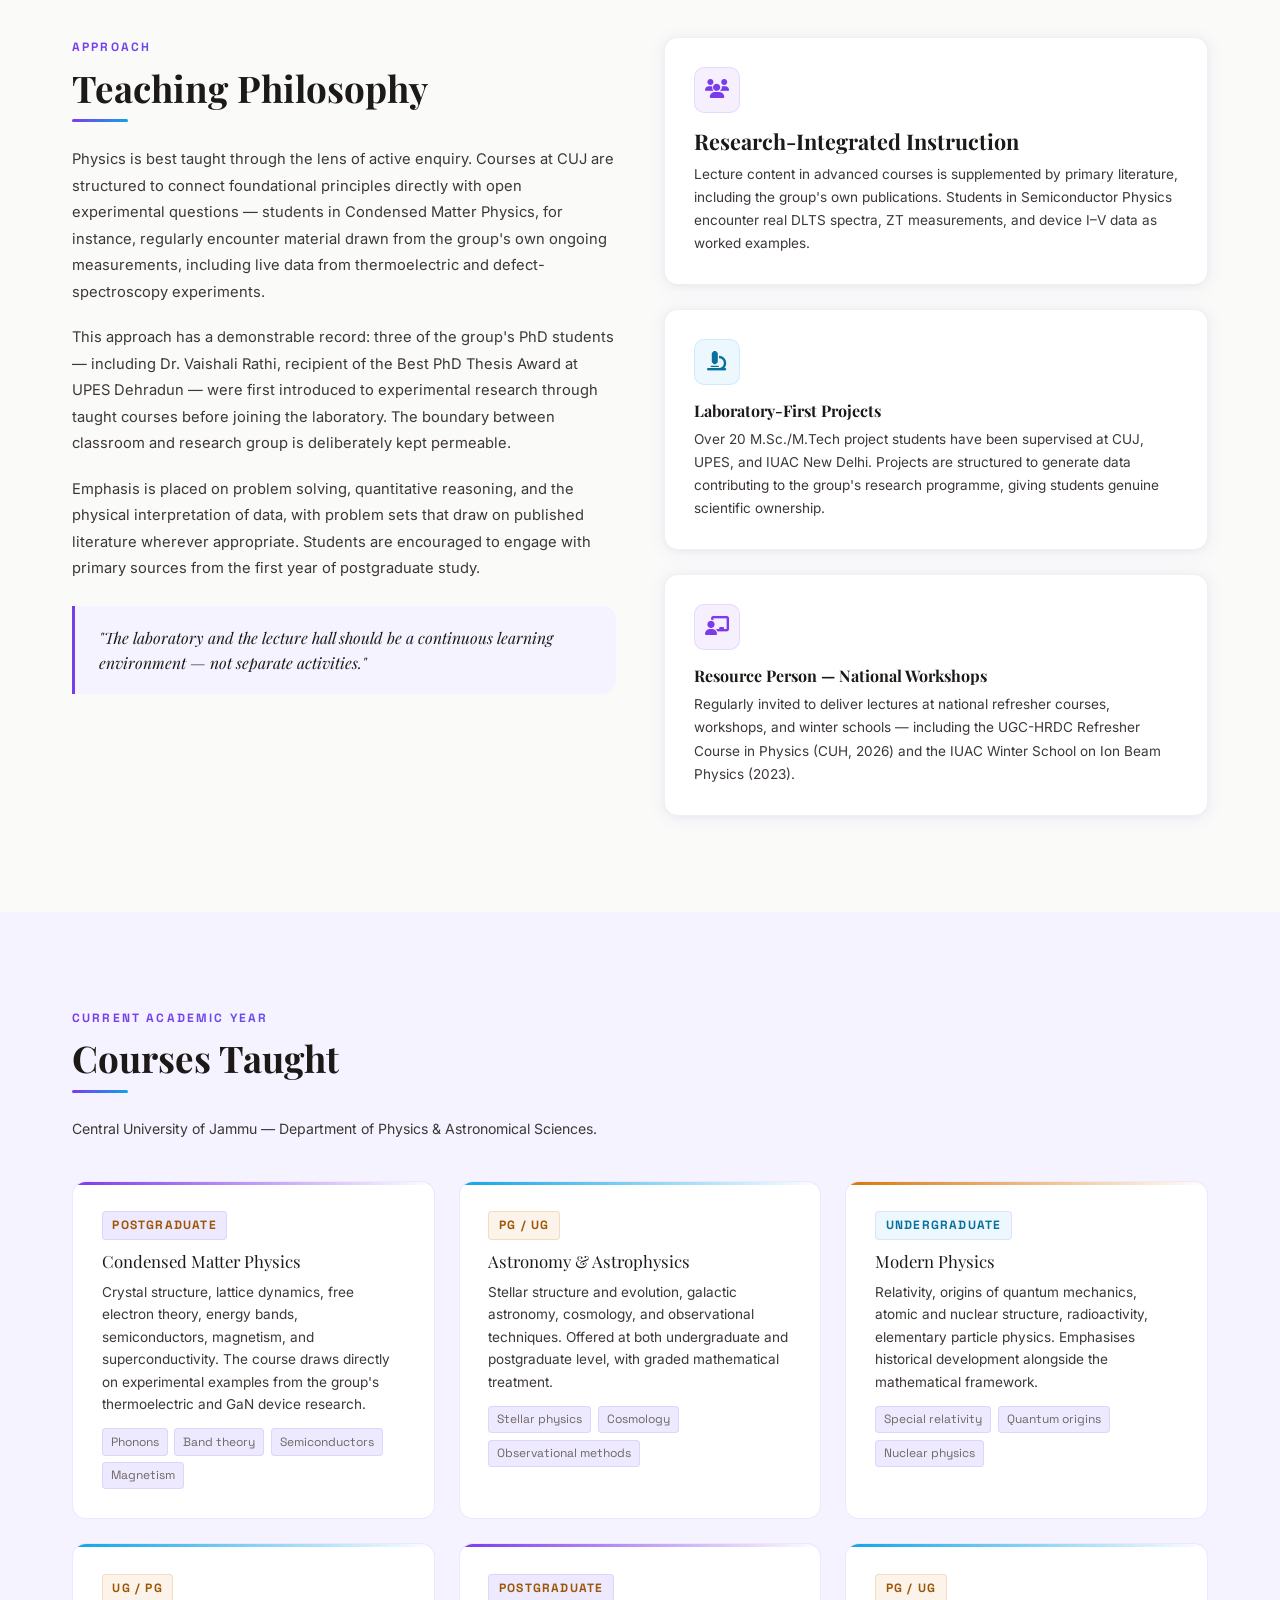
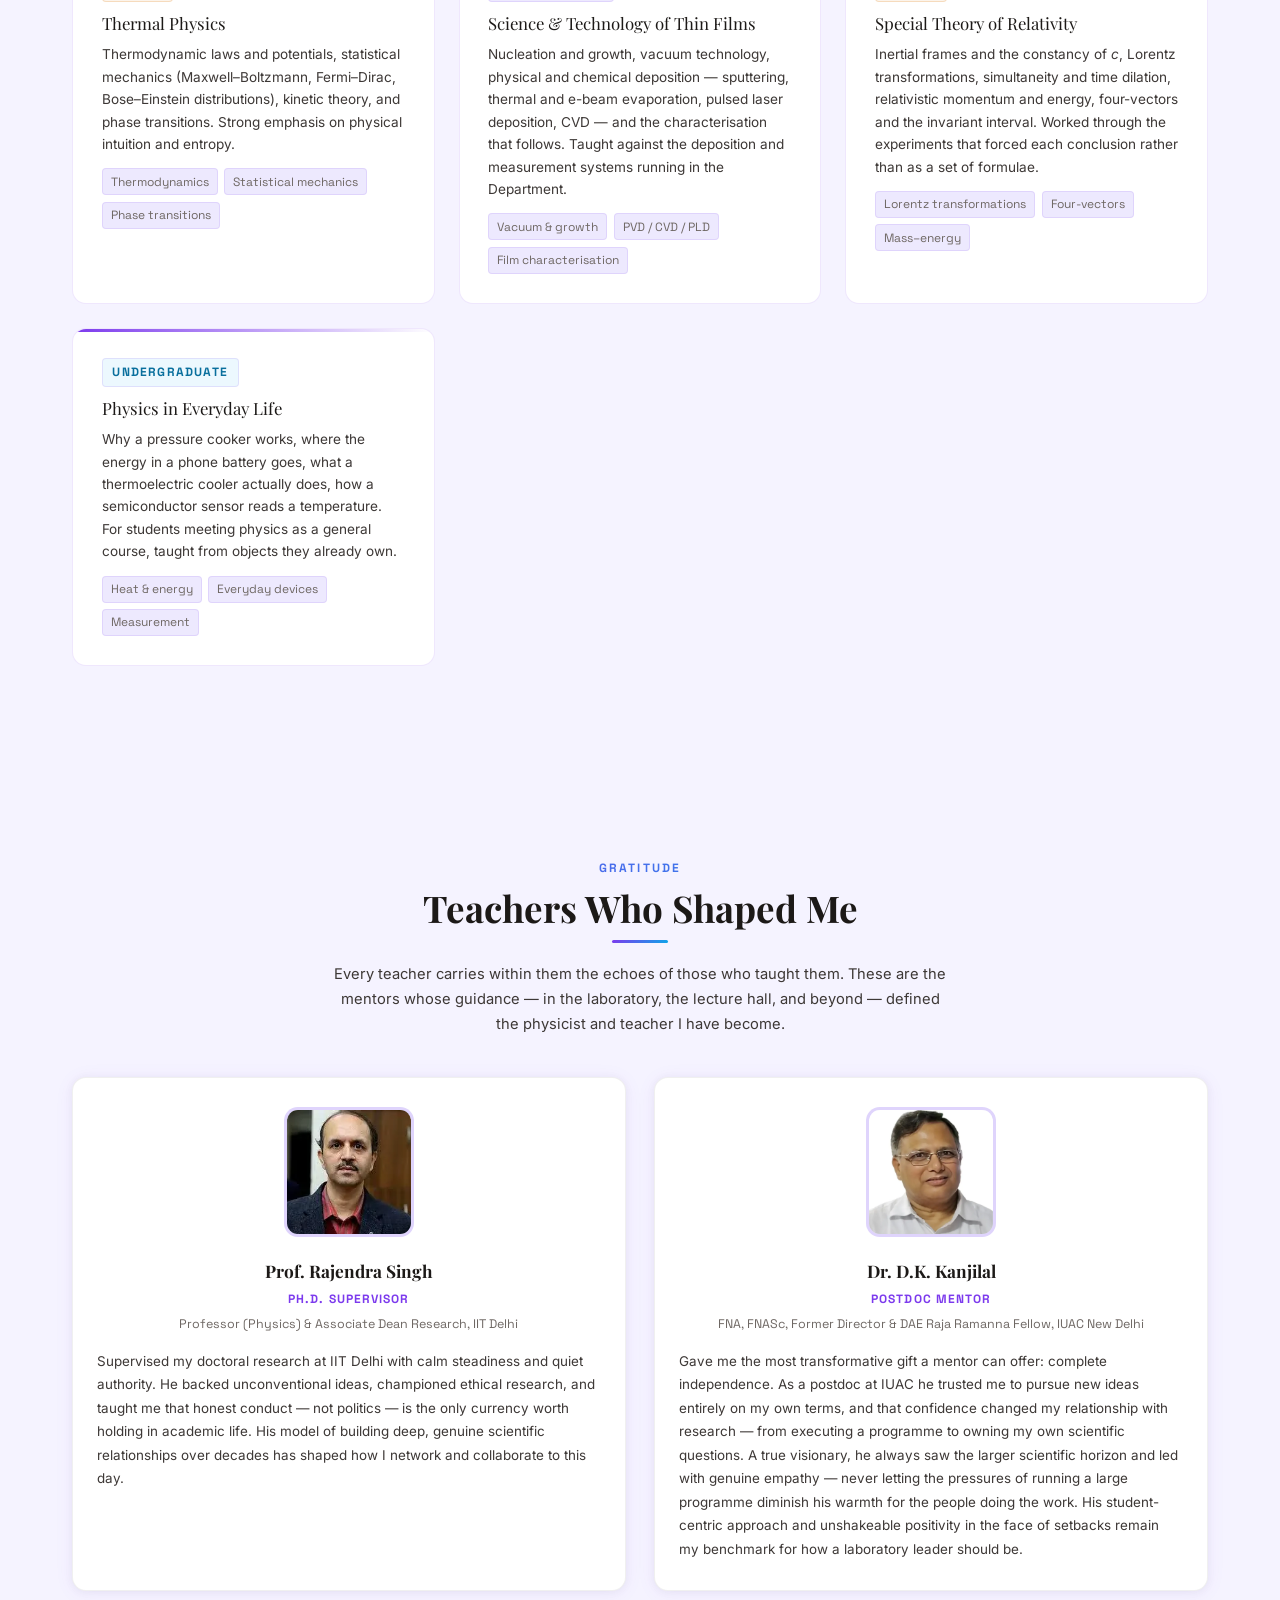
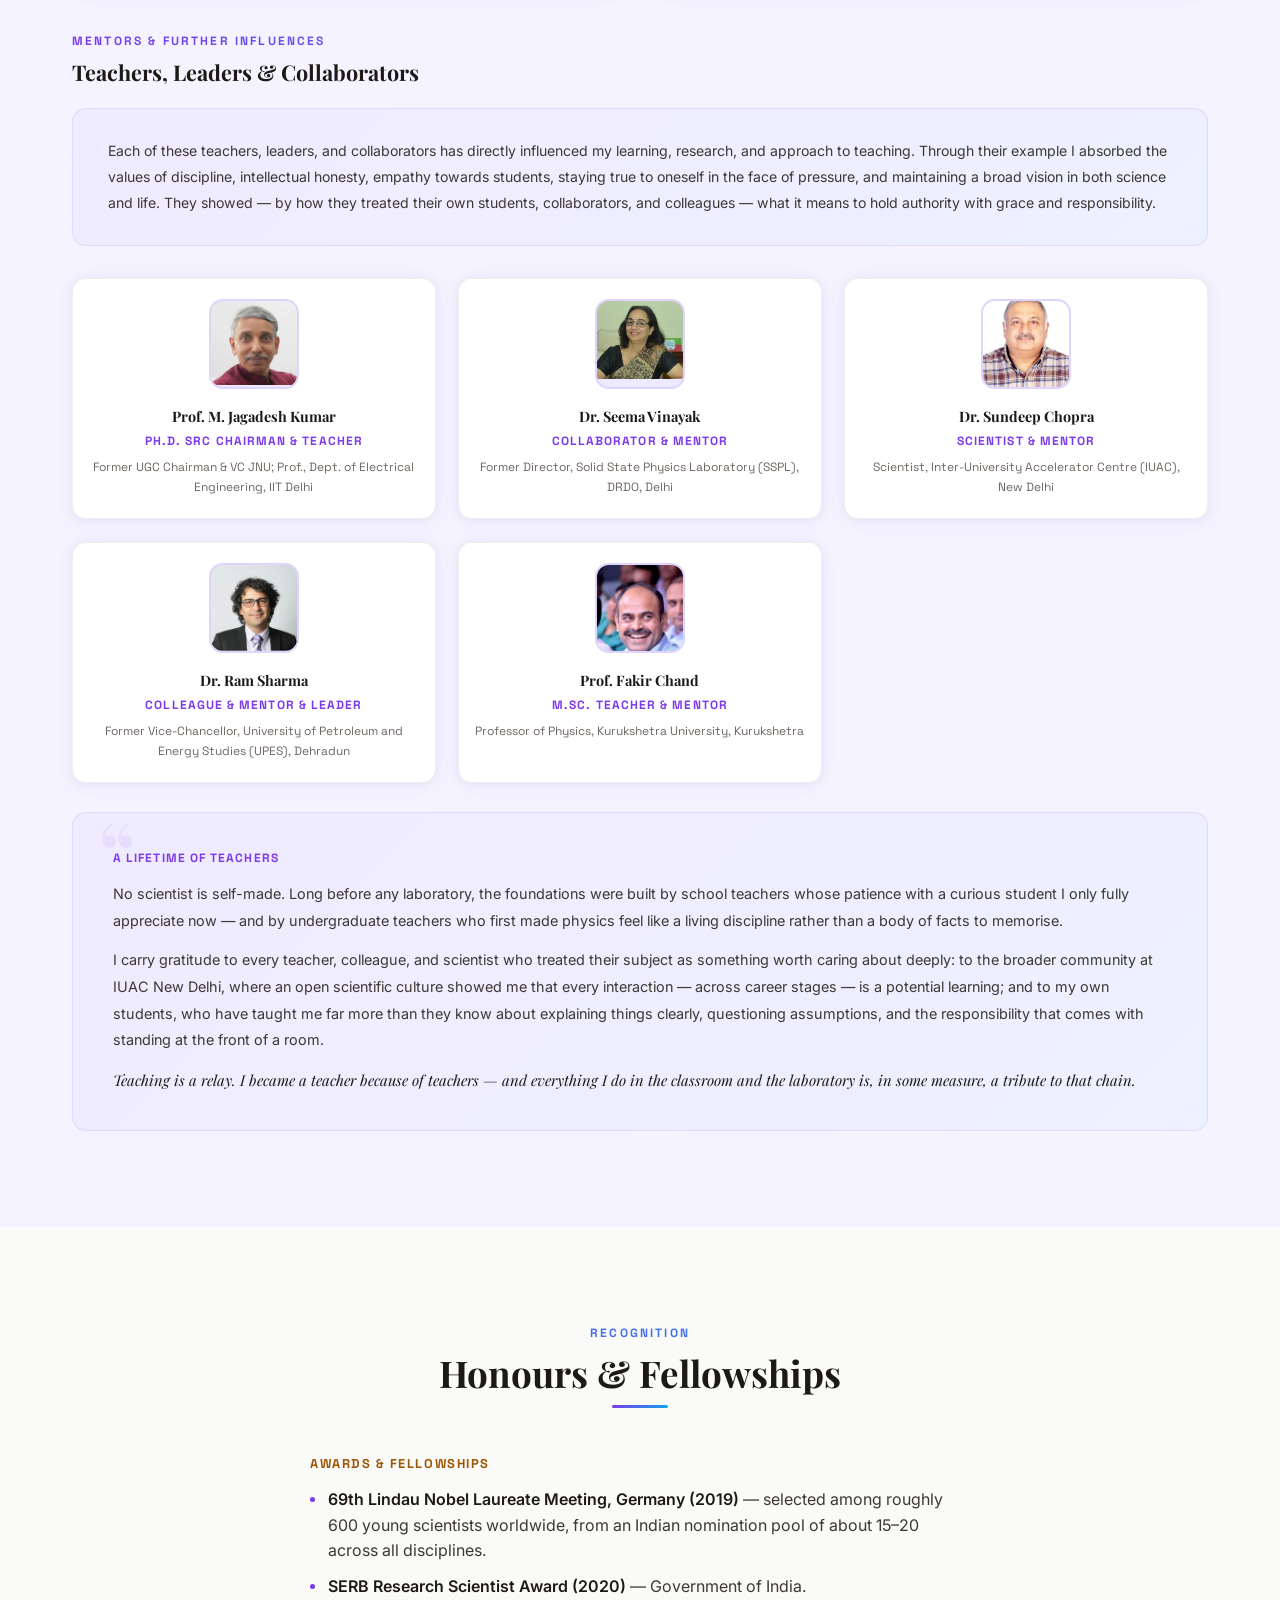
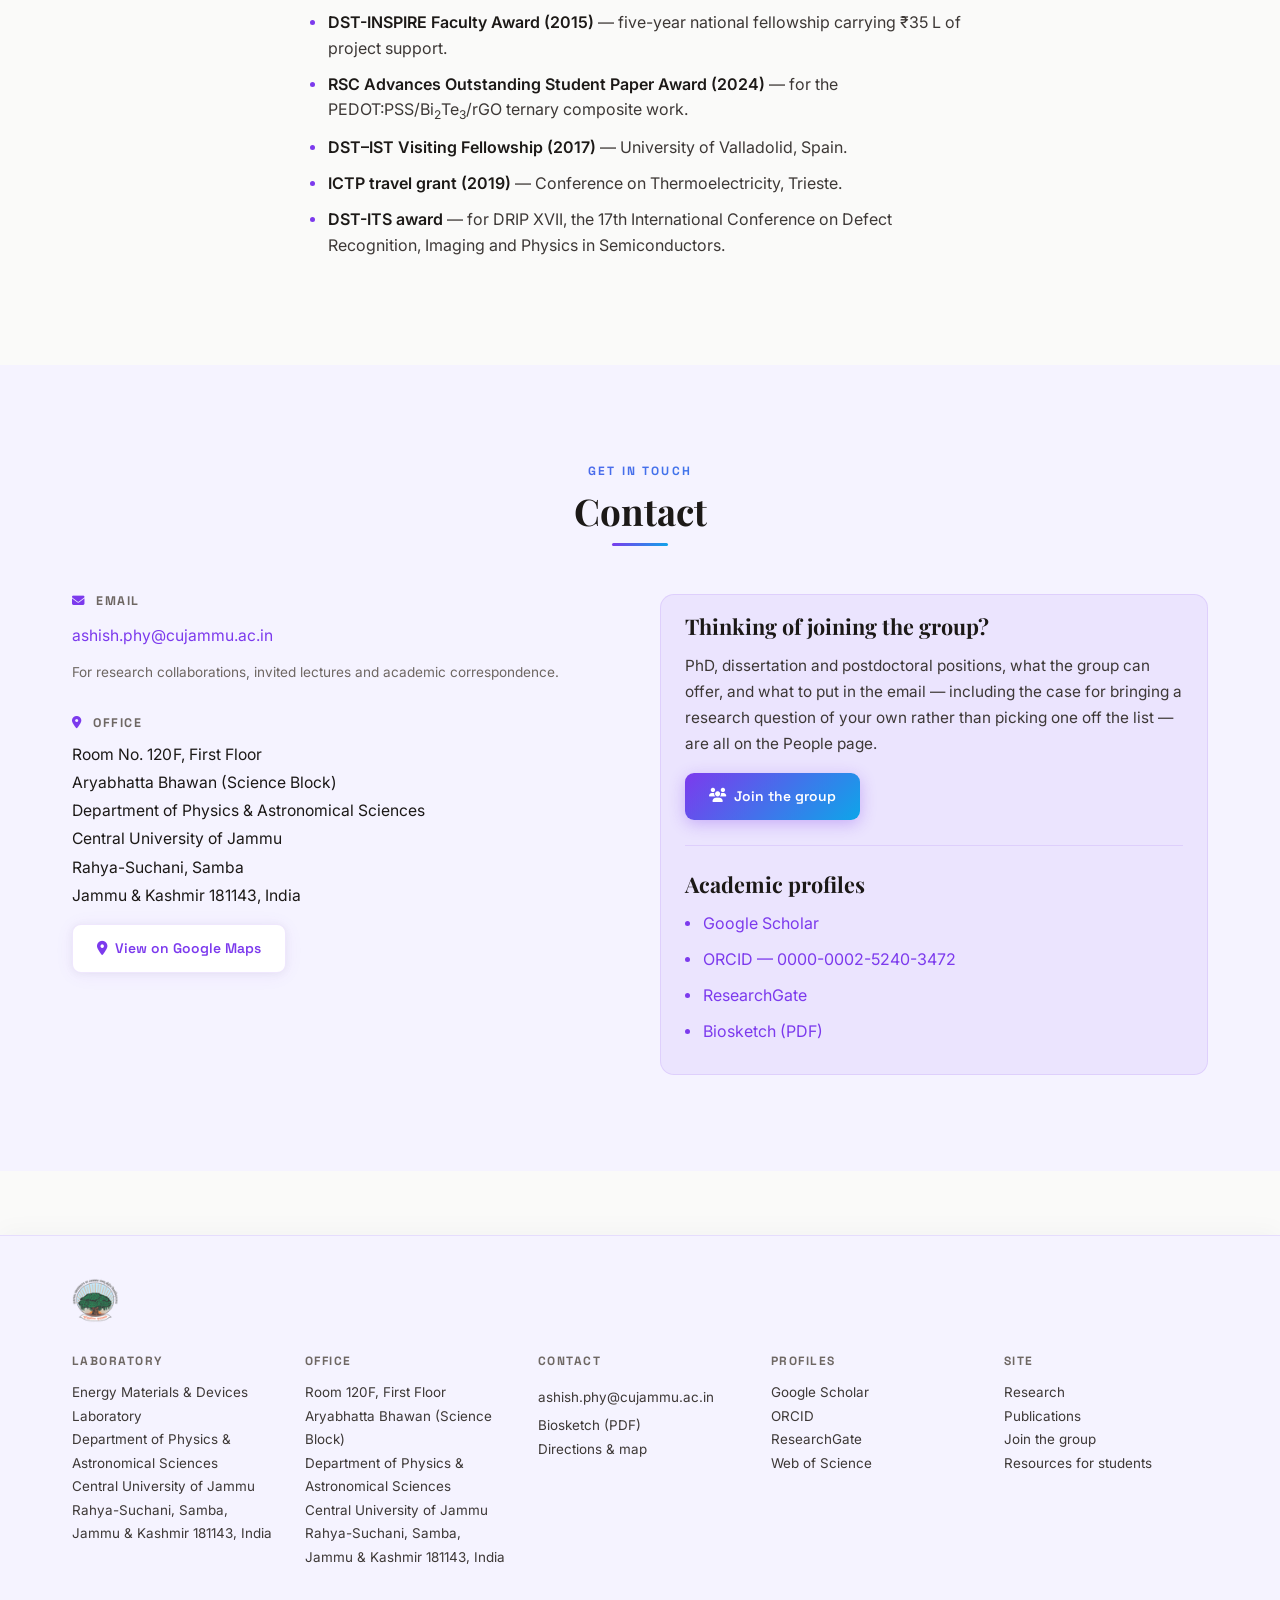
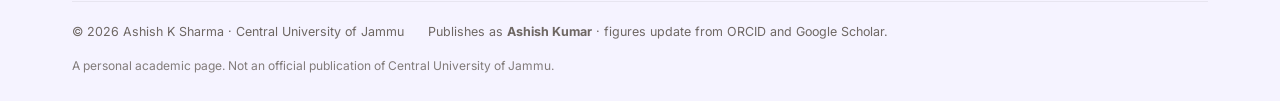
<file: teaching.html>
<!DOCTYPE html>
<html lang="en">
<head>
<meta charset="UTF-8">
<meta http-equiv="refresh" content="0; url=about.html#teaching">
<link rel="canonical" href="https://dr-aks.github.io/about.html">
<meta name="robots" content="noindex, follow">
<title>Moved &mdash; Ashish K Sharma</title>
<script>location.replace("about.html#teaching");</script>
</head>
<body style="font:16px/1.6 system-ui;max-width:32rem;margin:15vh auto;padding:0 1.5rem">
<p>This page has moved to <a href="about.html#teaching">about.html#teaching</a>.</p>
</body>
</html>
</file>
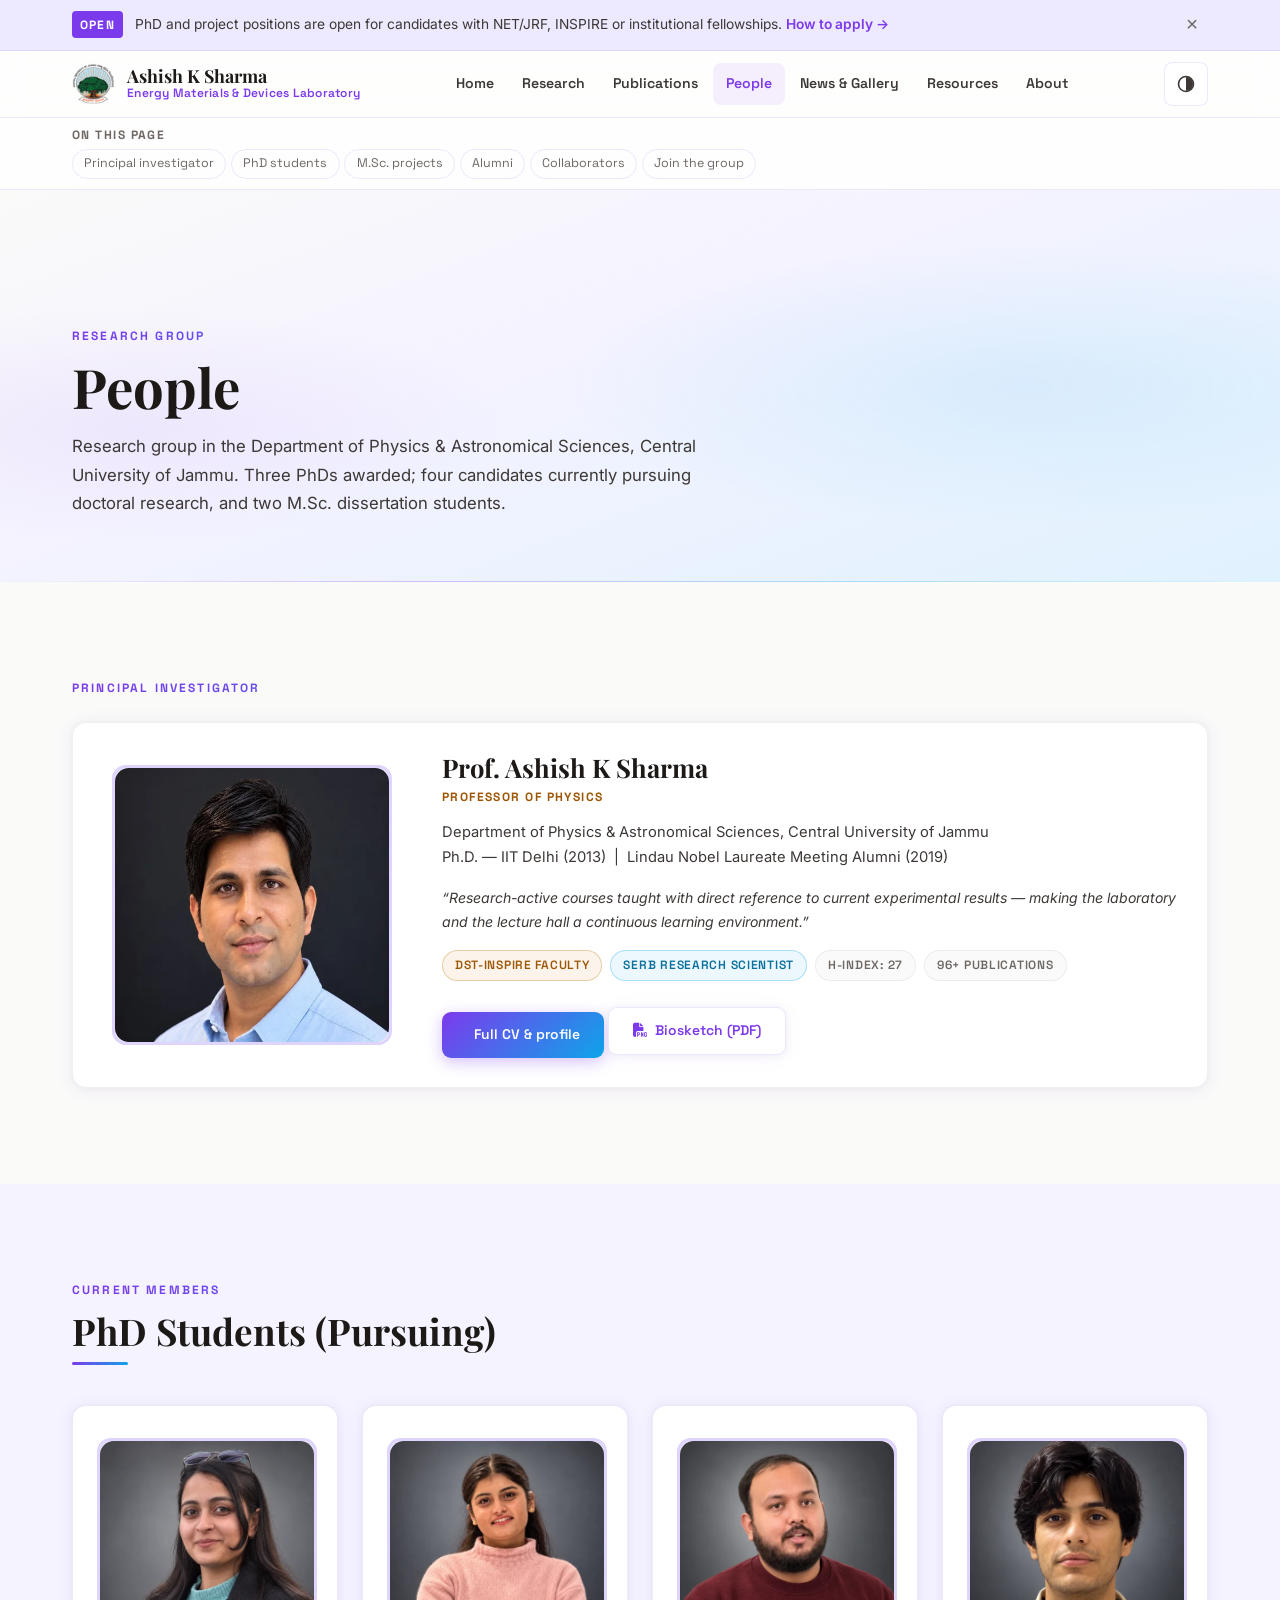
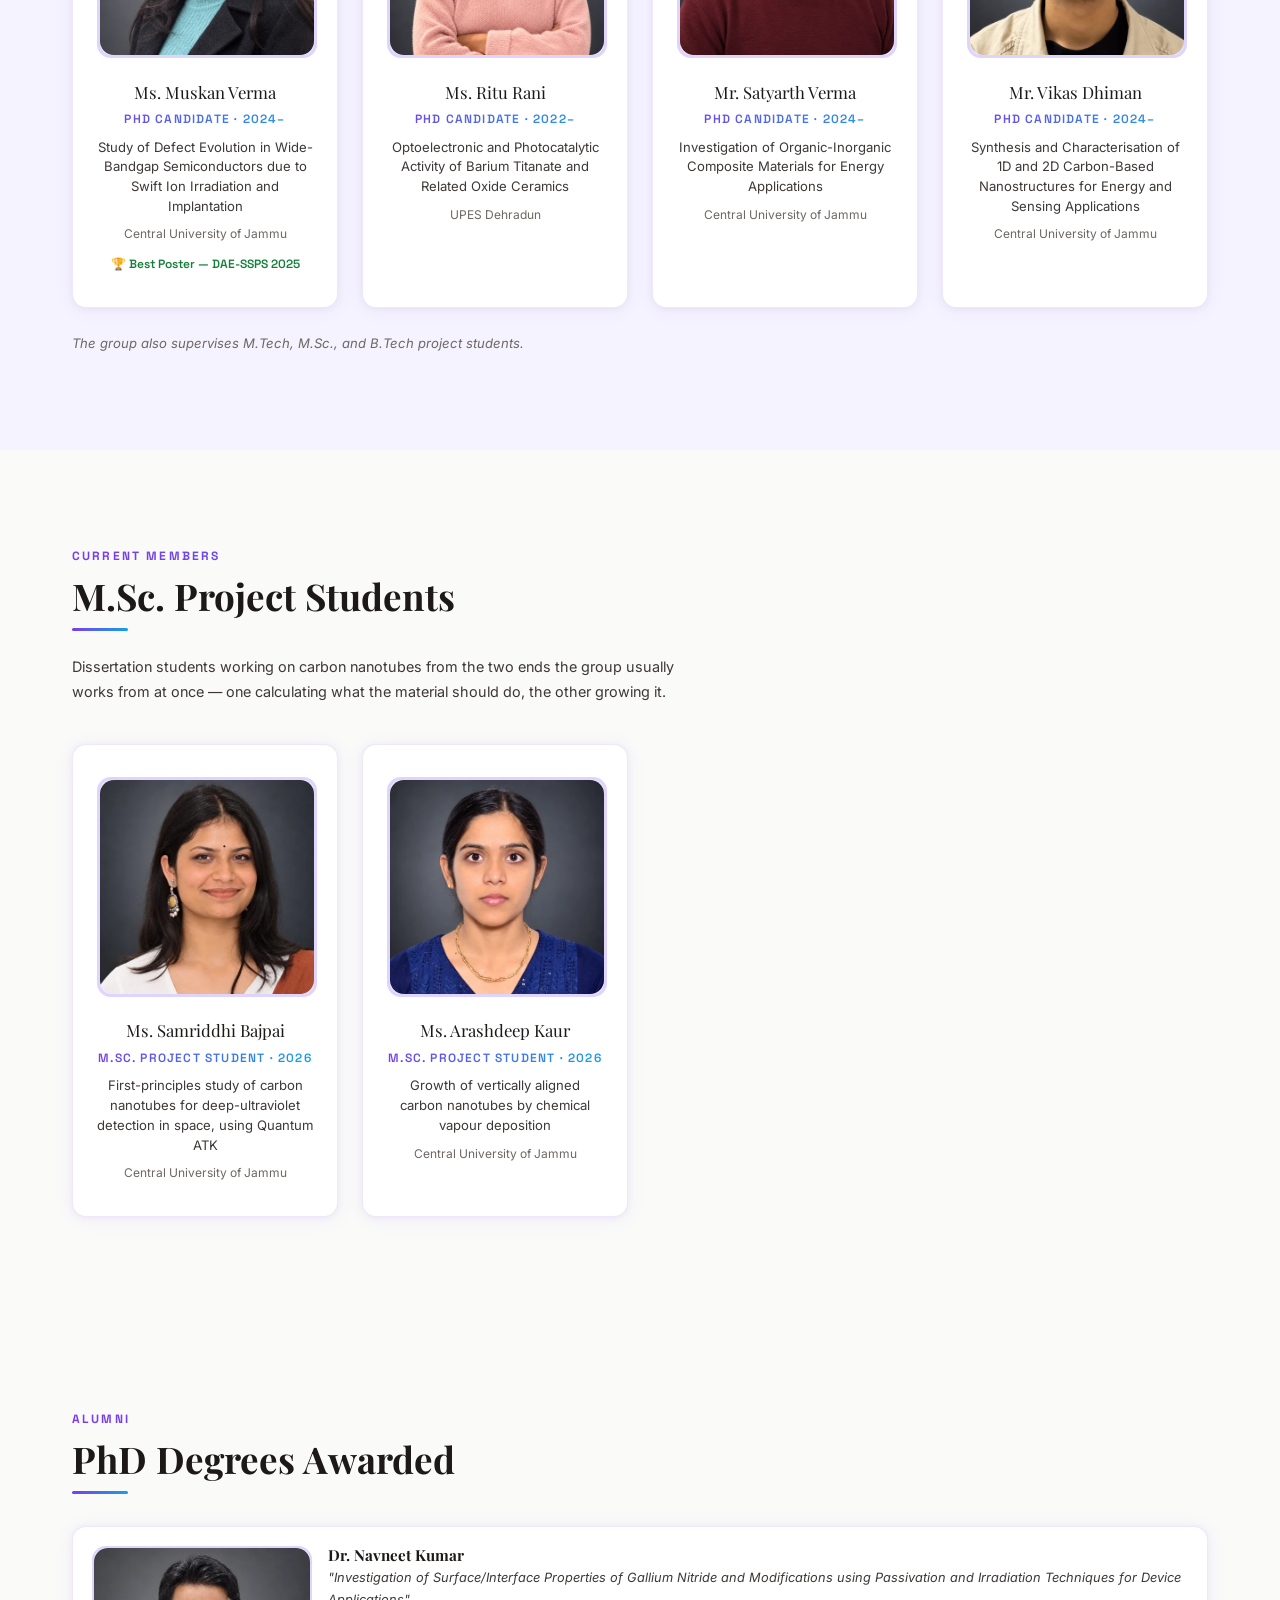
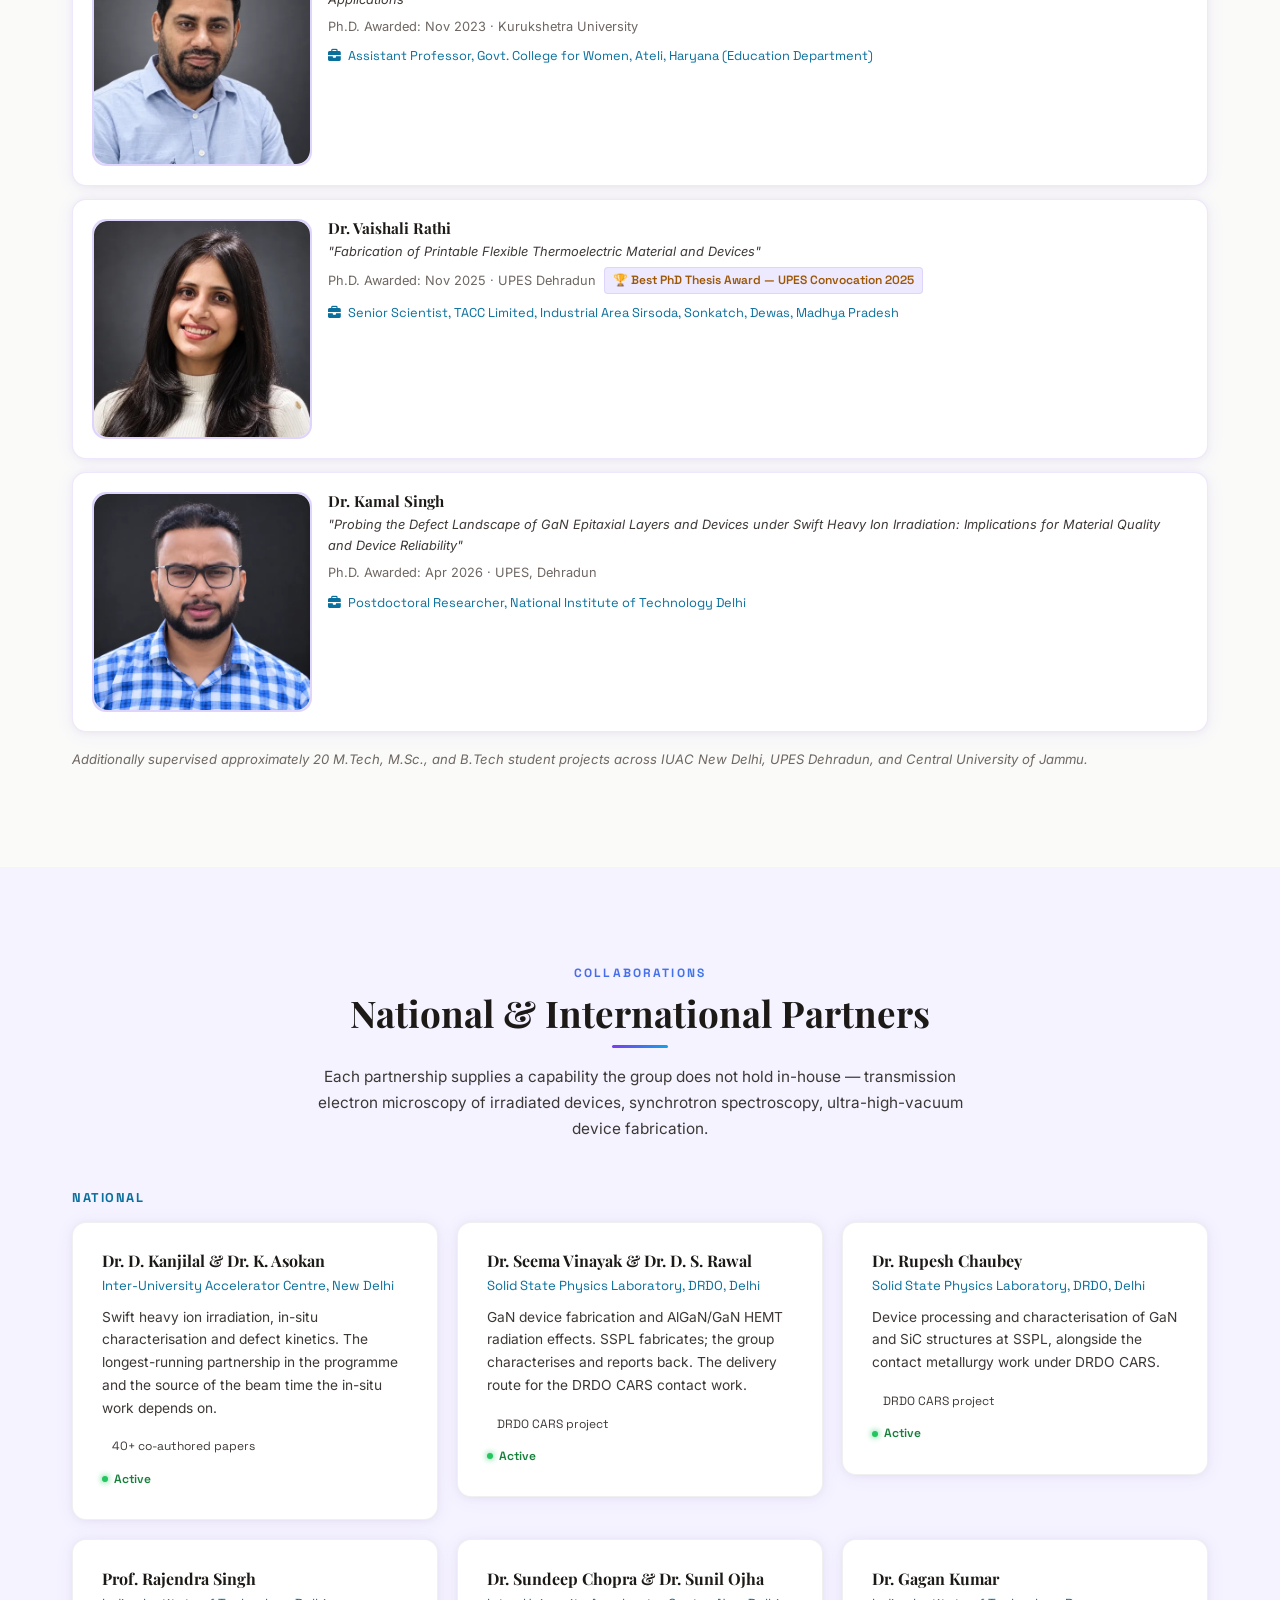
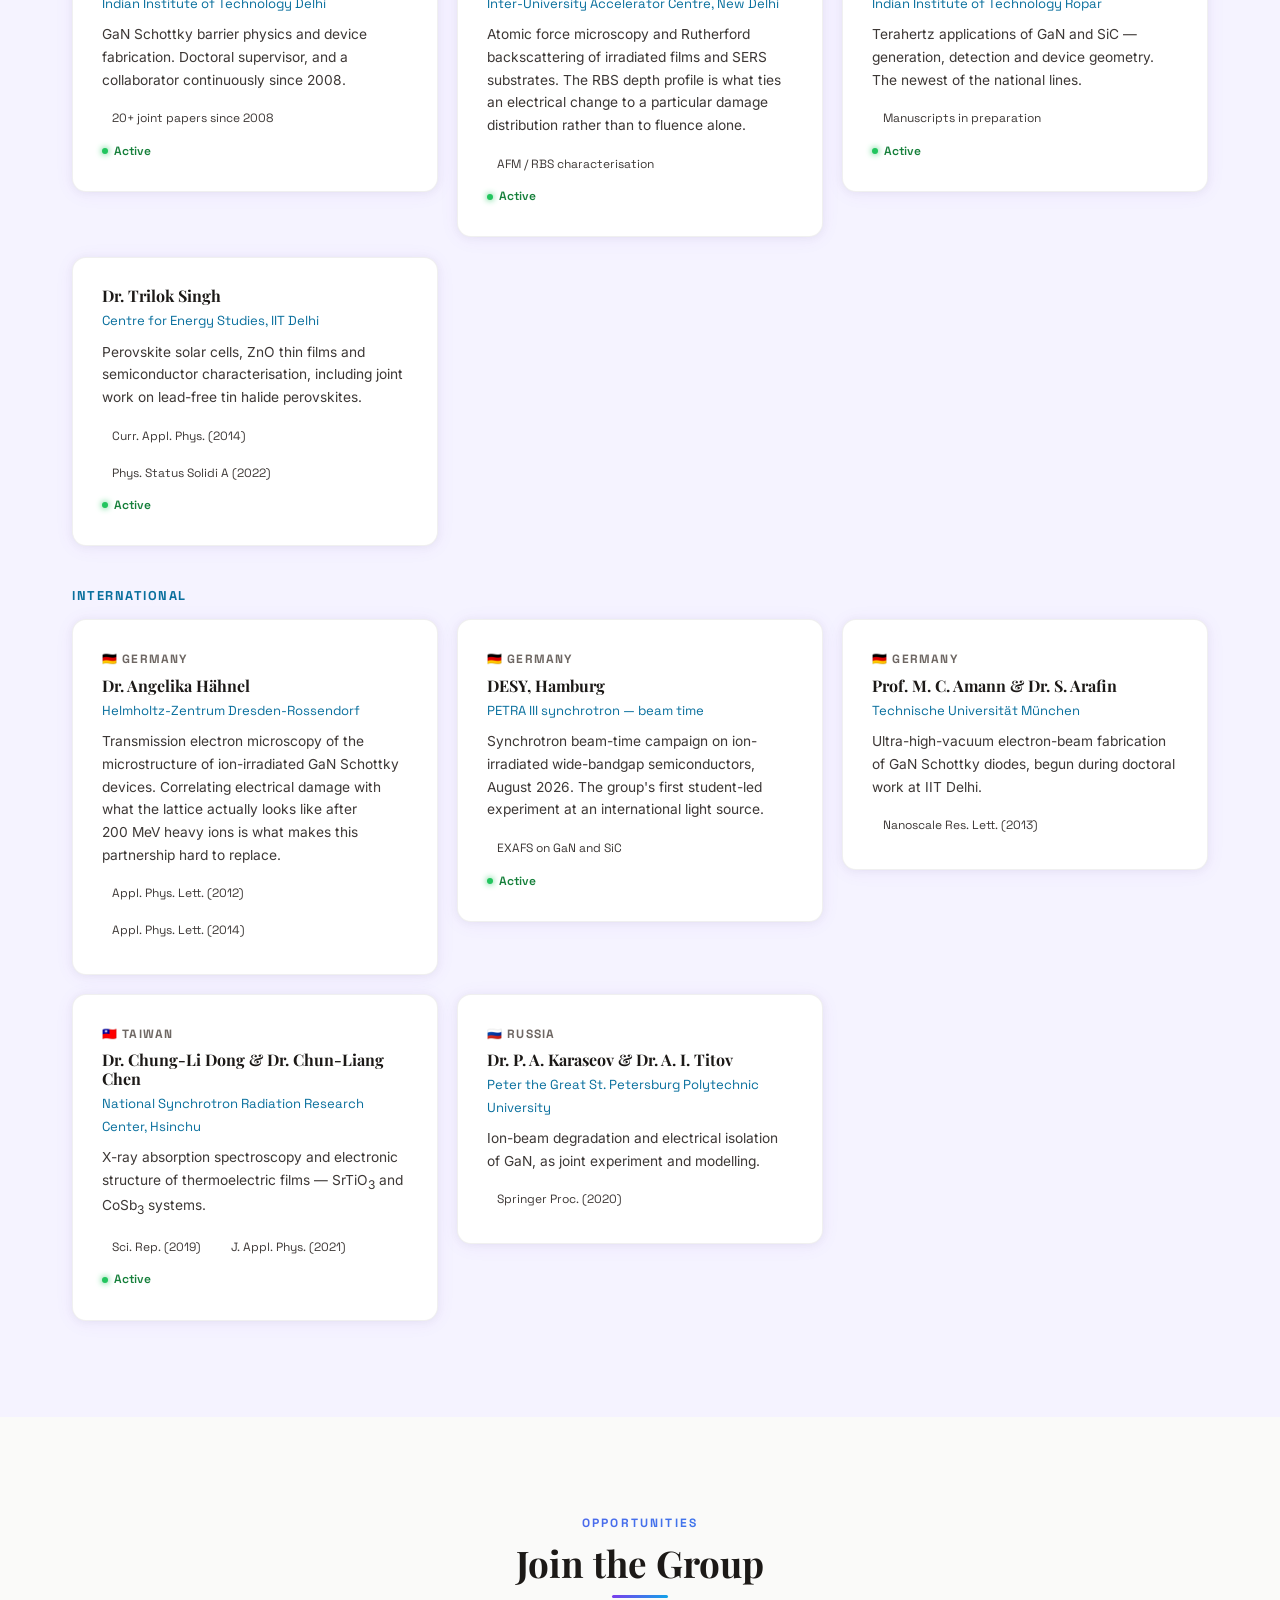
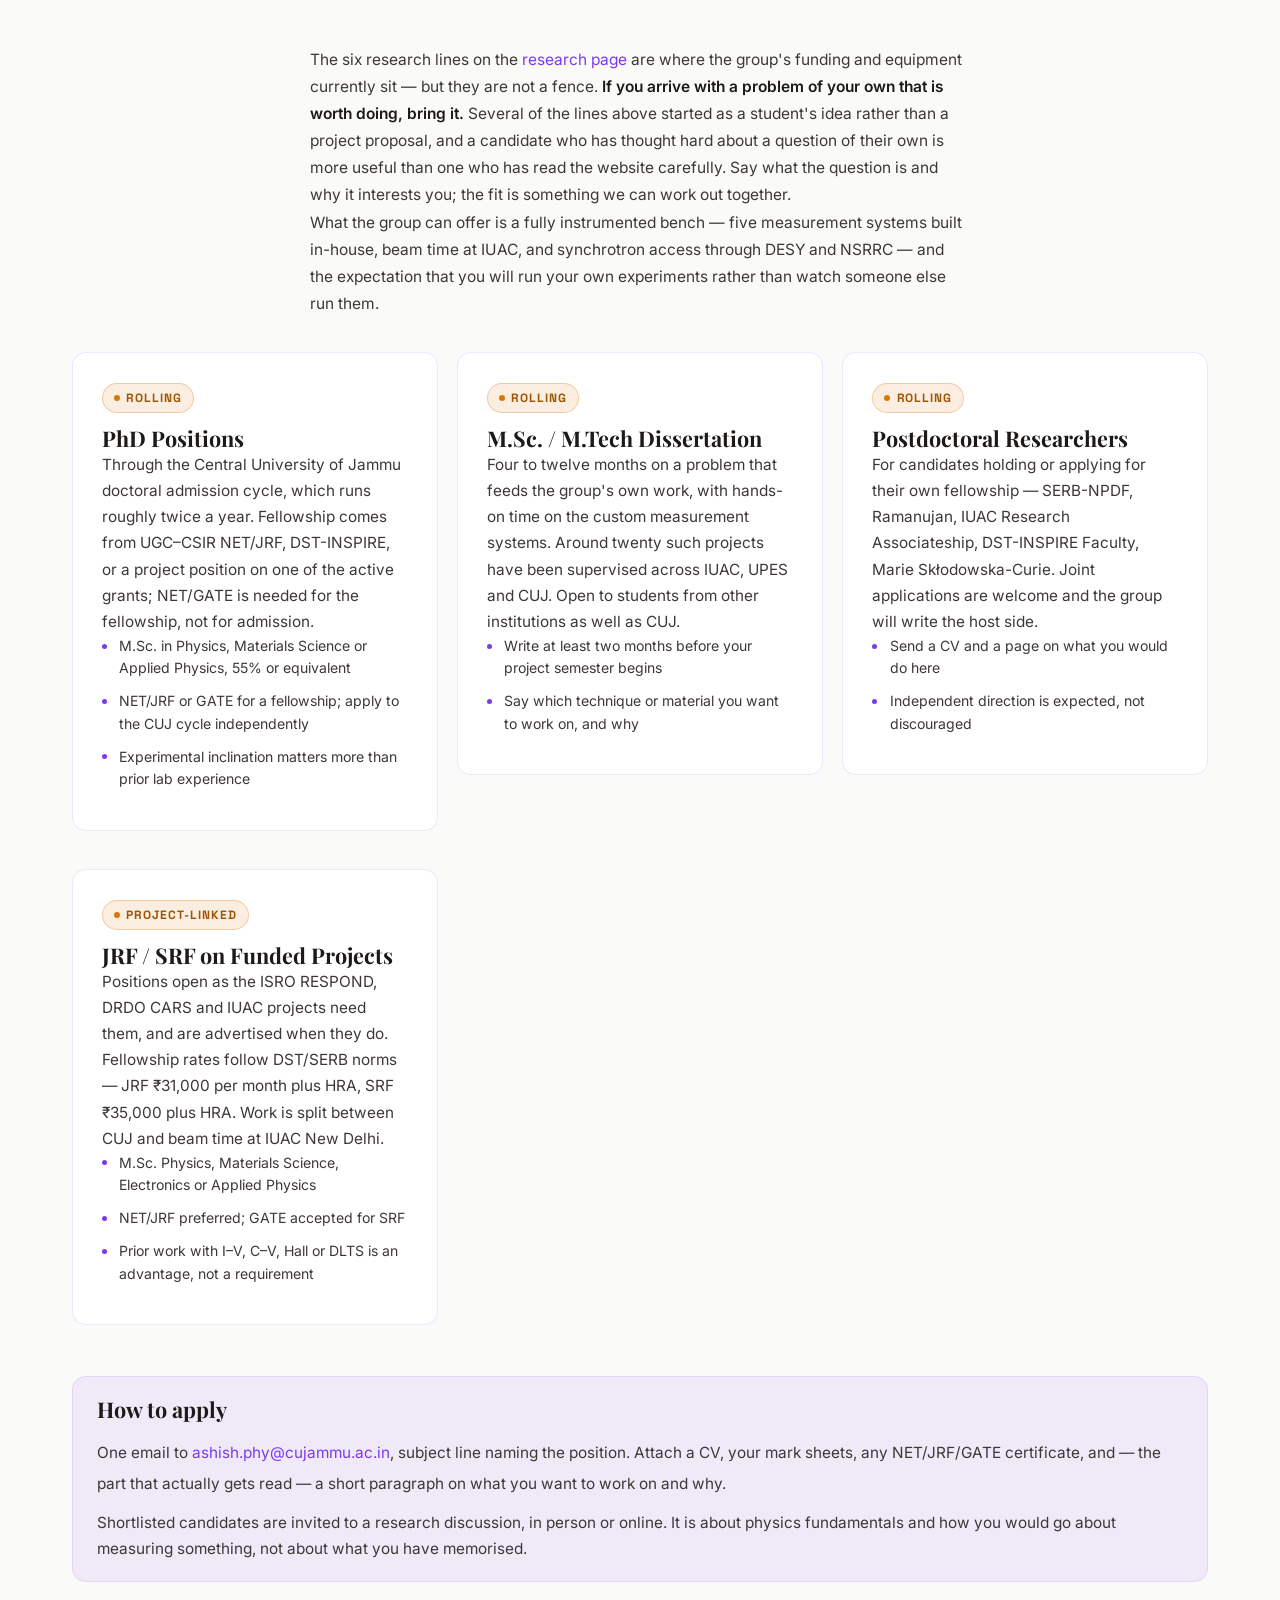
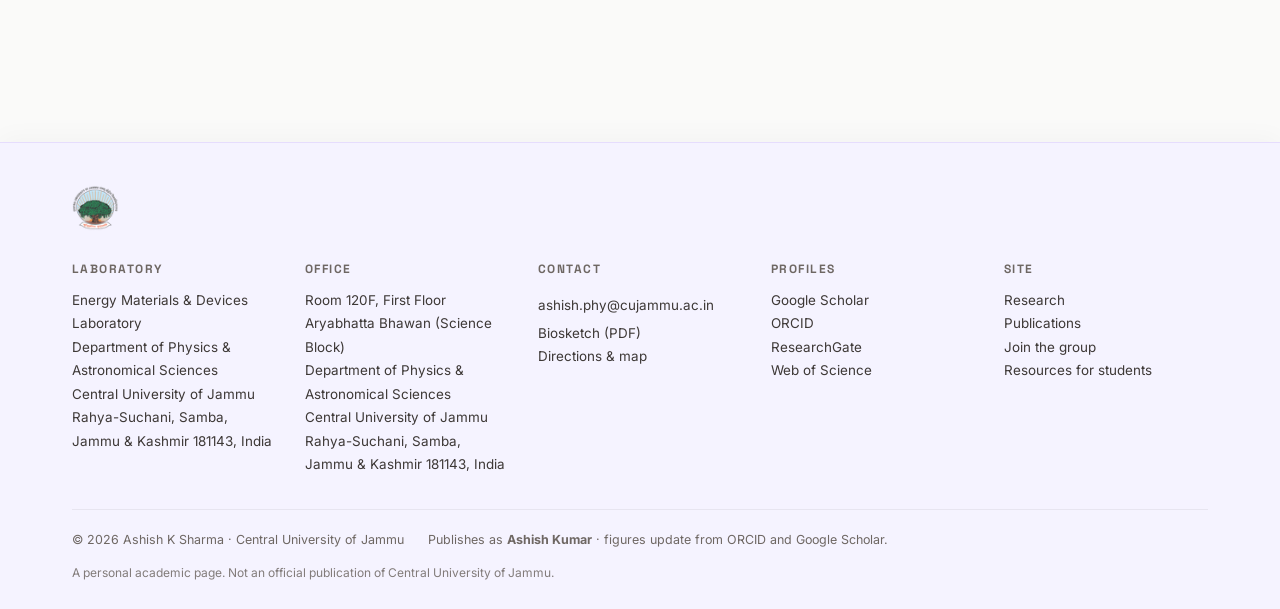
<file: vacancies.html>
<!DOCTYPE html>
<html lang="en">
<head>
<meta charset="UTF-8">
<meta http-equiv="refresh" content="0; url=people.html#join">
<link rel="canonical" href="https://dr-aks.github.io/people.html">
<meta name="robots" content="noindex, follow">
<title>Moved &mdash; Ashish K Sharma</title>
<script>location.replace("people.html#join");</script>
</head>
<body style="font:16px/1.6 system-ui;max-width:32rem;margin:15vh auto;padding:0 1.5rem">
<p>This page has moved to <a href="people.html#join">people.html#join</a>.</p>
</body>
</html>
</file>
<file: assets/css/style.css>
/* ============================================================
   ASHISH KUMAR — Professor Website
   Theme: Aurora Glow  |  Light · Modern · 2025-26
   ============================================================ */

/* ---- RESET ---- */
*, *::before, *::after { box-sizing: border-box; margin: 0; padding: 0; }
html {
  scroll-behavior: smooth; font-size: 16px;
  /* Firefox custom scrollbar */
  scrollbar-width: thin;
  scrollbar-color: #a78bfa #fafaf9;

  -webkit-text-size-adjust: 100%;
  text-size-adjust: 100%;
}

/* ---- AURORA GLOW PALETTE ---- */
:root {
  /* Backgrounds */
  --bg:          #fafaf9;        /* warm pearl white */
  --bg2:         #f5f3ff;        /* soft violet tint */
  --bg3:         #ede9fe;        /* light lavender */
  --bg-glass:    rgba(255,255,255,0.75);

  /* Brand colours */
  --violet:      #7c3aed;
  --violet-mid:  #6d28d9;
  --violet-light:#a78bfa;
  --violet-dim:  rgba(124,58,237,0.08);
  --violet-glow: rgba(124,58,237,0.18);

  --sky:         #0ea5e9;        /* decorative only: gradients, dots, rules */
  --sky-ink:     #096f9d;        /* same hue, AA on white / bg / bg2 / bg3 / tints */
  --sky-light:   #38bdf8;
  --sky-dim:     rgba(14,165,233,0.08);

  --amber:       #d97706;        /* decorative only: gradients, dots, rules */
  --amber-ink:   #9d5604;        /* same hue, AA on white / bg / bg2 / bg3 / tints */
  --amber-light: #f59e0b;
  --amber-dim:   rgba(217,119,6,0.08);

  /* Text */
  --text:        #1c1917;        /* near black, warm */
  --text2:       #3d3836;        /* medium warm grey — WCAG AA */
  --text3:       #6e6763;        /* muted warm grey — WCAG AA */

  /* Aliases (for compatibility across pages) */
  --card:        #ffffff;        /* card background — white */
  --teal:        #0ea5e9;
  --green-ink:   #157f3a;        /* status: active / open */
  --pink-ink:    #b0316f;
  --red-ink:     #b91c1c;        /* status: closed */        /* alias for --sky */

  /* Borders */
  --border:      rgba(124,58,237,0.12);
  --border2:     rgba(14,165,233,0.15);
  --border-soft: rgba(0,0,0,0.06);

  /* Shadows */
  --shadow-sm:   0 1px 8px rgba(0,0,0,0.05), 0 2px 20px rgba(124,58,237,0.06);
  --shadow:      0 4px 24px rgba(0,0,0,0.07), 0 8px 40px rgba(124,58,237,0.08);
  --shadow-lg:   0 8px 40px rgba(0,0,0,0.1), 0 20px 60px rgba(124,58,237,0.12);

  /* Gradient */
  --grad-main:   linear-gradient(135deg, #7c3aed, #0ea5e9);
  --grad-warm:   linear-gradient(135deg, #7c3aed, #ec4899);
  --grad-hero:   linear-gradient(160deg, #fafaf9 0%, #f5f3ff 40%, #e0f2fe 100%);
  --grad-card:   linear-gradient(135deg, rgba(124,58,237,0.04), rgba(14,165,233,0.03));

  /* UI */
  --radius:      14px;
  --radius-sm:   8px;
  --nav-h:       72px;
  /* People photos. Rounded squares, not circles: the sources are square so
     nothing is cropped either way, and squares show the whole frame. One
     variable so the shape can be changed in a single place. */
  --avatar-radius: 14px;
  --transition:  all 0.28s cubic-bezier(0.4, 0, 0.2, 1);

  /* Typography */
  --font-serif:  'Playfair Display', Georgia, serif;
  --font-sans:   'Space Grotesk', 'Inter', -apple-system, sans-serif;
  --font-body:   'Inter', -apple-system, sans-serif;
}

/* ---- BASE ---- */
body {
  background-color: var(--bg);
  color: var(--text);
  font-family: var(--font-body);
  line-height: 1.7;
  overflow-x: hidden;
}

/* ---- SCROLLBAR ---- */
::-webkit-scrollbar { width: 5px; }
::-webkit-scrollbar-track { background: var(--bg); }
::-webkit-scrollbar-thumb { background: var(--violet-light); border-radius: 3px; }

/* ---- AURORA MESH BACKGROUND ---- */
.aurora-bg {
  background-image:
    radial-gradient(ellipse 80% 50% at 20% 20%, rgba(124,58,237,0.07) 0%, transparent 60%),
    radial-gradient(ellipse 60% 60% at 80% 80%, rgba(14,165,233,0.06) 0%, transparent 60%),
    radial-gradient(ellipse 50% 40% at 50% 50%, rgba(236,72,153,0.03) 0%, transparent 60%);
}

/* ---- TYPOGRAPHY ---- */
h1, h2, h3, h4 { font-family: var(--font-serif); font-weight: 700; line-height: 1.2; color: var(--text); }
h1 { font-size: clamp(2rem, 5vw, 3.4rem); }
h2 { font-size: clamp(1.6rem, 3vw, 2.3rem); }
h3 { font-size: clamp(1.05rem, 2vw, 1.35rem); }
h4 { font-size: 1rem; }
p  { color: var(--text2); font-size: 0.96rem; }
a  { color: var(--violet); text-decoration: none; transition: var(--transition); }
a:hover { color: var(--violet-mid); }
strong { color: var(--text); font-weight: 600; }

/* ---- GRADIENT TEXT UTILITY ---- */
.grad-text {
  color: #7c3aed; /* fallback for browsers that don't support background-clip:text */
  background: var(--grad-main);
  -webkit-background-clip: text;
  -webkit-text-fill-color: transparent;
  background-clip: text;
}

/* ---- SECTION LABELS ---- */
.section-label {
  font-family: var(--font-sans);
  font-size: 0.75rem; font-weight: 700;
  letter-spacing: 0.18em; text-transform: uppercase;
  color: #7c3aed; /* fallback */
  background: var(--grad-main);
  -webkit-background-clip: text; -webkit-text-fill-color: transparent;
  background-clip: text;
  display: block; margin-bottom: 0.5rem;
}
.section-title { margin-bottom: 0.6rem; color: var(--text); }
.section-subtitle { color: var(--text2); font-size: 1rem; margin-bottom: 2.5rem; max-width: 620px; }
.section-divider {
  width: 56px; height: 3px;
  background: var(--grad-main);
  border-radius: 2px;
  margin-bottom: 1.5rem;
}

/* ---- LAYOUT ---- */
.container { max-width: 1200px; margin: 0 auto; padding: 0 2rem; }
.section    { padding: 6rem 0; }
.section-alt { background: var(--bg2); }
.grid-2 { display: grid; grid-template-columns: 1fr 1fr; gap: 2rem; }
.grid-3 { display: grid; grid-template-columns: repeat(3, 1fr); gap: 1.5rem; }
.grid-4 { display: grid; grid-template-columns: repeat(4, 1fr); gap: 1.5rem; }
.flex { display: flex; }
.flex-center { display: flex; align-items: center; justify-content: center; }
.gap-1 { gap: 1rem; } .gap-2 { gap: 2rem; }
.mb-1 { margin-bottom: 1rem; } .mb-2 { margin-bottom: 2rem; } .mb-3 { margin-bottom: 3rem; }
.mt-1 { margin-top: 1rem; }  .mt-2 { margin-top: 2rem; }
.text-center { text-align: center; }

/* ---- NAVIGATION ----
   The fixed #navbar and its .nav-inner / .nav-logo / .nav-links / .nav-toggle
   rules were retired when the sticky .site-head shell replaced them. They are
   gone rather than dormant: while they sat here the iOS safe-area inset was
   being applied to an element no page renders. The live header lives in
   shell.css, safe-area handling included. --nav-h survives because the
   on-this-page rail and section scroll-margins still measure against it. */

/* ---- HERO ---- */
.hero {
  min-height: 100vh;
  min-height: 100svh;   /* iOS Safari: 100vh includes the area behind the URL bar */
  display: flex; align-items: center;
  padding-top: var(--nav-h);
  background: var(--grad-hero);
  position: relative; overflow: hidden;
}
.hero::before {
  content: '';
  position: absolute; inset: 0; pointer-events: none;
  background:
    radial-gradient(ellipse 70% 60% at 75% 40%, rgba(14,165,233,0.1) 0%, transparent 60%),
    radial-gradient(ellipse 50% 50% at 15% 75%, rgba(124,58,237,0.08) 0%, transparent 60%),
    radial-gradient(ellipse 40% 40% at 50% 10%, rgba(236,72,153,0.05) 0%, transparent 60%);
}
.hero-grid { display: grid; grid-template-columns: 1fr 460px; gap: 3rem; align-items: flex-start; padding-top: 2rem; }

/* Hero badges */
.hero-badges { display: flex; flex-wrap: wrap; gap: 0.5rem; margin-bottom: 1.5rem; }
.badge {
  font-family: var(--font-sans); font-size: 0.75rem; font-weight: 600;
  letter-spacing: 0.06em; text-transform: uppercase;
  padding: 0.28rem 0.75rem; border-radius: 50px; border: 1px solid;
}
.badge-violet { border-color: rgba(124,58,237,0.3); color: var(--violet); background: var(--violet-dim); }
.badge-sky    { border-color: rgba(14,165,233,0.3);  color: var(--sky-ink);      background: var(--sky-dim); }
.badge-teal   { border-color: rgba(14,165,233,0.3);   color: var(--sky-ink);      background: var(--sky-dim); }
.badge-amber  { border-color: rgba(217,119,6,0.3);   color: var(--amber-ink);  background: var(--amber-dim); }
.badge-gold   { border-color: rgba(180,120,0,0.3);   color: var(--amber-ink);       background: rgba(217,119,6,0.08); font-weight: 600; }
.badge-muted  { border-color: var(--border-soft);    color: var(--text3);  background: rgba(0,0,0,0.02); }

.hero-name   { color: var(--text); margin-bottom: 0.4rem; }
.hero-title  { font-family: var(--font-sans); font-size: 1rem; color: var(--text2); margin-bottom: 0.25rem; font-weight: 500; }
.hero-inst   { font-family: var(--font-sans); font-size: 0.88rem; color: var(--text3); margin-bottom: 1.8rem; }
.hero-desc   { font-size: 1rem; color: var(--text2); line-height: 1.8; margin-bottom: 2rem; max-width: 540px; }
.hero-cta    { display: flex; gap: 0.75rem; flex-wrap: wrap; margin-bottom: 2rem; align-items: center; }

/* Social Links */
.hero-social { display: flex; gap: 0.8rem; align-items: center; flex-wrap: wrap; }
.hero-social a {
  display: flex; align-items: center; gap: 0.4rem;
  font-size: 0.78rem; font-family: var(--font-sans); font-weight: 500;
  color: var(--text2); padding: 0.38rem 0.8rem;
  border: 1px solid var(--border-soft); border-radius: 7px;
  background: var(--card); transition: var(--transition);
  box-shadow: var(--shadow-sm);
}
.hero-social a:hover { color: var(--violet); border-color: var(--border); box-shadow: 0 2px 12px rgba(124,58,237,0.12); }

/* Profile Photo */
.profile-wrap { position: relative; }
.profile-photo {
  width: 100%; height: auto;
  border-radius: 24px;
  background: var(--card);
  border: 1px solid var(--border-soft);
  box-shadow: var(--shadow-lg);
  overflow: hidden; position: relative;
}
.profile-photo img { width: 100%; height: auto; display: block; object-fit: cover; }
.profile-photo .placeholder {
  width: 100%; height: 100%;
  display: flex; flex-direction: column; align-items: center; justify-content: center;
  gap: 1rem;
  background: linear-gradient(135deg, var(--bg3), #e0f2fe);
}
.profile-deco {
  position: absolute; top: -16px; right: -16px;
  width: 72px; height: 72px;
  border: 2px solid rgba(124,58,237,0.2);
  border-radius: 16px;
}
.profile-deco2 {
  position: absolute; bottom: -12px; left: -12px;
  width: 52px; height: 52px;
  border: 2px solid rgba(14,165,233,0.2);
  border-radius: 12px;
}

/* ---- BUTTONS ---- */
.btn {
  display: inline-flex; align-items: center; gap: 0.5rem;
  font-family: var(--font-sans); font-weight: 600; font-size: 0.87rem;
  padding: 0.72rem 1.5rem; border-radius: 9px;
  cursor: pointer; transition: var(--transition);
  text-decoration: none; border: none;
  touch-action: manipulation; /* removes 300ms tap delay on mobile */
}
/* Touch-action for all interactive elements */
a, button, .filter-btn, .gal-btn, .mainmenu a, .nav-burger, .theme-toggle {
  touch-action: manipulation;
}
.btn-violet {
  background: var(--grad-main); color: #fff;
  box-shadow: 0 4px 16px rgba(124,58,237,0.32);
}
.btn-violet:hover { transform: translateY(-2px); box-shadow: 0 6px 24px rgba(124,58,237,0.42); color: #fff; }
.btn-gold { background: var(--grad-main); color: #fff; box-shadow: 0 4px 16px rgba(124,58,237,0.32); }
.btn-gold:hover { transform: translateY(-2px); box-shadow: 0 6px 24px rgba(124,58,237,0.42); color: #fff; }
.btn-outline {
  background: var(--card); border: 1.5px solid var(--border);
  color: var(--violet); box-shadow: var(--shadow-sm);
}
.btn-outline:hover { background: var(--violet-dim); border-color: rgba(124,58,237,0.3); box-shadow: 0 4px 16px rgba(124,58,237,0.1); }

/* ---- METRICS STRIP ---- */
.metrics-strip {
  background: var(--card);
  border-top: 1px solid var(--border-soft);
  border-bottom: 1px solid var(--border-soft);
  box-shadow: 0 2px 20px rgba(0,0,0,0.04);
  padding: 2.5rem 0;
}
.metrics-grid {
  display: grid;
  /* auto-fit rather than a fixed 8 columns: the publications page carries 9
     tiles, which left a single orphan on a second row. This adapts to the
     tile count on every page, and to any tile added later. */
  grid-template-columns: repeat(auto-fit, minmax(min(118px, 100%), 1fr));
  gap: 0;
}
.metric-item { text-align: center; padding: 1rem 0.5rem; position: relative; }
.metric-item:not(:last-child)::after {
  content: ''; position: absolute; right: 0; top: 20%; bottom: 20%;
  width: 1px; background: var(--border-soft);
}
.metric-num {
  font-family: var(--font-sans); font-size: clamp(1.3rem, 2.5vw, 1.9rem);
  font-weight: 700; display: block; line-height: 1.1;
  background: var(--grad-main);
  -webkit-background-clip: text; -webkit-text-fill-color: transparent;
  background-clip: text;
}
.metric-label {
  font-size: 0.75rem; font-weight: 600; letter-spacing: 0.06em;
  text-transform: uppercase; color: var(--text3);
  display: block; margin-top: 0.3rem;
}

/* ---- CARDS ---- */
.card {
  background: var(--card);
  border: 1px solid var(--border-soft);
  border-radius: var(--radius);
  padding: 1.8rem;
  transition: var(--transition);
  box-shadow: var(--shadow-sm);
  position: relative; overflow: hidden;
}
.card::before {
  content: ''; position: absolute; top: 0; left: 0; right: 0; height: 3px;
  background: var(--grad-main); opacity: 0; transition: var(--transition);
  border-radius: var(--radius) var(--radius) 0 0;
}
.card:hover { border-color: rgba(124,58,237,0.15); transform: translateY(-3px); box-shadow: var(--shadow); }
.card:hover::before { opacity: 1; }

.card-icon {
  width: 46px; height: 46px;
  background: var(--violet-dim); border: 1px solid var(--border);
  border-radius: 10px; display: flex; align-items: center; justify-content: center;
  font-size: 1.2rem; color: var(--violet); margin-bottom: 1rem;
}
.card-icon.sky  { background: var(--sky-dim);   border-color: var(--border2);              color: var(--sky-ink);   }
.card-icon.teal { background: var(--sky-dim);   border-color: var(--border2);              color: var(--sky-ink);   }
.card-icon.amber{ background: var(--amber-dim); border-color: rgba(217,119,6,0.2);         color: var(--amber-ink); }

/* ---- TAGS / CHIPS ---- */
.tag {
  font-size: 0.75rem; font-family: var(--font-sans); font-weight: 500;
  padding: 0.2rem 0.6rem; border-radius: 5px;
  border: 1px solid rgba(14,165,233,0.25); color: var(--sky-ink);
  background: rgba(14,165,233,0.06);
}
.tag.violet-tag { border-color: rgba(124,58,237,0.25); color: var(--violet); background: var(--violet-dim); }
.tag.amber-tag  { border-color: rgba(217,119,6,0.25);  color: var(--amber-ink);  background: var(--amber-dim); }
.tag.gold-tag   { border-color: rgba(180,120,0,0.3);   color: var(--amber-ink);       background: rgba(217,119,6,0.08); font-weight: 600; }
.tag.green-tag  { border-color: rgba(22,163,74,0.25);  color: var(--green-ink); background: rgba(22,163,74,0.06); }
.tags { display: flex; flex-wrap: wrap; gap: 0.4rem; margin-top: 0.8rem; }
.chip {
  display: inline-flex; align-items: center; gap: 0.4rem;
  font-size: 0.75rem; font-family: var(--font-sans); font-weight: 500;
  padding: 0.28rem 0.7rem; border: 1px solid var(--border-soft);
  border-radius: 50px; color: var(--text2); background: var(--card);
  box-shadow: var(--shadow-sm);
}

/* ---- RESEARCH BLOCK ---- */
.research-card { border-left: 3px solid transparent; transition: var(--transition); }
.research-card:hover { border-left-color: var(--violet); }.research-card h2, .research-card h3, .research-card h4{ color: var(--text); }

/* ---- PUBLICATIONS ---- */
.pub-item {
  border: 1px solid var(--border-soft); border-radius: var(--radius);
  padding: 1.3rem 1.6rem; background: var(--card);
  transition: var(--transition); margin-bottom: 0.9rem;
  box-shadow: var(--shadow-sm);
}
.pub-item:hover { border-color: rgba(124,58,237,0.18); box-shadow: var(--shadow); }
.pub-item.starred { border-left: 3px solid var(--violet); }
.pub-item.teal    { border-left: 3px solid var(--sky); }
.pub-title-link   { font-family: var(--font-serif); font-size: 0.97rem; color: var(--text); line-height: 1.45; font-weight: 600; }
.pub-meta         { font-size: 0.81rem; color: var(--text3); margin-top: 0.25rem; }
.pub-meta .journal-name { color: var(--sky-ink); font-style: italic; }
.pub-impact-note  { font-size: 0.8rem; color: var(--text2); margin-top: 0.5rem; padding-top: 0.5rem; border-top: 1px solid rgba(0,0,0,0.04); font-style: italic; line-height: 1.55; }
.pub-tags-inline  { display: flex; flex-wrap: wrap; gap: 0.3rem; margin-top: 0.45rem; }
.pub-tag-sm { font-size: 0.75rem; font-family: var(--font-sans); padding: 0.1rem 0.45rem; border: 1px solid rgba(14,165,233,0.2); border-radius: 4px; color: var(--sky-ink); background: rgba(14,165,233,0.05); }
.award-tag  { font-size: 0.75rem; font-family: var(--font-sans); font-weight: 700; padding: 0.15rem 0.5rem; background: var(--amber-dim); border: 1px solid rgba(217,119,6,0.2); border-radius: 4px; color: var(--amber-ink); }

/* ---- NEWS TIMELINE ---- */
.timeline { position: relative; padding-left: 2rem; }
.timeline::before {
  content: ''; position: absolute; left: 0; top: 0; bottom: 0; width: 2px;
  background: linear-gradient(to bottom, var(--violet), var(--sky), rgba(124,58,237,0.1));
  border-radius: 1px;
}
.timeline-item { position: relative; margin-bottom: 2rem; padding-bottom: 2rem; border-bottom: 1px solid rgba(0,0,0,0.04); }
.timeline-item:last-child { border-bottom: none; }
.timeline-dot {
  position: absolute; left: -2.35rem; top: 0.3rem;
  width: 12px; height: 12px; background: var(--violet);
  border: 2px solid var(--bg); border-radius: 50%;
  box-shadow: 0 0 0 3px rgba(124,58,237,0.15);
}
.timeline-date  { font-size: 0.75rem; font-family: var(--font-sans); font-weight: 700; color: var(--violet); letter-spacing: 0.08em; text-transform: uppercase; margin-bottom: 0.3rem; }
.timeline-title { font-size: 0.98rem; font-family: var(--font-serif); color: var(--text); margin-bottom: 0.35rem; }
.timeline-desc  { font-size: 0.87rem; color: var(--text2); }

/* ---- NEWS FULL TIMELINE (news.html) ---- */
.news-full-timeline { position: relative; padding-left: 2.5rem; }
.news-full-timeline::before { content:''; position:absolute; left:0; top:0; bottom:0; width:2px; background: linear-gradient(to bottom, var(--violet), var(--sky), rgba(124,58,237,0.15)); }
.news-entry { position: relative; margin-bottom: 2.5rem; padding-bottom: 2.5rem; border-bottom: 1px solid rgba(0,0,0,0.04); }
.news-entry:last-child { border-bottom: none; }
.news-dot { position: absolute; left: -2.9rem; top: 0.4rem; width: 14px; height: 14px; border-radius: 50%; border: 2px solid var(--bg); }
.news-dot.gold  { background: var(--amber); box-shadow: 0 0 8px rgba(217,119,6,0.4); }
.news-dot.teal  { background: var(--sky);   box-shadow: 0 0 8px rgba(14,165,233,0.4); }
.news-dot.green { background: #22c55e;       box-shadow: 0 0 8px rgba(34,197,94,0.4); }
.news-cat { font-size: 0.75rem; font-family: var(--font-sans); font-weight: 700; text-transform: uppercase; letter-spacing: 0.1em; padding: 0.2rem 0.7rem; border-radius: 4px; display: inline-flex; margin-bottom: 0.5rem; }
.cat-award       { background: var(--amber-dim); color: var(--amber-ink); border: 1px solid rgba(217,119,6,0.2); }
.cat-publication { background: var(--sky-dim); color: var(--sky-ink); border: 1px solid rgba(14,165,233,0.2); }
.cat-talk        { background: var(--violet-dim); color: var(--violet); border: 1px solid var(--border); }
.cat-project     { background: rgba(22,163,74,0.07); color: var(--green-ink); border: 1px solid rgba(22,163,74,0.2); }
.cat-student     { background: rgba(251,146,60,0.08); color: #ea580c; border: 1px solid rgba(251,146,60,0.2); }
.cat-conference  { background: rgba(236,72,153,0.07); color: #db2777; border: 1px solid rgba(236,72,153,0.2); }.news-entry h2, .news-entry h3, .news-entry h4{ font-family: var(--font-serif); font-size: 1.12rem; color: var(--text); margin-bottom: 0.45rem; }
.news-entry p  { font-size: 0.89rem; color: var(--text2); line-height: 1.7; }
.news-date     { font-size: 0.75rem; font-family: var(--font-sans); font-weight: 700; color: var(--violet); text-transform: uppercase; letter-spacing: 0.08em; margin-bottom: 0.35rem; }
.year-marker   { font-family: var(--font-sans); font-size: 0.75rem; font-weight: 800; text-transform: uppercase; letter-spacing: 0.18em; color: var(--violet); background: var(--violet-dim); border: 1px solid var(--border); border-radius: 6px; padding: 0.3rem 0.9rem; display: inline-block; margin: 1.5rem 0; position: relative; left: -2.5rem; }

/* ---- PEOPLE CARDS ---- */
.people-grid { display: grid; grid-template-columns: repeat(auto-fill, minmax(min(220px, 100%), 1fr)); gap: 1.5rem; }
.member-card {
  background: var(--card); border: 1px solid var(--border-soft); border-radius: var(--radius);
  padding: 2rem 1.5rem; text-align: center; transition: var(--transition); box-shadow: var(--shadow-sm);
  position: relative; overflow: hidden;
}
.member-card::after { content: ''; position: absolute; bottom: 0; left: 0; right: 0; height: 3px; background: var(--grad-main); transform: scaleX(0); transition: transform 0.3s ease; border-radius: 0; }
.member-card:hover { border-color: rgba(124,58,237,0.15); transform: translateY(-4px); box-shadow: var(--shadow); }
.member-card:hover::after { transform: scaleX(1); }
.avatar { width: 86px; height: 86px; border-radius: var(--avatar-radius); margin: 0 auto 1rem; border: 2px solid var(--border); background: var(--bg3); display: flex; align-items: center; justify-content: center; font-family: var(--font-sans); font-size: 1.3rem; font-weight: 700; color: var(--violet); overflow: hidden; }
.member-name  { font-family: var(--font-serif); color: var(--text); font-size: 1rem; margin-bottom: 0.2rem; }
.member-role  { font-size: 0.75rem; font-family: var(--font-sans); font-weight: 700; text-transform: uppercase; letter-spacing: 0.1em; background: var(--grad-main); -webkit-background-clip: text; -webkit-text-fill-color: transparent; background-clip: text; margin-bottom: 0.4rem; }
.member-topic { font-size: 0.81rem; color: var(--text2); }
.member-year  { font-size: 0.75rem; color: var(--text3); margin-top: 0.3rem; }

/* ---- COLLABORATOR ---- */
.collab-card { display: flex; gap: 1rem; align-items: flex-start; }
.collab-flag { font-size: 1.7rem; flex-shrink: 0; }.collab-info h3, .collab-info h4, .collab-info h5{ color: var(--text); margin-bottom: 0.2rem; }
.collab-info .inst { font-size: 0.81rem; color: var(--sky-ink); margin-bottom: 0.3rem; }
.collab-info .topic { font-size: 0.81rem; color: var(--text2); }
.status-active-badge { display: inline-flex; align-items: center; gap: 0.35rem; font-size: 0.75rem; font-family: var(--font-sans); font-weight: 600; color: var(--green-ink); margin-top: 0.5rem; }
.status-active-badge::before { content: ''; width: 5px; height: 5px; background: #22c55e; border-radius: 50%; box-shadow: 0 0 4px #22c55e; }
.collab-section { padding: 2rem 0; border-bottom: 1px solid rgba(0,0,0,0.04); }
.collab-section:last-child { border-bottom: none; }
.collab-header { display: flex; gap: 1.5rem; align-items: flex-start; }
.collab-flag-lg { font-size: 2.4rem; }.collab-header-info h2, .collab-header-info h3, .collab-header-info h4{ color: var(--text); margin-bottom: 0.2rem; }
.collab-header-info .inst { font-size: 0.84rem; color: var(--sky-ink); margin-bottom: 0.5rem; }
.collab-header-info p { font-size: 0.87rem; color: var(--text2); line-height: 1.65; }
.joint-pubs { margin-top: 0.7rem; display: flex; flex-wrap: wrap; gap: 0.4rem; }
.pub-chip { font-size: 0.75rem; font-family: var(--font-sans); color: var(--text2); background: var(--bg2); border: 1px solid var(--border-soft); border-radius: 4px; padding: 0.2rem 0.55rem; }

/* ---- LAB SYSTEM CARDS ---- */
.system-card { background: var(--card); border: 1px solid var(--border-soft); border-radius: var(--radius); padding: 2rem; transition: var(--transition); position: relative; overflow: hidden; box-shadow: var(--shadow-sm); }
.system-card::before { content: ''; position: absolute; top: 0; left: 0; right: 0; height: 3px; background: var(--grad-main); }
.system-card.sky-bar::before { background: linear-gradient(90deg, var(--sky), var(--violet)); }
.system-card:hover { border-color: rgba(124,58,237,0.15); transform: translateY(-3px); box-shadow: var(--shadow); }
.system-num { font-family: var(--font-sans); font-size: 3.2rem; font-weight: 800; background: var(--grad-main); -webkit-background-clip: text; -webkit-text-fill-color: transparent; background-clip: text; opacity: 0.12; position: absolute; bottom: 1rem; right: 1.5rem; line-height: 1; }
.spec-row { display: flex; justify-content: space-between; align-items: center; padding: 0.5rem 0; border-bottom: 1px solid rgba(0,0,0,0.04); font-size: 0.84rem; }
.spec-row:last-child { border-bottom: none; }
.spec-label { color: var(--text3); font-family: var(--font-sans); }
.spec-val { color: var(--text); font-weight: 500; }
.spec-val.violet { color: var(--violet); }
.spec-val.sky    { color: var(--sky-ink); }
.world-first { display: inline-flex; align-items: center; gap: 0.4rem; background: var(--sky-dim); border: 1px solid rgba(14,165,233,0.2); border-radius: 5px; padding: 0.3rem 0.75rem; font-size: 0.75rem; font-family: var(--font-sans); font-weight: 700; color: var(--sky-ink); text-transform: uppercase; letter-spacing: 0.06em; margin-bottom: 0.7rem; }
.world-first.violet { background: var(--violet-dim); border-color: var(--border); color: var(--violet); }

/* ---- PROJECTS ---- */
.project-row { display: grid; grid-template-columns: auto 1fr auto; gap: 1.5rem; align-items: center; padding: 1.2rem; background: var(--card); border: 1px solid var(--border-soft); border-radius: var(--radius); margin-bottom: 0.9rem; transition: var(--transition); box-shadow: var(--shadow-sm); }
.project-row:hover { border-color: rgba(124,58,237,0.15); box-shadow: var(--shadow); }
.project-row .agency-badge { font-family: var(--font-sans); font-size: 0.75rem; font-weight: 800; letter-spacing: 0.1em; text-transform: uppercase; color: #fff; background: var(--grad-main); border-radius: 6px; padding: 0.35rem 0.65rem; white-space: nowrap; box-shadow: 0 2px 8px rgba(124,58,237,0.3); }
.project-row .agency-badge.sky  { background: linear-gradient(135deg, var(--sky), #0284c7); box-shadow: 0 2px 8px rgba(14,165,233,0.3); }
.project-row .agency-badge.teal { background: linear-gradient(135deg, var(--sky), #0284c7); box-shadow: 0 2px 8px rgba(14,165,233,0.3); }
.project-row .agency-badge.muted { background: #f4f4f4; color: var(--text3); box-shadow: none; }.project-row h3, .project-row h4, .project-row h5{ font-family: var(--font-sans); font-size: 0.9rem; color: var(--text); margin-bottom: 0.2rem; font-weight: 600; }
.project-row p  { font-size: 0.79rem; color: var(--text2); }
.project-row .amount { font-family: var(--font-sans); font-size: 1.05rem; font-weight: 700; background: var(--grad-main); -webkit-background-clip: text; -webkit-text-fill-color: transparent; background-clip: text; text-align: right; white-space: nowrap; }
.project-row .amount.muted { background: none; -webkit-text-fill-color: var(--text3); color: var(--text3); }

/* ---- GALLERY ---- */
.gallery-masonry { columns: 3; column-gap: 1rem; }
@media (max-width:768px) { .gallery-masonry { columns: 2; } }
@media (max-width:480px) { .gallery-masonry { columns: 1; } }
.gal-item { break-inside: avoid; margin-bottom: 1rem; border-radius: var(--radius); overflow: hidden; border: 1px solid var(--border-soft); cursor: pointer; position: relative; box-shadow: var(--shadow-sm); transition: var(--transition); }
.gal-item:hover { box-shadow: var(--shadow); transform: translateY(-3px); }
.gal-placeholder { background: linear-gradient(135deg, var(--bg2), var(--bg3)); position: relative; display: flex; flex-direction: column; align-items: center; justify-content: center; gap: 0.6rem; }
.gal-placeholder .icon { font-size: 1.7rem; opacity: 0.4; }
.gal-placeholder .caption { font-size: 0.76rem; font-family: var(--font-sans); color: var(--text2); text-align: center; padding: 0.5rem 1rem; }
.gal-caption { position: absolute; bottom: 0; left: 0; right: 0; background: linear-gradient(to top, rgba(124,58,237,0.85) 0%, transparent 100%); padding: 0.8rem 1rem; font-size: 0.78rem; font-family: var(--font-sans); color: #fff; transform: translateY(100%); transition: transform 0.3s ease; }
.gal-item:hover .gal-caption { transform: translateY(0); }
/* Disable hover animation for specific items (e.g. Donna Strickland photo) */
.gal-item.no-hover-anim:hover { transform: none; box-shadow: var(--shadow-sm); }
.gal-item.no-hover-anim:hover img { transform: none; }
.gal-item.no-hover-anim .gal-caption { transform: translateY(0); background: linear-gradient(to top, rgba(10,5,30,0.75) 0%, transparent 100%); }
.gal-item.no-hover-anim:hover .gal-caption { transform: translateY(0); }
.gal-tag-badge { position: absolute; top: 0.6rem; right: 0.6rem; font-size: 0.75rem; font-family: var(--font-sans); font-weight: 700; text-transform: uppercase; letter-spacing: 0.06em; padding: 0.18rem 0.5rem; border-radius: 4px; background: rgba(255,255,255,0.9); border: 1px solid var(--border-soft); color: var(--violet); }
.gallery-filter { display: flex; flex-wrap: wrap; gap: 0.5rem; margin-bottom: 2.5rem; }
.gal-btn { font-family: var(--font-sans); font-size: 0.78rem; font-weight: 500; padding: 0.4rem 1rem; border: 1px solid var(--border-soft); border-radius: 50px; color: var(--text2); background: var(--card); cursor: pointer; transition: var(--transition); box-shadow: var(--shadow-sm); }
.gal-btn:hover, .gal-btn.active { border-color: var(--border); color: var(--violet); background: var(--violet-dim); }

/* ---- PAGE HERO ---- */
.page-hero {
  padding: calc(var(--nav-h) + 4rem) 0 4rem;
  background: var(--grad-hero);
  position: relative; overflow: hidden;
}
.page-hero::before {
  content: ''; position: absolute; inset: 0; pointer-events: none;
  background:
    radial-gradient(ellipse 60% 60% at 80% 50%, rgba(14,165,233,0.09) 0%, transparent 60%),
    radial-gradient(ellipse 50% 50% at 10% 60%, rgba(124,58,237,0.07) 0%, transparent 60%);
}
.page-hero::after {
  content: ''; position: absolute; bottom: 0; left: 0; right: 0; height: 1px;
  background: linear-gradient(90deg, transparent, var(--violet), var(--sky), transparent);
  opacity: 0.3;
}
.page-hero-content { max-width: 680px; position: relative; z-index: 1; }
.page-hero h1 { color: var(--text); margin-bottom: 0.8rem; }
.page-hero p  { font-size: 1.05rem; color: var(--text2); }

/* ---- HIGHLIGHT BOXES ---- */
.highlight-box { background: var(--violet-dim); border: 1px solid var(--border); border-radius: var(--radius); padding: 1.2rem 1.5rem; }
.highlight-box.sky { background: var(--sky-dim); border-color: var(--border2); }
.highlight-box.amber { background: var(--amber-dim); border-color: rgba(217,119,6,0.18); }

/* ---- AWARD ITEMS ---- */
.award-item { display: flex; gap: 1.5rem; align-items: flex-start; padding: 1.1rem 0; border-bottom: 1px solid rgba(0,0,0,0.04); }
.award-item:last-child { border-bottom: none; }
.award-year { font-family: var(--font-sans); font-size: 0.83rem; font-weight: 700; background: var(--grad-main); -webkit-background-clip: text; -webkit-text-fill-color: transparent; background-clip: text; min-width: 56px; }
.award-name { color: var(--text); font-weight: 600; font-size: 0.92rem; margin-bottom: 0.18rem; }
.award-body { font-size: 0.8rem; color: var(--text2); }

/* ---- CONTACT ---- */
.contact-card { background: var(--card); border: 1px solid var(--border-soft); border-radius: var(--radius); padding: 1.8rem; box-shadow: var(--shadow-sm); }
.contact-row { display: flex; align-items: flex-start; gap: 1.2rem; padding: 1.1rem 0; border-bottom: 1px solid rgba(0,0,0,0.04); }
.contact-row:last-child { border-bottom: none; }
.ci { width: 42px; height: 42px; border-radius: 9px; background: var(--violet-dim); border: 1px solid var(--border); display: flex; align-items: center; justify-content: center; font-size: 0.95rem; color: var(--violet); flex-shrink: 0; }
.ci.sky { background: var(--sky-dim); border-color: var(--border2); color: var(--sky-ink); }.contact-info-text h3, .contact-info-text h4, .contact-info-text h5{ font-family: var(--font-sans); font-size: 0.75rem; font-weight: 700; text-transform: uppercase; letter-spacing: 0.1em; color: var(--text3); margin-bottom: 0.25rem; }
.contact-info-text a, .contact-info-text p { font-size: 0.9rem; color: var(--text2); }
.contact-info-text a:hover { color: var(--violet); }

/* Profile links */
.profile-link { display: flex; align-items: center; gap: 0.8rem; padding: 1rem; background: var(--card); border: 1px solid var(--border-soft); border-radius: 10px; transition: var(--transition); box-shadow: var(--shadow-sm); }
.profile-link:hover { border-color: var(--border); box-shadow: 0 4px 16px rgba(124,58,237,0.1); transform: translateX(3px); }
.profile-link .pl-icon { width: 38px; height: 38px; border-radius: 8px; background: var(--violet-dim); border: 1px solid var(--border); display: flex; align-items: center; justify-content: center; font-size: 1rem; color: var(--violet); flex-shrink: 0; }
.profile-link .pl-info { flex: 1; }.profile-link .pl-info h3, .profile-link .pl-info h4, .profile-link .pl-info h5{ font-family: var(--font-sans); font-size: 0.82rem; font-weight: 600; color: var(--text); margin-bottom: 0.12rem; }
.profile-link .pl-info p { font-size: 0.75rem; color: var(--text3); }
.profile-link .pl-arrow { color: var(--text3); font-size: 0.82rem; }

/* Teaching */
.teaching-row { padding: 0.8rem 0; border-bottom: 1px solid rgba(0,0,0,0.04); font-size: 0.87rem; display: flex; justify-content: space-between; align-items: center; }
.teaching-row:last-child { border-bottom: none; }
.teaching-course { color: var(--text); }
.teaching-level { font-size: 0.75rem; font-family: var(--font-sans); font-weight: 700; text-transform: uppercase; padding: 0.15rem 0.5rem; border-radius: 4px; }
.level-pg { background: var(--violet-dim); color: var(--violet); border: 1px solid var(--border); }
.level-ug { background: var(--sky-dim); color: var(--sky-ink); border: 1px solid var(--border2); }
.membership-chip { display: inline-flex; align-items: center; gap: 0.5rem; font-size: 0.79rem; font-family: var(--font-sans); color: var(--text2); padding: 0.38rem 0.85rem; background: var(--card); border: 1px solid var(--border-soft); border-radius: 8px; box-shadow: var(--shadow-sm); }

/* ---- FUNDING ITEMS ---- */
.funding-item { display: flex; align-items: center; gap: 1rem; padding: 1.1rem; background: var(--card); border: 1px solid var(--border-soft); border-radius: var(--radius); box-shadow: var(--shadow-sm); transition: var(--transition); }
.funding-item:hover { border-color: rgba(124,58,237,0.15); box-shadow: var(--shadow); }
.funding-logo { font-size: 0.75rem; font-family: var(--font-sans); font-weight: 800; letter-spacing: 0.1em; text-transform: uppercase; color: #fff; background: var(--grad-main); border-radius: 6px; padding: 0.3rem 0.55rem; min-width: 54px; text-align: center; box-shadow: 0 2px 8px rgba(124,58,237,0.3); }.funding-details h3, .funding-details h4, .funding-details h5{ font-family: var(--font-sans); font-size: 0.87rem; color: var(--text); font-weight: 600; margin-bottom: 0.18rem; }
.funding-details p  { font-size: 0.77rem; color: var(--text2); }
.funding-amount { margin-left: auto; font-family: var(--font-sans); font-size: 1rem; font-weight: 700; background: var(--grad-main); -webkit-background-clip: text; -webkit-text-fill-color: transparent; background-clip: text; white-space: nowrap; }

/* ---- PATENT CARD ---- */
.patent-card { background: var(--card); border: 1px solid var(--border-soft); border-left: 3px solid #0284c7; border-radius: var(--radius); padding: 1.2rem 1.5rem; margin-bottom: 0.8rem; box-shadow: var(--shadow-sm); }
.patent-num   { font-family: var(--font-sans); font-size: 0.75rem; font-weight: 700; color: var(--sky-ink); text-transform: uppercase; letter-spacing: 0.08em; margin-bottom: 0.35rem; }

/* ---- CAPABILITIES ---- */
.capability-grid { display: grid; grid-template-columns: repeat(auto-fill, minmax(min(180px, 100%), 1fr)); gap: 0.7rem; }
.cap-chip { background: var(--bg2); border: 1px solid var(--border-soft); border-radius: 8px; padding: 0.7rem 0.9rem; font-size: 0.8rem; color: var(--text2); font-family: var(--font-sans); display: flex; align-items: center; gap: 0.55rem; transition: var(--transition); }
.cap-chip:hover { background: var(--card); border-color: var(--border); }
.cap-chip i { color: var(--violet); font-size: 0.85rem; }

/* ---- ALUMNI CARD ---- */
.alumni-card { display: flex; gap: 1rem; align-items: flex-start; padding: 1.2rem; background: var(--card); border: 1px solid var(--border-soft); border-radius: var(--radius); margin-bottom: 0.8rem; box-shadow: var(--shadow-sm); transition: var(--transition); }
.alumni-card:hover { border-color: rgba(124,58,237,0.15); box-shadow: var(--shadow); }
/* Square photo in a square box: width alone fits it. Deliberately NOT
   height:100% + object-fit — inside .avatar/.alumni-initial (both flex
   containers) a percentage height makes the image size against a box whose
   height depends on the image, and Safari and Chrome resolve that differently.
   The radius is set here too, not inherited: older WebKit does not always clip
   a child against its parent's border-radius, so the image carries its own. */
.avatar picture, .alumni-initial picture {
  display: block; width: 100%; height: auto;
}
.avatar img, .alumni-initial img {
  display: block; width: 100%; height: auto;
  border-radius: var(--avatar-radius);
}
.alumni-initial { width: 42px; height: 42px; border-radius: var(--avatar-radius); background: var(--violet-dim); border: 1px solid var(--border); display: flex; align-items: center; justify-content: center; font-family: var(--font-sans); font-weight: 700; color: var(--violet); font-size: 0.88rem; flex-shrink: 0; }.alumni-info h3, .alumni-info h4, .alumni-info h5{ font-family: var(--font-serif); color: var(--text); font-size: 0.94rem; margin-bottom: 0.2rem; }
.alumni-info .thesis { font-size: 0.8rem; color: var(--text2); margin-bottom: 0.3rem; font-style: italic; }
.alumni-info .award-tag { font-size: 0.75rem; color: var(--amber-ink); background: var(--amber-dim); border: 1px solid rgba(217,119,6,0.2); border-radius: 4px; padding: 0.15rem 0.5rem; font-family: var(--font-sans); font-weight: 700; }

/* Year group in publications */
.year-group { margin-bottom: 2.5rem; }
.year-heading { font-family: var(--font-sans); font-size: 0.78rem; font-weight: 700; text-transform: uppercase; letter-spacing: 0.14em; background: var(--grad-main); -webkit-background-clip: text; -webkit-text-fill-color: transparent; background-clip: text; display: flex; align-items: center; gap: 1rem; margin-bottom: 1rem; }
.year-heading::after { content: ''; flex: 1; height: 1px; background: var(--border-soft); }
.filter-bar, .pub-filter { display: flex; flex-wrap: wrap; gap: 0.5rem; margin-bottom: 2rem; }
.filter-btn { font-family: var(--font-sans); font-size: 0.77rem; font-weight: 500; padding: 0.38rem 1rem; border: 1px solid var(--border-soft); border-radius: 50px; color: var(--text2); background: var(--card); cursor: pointer; transition: var(--transition); box-shadow: var(--shadow-sm); }
.filter-btn:hover, .filter-btn.active { border-color: var(--border); color: var(--violet); background: var(--violet-dim); }

/* ---- QUOTE SECTION ---- */
.quote-section {
  padding: 5rem 0; text-align: center;
  background: linear-gradient(135deg, var(--bg2), #e0f2fe);
  border-top: 1px solid var(--border-soft);
  border-bottom: 1px solid var(--border-soft);
  position: relative;
}
.quote-text { font-family: var(--font-serif); font-size: clamp(1.1rem, 2vw, 1.55rem); font-style: italic; color: var(--text); max-width: 740px; margin: 0 auto 1rem; line-height: 1.65; position: relative; }
.quote-text::before { content: '\201C'; font-size: 4rem; background: var(--grad-main); -webkit-background-clip: text; -webkit-text-fill-color: transparent; background-clip: text; line-height: 0; vertical-align: -1.4rem; margin-right: 0.2rem; }
.quote-attr { color: var(--text3); font-size: 0.87rem; font-family: var(--font-sans); }

/* ---- DIVIDER ---- */
.divider { height: 1px; background: var(--border-soft); margin: 2rem 0; }

/* ---- UPLOAD GUIDE (gallery) ---- */
.upload-guide { background: var(--sky-dim); border: 1px solid var(--border2); border-radius: var(--radius); padding: 1.4rem; margin-bottom: 2.5rem; }.upload-guide h3, .upload-guide h4, .upload-guide h5{ color: var(--sky-ink); font-family: var(--font-sans); margin-bottom: 0.5rem; }
.upload-guide p { font-size: 0.87rem; color: var(--text2); }
code { background: var(--bg3); color: var(--violet); padding: 0.15rem 0.45rem; border-radius: 4px; font-size: 0.85em; }

/* ---- FOOTER ---- */
footer {
  background: var(--card);
  border-top: 1px solid var(--border-soft);
  padding: 3.5rem 0 1.5rem;
  box-shadow: 0 -4px 24px rgba(0,0,0,0.03);
}
.footer-grid { display: grid; grid-template-columns: 2fr 1fr 1fr 1fr; gap: 2rem; margin-bottom: 2.5rem; }
.footer-logo { font-family: var(--font-serif); font-size: 1.25rem; color: var(--text); margin-bottom: 0.8rem; }
.footer-logo span { background: var(--grad-main); -webkit-background-clip: text; -webkit-text-fill-color: transparent; background-clip: text; }
.footer-desc { font-size: 0.84rem; color: var(--text3); line-height: 1.65; }.footer-col h4, .footer-col h5{ font-family: var(--font-sans); font-size: 0.75rem; font-weight: 700; text-transform: uppercase; letter-spacing: 0.12em; color: var(--text3); margin-bottom: 0.9rem; }
.footer-col ul { list-style: none; }
.footer-col ul li { margin-bottom: 0.45rem; }
.footer-col ul li a { font-size: 0.84rem; color: var(--text2); transition: var(--transition); }
.footer-col ul li a:hover { color: var(--violet); }
.footer-bottom { border-top: 1px solid var(--border-soft); padding-top: 1.4rem; display: flex; justify-content: space-between; align-items: center; flex-wrap: wrap; gap: 0.5rem; }
.footer-bottom p { font-size: 0.78rem; color: var(--text3); }

/* ---- NEWS CHIP ROW ---- */
.news-chip-row { display: flex; flex-wrap: wrap; gap: 0.5rem; margin-top: 1rem; }
.news-chip { font-size: 0.75rem; font-family: var(--font-sans); color: var(--text2); padding: 0.28rem 0.75rem; border: 1px solid var(--border-soft); border-radius: 50px; background: var(--card); box-shadow: var(--shadow-sm); }
.news-chip .dot { width: 6px; height: 6px; background: #22c55e; border-radius: 50%; display: inline-block; margin-right: 0.4rem; box-shadow: 0 0 4px #22c55e; }

/* ---- PUB MINI (homepage) ---- */
.pub-mini { padding: 1rem 0; border-bottom: 1px solid rgba(0,0,0,0.04); }
.pub-mini:last-child { border-bottom: none; }
.pub-mini .journal { font-size: 0.79rem; color: var(--sky-ink); font-style: italic; }
.pub-mini .year-badge { font-size: 0.75rem; font-family: var(--font-sans); font-weight: 700; color: white; background: var(--grad-main); border-radius: 4px; padding: 0.12rem 0.48rem; margin-left: 0.35rem; }
.pub-mini-title { font-family: var(--font-serif); font-size: 0.93rem; color: var(--text); line-height: 1.4; margin-bottom: 0.25rem; font-weight: 600; }

/* ---- ANIMATIONS ---- */
@keyframes fadeInUp { from { opacity: 0; transform: translateY(22px); } to { opacity: 1; transform: translateY(0); } }
@keyframes shimmer { 0% { background-position: -200% 0; } 100% { background-position: 200% 0; } }
.fade-in  { animation: fadeInUp 0.6s ease both; }
.delay-1  { animation-delay: 0.1s; } .delay-2 { animation-delay: 0.2s; }
.delay-3  { animation-delay: 0.3s; } .delay-4 { animation-delay: 0.4s; }
[data-anim] { opacity: 0; transform: translateY(18px); transition: opacity 0.6s ease, transform 0.6s ease; }
[data-anim].visible { opacity: 1; transform: translateY(0); }

/* ---- RESPONSIVE ---- */
/* ------------------------------------------------------------------
   NAVBAR BREAKPOINTS
   The 11-item bar does not fit beside the brand below ~1240px. Until this
   was added the desktop nav stayed on until 768px, so every tablet in
   landscape and every small laptop window rendered a two-row navbar with
   the brand broken over three lines.
   ------------------------------------------------------------------ */
@media (max-width: 1024px) {
  .grid-4 { grid-template-columns: repeat(2, 1fr); }
  .metrics-grid { grid-template-columns: repeat(4, 1fr); }
  .footer-grid { grid-template-columns: 1fr 1fr; }
  .hero-grid { gap: 2rem; }
  .profile-photo { width: 100%; height: auto; }
}
@media (max-width: 768px) {
  :root { --nav-h: 64px; --text2: #2d2926; --text3: #57534e; }
  .hero-grid { grid-template-columns: 1fr; }
  .profile-wrap { display: block; max-width: 240px; margin: 0 auto 2rem; }
  .profile-deco, .profile-deco2 { display: none; } /* hide decorative borders on mobile */
  .grid-2, .grid-3 { grid-template-columns: 1fr; }
  .metrics-grid { grid-template-columns: repeat(2, 1fr); }
  .section { padding: 4rem 0; }
  .footer-grid { grid-template-columns: 1fr; }
  .contact-grid { grid-template-columns: 1fr; }
  .project-row { grid-template-columns: 1fr; gap: 0.6rem; }
}
@media (max-width: 480px) {
  .metrics-grid { grid-template-columns: repeat(2, 1fr); }
  h1 { font-size: 2rem; }
  .hero-cta { flex-direction: column; }
}

/* ---- PRINT STYLES ---- */
@media print {
  .site-head, .onthispage, .announce, .skip-link,
  .hero, .metrics-strip, footer, canvas,
  .hero-cta, .news-chip-row, .gallery-filter { display: none !important; }
  body { color: #000; background: var(--card); font-size: 11pt; }
  .section, .page-hero { padding: 1rem 0; }
  .card, .pub-item, .system-card { box-shadow: none; border: 1px solid #ccc; }
  a { color: #000; text-decoration: none; }
  a[href^="http"]::after { content: " (" attr(href) ")"; font-size: 8pt; color: #555; }
  .container { max-width: 100%; padding: 0 1rem; }
  h1, h2, h3 { color: #000; page-break-after: avoid; }
  .grad-text, .section-label, .award-year, .metric-num,
  .year-heading, .member-role { -webkit-text-fill-color: #333; color: #333; background: none; }
}

/* ============================================================
   ACCESSIBILITY ADDITIONS
   ============================================================ */

/* Skip link — first tab stop, visible only when focused */
.skip-link {
  position: absolute;
  top: 0;
  left: 0;
  z-index: 9999;
  padding: 0.7rem 1.2rem;
  background: var(--violet, #7c3aed);
  color: #fff;
  font-family: var(--font-sans);
  font-size: 0.85rem;
  font-weight: 600;
  border-radius: 0 0 6px 0;
  text-decoration: none;
  /* Held just above the viewport. Moving it with transform rather than a large
     negative `left` keeps the generic `a { transition }` from animating it in
     across 9999px when it receives focus. */
  transform: translateY(-120%);
  transition: transform 0.15s ease;
}
.skip-link:focus {
  transform: translateY(0);
  outline: 3px solid var(--amber, #c9a84c);
  outline-offset: -3px;
}
@media (prefers-reduced-motion: reduce) {
  .skip-link { transition: none; }
}

/* Visible keyboard focus. The sheet previously defined none, so keyboard users
   had no indication of position anywhere on the site. */
a:focus-visible,
button:focus-visible,
[tabindex]:focus-visible,
input:focus-visible,
textarea:focus-visible,
select:focus-visible,
.filter-btn:focus-visible,
.gal-item:focus-visible {
  outline: 3px solid var(--sky, #0ea5e9);
  outline-offset: 3px;
  border-radius: 3px;
}
/* Sections targeted by the skip link should not draw a focus ring */
section:focus, section:focus-visible,
div[id]:focus, div[id]:focus-visible,
span[id]:focus, span[id]:focus-visible { outline: none; }

/* Respect the OS "reduce motion" setting. Nothing in the sheet honoured it:
   scroll reveals, counters, hover lifts and the marquee all ran regardless. */
@media (prefers-reduced-motion: reduce) {
  *,
  *::before,
  *::after {
    animation-duration: 0.01ms !important;
    animation-iteration-count: 1 !important;
    transition-duration: 0.01ms !important;
    scroll-behavior: auto !important;
  }
  [data-anim],
  .fade-in { opacity: 1 !important; transform: none !important; }
  .gal-item:hover,
  .card:hover,
  .link-card:hover { transform: none !important; }
}

/* Footer additions — the inline styles these replace differed page to page */
.footer-social { display: flex; gap: 0.8rem; margin-top: 1rem; }
.footer-social a { color: var(--text3); font-size: 1.1rem; }
.footer-social a:hover { color: var(--violet); }
.footer-addr { color: var(--text3); font-size: 0.82rem; }


/* ============================================================
   ACCESSIBILITY & LAYOUT FIXES — 17 Sep 2026
   Palette hues unchanged; only depth and size corrected.
   ============================================================ */

/* in-page anchors land below the sticky navigation, not behind it */
:target, [id] { scroll-margin-top: calc(var(--nav-h) + 1.5rem); }

/* DOIs, long URLs and unbroken identifiers stop pushing the layout wider */
.pub-item, .pub-meta, .pub-title, .ref, .card p, .prose p,
.contact-info-text, .member-info, .spec-val, .timeline-content {
  overflow-wrap: anywhere;
}

/* narrow-phone overflow: no grid track may be wider than the screen */
@media (max-width: 420px) {
  .grid, .cards, .card-grid, .system-grid, .member-grid,
  .project-list, .contact-grid { grid-template-columns: 1fr !important; }
  h2, h3 { overflow-wrap: anywhere; }
}/* the lab page overflowed at 360px on the system headings */
.system-card h3, .system-card h3, .system-card h4, .system-card h5{ overflow-wrap: anywhere; hyphens: auto; }

/* <small> inherits a fraction of its parent and was landing at 10.4px */
small { font-size: max(0.75rem, 0.86em); }

/* a flex/grid child may not refuse to shrink below its content width */
.card, .system-card, .member-card, .collab-card, .project-row,
.pub-item, .research-card, .gal-item { min-width: 0; }


/* ============================================================
   DARK MODE — 17 Sep 2026
   Token swap only. Every hue keeps its identity; lightness and
   chroma are re-tuned for a dark ground, and every pair below
   was checked against WCAG AA before being written here.
   Honours an explicit choice first, then the operating system.
   ============================================================ */
@media (prefers-color-scheme: dark) {
  :root:not([data-theme="light"]) {
    --bg:          #14131a;
    --bg2:         #1a1823;
    --bg3:         #221f2e;
    --bg-glass:    rgba(20,19,26,0.82);

    --violet:      #b49bff;
    --violet-mid:  #c9b6ff;
    --violet-light:#8f74e8;
    --violet-dim:  rgba(180,155,255,0.13);
    --violet-glow: rgba(180,155,255,0.22);

    --sky:         #4cc2f0;
    --sky-ink:     #6fd0f5;
    --sky-light:   #82d8f7;
    --sky-dim:     rgba(76,194,240,0.13);

    --amber:       #eba845;
    --amber-ink:   #f0b75f;
    --amber-light: #f5c97e;
    --amber-dim:   rgba(235,168,69,0.13);

    --text:        #ece9f2;
    --text2:       #b9b4c4;
    --text3:       #968fa5;

    --card:        #1c1a25;
    --teal:        #4cc2f0;
    --green-ink:   #62d392;
    --pink-ink:    #f58ab8;
    --red-ink:     #f58a8a;

    --border:      rgba(180,155,255,0.20);
    --border2:     rgba(76,194,240,0.22);
    --border-soft: rgba(255,255,255,0.10);

    --shadow-sm:   0 1px 8px rgba(0,0,0,0.42);
    --shadow:      0 4px 24px rgba(0,0,0,0.5);
    --shadow-lg:   0 8px 40px rgba(0,0,0,0.58);

    --grad-hero:   linear-gradient(160deg, #14131a 0%, #1a1823 45%, #122029 100%);
    --grad-card:   linear-gradient(135deg, rgba(180,155,255,0.07), rgba(76,194,240,0.05));

    color-scheme: dark;
  }

  /* things that were written as literals and cannot ride a token */
  :root:not([data-theme="light"]) img:not([src$=".svg"]) { opacity: 0.94; }
  :root:not([data-theme="light"]) .agency-badge { color: #14131a; }
  :root:not([data-theme="light"]) .project-row .agency-badge.muted {
    background: #2a2735; color: var(--text2);
  }
  :root:not([data-theme="light"]) .gal-tag-badge { background: rgba(28,26,37,0.92); }
  :root:not([data-theme="light"]) .highlight-box,
  :root:not([data-theme="light"]) .apply-box { background: var(--bg2); }
  :root:not([data-theme="light"]) code { background: var(--bg3); }
  :root:not([data-theme="light"]) ::-webkit-scrollbar-thumb { background: #4a4459; }
  :root:not([data-theme="light"]) { scrollbar-color: #4a4459 #14131a; }
}

/* the same palette when the visitor has chosen dark explicitly */
:root[data-theme="dark"] {
  --bg:#14131a; --bg2:#1a1823; --bg3:#221f2e; --bg-glass:rgba(20,19,26,0.82);
  --violet:#b49bff; --violet-mid:#c9b6ff; --violet-light:#8f74e8;
  --violet-dim:rgba(180,155,255,0.13); --violet-glow:rgba(180,155,255,0.22);
  --sky:#4cc2f0; --sky-ink:#6fd0f5; --sky-light:#82d8f7; --sky-dim:rgba(76,194,240,0.13);
  --amber:#eba845; --amber-ink:#f0b75f; --amber-light:#f5c97e; --amber-dim:rgba(235,168,69,0.13);
  --text:#ece9f2; --text2:#b9b4c4; --text3:#968fa5;
  --card:#1c1a25; --teal:#4cc2f0;
  --border:rgba(180,155,255,0.20); --border2:rgba(76,194,240,0.22);
  --border-soft:rgba(255,255,255,0.10);
  --shadow-sm:0 1px 8px rgba(0,0,0,0.42);
  --shadow:0 4px 24px rgba(0,0,0,0.5);
  --shadow-lg:0 8px 40px rgba(0,0,0,0.58);
  --grad-hero:linear-gradient(160deg,#14131a 0%,#1a1823 45%,#122029 100%);
  --grad-card:linear-gradient(135deg,rgba(180,155,255,0.07),rgba(76,194,240,0.05));
  color-scheme: dark;
}
:root[data-theme="dark"] img:not([src$=".svg"]) { opacity:0.94; }
:root[data-theme="dark"] .agency-badge { color:#14131a; }
:root[data-theme="dark"] .project-row .agency-badge.muted { background:#2a2735; color:var(--text2); }
:root[data-theme="dark"] .gal-tag-badge { background:rgba(28,26,37,0.92); }
:root[data-theme="dark"] .highlight-box, :root[data-theme="dark"] .apply-box { background:var(--bg2); }
:root[data-theme="dark"] code { background:var(--bg3); }

/* Windows / Android high-contrast mode */
@media (forced-colors: active) {
  .btn, .card, .system-card, .pub-item { border: 1px solid CanvasText; }
  .amount, .stat-num { -webkit-text-fill-color: CanvasText; }
}

/* the skip link sits on --violet, which lightens in dark mode */
.skip-link { color: #fff; }
@media (prefers-color-scheme: dark) { :root:not([data-theme="light"]) .skip-link { color: #14131a; } }
:root[data-theme="dark"] .skip-link { color: #14131a; }
</file>
<file: assets/css/shell.css>
/* style.css names the page gutter .container; the shell uses .wrap.
   Defining it here keeps both spellings working. */
.wrap{max-width:1200px;margin-inline:auto;padding-inline:2rem}
@media (max-width:560px){ .wrap{padding-inline:1rem} }
/* landscape on notched iPhones: the side insets are non-zero */
.site-head .wrap{
  padding-left:max(2rem,env(safe-area-inset-left,0px));
  padding-right:max(2rem,env(safe-area-inset-right,0px))}
@media (max-width:560px){
  .site-head .wrap{
    padding-left:max(1rem,env(safe-area-inset-left,0px));
    padding-right:max(1rem,env(safe-area-inset-right,0px))}
}

/* ============================================================
   SHELL — header, announcement bar, on-this-page menu, footer
   Loaded after style.css; uses its tokens so light and dark
   mode both come for free.
   ============================================================ */

/* ---- announcement bar ---------------------------------------------- */
.announce{background:var(--bg3);border-bottom:1px solid var(--border);
  font-family:var(--font-body);position:relative;z-index:60}
.announce[hidden]{display:none}
.announce-in{display:flex;align-items:center;gap:0.75rem;
  padding-block:0.55rem;flex-wrap:wrap}
.ann-tag{font-family:var(--font-sans);font-size:0.75rem;font-weight:800;
  letter-spacing:0.1em;text-transform:uppercase;color:#fff;background:var(--violet);
  border-radius:4px;padding:0.2rem 0.5rem;flex:none}
.announce p{margin:0;font-size:0.86rem;color:var(--text2);flex:1 1 16rem;min-width:0}
.announce p a{font-weight:600;white-space:nowrap}
.ann-x{flex:none;appearance:none;border:0;background:none;color:var(--text3);
  font-size:1.3rem;line-height:1;cursor:pointer;padding:0.25rem 0.4rem;
  border-radius:4px;min-width:32px;min-height:32px}
.ann-x:hover{color:var(--text);background:var(--violet-dim)}
@media (max-width:700px){
  .announce-in{position:relative;padding-right:2.4rem;gap:0.5rem}
  .ann-x{position:absolute;top:0.3rem;right:0}
  .ann-tag{align-self:flex-start}
}
/* --violet lightens in dark mode, so the badge text has to darken with it */
@media (prefers-color-scheme:dark){
  :root:not([data-theme="light"]) .ann-tag{color:#14131a}
}
:root[data-theme="dark"] .ann-tag{color:#14131a}

/* ---- header -------------------------------------------------------- */
.site-head{position:sticky;top:0;z-index:50;background:var(--bg-glass);
  backdrop-filter:saturate(180%) blur(12px);-webkit-backdrop-filter:saturate(180%) blur(12px);
  border-bottom:1px solid var(--border);transition:padding .2s ease;
  /* viewport-fit=cover lets the page run under the notch / Dynamic Island.
     The sticky header is the element that actually touches that area, so the
     inset belongs here, not on the retired #navbar rule in style.css. */
  padding-top:env(safe-area-inset-top,0px)}
.head-in{display:flex;align-items:center;gap:1rem;padding-block:0.7rem;
  justify-content:space-between}
.brand{display:flex;align-items:center;gap:0.7rem;text-decoration:none;min-width:0}
.brand img{flex:none;width:44px;height:42px;object-fit:contain;transition:width .2s,height .2s}
.brand-txt{display:flex;flex-direction:column;min-width:0}
.brand-txt b{font-family:var(--font-serif);font-size:1.12rem;font-weight:700;
  color:var(--text);line-height:1.15;white-space:nowrap}
.brand-txt i{font-family:var(--font-sans);font-style:normal;font-size:0.75rem;
  font-weight:600;letter-spacing:0.02em;color:var(--violet);line-height:1.3}
.site-head.shrunk .brand img{width:34px;height:32px}
.site-head.shrunk .brand-txt i{display:none}

.mainmenu ul{display:flex;gap:0.15rem;list-style:none;margin:0;padding:0}
.mainmenu a{font-family:var(--font-sans);font-size:0.88rem;font-weight:600;
  color:var(--text2);text-decoration:none;padding:0.55rem 0.8rem;border-radius:8px;
  display:block;transition:var(--transition)}
.mainmenu a:hover{color:var(--violet);background:var(--violet-dim)}
.mainmenu a[aria-current="page"]{color:var(--violet);background:var(--violet-dim)}

.nav-burger{display:none;appearance:none;border:1px solid var(--border);
  background:var(--card);border-radius:8px;width:44px;height:44px;cursor:pointer;
  flex-direction:column;justify-content:center;align-items:center;gap:4px;flex:none}
.nav-burger span{display:block;width:18px;height:2px;background:var(--text2);border-radius:2px}

/* ---- theme toggle: auto -> light -> dark --------------------------- */
.theme-toggle{appearance:none;border:1px solid var(--border);background:var(--card);
  border-radius:8px;width:44px;height:44px;flex:none;cursor:pointer;color:var(--text2);
  display:flex;align-items:center;justify-content:center;
  margin-left:auto;transition:var(--transition)}
.theme-toggle:hover{color:var(--violet);border-color:var(--violet)}
.theme-toggle .ti{width:20px;height:20px;display:none}
.theme-toggle[data-theme-pref="auto"]  .ti-auto {display:block}
.theme-toggle[data-theme-pref="light"] .ti-light{display:block}
.theme-toggle[data-theme-pref="dark"]  .ti-dark {display:block}
/* the menu already owns the free space on wide screens */
@media (min-width:901px){ .theme-toggle{margin-left:0;order:3} .mainmenu{order:2} }
@media (prefers-reduced-motion:reduce){ .theme-toggle{transition:none} }
@media (forced-colors:active){
  .theme-toggle{border-color:ButtonBorder;color:ButtonText}
  .theme-toggle .ti{forced-color-adjust:auto}
}

@media (max-width:900px){
  .nav-burger{display:flex}
  .mainmenu{position:absolute;inset:100% 0 auto;background:var(--card);
    border-bottom:1px solid var(--border);box-shadow:var(--shadow);
    max-height:0;overflow:hidden;transition:max-height .24s ease}
  .mainmenu.open{max-height:24rem}
  .mainmenu ul{flex-direction:column;gap:0;padding:0.5rem 1rem 1rem}
  .mainmenu a{padding:0.8rem 0.6rem;border-radius:6px}
  .brand-txt b{font-size:1rem}
  .brand-txt i{font-size:0.75rem;white-space:nowrap;overflow:hidden;text-overflow:ellipsis}
}
@media (prefers-reduced-motion:reduce){
  .site-head,.brand img,.mainmenu{transition:none}
}

/* ---- on this page -------------------------------------------------- */
.onthispage{position:fixed;left:max(0.75rem,calc((100vw - 1200px)/2 - 12.5rem));
  top:calc(var(--nav-h) + 3.2rem);width:11.5rem;z-index:20;
  font-family:var(--font-sans)}
.otp-head span{display:block;font-size:0.75rem;font-weight:800;letter-spacing:0.12em;
  text-transform:uppercase;color:var(--text3);margin-bottom:0.6rem}
.otp-toggle{display:none}
.onthispage ul{list-style:none;margin:0;padding:0;border-left:2px solid var(--border)}
.onthispage li a{display:block;font-size:0.8rem;line-height:1.35;color:var(--text3);
  text-decoration:none;padding:0.42rem 0 0.42rem 0.75rem;margin-left:-2px;
  border-left:2px solid transparent;transition:var(--transition)}
.onthispage li a:hover{color:var(--violet)}
.onthispage li a.active{color:var(--violet);border-left-color:var(--violet);font-weight:600}

/* below the point where a left rail fits, it becomes a strip under the header */
@media (max-width:1450px){
  .onthispage{position:sticky;left:auto;top:calc(var(--nav-h) - 6px);width:100%;
    max-width:none;margin:0;padding:0;
    background:var(--bg-glass);backdrop-filter:blur(10px);
    border-bottom:1px solid var(--border);z-index:40}
  .onthispage > *{max-width:1200px;margin-inline:auto;padding-inline:2rem}
  .otp-head{display:flex;align-items:center;justify-content:space-between;
    padding-block:0.5rem;gap:1rem}
  .otp-head span{margin:0}
  .otp-toggle{display:block;appearance:none;border:1px solid var(--border);
    background:var(--card);color:var(--text2);border-radius:999px;
    font-family:var(--font-sans);font-size:0.78rem;font-weight:600;
    padding:0.35rem 0.8rem;min-height:32px;cursor:pointer}
  .otp-toggle[aria-expanded="true"]{color:var(--violet);border-color:var(--violet)}
  .onthispage ul{border-left:0;display:flex;flex-wrap:wrap;gap:0.3rem;
    padding:0 2rem 0.6rem;max-width:1200px;margin-inline:auto}
  .onthispage li a{border-left:0;padding:0.36rem 0.7rem;border-radius:999px;
    border:1px solid var(--border);font-size:0.78rem;margin:0}
  .onthispage li a.active{background:var(--violet-dim);border-color:var(--violet)}
  .otp-toggle{display:none}
}
@media (max-width:820px){
  /* The topics were hidden behind a "Sections" button. They are the fastest
     way into a long page, so they stay on screen as a scrollable chip row. */
  .onthispage ul{display:flex;flex-wrap:nowrap;overflow-x:auto;
    scrollbar-width:none;-webkit-overflow-scrolling:touch;
    scroll-snap-type:x proximity;padding-block:0.1rem 0.55rem}
  .onthispage ul::-webkit-scrollbar{display:none}
  .otp-toggle{display:none}
  .onthispage li{flex:none;scroll-snap-align:start}
  .onthispage li a{border-left:0;padding:0.45rem 0.75rem;border-radius:999px;
    border:1px solid var(--border);font-size:0.78rem;margin:0;white-space:nowrap}
  .onthispage li a.active{background:var(--violet-dim);border-color:var(--violet)}
  .otp-head{padding-block:0.4rem 0.1rem}
}
@media (max-width:560px){ .onthispage > *{padding-inline:1rem}
  .onthispage ul{padding-inline:1rem} }

/* ---- footer -------------------------------------------------------- */
.site-foot{background:var(--bg2);border-top:1px solid var(--border);
  margin-top:4rem;padding-block:2.6rem 1.6rem;position:relative}
.foot-logo{width:48px;height:46px;object-fit:contain;opacity:0.85;margin-bottom:1.4rem}
.site-foot .fgrid{display:grid;gap:1.8rem;
  grid-template-columns:repeat(auto-fit,minmax(min(200px,100%),1fr))}
.site-foot h2{font-family:var(--font-sans);font-size:0.75rem;font-weight:800;
  letter-spacing:0.12em;text-transform:uppercase;color:var(--text3);margin-bottom:0.8rem}
.site-foot ul{list-style:none;margin:0;padding:0}
.site-foot li{font-size:0.84rem;color:var(--text2);line-height:1.75;overflow-wrap:anywhere}
.site-foot a{color:var(--text2);text-decoration:none}
.site-foot a:hover{color:var(--violet);text-decoration:underline}
.fbot{display:flex;flex-wrap:wrap;gap:0.5rem 1.5rem;align-items:baseline;
  margin-top:2rem;padding-top:1.2rem;border-top:1px solid var(--border-soft);
  font-size:0.78rem;color:var(--text3)}
.fbot .visits{font-family:var(--font-sans);font-weight:600;color:var(--violet)}
.fdisc{margin-top:0.8rem;font-size:0.75rem;color:var(--text3);opacity:0.85}

/* ---- shared page furniture ---------------------------------------- */
.page-head{padding-block:clamp(2rem,5vw,3.4rem) 1.4rem}
.page-head h1{margin-bottom:0.5rem}
.page-head .lede{font-size:1.05rem;color:var(--text2);max-width:62ch}
.sec{padding-block:clamp(1.8rem,4vw,2.8rem);scroll-margin-top:calc(var(--nav-h) + 4rem)}
.sec > h2{font-family:var(--font-serif);margin-bottom:0.3rem}
.sec-note{color:var(--text3);font-size:0.86rem;margin-bottom:1.4rem}
.figrow{display:grid;gap:1rem;grid-template-columns:repeat(auto-fit,minmax(min(260px,100%),1fr));
  margin-block:1.4rem}
.figrow figure{margin:0;border:1px solid var(--border);border-radius:var(--radius);
  overflow:hidden;background:var(--card);min-width:0}
/* A fixed 4:3 box cropped the heads off every portrait photograph; fitting
   them inside it instead left tall letterbox bars that read as a rotation
   fault. Neither is right: each photograph now keeps its own proportions and
   the row simply aligns to the top. */
.figrow{align-items:start;
  grid-template-columns:repeat(auto-fit,minmax(min(240px,100%),1fr))}
.figrow img{display:block;width:100%;height:auto;aspect-ratio:auto;
  object-fit:fill;background:transparent}
.figrow figure{display:flex;flex-direction:column}
.figrow figcaption{margin-top:auto}
.figrow figcaption{font-size:0.8rem;color:var(--text2);padding:0.7rem 0.85rem;line-height:1.5}
.tight{max-width:66ch}

/* nothing may be wider than the column it sits in */
img, picture, video, canvas, svg { max-width: 100%; }
picture { display: block; }
table { max-width: 100%; }

/* scientific subscripts stay legible on a phone */
sub, sup { font-size: max(0.75rem, 0.75em); }

/* a heading the page needs for its outline but does not need to show */
.visually-hidden{position:absolute!important;width:1px;height:1px;padding:0;margin:-1px;
  overflow:hidden;clip:rect(0 0 0 0);clip-path:inset(50%);white-space:nowrap;border:0}

/* ---- small screens: the chrome must not own half the viewport ---------
   On an iPhone SE the announcement, header and section strip together came
   to 240px of a 568px screen. Below 700px tall the section strip stops
   being sticky and the header shrinks sooner. */
@media (max-height: 700px), (max-width: 380px) {
  .onthispage { position: static !important; }
  .announce-in { padding-block: 0.4rem; }
  .announce p { font-size: 0.8rem; }
  .head-in { padding-block: 0.45rem; }
  .brand img { width: 34px; height: 32px; }
  .brand-txt b { font-size: 0.95rem; }
  .brand-txt i { font-size: 0.75rem; }
}

/* ---- a DOI is a link you tap, so give it a tappable height ------------ */
.pub-meta a, .key-papers li a, .reslist a {
  display: inline-block;
  padding-block: 0.3rem;
  min-height: 24px;
}
.pub-meta a { line-height: 1.5; }

/* a publication title is a tap target: 23px was one pixel short of WCAG 2.5.8 */
.pub-title-link { display: block; padding-block: 0.15rem; min-height: 24px; line-height: 1.45; }

/* a long unbroken token (a DOI, a compound name) must wrap, not poke out */
.homehero .lede, .page-head .lede, .t-text, .nitem p, .lede, .sec-note,
.p-work, .ccard p, .i-txt p { overflow-wrap: anywhere; }

/* ---- lists that read as prose, not as bullets ------------------------ */
.clean-list{list-style:none;margin:0;padding:0}
.clean-list li{position:relative;padding-left:1.1rem;margin-bottom:0.65rem;
  color:var(--text2);line-height:1.6}
.clean-list li::before{content:"";position:absolute;left:0;top:0.62em;
  width:5px;height:5px;border-radius:50%;background:var(--violet)}
.clean-list li strong{color:var(--text)}

/* three across, but never squeezed: below 900px they stack */
@media (max-width:900px){ .grid-3{grid-template-columns:1fr} }

/* ---- two colours the ported sheets could not reach -------------------- */
/* These are set through tokens so light and dark each get a value that
   actually passes, rather than one value composited onto two grounds. */
:root{ --news-green:#12692f; --theme-num:rgba(124,58,237,0.85); }
@media (prefers-color-scheme:dark){
  :root:not([data-theme="light"]){ --news-green:#62d392; --theme-num:rgba(180,155,255,0.62); }
}
:root[data-theme="dark"]{ --news-green:#62d392; --theme-num:rgba(180,155,255,0.62); }
.news-cat.cat-project{color:var(--news-green)}
.research-num{color:var(--theme-num)}

/* ═══════════════════════════════════════════════════════════════════════
   NARROW SCREENS — the ported page components
   The eleven original pages carried their own CSS with almost no media
   queries: fixed grid tracks, a right-aligned money column and a 60px
   number gutter all held their width down to 320px and pushed the page
   sideways. Each one collapses here instead.
   ═══════════════════════════════════════════════════════════════════════ */
@media (max-width: 700px) {
  /* funded projects: badge, title and amount stack instead of holding
     three tracks in 320px */
  .project-row{grid-template-columns:1fr;gap:0.6rem;padding:1rem}
  .project-row .agency-badge{justify-self:start}
  .project-row .amount{text-align:left;font-size:1rem}

  /* the theme number moves above its block rather than beside it */
  .research-block{grid-template-columns:1fr;gap:0.4rem;padding:2rem 0}
  .research-num{font-size:2rem}

  /* instrument cards */
  .system-card{padding:1.2rem}
  .spec-grid,.system-specs{grid-template-columns:1fr}
}

/* nothing in a ported card may set its own floor wider than the screen */
.card,.system-card,.project-row,.research-block,.mentor-card,
.pub-item,.vacancy-card,.link-card,.gal-item{min-width:0;max-width:100%}
.card > *,.system-card > *,.pub-item > *{min-width:0}

/* a long DOI, a grant code or a compound term must wrap, not poke out */
.pub-meta,.pub-title-link,.project-row p,.project-row h4,.amount,
.system-card p,.link-card p,.mentor-desc,.key-papers li{overflow-wrap:anywhere}

/* ---- tap targets (WCAG 2.5.8: 24×24 CSS px) --------------------------- */
.pub-doi a,.award-tag a,.hon-link,.pub-item a,.link-card a{
  display:inline-block;padding-block:0.35rem;min-height:24px;line-height:1.45}
#pq{min-height:44px;padding:0.6rem 0.9rem;font-size:1rem}
.award-body a,.timeline-desc a{display:inline-block;padding-block:0.3rem;min-height:24px}

/* an address is a link people tap, not just read */
.contact-value a,.contact-line a,a[href^="mailto:"]{display:inline-block;
  padding-block:0.3rem;min-height:24px}

/* A 1fr track is minmax(auto,1fr), and auto's floor is min-content — one
   long unbreakable string then makes the column wider than its own grid.
   minmax(0,1fr) lets the track shrink and the text wrap instead. */
.grid-2,.grid-3,.grid-4{grid-template-columns:repeat(var(--cols,2),minmax(0,1fr))}
.grid-3{--cols:3} .grid-4{--cols:4}
@media (max-width:768px){ .grid-2,.grid-3,.grid-4{--cols:1} }
.grid-2 > *,.grid-3 > *,.grid-4 > *{min-width:0}

/* an inline-flex link is still a tap target */
a[style*="inline-flex"]{min-height:24px;padding-block:0.25rem}

/* ---- publication finder ---------------------------------------------- */
.pubfind{margin:1.4rem 0 1rem}
.pf-row{display:flex;flex-wrap:wrap;gap:0.6rem;align-items:center}
.pf-row input[type="search"]{flex:1 1 18rem;min-width:0;min-height:44px;
  padding:0.6rem 0.9rem;font-size:1rem;font-family:var(--font-body);
  color:var(--text);background:var(--card);
  border:1px solid var(--border);border-radius:10px}
.pf-row input[type="search"]:focus-visible,
.pf-row select:focus-visible,.pf-row button:focus-visible{
  outline:3px solid var(--violet);outline-offset:2px}
.pf-row select,.pf-row button{min-height:44px;padding:0.5rem 0.8rem;
  font-family:var(--font-sans);font-size:0.86rem;color:var(--text2);
  background:var(--card);border:1px solid var(--border);border-radius:10px;
  cursor:pointer}
.pf-row button:hover{color:var(--violet);border-color:var(--violet)}
.pf-count{margin:0.8rem 0 0;font-family:var(--font-sans);font-size:0.86rem;
  color:var(--text3)}
.pf-hit{padding:0.9rem 0;border-bottom:1px solid var(--border-soft)}
.pf-hit:last-child{border-bottom:none}
.pf-hit mark{background:var(--violet-dim);color:inherit;border-radius:3px;padding:0 2px}
.pf-none{color:var(--text2);padding:1rem 0}
#orcid-pubs-container{margin-top:0.4rem}
.year-group{margin-bottom:1.6rem}
.year-heading{font-family:var(--font-sans);font-size:0.78rem;font-weight:800;
  letter-spacing:0.12em;text-transform:uppercase;color:var(--violet);
  padding-bottom:0.4rem;margin-bottom:0.6rem;border-bottom:1px solid var(--border)}
.pf-hit{background:var(--violet-dim);border-radius:3px;padding:0 2px;
  font-weight:600;color:var(--violet)}

/* ---- last of the fixed widths the ported sheets carried --------------- */
/* A 280px portrait cannot sit in a 196px card on a 320px screen. */
.pi-avatar{width:min(280px,100%);height:auto;aspect-ratio:1}
/* a flex row whose children refuse to shrink */
.funding-item,.spec-row,.project-row,.research-block{min-width:0}
.funding-item > *,.spec-row > *{min-width:0}
.spec-row{flex-wrap:wrap;gap:0.3rem 1rem}
@media (max-width:420px){
  .research-block{padding-inline:0}
  .funding-item{padding:0.9rem;gap:0.7rem}
}
.pf-row button[aria-pressed="true"]{color:#fff;background:var(--violet);border-color:var(--violet)}

/* the name on the papers differs from the name on the site; say so once,
   where a reader and a crawler both meet it first */
.hero-pubas{font-family:var(--font-sans);font-size:0.86rem;color:var(--text3);
  margin:0.3rem 0 0.2rem;max-width:44ch}
.hero-pubas strong{color:var(--violet);font-weight:600}


/* ---- collaborator cards ---------------------------------------------- */
.collab-place{font-size:0.82rem;color:var(--sky-ink);font-family:var(--font-sans);
  margin-bottom:0.5rem}
.collab-what{font-size:0.86rem;color:var(--text2);line-height:1.65;margin-bottom:0.7rem}
.flagline{display:block;font-family:var(--font-sans);font-size:0.75rem;font-weight:700;
  letter-spacing:0.1em;text-transform:uppercase;color:var(--text3);margin-bottom:0.4rem}

/* ---- media clippings -------------------------------------------------- */
.media-clip{margin:0;background:var(--card);border:1px solid var(--border);
  border-radius:var(--radius);overflow:hidden}
.media-clip img{display:block;width:100%;height:auto;border-bottom:1px solid var(--border)}
.media-clip figcaption{padding:1rem 1.1rem;font-size:0.88rem;color:var(--text2);
  line-height:1.65}
.media-clip figcaption span{display:block;margin-top:0.6rem;font-size:0.85rem;
  color:var(--text3)}

/* ---- contact ---------------------------------------------------------- */
.contact-block{margin-bottom:2rem}
.contact-block h3{font-family:var(--font-sans);font-size:0.78rem;font-weight:800;
  letter-spacing:0.12em;text-transform:uppercase;color:var(--text3);margin-bottom:0.6rem}
.contact-block h3 i{color:var(--violet);margin-right:0.4rem}
.contact-value{font-size:0.98rem;color:var(--text);margin:0}
.contact-note{font-size:0.85rem;color:var(--text3);margin-top:0.4rem}

/* ---- CV lists on the about page --------------------------------------- */
.cv-list{list-style:none;margin:0;padding:0}
.cv-list li{display:grid;grid-template-columns:5.2rem minmax(0,1fr);gap:0.8rem;
  padding-block:0.6rem;border-bottom:1px solid var(--border-soft)}
.cv-list li:last-child{border-bottom:none}
.cv-when{font-family:var(--font-sans);font-size:0.8rem;font-weight:700;
  color:var(--violet);white-space:nowrap}
.cv-what{font-size:0.88rem;color:var(--text2);line-height:1.55}
.cv-what strong{color:var(--text);font-weight:600}
@media (max-width:430px){ .cv-list li{grid-template-columns:minmax(0,1fr);gap:0.15rem} }

/* ---- the footer address reads as an address, not a list ---------------- */
.site-foot address{font-style:normal;font-size:0.84rem;color:var(--text2);
  line-height:1.75;margin:0}

/* ═══════════════════════════════════════════════════════════════════════
   THE STICKY CHROME — keeping it off the reader's screen
   Announcement + header + topic strip came to 246px of a 568px phone.
   Three things fix it: a short announcement on narrow screens, the label
   inline with the chips, and the whole announcement + topic strip sliding
   away as you read down and returning the moment you scroll up.
   ═══════════════════════════════════════════════════════════════════════ */

/* 1 · one announcement, two lengths */
.ann-short{display:none}
@media (max-width:760px){
  .ann-long{display:none}
  .ann-short{display:inline}
}

/* 2 · the label sits with the chips rather than above them */
@media (max-width:1450px){
  .otp-head{padding-block:0.45rem 0.2rem}
  .otp-label{font-size:0.7rem}
}
@media (max-width:760px){
  .otp-label{position:absolute!important;width:1px;height:1px;padding:0;
    margin:-1px;overflow:hidden;clip-path:inset(50%);white-space:nowrap}
  .otp-head{padding-block:0;min-height:0}
}

/* 3 · read down and the chrome gets out of the way; scroll up and it returns.
   Only the announcement and the topic strip move — the header itself stays,
   because that is how you get back to another page. */
.announce,.onthispage{transition:transform .26s ease, opacity .2s ease}
body.chrome-away .announce{transform:translateY(-100%);opacity:0;
  position:absolute;left:0;right:0;pointer-events:none}
body.chrome-away .onthispage{transform:translateY(-120%);opacity:0;
  pointer-events:none}
@media (prefers-reduced-motion:reduce){
  .announce,.onthispage{transition:none}
}

/* 4 · and the header itself gives back a few pixels once you are reading */
.site-head.shrunk .head-in{padding-block:0.38rem}
@media (max-width:760px){
  .head-in{padding-block:0.5rem}
  .brand img{width:38px;height:36px}
  .brand-txt b{font-size:0.98rem}
  .announce-in{padding-block:0.45rem}
  .announce p{font-size:0.82rem}
}

/* on a narrow screen the badge sits on the same line as the text, and the
   whole bar is one line rather than three */
@media (max-width:560px){
  .announce-in{flex-wrap:nowrap;align-items:center;gap:0.45rem;
    padding-block:0.4rem;padding-right:1.9rem}
  /* 12px is the floor; the bar stays on one line by tightening the
     padding and the letter-spacing instead of the type size */
  .ann-tag{align-self:center;font-size:0.75rem;letter-spacing:0.04em;
    padding:0.12rem 0.34rem}
  .announce p{font-size:0.8rem;flex:1 1 auto;white-space:nowrap;
    overflow:hidden;text-overflow:ellipsis}
  .announce p a{margin-left:0.3rem}
  .ann-x{top:50%;transform:translateY(-50%);min-width:26px;min-height:26px;
    font-size:1.1rem;padding:0 0.25rem}
}
</file>
<file: assets/css/icons.css>
@font-face{font-family:"Font Awesome 6 Free";font-style:normal;font-weight:900;font-display:block;src:url("../fonts/fa-solid-900-subset.woff2") format("woff2")}
@font-face{font-family:"Font Awesome 6 Brands";font-style:normal;font-weight:400;font-display:block;src:url("../fonts/fa-brands-400-subset.woff2") format("woff2")}
.fa,.fas,.far,.fab{-moz-osx-font-smoothing:grayscale;-webkit-font-smoothing:antialiased;display:var(--fa-display,inline-block);font-style:normal;font-variant:normal;line-height:1;text-rendering:auto}
.fa,.fas{font-family:"Font Awesome 6 Free";font-weight:900}
.far{font-family:"Font Awesome 6 Free";font-weight:400}
.fab{font-family:"Font Awesome 6 Brands";font-weight:400}
.fa-fw{text-align:center;width:1.25em}
.fa-2x{font-size:2em}.fa-lg{font-size:1.25em}.fa-sm{font-size:.875em}
.fa-archway:before{content:"\f557"}
.fa-arrow-right:before{content:"\f061"}
.fa-atom:before{content:"\f5d2"}
.fa-award:before{content:"\f559"}
.fa-bolt:before{content:"\f0e7"}
.fa-book:before{content:"\f02d"}
.fa-book-open:before{content:"\f518"}
.fa-book-reader:before{content:"\f5da"}
.fa-bookmark:before{content:"\f02e"}
.fa-border-all:before{content:"\f84c"}
.fa-briefcase:before{content:"\f0b1"}
.fa-building:before{content:"\f1ad"}
.fa-building-columns:before{content:"\f19c"}
.fa-calendar:before{content:"\f133"}
.fa-chalkboard:before{content:"\f51b"}
.fa-chalkboard-teacher:before{content:"\f51c"}
.fa-chart-line:before{content:"\f201"}
.fa-circle-dot:before{content:"\f192"}
.fa-clock:before{content:"\f017"}
.fa-code:before{content:"\f121"}
.fa-cogs:before{content:"\f085"}
.fa-comments:before{content:"\f086"}
.fa-cube:before{content:"\f1b2"}
.fa-database:before{content:"\f1c0"}
.fa-drafting-compass:before{content:"\f568"}
.fa-draw-polygon:before{content:"\f5ee"}
.fa-envelope:before{content:"\f0e0"}
.fa-envelope-open:before{content:"\f2b6"}
.fa-envelope-open-text:before{content:"\f658"}
.fa-external-link-alt:before{content:"\f35d"}
.fa-female:before{content:"\f182"}
.fa-file-alt:before{content:"\f15c"}
.fa-file-code:before{content:"\f1c9"}
.fa-file-pdf:before{content:"\f1c1"}
.fa-fire:before{content:"\f06d"}
.fa-fire-flame-curved:before{content:"\f7e4"}
.fa-flag:before{content:"\f024"}
.fa-flag-usa:before{content:"\f74d"}
.fa-flask:before{content:"\f0c3"}
.fa-gem:before{content:"\f3a5"}
.fa-globe:before{content:"\f0ac"}
.fa-globe-europe:before{content:"\f7a2"}
.fa-graduation-cap:before{content:"\f19d"}
.fa-infinity:before{content:"\f534"}
.fa-info-circle:before{content:"\f05a"}
.fa-landmark:before{content:"\f66f"}
.fa-laptop:before{content:"\f109"}
.fa-laptop-code:before{content:"\f5fc"}
.fa-layer-group:before{content:"\f5fd"}
.fa-lightbulb:before{content:"\f0eb"}
.fa-list:before{content:"\f03a"}
.fa-list-alt:before{content:"\f022"}
.fa-magnifying-glass-chart:before{content:"\e522"}
.fa-map:before{content:"\f279"}
.fa-map-marker-alt:before{content:"\f3c5"}
.fa-meteor:before{content:"\f753"}
.fa-microchip:before{content:"\f2db"}
.fa-microscope:before{content:"\f610"}
.fa-newspaper:before{content:"\f1ea"}
.fa-orcid:before{content:"\f8d2"}
.fa-paper-plane:before{content:"\f1d8"}
.fa-pencil-alt:before{content:"\f303"}
.fa-plane:before{content:"\f072"}
.fa-play:before{content:"\f04b"}
.fa-play-circle:before{content:"\f144"}
.fa-project-diagram:before{content:"\f542"}
.fa-python:before{content:"\f3e2"}
.fa-radiation:before{content:"\f7b9"}
.fa-researchgate:before{content:"\f4f8"}
.fa-rocket:before{content:"\f135"}
.fa-rupee-sign:before{content:"\f156"}
.fa-satellite:before{content:"\f7bf"}
.fa-satellite-dish:before{content:"\f7c0"}
.fa-scroll:before{content:"\f70e"}
.fa-seedling:before{content:"\f4d8"}
.fa-shapes:before{content:"\f61f"}
.fa-shield-alt:before{content:"\f3ed"}
.fa-ship:before{content:"\f21a"}
.fa-square-root-alt:before{content:"\f698"}
.fa-star:before{content:"\f005"}
.fa-star-of-life:before{content:"\f621"}
.fa-sun:before{content:"\f185"}
.fa-table:before{content:"\f0ce"}
.fa-thermometer-half:before{content:"\f2c9"}
.fa-trophy:before{content:"\f091"}
.fa-university:before{content:"\f19c"}
.fa-user:before{content:"\f007"}
.fa-user-graduate:before{content:"\f501"}
.fa-user-tie:before{content:"\f508"}
.fa-users:before{content:"\f0c0"}
.fa-water:before{content:"\f773"}
.fa-wave-square:before{content:"\f83e"}
.fa-youtube:before{content:"\f167"}
</file>
